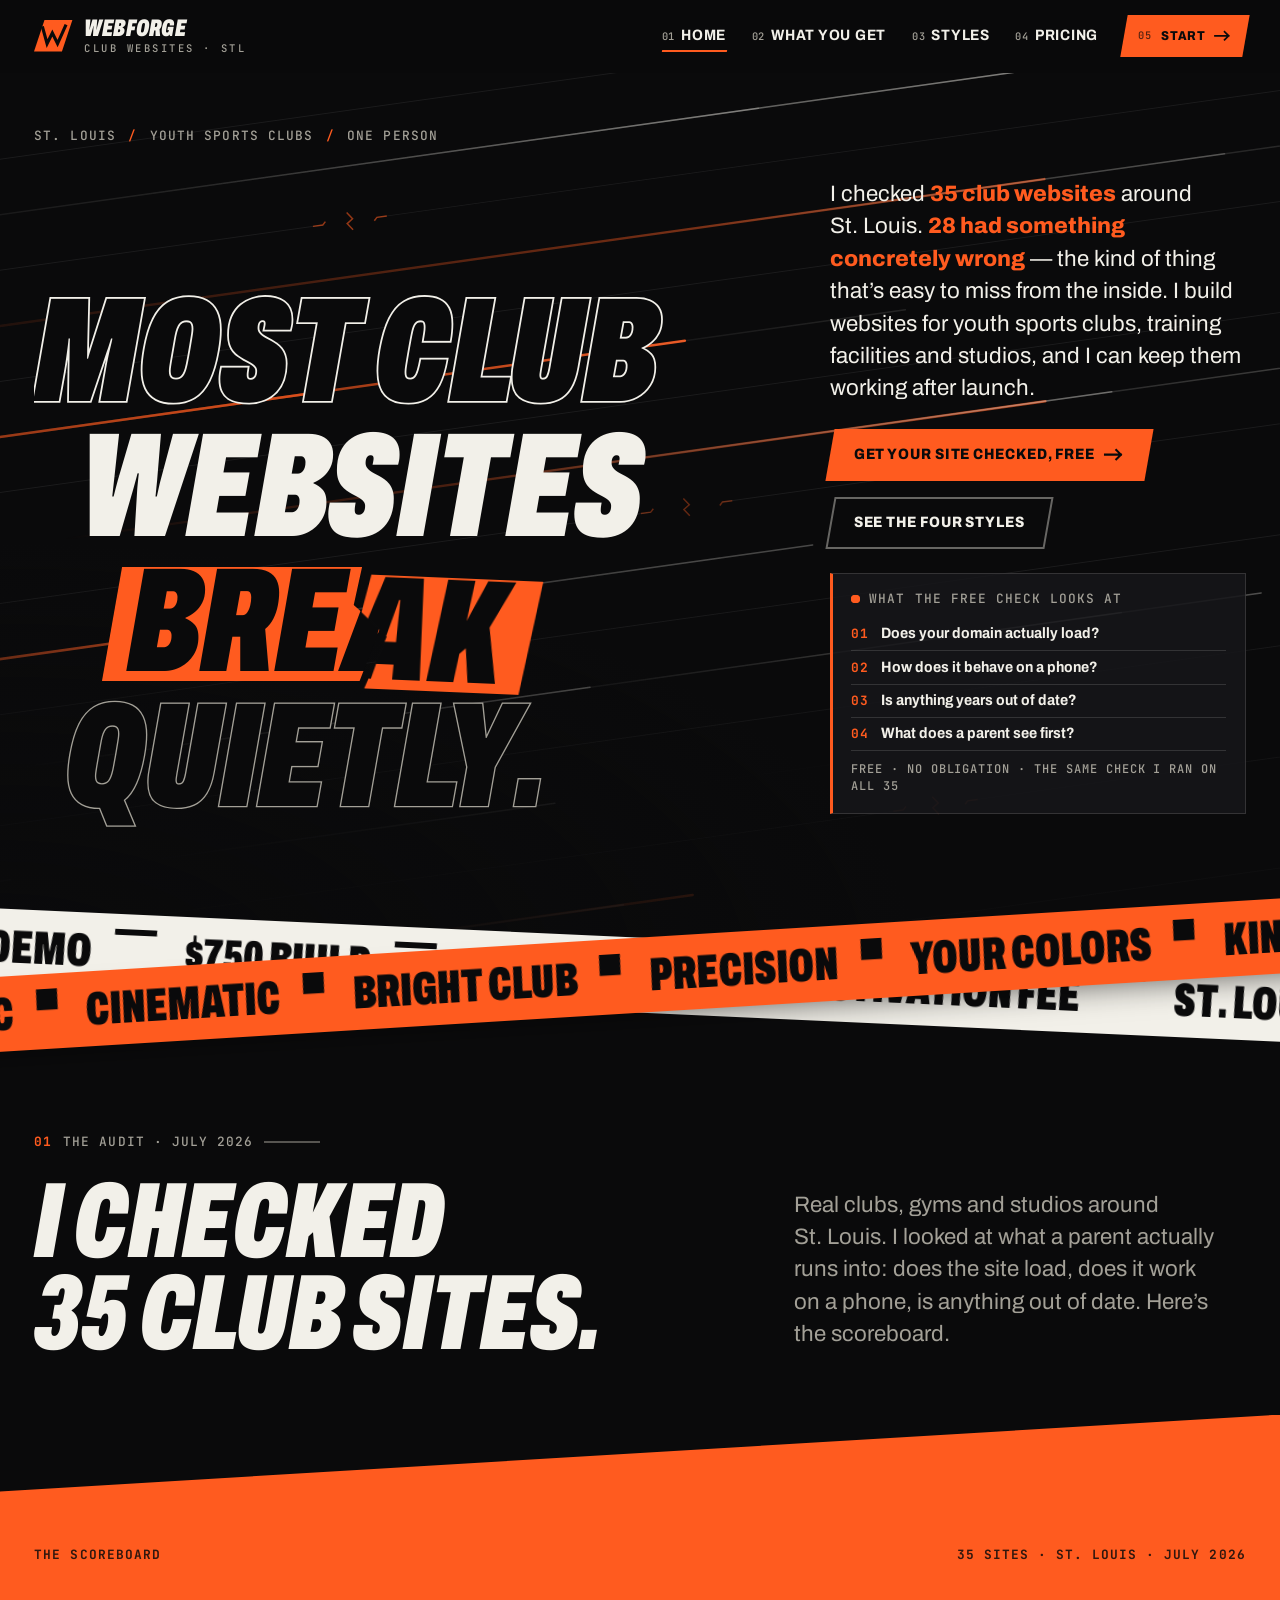
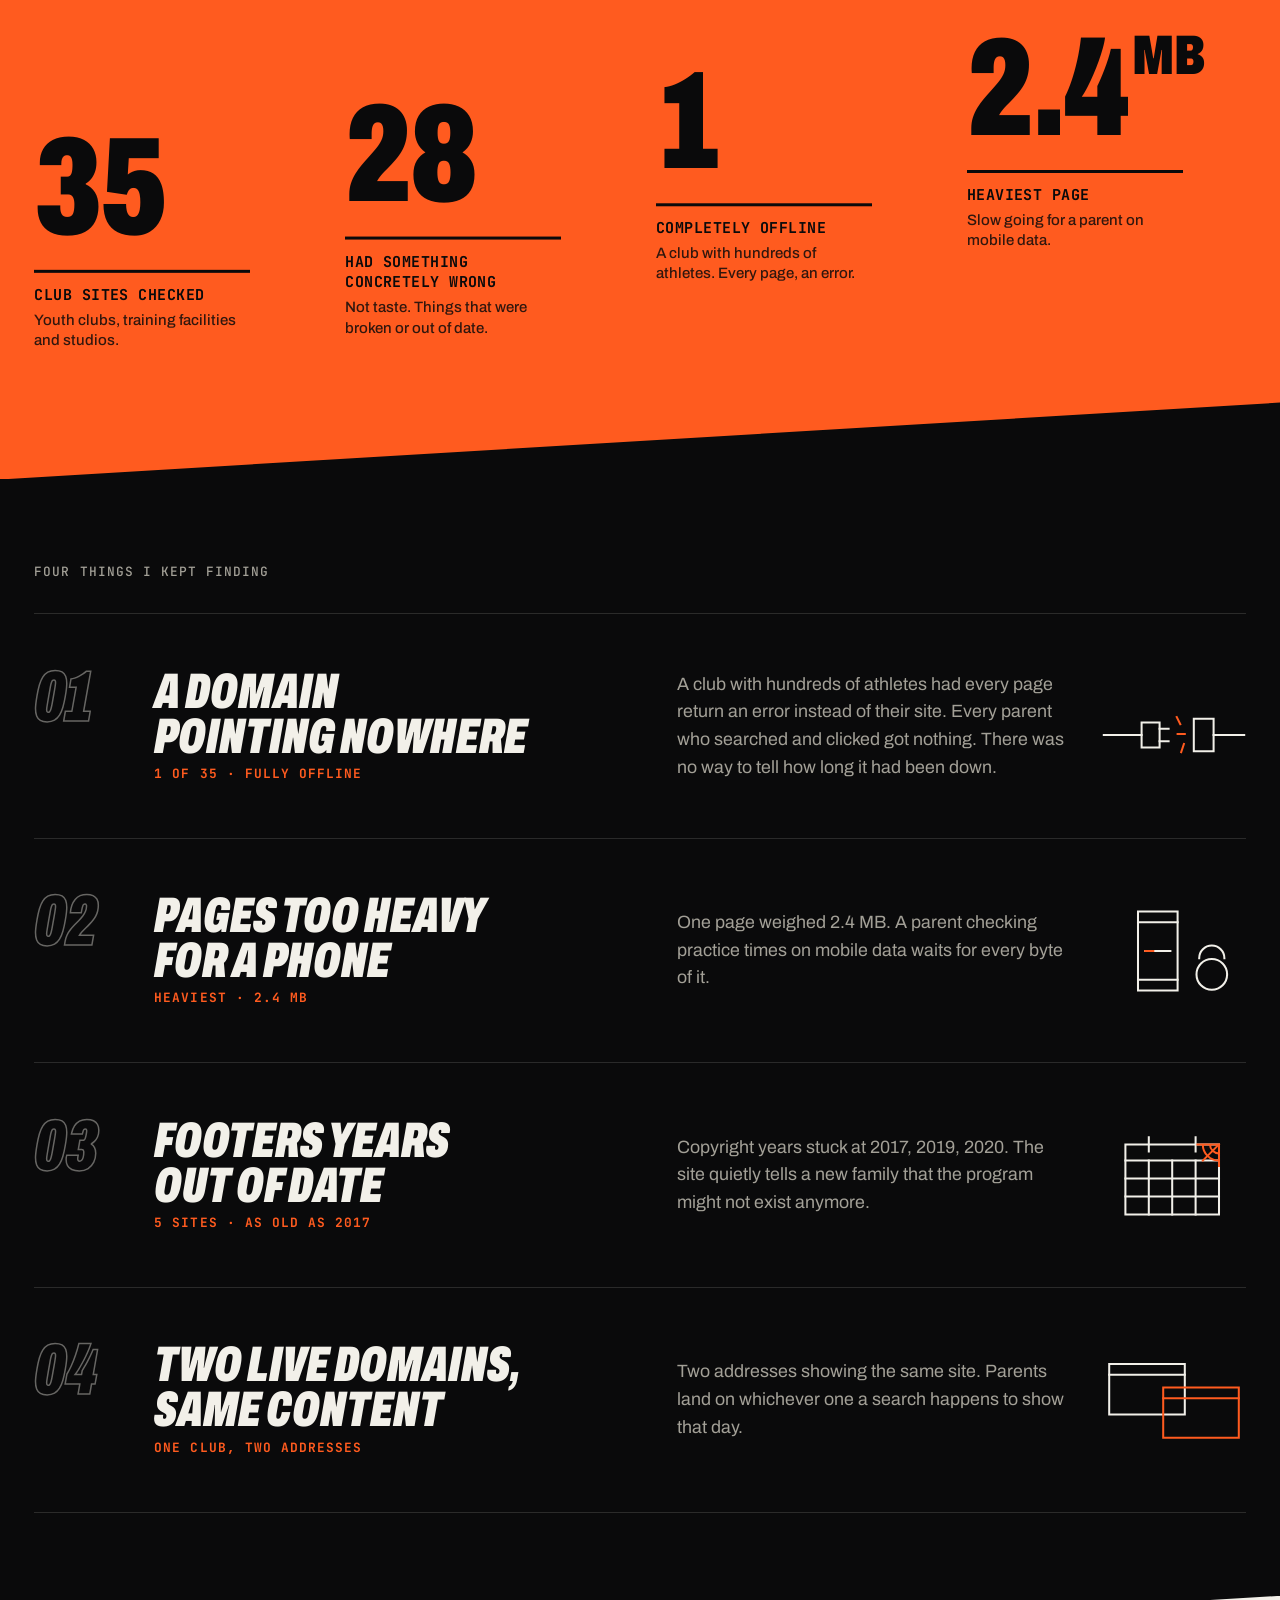
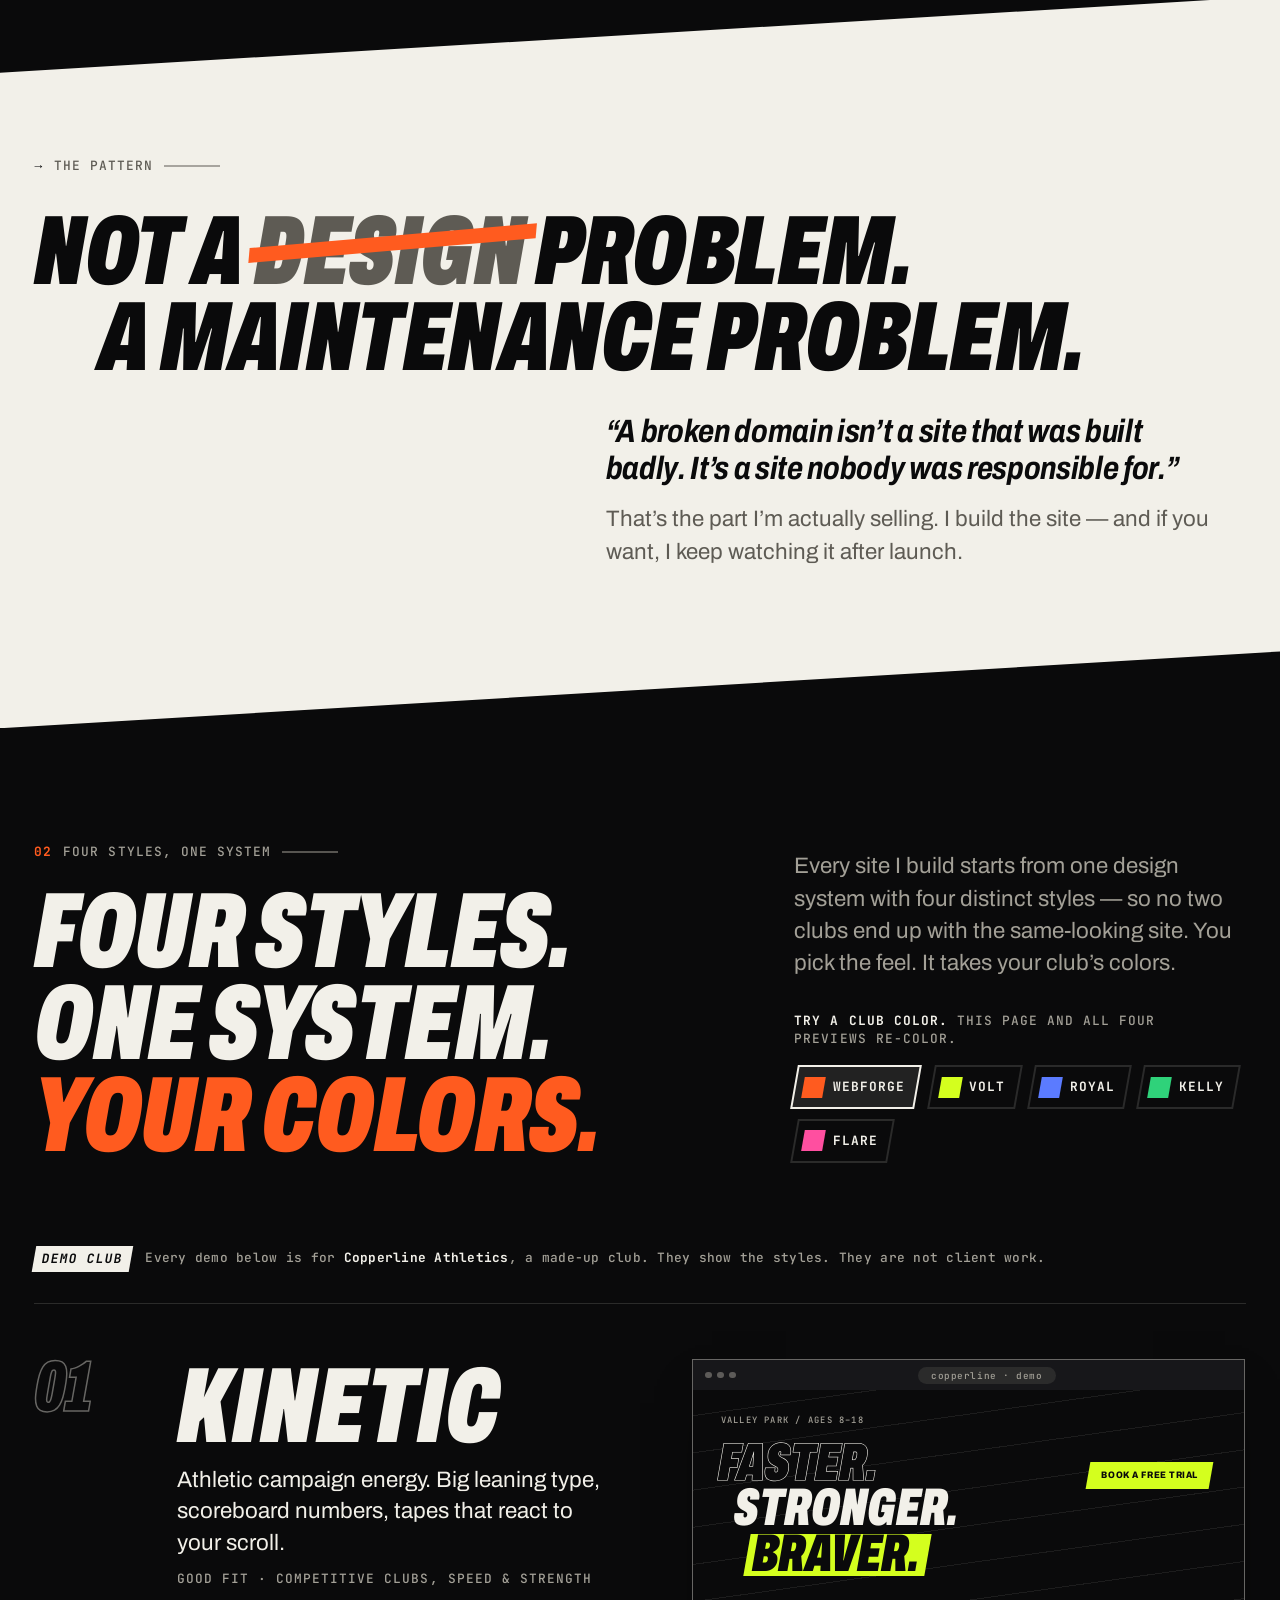
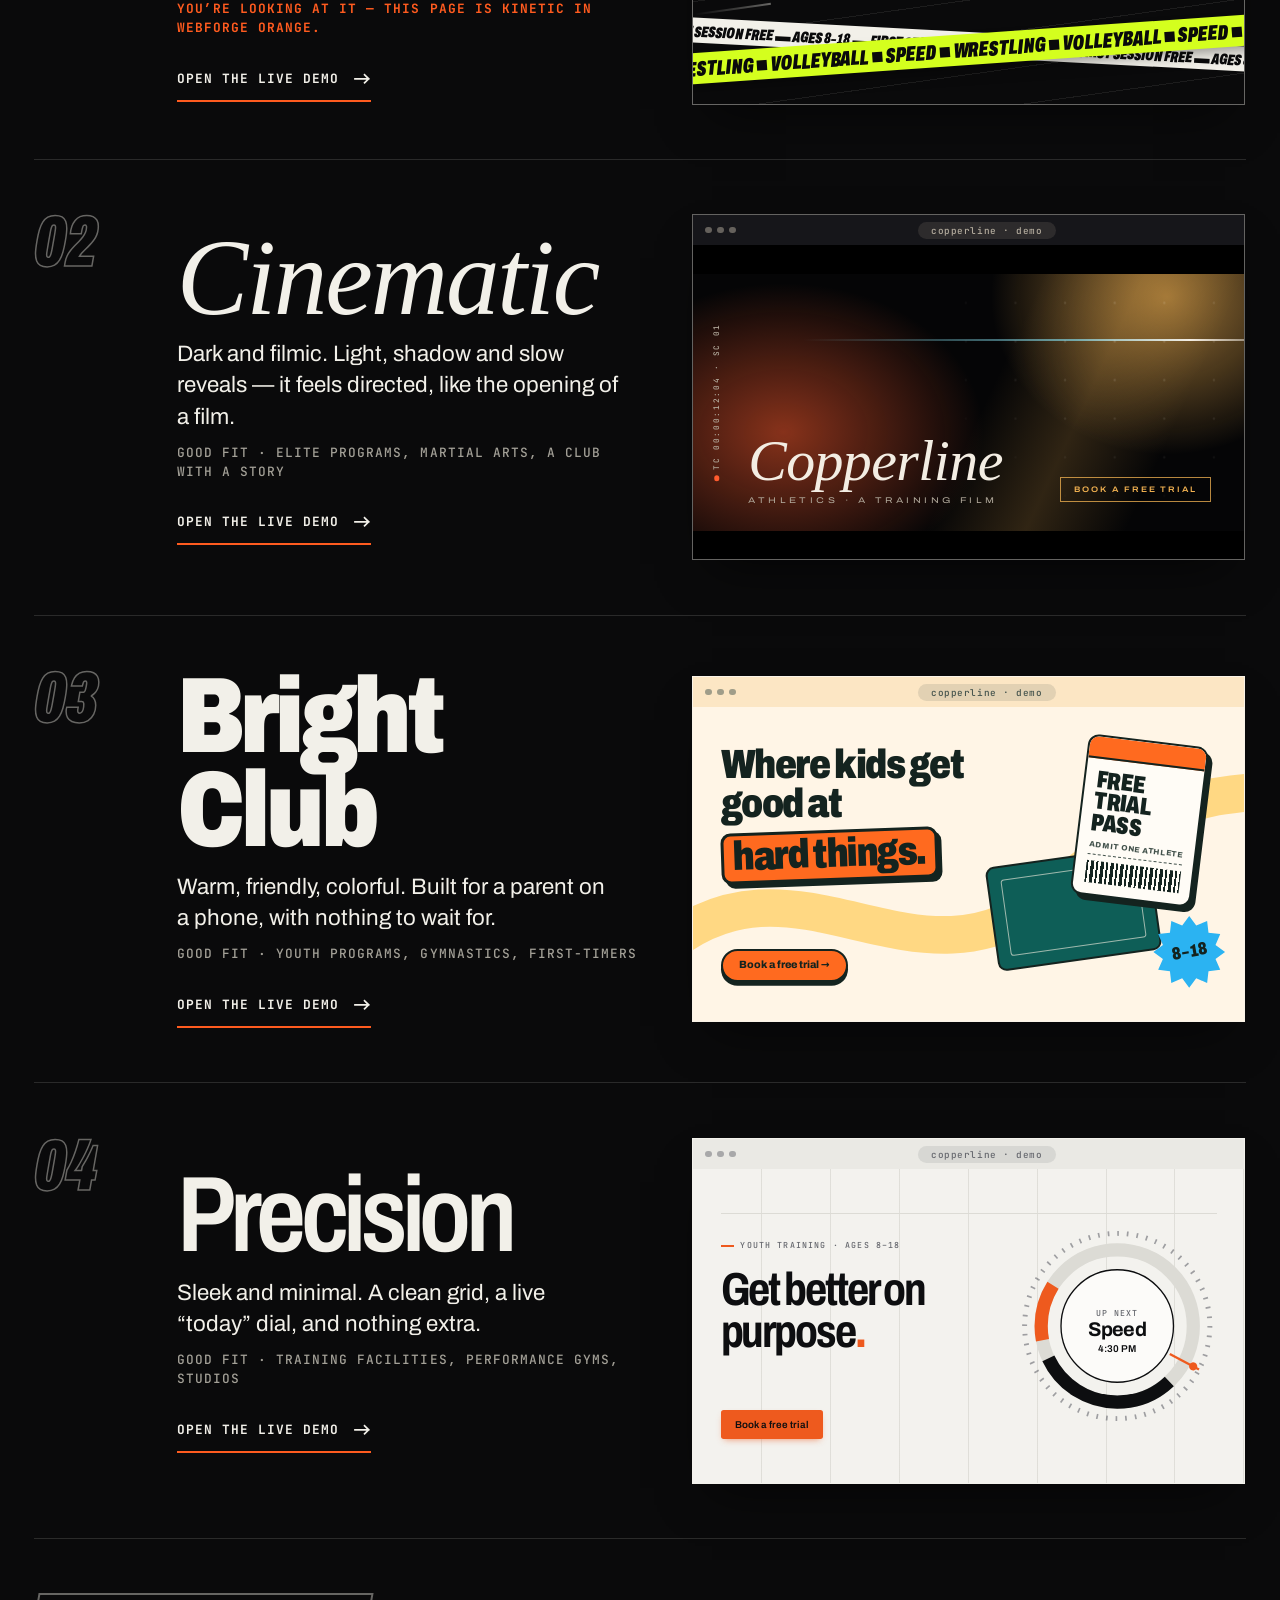
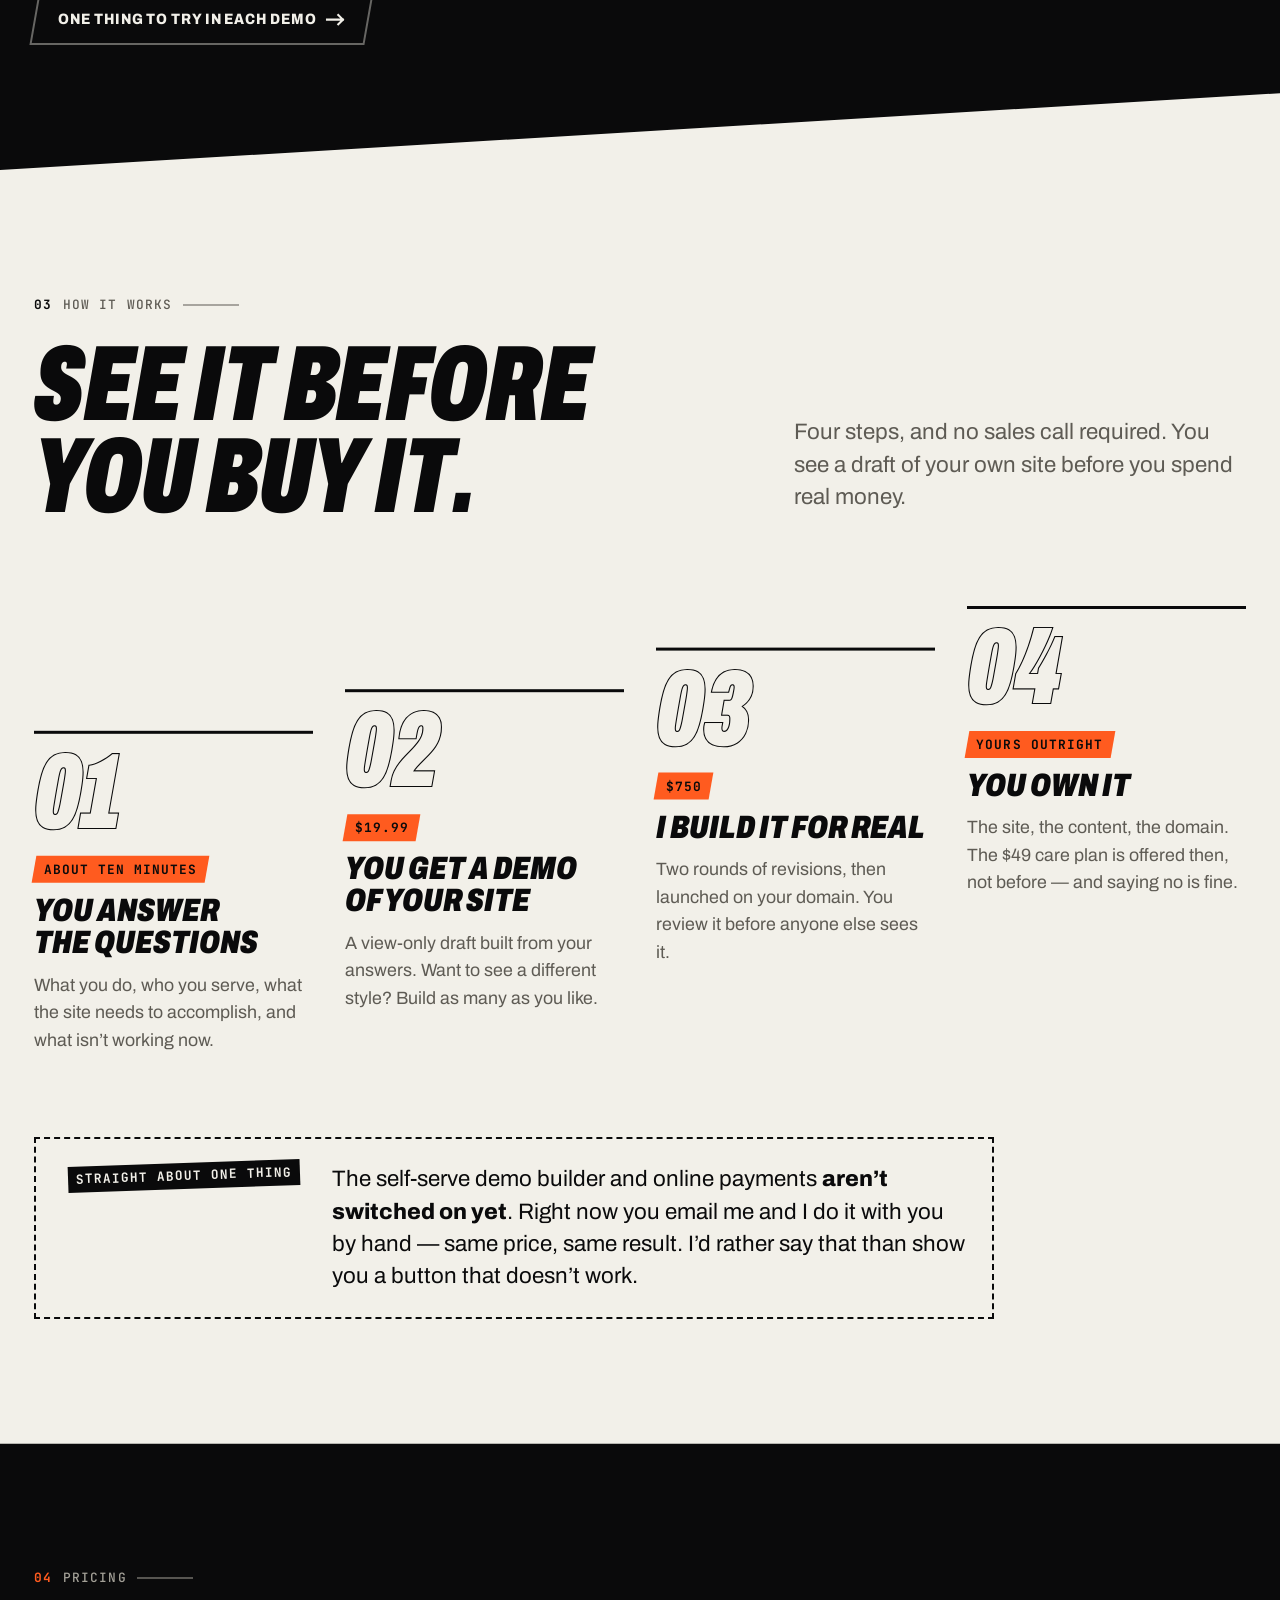
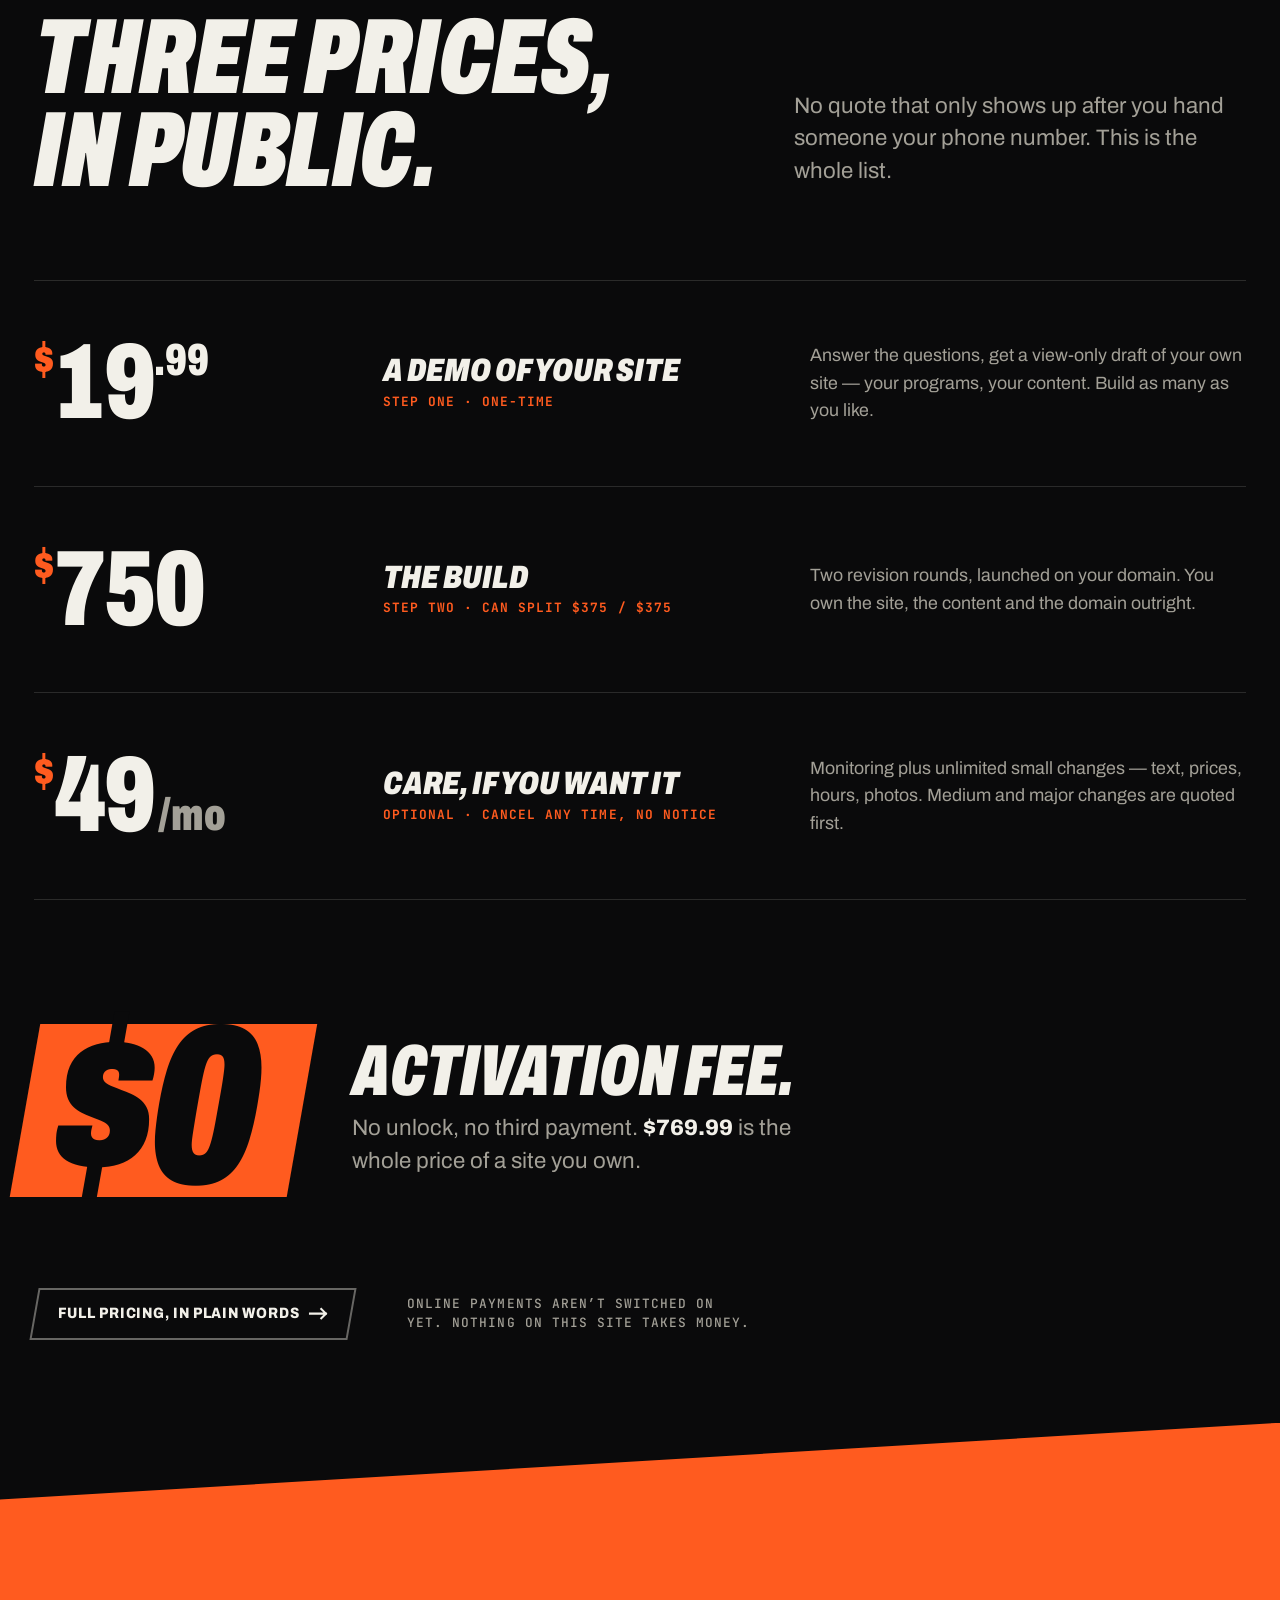
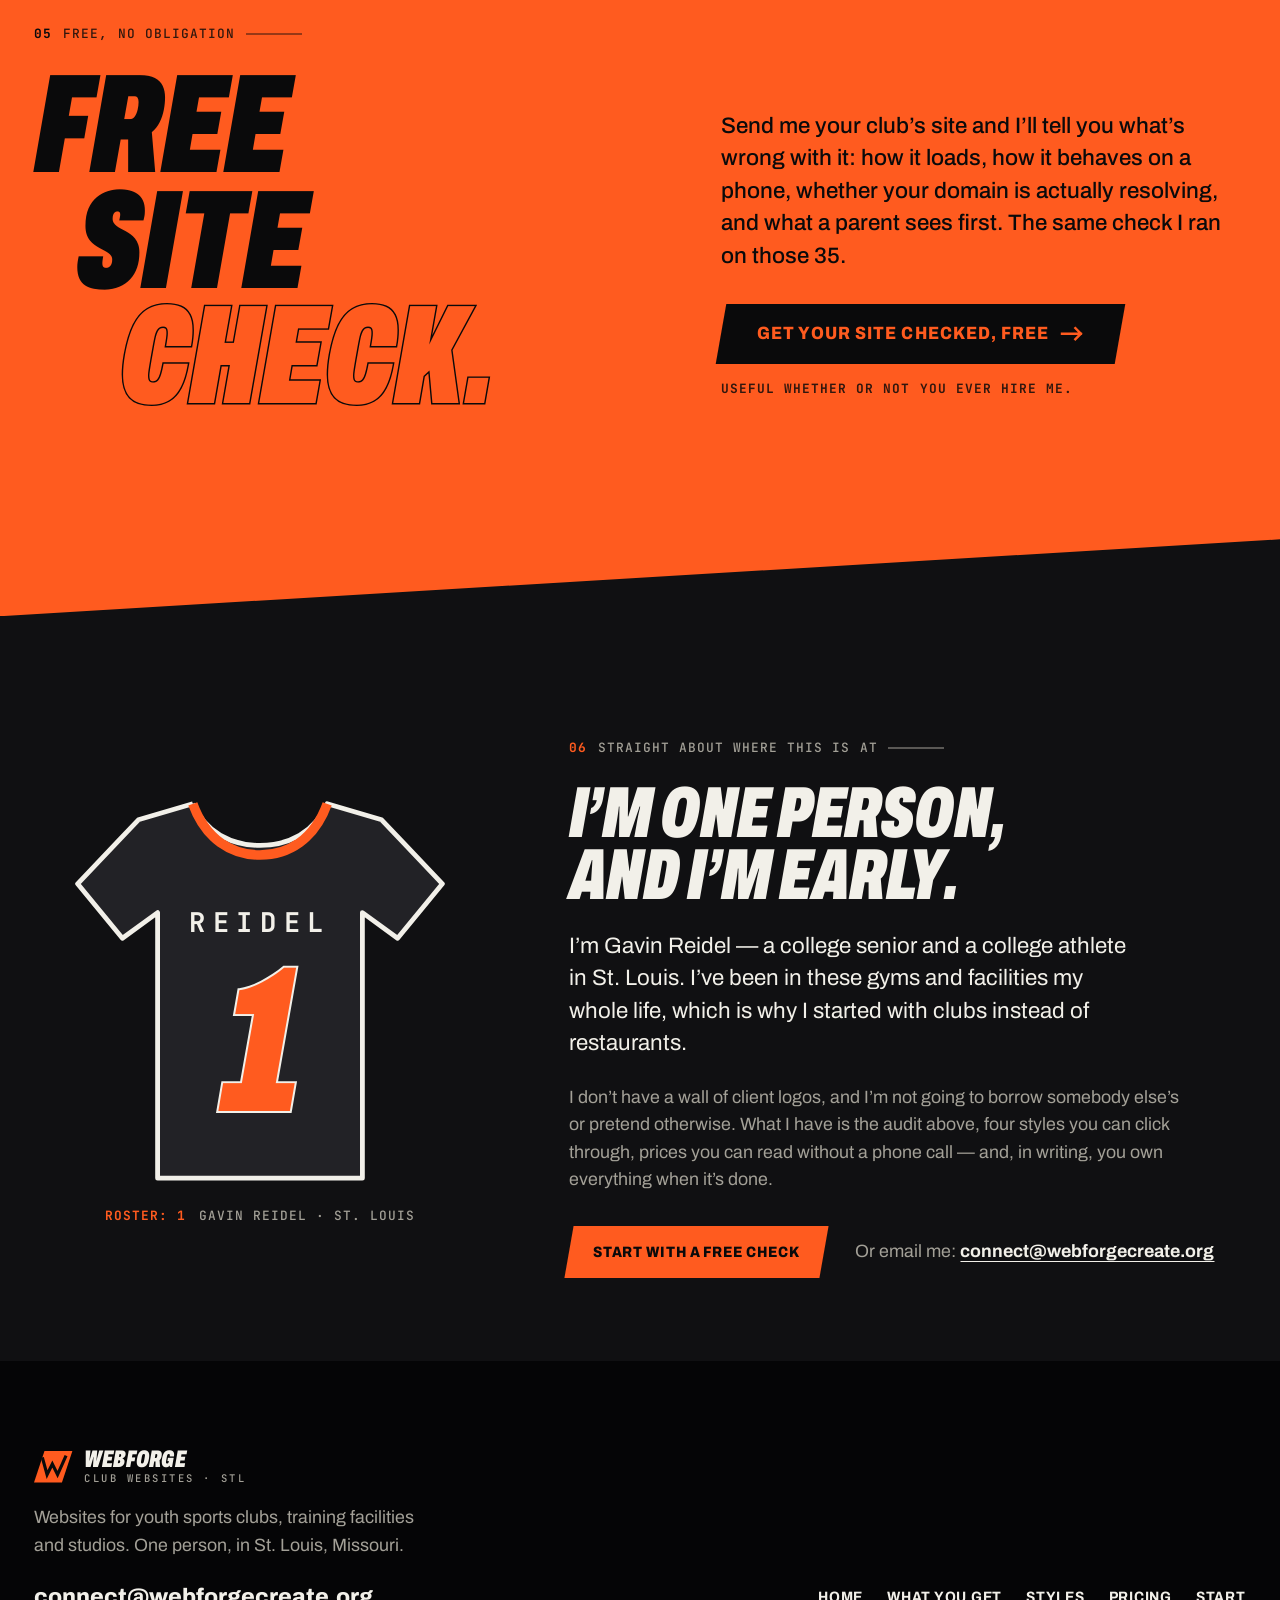
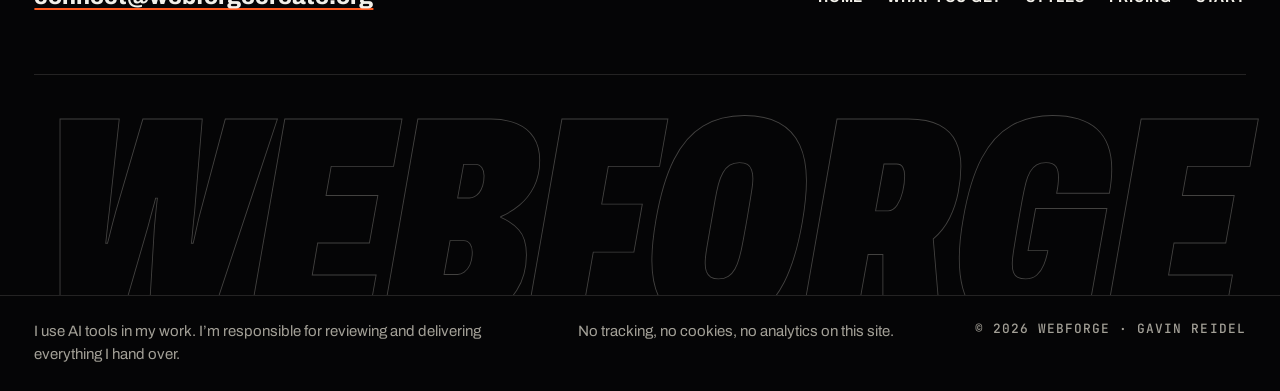
<file: index.html>
<!doctype html>
<html lang="en">
<head>
<meta charset="utf-8">
<meta name="viewport" content="width=device-width, initial-scale=1, viewport-fit=cover">
<title>WebForge — websites for youth sports clubs · St. Louis</title>
<meta name="description" content="I checked 35 club websites around St. Louis and 28 had something concretely wrong. WebForge builds websites for youth sports clubs, training facilities and studios: a $19.99 demo, a $750 build, and you own it outright.">
<meta property="og:title" content="WebForge — most club websites break quietly">
<meta property="og:description" content="35 St. Louis club sites checked, 28 with something wrong. Four site styles, your colors, $0 activation fee.">
<meta property="og:type" content="website">
<meta name="theme-color" content="#0A0A0B">
<!-- ICONS + SHARING · same on every page; only canonical and og:url change per page -->
<link rel="canonical" href="https://webforgecreate.org/">
<meta property="og:url" content="https://webforgecreate.org/">
<link rel="icon" href="favicon.ico" sizes="32x32">
<link rel="icon" href="favicon.svg" type="image/svg+xml">
<link rel="apple-touch-icon" href="apple-touch-icon.png">
<link rel="manifest" href="site.webmanifest">
<meta property="og:site_name" content="WebForge">
<meta property="og:image" content="https://webforgecreate.org/og-image.png">
<meta property="og:image:width" content="1200">
<meta property="og:image:height" content="630">
<meta property="og:image:alt" content="WebForge — Most club websites break quietly. 35 St. Louis club sites checked, 28 had something concretely wrong.">
<meta name="twitter:card" content="summary_large_image">
<!-- HEAD · copy the six lines below into every page (the inline script stops the phone menu flashing open) -->
<script>document.documentElement.classList.add('js')</script>
<link rel="stylesheet" href="fonts/forge.css">
<link rel="stylesheet" href="style.css">
<script src="script.js" defer></script>
</head>
<body>

<a class="skip-link" href="#main">Skip to main content</a>
<div class="scroll-progress" aria-hidden="true"></div>

<!-- ═══════════════════════════════════════════════════════════════════════
     SITE HEADER · copy this block verbatim into every page.
     The ONLY change per page: move aria-current="page" to that page's link.
     (On the Styles link, leave it off — it is a spot on the home page.)
     ═══════════════════════════════════════════════════════════════════════ -->
<header class="site-header surface-ink" data-header>
  <div class="site-header__inner">
    <a class="brand" href="index.html">
      <svg class="brand__mark" viewBox="0 0 44 36" aria-hidden="true" focusable="false"><path class="brand__slab" d="M12 0h32L32 36H0z"/><path class="brand__spark" d="M10 9l5 18 6-12 6 12 9-20"/></svg>
      <span class="brand__word"><span class="brand__name">WebForge</span><span class="brand__sub">Club websites · STL</span></span>
    </a>
    <nav class="nav" aria-label="Main">
      <button class="nav__toggle" type="button" aria-expanded="false" aria-controls="nav-menu"><span class="nav__bars" aria-hidden="true"></span><span data-nav-label>Menu</span></button>
      <ul class="nav__menu" id="nav-menu">
        <li><a href="index.html" aria-current="page"><span class="nav__no" aria-hidden="true">01</span>Home</a></li>
        <li><a href="what-you-get.html"><span class="nav__no" aria-hidden="true">02</span>What you get</a></li>
        <li><a href="index.html#styles"><span class="nav__no" aria-hidden="true">03</span>Styles</a></li>
        <li><a href="pricing.html"><span class="nav__no" aria-hidden="true">04</span>Pricing</a></li>
        <li class="nav__start"><a class="btn btn--accent btn--sm" href="start.html"><span class="nav__no" aria-hidden="true">05</span>Start <svg class="btn__arrow" viewBox="0 0 20 12" aria-hidden="true" focusable="false"><path d="M0 6h17M12 1l5 5-5 5"/></svg></a></li>
      </ul>
    </nav>
  </div>
</header>
<!-- ═══════════════════════════ END SITE HEADER ═══════════════════════════ -->

<main id="main">

  <!-- ═══════════ HERO ═══════════ -->
  <section class="hero surface-ink" id="top" aria-labelledby="hero-title" data-hero>
    <canvas class="hero__lanes" aria-hidden="true"></canvas>
    <div class="wrap hero__grid">
      <p class="hero__meta mono"><span>St. Louis</span><span>Youth sports clubs</span><span>One person</span></p>

      <h1 class="hero__title" id="hero-title">
        <span class="hero__line hero__line--1"><span class="hero__word">Most club</span></span>
        <span class="hero__line hero__line--2"><span class="hero__word">websites</span></span>
        <span class="hero__line hero__line--3"><span class="hero__word"><span class="crack"><span class="crack__a">break</span><span class="crack__b" aria-hidden="true">break</span></span></span></span>
        <span class="hero__line hero__line--4"><span class="hero__word">quietly.</span></span>
      </h1>

      <div class="hero__aside">
        <p class="hero__lede">I checked <strong>35 club websites</strong> around St.&nbsp;Louis. <strong>28 had something concretely wrong</strong> — the kind of thing that’s easy to miss from the inside. I build websites for youth sports clubs, training facilities and studios, and I can keep them working after launch.</p>
        <div class="hero__ctas" data-hero-ctas>
          <a class="btn btn--accent" href="start.html#check">Get your site checked, free <svg class="btn__arrow" viewBox="0 0 20 12" aria-hidden="true" focusable="false"><path d="M0 6h17M12 1l5 5-5 5"/></svg></a>
          <a class="btn btn--ghost" href="#styles">See the four styles</a>
        </div>
        <div class="check-card">
          <p class="check-card__label mono"><span class="ping" aria-hidden="true"></span>What the free check looks at</p>
          <ol class="check-card__list">
            <li><span class="mono" aria-hidden="true">01</span>Does your domain actually load?</li>
            <li><span class="mono" aria-hidden="true">02</span>How does it behave on a phone?</li>
            <li><span class="mono" aria-hidden="true">03</span>Is anything years out of date?</li>
            <li><span class="mono" aria-hidden="true">04</span>What does a parent see first?</li>
          </ol>
          <p class="check-card__foot mono">Free · no obligation · the same check I ran on all 35</p>
          <span class="check-card__scan" aria-hidden="true"></span>
        </div>
      </div>
    </div>
  </section>

  <!-- ═══════════ TAPES ═══════════ -->
  <div class="tapes" aria-hidden="true">
    <div class="tape tape--back surface-chalk"><div class="tape__lean"><div class="tape__track">
      <span>$19.99 demo</span><i></i><span>$750 build</span><i></i><span>You own it</span><i></i><span>$0 activation fee</span><i></i><span>St. Louis</span><i></i><span>$19.99 demo</span><i></i><span>$750 build</span><i></i><span>You own it</span><i></i><span>$0 activation fee</span><i></i><span>St. Louis</span><i></i>
      <span>$19.99 demo</span><i></i><span>$750 build</span><i></i><span>You own it</span><i></i><span>$0 activation fee</span><i></i><span>St. Louis</span><i></i><span>$19.99 demo</span><i></i><span>$750 build</span><i></i><span>You own it</span><i></i><span>$0 activation fee</span><i></i><span>St. Louis</span><i></i>
    </div></div></div>
    <div class="tape tape--front surface-accent"><div class="tape__lean"><div class="tape__track">
      <span>Kinetic</span><i></i><span>Cinematic</span><i></i><span>Bright Club</span><i></i><span>Precision</span><i></i><span>Your colors</span><i></i><span>Kinetic</span><i></i><span>Cinematic</span><i></i><span>Bright Club</span><i></i><span>Precision</span><i></i><span>Your colors</span><i></i>
      <span>Kinetic</span><i></i><span>Cinematic</span><i></i><span>Bright Club</span><i></i><span>Precision</span><i></i><span>Your colors</span><i></i><span>Kinetic</span><i></i><span>Cinematic</span><i></i><span>Bright Club</span><i></i><span>Precision</span><i></i><span>Your colors</span><i></i>
    </div></div></div>
  </div>

  <!-- ═══════════ 01 · THE AUDIT ═══════════ -->
  <section class="audit surface-ink" id="audit" aria-labelledby="audit-title">
    <div class="audit__head">
      <div class="wrap">
        <header class="sec-head sec-head--row">
          <div class="sec-head">
            <p class="sec-index"><b>01</b> The audit · July 2026</p>
            <h2 class="sec-title" id="audit-title" data-reveal>I checked<br>35 club sites.</h2>
          </div>
          <p class="sec-lede" data-reveal style="--i:1">Real clubs, gyms and studios around St.&nbsp;Louis. I looked at what a parent actually runs into: does the site load, does it work on a phone, is anything out of date. Here’s the scoreboard.</p>
        </header>
      </div>
    </div>

    <div class="score surface-accent">
      <div class="wrap">
        <p class="score__eyebrow mono"><span>The scoreboard</span><span>35 sites · St. Louis · July 2026</span></p>
        <ul class="score__list">
          <li class="stat" data-reveal style="--i:0">
            <p class="stat__num"><span data-odometer>35</span></p>
            <p class="stat__label">Club sites checked<span>Youth clubs, training facilities and studios.</span></p>
          </li>
          <li class="stat" data-reveal style="--i:1">
            <p class="stat__num"><span data-odometer>28</span></p>
            <p class="stat__label">Had something concretely wrong<span>Not taste. Things that were broken or out of date.</span></p>
          </li>
          <li class="stat" data-reveal style="--i:2">
            <p class="stat__num"><span data-odometer>1</span></p>
            <p class="stat__label">Completely offline<span>A club with hundreds of athletes. Every page, an error.</span></p>
          </li>
          <li class="stat" data-reveal style="--i:3">
            <p class="stat__num"><span data-odometer>2.4</span><span class="stat__unit">MB</span></p>
            <p class="stat__label">Heaviest page<span>Slow going for a parent on mobile data.</span></p>
          </li>
        </ul>
      </div>
    </div>

    <div class="findings surface-ink">
      <div class="wrap">
        <p class="findings__label mono">Four things I kept finding</p>
        <ol class="lanes">
          <li class="lane" data-reveal>
            <span class="lane__no" aria-hidden="true">01</span>
            <div class="lane__head">
              <h3 class="lane__name">A domain pointing nowhere</h3>
              <p class="lane__tag mono">1 of 35 · fully offline</p>
            </div>
            <div class="lane__body">
              <p class="lane__text">A club with hundreds of athletes had every page return an error instead of their site. Every parent who searched and clicked got nothing. There was no way to tell how long it had been down.</p>
            </div>
            <svg class="lane__art" viewBox="0 0 160 100" aria-hidden="true" focusable="false">
              <path pathLength="1" d="M2 60h42"/>
              <path pathLength="1" d="M44 46h20v28H44z"/>
              <path pathLength="1" d="M64 53h10M64 67h10"/>
              <path pathLength="1" d="M102 42h22v36h-22z"/>
              <path pathLength="1" d="M124 60h34"/>
              <path class="art-spark" pathLength="1" d="M83 40l4 8M91 70l-3 9M84 59h8"/>
            </svg>
          </li>
          <li class="lane" data-reveal>
            <span class="lane__no" aria-hidden="true">02</span>
            <div class="lane__head">
              <h3 class="lane__name">Pages too heavy for a phone</h3>
              <p class="lane__tag mono">Heaviest · 2.4 MB</p>
            </div>
            <div class="lane__body">
              <p class="lane__text">One page weighed 2.4&nbsp;MB. A parent checking practice times on mobile data waits for every byte of it.</p>
            </div>
            <svg class="lane__art" viewBox="0 0 160 100" aria-hidden="true" focusable="false">
              <path pathLength="1" d="M40 6h44v88H40z"/>
              <path pathLength="1" d="M40 18h44M40 82h44"/>
              <path pathLength="1" d="M48 50h28"/>
              <path class="art-load" pathLength="1" d="M48 50h9"/>
              <path pathLength="1" d="M108 58a14 14 0 0 1 28 0"/>
              <circle pathLength="1" cx="122" cy="76" r="17"/>
            </svg>
          </li>
          <li class="lane" data-reveal>
            <span class="lane__no" aria-hidden="true">03</span>
            <div class="lane__head">
              <h3 class="lane__name">Footers years out of date</h3>
              <p class="lane__tag mono">5 sites · as old as 2017</p>
            </div>
            <div class="lane__body">
              <p class="lane__text">Copyright years stuck at 2017, 2019, 2020. The site quietly tells a new family that the program might not exist anymore.</p>
            </div>
            <svg class="lane__art" viewBox="0 0 160 100" aria-hidden="true" focusable="false">
              <path pathLength="1" d="M26 16h104v78H26z"/>
              <path pathLength="1" d="M26 34h104M52 8v16M104 8v16"/>
              <path pathLength="1" d="M26 54h104M26 74h104M52 34v60M78 34v60M104 34v60"/>
              <path class="art-web" pathLength="1" d="M130 16h-24M130 16v24M130 16l-18 18M112 16a18 18 0 0 0 18 18M120 16a10 10 0 0 0 10 10"/>
            </svg>
          </li>
          <li class="lane" data-reveal>
            <span class="lane__no" aria-hidden="true">04</span>
            <div class="lane__head">
              <h3 class="lane__name">Two live domains, same content</h3>
              <p class="lane__tag mono">One club, two addresses</p>
            </div>
            <div class="lane__body">
              <p class="lane__text">Two addresses showing the same site. Parents land on whichever one a search happens to show that day.</p>
            </div>
            <svg class="lane__art" viewBox="0 0 160 100" aria-hidden="true" focusable="false">
              <path pathLength="1" d="M8 10h84v56H8z"/>
              <path pathLength="1" d="M8 22h84"/>
              <path class="art-twin" pathLength="1" d="M68 36h84v56H68z"/>
              <path class="art-twin" pathLength="1" d="M68 48h84"/>
            </svg>
          </li>
        </ol>
      </div>
    </div>

    <div class="thesis surface-chalk">
      <div class="wrap thesis__inner">
        <p class="sec-index"><b>→</b> The pattern</p>
        <h3 class="thesis__title" data-reveal><span class="thesis__row">Not a <s class="strike">design</s> problem.</span> <span class="thesis__row thesis__row--2">A maintenance problem.</span></h3>
        <div class="thesis__body" data-reveal style="--i:1">
          <p class="thesis__quote">“A broken domain isn’t a site that was built badly. It’s a site nobody was responsible for.”</p>
          <p>That’s the part I’m actually selling. I build the site — and if you want, I keep watching it after launch.</p>
        </div>
      </div>
    </div>
  </section>

  <!-- ═══════════ 02 · FOUR STYLES, ONE SYSTEM ═══════════ -->
  <section class="styles surface-ink" id="styles" aria-labelledby="styles-title" data-styles>
    <div class="wrap">
      <header class="sec-head sec-head--row">
        <div class="sec-head">
          <p class="sec-index"><b>02</b> Four styles, one system</p>
          <h2 class="sec-title" id="styles-title" data-reveal>Four styles.<br>One system.<br><span class="hl">Your colors.</span></h2>
        </div>
        <div class="sec-aside" data-reveal style="--i:1">
          <p class="sec-lede">Every site I build starts from one design system with four distinct styles — so no two clubs end up with the same-looking site. You pick the feel. It takes your club’s colors.</p>
          <div class="colorway" role="group" aria-labelledby="cw-label">
            <p class="colorway__label mono" id="cw-label"><b>Try a club color.</b> This page and all four previews re-color.</p>
            <div class="swatches">
              <button type="button" class="swatch" data-colorway-btn="forge" aria-pressed="true"><i aria-hidden="true"></i>WebForge</button>
              <button type="button" class="swatch" data-colorway-btn="volt" aria-pressed="false"><i aria-hidden="true"></i>Volt</button>
              <button type="button" class="swatch" data-colorway-btn="royal" aria-pressed="false"><i aria-hidden="true"></i>Royal</button>
              <button type="button" class="swatch" data-colorway-btn="kelly" aria-pressed="false"><i aria-hidden="true"></i>Kelly</button>
              <button type="button" class="swatch" data-colorway-btn="flare" aria-pressed="false"><i aria-hidden="true"></i>Flare</button>
            </div>
            <p class="sr-only" aria-live="polite" data-colorway-status></p>
          </div>
        </div>
      </header>

      <p class="demo-note mono"><span class="demo-note__flag">Demo club</span><span>Every demo below is for <b>Copperline Athletics</b>, a made-up club. They show the styles. They are not client work.</span></p>

      <ol class="style-lanes">
        <!-- Kinetic -->
        <li class="style-lane" data-style="kinetic" data-reveal>
          <span class="lane__no" aria-hidden="true">01</span>
          <div class="style-lane__body">
            <h3 class="style-lane__name">Kinetic</h3>
            <p class="style-lane__line">Athletic campaign energy. Big leaning type, scoreboard numbers, tapes that react to your scroll.</p>
            <p class="style-lane__fit mono">Good fit · competitive clubs, speed &amp; strength</p>
            <p class="style-lane__here mono">You’re looking at it — this page is Kinetic in <span data-colorway-name>WebForge orange</span>.</p>
            <a class="style-lane__link" href="demos/kinetic/index.html">Open the live demo<span class="sr-only"> of the Kinetic style (fictional club)</span> <svg class="btn__arrow" viewBox="0 0 20 12" aria-hidden="true" focusable="false"><path d="M0 6h17M12 1l5 5-5 5"/></svg></a>
          </div>
          <div class="mini mini--kinetic" aria-hidden="true">
            <div class="mini__bar"><i></i><i></i><i></i><span>copperline · demo</span></div>
            <div class="mini__stage">
              <span class="mk-lines"></span>
              <span class="mk-run mk-run--1"></span><span class="mk-run mk-run--2"></span>
              <p class="mk-meta">Valley Park / Ages 8–18</p>
              <p class="mk-head"><span class="mk-hollow">Faster.</span><span class="mk-solid">Stronger.</span><span class="mk-lit">Braver.</span></p>
              <span class="mk-btn">Book a free trial</span>
              <div class="mk-tape mk-tape--back"><div class="mk-track"><span>First session free ▬ Ages 8–18 ▬ First session free ▬ Ages 8–18 ▬&nbsp;</span><span>First session free ▬ Ages 8–18 ▬ First session free ▬ Ages 8–18 ▬&nbsp;</span></div></div>
              <div class="mk-tape"><div class="mk-track"><span>Wrestling ■ Volleyball ■ Speed ■ Wrestling ■ Volleyball ■ Speed ■&nbsp;</span><span>Wrestling ■ Volleyball ■ Speed ■ Wrestling ■ Volleyball ■ Speed ■&nbsp;</span></div></div>
            </div>
          </div>
        </li>

        <!-- Cinematic -->
        <li class="style-lane" data-style="cinematic" data-reveal>
          <span class="lane__no" aria-hidden="true">02</span>
          <div class="style-lane__body">
            <h3 class="style-lane__name">Cinematic</h3>
            <p class="style-lane__line">Dark and filmic. Light, shadow and slow reveals — it feels directed, like the opening of a film.</p>
            <p class="style-lane__fit mono">Good fit · elite programs, martial arts, a club with a story</p>
            <a class="style-lane__link" href="demos/cinematic/index.html">Open the live demo<span class="sr-only"> of the Cinematic style (fictional club)</span> <svg class="btn__arrow" viewBox="0 0 20 12" aria-hidden="true" focusable="false"><path d="M0 6h17M12 1l5 5-5 5"/></svg></a>
          </div>
          <div class="mini mini--cinematic" aria-hidden="true">
            <div class="mini__bar"><i></i><i></i><i></i><span>copperline · demo</span></div>
            <div class="mini__stage">
              <span class="mc-light"></span>
              <span class="mc-flare"></span>
              <span class="mc-dust"></span>
              <p class="mc-tc"><b></b>TC 00:00:12:04 · SC 01</p>
              <p class="mc-title"><em>Copperline</em><span>Athletics · a training film</span></p>
              <span class="mc-btn">Book a free trial</span>
              <span class="mc-bars"></span>
            </div>
          </div>
        </li>

        <!-- Bright Club -->
        <li class="style-lane" data-style="brightclub" data-reveal>
          <span class="lane__no" aria-hidden="true">03</span>
          <div class="style-lane__body">
            <h3 class="style-lane__name">Bright Club</h3>
            <p class="style-lane__line">Warm, friendly, colorful. Built for a parent on a phone, with nothing to wait for.</p>
            <p class="style-lane__fit mono">Good fit · youth programs, gymnastics, first-timers</p>
            <a class="style-lane__link" href="demos/brightclub/index.html">Open the live demo<span class="sr-only"> of the Bright Club style (fictional club)</span> <svg class="btn__arrow" viewBox="0 0 20 12" aria-hidden="true" focusable="false"><path d="M0 6h17M12 1l5 5-5 5"/></svg></a>
          </div>
          <div class="mini mini--bright" aria-hidden="true">
            <div class="mini__bar"><i></i><i></i><i></i><span>copperline · demo</span></div>
            <div class="mini__stage">
              <svg class="mb-wave" viewBox="0 0 160 100" preserveAspectRatio="none"><path d="M-10 78C30 40 64 96 104 60s44-30 66-34"/></svg>
              <p class="mb-head">Where kids get good at <span class="mb-sticker">hard things.</span></p>
              <span class="mb-btn">Book a free trial →</span>
              <span class="mb-court"></span>
              <span class="mb-ticket"><b>Free trial pass</b><span>Admit one athlete</span><i></i></span>
              <span class="mb-burst"><b>8–18</b></span>
            </div>
          </div>
        </li>

        <!-- Precision -->
        <li class="style-lane" data-style="precision" data-reveal>
          <span class="lane__no" aria-hidden="true">04</span>
          <div class="style-lane__body">
            <h3 class="style-lane__name">Precision</h3>
            <p class="style-lane__line">Sleek and minimal. A clean grid, a live “today” dial, and nothing extra.</p>
            <p class="style-lane__fit mono">Good fit · training facilities, performance gyms, studios</p>
            <a class="style-lane__link" href="demos/precision/index.html">Open the live demo<span class="sr-only"> of the Precision style (fictional club)</span> <svg class="btn__arrow" viewBox="0 0 20 12" aria-hidden="true" focusable="false"><path d="M0 6h17M12 1l5 5-5 5"/></svg></a>
          </div>
          <div class="mini mini--precision" aria-hidden="true">
            <div class="mini__bar"><i></i><i></i><i></i><span>copperline · demo</span></div>
            <div class="mini__stage">
              <span class="mp-grid"></span>
              <p class="mp-meta">Youth training · ages 8–18</p>
              <p class="mp-head">Get better on purpose<b>.</b></p>
              <span class="mp-btn">Book a free trial</span>
              <svg class="mp-dial" viewBox="0 0 120 120">
                <circle class="mp-ticks" cx="60" cy="60" r="56" pathLength="120"/>
                <circle class="mp-track" cx="60" cy="60" r="46"/>
                <circle class="mp-arc mp-arc--ink" cx="60" cy="60" r="46" pathLength="100"/>
                <circle class="mp-arc mp-arc--hot" cx="60" cy="60" r="46" pathLength="100"/>
                <circle class="mp-face" cx="60" cy="60" r="34"/>
                <text class="mp-t1" x="60" y="54">UP NEXT</text>
                <text class="mp-t2" x="60" y="66">Speed</text>
                <text class="mp-t3" x="60" y="76">4:30 PM</text>
                <g class="mp-needle"><path d="M60 4v20"/><circle cx="60" cy="8" r="2.5"/></g>
              </svg>
            </div>
          </div>
        </li>
      </ol>

      <div class="pricing__foot">
        <a class="btn btn--ghost" href="work.html#try">One thing to try in each demo <svg class="btn__arrow" viewBox="0 0 20 12" aria-hidden="true" focusable="false"><path d="M0 6h17M12 1l5 5-5 5"/></svg></a>
      </div>
    </div>
  </section>

  <!-- ═══════════ 03 · HOW IT WORKS ═══════════ -->
  <section class="how surface-chalk" id="how" aria-labelledby="how-title">
    <div class="wrap">
      <header class="sec-head sec-head--row">
        <div class="sec-head">
          <p class="sec-index"><b>03</b> How it works</p>
          <h2 class="sec-title" id="how-title" data-reveal>See it before<br>you buy it.</h2>
        </div>
        <p class="sec-lede" data-reveal style="--i:1">Four steps, and no sales call required. You see a draft of your own site before you spend real money.</p>
      </header>

      <ol class="steps">
        <li class="step" data-reveal style="--i:0">
          <span class="step__no" aria-hidden="true">01</span>
          <p class="step__tag mono">About ten minutes</p>
          <h3 class="step__title">You answer the questions</h3>
          <p class="step__text">What you do, who you serve, what the site needs to accomplish, and what isn’t working now.</p>
        </li>
        <li class="step" data-reveal style="--i:1">
          <span class="step__no" aria-hidden="true">02</span>
          <p class="step__tag mono">$19.99</p>
          <h3 class="step__title">You get a demo of your site</h3>
          <p class="step__text">A view-only draft built from your answers. Want to see a different style? Build as many as you like.</p>
        </li>
        <li class="step" data-reveal style="--i:2">
          <span class="step__no" aria-hidden="true">03</span>
          <p class="step__tag mono">$750</p>
          <h3 class="step__title">I build it for real</h3>
          <p class="step__text">Two rounds of revisions, then launched on your domain. You review it before anyone else sees it.</p>
        </li>
        <li class="step" data-reveal style="--i:3">
          <span class="step__no" aria-hidden="true">04</span>
          <p class="step__tag mono">Yours outright</p>
          <h3 class="step__title">You own it</h3>
          <p class="step__text">The site, the content, the domain. The $49 care plan is offered then, not before — and saying no is fine.</p>
        </li>
      </ol>

      <div class="heads-up" role="note">
        <p class="heads-up__stamp mono">Straight about one thing</p>
        <p class="heads-up__text">The self-serve demo builder and online payments <strong>aren’t switched on yet</strong>. Right now you email me and I do it with you by hand — same price, same result. I’d rather say that than show you a button that doesn’t work.</p>
      </div>
    </div>
  </section>

  <!-- ═══════════ 04 · PRICING ═══════════ -->
  <section class="pricing surface-ink" id="pricing" aria-labelledby="pricing-title">
    <div class="wrap">
      <header class="sec-head sec-head--row">
        <div class="sec-head">
          <p class="sec-index"><b>04</b> Pricing</p>
          <h2 class="sec-title" id="pricing-title" data-reveal>Three prices,<br>in public.</h2>
        </div>
        <p class="sec-lede" data-reveal style="--i:1">No quote that only shows up after you hand someone your phone number. This is the whole list.</p>
      </header>

      <ol class="prices">
        <li class="price" data-reveal>
          <p class="price__amt"><span class="price__cur">$</span>19<span class="price__cents">.99</span></p>
          <div class="price__head">
            <h3 class="price__name">A demo of your site</h3>
            <p class="price__when mono">Step one · one-time</p>
          </div>
          <p class="price__text">Answer the questions, get a view-only draft of your own site — your programs, your content. Build as many as you like.</p>
        </li>
        <li class="price" data-reveal>
          <p class="price__amt"><span class="price__cur">$</span>750</p>
          <div class="price__head">
            <h3 class="price__name">The build</h3>
            <p class="price__when mono">Step two · can split $375 / $375</p>
          </div>
          <p class="price__text">Two revision rounds, launched on your domain. You own the site, the content and the domain outright.</p>
        </li>
        <li class="price" data-reveal>
          <p class="price__amt"><span class="price__cur">$</span>49<span class="price__per">/mo</span></p>
          <div class="price__head">
            <h3 class="price__name">Care, if you want it</h3>
            <p class="price__when mono">Optional · cancel any time, no notice</p>
          </div>
          <p class="price__text">Monitoring plus unlimited small changes — text, prices, hours, photos. Medium and major changes are quoted first.</p>
        </li>
      </ol>

      <div class="zero" data-reveal>
        <p class="zero__num"><span class="zero__lit">$0</span></p>
        <div class="zero__body">
          <p class="zero__title">Activation fee.</p>
          <p class="zero__text">No unlock, no third payment. <strong>$769.99</strong> is the whole price of a site you own.</p>
        </div>
      </div>

      <div class="pricing__foot">
        <a class="btn btn--ghost" href="pricing.html">Full pricing, in plain words <svg class="btn__arrow" viewBox="0 0 20 12" aria-hidden="true" focusable="false"><path d="M0 6h17M12 1l5 5-5 5"/></svg></a>
        <p class="pricing__note mono">Online payments aren’t switched on yet. Nothing on this site takes money.</p>
      </div>
    </div>
  </section>

  <!-- ═══════════ 05 · FREE CHECK ═══════════ -->
  <section class="cta-band surface-accent" id="check" aria-labelledby="check-title">
    <div class="wrap">
      <p class="sec-index"><b>05</b> Free, no obligation</p>
      <h2 class="cta-band__title" id="check-title"><span class="cta-band__row">Free</span> <span class="cta-band__row cta-band__row--2">site</span> <span class="cta-band__row cta-band__row--3">check.</span></h2>
      <div class="cta-band__grid">
        <p class="cta-band__lede">Send me your club’s site and I’ll tell you what’s wrong with it: how it loads, how it behaves on a phone, whether your domain is actually resolving, and what a parent sees first. The same check I ran on those 35.</p>
        <div class="cta-band__act">
          <a class="btn btn--accent btn--lg" href="start.html#check">Get your site checked, free <svg class="btn__arrow" viewBox="0 0 20 12" aria-hidden="true" focusable="false"><path d="M0 6h17M12 1l5 5-5 5"/></svg></a>
          <p class="cta-band__note mono">Useful whether or not you ever hire me.</p>
        </div>
      </div>
    </div>
  </section>

  <!-- ═══════════ 06 · FOUNDER ═══════════ -->
  <section class="founder surface-ink-2" id="founder" aria-labelledby="founder-title">
    <div class="wrap founder__grid">
      <figure class="jersey" data-reveal>
        <svg class="jersey__svg" viewBox="0 0 240 250" aria-hidden="true" focusable="false">
          <path class="jersey__body" pathLength="1" d="M78 8 44 18 6 58l28 34 22-16v166h128V76l22 16 28-34-38-40-34-10c-8 18-24 26-42 26S86 26 78 8z"/>
          <path class="jersey__trim" pathLength="1" d="M78 8c8 22 24 32 42 32s34-10 42-32"/>
          <text class="jersey__name" x="120" y="88">REIDEL</text>
          <text class="jersey__no" x="122" y="200">1</text>
        </svg>
        <figcaption class="jersey__cap mono"><b>Roster: 1</b> Gavin Reidel · St. Louis</figcaption>
      </figure>
      <div class="founder__body">
        <p class="sec-index"><b>06</b> Straight about where this is at</p>
        <h2 class="sec-title founder__title" id="founder-title" data-reveal>I’m one person, and I’m early.</h2>
        <p class="founder__lede" data-reveal style="--i:1">I’m Gavin Reidel — a college senior and a college athlete in St.&nbsp;Louis. I’ve been in these gyms and facilities my whole life, which is why I started with clubs instead of restaurants.</p>
        <p class="founder__text" data-reveal style="--i:2">I don’t have a wall of client logos, and I’m not going to borrow somebody else’s or pretend otherwise. What I have is the audit above, four styles you can click through, prices you can read without a phone call — and, in writing, you own everything when it’s done.</p>
        <div class="founder__ctas">
          <a class="btn btn--accent" href="start.html#check">Start with a free check</a>
          <p class="founder__mail">Or email me: <a href="mailto:connect@webforgecreate.org">connect@webforgecreate.org</a></p>
        </div>
      </div>
    </div>
  </section>

</main>

<!-- ═══════════════════════════════════════════════════════════════════════
     SITE FOOTER · copy this block verbatim into every page. No changes.
     The two honesty lines (AI use, no tracking) must stay word for word.
     ═══════════════════════════════════════════════════════════════════════ -->
<footer class="site-footer surface-deep">
  <div class="wrap">
    <div class="footer__top">
      <div class="footer__brand">
        <a class="brand" href="index.html">
          <svg class="brand__mark" viewBox="0 0 44 36" aria-hidden="true" focusable="false"><path class="brand__slab" d="M12 0h32L32 36H0z"/><path class="brand__spark" d="M10 9l5 18 6-12 6 12 9-20"/></svg>
          <span class="brand__word"><span class="brand__name">WebForge</span><span class="brand__sub">Club websites · STL</span></span>
        </a>
        <p class="footer__line">Websites for youth sports clubs, training facilities and studios. One person, in St.&nbsp;Louis, Missouri.</p>
        <p class="footer__mail"><a href="mailto:connect@webforgecreate.org">connect@webforgecreate.org</a></p>
      </div>
      <nav class="footer__nav" aria-label="Footer">
        <a href="index.html">Home</a>
        <a href="what-you-get.html">What you get</a>
        <a href="index.html#styles">Styles</a>
        <a href="pricing.html">Pricing</a>
        <a href="start.html">Start</a>
      </nav>
    </div>
    <p class="footer__word" aria-hidden="true">WebForge</p>
  </div>
  <div class="footer__meta">
    <div class="wrap footer__meta-inner">
      <p>I use AI tools in my work. I’m responsible for reviewing and delivering everything I hand over.</p>
      <p>No tracking, no cookies, no analytics on this site.</p>
      <p class="mono">© 2026 WebForge · Gavin Reidel</p>
    </div>
  </div>
</footer>
<!-- ═══════════════════════════ END SITE FOOTER ═══════════════════════════ -->

<!-- Phone action bar · optional per page; shows once the hero buttons scroll away -->
<div class="action-bar surface-ink" data-action-bar>
  <a class="btn btn--ghost" href="index.html#styles">Styles</a>
  <a class="btn btn--accent" href="start.html#check">Free site check</a>
</div>

</body>
</html>
</file>
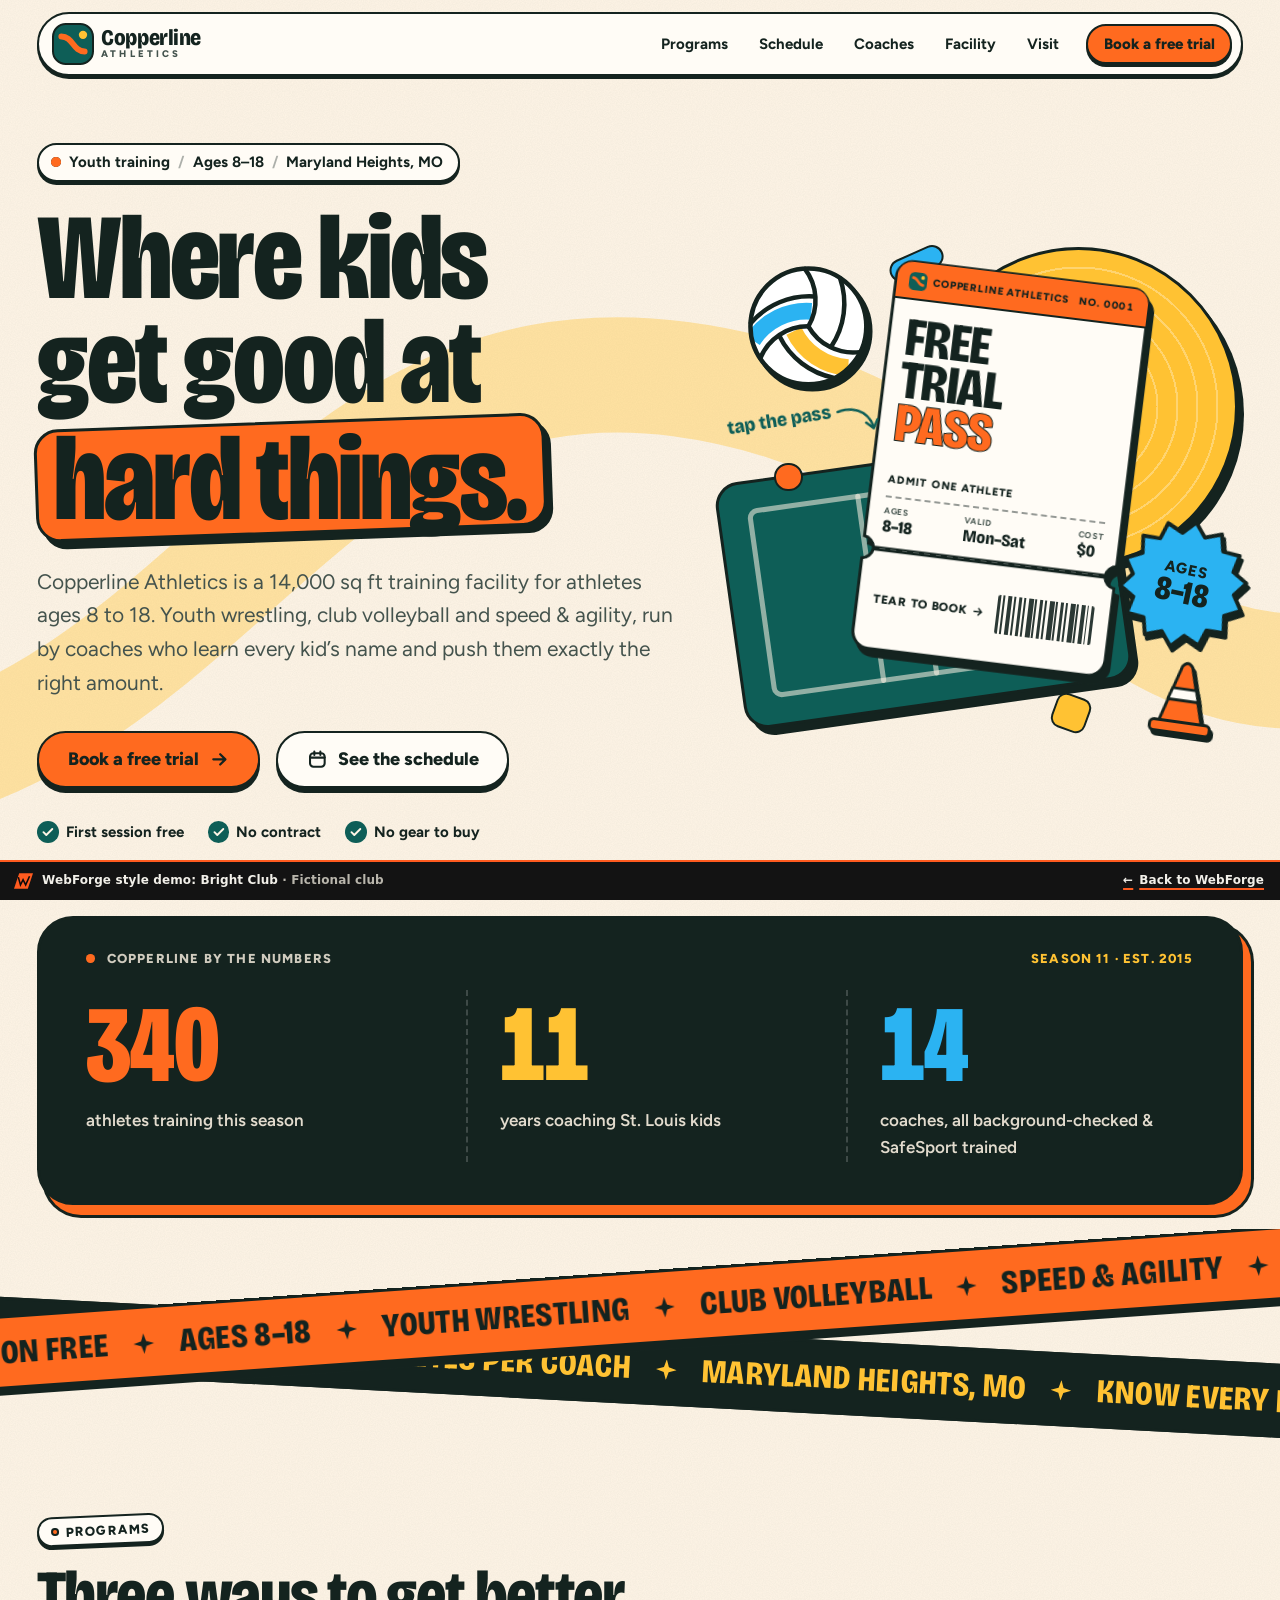
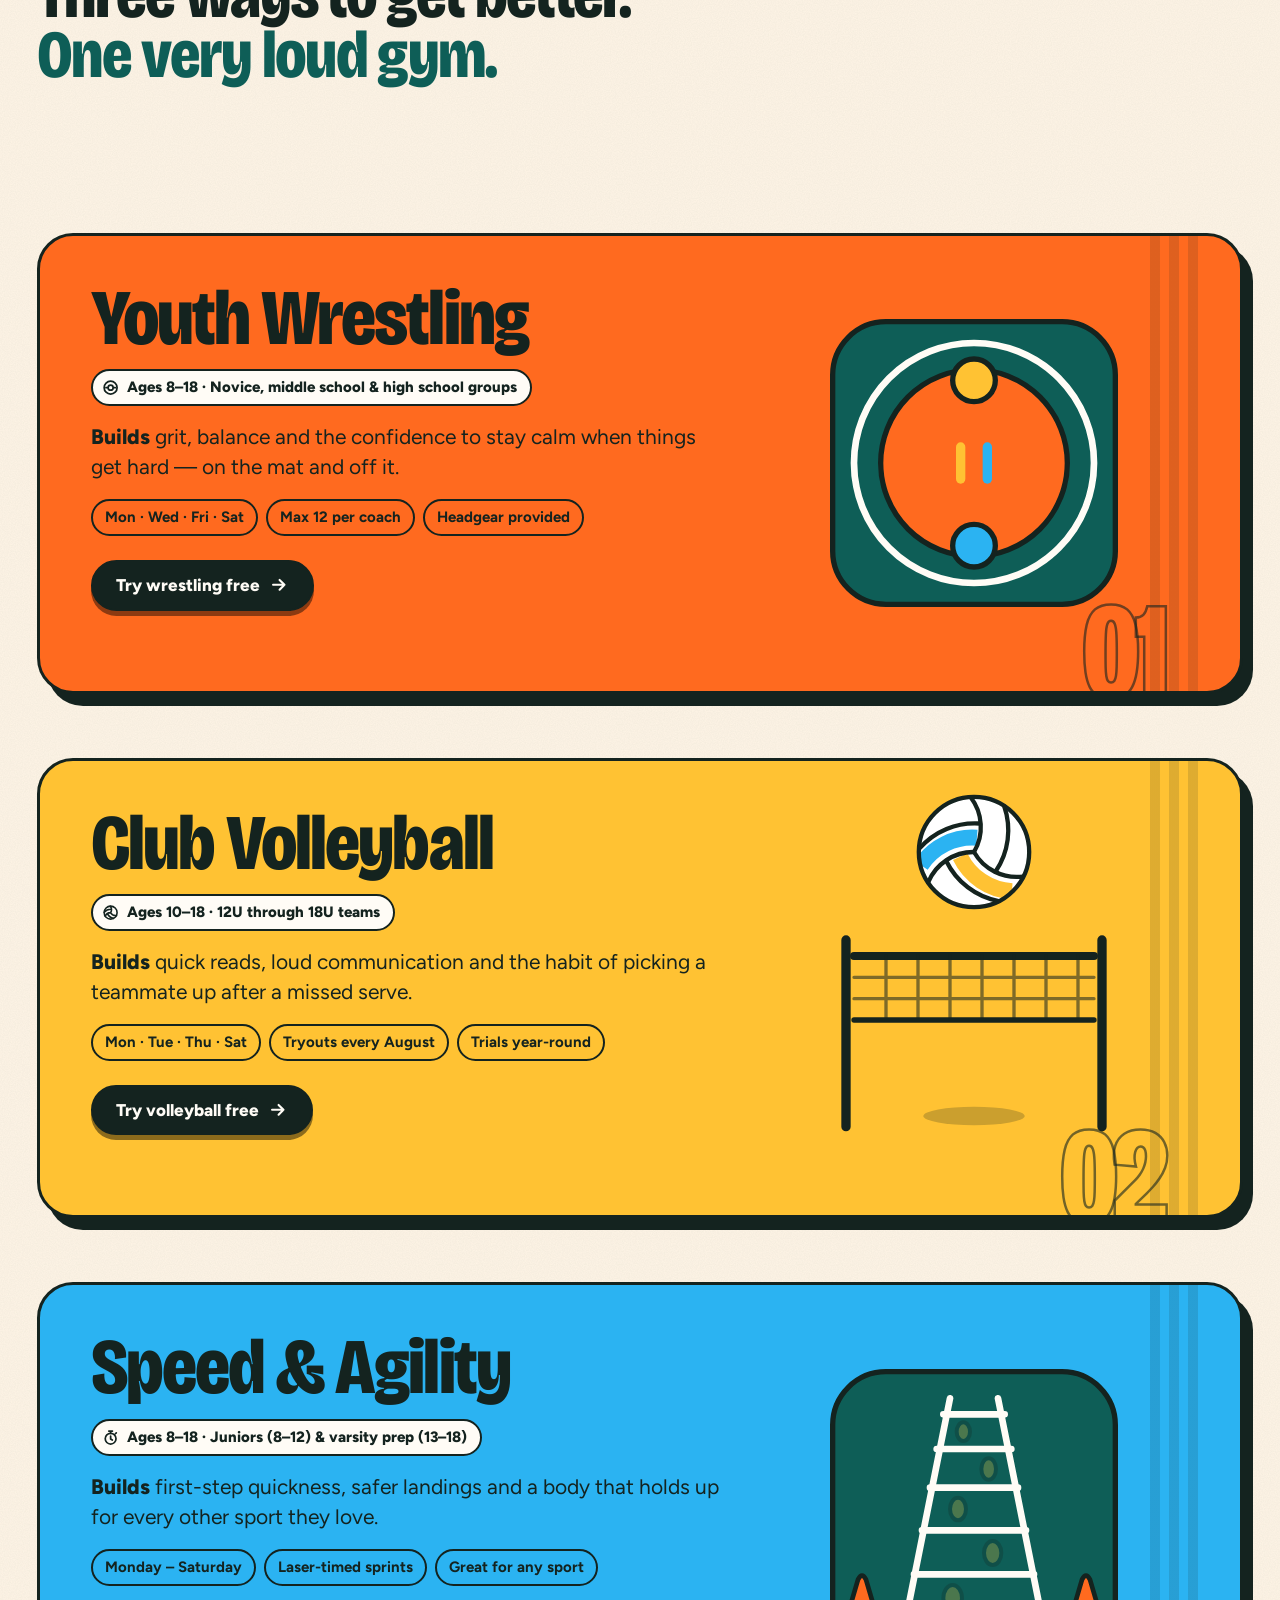
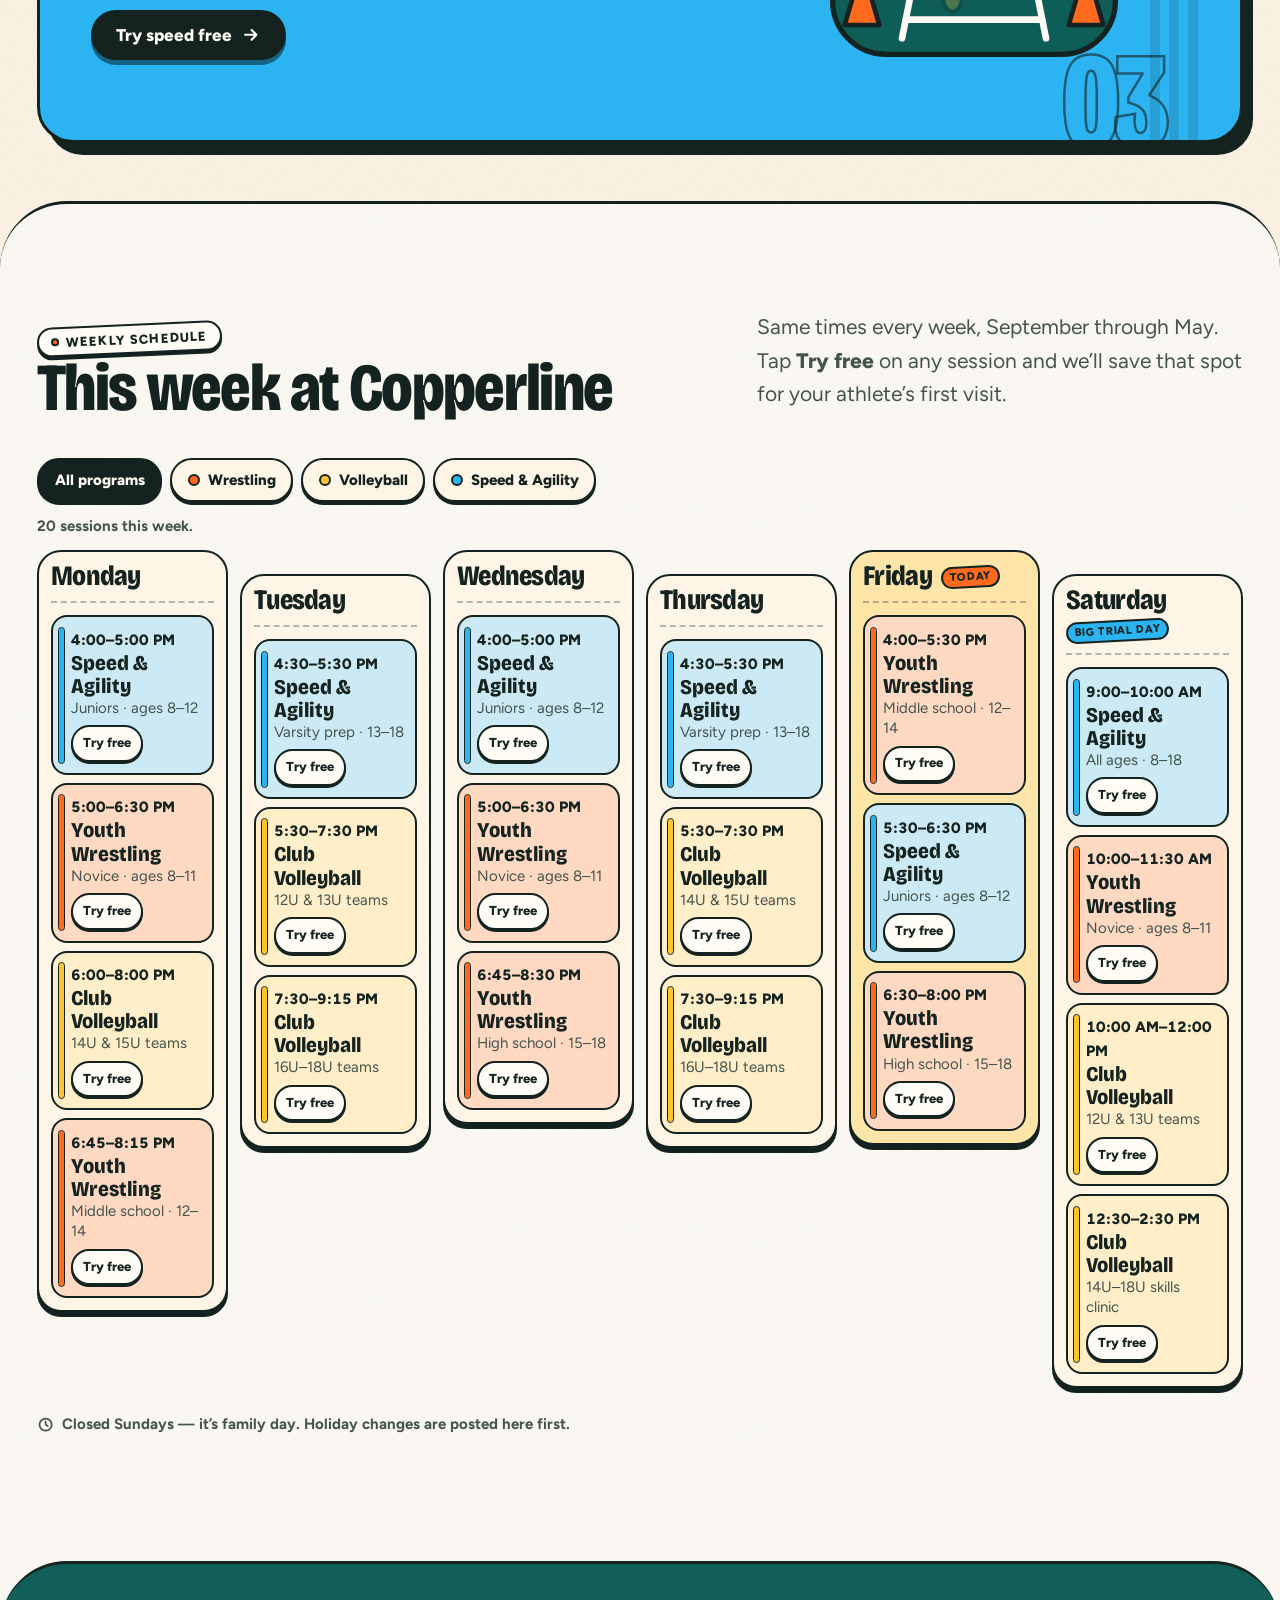
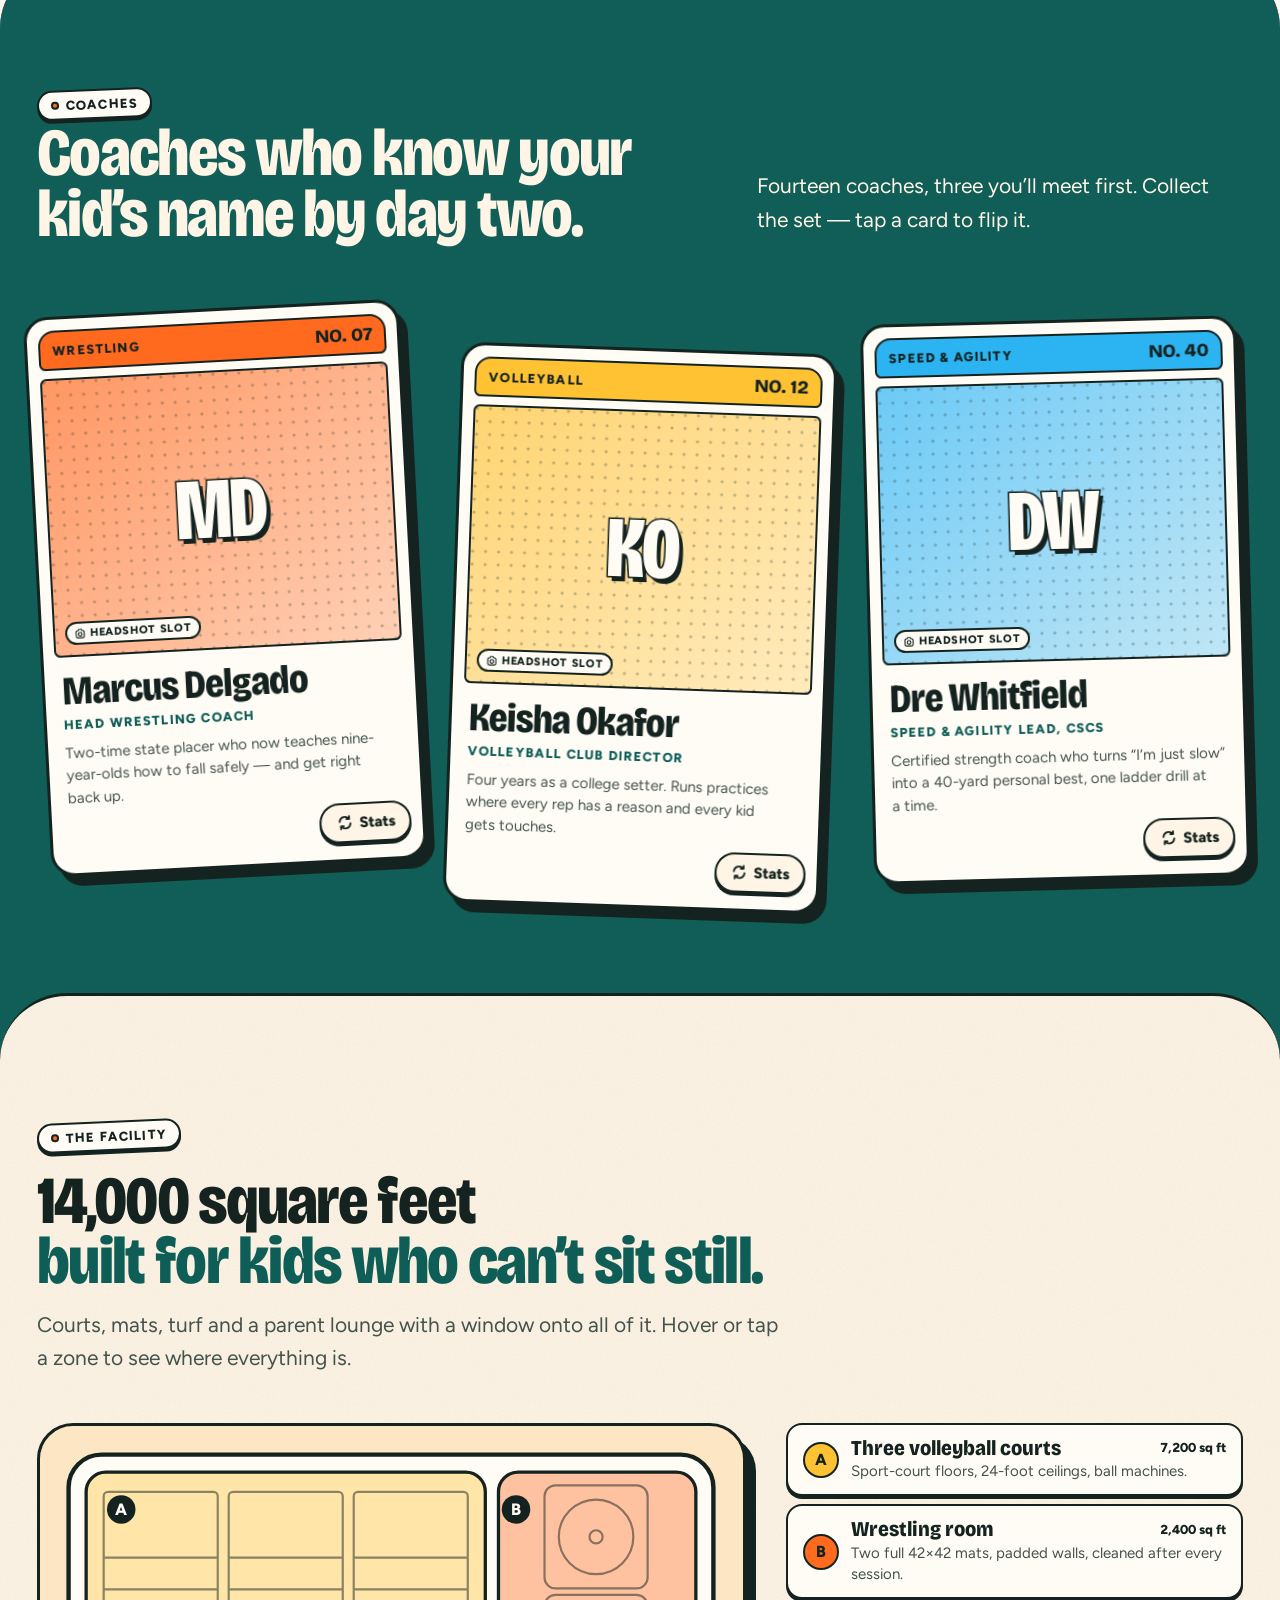
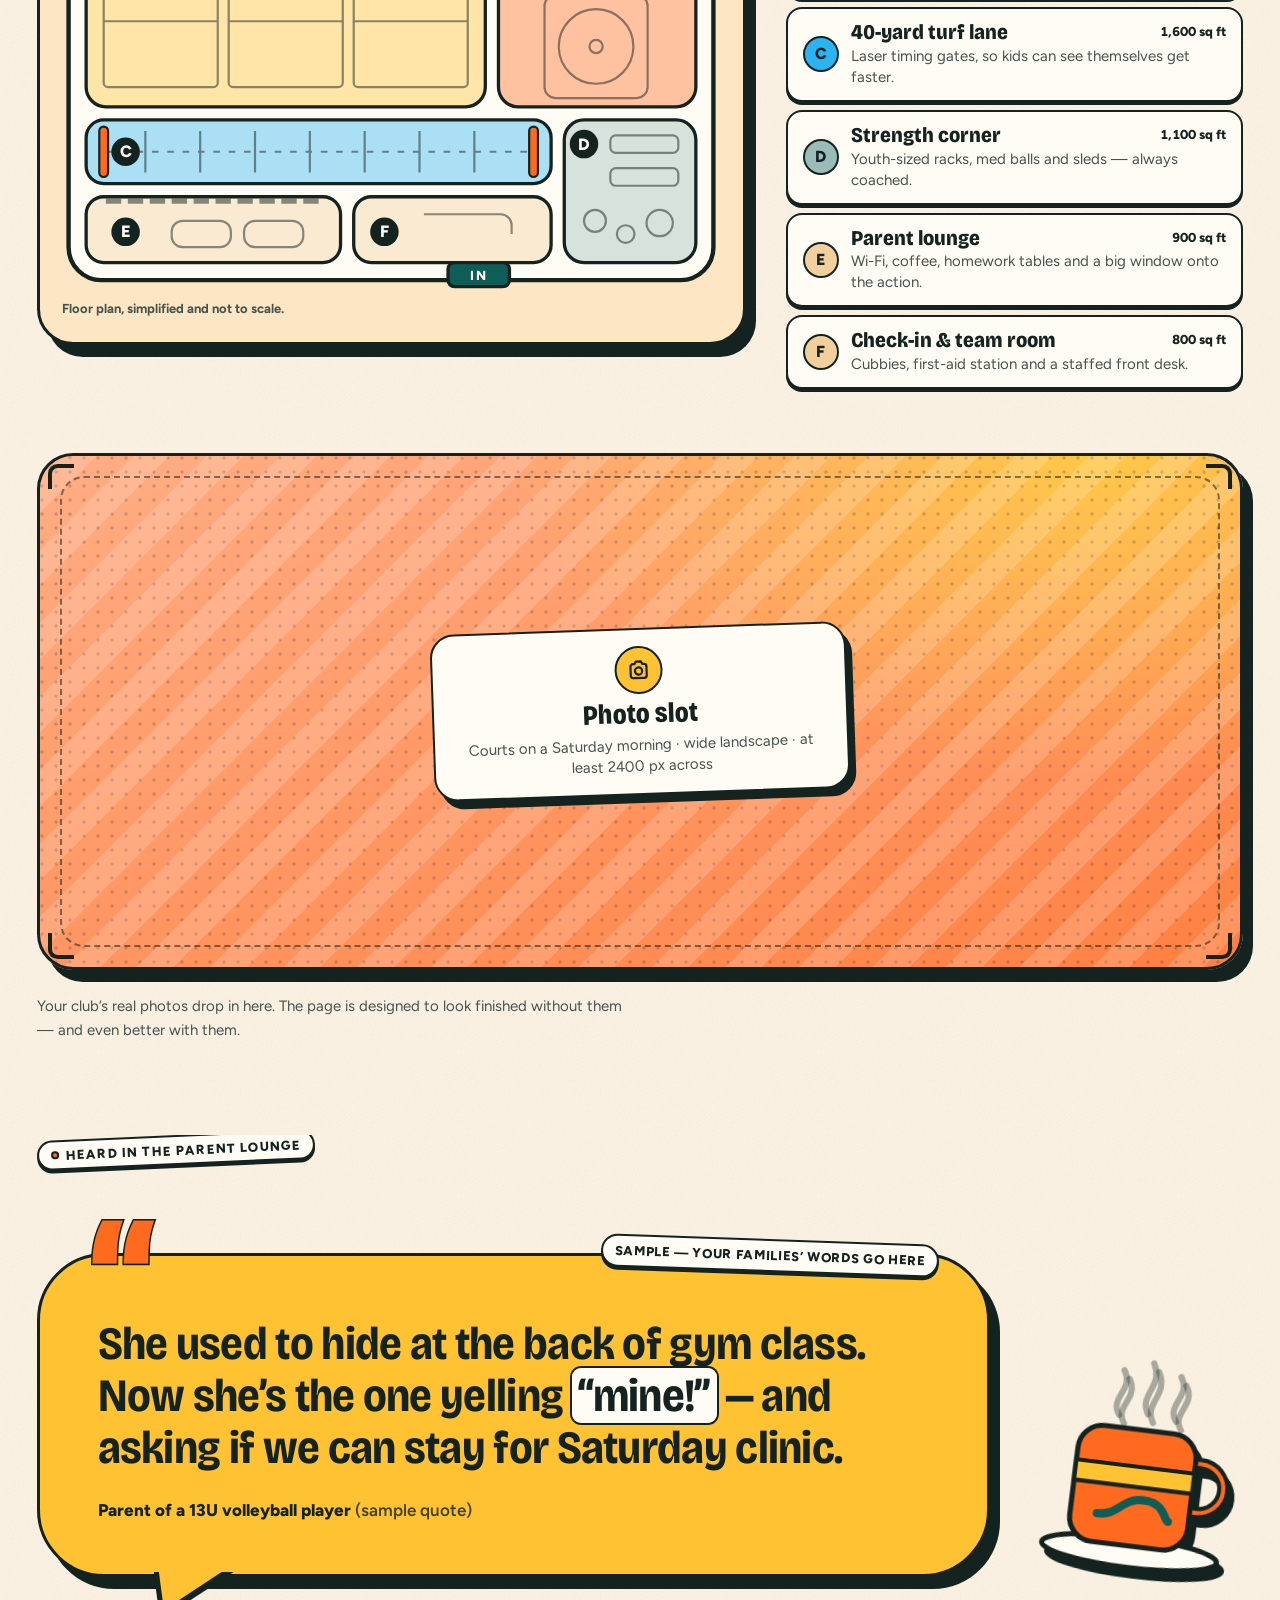
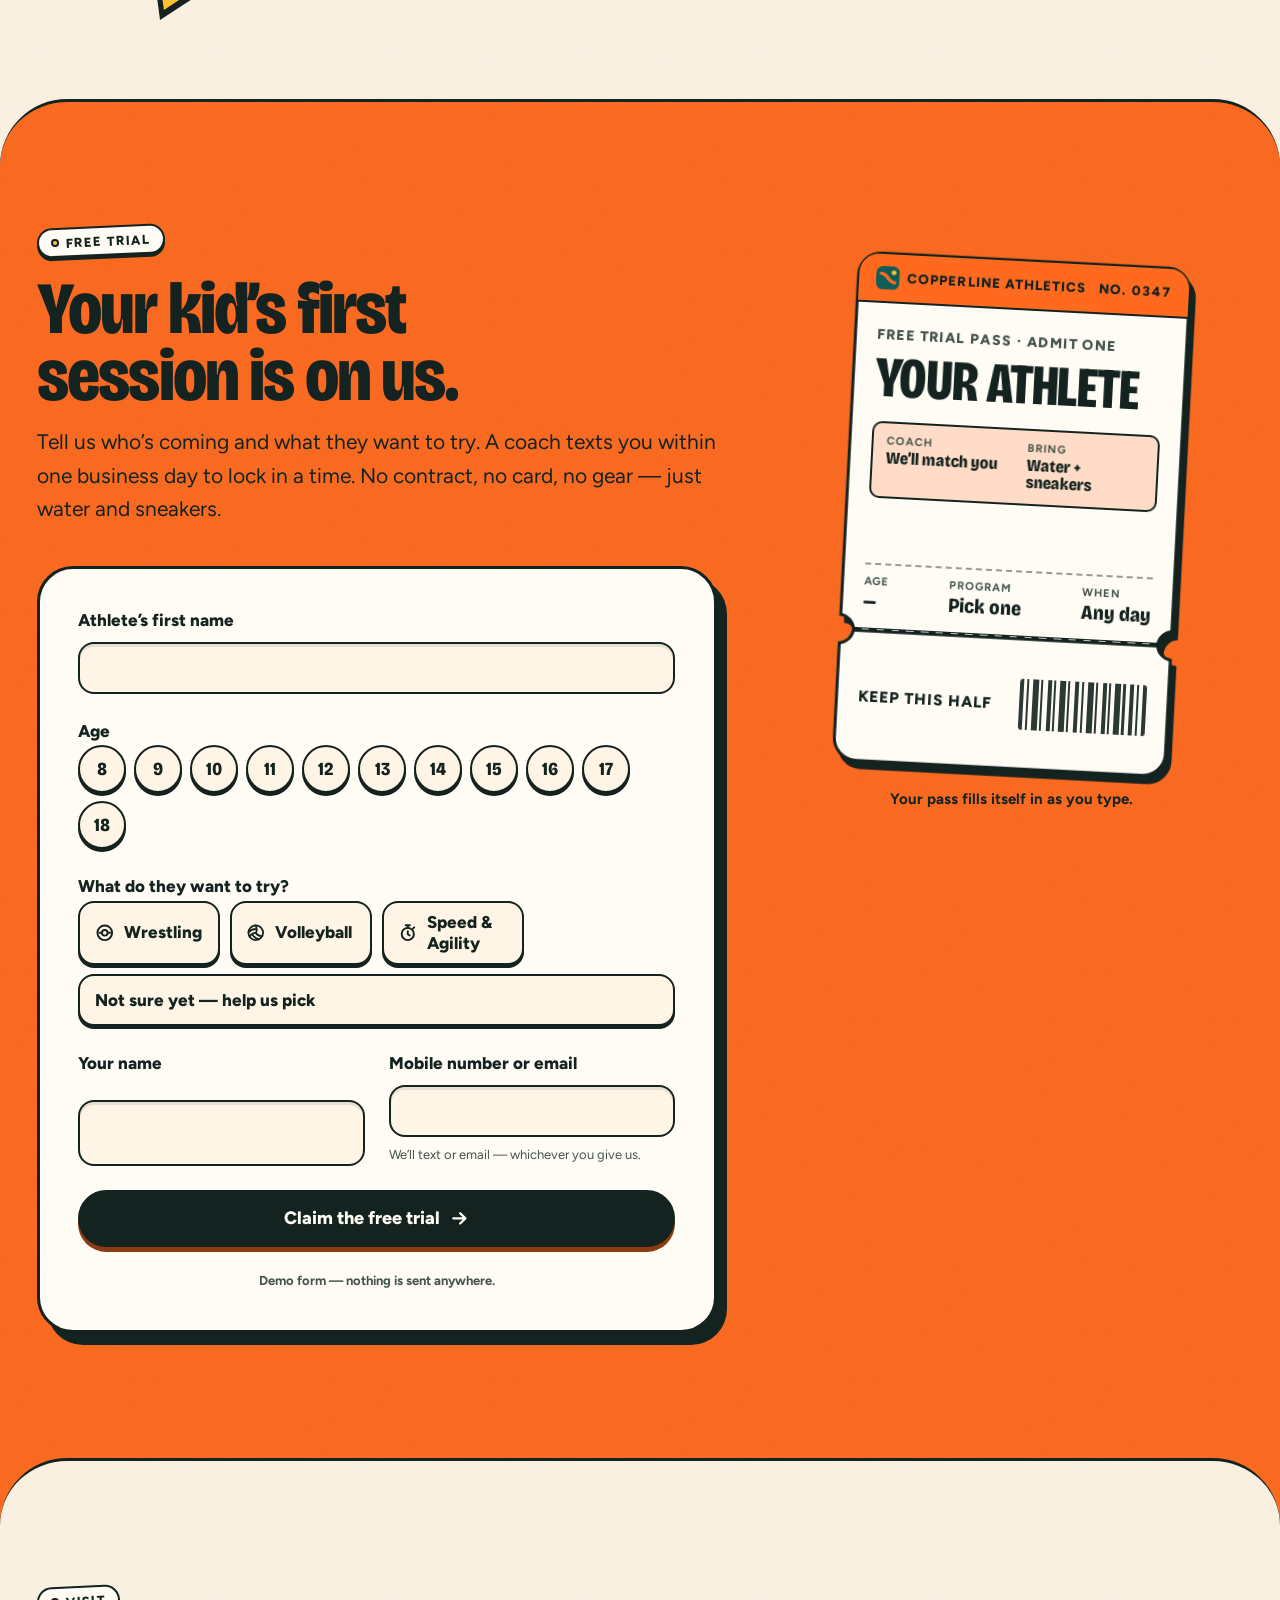
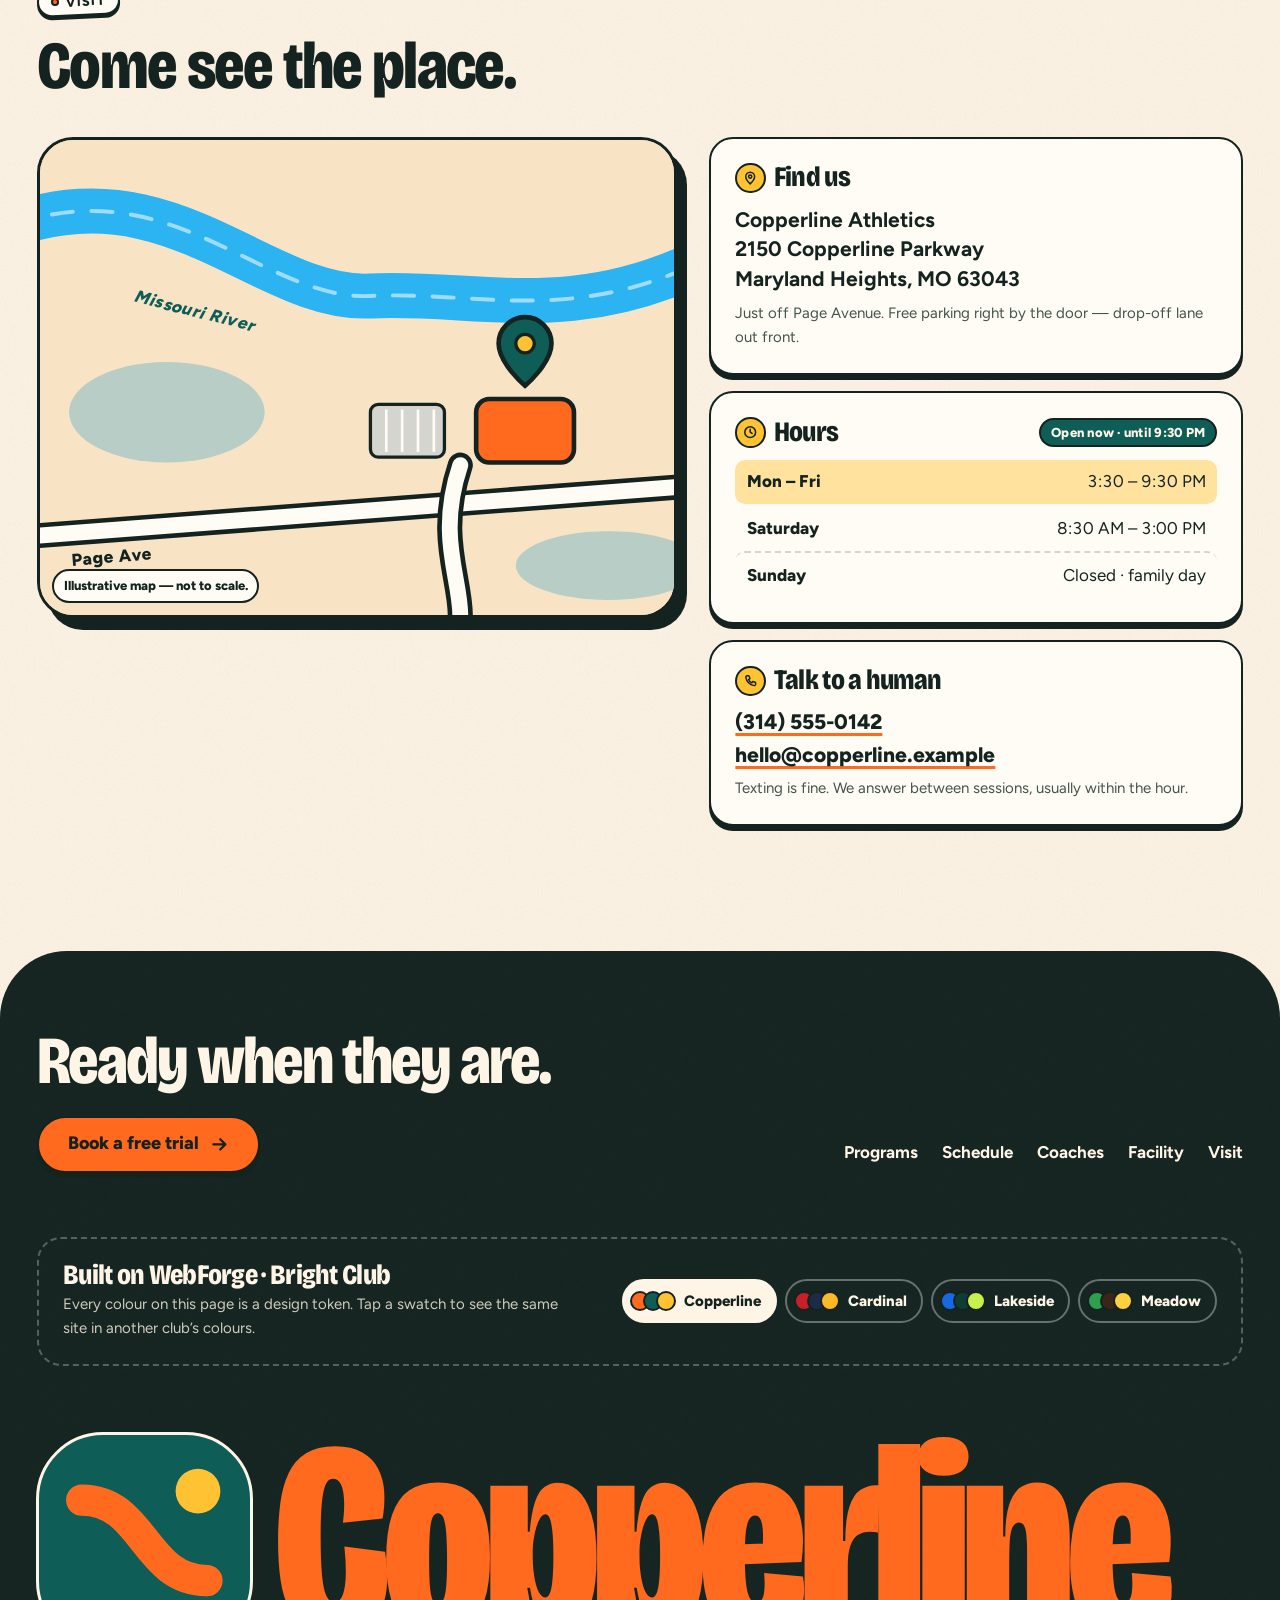
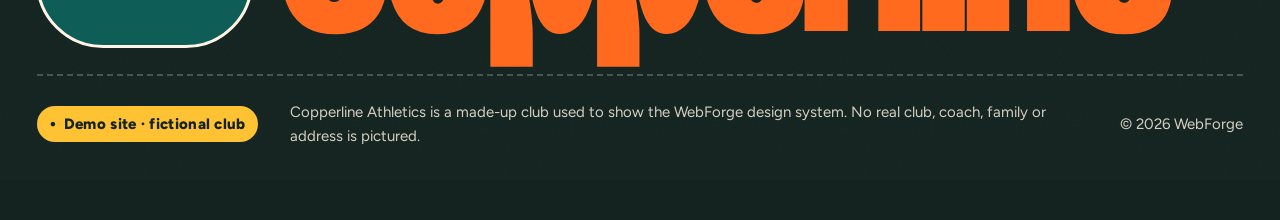
<file: demos/brightclub/index.html>
<!doctype html>
<html lang="en" data-theme="copperline">
<head>
<meta charset="utf-8">
<meta name="viewport" content="width=device-width, initial-scale=1">
<meta name="robots" content="noindex">
<title>Bright Club style demo · Copperline Athletics (fictional club) · WebForge</title>
<meta name="description" content="Copperline Athletics is a 14,000 sq ft youth training facility in Maryland Heights, MO for athletes ages 8–18: youth wrestling, club volleyball and speed &amp; agility. First session free. Demo site for a fictional club.">
<meta name="theme-color" content="#FFF5E6">
<link rel="icon" href="data:image/svg+xml,%3Csvg xmlns='http://www.w3.org/2000/svg' viewBox='0 0 48 48'%3E%3Crect width='48' height='48' rx='14' fill='%230E5E57'/%3E%3Cpath d='M10 15c14 0 14 18 28 18' fill='none' stroke='%23FF6A1F' stroke-width='7' stroke-linecap='round'/%3E%3Ccircle cx='36' cy='13' r='5' fill='%23FFC233'/%3E%3C/svg%3E">
<link rel="stylesheet" href="../../fonts/brightclub.css">
<link rel="stylesheet" href="style.css">
<script>document.documentElement.classList.add('js');</script>
<script src="script.js" defer></script>
</head>
<body>

<!-- ============ SVG SPRITE (icons + reusable marks). Fills use tokens so every theme re-skins them. ============ -->
<svg class="sprite" aria-hidden="true" focusable="false">
  <symbol id="logo-mark" viewBox="0 0 48 48">
    <rect width="48" height="48" rx="14" style="fill:var(--deep)"/>
    <path d="M10 15c14 0 14 18 28 18" fill="none" style="stroke:var(--brand)" stroke-width="7" stroke-linecap="round"/>
    <circle cx="36" cy="13" r="5" style="fill:var(--accent)"/>
  </symbol>
  <symbol id="ball" viewBox="0 0 100 100">
    <clipPath id="ball-clip"><circle cx="50" cy="50" r="45"/></clipPath>
    <circle cx="50" cy="50" r="45" style="fill:var(--white)"/>
    <g clip-path="url(#ball-clip)" fill="none" stroke-width="13">
      <path d="M38.75 53.75A50 50 0 0 0 81 82" style="stroke:var(--accent)"/>
      <path d="M38.75 53.75A50 50 0 0 0 81 82" style="stroke:var(--pop)" transform="rotate(120 50 50)"/>
    </g>
    <g fill="none" style="stroke:var(--line)" stroke-width="3.5" stroke-linecap="round">
      <path d="M50 50A40 40 0 0 0 90 70M27.5 57.5A60 60 0 0 0 70 90"/>
      <path d="M50 50A40 40 0 0 0 90 70M27.5 57.5A60 60 0 0 0 70 90" transform="rotate(120 50 50)"/>
      <path d="M50 50A40 40 0 0 0 90 70M27.5 57.5A60 60 0 0 0 70 90" transform="rotate(240 50 50)"/>
      <circle cx="50" cy="50" r="45"/>
    </g>
  </symbol>
  <symbol id="i-arrow" viewBox="0 0 24 24"><path d="M5 12h14M13 6l6 6-6 6" fill="none" stroke="currentColor" stroke-width="2.6" stroke-linecap="round" stroke-linejoin="round"/></symbol>
  <symbol id="i-cal" viewBox="0 0 24 24"><g fill="none" stroke="currentColor" stroke-width="2.4" stroke-linecap="round"><rect x="3.5" y="5" width="17" height="15.5" rx="4"/><path d="M3.5 10h17M8.5 3v4M15.5 3v4"/></g></symbol>
  <symbol id="i-check" viewBox="0 0 24 24"><path d="M5 12.5l4.5 4.5L19 7.5" fill="none" stroke="currentColor" stroke-width="3" stroke-linecap="round" stroke-linejoin="round"/></symbol>
  <symbol id="i-mat" viewBox="0 0 24 24"><g fill="none" stroke="currentColor" stroke-width="2.4" stroke-linecap="round"><circle cx="12" cy="12" r="9"/><circle cx="12" cy="12" r="3.5"/><path d="M5.5 12h2M16.5 12h2"/></g></symbol>
  <symbol id="i-volley" viewBox="0 0 24 24"><g fill="none" stroke="currentColor" stroke-width="2.2" stroke-linecap="round"><circle cx="12" cy="12" r="9"/><path d="M12 12a8 8 0 0 0 8 4M7.5 13.5a12 12 0 0 0 8.5 6.5M12 12a8 8 0 0 0-7.5 4.9M13 7.4a12 12 0 0 0-9.9 4.1M12 12a8 8 0 0 0-.5-8.9"/></g></symbol>
  <symbol id="i-watch" viewBox="0 0 24 24"><g fill="none" stroke="currentColor" stroke-width="2.4" stroke-linecap="round" stroke-linejoin="round"><circle cx="12" cy="13.5" r="7.5"/><path d="M12 10v3.8l2.4 1.6M9.5 2.8h5M12 2.8V6M18.6 6.6l1.3-1.3"/></g></symbol>
  <symbol id="i-camera" viewBox="0 0 24 24"><g fill="none" stroke="currentColor" stroke-width="2.2" stroke-linecap="round" stroke-linejoin="round"><path d="M4 8.5A2.5 2.5 0 0 1 6.5 6H8l1.5-2.5h5L16 6h1.5A2.5 2.5 0 0 1 20 8.5v9a2.5 2.5 0 0 1-2.5 2.5h-11A2.5 2.5 0 0 1 4 17.5z"/><circle cx="12" cy="13" r="3.6"/></g></symbol>
  <symbol id="i-flip" viewBox="0 0 24 24"><g fill="none" stroke="currentColor" stroke-width="2.4" stroke-linecap="round" stroke-linejoin="round"><path d="M4.5 11a7.5 7.5 0 0 1 13-4.6M18 3v4h-4M19.5 13a7.5 7.5 0 0 1-13 4.6M6 21v-4h4"/></g></symbol>
  <symbol id="i-menu" viewBox="0 0 24 24"><path d="M4 7h16M4 12h16M4 17h10" fill="none" stroke="currentColor" stroke-width="2.6" stroke-linecap="round"/></symbol>
  <symbol id="i-close" viewBox="0 0 24 24"><path d="M6 6l12 12M18 6L6 18" fill="none" stroke="currentColor" stroke-width="2.8" stroke-linecap="round"/></symbol>
  <symbol id="i-pin" viewBox="0 0 24 24"><g fill="none" stroke="currentColor" stroke-width="2.4" stroke-linejoin="round"><path d="M12 21s-7-6.2-7-11.5a7 7 0 0 1 14 0C19 14.8 12 21 12 21z"/><circle cx="12" cy="9.5" r="2.5"/></g></symbol>
  <symbol id="i-phone" viewBox="0 0 24 24"><path d="M7 3.5h3l1.6 4.4-2.3 1.5a11 11 0 0 0 5.3 5.3l1.5-2.3 4.4 1.6v3a2 2 0 0 1-2.2 2A16.5 16.5 0 0 1 5 5.7a2 2 0 0 1 2-2.2z" fill="none" stroke="currentColor" stroke-width="2.3" stroke-linejoin="round"/></symbol>
  <symbol id="i-mail" viewBox="0 0 24 24"><g fill="none" stroke="currentColor" stroke-width="2.3" stroke-linecap="round" stroke-linejoin="round"><rect x="3" y="5" width="18" height="14" rx="3.5"/><path d="M4.5 7.5l7.5 5.5 7.5-5.5"/></g></symbol>
  <symbol id="i-clock" viewBox="0 0 24 24"><g fill="none" stroke="currentColor" stroke-width="2.4" stroke-linecap="round"><circle cx="12" cy="12" r="8.5"/><path d="M12 7.5V12l3 2"/></g></symbol>
  <symbol id="ticket-body" viewBox="0 0 300 340"><path d="M22 2H278A20 20 0 0 1 298 22V326A14 14 0 0 0 286 338H14A14 14 0 0 0 2 326V22A20 20 0 0 1 22 2Z" vector-effect="non-scaling-stroke"/></symbol>
  <symbol id="ticket-stub" viewBox="0 0 300 120"><path d="M14 2H286A14 14 0 0 0 298 14V98A20 20 0 0 1 278 118H22A20 20 0 0 1 2 98V14A14 14 0 0 0 14 2Z" vector-effect="non-scaling-stroke"/></symbol>
</svg>

<a class="skip" href="#main">Skip to content</a>
<!-- WF-DEMO-RIBBON:START · added by WebForge when publishing the demo. Self-contained: it does not
     use this style's CSS or JS, and it is not part of the style's design. It sits at the bottom, and on phones
     it lifts itself above the style's own action bar so it never covers the "Book a free trial" button. -->
<style>
#wf-ribbon, #wf-ribbon p, #wf-ribbon a, #wf-ribbon b, #wf-ribbon span { all: revert; box-sizing: border-box; }
#wf-ribbon {
  position: fixed; left: 0; right: 0; bottom: 0; z-index: 2147483000;
  display: flex; align-items: center; justify-content: space-between; gap: 4px 14px;
  margin: 0; padding: 4px max(14px, env(safe-area-inset-right)) calc(4px + env(safe-area-inset-bottom)) max(14px, env(safe-area-inset-left));
  background: rgba(10, 10, 11, 0.96); color: #F2F0E9; border-top: 2px solid #FF5B1F;
  font: 600 12px/1.3 system-ui, -apple-system, "Segoe UI", Roboto, Helvetica, Arial, sans-serif;
  letter-spacing: 0.01em; text-align: left; text-transform: none; font-style: normal;
  -webkit-font-smoothing: antialiased; -webkit-text-size-adjust: 100%; text-size-adjust: 100%;
}
#wf-ribbon p { display: flex; align-items: center; gap: 9px; min-width: 0; margin: 0; font: inherit; color: inherit; }
#wf-ribbon .wf-ribbon__mark { display: block; flex: none; width: 19px; height: 16px; max-width: none; overflow: visible; }
#wf-ribbon b { font-weight: 800; color: #F2F0E9; }
#wf-ribbon .wf-ribbon__dim { color: #B9B6AC; font-weight: 600; white-space: nowrap; }
#wf-ribbon a {
  flex: none; display: inline-flex; align-items: center; gap: 6px; min-height: 30px; padding: 0 2px;
  color: #F2F0E9; font: inherit; font-weight: 800; white-space: nowrap; cursor: pointer;
  text-decoration: underline; text-decoration-color: #FF5B1F; text-decoration-thickness: 2px; text-underline-offset: 4px;
}
#wf-ribbon a:hover { color: #FF5B1F; }
#wf-ribbon a:focus { outline: none; }
#wf-ribbon a:focus-visible { outline: 2px solid #FF5B1F; outline-offset: 2px; color: #F2F0E9; }
#wf-ribbon .wf-ribbon__arrow { font-weight: 800; }
@media (max-width: 420px) { #wf-ribbon { font-size: 11.5px; gap: 4px 10px; padding-left: max(10px, env(safe-area-inset-left)); padding-right: max(10px, env(safe-area-inset-right)); } #wf-ribbon p { gap: 7px; } }
@media (max-width: 360px) { #wf-ribbon { font-size: 11px; } #wf-ribbon .wf-ribbon__mark { display: none; } }
@media print { #wf-ribbon, #wf-ribbon-space { display: none; } }
</style>
<aside id="wf-ribbon" aria-label="About this page">
  <p><svg class="wf-ribbon__mark" viewBox="0 0 44 36" aria-hidden="true" focusable="false"><path d="M12 0h32L32 36H0z" fill="#FF5B1F"/><path d="M10 9l5 18 6-12 6 12 9-20" fill="none" stroke="#0A0A0B" stroke-width="3.6"/></svg><span><b>WebForge style demo:</b> Bright&nbsp;Club <span class="wf-ribbon__dim">· Fictional club</span></span></p>
  <a href="../../index.html#styles"><span class="wf-ribbon__arrow" aria-hidden="true">←</span> Back to WebForge</a>
</aside>
<script>
(function () {
  'use strict';
  var rib = document.getElementById('wf-ribbon');
  if (!rib) return;
  var BARS = '.dock';
  var root = document.documentElement;
  var bars = []; var space = null; var until = 0; var raf = 0; var lastLift = -1; var lastH = -1;
  /* how far the style's own bottom bar reaches up into the viewport (0 if hidden) */
  function reach() {
    var vh = window.innerHeight; var out = 0;
    for (var i = 0; i < bars.length; i++) {
      var cs = window.getComputedStyle(bars[i]);
      if (cs.display === 'none' || cs.visibility === 'hidden') continue;
      var r = bars[i].getBoundingClientRect();
      if (r.height > 0 && r.top < vh && r.bottom > vh - 48) out = Math.max(out, vh - r.top + (r.bottom < vh - 2 ? 6 : 0));
    }
    return Math.max(0, Math.round(out));
  }
  function apply() {
    var l = bars.length ? reach() : 0;
    if (l !== lastLift) { rib.style.transform = l ? 'translateY(' + (-l) + 'px)' : ''; lastLift = l; }
    var h = rib.offsetHeight;
    if (h !== lastH) {
      lastH = h;
      if (space) space.style.height = h + 'px';
      root.style.scrollPaddingBottom = (h + 12) + 'px';
    }
  }
  function tick() { apply(); raf = Date.now() < until ? window.requestAnimationFrame(tick) : 0; }
  function burst(ms) { until = Math.max(until, Date.now() + ms); if (!raf) raf = window.requestAnimationFrame(tick); }
  function init() {
    space = document.getElementById('wf-ribbon-space');
    if (space) {
      var foot = document.querySelector('body > footer') || document.querySelector('footer:last-of-type');
      var bg = foot ? window.getComputedStyle(foot).backgroundColor : '';
      if (bg && bg !== 'transparent' && bg !== 'rgba(0, 0, 0, 0)') space.style.backgroundColor = bg;
    }
    bars = BARS ? Array.prototype.slice.call(document.querySelectorAll(BARS)) : [];
    if (bars.length && window.MutationObserver) {
      var mo = new MutationObserver(function () { burst(900); });
      bars.forEach(function (b) { mo.observe(b, { attributes: true, attributeFilter: ['class', 'style', 'hidden'] }); });
    }
    bars.forEach(function (b) { b.addEventListener('transitionrun', function () { burst(900); }); });
    window.addEventListener('scroll', function () { burst(700); }, { passive: true });
    window.addEventListener('resize', function () { burst(500); }, { passive: true });
    window.addEventListener('load', function () { burst(1500); });
    burst(1500);
  }
  if (document.readyState === 'loading') document.addEventListener('DOMContentLoaded', init); else init();
})();
</script>
<!-- WF-DEMO-RIBBON:END -->

<!-- ============ NAV ============ -->
<header class="nav" data-nav>
  <div class="nav__bar">
    <a class="logo" href="#top" aria-label="Copperline Athletics, back to top">
      <svg class="logo__mark" aria-hidden="true"><use href="#logo-mark"/></svg>
      <span class="logo__word" aria-hidden="true">Copperline<small>Athletics</small></span>
    </a>
    <nav class="nav__links" aria-label="Main">
      <a href="#programs">Programs</a>
      <a href="#schedule">Schedule</a>
      <a href="#coaches">Coaches</a>
      <a href="#facility">Facility</a>
      <a href="#visit">Visit</a>
    </nav>
    <a class="btn btn--brand btn--sm nav__cta" href="#book">Book a free trial</a>
    <button class="nav__menu" type="button" popovertarget="menu" aria-label="Open menu">
      <svg class="i" aria-hidden="true"><use href="#i-menu"/></svg><span>Menu</span>
    </button>
  </div>
</header>

<div class="menu" id="menu" popover>
  <div class="menu__head">
    <p class="menu__title">Copperline</p>
    <button class="menu__close" type="button" popovertarget="menu" popovertargetaction="hide" aria-label="Close menu"><svg class="i" aria-hidden="true"><use href="#i-close"/></svg></button>
  </div>
  <nav aria-label="Mobile">
    <ul class="menu__list">
      <li style="--i:0"><a href="#programs">Programs</a></li>
      <li style="--i:1"><a href="#schedule">Schedule</a></li>
      <li style="--i:2"><a href="#coaches">Coaches</a></li>
      <li style="--i:3"><a href="#facility">Facility</a></li>
      <li style="--i:4"><a href="#visit">Visit &amp; hours</a></li>
    </ul>
  </nav>
  <a class="btn btn--brand btn--lg menu__cta" href="#book">Book a free trial <svg class="i" aria-hidden="true"><use href="#i-arrow"/></svg></a>
</div>

<main id="main">

<!-- ============ HERO ============ -->
<section class="hero" id="top" aria-labelledby="hero-title">
  <svg class="hero__bend" viewBox="0 0 1440 900" preserveAspectRatio="xMidYMid slice" aria-hidden="true" focusable="false">
    <path d="M-80 700C300 660 380 250 760 300S1200 720 1540 540" pathLength="1"/>
  </svg>
  <div class="wrap hero__grid">
    <div class="hero__copy">
      <p class="kicker"><span class="kicker__dot" aria-hidden="true"></span>Youth training <i aria-hidden="true">/</i> Ages 8–18 <i aria-hidden="true">/</i> Maryland Heights, MO</p>
      <h1 class="hero__title" id="hero-title">
        <span class="sr-only">Where kids get good at hard things.</span>
        <span class="hero__lines" aria-hidden="true">
          <span class="hero__line" data-split>Where kids</span>
          <span class="hero__line" data-split>get good at</span>
          <span class="hero__line"><span class="hl" data-split>hard things.</span></span>
        </span>
      </h1>
      <p class="hero__lead">Copperline Athletics is a 14,000&nbsp;sq&nbsp;ft training facility for athletes ages 8 to 18. Youth wrestling, club volleyball and speed &amp; agility, run by coaches who learn every kid’s name and push them exactly the right amount.</p>
      <div class="hero__actions" data-hero-actions>
        <a class="btn btn--brand btn--lg" href="#book">Book a free trial <svg class="i" aria-hidden="true"><use href="#i-arrow"/></svg></a>
        <a class="btn btn--ghost btn--lg" href="#schedule"><svg class="i" aria-hidden="true"><use href="#i-cal"/></svg> See the schedule</a>
      </div>
      <ul class="promises">
        <li><svg class="i" aria-hidden="true"><use href="#i-check"/></svg>First session free</li>
        <li><svg class="i" aria-hidden="true"><use href="#i-check"/></svg>No contract</li>
        <li><svg class="i" aria-hidden="true"><use href="#i-check"/></svg>No gear to buy</li>
      </ul>
    </div>

    <div class="stage" data-stage>
      <div class="stage__sun" data-depth="0.5" aria-hidden="true"></div>
      <div class="stage__court" data-depth="0.25" aria-hidden="true">
        <svg viewBox="0 0 300 190" focusable="false"><g fill="none" stroke-width="4" stroke-linecap="round"><rect x="22" y="22" width="256" height="146" rx="6"/><path d="M150 22v146M108 22v146M192 22v146"/><circle cx="150" cy="95" r="6"/></g></svg>
      </div>
      <div class="stage__badge" data-depth="1.3" aria-hidden="true">
        <svg viewBox="0 0 100 100" focusable="false"><polygon points="50.0,1.0 58.9,11.0 71.3,5.9 74.9,18.7 88.3,19.4 86.0,32.6 97.8,39.1 90.0,50.0 97.8,60.9 86.0,67.4 88.3,80.6 74.9,81.3 71.3,94.1 58.9,89.0 50.0,99.0 41.1,89.0 28.7,94.1 25.1,81.3 11.7,80.6 14.0,67.4 2.2,60.9 10.0,50.0 2.2,39.1 14.0,32.6 11.7,19.4 25.1,18.7 28.7,5.9 41.1,11.0"/></svg>
        <span>Ages<b>8–18</b></span>
      </div>
      <div class="stage__ball" data-depth="1.1" aria-hidden="true"><svg viewBox="0 0 100 100" focusable="false"><use href="#ball"/></svg></div>
      <div class="stage__cone" data-depth="0.8" aria-hidden="true">
        <svg viewBox="0 0 80 92" focusable="false"><g stroke-width="3.5" stroke-linejoin="round" class="s-ink"><path class="f-brand" d="M34 9Q40 1 46 9L66 78H14Z"/><path class="f-paper" d="M25.8 36H54.2L58.4 50H21.6Z"/><rect class="f-brand" x="4" y="76" width="72" height="13" rx="5"/></g></svg>
      </div>
      <span class="stage__bit stage__bit--1" data-depth="1.8" aria-hidden="true"></span>
      <span class="stage__bit stage__bit--2" data-depth="2.2" aria-hidden="true"></span>
      <span class="stage__bit stage__bit--3" data-depth="1.6" aria-hidden="true"></span>

      <a class="ticket ticket--hero" href="#book" data-ticket data-depth="0.4" aria-label="Free trial pass. Book your athlete’s first session free.">
        <span class="ticket__body">
          <svg class="ticket__shape" aria-hidden="true" focusable="false"><use href="#ticket-body"/></svg>
          <span class="ticket__band"><svg class="ticket__logo" aria-hidden="true"><use href="#logo-mark"/></svg><span>Copperline Athletics</span><span class="ticket__no">No.&nbsp;0001</span></span>
          <span class="ticket__title">Free<br>trial<br><span class="ticket__accent">pass</span></span>
          <span class="ticket__admit">Admit one athlete</span>
          <span class="ticket__grid"><span><small>Ages</small>8–18</span><span><small>Valid</small>Mon–Sat</span><span><small>Cost</small>$0</span></span>
        </span>
        <span class="ticket__stub">
          <svg class="ticket__shape" aria-hidden="true" focusable="false"><use href="#ticket-stub"/></svg>
          <span class="ticket__tear">Tear to book <svg class="i" aria-hidden="true"><use href="#i-arrow"/></svg></span>
          <span class="barcode" aria-hidden="true"></span>
        </span>
      </a>
      <p class="stage__note" aria-hidden="true">tap the pass
        <svg viewBox="0 0 60 40" focusable="false"><path d="M4 6C20 2 40 8 44 30M36 24l8 8 6-10" fill="none" stroke="currentColor" stroke-width="3" stroke-linecap="round" stroke-linejoin="round"/></svg>
      </p>
    </div>
  </div>
</section>

<!-- ============ SCOREBOARD ============ -->
<section class="scoreboard" aria-labelledby="score-h">
  <div class="wrap">
    <div class="scoreboard__slab" data-reveal="rise">
      <h2 class="scoreboard__head" id="score-h"><span class="kicker__dot" aria-hidden="true"></span>Copperline by the numbers <span class="scoreboard__season">Season 11 · Est. 2015</span></h2>
      <ul class="scoreboard__stats">
        <li class="stat"><span class="stat__num" data-roll>340</span><span class="stat__label">athletes training this season</span></li>
        <li class="stat"><span class="stat__num" data-roll>11</span><span class="stat__label">years coaching St. Louis kids</span></li>
        <li class="stat"><span class="stat__num" data-roll>14</span><span class="stat__label">coaches, all background-checked &amp; SafeSport trained</span></li>
      </ul>
    </div>
  </div>
</section>

<!-- ============ TAPES (decorative, scroll-linked) ============ -->
<div class="tapes" aria-hidden="true">
  <div class="tape tape--a"><div class="tape__track">
    <span>First session free</span><i></i><span>Ages 8–18</span><i></i><span>Youth wrestling</span><i></i><span>Club volleyball</span><i></i><span>Speed &amp; agility</span><i></i><span>First session free</span><i></i><span>Ages 8–18</span><i></i><span>Youth wrestling</span><i></i><span>Club volleyball</span><i></i><span>Speed &amp; agility</span><i></i>
  </div></div>
  <div class="tape tape--b"><div class="tape__track">
    <span>Know every kid’s name</span><i></i><span>Max 12 athletes per coach</span><i></i><span>Maryland Heights, MO</span><i></i><span>Know every kid’s name</span><i></i><span>Max 12 athletes per coach</span><i></i><span>Maryland Heights, MO</span><i></i><span>Know every kid’s name</span><i></i>
  </div></div>
</div>

<!-- ============ PROGRAMS ============ -->
<section class="section programs" id="programs" aria-labelledby="programs-h">
  <div class="wrap">
    <header class="head">
      <p class="eyebrow">Programs</p>
      <h2 id="programs-h" data-reveal>Three ways to get better. <span class="head__soft">One very loud gym.</span></h2>
      <p class="head__lede" data-reveal>Every program is grouped by age and skill, so a nervous 8-year-old and a varsity 17-year-old never share a drill they aren’t ready for.</p>
    </header>

    <div class="stack">
      <article class="program" style="--i:0; --pc:var(--prog-wrestling); --pc-ink:var(--on-brand)" data-reveal="rise">
        <span class="program__num" aria-hidden="true">01</span>
        <div class="program__body">
          <h3 class="program__name">Youth Wrestling</h3>
          <p class="program__ages"><svg class="i" aria-hidden="true"><use href="#i-mat"/></svg>Ages 8–18 · Novice, middle school &amp; high school groups</p>
          <p class="program__builds"><b>Builds</b> grit, balance and the confidence to stay calm when things get hard — on the mat and off it.</p>
          <ul class="program__facts"><li>Mon · Wed · Fri · Sat</li><li>Max 12 per coach</li><li>Headgear provided</li></ul>
          <a class="btn btn--ink" href="#book" data-program="wrestling">Try wrestling free <svg class="i" aria-hidden="true"><use href="#i-arrow"/></svg></a>
        </div>
        <div class="program__art" aria-hidden="true">
          <svg class="art art--mat" viewBox="0 0 240 240" focusable="false">
            <rect class="f-deep s-ink" x="14" y="14" width="212" height="212" rx="40" stroke-width="4"/>
            <circle class="s-paper" cx="120" cy="120" r="90" fill="none" stroke-width="5"/>
            <circle class="f-brand s-ink" cx="120" cy="120" r="70" stroke-width="4"/>
            <path class="s-accent" d="M110 108v24" stroke-width="7" stroke-linecap="round"/>
            <path class="s-pop" d="M130 108v24" stroke-width="7" stroke-linecap="round"/>
            <g class="art__orbit"><circle class="f-accent s-ink" cx="120" cy="58" r="16" stroke-width="4"/><circle class="f-pop s-ink" cx="120" cy="182" r="16" stroke-width="4"/></g>
          </svg>
        </div>
      </article>

      <article class="program" style="--i:1; --pc:var(--prog-volleyball); --pc-ink:var(--on-accent)" data-reveal="rise">
        <span class="program__num" aria-hidden="true">02</span>
        <div class="program__body">
          <h3 class="program__name">Club Volleyball</h3>
          <p class="program__ages"><svg class="i" aria-hidden="true"><use href="#i-volley"/></svg>Ages 10–18 · 12U through 18U teams</p>
          <p class="program__builds"><b>Builds</b> quick reads, loud communication and the habit of picking a teammate up after a missed serve.</p>
          <ul class="program__facts"><li>Mon · Tue · Thu · Sat</li><li>Tryouts every August</li><li>Trials year-round</li></ul>
          <a class="btn btn--ink" href="#book" data-program="volleyball">Try volleyball free <svg class="i" aria-hidden="true"><use href="#i-arrow"/></svg></a>
        </div>
        <div class="program__art" aria-hidden="true">
          <svg class="art art--volley" viewBox="0 0 240 240" focusable="false">
            <g class="s-ink" stroke-width="4" stroke-linecap="round">
              <path d="M30 96h180" stroke-width="6"/>
              <path class="art__mesh" d="M30 112h180M30 128h180M54 96v48M78 96v48M102 96v48M126 96v48M150 96v48M174 96v48M198 96v48" stroke-width="2.5"/>
              <path d="M30 144h180" stroke-width="4"/>
              <path d="M24 84v140M216 84v140" stroke-width="7"/>
            </g>
            <ellipse class="art__shadow f-ink" cx="120" cy="216" rx="38" ry="7"/>
            <g class="art__ball"><svg x="74" y="-28" width="92" height="92" viewBox="0 0 100 100"><use href="#ball"/></svg></g>
          </svg>
        </div>
      </article>

      <article class="program" style="--i:2; --pc:var(--prog-speed); --pc-ink:var(--on-pop)" data-reveal="rise">
        <span class="program__num" aria-hidden="true">03</span>
        <div class="program__body">
          <h3 class="program__name">Speed &amp; Agility</h3>
          <p class="program__ages"><svg class="i" aria-hidden="true"><use href="#i-watch"/></svg>Ages 8–18 · Juniors (8–12) &amp; varsity prep (13–18)</p>
          <p class="program__builds"><b>Builds</b> first-step quickness, safer landings and a body that holds up for every other sport they love.</p>
          <ul class="program__facts"><li>Monday – Saturday</li><li>Laser-timed sprints</li><li>Great for any sport</li></ul>
          <a class="btn btn--ink" href="#book" data-program="speed">Try speed free <svg class="i" aria-hidden="true"><use href="#i-arrow"/></svg></a>
        </div>
        <div class="program__art" aria-hidden="true">
          <svg class="art art--ladder" viewBox="0 0 240 240" focusable="false">
            <rect class="f-deep s-ink" x="14" y="14" width="212" height="212" rx="40" stroke-width="4"/>
            <g class="s-paper" stroke-width="5" stroke-linecap="round" fill="none">
              <path d="M66 214L102 34M174 214L138 34"/>
              <path d="M69 200h102M75 166h90M81 133h78M87 101h66M92 72h56M97 46h46"/>
            </g>
            <g class="art__feet">
              <ellipse style="--s:0" class="f-accent s-ink" cx="104" cy="184" rx="7" ry="10" stroke-width="3"/>
              <ellipse style="--s:1" class="f-accent s-ink" cx="134" cy="150" rx="6.5" ry="9" stroke-width="3"/>
              <ellipse style="--s:2" class="f-accent s-ink" cx="108" cy="117" rx="6" ry="8.5" stroke-width="3"/>
              <ellipse style="--s:3" class="f-accent s-ink" cx="131" cy="87" rx="5.5" ry="8" stroke-width="3"/>
              <ellipse style="--s:4" class="f-accent s-ink" cx="112" cy="59" rx="5" ry="7" stroke-width="3"/>
            </g>
            <g class="s-ink" stroke-width="3.5" stroke-linejoin="round"><path class="f-brand" d="M33 170Q36 164 39 170L49 204H23Z"/><path class="f-brand" d="M201 170Q204 164 207 170L217 204H191Z"/></g>
          </svg>
        </div>
      </article>
    </div>
  </div>
</section>

<!-- ============ SCHEDULE ============ -->
<section class="section sheet schedule" id="schedule" aria-labelledby="schedule-h">
  <div class="wrap">
    <header class="head head--split">
      <div>
        <p class="eyebrow">Weekly schedule</p>
        <h2 id="schedule-h" data-reveal>This week at Copperline</h2>
      </div>
      <p class="head__lede" data-reveal>Same times every week, September through May. Tap <b>Try free</b> on any session and we’ll save that spot for your athlete’s first visit.</p>
    </header>

    <div class="sched-bar">
      <div class="filter" role="group" aria-label="Show sessions for">
        <button type="button" class="chip" data-filter="all" aria-pressed="true">All programs</button>
        <button type="button" class="chip" data-filter="wrestling" aria-pressed="false" style="--pc:var(--prog-wrestling)"><span class="chip__dot" aria-hidden="true"></span>Wrestling</button>
        <button type="button" class="chip" data-filter="volleyball" aria-pressed="false" style="--pc:var(--prog-volleyball)"><span class="chip__dot" aria-hidden="true"></span>Volleyball</button>
        <button type="button" class="chip" data-filter="speed" aria-pressed="false" style="--pc:var(--prog-speed)"><span class="chip__dot" aria-hidden="true"></span>Speed &amp; Agility</button>
      </div>
      <div class="daypick" role="group" aria-label="Choose a day" data-daypick hidden>
        <button type="button" data-day="mon" aria-pressed="false">Mon</button>
        <button type="button" data-day="tue" aria-pressed="false">Tue</button>
        <button type="button" data-day="wed" aria-pressed="false">Wed</button>
        <button type="button" data-day="thu" aria-pressed="false">Thu</button>
        <button type="button" data-day="fri" aria-pressed="false">Fri</button>
        <button type="button" data-day="sat" aria-pressed="false">Sat</button>
      </div>
    </div>
    <p class="sched-status" aria-live="polite" data-sched-status></p>

    <div class="week" data-week>
      <section class="day" data-day="mon" aria-labelledby="d-mon">
        <h3 class="day__name" id="d-mon">Monday</h3>
        <ol class="day__list">
          <li class="session" data-program="speed"><span class="session__time">4:00–5:00 PM</span><span class="session__prog">Speed &amp; Agility</span><span class="session__group">Juniors · ages 8–12</span><a class="session__try" href="#book" data-program="speed" data-session="Mon 4:00 PM">Try free<span class="sr-only">: Monday 4:00 PM, Speed and Agility, Juniors</span></a></li>
          <li class="session" data-program="wrestling"><span class="session__time">5:00–6:30 PM</span><span class="session__prog">Youth Wrestling</span><span class="session__group">Novice · ages 8–11</span><a class="session__try" href="#book" data-program="wrestling" data-session="Mon 5:00 PM">Try free<span class="sr-only">: Monday 5:00 PM, Youth Wrestling, Novice</span></a></li>
          <li class="session" data-program="volleyball"><span class="session__time">6:00–8:00 PM</span><span class="session__prog">Club Volleyball</span><span class="session__group">14U &amp; 15U teams</span><a class="session__try" href="#book" data-program="volleyball" data-session="Mon 6:00 PM">Try free<span class="sr-only">: Monday 6:00 PM, Club Volleyball, 14U and 15U</span></a></li>
          <li class="session" data-program="wrestling"><span class="session__time">6:45–8:15 PM</span><span class="session__prog">Youth Wrestling</span><span class="session__group">Middle school · 12–14</span><a class="session__try" href="#book" data-program="wrestling" data-session="Mon 6:45 PM">Try free<span class="sr-only">: Monday 6:45 PM, Youth Wrestling, Middle school</span></a></li>
        </ol>
      </section>
      <section class="day" data-day="tue" aria-labelledby="d-tue">
        <h3 class="day__name" id="d-tue">Tuesday</h3>
        <ol class="day__list">
          <li class="session" data-program="speed"><span class="session__time">4:30–5:30 PM</span><span class="session__prog">Speed &amp; Agility</span><span class="session__group">Varsity prep · 13–18</span><a class="session__try" href="#book" data-program="speed" data-session="Tue 4:30 PM">Try free<span class="sr-only">: Tuesday 4:30 PM, Speed and Agility, Varsity prep</span></a></li>
          <li class="session" data-program="volleyball"><span class="session__time">5:30–7:30 PM</span><span class="session__prog">Club Volleyball</span><span class="session__group">12U &amp; 13U teams</span><a class="session__try" href="#book" data-program="volleyball" data-session="Tue 5:30 PM">Try free<span class="sr-only">: Tuesday 5:30 PM, Club Volleyball, 12U and 13U</span></a></li>
          <li class="session" data-program="volleyball"><span class="session__time">7:30–9:15 PM</span><span class="session__prog">Club Volleyball</span><span class="session__group">16U–18U teams</span><a class="session__try" href="#book" data-program="volleyball" data-session="Tue 7:30 PM">Try free<span class="sr-only">: Tuesday 7:30 PM, Club Volleyball, 16U to 18U</span></a></li>
        </ol>
      </section>
      <section class="day" data-day="wed" aria-labelledby="d-wed">
        <h3 class="day__name" id="d-wed">Wednesday</h3>
        <ol class="day__list">
          <li class="session" data-program="speed"><span class="session__time">4:00–5:00 PM</span><span class="session__prog">Speed &amp; Agility</span><span class="session__group">Juniors · ages 8–12</span><a class="session__try" href="#book" data-program="speed" data-session="Wed 4:00 PM">Try free<span class="sr-only">: Wednesday 4:00 PM, Speed and Agility, Juniors</span></a></li>
          <li class="session" data-program="wrestling"><span class="session__time">5:00–6:30 PM</span><span class="session__prog">Youth Wrestling</span><span class="session__group">Novice · ages 8–11</span><a class="session__try" href="#book" data-program="wrestling" data-session="Wed 5:00 PM">Try free<span class="sr-only">: Wednesday 5:00 PM, Youth Wrestling, Novice</span></a></li>
          <li class="session" data-program="wrestling"><span class="session__time">6:45–8:30 PM</span><span class="session__prog">Youth Wrestling</span><span class="session__group">High school · 15–18</span><a class="session__try" href="#book" data-program="wrestling" data-session="Wed 6:45 PM">Try free<span class="sr-only">: Wednesday 6:45 PM, Youth Wrestling, High school</span></a></li>
        </ol>
      </section>
      <section class="day" data-day="thu" aria-labelledby="d-thu">
        <h3 class="day__name" id="d-thu">Thursday</h3>
        <ol class="day__list">
          <li class="session" data-program="speed"><span class="session__time">4:30–5:30 PM</span><span class="session__prog">Speed &amp; Agility</span><span class="session__group">Varsity prep · 13–18</span><a class="session__try" href="#book" data-program="speed" data-session="Thu 4:30 PM">Try free<span class="sr-only">: Thursday 4:30 PM, Speed and Agility, Varsity prep</span></a></li>
          <li class="session" data-program="volleyball"><span class="session__time">5:30–7:30 PM</span><span class="session__prog">Club Volleyball</span><span class="session__group">14U &amp; 15U teams</span><a class="session__try" href="#book" data-program="volleyball" data-session="Thu 5:30 PM">Try free<span class="sr-only">: Thursday 5:30 PM, Club Volleyball, 14U and 15U</span></a></li>
          <li class="session" data-program="volleyball"><span class="session__time">7:30–9:15 PM</span><span class="session__prog">Club Volleyball</span><span class="session__group">16U–18U teams</span><a class="session__try" href="#book" data-program="volleyball" data-session="Thu 7:30 PM">Try free<span class="sr-only">: Thursday 7:30 PM, Club Volleyball, 16U to 18U</span></a></li>
        </ol>
      </section>
      <section class="day" data-day="fri" aria-labelledby="d-fri">
        <h3 class="day__name" id="d-fri">Friday</h3>
        <ol class="day__list">
          <li class="session" data-program="wrestling"><span class="session__time">4:00–5:30 PM</span><span class="session__prog">Youth Wrestling</span><span class="session__group">Middle school · 12–14</span><a class="session__try" href="#book" data-program="wrestling" data-session="Fri 4:00 PM">Try free<span class="sr-only">: Friday 4:00 PM, Youth Wrestling, Middle school</span></a></li>
          <li class="session" data-program="speed"><span class="session__time">5:30–6:30 PM</span><span class="session__prog">Speed &amp; Agility</span><span class="session__group">Juniors · ages 8–12</span><a class="session__try" href="#book" data-program="speed" data-session="Fri 5:30 PM">Try free<span class="sr-only">: Friday 5:30 PM, Speed and Agility, Juniors</span></a></li>
          <li class="session" data-program="wrestling"><span class="session__time">6:30–8:00 PM</span><span class="session__prog">Youth Wrestling</span><span class="session__group">High school · 15–18</span><a class="session__try" href="#book" data-program="wrestling" data-session="Fri 6:30 PM">Try free<span class="sr-only">: Friday 6:30 PM, Youth Wrestling, High school</span></a></li>
        </ol>
      </section>
      <section class="day" data-day="sat" aria-labelledby="d-sat">
        <h3 class="day__name" id="d-sat">Saturday <span class="day__tag">Big trial day</span></h3>
        <ol class="day__list">
          <li class="session" data-program="speed"><span class="session__time">9:00–10:00 AM</span><span class="session__prog">Speed &amp; Agility</span><span class="session__group">All ages · 8–18</span><a class="session__try" href="#book" data-program="speed" data-session="Sat 9:00 AM">Try free<span class="sr-only">: Saturday 9:00 AM, Speed and Agility, all ages</span></a></li>
          <li class="session" data-program="wrestling"><span class="session__time">10:00–11:30 AM</span><span class="session__prog">Youth Wrestling</span><span class="session__group">Novice · ages 8–11</span><a class="session__try" href="#book" data-program="wrestling" data-session="Sat 10:00 AM">Try free<span class="sr-only">: Saturday 10:00 AM, Youth Wrestling, Novice</span></a></li>
          <li class="session" data-program="volleyball"><span class="session__time">10:00 AM–12:00 PM</span><span class="session__prog">Club Volleyball</span><span class="session__group">12U &amp; 13U teams</span><a class="session__try" href="#book" data-program="volleyball" data-session="Sat 10:00 AM">Try free<span class="sr-only">: Saturday 10:00 AM, Club Volleyball, 12U and 13U</span></a></li>
          <li class="session" data-program="volleyball"><span class="session__time">12:30–2:30 PM</span><span class="session__prog">Club Volleyball</span><span class="session__group">14U–18U skills clinic</span><a class="session__try" href="#book" data-program="volleyball" data-session="Sat 12:30 PM">Try free<span class="sr-only">: Saturday 12:30 PM, Club Volleyball, 14U to 18U clinic</span></a></li>
        </ol>
      </section>
    </div>
    <p class="sched-foot"><svg class="i" aria-hidden="true"><use href="#i-clock"/></svg>Closed Sundays — it’s family day. Holiday changes are posted here first.</p>
  </div>
</section>

<!-- ============ COACHES ============ -->
<section class="section sheet sheet--deep coaches" id="coaches" aria-labelledby="coaches-h">
  <div class="wrap">
    <header class="head head--split">
      <div>
        <p class="eyebrow">Coaches</p>
        <h2 id="coaches-h" data-reveal>Coaches who know your kid’s name by day two.</h2>
      </div>
      <p class="head__lede" data-reveal>Fourteen coaches, three you’ll meet first. Collect the set — tap a card to flip it.</p>
    </header>

    <ul class="cards">
      <li class="cards__item" style="--r:-3deg; --y:0px" data-reveal="deal">
        <article class="tcard" style="--pc:var(--prog-wrestling); --pc-ink:var(--on-brand)" data-tilt>
          <div class="tcard__inner">
            <div class="tcard__face tcard__front">
              <div class="tcard__top"><span>Wrestling</span><span class="tcard__no">No. 07</span></div>
              <div class="tcard__portrait photo-slot photo-slot--mini" aria-hidden="true"><span class="tcard__initials">MD</span><span class="photo-slot__tag"><svg class="i"><use href="#i-camera"/></svg>Headshot slot</span></div>
              <h3 class="tcard__name">Marcus Delgado</h3>
              <p class="tcard__role">Head wrestling coach</p>
              <p class="tcard__line">Two-time state placer who now teaches nine-year-olds how to fall safely — and get right back up.</p>
              <button class="tcard__flip" type="button" aria-expanded="false" aria-controls="cb-1"><svg class="i" aria-hidden="true"><use href="#i-flip"/></svg>Stats<span class="sr-only"> for Marcus Delgado</span></button>
            </div>
            <div class="tcard__face tcard__back" id="cb-1" inert>
              <span class="tcard__bigno" aria-hidden="true">07</span>
              <p class="tcard__backhead">Marcus’s stat line</p>
              <dl class="tcard__stats">
                <div><dt>Coaching since</dt><dd>2013</dd></div>
                <div><dt>Specialty</dt><dd>Takedowns &amp; mat safety</dd></div>
                <div><dt>Certified</dt><dd>USA Wrestling Bronze · SafeSport</dd></div>
                <div><dt>Ask him about</dt><dd>Why every practice ends with a game of sharks &amp; minnows</dd></div>
              </dl>
              <button class="tcard__flip" type="button" aria-expanded="true" aria-controls="cb-1"><svg class="i" aria-hidden="true"><use href="#i-flip"/></svg>Flip back</button>
            </div>
          </div>
        </article>
      </li>
      <li class="cards__item" style="--r:2deg; --y:2.5rem" data-reveal="deal">
        <article class="tcard" style="--pc:var(--prog-volleyball); --pc-ink:var(--on-accent)" data-tilt>
          <div class="tcard__inner">
            <div class="tcard__face tcard__front">
              <div class="tcard__top"><span>Volleyball</span><span class="tcard__no">No. 12</span></div>
              <div class="tcard__portrait photo-slot photo-slot--mini" aria-hidden="true"><span class="tcard__initials">KO</span><span class="photo-slot__tag"><svg class="i"><use href="#i-camera"/></svg>Headshot slot</span></div>
              <h3 class="tcard__name">Keisha Okafor</h3>
              <p class="tcard__role">Volleyball club director</p>
              <p class="tcard__line">Four years as a college setter. Runs practices where every rep has a reason and every kid gets touches.</p>
              <button class="tcard__flip" type="button" aria-expanded="false" aria-controls="cb-2"><svg class="i" aria-hidden="true"><use href="#i-flip"/></svg>Stats<span class="sr-only"> for Keisha Okafor</span></button>
            </div>
            <div class="tcard__face tcard__back" id="cb-2" inert>
              <span class="tcard__bigno" aria-hidden="true">12</span>
              <p class="tcard__backhead">Keisha’s stat line</p>
              <dl class="tcard__stats">
                <div><dt>Coaching since</dt><dd>2016</dd></div>
                <div><dt>Specialty</dt><dd>Setting &amp; serve receive</dd></div>
                <div><dt>Certified</dt><dd>USA Volleyball CAP II · SafeSport</dd></div>
                <div><dt>Ask her about</dt><dd>Her “no silent gyms” rule</dd></div>
              </dl>
              <button class="tcard__flip" type="button" aria-expanded="true" aria-controls="cb-2"><svg class="i" aria-hidden="true"><use href="#i-flip"/></svg>Flip back</button>
            </div>
          </div>
        </article>
      </li>
      <li class="cards__item" style="--r:-1.5deg; --y:0.75rem" data-reveal="deal">
        <article class="tcard" style="--pc:var(--prog-speed); --pc-ink:var(--on-pop)" data-tilt>
          <div class="tcard__inner">
            <div class="tcard__face tcard__front">
              <div class="tcard__top"><span>Speed &amp; Agility</span><span class="tcard__no">No. 40</span></div>
              <div class="tcard__portrait photo-slot photo-slot--mini" aria-hidden="true"><span class="tcard__initials">DW</span><span class="photo-slot__tag"><svg class="i"><use href="#i-camera"/></svg>Headshot slot</span></div>
              <h3 class="tcard__name">Dre Whitfield</h3>
              <p class="tcard__role">Speed &amp; agility lead, CSCS</p>
              <p class="tcard__line">Certified strength coach who turns “I’m just slow” into a 40-yard personal best, one ladder drill at a time.</p>
              <button class="tcard__flip" type="button" aria-expanded="false" aria-controls="cb-3"><svg class="i" aria-hidden="true"><use href="#i-flip"/></svg>Stats<span class="sr-only"> for Dre Whitfield</span></button>
            </div>
            <div class="tcard__face tcard__back" id="cb-3" inert>
              <span class="tcard__bigno" aria-hidden="true">40</span>
              <p class="tcard__backhead">Dre’s stat line</p>
              <dl class="tcard__stats">
                <div><dt>Coaching since</dt><dd>2018</dd></div>
                <div><dt>Specialty</dt><dd>Acceleration &amp; safe landings</dd></div>
                <div><dt>Certified</dt><dd>CSCS · USAW Level 1 · SafeSport</dd></div>
                <div><dt>Ask him about</dt><dd>Why every warm-up has a game hidden in it</dd></div>
              </dl>
              <button class="tcard__flip" type="button" aria-expanded="true" aria-controls="cb-3"><svg class="i" aria-hidden="true"><use href="#i-flip"/></svg>Flip back</button>
            </div>
          </div>
        </article>
      </li>
    </ul>
    <p class="cards__hint">Swipe to meet all three <svg class="i" aria-hidden="true"><use href="#i-arrow"/></svg></p>
  </div>
</section>

<!-- ============ FACILITY ============ -->
<section class="section sheet sheet--paper facility" id="facility" aria-labelledby="facility-h">
  <div class="wrap">
    <header class="head">
      <p class="eyebrow">The facility</p>
      <h2 id="facility-h" data-reveal>14,000 square feet <span class="head__soft">built for kids who can’t sit still.</span></h2>
      <p class="head__lede" data-reveal>Courts, mats, turf and a parent lounge with a window onto all of it. Hover or tap a zone to see where everything is.</p>
    </header>

    <div class="facility__grid">
      <figure class="plan" data-plan data-reveal="rise">
        <svg viewBox="0 0 600 400" role="img" aria-labelledby="plan-t plan-d" focusable="false">
          <title id="plan-t">Copperline floor plan</title>
          <desc id="plan-d">Top-down plan. Three volleyball courts fill the left, the wrestling room is top right, a 40-yard turf lane runs across the middle, the strength corner is bottom right, and the parent lounge and check-in sit by the entrance at the bottom.</desc>
          <rect class="plan__shell" x="6" y="6" width="588" height="388" rx="30"/>
          <g class="pz" data-zone="courts" style="--zc:var(--accent)">
            <rect class="pz__bg" x="22" y="22" width="364" height="214" rx="18"/>
            <g class="pz__lines"><rect x="38" y="40" width="104" height="178" rx="4"/><rect x="152" y="40" width="104" height="178" rx="4"/><rect x="266" y="40" width="104" height="178" rx="4"/><path d="M38 129h104M152 129h104M266 129h104M38 100h104M38 158h104M152 100h104M152 158h104M266 100h104M266 158h104"/></g>
            <g class="pz__key"><circle cx="54" cy="56" r="13"/><text x="54" y="61">A</text></g>
          </g>
          <g class="pz" data-zone="wrestling" style="--zc:var(--brand)">
            <rect class="pz__bg" x="398" y="22" width="180" height="214" rx="18"/>
            <g class="pz__lines"><rect x="440" y="34" width="94" height="94" rx="10"/><circle cx="487" cy="81" r="34"/><circle cx="487" cy="81" r="6"/><rect x="440" y="134" width="94" height="94" rx="10"/><circle cx="487" cy="181" r="34"/><circle cx="487" cy="181" r="6"/></g>
            <g class="pz__key"><circle cx="414" cy="56" r="13"/><text x="414" y="61">B</text></g>
          </g>
          <g class="pz" data-zone="turf" style="--zc:var(--pop)">
            <rect class="pz__bg" x="22" y="248" width="424" height="58" rx="16"/>
            <g class="pz__lines"><path d="M76 258v38M126 258v38M176 258v38M226 258v38M276 258v38M326 258v38M376 258v38"/><path d="M40 277h390" stroke-dasharray="6 8"/></g>
            <g class="pz__gate"><rect x="34" y="254" width="8" height="46" rx="4"/><rect x="426" y="254" width="8" height="46" rx="4"/></g>
            <g class="pz__key"><circle cx="58" cy="277" r="13"/><text x="58" y="282">C</text></g>
          </g>
          <g class="pz" data-zone="strength" style="--zc:var(--deep-tint)">
            <rect class="pz__bg" x="458" y="248" width="120" height="130" rx="18"/>
            <g class="pz__lines"><rect x="500" y="262" width="62" height="16" rx="5"/><rect x="500" y="292" width="62" height="16" rx="5"/><circle cx="486" cy="340" r="10"/><circle cx="514" cy="352" r="8"/><circle cx="545" cy="342" r="12"/></g>
            <g class="pz__key"><circle cx="476" cy="270" r="13"/><text x="476" y="275">D</text></g>
          </g>
          <g class="pz" data-zone="lounge" style="--zc:var(--paper-deep)">
            <rect class="pz__bg" x="22" y="318" width="232" height="60" rx="16"/>
            <g class="pz__lines"><path d="M40 322h196" stroke-width="5" stroke-dasharray="14 6"/><rect x="100" y="340" width="54" height="24" rx="10"/><rect x="166" y="340" width="54" height="24" rx="10"/></g>
            <g class="pz__key"><circle cx="58" cy="350" r="13"/><text x="58" y="355">E</text></g>
          </g>
          <g class="pz" data-zone="checkin" style="--zc:var(--paper-deep)">
            <rect class="pz__bg" x="266" y="318" width="180" height="60" rx="16"/>
            <g class="pz__lines"><path d="M330 334h70a10 10 0 0 1 10 10v8"/></g>
            <g class="pz__key"><circle cx="294" cy="350" r="13"/><text x="294" y="355">F</text></g>
          </g>
          <g class="plan__door"><rect x="352" y="378" width="56" height="22" rx="6"/><text x="380" y="394">IN</text></g>
        </svg>
        <figcaption>Floor plan, simplified and not to scale.</figcaption>
      </figure>

      <ol class="zones" data-zones>
        <li><button type="button" class="zone" data-zone="courts" aria-pressed="false" style="--zc:var(--accent)"><span class="zone__key" aria-hidden="true">A</span><span class="zone__name">Three volleyball courts</span><span class="zone__size">7,200 sq ft</span><span class="zone__desc">Sport-court floors, 24-foot ceilings, ball machines.</span></button></li>
        <li><button type="button" class="zone" data-zone="wrestling" aria-pressed="false" style="--zc:var(--brand)"><span class="zone__key" aria-hidden="true">B</span><span class="zone__name">Wrestling room</span><span class="zone__size">2,400 sq ft</span><span class="zone__desc">Two full 42×42 mats, padded walls, cleaned after every session.</span></button></li>
        <li><button type="button" class="zone" data-zone="turf" aria-pressed="false" style="--zc:var(--pop)"><span class="zone__key" aria-hidden="true">C</span><span class="zone__name">40-yard turf lane</span><span class="zone__size">1,600 sq ft</span><span class="zone__desc">Laser timing gates, so kids can see themselves get faster.</span></button></li>
        <li><button type="button" class="zone" data-zone="strength" aria-pressed="false" style="--zc:var(--deep-tint)"><span class="zone__key" aria-hidden="true">D</span><span class="zone__name">Strength corner</span><span class="zone__size">1,100 sq ft</span><span class="zone__desc">Youth-sized racks, med balls and sleds — always coached.</span></button></li>
        <li><button type="button" class="zone" data-zone="lounge" aria-pressed="false" style="--zc:var(--paper-deep)"><span class="zone__key" aria-hidden="true">E</span><span class="zone__name">Parent lounge</span><span class="zone__size">900 sq ft</span><span class="zone__desc">Wi-Fi, coffee, homework tables and a big window onto the action.</span></button></li>
        <li><button type="button" class="zone" data-zone="checkin" aria-pressed="false" style="--zc:var(--paper-deep)"><span class="zone__key" aria-hidden="true">F</span><span class="zone__name">Check-in &amp; team room</span><span class="zone__size">800 sq ft</span><span class="zone__desc">Cubbies, first-aid station and a staffed front desk.</span></button></li>
      </ol>
    </div>

    <figure class="photo-slot photo-slot--feature" data-reveal="rise">
      <div class="photo-slot__frame">
        <span class="photo-slot__corner photo-slot__corner--tl" aria-hidden="true"></span>
        <span class="photo-slot__corner photo-slot__corner--tr" aria-hidden="true"></span>
        <span class="photo-slot__corner photo-slot__corner--bl" aria-hidden="true"></span>
        <span class="photo-slot__corner photo-slot__corner--br" aria-hidden="true"></span>
        <div class="photo-slot__label">
          <span class="photo-slot__icon" aria-hidden="true"><svg class="i"><use href="#i-camera"/></svg></span>
          <p class="photo-slot__title">Photo slot</p>
          <p class="photo-slot__spec">Courts on a Saturday morning · wide landscape · at least 2400 px across</p>
        </div>
      </div>
      <figcaption>Your club’s real photos drop in here. The page is designed to look finished without them — and even better with them.</figcaption>
    </figure>
  </div>
</section>

<!-- ============ QUOTE ============ -->
<section class="section quote" aria-labelledby="quote-h">
  <div class="wrap quote__wrap">
    <h2 class="eyebrow quote__eyebrow" id="quote-h">Heard in the parent lounge</h2>
    <div class="quote__row">
    <figure class="bubble" data-reveal="inflate">
      <p class="bubble__sample">Sample — your families’ words go here</p>
      <blockquote class="bubble__quote">
        <p>She used to hide at the back of gym class. Now she’s the one yelling <em>“mine!”</em> — and asking if we can stay for Saturday clinic.</p>
      </blockquote>
      <figcaption class="bubble__cite">Parent of a 13U volleyball player <span>(sample quote)</span></figcaption>
    </figure>
    <svg class="mug" viewBox="0 0 200 230" aria-hidden="true" focusable="false">
      <g class="mug__steam s-ink" fill="none" stroke-width="6" stroke-linecap="round">
        <path d="M74 74C62 58 86 48 74 30"/>
        <path d="M102 70C90 52 114 42 102 20"/>
        <path d="M130 74C118 58 142 48 130 30"/>
      </g>
      <ellipse class="f-paper s-ink" cx="100" cy="206" rx="86" ry="15" stroke-width="5"/>
      <path class="s-ink" d="M150 112h10a24 24 0 0 1 0 48h-10" fill="none" stroke-width="12" stroke-linecap="round"/>
      <path style="stroke:var(--brand)" d="M150 112h10a24 24 0 0 1 0 48h-10" fill="none" stroke-width="4" stroke-linecap="round"/>
      <rect class="f-brand s-ink" x="38" y="86" width="116" height="114" rx="24" stroke-width="5"/>
      <path class="f-accent s-ink" d="M38 122h116v20H38z" stroke-width="4"/>
      <path style="stroke:var(--deep)" d="M64 172c22 0 22-18 44-18s22 18 26 18" fill="none" stroke-width="8" stroke-linecap="round"/>
    </svg>
    </div>
  </div>
</section>

<!-- ============ BOOK A FREE TRIAL ============ -->
<section class="section sheet sheet--brand book" id="book" aria-labelledby="book-h">
  <div class="wrap book__grid">
    <header class="head book__head">
      <p class="eyebrow">Free trial</p>
      <h2 id="book-h" data-reveal>Your kid’s first session is on us.</h2>
      <p class="head__lede" data-reveal>Tell us who’s coming and what they want to try. A coach texts you within one business day to lock in a time. No contract, no card, no gear — just water and sneakers.</p>
    </header>

    <div class="book__formcol">
      <form class="form" data-form novalidate>
        <div class="field">
          <label class="field__label" for="f-athlete">Athlete’s first name</label>
          <input class="input" id="f-athlete" name="athlete" type="text" autocomplete="off" required maxlength="24" aria-describedby="f-athlete-err">
          <p class="field__err" id="f-athlete-err"></p>
        </div>

        <fieldset class="field" aria-describedby="f-age-err">
          <legend class="field__label">Age</legend>
          <div class="tokens">
            <label class="token"><input type="radio" name="age" value="8" required><span>8</span></label>
            <label class="token"><input type="radio" name="age" value="9"><span>9</span></label>
            <label class="token"><input type="radio" name="age" value="10"><span>10</span></label>
            <label class="token"><input type="radio" name="age" value="11"><span>11</span></label>
            <label class="token"><input type="radio" name="age" value="12"><span>12</span></label>
            <label class="token"><input type="radio" name="age" value="13"><span>13</span></label>
            <label class="token"><input type="radio" name="age" value="14"><span>14</span></label>
            <label class="token"><input type="radio" name="age" value="15"><span>15</span></label>
            <label class="token"><input type="radio" name="age" value="16"><span>16</span></label>
            <label class="token"><input type="radio" name="age" value="17"><span>17</span></label>
            <label class="token"><input type="radio" name="age" value="18"><span>18</span></label>
          </div>
          <p class="field__err" id="f-age-err"></p>
        </fieldset>

        <fieldset class="field" aria-describedby="f-prog-err">
          <legend class="field__label">What do they want to try?</legend>
          <div class="pchips">
            <label class="pchip" style="--pc:var(--prog-wrestling)"><input type="radio" name="program" value="wrestling" required><span><svg class="i" aria-hidden="true"><use href="#i-mat"/></svg>Wrestling</span></label>
            <label class="pchip" style="--pc:var(--prog-volleyball)"><input type="radio" name="program" value="volleyball"><span><svg class="i" aria-hidden="true"><use href="#i-volley"/></svg>Volleyball</span></label>
            <label class="pchip" style="--pc:var(--prog-speed)"><input type="radio" name="program" value="speed"><span><svg class="i" aria-hidden="true"><use href="#i-watch"/></svg>Speed &amp; Agility</span></label>
            <label class="pchip" style="--pc:var(--bg-raised)"><input type="radio" name="program" value="unsure"><span>Not sure yet — help us pick</span></label>
          </div>
          <p class="field__err" id="f-prog-err"></p>
        </fieldset>

        <div class="field field--session" data-session-field hidden>
          <p class="field__label">Requested session</p>
          <p class="session-pill"><svg class="i" aria-hidden="true"><use href="#i-cal"/></svg><span data-session-text></span><button type="button" class="session-pill__x" data-session-clear aria-label="Remove requested session"><svg class="i" aria-hidden="true"><use href="#i-close"/></svg></button></p>
        </div>

        <div class="field-row">
          <div class="field">
            <label class="field__label" for="f-parent">Your name</label>
            <input class="input" id="f-parent" name="parent" type="text" autocomplete="name" required aria-describedby="f-parent-err">
            <p class="field__err" id="f-parent-err"></p>
          </div>
          <div class="field">
            <label class="field__label" for="f-contact">Mobile number or email</label>
            <input class="input" id="f-contact" name="contact" type="text" autocomplete="email" inputmode="email" required aria-describedby="f-contact-hint f-contact-err">
            <p class="field__hint" id="f-contact-hint">We’ll text or email — whichever you give us.</p>
            <p class="field__err" id="f-contact-err"></p>
          </div>
        </div>

        <button class="btn btn--ink btn--lg btn--block" type="submit">Claim the free trial <svg class="i" aria-hidden="true"><use href="#i-arrow"/></svg></button>
        <p class="form__note">Demo form — nothing is sent anywhere.</p>
      </form>

      <div class="success" data-success hidden tabindex="-1">
        <p class="success__big">You’re on the list!</p>
        <p data-success-text>A coach will text you within one business day to pick a time.</p>
        <p class="form__note">This is a demo — nothing was sent. On a live site this goes straight to the club’s inbox.</p>
        <button class="btn btn--ghost" type="button" data-reset>Book another athlete</button>
      </div>
    </div>

    <div class="book__passcol" aria-hidden="true">
      <div class="ticket ticket--pass" data-pass>
        <span class="ticket__body">
          <svg class="ticket__shape" focusable="false"><use href="#ticket-body"/></svg>
          <span class="ticket__band"><svg class="ticket__logo"><use href="#logo-mark"/></svg><span>Copperline Athletics</span><span class="ticket__no">No.&nbsp;0347</span></span>
          <span class="ticket__admit">Free trial pass · admit one</span>
          <span class="ticket__name" data-pass-name>Your athlete</span>
          <span class="ticket__grid ticket__grid--meta"><span><small>Coach</small><b data-pass-coach>We’ll match you</b></span><span><small>Bring</small><b>Water + sneakers</b></span></span>
          <span class="ticket__grid"><span><small>Age</small><b data-pass-age>—</b></span><span><small>Program</small><b data-pass-prog>Pick one</b></span><span><small>When</small><b data-pass-when>Any day</b></span></span>
        </span>
        <span class="ticket__stub">
          <svg class="ticket__shape" focusable="false"><use href="#ticket-stub"/></svg>
          <span class="ticket__tear">Keep this half</span>
          <span class="barcode"></span>
        </span>
        <span class="stamp" data-stamp><span>See you<br>there!</span></span>
      </div>
      <p class="book__passnote" data-passnote>Your pass fills itself in as you type.</p>
    </div>
  </div>
</section>

<!-- ============ VISIT ============ -->
<section class="section sheet sheet--paper visit" id="visit" aria-labelledby="visit-h">
  <div class="wrap">
    <header class="head">
      <p class="eyebrow">Visit</p>
      <h2 id="visit-h" data-reveal>Come see the place.</h2>
    </header>
    <div class="visit__grid">
      <figure class="map" data-reveal="rise">
        <svg viewBox="0 0 480 360" role="img" aria-labelledby="map-t" focusable="false">
          <title id="map-t">Illustrative map: Copperline Athletics sits on Copperline Parkway just north of Page Avenue, near the bend in the Missouri River.</title>
          <rect class="map__land" width="480" height="360"/>
          <ellipse class="map__park" cx="96" cy="206" rx="74" ry="38"/>
          <ellipse class="map__park" cx="430" cy="322" rx="70" ry="26"/>
          <path class="map__river" d="M-20 64C100 22 170 122 250 118S400 140 500 92"/>
          <path class="map__river-hi" d="M-20 64C100 22 170 122 250 118S400 140 500 92"/>
          <path class="map__road-o" d="M-10 300L490 262"/>
          <path class="map__road" d="M-10 300L490 262"/>
          <path class="map__road-o" d="M318 360C318 330 300 300 318 246"/>
          <path class="map__road" d="M318 360C318 330 300 300 318 246"/>
          <text class="map__label" x="24" y="322" transform="rotate(-4.4 24 322)">Page Ave</text>
          <text class="map__label map__label--river" x="70" y="122" transform="rotate(14 70 122)">Missouri River</text>
          <g class="map__lot"><rect x="250" y="200" width="56" height="40" rx="6"/><path d="M262 204v32M274 204v32M286 204v32M298 204v32"/></g>
          <rect class="map__bldg" x="330" y="196" width="74" height="48" rx="10"/>
          <g class="map__pin"><path d="M367 186s-20-17-20-32a20 20 0 0 1 40 0c0 15-20 32-20 32z"/><circle cx="367" cy="154" r="7"/></g>
        </svg>
        <figcaption>Illustrative map — not to scale.</figcaption>
      </figure>

      <div class="visit__cards">
        <article class="info" data-reveal="rise">
          <h3 class="info__title"><svg class="i" aria-hidden="true"><use href="#i-pin"/></svg>Find us</h3>
          <address>Copperline Athletics<br>2150 Copperline Parkway<br>Maryland Heights, MO 63043</address>
          <p class="info__note">Just off Page Avenue. Free parking right by the door — drop-off lane out front.</p>
        </article>
        <article class="info" data-reveal="rise">
          <h3 class="info__title"><svg class="i" aria-hidden="true"><use href="#i-clock"/></svg>Hours <span class="open-pill" data-open hidden></span></h3>
          <dl class="hours" data-hours>
            <div data-days="1,2,3,4,5"><dt>Mon – Fri</dt><dd>3:30 – 9:30 PM</dd></div>
            <div data-days="6"><dt>Saturday</dt><dd>8:30 AM – 3:00 PM</dd></div>
            <div data-days="0"><dt>Sunday</dt><dd>Closed · family day</dd></div>
          </dl>
        </article>
        <article class="info" data-reveal="rise">
          <h3 class="info__title"><svg class="i" aria-hidden="true"><use href="#i-phone"/></svg>Talk to a human</h3>
          <p class="info__links"><a href="tel:+13145550142">(314) 555-0142</a><a href="mailto:hello@copperline.example">hello@copperline.example</a></p>
          <p class="info__note">Texting is fine. We answer between sessions, usually within the hour.</p>
        </article>
      </div>
    </div>
  </div>
</section>

</main>

<!-- ============ FOOTER ============ -->
<footer class="footer">
  <div class="wrap">
    <div class="footer__top">
      <div class="footer__cta">
        <p class="footer__big">Ready when they are.</p>
        <a class="btn btn--brand btn--lg" href="#book">Book a free trial <svg class="i" aria-hidden="true"><use href="#i-arrow"/></svg></a>
      </div>
      <nav class="footer__nav" aria-label="Footer">
        <a href="#programs">Programs</a><a href="#schedule">Schedule</a><a href="#coaches">Coaches</a><a href="#facility">Facility</a><a href="#visit">Visit</a>
      </nav>
    </div>

    <section class="themer" aria-labelledby="themer-h">
      <div>
        <h2 class="themer__title" id="themer-h">Built on WebForge · Bright Club</h2>
        <p class="themer__text">Every colour on this page is a design token. Tap a swatch to see the same site in another club’s colours.</p>
      </div>
      <div class="themer__swatches" role="group" aria-label="Preview colour themes">
        <button type="button" class="swatch" data-theme-set="copperline" aria-pressed="true"><span class="swatch__dots" aria-hidden="true"><i style="background:#FF6A1F"></i><i style="background:#0E5E57"></i><i style="background:#FFC233"></i></span>Copperline</button>
        <button type="button" class="swatch" data-theme-set="cardinal" aria-pressed="false"><span class="swatch__dots" aria-hidden="true"><i style="background:#C8202A"></i><i style="background:#1D2A48"></i><i style="background:#FDB827"></i></span>Cardinal</button>
        <button type="button" class="swatch" data-theme-set="lakeside" aria-pressed="false"><span class="swatch__dots" aria-hidden="true"><i style="background:#1668E3"></i><i style="background:#0F3D33"></i><i style="background:#C8F04D"></i></span>Lakeside</button>
        <button type="button" class="swatch" data-theme-set="meadow" aria-pressed="false"><span class="swatch__dots" aria-hidden="true"><i style="background:#2E9E4F"></i><i style="background:#3A2618"></i><i style="background:#FFCF3F"></i></span>Meadow</button>
      </div>
    </section>

    <p class="footer__word" aria-hidden="true"><svg class="footer__mark"><use href="#logo-mark"/></svg>Copperline</p>

    <div class="footer__base">
      <p class="demo-label"><span aria-hidden="true">●</span> Demo site · fictional club</p>
      <p>Copperline Athletics is a made-up club used to show the WebForge design system. No real club, coach, family or address is pictured.</p>
      <p>© <span data-year>2026</span> WebForge</p>
    </div>
  </div>
</footer>

<!-- Mobile action dock: the two things parents need, always one thumb away -->
<div class="dock" data-dock>
  <a class="dock__sched" href="#schedule"><svg class="i" aria-hidden="true"><use href="#i-cal"/></svg>Schedule</a>
  <a class="btn btn--brand dock__cta" href="#book">Book a free trial</a>
</div>

<!-- WF-DEMO-RIBBON-SPACE:START -->
<div id="wf-ribbon-space" aria-hidden="true" style="display:block;height:40px;margin:0;padding:0;border:0"></div>
<!-- WF-DEMO-RIBBON-SPACE:END -->
</body>
</html>
</file>
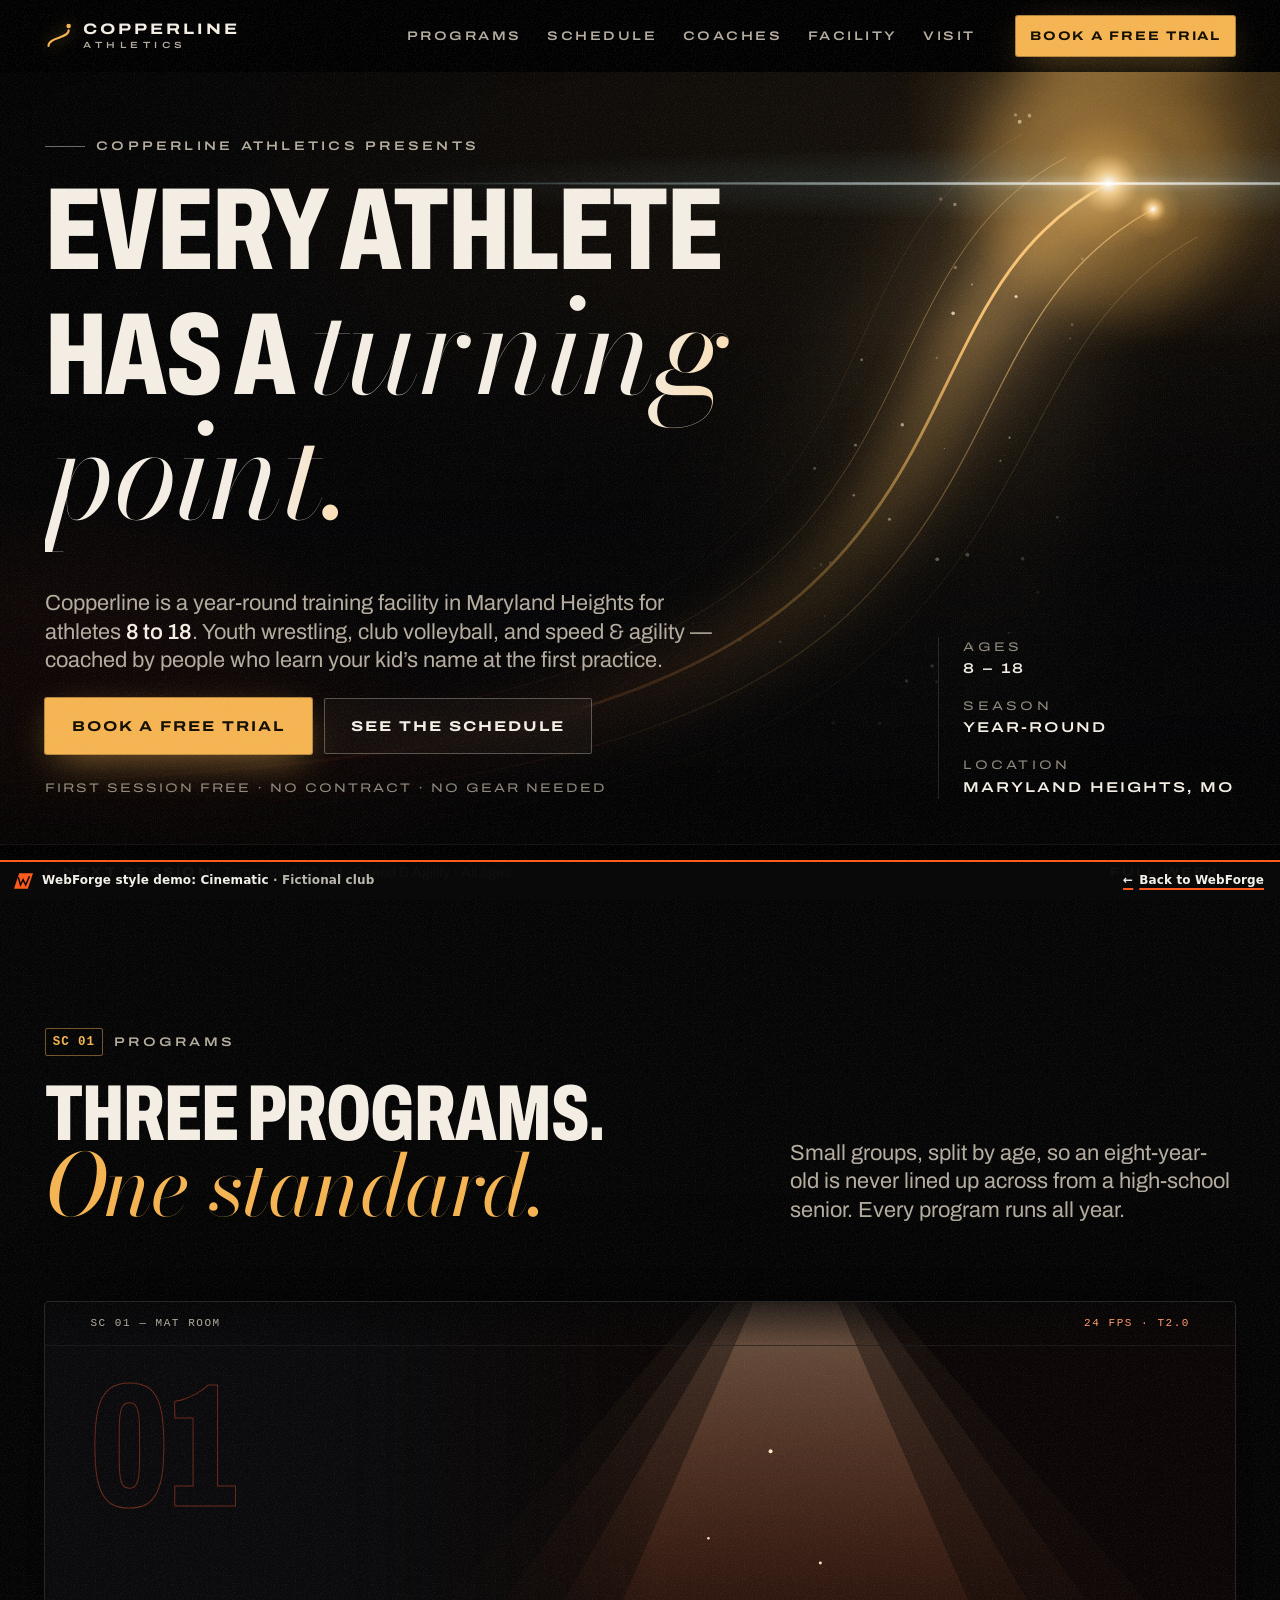
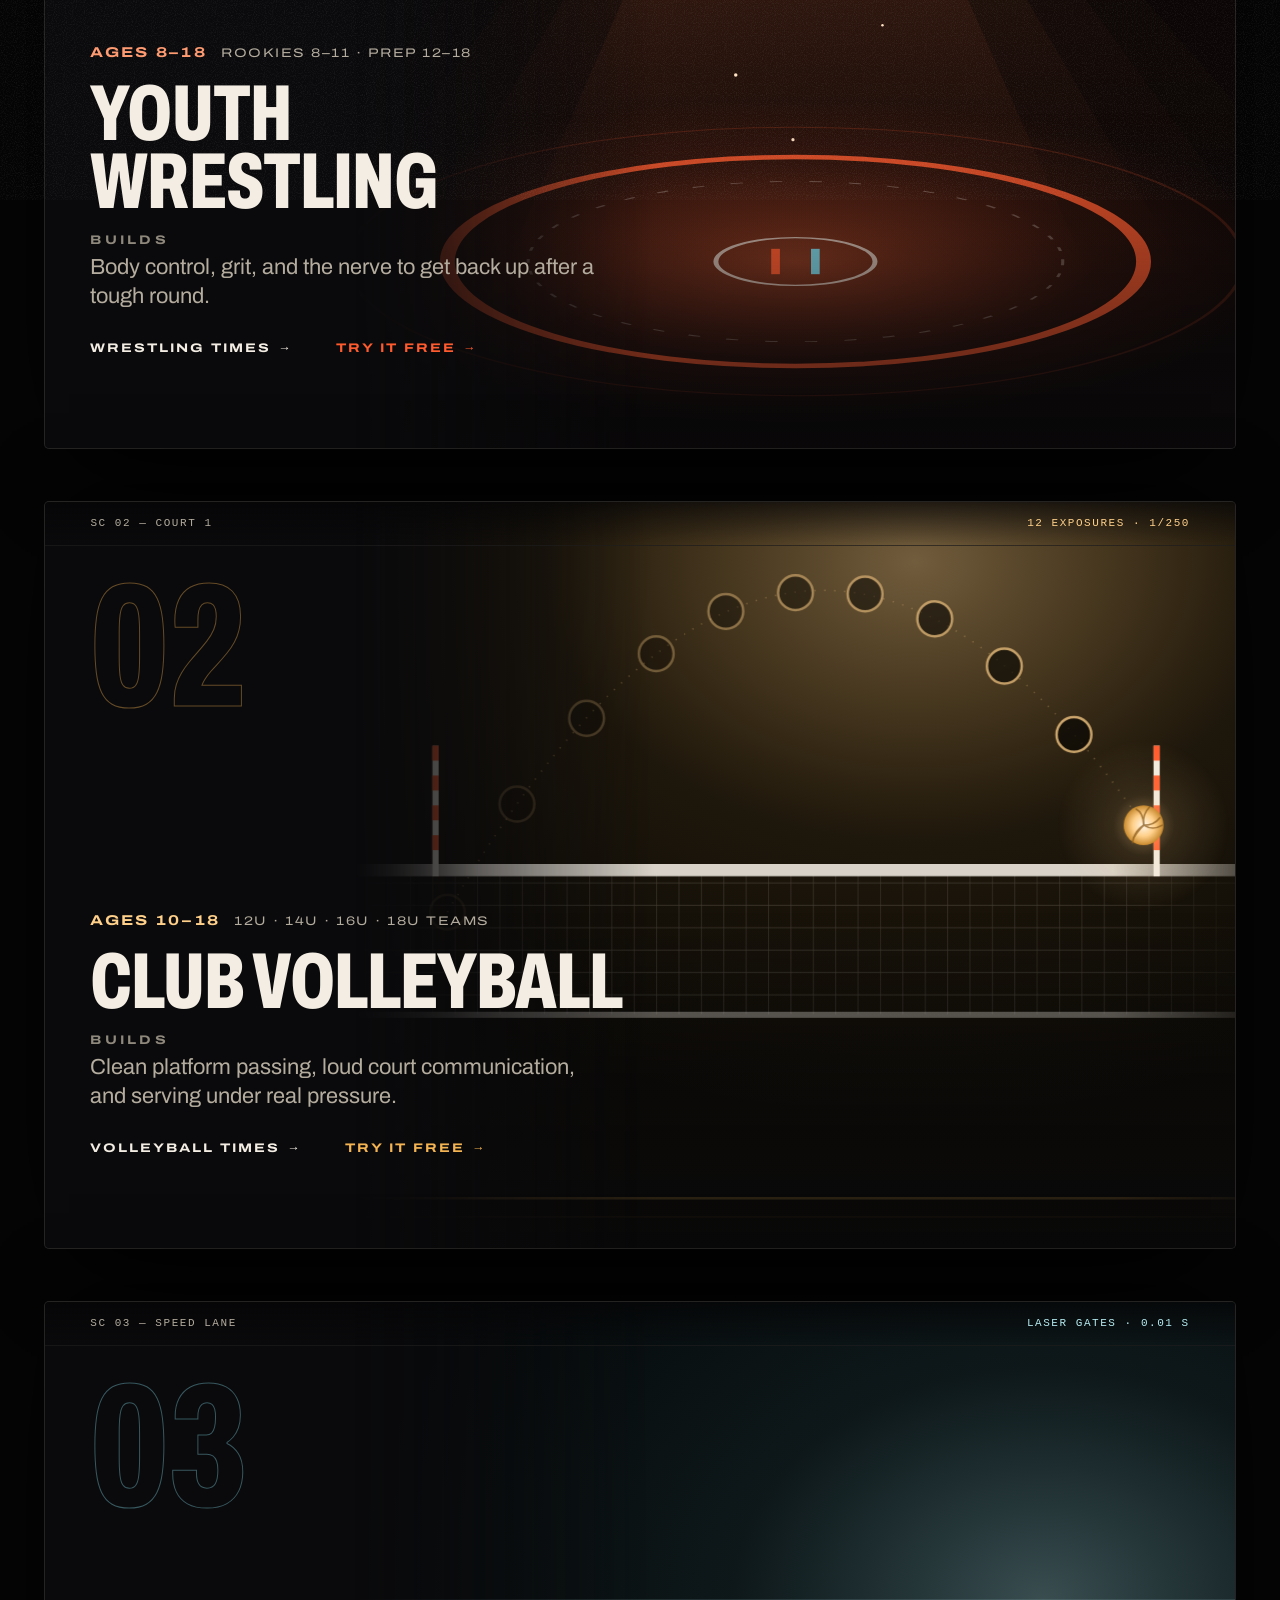
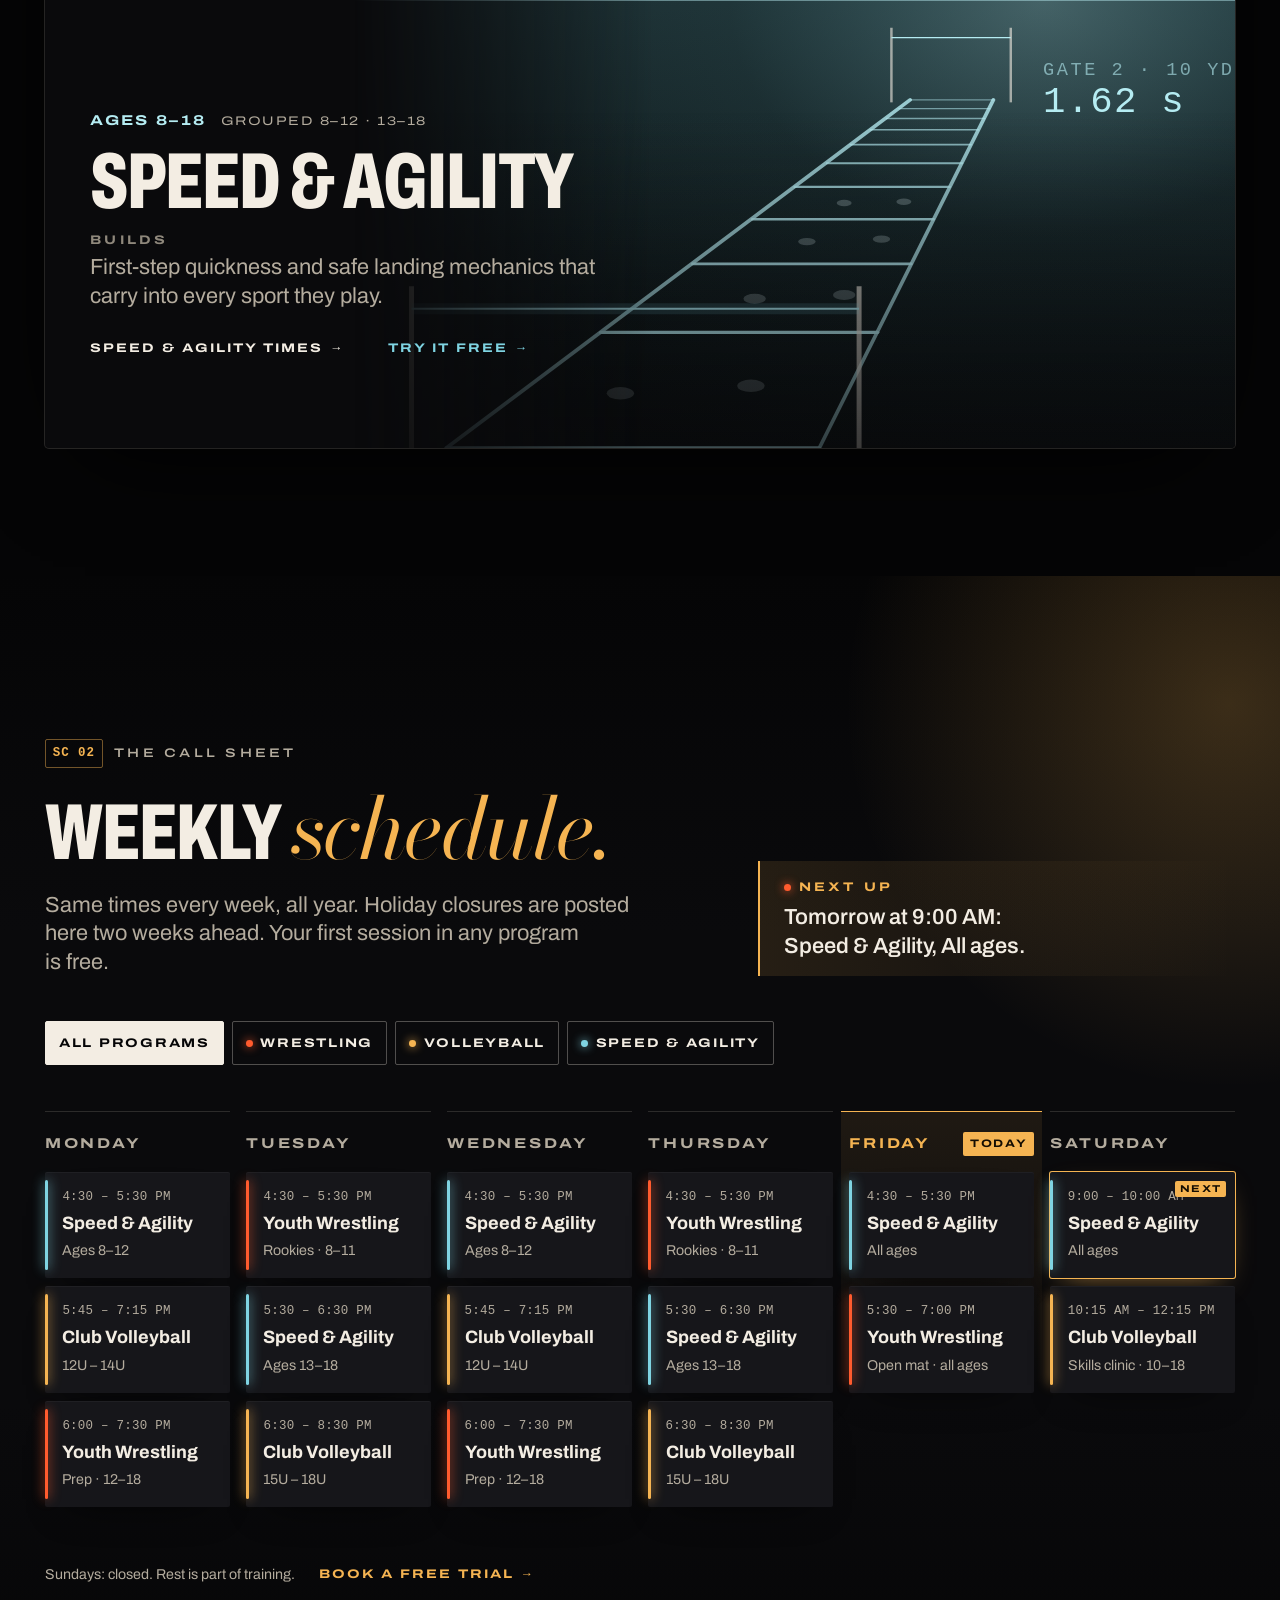
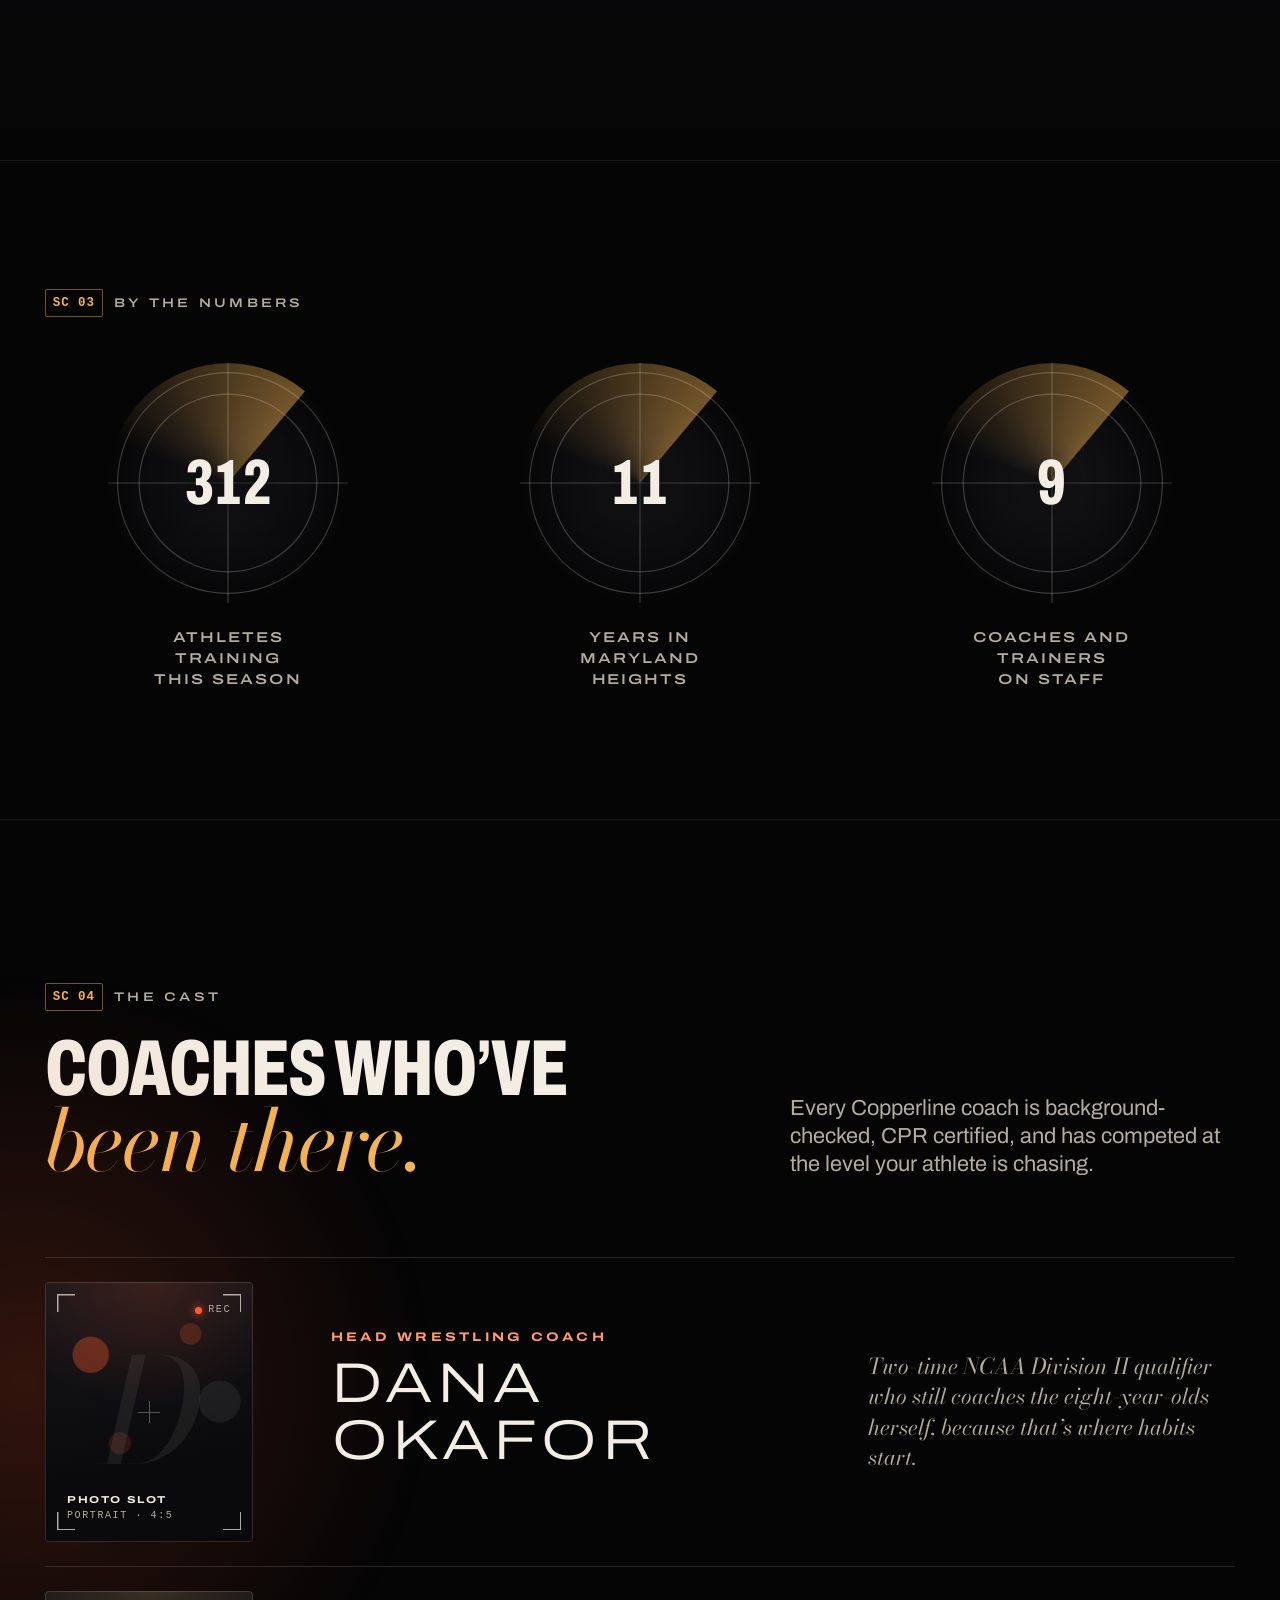
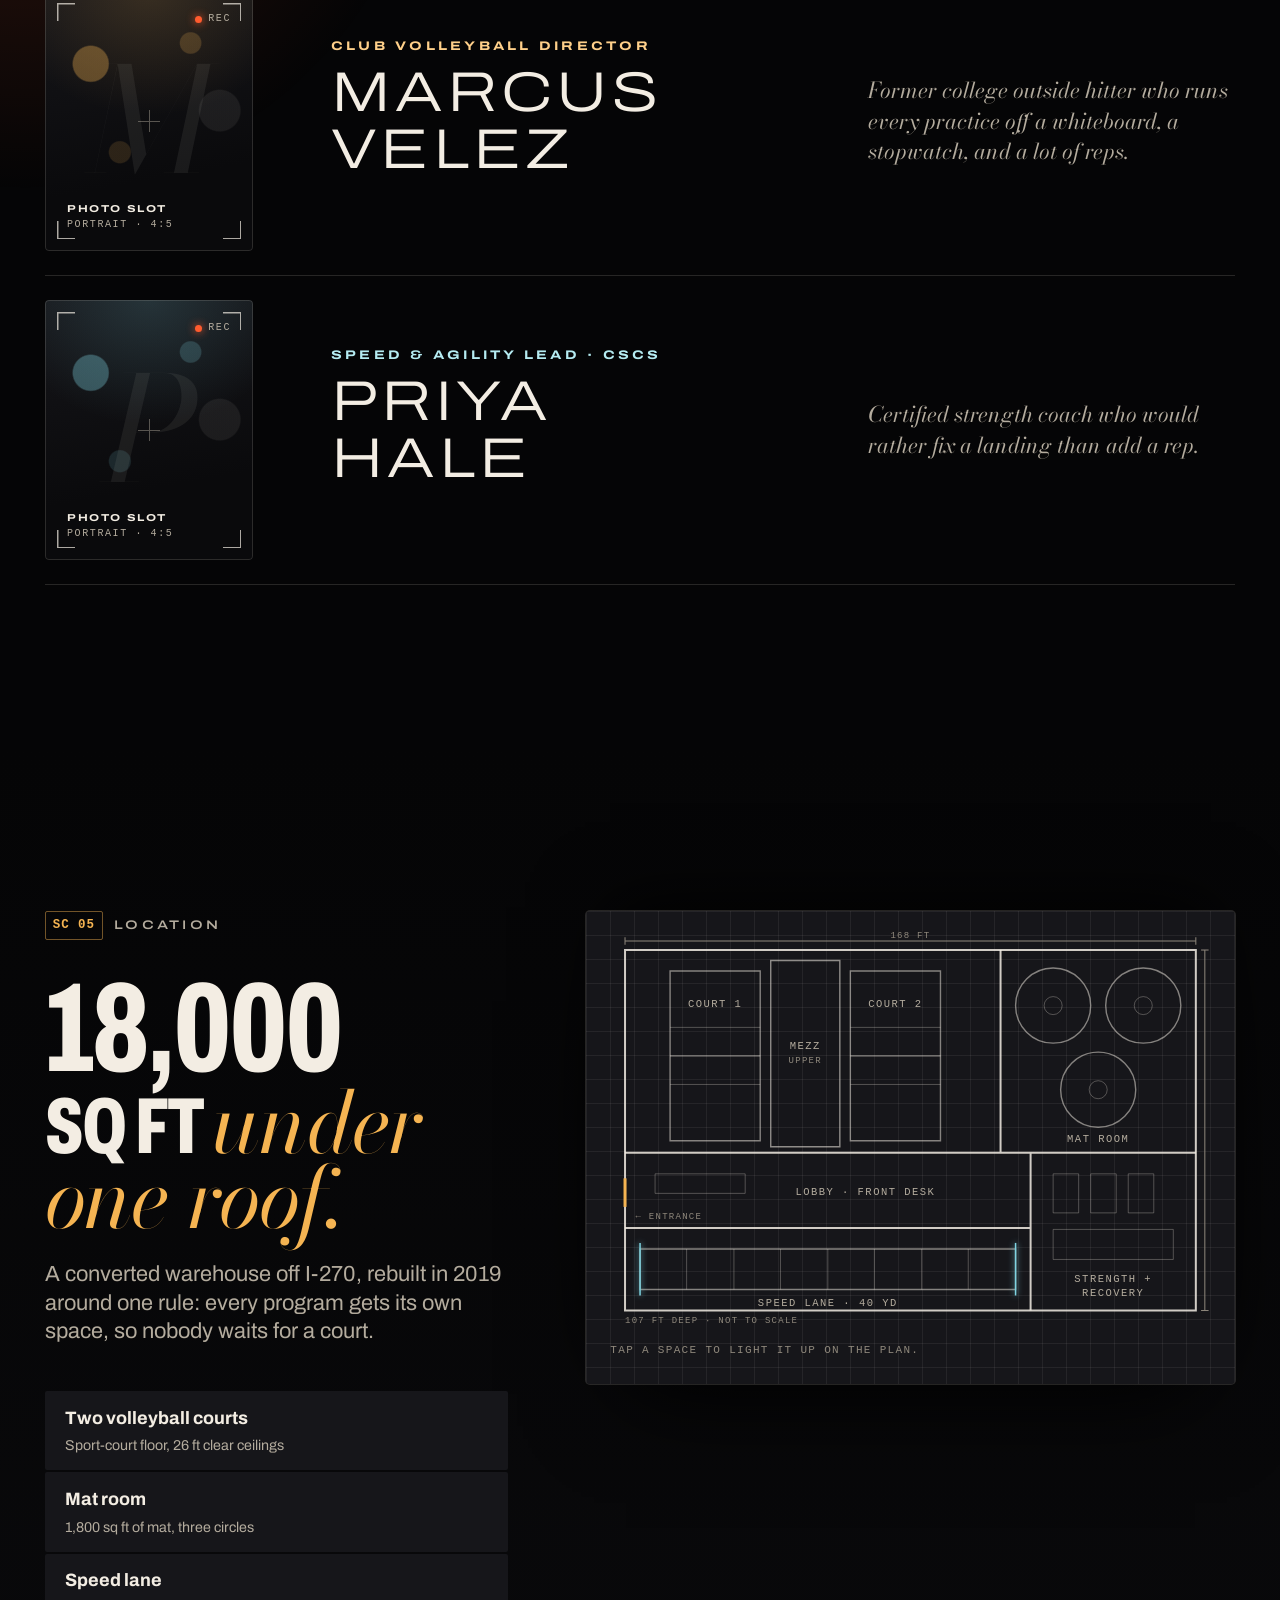
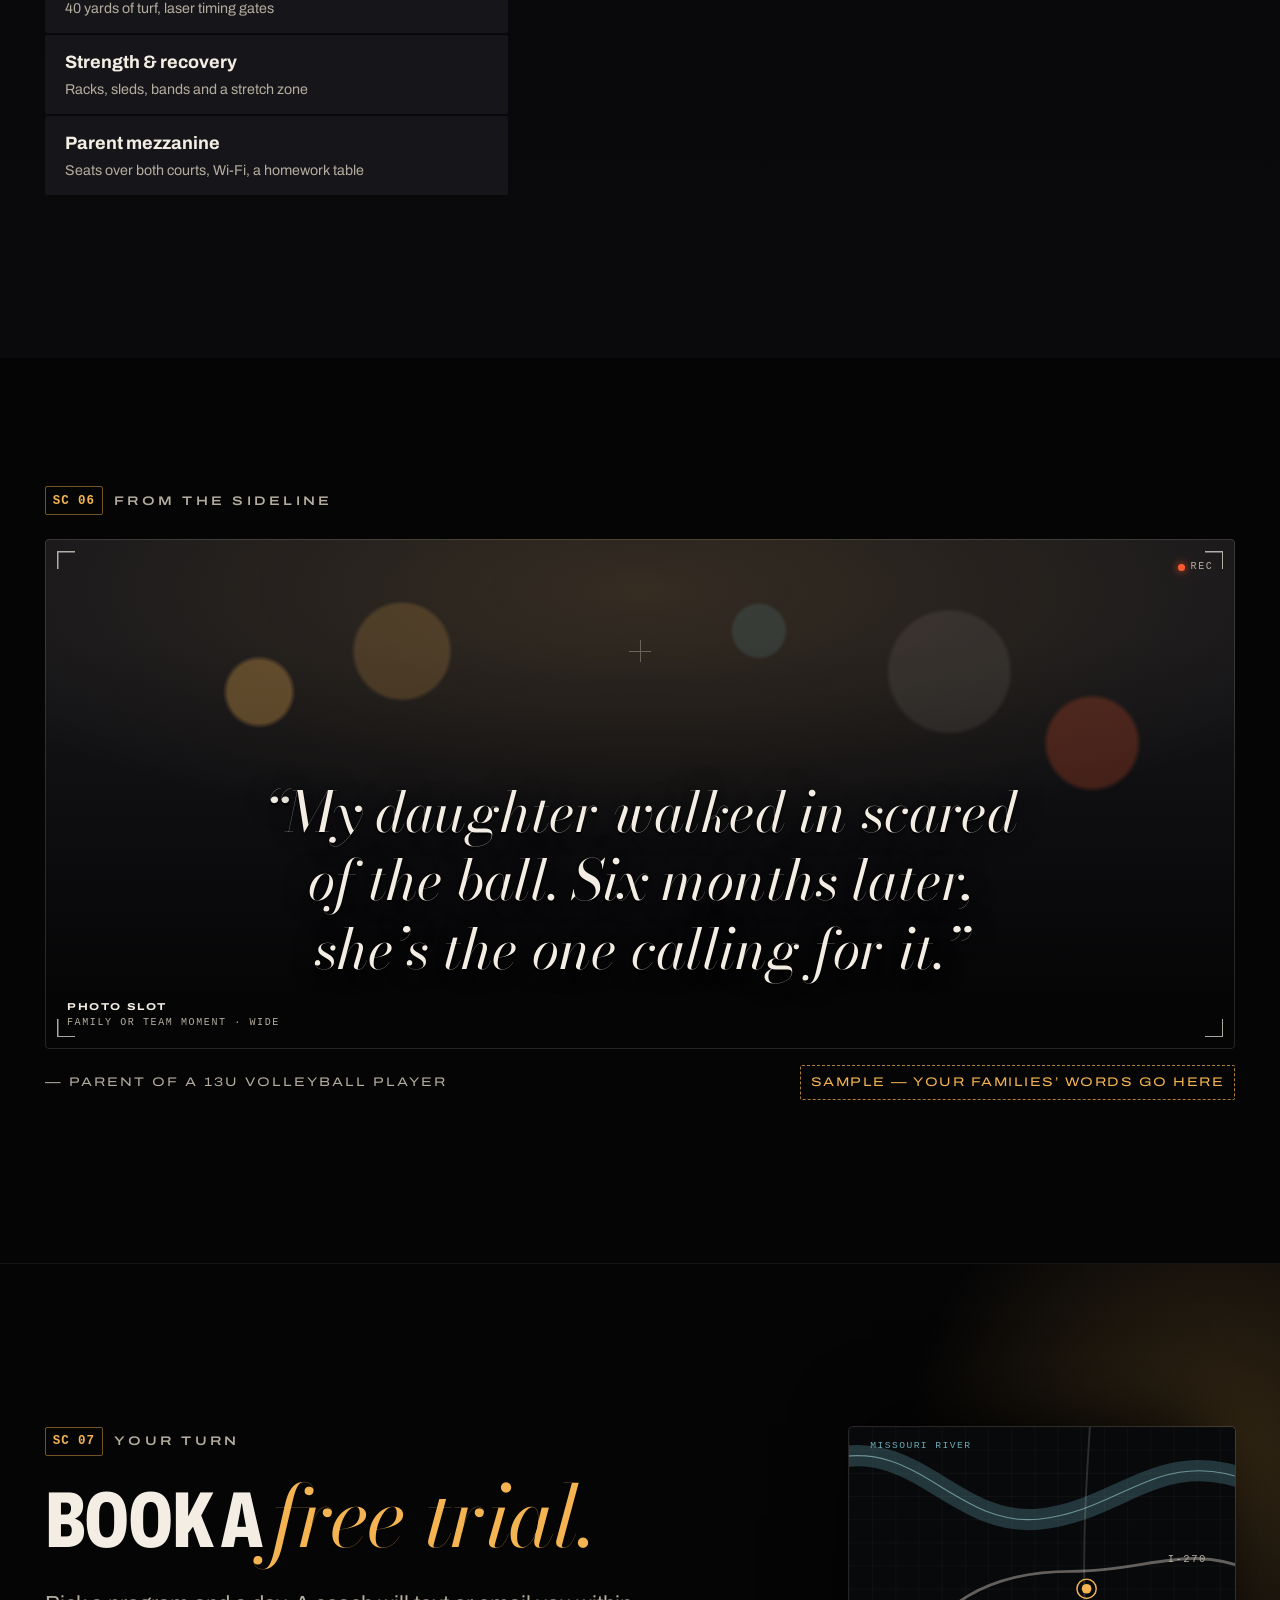
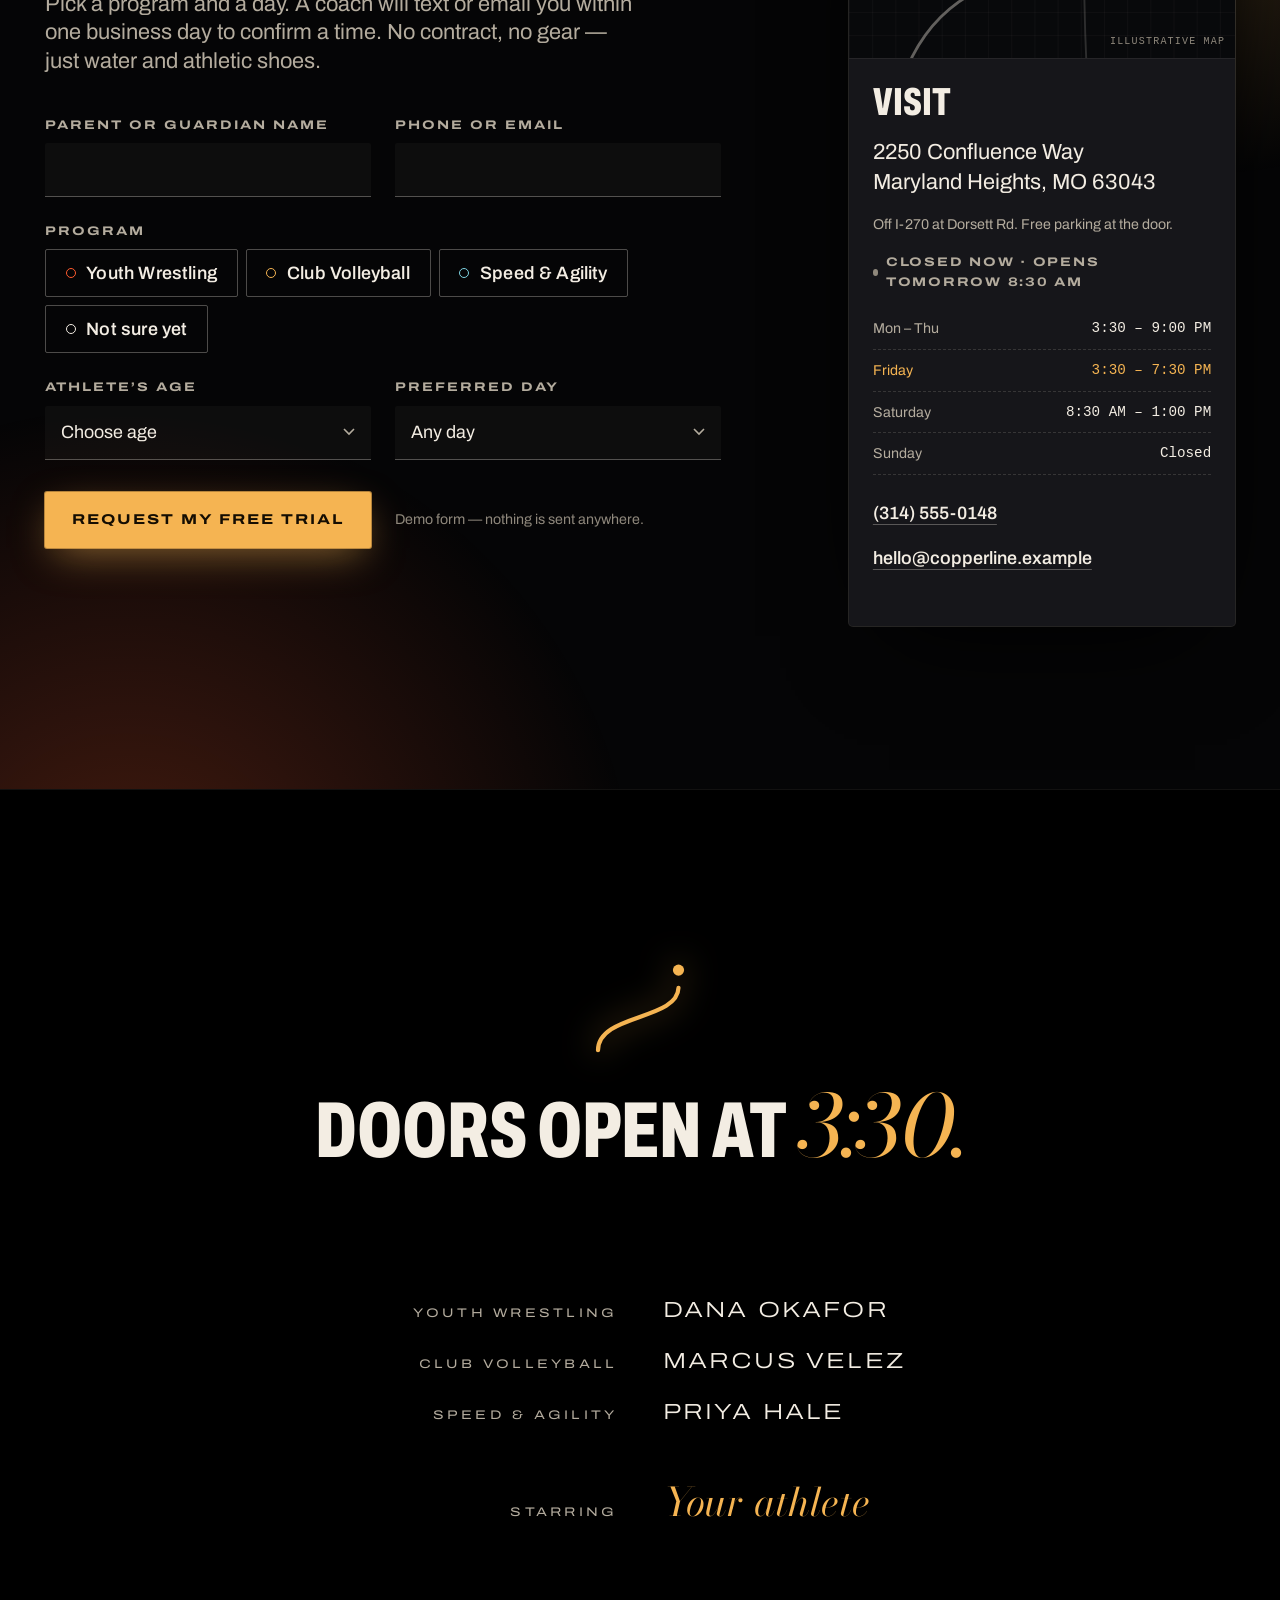
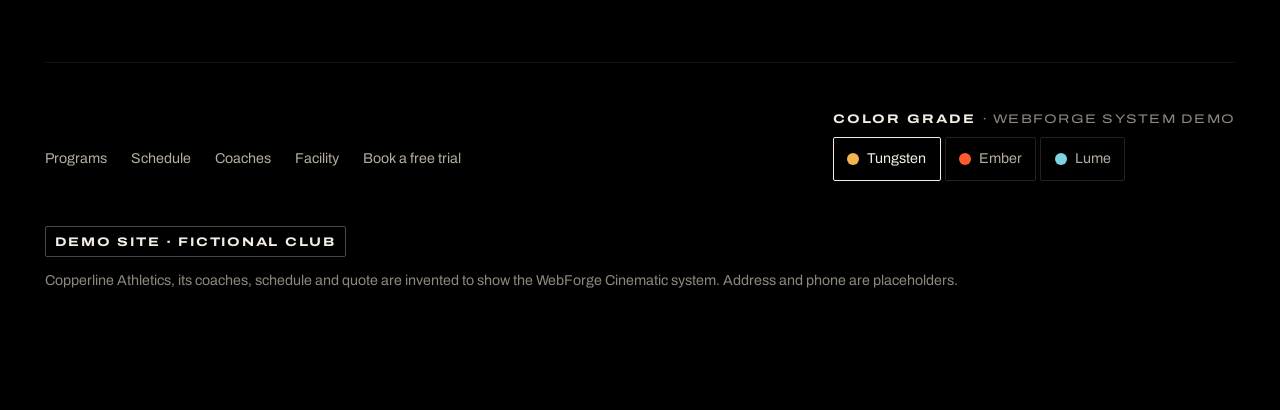
<file: demos/cinematic/index.html>
<!doctype html>
<html lang="en" class="no-js" data-grade="tungsten">
<head>
<meta charset="utf-8">
<meta name="viewport" content="width=device-width, initial-scale=1, viewport-fit=cover">
<meta name="robots" content="noindex">
<title>Cinematic style demo · Copperline Athletics (fictional club) · WebForge</title>
<meta name="description" content="Copperline Athletics is a year-round youth training facility in Maryland Heights, MO for athletes 8 to 18: youth wrestling, club volleyball, and speed and agility. First session free. Demo site for a fictional club.">
<meta name="color-scheme" content="dark">
<meta name="theme-color" content="#050506">
<link rel="stylesheet" href="../../fonts/cinematic.css">
<link rel="icon" href="data:image/svg+xml,%3Csvg xmlns='http://www.w3.org/2000/svg' viewBox='0 0 32 32'%3E%3Crect width='32' height='32' rx='6' fill='%23050506'/%3E%3Cpath d='M6 26C6 17 26 19 26 10' fill='none' stroke='%23f5b452' stroke-width='3' stroke-linecap='round'/%3E%3Ccircle cx='26' cy='6' r='3' fill='%23f5b452'/%3E%3C/svg%3E">
<link rel="stylesheet" href="style.css">
<script>document.documentElement.classList.replace('no-js','js')</script>
<script src="script.js" defer></script>
</head>
<body>

<a class="skip" href="#main">Skip to content</a>
<a class="skip" href="#schedule">Skip to the schedule</a>
<!-- WF-DEMO-RIBBON:START · added by WebForge when publishing the demo. Self-contained: it does not
     use this style's CSS or JS, and it is not part of the style's design. It sits at the bottom, and on phones
     it lifts itself above the style's own action bar so it never covers the "Book a free trial" button. -->
<style>
#wf-ribbon, #wf-ribbon p, #wf-ribbon a, #wf-ribbon b, #wf-ribbon span { all: revert; box-sizing: border-box; }
#wf-ribbon {
  position: fixed; left: 0; right: 0; bottom: 0; z-index: 2147483000;
  display: flex; align-items: center; justify-content: space-between; gap: 4px 14px;
  margin: 0; padding: 4px max(14px, env(safe-area-inset-right)) calc(4px + env(safe-area-inset-bottom)) max(14px, env(safe-area-inset-left));
  background: rgba(10, 10, 11, 0.96); color: #F2F0E9; border-top: 2px solid #FF5B1F;
  font: 600 12px/1.3 system-ui, -apple-system, "Segoe UI", Roboto, Helvetica, Arial, sans-serif;
  letter-spacing: 0.01em; text-align: left; text-transform: none; font-style: normal;
  -webkit-font-smoothing: antialiased; -webkit-text-size-adjust: 100%; text-size-adjust: 100%;
}
#wf-ribbon p { display: flex; align-items: center; gap: 9px; min-width: 0; margin: 0; font: inherit; color: inherit; }
#wf-ribbon .wf-ribbon__mark { display: block; flex: none; width: 19px; height: 16px; max-width: none; overflow: visible; }
#wf-ribbon b { font-weight: 800; color: #F2F0E9; }
#wf-ribbon .wf-ribbon__dim { color: #B9B6AC; font-weight: 600; white-space: nowrap; }
#wf-ribbon a {
  flex: none; display: inline-flex; align-items: center; gap: 6px; min-height: 30px; padding: 0 2px;
  color: #F2F0E9; font: inherit; font-weight: 800; white-space: nowrap; cursor: pointer;
  text-decoration: underline; text-decoration-color: #FF5B1F; text-decoration-thickness: 2px; text-underline-offset: 4px;
}
#wf-ribbon a:hover { color: #FF5B1F; }
#wf-ribbon a:focus { outline: none; }
#wf-ribbon a:focus-visible { outline: 2px solid #FF5B1F; outline-offset: 2px; color: #F2F0E9; }
#wf-ribbon .wf-ribbon__arrow { font-weight: 800; }
@media (max-width: 420px) { #wf-ribbon { font-size: 11.5px; gap: 4px 10px; padding-left: max(10px, env(safe-area-inset-left)); padding-right: max(10px, env(safe-area-inset-right)); } #wf-ribbon p { gap: 7px; } }
@media (max-width: 360px) { #wf-ribbon { font-size: 11px; } #wf-ribbon .wf-ribbon__mark { display: none; } }
@media print { #wf-ribbon, #wf-ribbon-space { display: none; } }
</style>
<aside id="wf-ribbon" aria-label="About this page">
  <p><svg class="wf-ribbon__mark" viewBox="0 0 44 36" aria-hidden="true" focusable="false"><path d="M12 0h32L32 36H0z" fill="#FF5B1F"/><path d="M10 9l5 18 6-12 6 12 9-20" fill="none" stroke="#0A0A0B" stroke-width="3.6"/></svg><span><b>WebForge style demo:</b> Cinematic <span class="wf-ribbon__dim">· Fictional club</span></span></p>
  <a href="../../index.html#styles"><span class="wf-ribbon__arrow" aria-hidden="true">←</span> Back to WebForge</a>
</aside>
<script>
(function () {
  'use strict';
  var rib = document.getElementById('wf-ribbon');
  if (!rib) return;
  var BARS = '.actionbar';
  var root = document.documentElement;
  var bars = []; var space = null; var until = 0; var raf = 0; var lastLift = -1; var lastH = -1;
  /* how far the style's own bottom bar reaches up into the viewport (0 if hidden) */
  function reach() {
    var vh = window.innerHeight; var out = 0;
    for (var i = 0; i < bars.length; i++) {
      var cs = window.getComputedStyle(bars[i]);
      if (cs.display === 'none' || cs.visibility === 'hidden') continue;
      var r = bars[i].getBoundingClientRect();
      if (r.height > 0 && r.top < vh && r.bottom > vh - 48) out = Math.max(out, vh - r.top + (r.bottom < vh - 2 ? 6 : 0));
    }
    return Math.max(0, Math.round(out));
  }
  function apply() {
    var l = bars.length ? reach() : 0;
    if (l !== lastLift) { rib.style.transform = l ? 'translateY(' + (-l) + 'px)' : ''; lastLift = l; }
    var h = rib.offsetHeight;
    if (h !== lastH) {
      lastH = h;
      if (space) space.style.height = h + 'px';
      root.style.scrollPaddingBottom = (h + 12) + 'px';
    }
  }
  function tick() { apply(); raf = Date.now() < until ? window.requestAnimationFrame(tick) : 0; }
  function burst(ms) { until = Math.max(until, Date.now() + ms); if (!raf) raf = window.requestAnimationFrame(tick); }
  function init() {
    space = document.getElementById('wf-ribbon-space');
    if (space) {
      var foot = document.querySelector('body > footer') || document.querySelector('footer:last-of-type');
      var bg = foot ? window.getComputedStyle(foot).backgroundColor : '';
      if (bg && bg !== 'transparent' && bg !== 'rgba(0, 0, 0, 0)') space.style.backgroundColor = bg;
    }
    bars = BARS ? Array.prototype.slice.call(document.querySelectorAll(BARS)) : [];
    if (bars.length && window.MutationObserver) {
      var mo = new MutationObserver(function () { burst(900); });
      bars.forEach(function (b) { mo.observe(b, { attributes: true, attributeFilter: ['class', 'style', 'hidden'] }); });
    }
    bars.forEach(function (b) { b.addEventListener('transitionrun', function () { burst(900); }); });
    window.addEventListener('scroll', function () { burst(700); }, { passive: true });
    window.addEventListener('resize', function () { burst(500); }, { passive: true });
    window.addEventListener('load', function () { burst(1500); });
    burst(1500);
  }
  if (document.readyState === 'loading') document.addEventListener('DOMContentLoaded', init); else init();
})();
</script>
<!-- WF-DEMO-RIBBON:END -->

<!-- Film grain: one fixed layer, decorative -->
<div class="grain" aria-hidden="true"></div>

<!-- Timecode rail: wide screens only, decorative -->
<div class="tc-rail" aria-hidden="true">
  <span class="tc-rail__dot"></span>
  <span class="tc-rail__tc" data-tc>TC 00:00:00:00</span>
  <span class="tc-rail__sc" data-sc>SC 00 · Title</span>
</div>

<header class="site-header" data-header>
  <div class="site-header__inner">
    <a class="brand" href="#top">
      <svg class="brand__mark" viewBox="0 0 32 32" aria-hidden="true" focusable="false">
        <path d="M4 27.5C4 17 27 19 27 9.5" fill="none" stroke="currentColor" stroke-width="2.4" stroke-linecap="round"/>
        <circle cx="27" cy="4.6" r="2.6" fill="currentColor"/>
      </svg>
      <span class="brand__word">Copperline <span class="brand__sub">Athletics</span></span>
    </a>

    <nav class="nav" aria-label="Primary">
      <button class="nav__toggle" type="button" aria-expanded="false" aria-controls="nav-list">
        <span class="nav__toggle-bars" aria-hidden="true"></span><span class="nav__toggle-label">Menu</span>
      </button>
      <ul class="nav__list" id="nav-list">
        <li><a href="#programs">Programs</a></li>
        <li><a href="#schedule">Schedule</a></li>
        <li><a href="#coaches">Coaches</a></li>
        <li><a href="#facility">Facility</a></li>
        <li><a href="#visit">Visit</a></li>
        <li class="nav__cta-item"><a class="btn btn--primary" href="#book">Book a free trial</a></li>
      </ul>
    </nav>

    <a class="btn btn--primary btn--sm site-header__cta" href="#book">Book a free trial</a>
  </div>
</header>

<main id="main">

<!-- ============================== HERO / TITLE CARD ============================== -->
<section class="hero" id="top" aria-labelledby="hero-title" data-scene="SC 00 · Title card">
  <div class="hero__scene" aria-hidden="true">
    <div class="hero__depth hero__depth--far" data-depth="0.6">
      <div class="hero__beam"></div>
      <div class="leak leak--hero-a"></div>
      <div class="leak leak--hero-b"></div>
    </div>

    <div class="hero__depth hero__depth--mid" data-depth="1.2">
      <!-- Layer 1: static halo, blurred once by CSS. Never animated inside, so it never repaints. -->
      <svg class="hero__svg hero__svg--halo" viewBox="0 0 1600 900" preserveAspectRatio="xMaxYMid slice" focusable="false">
        <defs>
          <linearGradient id="trail-grad" gradientUnits="userSpaceOnUse" x1="0" y1="0" x2="1420" y2="0">
            <stop offset="0" style="stop-color:var(--trail-tail)" stop-opacity="0"/>
            <stop offset=".38" style="stop-color:var(--trail-tail)" stop-opacity=".5"/>
            <stop offset=".74" style="stop-color:var(--trail-mid)" stop-opacity=".9"/>
            <stop offset="1" style="stop-color:var(--trail-head)" stop-opacity="1"/>
          </linearGradient>
          <radialGradient id="head-glow">
            <stop offset="0" stop-color="#fff" stop-opacity="1"/>
            <stop offset=".16" style="stop-color:var(--trail-head)" stop-opacity=".9"/>
            <stop offset=".45" style="stop-color:var(--trail-mid)" stop-opacity=".22"/>
            <stop offset="1" style="stop-color:var(--trail-mid)" stop-opacity="0"/>
          </radialGradient>
          <radialGradient id="flare-soft">
            <stop offset="0" stop-color="#fff" stop-opacity=".28"/>
            <stop offset=".25" style="stop-color:var(--flare)" stop-opacity=".1"/>
            <stop offset="1" style="stop-color:var(--flare)" stop-opacity="0"/>
          </radialGradient>
          <linearGradient id="flare-grad" gradientUnits="userSpaceOnUse" x1="500" y1="0" x2="2300" y2="0">
            <stop offset="0" style="stop-color:var(--flare)" stop-opacity="0"/>
            <stop offset=".5" stop-color="#fff" stop-opacity=".95"/>
            <stop offset="1" style="stop-color:var(--flare)" stop-opacity="0"/>
          </linearGradient>
        </defs>
        <path d="M-120 830C380 830 820 800 1040 610C1230 445 1210 230 1400 130" fill="none" stroke="url(#trail-grad)" stroke-width="54" stroke-linecap="round" opacity=".55"/>
        <path d="M-120 868C400 868 860 842 1088 640C1278 470 1262 262 1452 160" fill="none" stroke="url(#trail-grad)" stroke-width="30" stroke-linecap="round" opacity=".25"/>
        <circle cx="1400" cy="130" r="150" style="fill:var(--trail-mid)" opacity=".35"/>
      </svg>

      <!-- Layer 2: the light painting itself. Draws on once at load, then static. -->
      <svg class="hero__svg hero__svg--lanes" viewBox="0 0 1600 900" preserveAspectRatio="xMaxYMid slice" focusable="false">
        <g fill="none" stroke="url(#trail-grad)" stroke-linecap="round">
          <path class="lane lane--1" pathLength="1" d="M-120 830C380 830 820 800 1040 610C1230 445 1210 230 1400 130" stroke-width="3.4"/>
          <path class="lane lane--2" pathLength="1" d="M-120 868C400 868 860 842 1088 640C1278 470 1262 262 1452 160" stroke-width="1.5" opacity=".6"/>
          <path class="lane lane--3" pathLength="1" d="M-120 792C360 792 784 760 994 580C1180 420 1160 200 1350 100" stroke-width="1.1" opacity=".45"/>
          <path class="lane lane--4" pathLength="1" d="M-120 906C420 906 900 884 1136 670C1326 496 1316 296 1504 192" stroke-width=".8" opacity=".3"/>
          <path class="lane lane--5" pathLength="1" d="M-120 760C330 760 750 724 950 552C1132 396 1108 176 1300 72" stroke-width=".6" opacity=".22"/>
        </g>
        <circle class="trails__head" cx="1400" cy="130" r="80" fill="url(#head-glow)"/>
        <circle class="trails__head trails__head--b" cx="1452" cy="160" r="34" fill="url(#head-glow)" opacity=".6"/>
      </svg>

      <!-- Layer 3: comets. The only thing that repaints every frame: three thin strokes, no filters. -->
      <svg class="hero__svg hero__svg--comets" viewBox="0 0 1600 900" preserveAspectRatio="xMaxYMid slice" focusable="false">
        <g fill="none" stroke-linecap="round">
          <path class="comet comet--1" pathLength="1" d="M-120 830C380 830 820 800 1040 610C1230 445 1210 230 1400 130" stroke="#fff" stroke-width="3"/>
          <path class="comet comet--2" pathLength="1" d="M-120 868C400 868 860 842 1088 640C1278 470 1262 262 1452 160" style="stroke:var(--trail-head)" stroke-width="2"/>
          <path class="comet comet--3" pathLength="1" d="M-120 792C360 792 784 760 994 580C1180 420 1160 200 1350 100" style="stroke:var(--trail-mid)" stroke-width="1.6"/>
        </g>
      </svg>

      <!-- Layer 4: anamorphic lens flare through the trail head. Breathes by opacity only. -->
      <svg class="hero__svg hero__svg--flare" viewBox="0 0 1600 900" preserveAspectRatio="xMaxYMid slice" focusable="false">
        <ellipse cx="1400" cy="130" rx="900" ry="46" fill="url(#flare-soft)"/>
        <ellipse cx="1400" cy="130" rx="900" ry="1.5" fill="url(#flare-grad)" opacity=".85"/>
      </svg>
    </div>

    <canvas class="hero__dust" data-dust></canvas>
    <div class="hero__burn"></div>
    <div class="hero__vignette"></div>
  </div>

  <div class="hero__content wrap">
    <p class="hero__presents slate"><span class="slate__rule" aria-hidden="true"></span>Copperline Athletics presents</p>
    <h1 class="hero__title" id="hero-title">
      <span class="line"><span class="line__in">Every athlete</span></span>
      <span class="line"><span class="line__in">has a <em>turning</em></span></span>
      <span class="line"><span class="line__in"><em>point.</em></span></span>
    </h1>
    <div class="hero__foot">
      <p class="hero__lede">Copperline is a year-round training facility in Maryland Heights for athletes <strong>8 to 18</strong>. Youth wrestling, club volleyball, and speed &amp; agility — coached by people who learn your kid’s name at the first practice.</p>
      <div class="hero__actions" data-hero-actions>
        <a class="btn btn--primary btn--lg" href="#book">Book a free trial</a>
        <a class="btn btn--ghost btn--lg" href="#schedule">See the schedule</a>
      </div>
      <p class="hero__fine">First session free · No contract · No gear needed</p>
    </div>
    <dl class="hero__credits">
      <div><dt>Ages</dt><dd>8 – 18</dd></div>
      <div><dt>Season</dt><dd>Year-round</dd></div>
      <div><dt>Location</dt><dd>Maryland Heights, MO</dd></div>
    </dl>
  </div>

  <div class="hero__bar">
    <div class="wrap hero__bar-inner">
      <p class="ticker"><span class="ticker__dot" aria-hidden="true"></span><span class="ticker__label" data-ticker-label>Next session</span> <span class="ticker__text" data-next>Monday to Saturday, from 4:30 PM</span></p>
      <a class="ticker__link" href="#schedule">Full week <span aria-hidden="true">→</span></a>
    </div>
  </div>

  <div class="letterbox" aria-hidden="true"><span class="letterbox__top"></span><span class="letterbox__bot"></span></div>
</section>

<!-- ============================== PROGRAMS ============================== -->
<section class="programs" id="programs" aria-labelledby="programs-title" data-scene="SC 01 · Programs">
  <div class="wrap section-head section-head--split">
    <div>
      <p class="slate"><span class="slate__sc">SC 01</span> Programs</p>
      <h2 class="section-title" id="programs-title" tabindex="-1">Three programs. <em>One standard.</em></h2>
    </div>
    <p class="section-lede">Small groups, split by age, so an eight-year-old is never lined up across from a high-school senior. Every program runs all year.</p>
  </div>

  <div class="scenes wrap">
    <!-- Scene 01 · Wrestling -->
    <article class="scene" data-tone="1" id="program-wrestling" aria-labelledby="p-wrestling">
      <div class="scene__frame">
        <div class="scene__art" aria-hidden="true">
          <svg viewBox="0 0 800 600" preserveAspectRatio="xMidYMid slice" focusable="false">
            <defs>
              <linearGradient id="w-cone" x1="0" y1="0" x2="0" y2="1">
                <stop offset="0" stop-color="#ffd9b0" stop-opacity=".42"/>
                <stop offset=".55" stop-color="#ff7a45" stop-opacity=".12"/>
                <stop offset="1" stop-color="#ff5b2e" stop-opacity="0"/>
              </linearGradient>
              <radialGradient id="w-pool" cx="50%" cy="50%" r="50%">
                <stop offset="0" stop-color="#ff6a3a" stop-opacity=".5"/>
                <stop offset=".6" stop-color="#ff5b2e" stop-opacity=".12"/>
                <stop offset="1" stop-color="#ff5b2e" stop-opacity="0"/>
              </radialGradient>
            </defs>
            <rect width="800" height="600" fill="#0b0605"/>
            <g class="w-cone" fill="url(#w-cone)">
              <polygon points="384,-40 416,-40 640,470 160,470" opacity=".55"/>
              <polygon points="376,-40 424,-40 720,470 80,470" opacity=".35"/>
              <polygon points="368,-40 432,-40 800,470 0,470" opacity=".22"/>
              <polygon points="360,-40 440,-40 880,470 -80,470" opacity=".12"/>
            </g>
            <ellipse cx="400" cy="450" rx="400" ry="130" fill="url(#w-pool)"/>
            <g transform="translate(400 450) scale(1 .3)">
              <circle r="360" fill="none" stroke="#ff5b2e" stroke-opacity=".18" stroke-width="3"/>
              <circle r="280" fill="none" stroke="#ff5b2e" stroke-opacity=".85" stroke-width="12"/>
              <g class="w-ring"><circle r="215" fill="none" stroke="#f3ede3" stroke-opacity=".28" stroke-width="2.5" stroke-dasharray="10 22"/></g>
              <circle r="64" fill="none" stroke="#f3ede3" stroke-opacity=".7" stroke-width="4"/>
              <line x1="-16" y1="-34" x2="-16" y2="34" stroke="#ff5b2e" stroke-width="7"/>
              <line x1="16" y1="-34" x2="16" y2="34" stroke="#7fd4e2" stroke-width="7"/>
            </g>
            <g class="specks" fill="#ffe2c4">
              <circle cx="380" cy="120" r="1.6"/><circle cx="420" cy="210" r="1.2"/><circle cx="352" cy="300" r="1.4"/>
              <circle cx="470" cy="260" r="1"/><circle cx="398" cy="352" r="1.3"/><circle cx="330" cy="190" r="1"/>
            </g>
          </svg>
        </div>
        <span class="scene__num" aria-hidden="true">01</span>
        <div class="scene__meta" aria-hidden="true"><span>SC 01 — Mat room</span><span>24 fps · T2.0</span></div>
        <div class="scene__body">
          <p class="scene__ages">Ages 8–18 <span>Rookies 8–11 · Prep 12–18</span></p>
          <h3 class="scene__title" id="p-wrestling"><span class="focus focus--soft" aria-hidden="true">Youth Wrestling</span><span class="focus focus--sharp">Youth Wrestling</span></h3>
          <p class="scene__builds"><span class="scene__builds-label">Builds</span> Body control, grit, and the nerve to get back up after a tough round.</p>
          <div class="scene__links">
            <a class="link-arrow" href="#schedule" data-filter="wrestling">Wrestling times</a>
            <a class="link-arrow link-arrow--accent" href="#book" data-program="wrestling">Try it free</a>
          </div>
        </div>
      </div>
    </article>

    <!-- Scene 02 · Volleyball -->
    <article class="scene" data-tone="2" id="program-volleyball" aria-labelledby="p-volleyball">
      <div class="scene__frame">
        <div class="scene__art" aria-hidden="true">
          <svg viewBox="0 0 800 600" preserveAspectRatio="xMidYMid slice" focusable="false">
            <defs>
              <radialGradient id="v-haze" cx="62%" cy="8%" r="75%">
                <stop offset="0" stop-color="#ffd08a" stop-opacity=".42"/>
                <stop offset=".5" stop-color="#f5b452" stop-opacity=".08"/>
                <stop offset="1" stop-color="#f5b452" stop-opacity="0"/>
              </radialGradient>
              <pattern id="v-mesh" width="18" height="18" patternUnits="userSpaceOnUse">
                <path d="M18 0H0V18" fill="none" stroke="#f3ede3" stroke-opacity=".2" stroke-width="1"/>
              </pattern>
              <linearGradient id="v-fade" x1="0" x2="1">
                <stop offset="0" stop-color="#fff" stop-opacity="0"/>
                <stop offset=".18" stop-color="#fff" stop-opacity="1"/>
                <stop offset=".82" stop-color="#fff" stop-opacity="1"/>
                <stop offset="1" stop-color="#fff" stop-opacity="0"/>
              </linearGradient>
              <mask id="v-mask"><rect width="800" height="600" fill="url(#v-fade)"/></mask>
              <radialGradient id="v-glow">
                <stop offset="0" stop-color="#ffd08a" stop-opacity=".45"/>
                <stop offset=".35" stop-color="#ffd08a" stop-opacity=".12"/>
                <stop offset="1" stop-color="#ffd08a" stop-opacity="0"/>
              </radialGradient>
              <radialGradient id="v-ball">
                <stop offset="0" stop-color="#fff8ec"/>
                <stop offset=".55" stop-color="#ffd08a"/>
                <stop offset="1" stop-color="#c98a2e"/>
              </radialGradient>
            </defs>
            <rect width="800" height="600" fill="#0b0905"/>
            <rect width="800" height="600" fill="url(#v-haze)"/>
            <g mask="url(#v-mask)">
              <rect x="0" y="300" width="800" height="112" fill="url(#v-mesh)"/>
              <rect x="0" y="291" width="800" height="10" fill="#f3ede3" opacity=".88"/>
              <rect x="0" y="410" width="800" height="5" fill="#f3ede3" opacity=".4"/>
              <line x1="0" y1="560" x2="800" y2="560" stroke="#f5b452" stroke-opacity=".35" stroke-width="2"/>
              <line x1="0" y1="575" x2="800" y2="575" stroke="#f5b452" stroke-opacity=".12" stroke-width="1"/>
            </g>
            <g class="v-antenna">
              <rect x="108" y="196" width="5" height="105" fill="#f3ede3"/>
              <rect x="108" y="196" width="5" height="12" fill="#ff5b2e"/><rect x="108" y="220" width="5" height="12" fill="#ff5b2e"/><rect x="108" y="244" width="5" height="12" fill="#ff5b2e"/><rect x="108" y="268" width="5" height="12" fill="#ff5b2e"/>
              <rect x="688" y="196" width="5" height="105" fill="#f3ede3"/>
              <rect x="688" y="196" width="5" height="12" fill="#ff5b2e"/><rect x="688" y="220" width="5" height="12" fill="#ff5b2e"/><rect x="688" y="244" width="5" height="12" fill="#ff5b2e"/><rect x="688" y="268" width="5" height="12" fill="#ff5b2e"/>
            </g>
            <path d="M120 330Q400 -150 680 260" fill="none" stroke="#ffd08a" stroke-opacity=".3" stroke-width="1.2" stroke-dasharray="1 7"/>
            <g class="v-strobe" fill="#0b0905" stroke="#ffd08a" stroke-width="2">
              <circle style="--i:0" cx="120" cy="330" r="14"/>
              <circle style="--i:1" cx="176" cy="243" r="14"/>
              <circle style="--i:2" cx="232" cy="174" r="14"/>
              <circle style="--i:3" cx="288" cy="122" r="14"/>
              <circle style="--i:4" cx="344" cy="88" r="14"/>
              <circle style="--i:5" cx="400" cy="73" r="14"/>
              <circle style="--i:6" cx="456" cy="74" r="14"/>
              <circle style="--i:7" cx="512" cy="94" r="14"/>
              <circle style="--i:8" cx="568" cy="132" r="14"/>
              <circle style="--i:9" cx="624" cy="187" r="14"/>
            </g>
            <circle cx="680" cy="260" r="70" fill="url(#v-glow)"/>
            <circle cx="680" cy="260" r="16" fill="url(#v-ball)"/>
            <g fill="none" stroke="#8a5a1a" stroke-width="1.3" stroke-linecap="round" opacity=".75">
              <path d="M680 260c-1-6 1-11 5-15"/><path d="M680 260c5 3 10 3 15 0"/><path d="M680 260c-5 3-8 8-9 14"/>
              <path d="M674 247c4 2 6 6 6 13"/><path d="M693 254c-3 4-8 6-13 6"/><path d="M672 270c3-5 6-8 8-10"/>
            </g>
          </svg>
        </div>
        <span class="scene__num" aria-hidden="true">02</span>
        <div class="scene__meta" aria-hidden="true"><span>SC 02 — Court 1</span><span>12 exposures · 1/250</span></div>
        <div class="scene__body">
          <p class="scene__ages">Ages 10–18 <span>12U · 14U · 16U · 18U teams</span></p>
          <h3 class="scene__title" id="p-volleyball"><span class="focus focus--soft" aria-hidden="true">Club Volleyball</span><span class="focus focus--sharp">Club Volleyball</span></h3>
          <p class="scene__builds"><span class="scene__builds-label">Builds</span> Clean platform passing, loud court communication, and serving under real pressure.</p>
          <div class="scene__links">
            <a class="link-arrow" href="#schedule" data-filter="volleyball">Volleyball times</a>
            <a class="link-arrow link-arrow--accent" href="#book" data-program="volleyball">Try it free</a>
          </div>
        </div>
      </div>
    </article>

    <!-- Scene 03 · Speed & Agility -->
    <article class="scene" data-tone="3" id="program-speed" aria-labelledby="p-speed">
      <div class="scene__frame">
        <div class="scene__art" aria-hidden="true">
          <svg viewBox="0 0 800 600" preserveAspectRatio="xMidYMid slice" focusable="false">
            <defs>
              <radialGradient id="s-haze" cx="75%" cy="40%" r="70%">
                <stop offset="0" stop-color="#b5ecf2" stop-opacity=".3"/>
                <stop offset=".45" stop-color="#7fd4e2" stop-opacity=".07"/>
                <stop offset="1" stop-color="#7fd4e2" stop-opacity="0"/>
              </radialGradient>
              <linearGradient id="s-streak" x1="0" x2="1">
                <stop offset="0" stop-color="#7fd4e2" stop-opacity="0"/>
                <stop offset="1" stop-color="#b5ecf2" stop-opacity=".9"/>
              </linearGradient>
              <linearGradient id="s-floor" x1="0" y1="0" x2="0" y2="1">
                <stop offset="0" stop-color="#7fd4e2" stop-opacity=".16"/>
                <stop offset="1" stop-color="#7fd4e2" stop-opacity="0"/>
              </linearGradient>
            </defs>
            <rect width="800" height="600" fill="#05090a"/>
            <rect width="800" height="600" fill="url(#s-haze)"/>
            <rect y="240" width="800" height="360" fill="url(#s-floor)"/>
            <line x1="0" y1="240" x2="800" y2="240" stroke="#b5ecf2" stroke-opacity=".5" stroke-width="1"/>
            <g class="s-streaks" stroke="url(#s-streak)" stroke-linecap="round">
              <line style="--i:0" x1="60" y1="128" x2="340" y2="128" stroke-width="2"/>
              <line style="--i:1" x1="180" y1="156" x2="560" y2="156" stroke-width="1.2"/>
              <line style="--i:2" x1="10" y1="182" x2="250" y2="182" stroke-width="1.6"/>
              <line style="--i:3" x1="300" y1="206" x2="700" y2="206" stroke-width="1"/>
              <line style="--i:4" x1="120" y1="98" x2="420" y2="98" stroke-width=".8"/>
            </g>
            <g class="s-ladder" fill="none" stroke="#b5ecf2" stroke-linecap="round">
              <line x1="120" y1="600" x2="493" y2="320" stroke-width="3" stroke-opacity=".8"/>
              <line x1="420" y1="600" x2="560" y2="320" stroke-width="3" stroke-opacity=".8"/>
              <line x1="120" y1="600" x2="420" y2="600" stroke-width="3"/>
              <line x1="244" y1="507" x2="467" y2="507" stroke-width="2.6"/>
              <line x1="318" y1="452" x2="494" y2="452" stroke-width="2.2" stroke-opacity=".9"/>
              <line x1="366" y1="416" x2="512" y2="416" stroke-width="1.9" stroke-opacity=".85"/>
              <line x1="400" y1="390" x2="525" y2="390" stroke-width="1.7" stroke-opacity=".8"/>
              <line x1="426" y1="371" x2="535" y2="371" stroke-width="1.5" stroke-opacity=".75"/>
              <line x1="445" y1="356" x2="542" y2="356" stroke-width="1.3" stroke-opacity=".7"/>
              <line x1="461" y1="344" x2="548" y2="344" stroke-width="1.2" stroke-opacity=".65"/>
              <line x1="474" y1="335" x2="553" y2="335" stroke-width="1.1" stroke-opacity=".6"/>
              <line x1="484" y1="327" x2="557" y2="327" stroke-width="1" stroke-opacity=".55"/>
              <line x1="493" y1="320" x2="560" y2="320" stroke-width="1" stroke-opacity=".5"/>
            </g>
            <g class="s-steps" fill="#e8fbff">
              <ellipse style="--i:0" cx="260" cy="556" rx="11" ry="5"/>
              <ellipse style="--i:1" cx="365" cy="550" rx="11" ry="5"/>
              <ellipse style="--i:2" cx="368" cy="480" rx="9" ry="4"/>
              <ellipse style="--i:3" cx="440" cy="477" rx="9" ry="4"/>
              <ellipse style="--i:4" cx="410" cy="434" rx="7" ry="3"/>
              <ellipse style="--i:5" cx="470" cy="432" rx="7" ry="3"/>
              <ellipse style="--i:6" cx="440" cy="403" rx="6" ry="2.6"/>
              <ellipse style="--i:7" cx="488" cy="402" rx="6" ry="2.6"/>
            </g>
            <g class="s-gates">
              <line x1="92" y1="600" x2="92" y2="470" stroke="#f3ede3" stroke-opacity=".7" stroke-width="4"/>
              <line x1="452" y1="600" x2="452" y2="470" stroke="#f3ede3" stroke-opacity=".7" stroke-width="4"/>
              <line class="s-laser" x1="92" y1="488" x2="452" y2="488" stroke="#b5ecf2" stroke-width="1.5"/>
              <line x1="92" y1="488" x2="452" y2="488" stroke="#7fd4e2" stroke-width="9" stroke-opacity=".18"/>
              <line x1="478" y1="322" x2="478" y2="262" stroke="#f3ede3" stroke-opacity=".6" stroke-width="2"/>
              <line x1="574" y1="322" x2="574" y2="262" stroke="#f3ede3" stroke-opacity=".6" stroke-width="2"/>
              <line class="s-laser" x1="478" y1="270" x2="574" y2="270" stroke="#b5ecf2" stroke-width="1"/>
            </g>
            <g class="s-readout" font-family="ui-monospace, Menlo, Consolas, monospace" fill="#b5ecf2">
              <text x="600" y="300" font-size="15" letter-spacing="2" opacity=".6">GATE 2 · 10 YD</text>
              <text x="600" y="330" font-size="30" letter-spacing="1">1.62 s</text>
            </g>
          </svg>
        </div>
        <span class="scene__num" aria-hidden="true">03</span>
        <div class="scene__meta" aria-hidden="true"><span>SC 03 — Speed lane</span><span>Laser gates · 0.01 s</span></div>
        <div class="scene__body">
          <p class="scene__ages">Ages 8–18 <span>Grouped 8–12 · 13–18</span></p>
          <h3 class="scene__title" id="p-speed"><span class="focus focus--soft" aria-hidden="true">Speed &amp; Agility</span><span class="focus focus--sharp">Speed &amp; Agility</span></h3>
          <p class="scene__builds"><span class="scene__builds-label">Builds</span> First-step quickness and safe landing mechanics that carry into every sport they play.</p>
          <div class="scene__links">
            <a class="link-arrow" href="#schedule" data-filter="speed">Speed &amp; Agility times</a>
            <a class="link-arrow link-arrow--accent" href="#book" data-program="speed">Try it free</a>
          </div>
        </div>
      </div>
    </article>
  </div>
</section>

<!-- ============================== SCHEDULE / CALL SHEET ============================== -->
<section class="callsheet" id="schedule" aria-labelledby="schedule-title" data-scene="SC 02 · Call sheet">
  <div class="leak leak--sheet" aria-hidden="true"></div>
  <div class="wrap">
    <div class="callsheet__head">
      <div>
        <p class="slate"><span class="slate__sc">SC 02</span> The call sheet</p>
        <h2 class="section-title" id="schedule-title" tabindex="-1">Weekly <em>schedule.</em></h2>
        <p class="section-lede">Same times every week, all year. Holiday closures are posted here two weeks ahead. Your first session in any program is free.</p>
      </div>
      <div class="callsheet__now">
        <p class="callsheet__now-label" data-next-label>Next up</p>
        <p class="callsheet__now-text" data-next-long>Sessions run Monday to Saturday.</p>
      </div>
    </div>

    <div class="filter" role="group" aria-label="Show sessions for">
      <button type="button" class="chip" data-show="all" aria-pressed="true">All programs</button>
      <button type="button" class="chip" data-tone="1" data-show="wrestling" aria-pressed="false">Wrestling</button>
      <button type="button" class="chip" data-tone="2" data-show="volleyball" aria-pressed="false">Volleyball</button>
      <button type="button" class="chip" data-tone="3" data-show="speed" aria-pressed="false">Speed &amp; Agility</button>
    </div>

    <ol class="week" data-week>
      <li class="day" data-day="1">
        <h3 class="day__name">Monday</h3>
        <ul class="day__list">
          <li class="session" data-tone="3" data-program="speed" data-end="17:30" data-start="16:30"><span class="session__time">4:30 – 5:30 PM</span><span class="session__prog">Speed &amp; Agility</span><span class="session__ages">Ages 8–12</span></li>
          <li class="session" data-tone="2" data-program="volleyball" data-end="19:15" data-start="17:45"><span class="session__time">5:45 – 7:15 PM</span><span class="session__prog">Club Volleyball</span><span class="session__ages">12U – 14U</span></li>
          <li class="session" data-tone="1" data-program="wrestling" data-end="19:30" data-start="18:00"><span class="session__time">6:00 – 7:30 PM</span><span class="session__prog">Youth Wrestling</span><span class="session__ages">Prep · 12–18</span></li>
        </ul>
      </li>
      <li class="day" data-day="2">
        <h3 class="day__name">Tuesday</h3>
        <ul class="day__list">
          <li class="session" data-tone="1" data-program="wrestling" data-end="17:30" data-start="16:30"><span class="session__time">4:30 – 5:30 PM</span><span class="session__prog">Youth Wrestling</span><span class="session__ages">Rookies · 8–11</span></li>
          <li class="session" data-tone="3" data-program="speed" data-end="18:30" data-start="17:30"><span class="session__time">5:30 – 6:30 PM</span><span class="session__prog">Speed &amp; Agility</span><span class="session__ages">Ages 13–18</span></li>
          <li class="session" data-tone="2" data-program="volleyball" data-end="20:30" data-start="18:30"><span class="session__time">6:30 – 8:30 PM</span><span class="session__prog">Club Volleyball</span><span class="session__ages">15U – 18U</span></li>
        </ul>
      </li>
      <li class="day" data-day="3">
        <h3 class="day__name">Wednesday</h3>
        <ul class="day__list">
          <li class="session" data-tone="3" data-program="speed" data-end="17:30" data-start="16:30"><span class="session__time">4:30 – 5:30 PM</span><span class="session__prog">Speed &amp; Agility</span><span class="session__ages">Ages 8–12</span></li>
          <li class="session" data-tone="2" data-program="volleyball" data-end="19:15" data-start="17:45"><span class="session__time">5:45 – 7:15 PM</span><span class="session__prog">Club Volleyball</span><span class="session__ages">12U – 14U</span></li>
          <li class="session" data-tone="1" data-program="wrestling" data-end="19:30" data-start="18:00"><span class="session__time">6:00 – 7:30 PM</span><span class="session__prog">Youth Wrestling</span><span class="session__ages">Prep · 12–18</span></li>
        </ul>
      </li>
      <li class="day" data-day="4">
        <h3 class="day__name">Thursday</h3>
        <ul class="day__list">
          <li class="session" data-tone="1" data-program="wrestling" data-end="17:30" data-start="16:30"><span class="session__time">4:30 – 5:30 PM</span><span class="session__prog">Youth Wrestling</span><span class="session__ages">Rookies · 8–11</span></li>
          <li class="session" data-tone="3" data-program="speed" data-end="18:30" data-start="17:30"><span class="session__time">5:30 – 6:30 PM</span><span class="session__prog">Speed &amp; Agility</span><span class="session__ages">Ages 13–18</span></li>
          <li class="session" data-tone="2" data-program="volleyball" data-end="20:30" data-start="18:30"><span class="session__time">6:30 – 8:30 PM</span><span class="session__prog">Club Volleyball</span><span class="session__ages">15U – 18U</span></li>
        </ul>
      </li>
      <li class="day" data-day="5">
        <h3 class="day__name">Friday</h3>
        <ul class="day__list">
          <li class="session" data-tone="3" data-program="speed" data-end="17:30" data-start="16:30"><span class="session__time">4:30 – 5:30 PM</span><span class="session__prog">Speed &amp; Agility</span><span class="session__ages">All ages</span></li>
          <li class="session" data-tone="1" data-program="wrestling" data-end="19:00" data-start="17:30"><span class="session__time">5:30 – 7:00 PM</span><span class="session__prog">Youth Wrestling</span><span class="session__ages">Open mat · all ages</span></li>
        </ul>
      </li>
      <li class="day" data-day="6">
        <h3 class="day__name">Saturday</h3>
        <ul class="day__list">
          <li class="session" data-tone="3" data-program="speed" data-end="10:00" data-start="09:00"><span class="session__time">9:00 – 10:00 AM</span><span class="session__prog">Speed &amp; Agility</span><span class="session__ages">All ages</span></li>
          <li class="session" data-tone="2" data-program="volleyball" data-end="12:15" data-start="10:15"><span class="session__time">10:15 AM – 12:15 PM</span><span class="session__prog">Club Volleyball</span><span class="session__ages">Skills clinic · 10–18</span></li>
        </ul>
      </li>
    </ol>
    <p class="callsheet__foot">Sundays: closed. Rest is part of training. <a class="link-arrow link-arrow--accent" href="#book">Book a free trial</a></p>
  </div>
</section>

<!-- ============================== STATS / LEADER ============================== -->
<section class="leader" aria-labelledby="stats-title" data-scene="SC 03 · Leader">
  <div class="wrap leader__wrap">
    <h2 class="leader__title slate" id="stats-title"><span class="slate__sc">SC 03</span> By the numbers</h2>
    <ul class="leader__list">
      <li class="dial" data-reveal>
        <div class="dial__face" aria-hidden="true">
          <span class="dial__sweep"></span>
          <svg viewBox="0 0 200 200" focusable="false"><circle cx="100" cy="100" r="92"/><circle cx="100" cy="100" r="74"/><line x1="0" y1="100" x2="200" y2="100"/><line x1="100" y1="0" x2="100" y2="200"/></svg>
          <span class="dial__num" data-count="312">312</span>
        </div>
        <p class="dial__label"><span class="sr-only">312 </span>athletes training this season</p>
      </li>
      <li class="dial" data-reveal style="--d:1">
        <div class="dial__face" aria-hidden="true">
          <span class="dial__sweep"></span>
          <svg viewBox="0 0 200 200" focusable="false"><circle cx="100" cy="100" r="92"/><circle cx="100" cy="100" r="74"/><line x1="0" y1="100" x2="200" y2="100"/><line x1="100" y1="0" x2="100" y2="200"/></svg>
          <span class="dial__num" data-count="11">11</span>
        </div>
        <p class="dial__label"><span class="sr-only">11 </span>years in Maryland Heights</p>
      </li>
      <li class="dial" data-reveal style="--d:2">
        <div class="dial__face" aria-hidden="true">
          <span class="dial__sweep"></span>
          <svg viewBox="0 0 200 200" focusable="false"><circle cx="100" cy="100" r="92"/><circle cx="100" cy="100" r="74"/><line x1="0" y1="100" x2="200" y2="100"/><line x1="100" y1="0" x2="100" y2="200"/></svg>
          <span class="dial__num" data-count="9">9</span>
        </div>
        <p class="dial__label"><span class="sr-only">9 </span>coaches and trainers on staff</p>
      </li>
    </ul>
  </div>
</section>

<!-- ============================== COACHES / CAST ============================== -->
<section class="cast" id="coaches" aria-labelledby="coaches-title" data-scene="SC 04 · The cast">
  <div class="leak leak--cast" aria-hidden="true"></div>
  <div class="wrap">
    <div class="section-head section-head--split">
      <div>
        <p class="slate"><span class="slate__sc">SC 04</span> The cast</p>
        <h2 class="section-title" id="coaches-title" tabindex="-1">Coaches who’ve <em>been there.</em></h2>
      </div>
      <p class="section-lede">Every Copperline coach is background-checked, CPR certified, and has competed at the level your athlete is chasing.</p>
    </div>

    <ol class="credits">
      <li class="credit" data-tone="1" data-reveal>
        <figure class="photo-slot photo-slot--portrait" style="--initial:'D'">
          <div class="photo-slot__frame" role="img" aria-label="Photo slot for Coach Dana Okafor’s portrait">
            <span class="photo-slot__corners" aria-hidden="true"></span>
            <span class="photo-slot__rec" aria-hidden="true">REC</span>
            <span class="photo-slot__label" aria-hidden="true">Photo slot</span>
            <span class="photo-slot__spec" aria-hidden="true">Portrait · 4:5</span>
          </div>
        </figure>
        <div class="credit__text">
          <p class="credit__role">Head Wrestling Coach</p>
          <h3 class="credit__name"><span>Dana</span> <span>Okafor</span></h3>
          <p class="credit__line">Two-time NCAA Division II qualifier who still coaches the eight-year-olds herself, because that’s where habits start.</p>
        </div>
      </li>
      <li class="credit" data-tone="2" data-reveal>
        <figure class="photo-slot photo-slot--portrait" style="--initial:'M'">
          <div class="photo-slot__frame" role="img" aria-label="Photo slot for Coach Marcus Velez’s portrait">
            <span class="photo-slot__corners" aria-hidden="true"></span>
            <span class="photo-slot__rec" aria-hidden="true">REC</span>
            <span class="photo-slot__label" aria-hidden="true">Photo slot</span>
            <span class="photo-slot__spec" aria-hidden="true">Portrait · 4:5</span>
          </div>
        </figure>
        <div class="credit__text">
          <p class="credit__role">Club Volleyball Director</p>
          <h3 class="credit__name"><span>Marcus</span> <span>Velez</span></h3>
          <p class="credit__line">Former college outside hitter who runs every practice off a whiteboard, a stopwatch, and a lot of reps.</p>
        </div>
      </li>
      <li class="credit" data-tone="3" data-reveal>
        <figure class="photo-slot photo-slot--portrait" style="--initial:'P'">
          <div class="photo-slot__frame" role="img" aria-label="Photo slot for Coach Priya Hale’s portrait">
            <span class="photo-slot__corners" aria-hidden="true"></span>
            <span class="photo-slot__rec" aria-hidden="true">REC</span>
            <span class="photo-slot__label" aria-hidden="true">Photo slot</span>
            <span class="photo-slot__spec" aria-hidden="true">Portrait · 4:5</span>
          </div>
        </figure>
        <div class="credit__text">
          <p class="credit__role">Speed &amp; Agility Lead · CSCS</p>
          <h3 class="credit__name"><span>Priya</span> <span>Hale</span></h3>
          <p class="credit__line">Certified strength coach who would rather fix a landing than add a rep.</p>
        </div>
      </li>
    </ol>
  </div>
</section>

<!-- ============================== FACILITY / LOCATION ============================== -->
<section class="location" id="facility" aria-labelledby="facility-title" data-scene="SC 05 · Location">
  <div class="wrap location__grid">
    <div class="location__copy">
      <p class="slate"><span class="slate__sc">SC 05</span> Location</p>
      <h2 class="section-title" id="facility-title" tabindex="-1"><span class="location__big">18,000</span> sq ft <em>under one roof.</em></h2>
      <p class="section-lede">A converted warehouse off I-270, rebuilt in 2019 around one rule: every program gets its own space, so nobody waits for a court.</p>
    </div>

    <figure class="plan" data-reveal>
      <svg class="plan__svg" viewBox="0 0 800 520" role="img" aria-labelledby="plan-title" focusable="false">
        <title id="plan-title">Floor plan: two volleyball courts and a parent mezzanine on the left, mat room top right, lobby in the middle, speed lane along the bottom, strength and recovery bottom right.</title>
        <g class="plan__zone" data-zone="courts">
          <rect class="plan__fill" x="20" y="20" width="500" height="270"/>
          <rect class="draw" style="--d:2" pathLength="1" x="80" y="48" width="120" height="226"/>
          <line class="draw" style="--d:3" pathLength="1" x1="80" y1="161" x2="200" y2="161"/>
          <line class="draw thin" style="--d:4" pathLength="1" x1="80" y1="123" x2="200" y2="123"/>
          <line class="draw thin" style="--d:4" pathLength="1" x1="80" y1="199" x2="200" y2="199"/>
          <rect class="draw" style="--d:3" pathLength="1" x="320" y="48" width="120" height="226"/>
          <line class="draw" style="--d:4" pathLength="1" x1="320" y1="161" x2="440" y2="161"/>
          <line class="draw thin" style="--d:5" pathLength="1" x1="320" y1="123" x2="440" y2="123"/>
          <line class="draw thin" style="--d:5" pathLength="1" x1="320" y1="199" x2="440" y2="199"/>
          <text x="140" y="96" class="plan__label" text-anchor="middle">COURT 1</text>
          <text x="380" y="96" class="plan__label" text-anchor="middle">COURT 2</text>
        </g>
        <g class="plan__zone" data-zone="mezz">
          <rect class="plan__fill" x="214" y="34" width="92" height="248"/>
          <rect class="draw dashed" style="--d:6" pathLength="1" x="214" y="34" width="92" height="248"/>
          <text x="260" y="152" class="plan__label" text-anchor="middle">MEZZ</text>
          <text x="260" y="170" class="plan__label plan__label--dim" text-anchor="middle">UPPER</text>
        </g>
        <g class="plan__zone" data-zone="mats">
          <rect class="plan__fill" x="520" y="20" width="260" height="270"/>
          <circle class="draw" style="--d:3" pathLength="1" cx="590" cy="94" r="50"/>
          <circle class="draw" style="--d:4" pathLength="1" cx="710" cy="94" r="50"/>
          <circle class="draw" style="--d:5" pathLength="1" cx="650" cy="206" r="50"/>
          <circle class="draw thin" style="--d:6" pathLength="1" cx="590" cy="94" r="12"/>
          <circle class="draw thin" style="--d:6" pathLength="1" cx="710" cy="94" r="12"/>
          <circle class="draw thin" style="--d:6" pathLength="1" cx="650" cy="206" r="12"/>
          <text x="650" y="276" class="plan__label" text-anchor="middle">MAT ROOM</text>
        </g>
        <g class="plan__zone" data-zone="lobby">
          <rect class="plan__fill" x="20" y="290" width="540" height="100"/>
          <rect class="draw thin" style="--d:6" pathLength="1" x="60" y="318" width="120" height="26"/>
          <text x="340" y="346" class="plan__label" text-anchor="middle">LOBBY · FRONT DESK</text>
          <text x="34" y="378" class="plan__label plan__label--dim">← ENTRANCE</text>
        </g>
        <g class="plan__zone" data-zone="lane">
          <rect class="plan__fill" x="20" y="390" width="540" height="110"/>
          <rect class="draw" style="--d:4" pathLength="1" x="40" y="418" width="500" height="54"/>
          <line class="draw thin" style="--d:5" pathLength="1" x1="102" y1="418" x2="102" y2="472"/>
          <line class="draw thin" style="--d:5" pathLength="1" x1="165" y1="418" x2="165" y2="472"/>
          <line class="draw thin" style="--d:5" pathLength="1" x1="227" y1="418" x2="227" y2="472"/>
          <line class="draw thin" style="--d:6" pathLength="1" x1="290" y1="418" x2="290" y2="472"/>
          <line class="draw thin" style="--d:6" pathLength="1" x1="352" y1="418" x2="352" y2="472"/>
          <line class="draw thin" style="--d:6" pathLength="1" x1="415" y1="418" x2="415" y2="472"/>
          <line class="draw thin" style="--d:7" pathLength="1" x1="477" y1="418" x2="477" y2="472"/>
          <line class="plan__laser" x1="40" y1="410" x2="40" y2="480"/>
          <line class="plan__laser" x1="540" y1="410" x2="540" y2="480"/>
          <text x="290" y="494" class="plan__label" text-anchor="middle">SPEED LANE · 40 YD</text>
        </g>
        <g class="plan__zone" data-zone="strength">
          <rect class="plan__fill" x="560" y="290" width="220" height="210"/>
          <rect class="draw thin" style="--d:5" pathLength="1" x="590" y="318" width="34" height="52"/>
          <rect class="draw thin" style="--d:5" pathLength="1" x="640" y="318" width="34" height="52"/>
          <rect class="draw thin" style="--d:6" pathLength="1" x="690" y="318" width="34" height="52"/>
          <rect class="draw thin" style="--d:6" pathLength="1" x="590" y="392" width="160" height="40"/>
          <text x="670" y="462" class="plan__label" text-anchor="middle">STRENGTH +</text>
          <text x="670" y="480" class="plan__label" text-anchor="middle">RECOVERY</text>
        </g>
        <!-- walls -->
        <rect class="draw wall" style="--d:0" pathLength="1" x="20" y="20" width="760" height="480"/>
        <path class="draw wall" style="--d:1" pathLength="1" d="M520 20V290H780M20 290H560V500M20 390H560"/>
        <line class="plan__door" x1="20" y1="324" x2="20" y2="362"/>
        <!-- dimensions -->
        <g class="plan__dims">
          <line x1="20" y1="8" x2="780" y2="8"/><line x1="20" y1="3" x2="20" y2="13"/><line x1="780" y1="3" x2="780" y2="13"/>
          <text x="400" y="4" text-anchor="middle" class="plan__label plan__label--dim">168 FT</text>
          <line x1="792" y1="20" x2="792" y2="500"/><line x1="787" y1="20" x2="797" y2="20"/><line x1="787" y1="500" x2="797" y2="500"/>
        </g>
        <text x="20" y="516" class="plan__label plan__label--dim">107 FT DEEP · NOT TO SCALE</text>
      </svg>
      <figcaption class="plan__cap">Tap a space to light it up on the plan.</figcaption>
    </figure>
    <ul class="zones" data-zones>
      <li><button type="button" class="zone" data-zone="courts" aria-pressed="false"><span class="zone__name">Two volleyball courts</span><span class="zone__spec">Sport-court floor, 26 ft clear ceilings</span></button></li>
      <li><button type="button" class="zone" data-zone="mats" aria-pressed="false"><span class="zone__name">Mat room</span><span class="zone__spec">1,800 sq ft of mat, three circles</span></button></li>
      <li><button type="button" class="zone" data-zone="lane" aria-pressed="false"><span class="zone__name">Speed lane</span><span class="zone__spec">40 yards of turf, laser timing gates</span></button></li>
      <li><button type="button" class="zone" data-zone="strength" aria-pressed="false"><span class="zone__name">Strength &amp; recovery</span><span class="zone__spec">Racks, sleds, bands and a stretch zone</span></button></li>
      <li><button type="button" class="zone" data-zone="mezz" aria-pressed="false"><span class="zone__name">Parent mezzanine</span><span class="zone__spec">Seats over both courts, Wi-Fi, a homework table</span></button></li>
    </ul>
  </div>
</section>

<!-- ============================== QUOTE / SUBTITLE ============================== -->
<section class="subtitle" aria-labelledby="quote-title" data-scene="SC 06 · From the sideline">
  <div class="wrap">
    <h2 class="slate subtitle__slate" id="quote-title"><span class="slate__sc">SC 06</span> From the sideline</h2>
    <figure class="subtitle__figure" data-reveal>
      <div class="photo-slot photo-slot--wide" style="--initial:''">
        <div class="photo-slot__frame" role="img" aria-label="Photo slot for a wide family or team photo">
          <span class="photo-slot__corners" aria-hidden="true"></span>
          <span class="photo-slot__rec" aria-hidden="true">REC</span>
          <span class="photo-slot__label" aria-hidden="true">Photo slot</span>
          <span class="photo-slot__spec" aria-hidden="true">Family or team moment · wide</span>
        </div>
        <blockquote class="subtitle__quote" data-subtitle>
          <p>My daughter walked in scared of the ball. Six months later, she’s the one calling for it.</p>
        </blockquote>
      </div>
      <figcaption class="subtitle__cap">
        <span>Parent of a 13U volleyball player</span>
        <span class="sample-tag">Sample — your families’ words go here</span>
      </figcaption>
    </figure>
  </div>
</section>

<!-- ============================== BOOK + VISIT ============================== -->
<section class="finale" id="book" aria-labelledby="book-title" data-scene="SC 07 · Your turn">
  <div class="leak leak--finale-a" aria-hidden="true"></div>
  <div class="leak leak--finale-b" aria-hidden="true"></div>
  <div class="wrap finale__grid">
    <div class="finale__main">
      <p class="slate"><span class="slate__sc">SC 07</span> Your turn</p>
      <h2 class="finale__title" id="book-title" tabindex="-1">Book a <em>free trial.</em></h2>
      <p class="section-lede">Pick a program and a day. A coach will text or email you within one business day to confirm a time. No contract, no gear — just water and athletic shoes.</p>

      <form class="form" data-form>
        <div class="form__row">
          <div class="field">
            <label for="f-name">Parent or guardian name</label>
            <input id="f-name" name="name" type="text" autocomplete="name" required>
          </div>
          <div class="field">
            <label for="f-contact">Phone or email</label>
            <input id="f-contact" name="contact" type="text" autocomplete="email" required>
          </div>
        </div>

        <fieldset class="field field--choice">
          <legend>Program</legend>
          <div class="choices">
            <label class="choice" data-tone="1"><input type="radio" name="program" value="wrestling" required><span>Youth Wrestling</span></label>
            <label class="choice" data-tone="2"><input type="radio" name="program" value="volleyball"><span>Club Volleyball</span></label>
            <label class="choice" data-tone="3"><input type="radio" name="program" value="speed"><span>Speed &amp; Agility</span></label>
            <label class="choice"><input type="radio" name="program" value="unsure"><span>Not sure yet</span></label>
          </div>
        </fieldset>

        <div class="form__row">
          <div class="field">
            <label for="f-age">Athlete’s age</label>
            <select id="f-age" name="age" required>
              <option value="">Choose age</option>
              <option>8</option><option>9</option><option>10</option><option>11</option><option>12</option><option>13</option><option>14</option><option>15</option><option>16</option><option>17</option><option>18</option>
            </select>
          </div>
          <div class="field">
            <label for="f-day">Preferred day</label>
            <select id="f-day" name="day">
              <option value="">Any day</option>
              <option>Monday</option><option>Tuesday</option><option>Wednesday</option><option>Thursday</option><option>Friday</option><option>Saturday</option>
            </select>
          </div>
        </div>

        <div class="form__submit">
          <button class="btn btn--primary btn--lg" type="submit">Request my free trial</button>
          <p class="form__note">Demo form — nothing is sent anywhere.</p>
        </div>
        <p class="form__status" role="status" data-form-status></p>
      </form>
    </div>

    <aside class="visit" id="visit" aria-labelledby="visit-title">
      <div class="visit__map" aria-hidden="true">
        <svg viewBox="0 0 400 240" preserveAspectRatio="xMidYMid slice" focusable="false">
          <defs>
            <pattern id="m-grid" width="24" height="24" patternUnits="userSpaceOnUse"><path d="M24 0H0V24" fill="none" stroke="#f3ede3" stroke-opacity=".06"/></pattern>
          </defs>
          <rect width="400" height="240" fill="#08090b"/>
          <rect width="400" height="240" fill="url(#m-grid)"/>
          <path d="M-20 34C70 10 110 104 196 96S322 18 420 58" fill="none" stroke="#7fd4e2" stroke-opacity=".22" stroke-width="22" stroke-linecap="round"/>
          <path d="M-20 34C70 10 110 104 196 96S322 18 420 58" fill="none" stroke="#b5ecf2" stroke-opacity=".5" stroke-width="1.2"/>
          <path d="M60 250C90 180 150 150 230 150S350 120 420 150" fill="none" stroke="#f3ede3" stroke-opacity=".38" stroke-width="3"/>
          <path d="M250 -10C246 60 240 120 246 250" fill="none" stroke="#f3ede3" stroke-opacity=".16" stroke-width="2"/>
          <text x="330" y="140" font-family="ui-monospace, Menlo, Consolas, monospace" font-size="11" fill="#b4ac9e" letter-spacing="1.5">I-270</text>
          <text x="22" y="22" font-family="ui-monospace, Menlo, Consolas, monospace" font-size="10" fill="#7fd4e2" fill-opacity=".8" letter-spacing="1.5">MISSOURI RIVER</text>
          <circle class="pin__pulse" cx="246" cy="168" r="10" fill="none" style="stroke:var(--accent)" stroke-width="1.5"/>
          <circle cx="246" cy="168" r="5" style="fill:var(--accent)"/>
        </svg>
        <span class="visit__map-note">Illustrative map</span>
      </div>
      <h3 class="visit__title" id="visit-title" tabindex="-1">Visit</h3>
      <address class="visit__addr">2250 Confluence Way<br>Maryland Heights, MO 63043</address>
      <p class="visit__hint">Off I-270 at Dorsett Rd. Free parking at the door.</p>
      <p class="visit__status" data-open-status hidden></p>
      <dl class="hours" data-hours>
        <div data-days="1,2,3,4" data-open="15:30" data-close="21:00"><dt>Mon – Thu</dt><dd>3:30 – 9:00 PM</dd></div>
        <div data-days="5" data-open="15:30" data-close="19:30"><dt>Friday</dt><dd>3:30 – 7:30 PM</dd></div>
        <div data-days="6" data-open="08:30" data-close="13:00"><dt>Saturday</dt><dd>8:30 AM – 1:00 PM</dd></div>
        <div data-days="0"><dt>Sunday</dt><dd>Closed</dd></div>
      </dl>
      <ul class="contact">
        <li><a href="tel:+13145550148">(314) 555-0148</a></li>
        <li><a href="mailto:hello@copperline.example">hello@copperline.example</a></li>
      </ul>
    </aside>
  </div>
</section>

</main>

<!-- ============================== FOOTER / END CREDITS ============================== -->
<footer class="endcredits" data-scene="SC 08 · End credits">
  <div class="wrap">
    <div class="endcredits__card">
      <svg class="endcredits__mark" viewBox="0 0 32 32" aria-hidden="true" focusable="false">
        <path d="M4 27.5C4 17 27 19 27 9.5" fill="none" stroke="currentColor" stroke-width="1.2" stroke-linecap="round" pathLength="1"/>
        <circle cx="27" cy="4.6" r="1.6" fill="currentColor"/>
      </svg>
      <p class="endcredits__line">Doors open at <em>3:30.</em></p>
    </div>

    <dl class="roll">
      <div><dt>Youth Wrestling</dt><dd>Dana Okafor</dd></div>
      <div><dt>Club Volleyball</dt><dd>Marcus Velez</dd></div>
      <div><dt>Speed &amp; Agility</dt><dd>Priya Hale</dd></div>
      <div class="roll__star"><dt>Starring</dt><dd>Your athlete</dd></div>
    </dl>

    <div class="endcredits__grid">
      <nav aria-label="Footer">
        <ul class="endcredits__links">
          <li><a href="#programs">Programs</a></li>
          <li><a href="#schedule">Schedule</a></li>
          <li><a href="#coaches">Coaches</a></li>
          <li><a href="#facility">Facility</a></li>
          <li><a href="#book">Book a free trial</a></li>
        </ul>
      </nav>
      <div class="grade-switch" role="group" aria-labelledby="grade-label">
        <p class="grade-switch__label" id="grade-label">Color grade <span>· WebForge system demo</span></p>
        <div class="grade-switch__opts">
          <button type="button" class="grade-btn" data-set-grade="tungsten" aria-pressed="true"><span class="grade-btn__sw" aria-hidden="true"></span>Tungsten</button>
          <button type="button" class="grade-btn" data-set-grade="ember" aria-pressed="false"><span class="grade-btn__sw" aria-hidden="true"></span>Ember</button>
          <button type="button" class="grade-btn" data-set-grade="lume" aria-pressed="false"><span class="grade-btn__sw" aria-hidden="true"></span>Lume</button>
        </div>
      </div>
    </div>

    <div class="endcredits__legal">
      <p class="demo-tag">Demo site · fictional club</p>
      <p>Copperline Athletics, its coaches, schedule and quote are invented to show the WebForge Cinematic system. Address and phone are placeholders.</p>
    </div>
  </div>
</footer>

<!-- Mobile action bar: the two things parents need, always one thumb away -->
<div class="actionbar" data-actionbar>
  <a class="actionbar__link" href="#schedule">Schedule</a>
  <a class="btn btn--primary actionbar__cta" href="#book">Book a free trial</a>
</div>

<!-- WF-DEMO-RIBBON-SPACE:START -->
<div id="wf-ribbon-space" aria-hidden="true" style="display:block;height:40px;margin:0;padding:0;border:0"></div>
<!-- WF-DEMO-RIBBON-SPACE:END -->
</body>
</html>
</file>
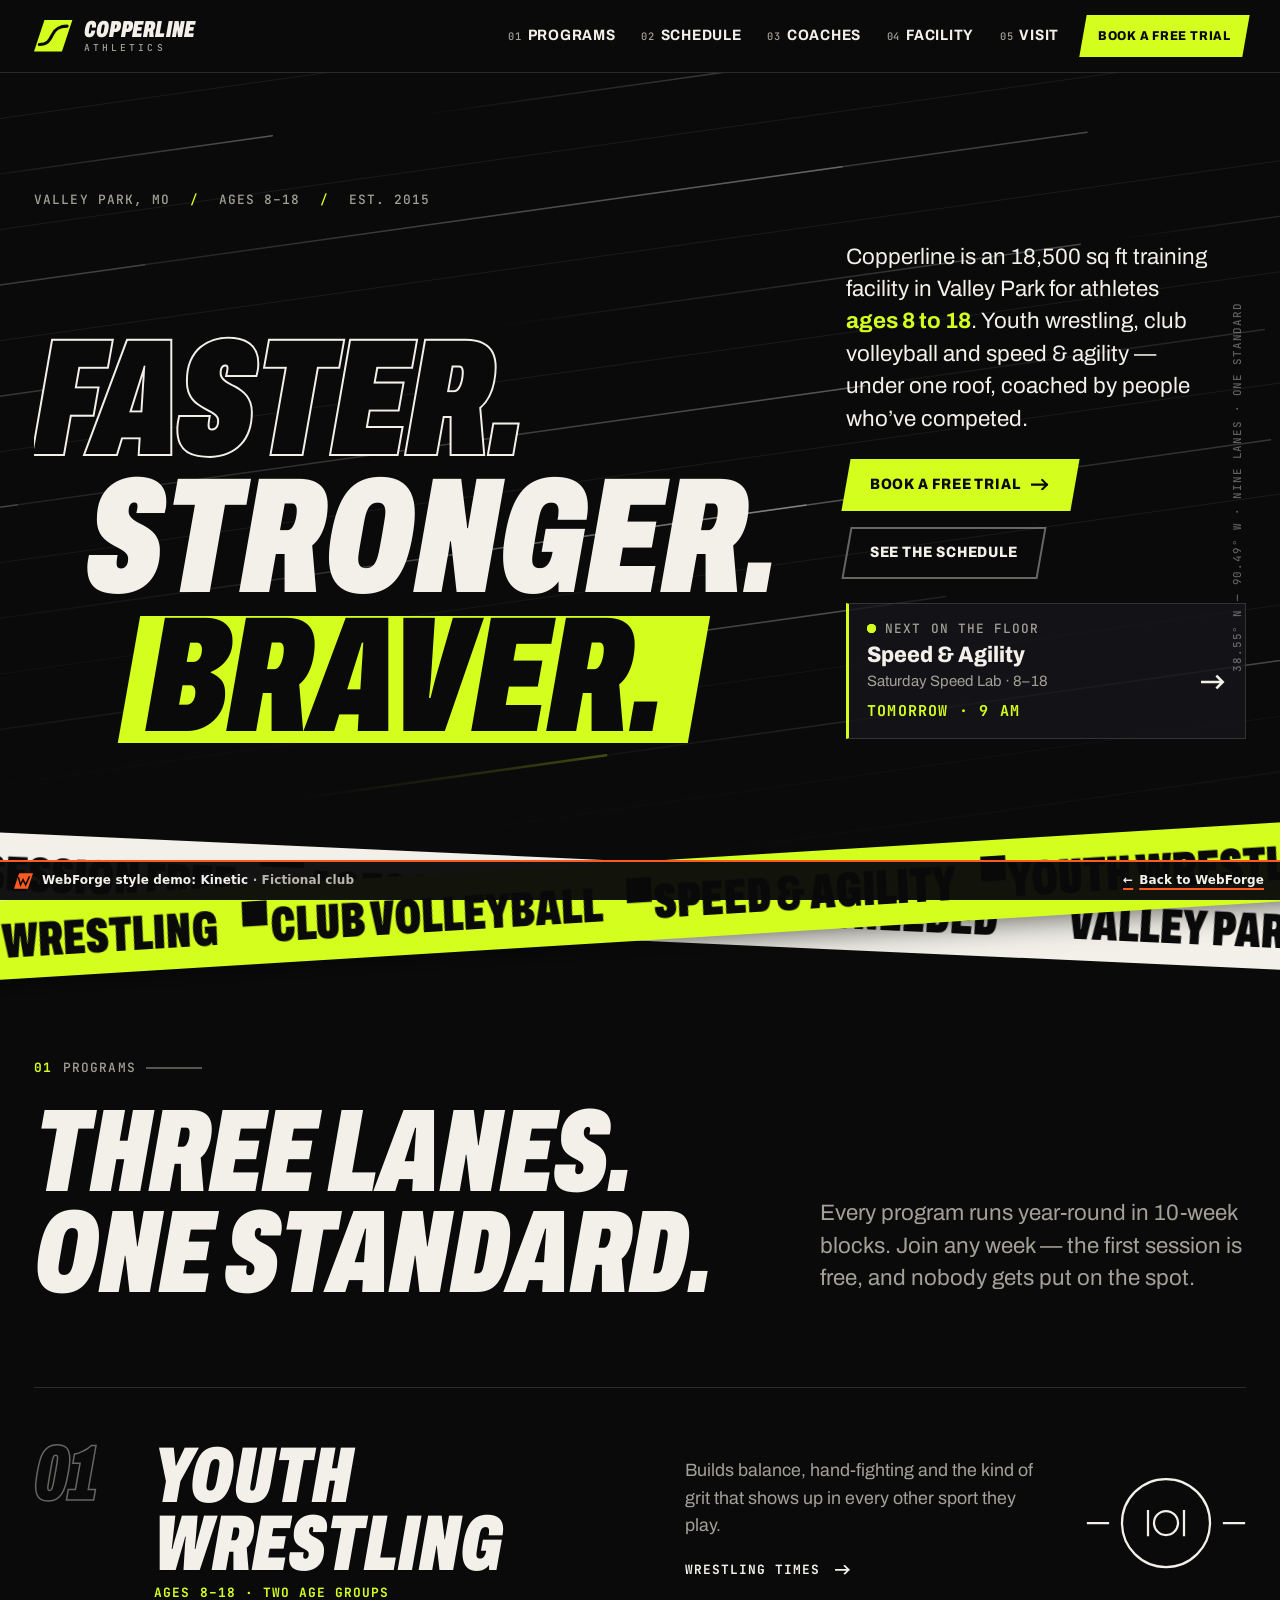
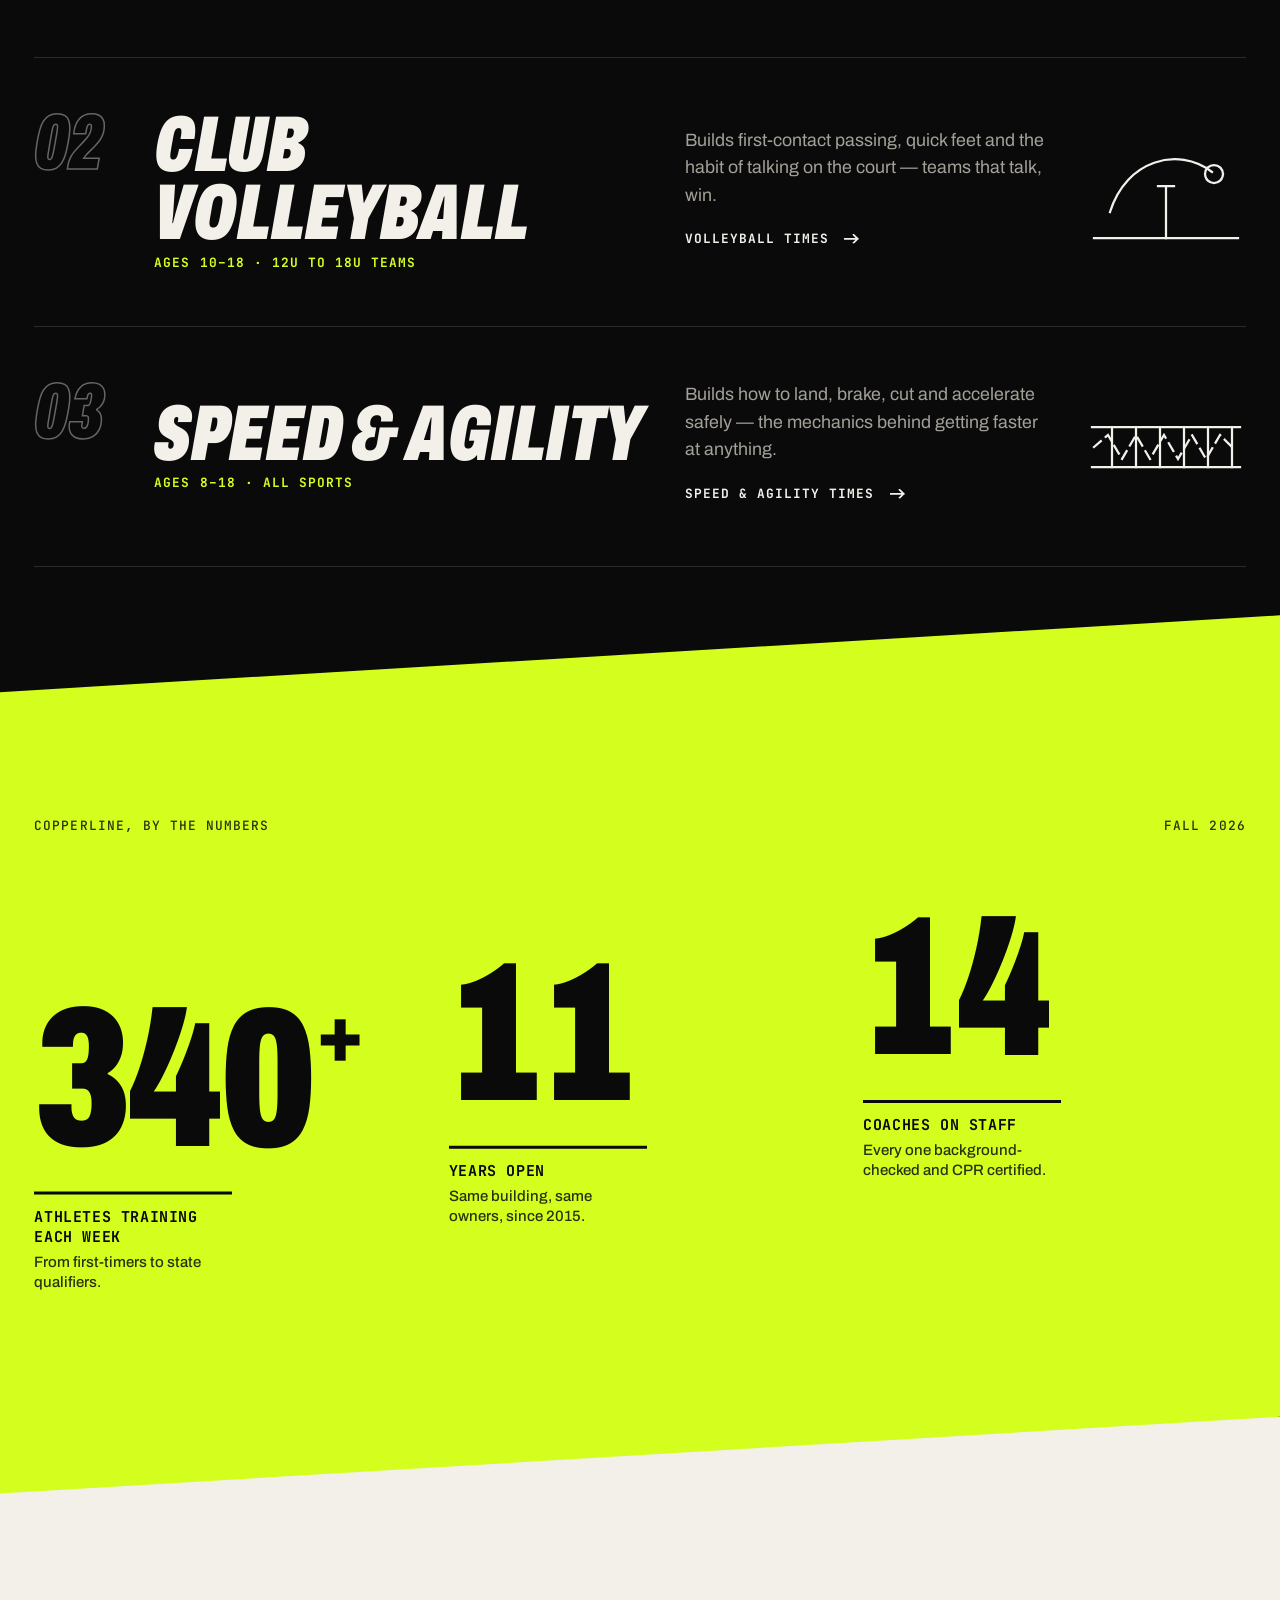
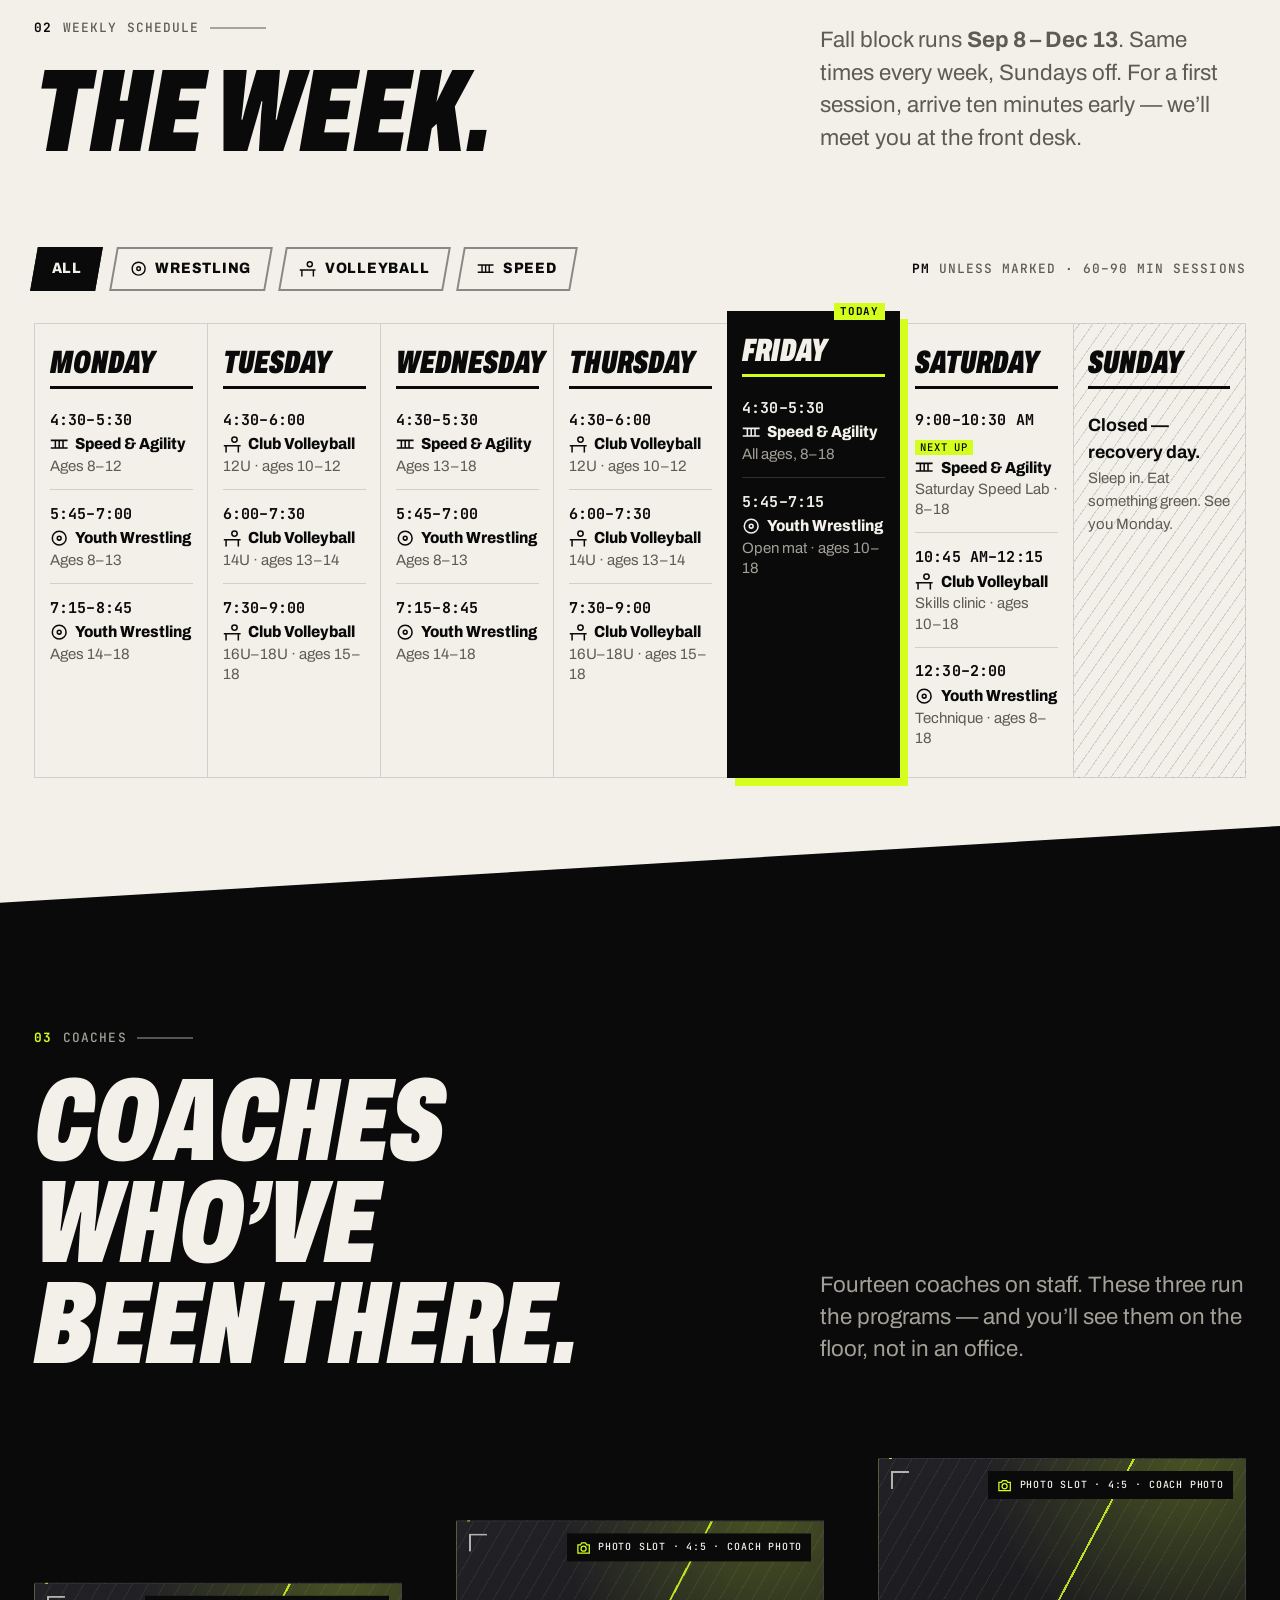
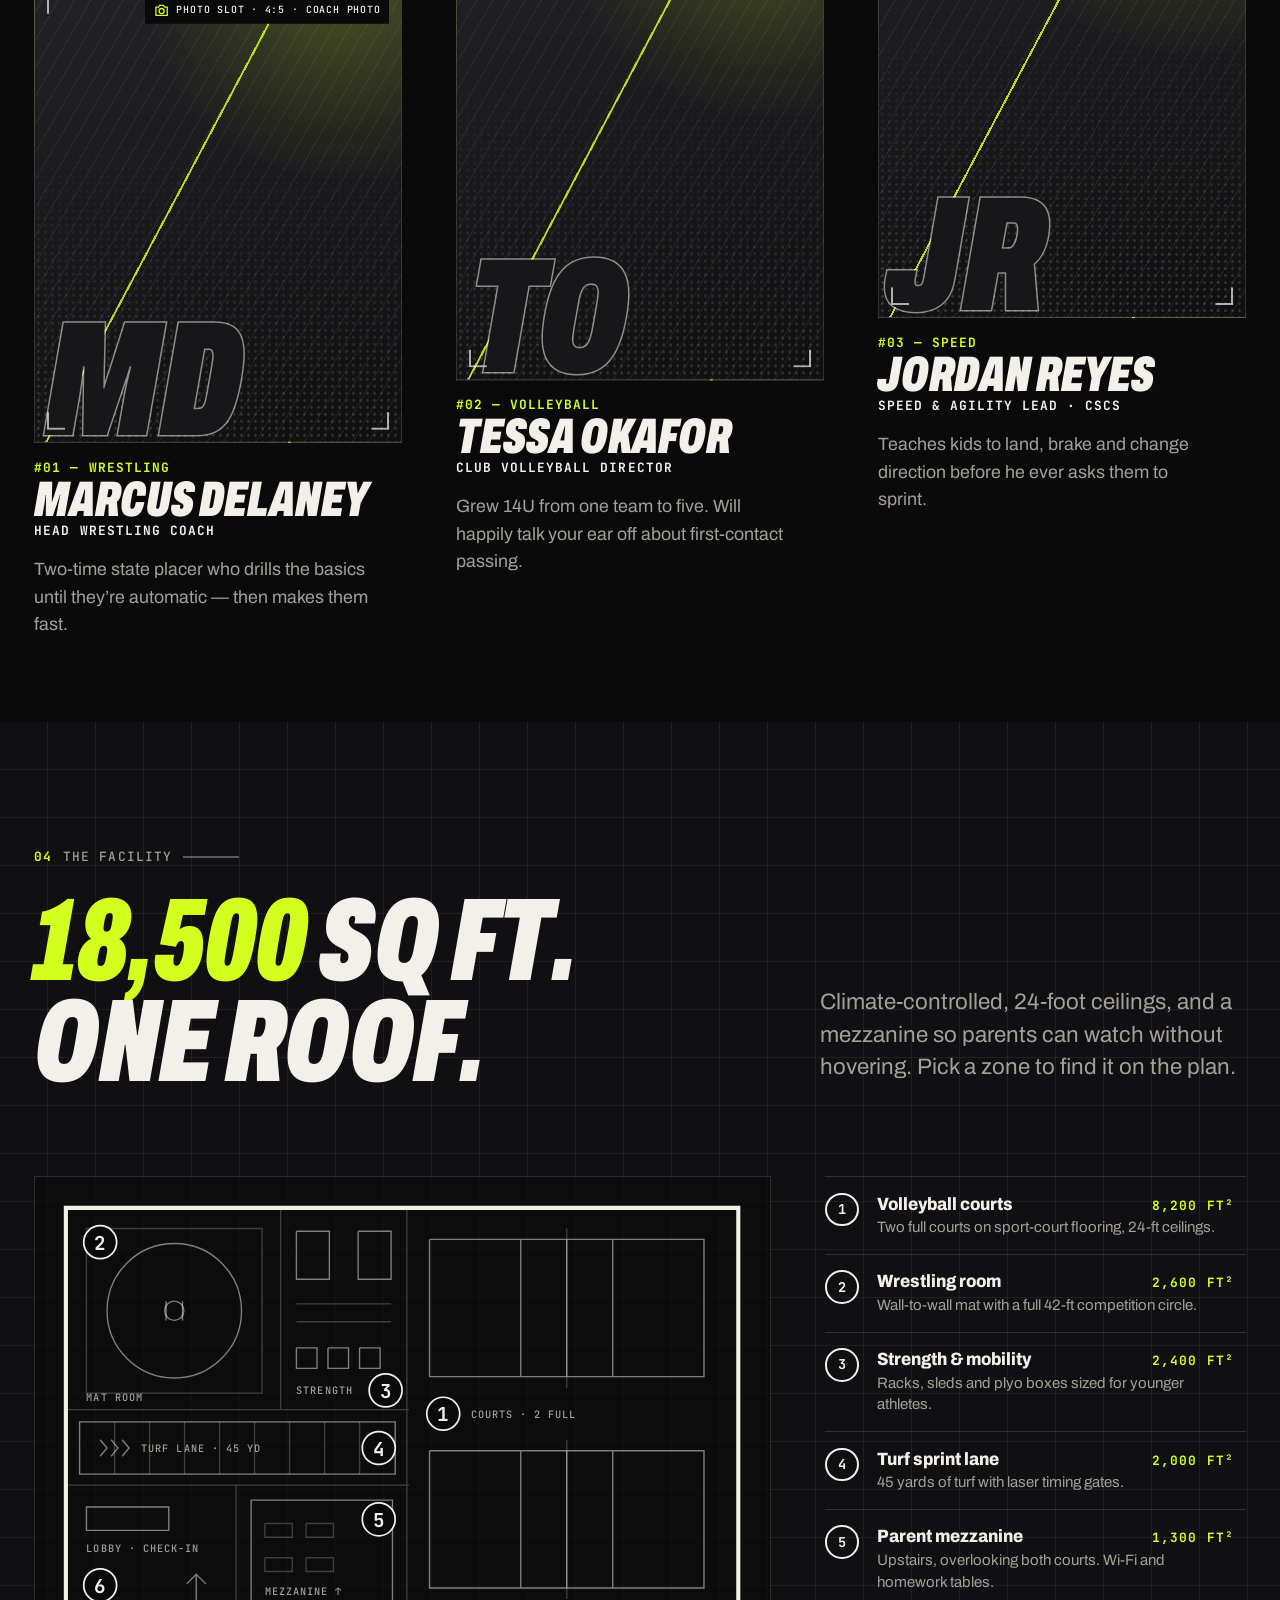
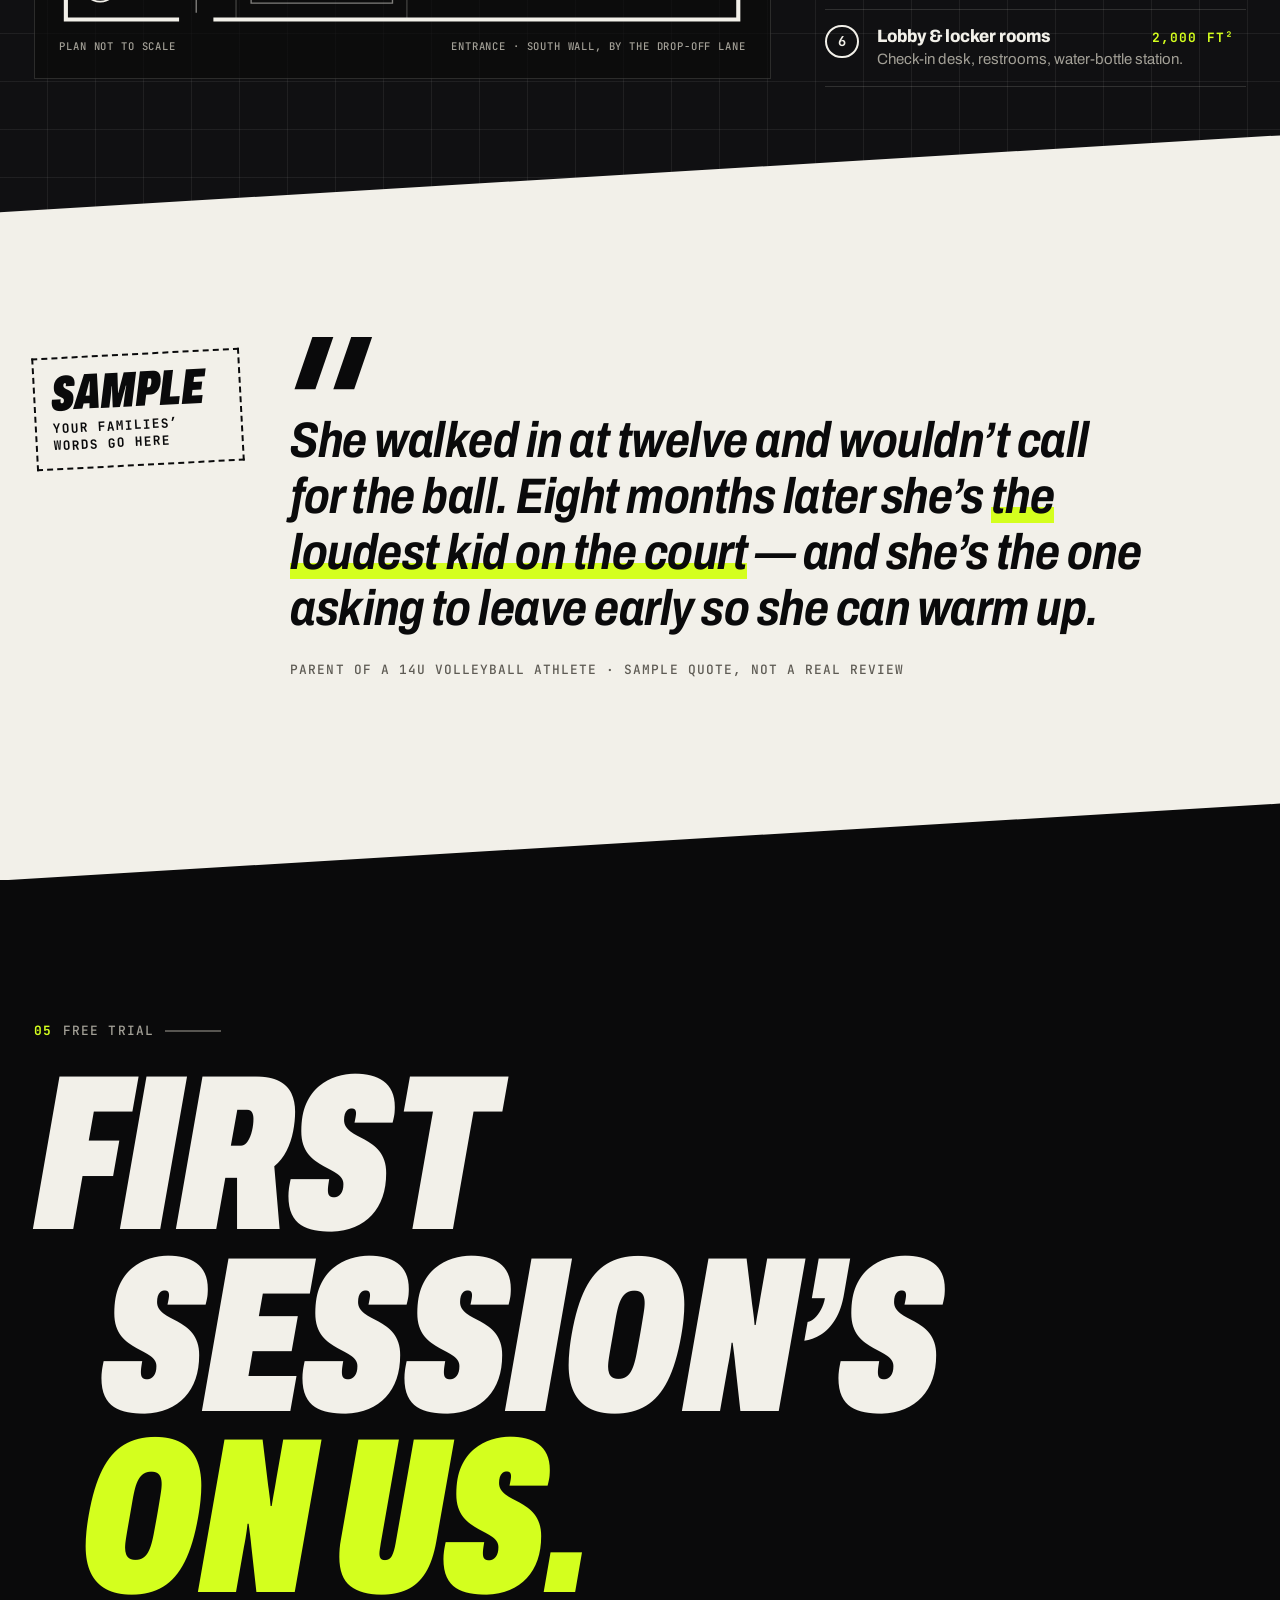
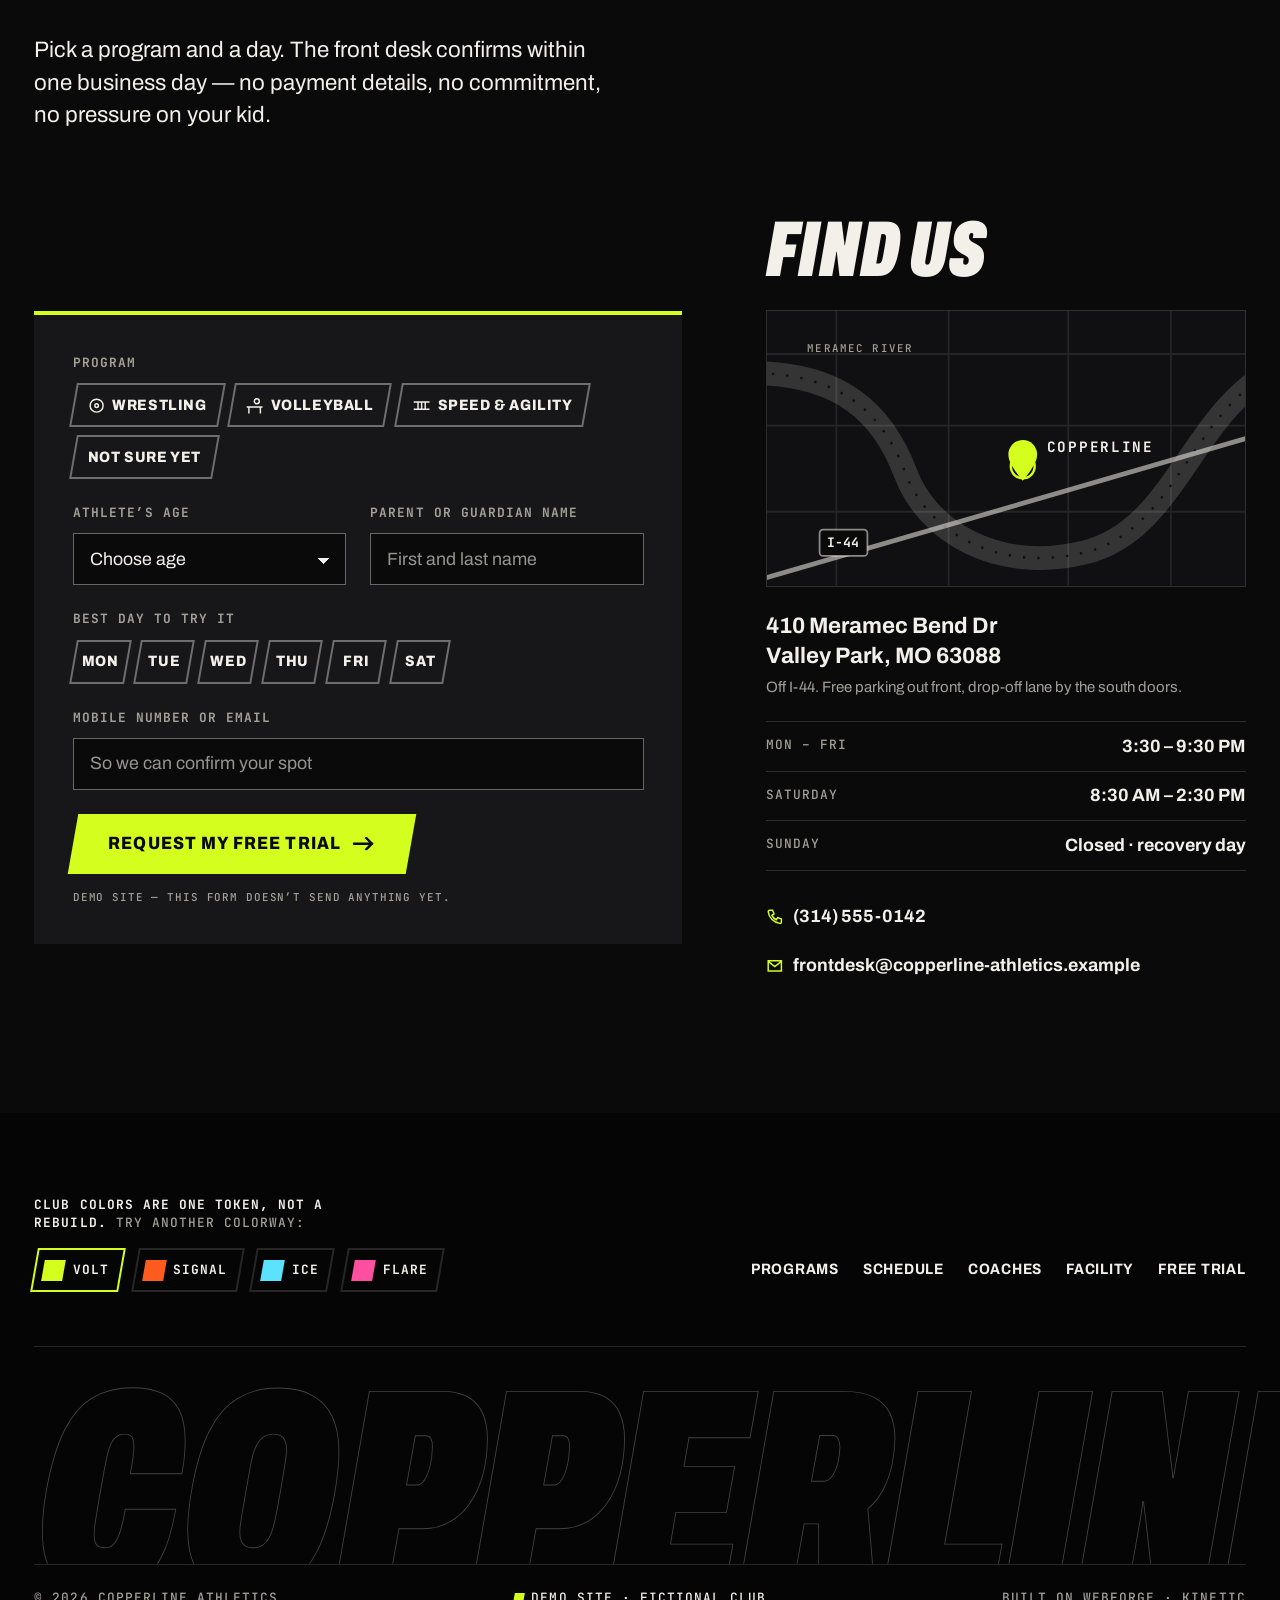
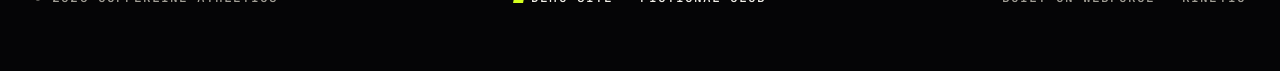
<file: demos/kinetic/index.html>
<!doctype html>
<html lang="en">
<head>
<meta charset="utf-8">
<meta name="viewport" content="width=device-width, initial-scale=1, viewport-fit=cover">
<meta name="robots" content="noindex">
<title>Kinetic style demo · Copperline Athletics (fictional club) · WebForge</title>
<meta name="description" content="Copperline Athletics is an 18,500 sq ft youth training facility in Valley Park, Missouri for athletes ages 8–18 — youth wrestling, club volleyball and speed & agility. Your first session is free. A WebForge style demo for a fictional club.">
<meta name="theme-color" content="#0A0A0B">
<link rel="icon" href="data:image/svg+xml,%3Csvg xmlns='http://www.w3.org/2000/svg' viewBox='0 0 40 40'%3E%3Crect width='40' height='40' fill='%230A0A0B'/%3E%3Cpath d='M15 6h21l-9 28H6z' fill='%23D4FF1E'/%3E%3C/svg%3E">
<link rel="stylesheet" href="../../fonts/forge.css">
<link rel="stylesheet" href="style.css">
<script src="script.js" defer></script>
</head>
<body>

<!-- Glyph sprite: one line-drawn mark per sport, reused by filters + schedule -->
<svg width="0" height="0" style="position:absolute" aria-hidden="true" focusable="false">
  <symbol id="g-wrestling" viewBox="0 0 24 24"><circle cx="12" cy="12" r="9"/><circle cx="12" cy="12" r="2.5"/></symbol>
  <symbol id="g-volleyball" viewBox="0 0 24 24"><path d="M2 14h20M4 14v8M20 14v8"/><circle cx="15" cy="6" r="3.5"/></symbol>
  <symbol id="g-speed" viewBox="0 0 24 24"><path d="M2 7h20M2 17h20M7 7v10M12 7v10M17 7v10"/></symbol>
  <symbol id="g-arrow" viewBox="0 0 20 12"><path d="M0 6h17M12 1l5 5-5 5"/></symbol>
</svg>

<a class="skip-link" href="#main">Skip to main content</a>
<!-- WF-DEMO-RIBBON:START · added by WebForge when publishing the demo. Self-contained: it does not
     use this style's CSS or JS, and it is not part of the style's design. It sits at the bottom, and on phones
     it lifts itself above the style's own action bar so it never covers the "Book a free trial" button. -->
<style>
#wf-ribbon, #wf-ribbon p, #wf-ribbon a, #wf-ribbon b, #wf-ribbon span { all: revert; box-sizing: border-box; }
#wf-ribbon {
  position: fixed; left: 0; right: 0; bottom: 0; z-index: 2147483000;
  display: flex; align-items: center; justify-content: space-between; gap: 4px 14px;
  margin: 0; padding: 4px max(14px, env(safe-area-inset-right)) calc(4px + env(safe-area-inset-bottom)) max(14px, env(safe-area-inset-left));
  background: rgba(10, 10, 11, 0.96); color: #F2F0E9; border-top: 2px solid #FF5B1F;
  font: 600 12px/1.3 system-ui, -apple-system, "Segoe UI", Roboto, Helvetica, Arial, sans-serif;
  letter-spacing: 0.01em; text-align: left; text-transform: none; font-style: normal;
  -webkit-font-smoothing: antialiased; -webkit-text-size-adjust: 100%; text-size-adjust: 100%;
}
#wf-ribbon p { display: flex; align-items: center; gap: 9px; min-width: 0; margin: 0; font: inherit; color: inherit; }
#wf-ribbon .wf-ribbon__mark { display: block; flex: none; width: 19px; height: 16px; max-width: none; overflow: visible; }
#wf-ribbon b { font-weight: 800; color: #F2F0E9; }
#wf-ribbon .wf-ribbon__dim { color: #B9B6AC; font-weight: 600; white-space: nowrap; }
#wf-ribbon a {
  flex: none; display: inline-flex; align-items: center; gap: 6px; min-height: 30px; padding: 0 2px;
  color: #F2F0E9; font: inherit; font-weight: 800; white-space: nowrap; cursor: pointer;
  text-decoration: underline; text-decoration-color: #FF5B1F; text-decoration-thickness: 2px; text-underline-offset: 4px;
}
#wf-ribbon a:hover { color: #FF5B1F; }
#wf-ribbon a:focus { outline: none; }
#wf-ribbon a:focus-visible { outline: 2px solid #FF5B1F; outline-offset: 2px; color: #F2F0E9; }
#wf-ribbon .wf-ribbon__arrow { font-weight: 800; }
@media (max-width: 420px) { #wf-ribbon { font-size: 11.5px; gap: 4px 10px; padding-left: max(10px, env(safe-area-inset-left)); padding-right: max(10px, env(safe-area-inset-right)); } #wf-ribbon p { gap: 7px; } }
@media (max-width: 360px) { #wf-ribbon { font-size: 11px; } #wf-ribbon .wf-ribbon__mark { display: none; } }
@media print { #wf-ribbon, #wf-ribbon-space { display: none; } }
</style>
<aside id="wf-ribbon" aria-label="About this page">
  <p><svg class="wf-ribbon__mark" viewBox="0 0 44 36" aria-hidden="true" focusable="false"><path d="M12 0h32L32 36H0z" fill="#FF5B1F"/><path d="M10 9l5 18 6-12 6 12 9-20" fill="none" stroke="#0A0A0B" stroke-width="3.6"/></svg><span><b>WebForge style demo:</b> Kinetic <span class="wf-ribbon__dim">· Fictional club</span></span></p>
  <a href="../../index.html#styles"><span class="wf-ribbon__arrow" aria-hidden="true">←</span> Back to WebForge</a>
</aside>
<script>
(function () {
  'use strict';
  var rib = document.getElementById('wf-ribbon');
  if (!rib) return;
  var BARS = '.action-bar';
  var root = document.documentElement;
  var bars = []; var space = null; var until = 0; var raf = 0; var lastLift = -1; var lastH = -1;
  /* how far the style's own bottom bar reaches up into the viewport (0 if hidden) */
  function reach() {
    var vh = window.innerHeight; var out = 0;
    for (var i = 0; i < bars.length; i++) {
      var cs = window.getComputedStyle(bars[i]);
      if (cs.display === 'none' || cs.visibility === 'hidden') continue;
      var r = bars[i].getBoundingClientRect();
      if (r.height > 0 && r.top < vh && r.bottom > vh - 48) out = Math.max(out, vh - r.top + (r.bottom < vh - 2 ? 6 : 0));
    }
    return Math.max(0, Math.round(out));
  }
  function apply() {
    var l = bars.length ? reach() : 0;
    if (l !== lastLift) { rib.style.transform = l ? 'translateY(' + (-l) + 'px)' : ''; lastLift = l; }
    var h = rib.offsetHeight;
    if (h !== lastH) {
      lastH = h;
      if (space) space.style.height = h + 'px';
      root.style.scrollPaddingBottom = (h + 12) + 'px';
    }
  }
  function tick() { apply(); raf = Date.now() < until ? window.requestAnimationFrame(tick) : 0; }
  function burst(ms) { until = Math.max(until, Date.now() + ms); if (!raf) raf = window.requestAnimationFrame(tick); }
  function init() {
    space = document.getElementById('wf-ribbon-space');
    if (space) {
      var foot = document.querySelector('body > footer') || document.querySelector('footer:last-of-type');
      var bg = foot ? window.getComputedStyle(foot).backgroundColor : '';
      if (bg && bg !== 'transparent' && bg !== 'rgba(0, 0, 0, 0)') space.style.backgroundColor = bg;
    }
    bars = BARS ? Array.prototype.slice.call(document.querySelectorAll(BARS)) : [];
    if (bars.length && window.MutationObserver) {
      var mo = new MutationObserver(function () { burst(900); });
      bars.forEach(function (b) { mo.observe(b, { attributes: true, attributeFilter: ['class', 'style', 'hidden'] }); });
    }
    bars.forEach(function (b) { b.addEventListener('transitionrun', function () { burst(900); }); });
    window.addEventListener('scroll', function () { burst(700); }, { passive: true });
    window.addEventListener('resize', function () { burst(500); }, { passive: true });
    window.addEventListener('load', function () { burst(1500); });
    burst(1500);
  }
  if (document.readyState === 'loading') document.addEventListener('DOMContentLoaded', init); else init();
})();
</script>
<!-- WF-DEMO-RIBBON:END -->
<div class="scroll-progress" aria-hidden="true"></div>

<header class="site-header surface-ink" data-header>
  <div class="site-header__inner">
    <a class="brand" href="#top">
      <svg class="brand__mark" viewBox="0 0 44 36" aria-hidden="true" focusable="false">
        <path class="brand__slab" d="M12 0h32L32 36H0z"/>
        <path class="brand__bend" d="M6 28c10 0 12-5 15-11s7-10 17-10"/>
      </svg>
      <span class="brand__word"><span class="brand__name">Copperline</span><span class="brand__sub">Athletics</span></span>
    </a>
    <nav class="nav" aria-label="Primary">
      <button class="nav__toggle" type="button" aria-expanded="false" aria-controls="nav-menu"><span class="nav__bars" aria-hidden="true"></span><span data-nav-label>Menu</span></button>
      <ul class="nav__menu" id="nav-menu">
        <li><a href="#programs"><span class="nav__no" aria-hidden="true">01</span>Programs</a></li>
        <li><a href="#schedule"><span class="nav__no" aria-hidden="true">02</span>Schedule</a></li>
        <li><a href="#coaches"><span class="nav__no" aria-hidden="true">03</span>Coaches</a></li>
        <li><a href="#facility"><span class="nav__no" aria-hidden="true">04</span>Facility</a></li>
        <li><a href="#visit"><span class="nav__no" aria-hidden="true">05</span>Visit</a></li>
        <li class="nav__cta"><a class="btn btn--accent" href="#trial">Book a free trial <svg class="btn__arrow" aria-hidden="true" focusable="false"><use href="#g-arrow"/></svg></a></li>
      </ul>
    </nav>
    <a class="btn btn--accent btn--sm site-header__cta" href="#trial">Book a free trial</a>
  </div>
</header>

<main id="main">

  <!-- ═══════════ HERO ═══════════ -->
  <section class="hero surface-ink" id="top" aria-labelledby="hero-title" data-hero>
    <canvas class="hero__lanes" aria-hidden="true"></canvas>
    <div class="wrap hero__grid">
      <p class="hero__meta mono"><span>Valley Park, MO</span><span>Ages 8–18</span><span>Est. 2015</span></p>

      <h1 class="hero__title" id="hero-title">
        <span class="sr-only">Copperline Athletics — </span>
        <span class="hero__line hero__line--1"><span class="hero__word" style="--i:0">Faster.</span></span>
        <span class="hero__line hero__line--2"><span class="hero__word" style="--i:1">Stronger.</span></span>
        <span class="hero__line hero__line--3"><span class="hero__word" style="--i:2"><span class="hero__tag">Braver.</span></span></span>
      </h1>

      <div class="hero__aside">
        <p class="hero__lede">Copperline is an 18,500&nbsp;sq&nbsp;ft training facility in Valley Park for athletes <strong>ages&nbsp;8&nbsp;to&nbsp;18</strong>. Youth wrestling, club volleyball and speed&nbsp;&amp;&nbsp;agility — under one roof, coached by people who’ve competed.</p>
        <div class="hero__ctas" data-hero-ctas>
          <a class="btn btn--accent" href="#trial">Book a free trial <svg class="btn__arrow" aria-hidden="true" focusable="false"><use href="#g-arrow"/></svg></a>
          <a class="btn btn--ghost" href="#schedule">See the schedule</a>
        </div>
        <a class="next-up" href="#schedule" data-next-up>
          <span class="next-up__label mono"><span class="next-up__dot" aria-hidden="true"></span><span data-next-label>This week at Copperline</span></span>
          <span class="next-up__what" data-next-what>17 sessions a week</span>
          <span class="next-up__age" data-next-age>Monday to Saturday, ages 8–18</span>
          <span class="next-up__when mono" data-next-when>Full schedule below</span>
          <svg class="next-up__go" aria-hidden="true" focusable="false"><use href="#g-arrow"/></svg>
        </a>
      </div>
    </div>
    <p class="hero__coords mono" aria-hidden="true">38.55° N — 90.49° W · Nine lanes · One standard</p>
  </section>

  <!-- ═══════════ TAPES ═══════════ -->
  <div class="tapes" aria-hidden="true">
    <div class="tape tape--back"><div class="tape__lean"><div class="tape__track">
      <span>First session free</span><i></i><span>Ages 8–18</span><i></i><span>No experience needed</span><i></i><span>Valley Park, MO</span><i></i><span>First session free</span><i></i><span>Ages 8–18</span><i></i><span>No experience needed</span><i></i><span>Valley Park, MO</span><i></i>
      <span>First session free</span><i></i><span>Ages 8–18</span><i></i><span>No experience needed</span><i></i><span>Valley Park, MO</span><i></i><span>First session free</span><i></i><span>Ages 8–18</span><i></i><span>No experience needed</span><i></i><span>Valley Park, MO</span><i></i>
    </div></div></div>
    <div class="tape tape--front"><div class="tape__lean"><div class="tape__track">
      <span>Youth Wrestling</span><i></i><span>Club Volleyball</span><i></i><span>Speed &amp; Agility</span><i></i><span>Youth Wrestling</span><i></i><span>Club Volleyball</span><i></i><span>Speed &amp; Agility</span><i></i>
      <span>Youth Wrestling</span><i></i><span>Club Volleyball</span><i></i><span>Speed &amp; Agility</span><i></i><span>Youth Wrestling</span><i></i><span>Club Volleyball</span><i></i><span>Speed &amp; Agility</span><i></i>
    </div></div></div>
  </div>

  <!-- ═══════════ PROGRAMS ═══════════ -->
  <section class="programs surface-ink" id="programs" aria-labelledby="programs-title">
    <div class="wrap">
      <header class="sec-head sec-head--row">
        <div class="sec-head">
          <p class="sec-index"><b>01</b> Programs</p>
          <h2 class="sec-title" id="programs-title" data-reveal>Three lanes.<br>One standard.</h2>
        </div>
        <p class="sec-lede" data-reveal style="--i:2">Every program runs year-round in 10-week blocks. Join any week — the first session is free, and nobody gets put on the spot.</p>
      </header>

      <ol class="lanes">
        <li class="lane" data-reveal style="--i:0">
          <span class="lane__no" aria-hidden="true">01</span>
          <div class="lane__head">
            <h3 class="lane__name">Youth Wrestling</h3>
            <p class="lane__ages mono">Ages 8–18 · two age groups</p>
          </div>
          <div class="lane__body">
            <p class="lane__builds">Builds balance, hand-fighting and the kind of grit that shows up in every other sport they play.</p>
            <a class="lane__link" href="#schedule" data-filter-link="wrestling">Wrestling times<span class="sr-only"> in the weekly schedule</span> <svg class="btn__arrow" aria-hidden="true" focusable="false"><use href="#g-arrow"/></svg></a>
          </div>
          <svg class="lane__art" viewBox="0 0 160 100" aria-hidden="true" focusable="false">
            <path pathLength="1" d="M2 50h20M138 50h20"/>
            <circle pathLength="1" cx="80" cy="50" r="44"/>
            <circle class="art-core" pathLength="1" cx="80" cy="50" r="12"/>
            <path class="art-hands" pathLength="1" d="M62 38v24M98 38v24"/>
          </svg>
        </li>
        <li class="lane" data-reveal style="--i:1">
          <span class="lane__no" aria-hidden="true">02</span>
          <div class="lane__head">
            <h3 class="lane__name">Club Volleyball</h3>
            <p class="lane__ages mono">Ages 10–18 · 12U to 18U teams</p>
          </div>
          <div class="lane__body">
            <p class="lane__builds">Builds first-contact passing, quick feet and the habit of talking on the court — teams that talk, win.</p>
            <a class="lane__link" href="#schedule" data-filter-link="volleyball">Volleyball times<span class="sr-only"> in the weekly schedule</span> <svg class="btn__arrow" aria-hidden="true" focusable="false"><use href="#g-arrow"/></svg></a>
          </div>
          <svg class="lane__art" viewBox="0 0 160 100" aria-hidden="true" focusable="false">
            <path pathLength="1" d="M8 96h144"/>
            <path pathLength="1" d="M80 96V44M72 44h16"/>
            <path pathLength="1" d="M24 70C40 18 92 4 126 30"/>
            <circle class="art-ball" pathLength="1" cx="128" cy="32" r="9"/>
          </svg>
        </li>
        <li class="lane" data-reveal style="--i:2">
          <span class="lane__no" aria-hidden="true">03</span>
          <div class="lane__head">
            <h3 class="lane__name">Speed &amp; Agility</h3>
            <p class="lane__ages mono">Ages 8–18 · all sports</p>
          </div>
          <div class="lane__body">
            <p class="lane__builds">Builds how to land, brake, cut and accelerate safely — the mechanics behind getting faster at anything.</p>
            <a class="lane__link" href="#schedule" data-filter-link="speed">Speed &amp; agility times<span class="sr-only"> in the weekly schedule</span> <svg class="btn__arrow" aria-hidden="true" focusable="false"><use href="#g-arrow"/></svg></a>
          </div>
          <svg class="lane__art" viewBox="0 0 160 100" aria-hidden="true" focusable="false">
            <path pathLength="1" d="M6 30h148M6 70h148"/>
            <path pathLength="1" d="M26 30v40M50 30v40M74 30v40M98 30v40M122 30v40M146 30v40"/>
            <path class="art-feet" pathLength="1" d="M8 50l14-12 14 24 14-24 14 24 14-24 14 24 14-24 14 24 14-24 12 12"/>
          </svg>
        </li>
      </ol>
    </div>
  </section>

  <!-- ═══════════ STATS ═══════════ -->
  <section class="stats surface-accent" aria-labelledby="stats-title">
    <div class="wrap">
      <p class="stats__eyebrow mono"><span id="stats-title">Copperline, by the numbers</span><span>Fall 2026</span></p>
      <ul class="stats__list">
        <li class="stat" data-reveal style="--i:0">
          <p class="stat__num"><span data-odometer>340</span><span class="stat__suffix" aria-hidden="true">+</span></p>
          <p class="stat__label">Athletes training each week<span>From first-timers to state qualifiers.</span></p>
        </li>
        <li class="stat" data-reveal style="--i:1">
          <p class="stat__num"><span data-odometer>11</span></p>
          <p class="stat__label">Years open<span>Same building, same owners, since 2015.</span></p>
        </li>
        <li class="stat" data-reveal style="--i:2">
          <p class="stat__num"><span data-odometer>14</span></p>
          <p class="stat__label">Coaches on staff<span>Every one background-checked and CPR certified.</span></p>
        </li>
      </ul>
    </div>
  </section>

  <!-- ═══════════ SCHEDULE ═══════════ -->
  <section class="schedule surface-chalk" id="schedule" aria-labelledby="schedule-title">
    <div class="wrap">
      <header class="sec-head sec-head--row">
        <div class="sec-head">
          <p class="sec-index"><b>02</b> Weekly schedule</p>
          <h2 class="sec-title" id="schedule-title" data-reveal>The week.</h2>
        </div>
        <p class="sec-lede" data-reveal style="--i:2">Fall block runs <strong>Sep&nbsp;8 – Dec&nbsp;13</strong>. Same times every week, Sundays off. For a first session, arrive ten minutes early — we’ll meet you at the front desk.</p>
      </header>

      <div class="sched-bar">
        <div class="filters" role="group" aria-label="Show sessions for">
          <button class="chip" type="button" data-filter="all" aria-pressed="true">All</button>
          <button class="chip" type="button" data-filter="wrestling" aria-pressed="false"><svg class="glyph" aria-hidden="true" focusable="false"><use href="#g-wrestling"/></svg>Wrestling</button>
          <button class="chip" type="button" data-filter="volleyball" aria-pressed="false"><svg class="glyph" aria-hidden="true" focusable="false"><use href="#g-volleyball"/></svg>Volleyball</button>
          <button class="chip" type="button" data-filter="speed" aria-pressed="false"><svg class="glyph" aria-hidden="true" focusable="false"><use href="#g-speed"/></svg>Speed</button>
        </div>
        <p class="sched-note mono"><b>PM</b> unless marked · 60–90 min sessions</p>
        <div class="daypick" role="group" aria-label="Choose a day" data-daypick>
          <button type="button" data-pick="1" aria-pressed="false">Mon<span class="daypick__dot"></span></button>
          <button type="button" data-pick="2" aria-pressed="false">Tue<span class="daypick__dot"></span></button>
          <button type="button" data-pick="3" aria-pressed="false">Wed<span class="daypick__dot"></span></button>
          <button type="button" data-pick="4" aria-pressed="false">Thu<span class="daypick__dot"></span></button>
          <button type="button" data-pick="5" aria-pressed="false">Fri<span class="daypick__dot"></span></button>
          <button type="button" data-pick="6" aria-pressed="false">Sat<span class="daypick__dot"></span></button>
          <button type="button" data-pick="0" aria-pressed="false">Sun<span class="daypick__dot"></span></button>
        </div>
      </div>

      <div class="week" data-week>
        <section class="day" data-day="1" aria-labelledby="d1">
          <header class="day__head"><h3 class="day__name" id="d1">Monday</h3></header>
          <ul class="day__list">
            <li class="session" data-program="speed" data-start="16:30" data-end="17:30"><p class="session__time">4:30–5:30<span class="session__flag mono"></span></p><p class="session__prog"><svg class="glyph" aria-hidden="true" focusable="false"><use href="#g-speed"/></svg>Speed &amp; Agility</p><p class="session__age">Ages 8–12</p></li>
            <li class="session" data-program="wrestling" data-start="17:45" data-end="19:00"><p class="session__time">5:45–7:00<span class="session__flag mono"></span></p><p class="session__prog"><svg class="glyph" aria-hidden="true" focusable="false"><use href="#g-wrestling"/></svg>Youth Wrestling</p><p class="session__age">Ages 8–13</p></li>
            <li class="session" data-program="wrestling" data-start="19:15" data-end="20:45"><p class="session__time">7:15–8:45<span class="session__flag mono"></span></p><p class="session__prog"><svg class="glyph" aria-hidden="true" focusable="false"><use href="#g-wrestling"/></svg>Youth Wrestling</p><p class="session__age">Ages 14–18</p></li>
          </ul>
        </section>
        <section class="day" data-day="2" aria-labelledby="d2">
          <header class="day__head"><h3 class="day__name" id="d2">Tuesday</h3></header>
          <ul class="day__list">
            <li class="session" data-program="volleyball" data-start="16:30" data-end="18:00"><p class="session__time">4:30–6:00<span class="session__flag mono"></span></p><p class="session__prog"><svg class="glyph" aria-hidden="true" focusable="false"><use href="#g-volleyball"/></svg>Club Volleyball</p><p class="session__age">12U · ages 10–12</p></li>
            <li class="session" data-program="volleyball" data-start="18:00" data-end="19:30"><p class="session__time">6:00–7:30<span class="session__flag mono"></span></p><p class="session__prog"><svg class="glyph" aria-hidden="true" focusable="false"><use href="#g-volleyball"/></svg>Club Volleyball</p><p class="session__age">14U · ages 13–14</p></li>
            <li class="session" data-program="volleyball" data-start="19:30" data-end="21:00"><p class="session__time">7:30–9:00<span class="session__flag mono"></span></p><p class="session__prog"><svg class="glyph" aria-hidden="true" focusable="false"><use href="#g-volleyball"/></svg>Club Volleyball</p><p class="session__age">16U–18U · ages 15–18</p></li>
          </ul>
        </section>
        <section class="day" data-day="3" aria-labelledby="d3">
          <header class="day__head"><h3 class="day__name" id="d3">Wednesday</h3></header>
          <ul class="day__list">
            <li class="session" data-program="speed" data-start="16:30" data-end="17:30"><p class="session__time">4:30–5:30<span class="session__flag mono"></span></p><p class="session__prog"><svg class="glyph" aria-hidden="true" focusable="false"><use href="#g-speed"/></svg>Speed &amp; Agility</p><p class="session__age">Ages 13–18</p></li>
            <li class="session" data-program="wrestling" data-start="17:45" data-end="19:00"><p class="session__time">5:45–7:00<span class="session__flag mono"></span></p><p class="session__prog"><svg class="glyph" aria-hidden="true" focusable="false"><use href="#g-wrestling"/></svg>Youth Wrestling</p><p class="session__age">Ages 8–13</p></li>
            <li class="session" data-program="wrestling" data-start="19:15" data-end="20:45"><p class="session__time">7:15–8:45<span class="session__flag mono"></span></p><p class="session__prog"><svg class="glyph" aria-hidden="true" focusable="false"><use href="#g-wrestling"/></svg>Youth Wrestling</p><p class="session__age">Ages 14–18</p></li>
          </ul>
        </section>
        <section class="day" data-day="4" aria-labelledby="d4">
          <header class="day__head"><h3 class="day__name" id="d4">Thursday</h3></header>
          <ul class="day__list">
            <li class="session" data-program="volleyball" data-start="16:30" data-end="18:00"><p class="session__time">4:30–6:00<span class="session__flag mono"></span></p><p class="session__prog"><svg class="glyph" aria-hidden="true" focusable="false"><use href="#g-volleyball"/></svg>Club Volleyball</p><p class="session__age">12U · ages 10–12</p></li>
            <li class="session" data-program="volleyball" data-start="18:00" data-end="19:30"><p class="session__time">6:00–7:30<span class="session__flag mono"></span></p><p class="session__prog"><svg class="glyph" aria-hidden="true" focusable="false"><use href="#g-volleyball"/></svg>Club Volleyball</p><p class="session__age">14U · ages 13–14</p></li>
            <li class="session" data-program="volleyball" data-start="19:30" data-end="21:00"><p class="session__time">7:30–9:00<span class="session__flag mono"></span></p><p class="session__prog"><svg class="glyph" aria-hidden="true" focusable="false"><use href="#g-volleyball"/></svg>Club Volleyball</p><p class="session__age">16U–18U · ages 15–18</p></li>
          </ul>
        </section>
        <section class="day" data-day="5" aria-labelledby="d5">
          <header class="day__head"><h3 class="day__name" id="d5">Friday</h3></header>
          <ul class="day__list">
            <li class="session" data-program="speed" data-start="16:30" data-end="17:30"><p class="session__time">4:30–5:30<span class="session__flag mono"></span></p><p class="session__prog"><svg class="glyph" aria-hidden="true" focusable="false"><use href="#g-speed"/></svg>Speed &amp; Agility</p><p class="session__age">All ages, 8–18</p></li>
            <li class="session" data-program="wrestling" data-start="17:45" data-end="19:15"><p class="session__time">5:45–7:15<span class="session__flag mono"></span></p><p class="session__prog"><svg class="glyph" aria-hidden="true" focusable="false"><use href="#g-wrestling"/></svg>Youth Wrestling</p><p class="session__age">Open mat · ages 10–18</p></li>
          </ul>
        </section>
        <section class="day" data-day="6" aria-labelledby="d6">
          <header class="day__head"><h3 class="day__name" id="d6">Saturday</h3></header>
          <ul class="day__list">
            <li class="session" data-program="speed" data-start="9:00" data-end="10:30"><p class="session__time">9:00–10:30 AM<span class="session__flag mono"></span></p><p class="session__prog"><svg class="glyph" aria-hidden="true" focusable="false"><use href="#g-speed"/></svg>Speed &amp; Agility</p><p class="session__age">Saturday Speed Lab · 8–18</p></li>
            <li class="session" data-program="volleyball" data-start="10:45" data-end="12:15"><p class="session__time">10:45 AM–12:15<span class="session__flag mono"></span></p><p class="session__prog"><svg class="glyph" aria-hidden="true" focusable="false"><use href="#g-volleyball"/></svg>Club Volleyball</p><p class="session__age">Skills clinic · ages 10–18</p></li>
            <li class="session" data-program="wrestling" data-start="12:30" data-end="14:00"><p class="session__time">12:30–2:00<span class="session__flag mono"></span></p><p class="session__prog"><svg class="glyph" aria-hidden="true" focusable="false"><use href="#g-wrestling"/></svg>Youth Wrestling</p><p class="session__age">Technique · ages 8–18</p></li>
          </ul>
        </section>
        <section class="day day--off" data-day="0" aria-labelledby="d0">
          <header class="day__head"><h3 class="day__name" id="d0">Sunday</h3></header>
          <p class="day__off"><strong>Closed — recovery day.</strong>Sleep in. Eat something green. See you Monday.</p>
        </section>
      </div>
    </div>
  </section>

  <!-- ═══════════ COACHES ═══════════ -->
  <section class="coaches surface-ink" id="coaches" aria-labelledby="coaches-title">
    <div class="wrap">
      <header class="sec-head sec-head--row">
        <div class="sec-head">
          <p class="sec-index"><b>03</b> Coaches</p>
          <h2 class="sec-title" id="coaches-title" data-reveal>Coaches who’ve been there.</h2>
        </div>
        <p class="sec-lede" data-reveal style="--i:2">Fourteen coaches on staff. These three run the programs — and you’ll see them on the floor, not in an office.</p>
      </header>

      <ol class="roster">
        <li class="coach" data-reveal style="--i:0">
          <figure class="photo-slot">
            <span class="photo-slot__initials" aria-hidden="true">MD</span>
            <figcaption class="photo-slot__tag mono"><svg viewBox="0 0 24 24" aria-hidden="true" focusable="false"><path d="M3 7h4l2-3h6l2 3h4v13H3z"/><circle cx="12" cy="13" r="4"/></svg><span>Photo slot · 4:5 · </span>Coach photo</figcaption>
          </figure>
          <div class="coach__body">
            <p class="coach__meta mono">#01 — Wrestling</p>
            <h3 class="coach__name">Marcus Delaney</h3>
            <p class="coach__role mono">Head Wrestling Coach</p>
          </div>
          <p class="coach__line">Two-time state placer who drills the basics until they’re automatic — then makes them fast.</p>
        </li>
        <li class="coach" data-reveal style="--i:1">
          <figure class="photo-slot">
            <span class="photo-slot__initials" aria-hidden="true">TO</span>
            <figcaption class="photo-slot__tag mono"><svg viewBox="0 0 24 24" aria-hidden="true" focusable="false"><path d="M3 7h4l2-3h6l2 3h4v13H3z"/><circle cx="12" cy="13" r="4"/></svg><span>Photo slot · 4:5 · </span>Coach photo</figcaption>
          </figure>
          <div class="coach__body">
            <p class="coach__meta mono">#02 — Volleyball</p>
            <h3 class="coach__name">Tessa Okafor</h3>
            <p class="coach__role mono">Club Volleyball Director</p>
          </div>
          <p class="coach__line">Grew 14U from one team to five. Will happily talk your ear off about first-contact passing.</p>
        </li>
        <li class="coach" data-reveal style="--i:2">
          <figure class="photo-slot">
            <span class="photo-slot__initials" aria-hidden="true">JR</span>
            <figcaption class="photo-slot__tag mono"><svg viewBox="0 0 24 24" aria-hidden="true" focusable="false"><path d="M3 7h4l2-3h6l2 3h4v13H3z"/><circle cx="12" cy="13" r="4"/></svg><span>Photo slot · 4:5 · </span>Coach photo</figcaption>
          </figure>
          <div class="coach__body">
            <p class="coach__meta mono">#03 — Speed</p>
            <h3 class="coach__name">Jordan Reyes</h3>
            <p class="coach__role mono">Speed &amp; Agility Lead · CSCS</p>
          </div>
          <p class="coach__line">Teaches kids to land, brake and change direction before he ever asks them to sprint.</p>
        </li>
      </ol>
    </div>
  </section>

  <!-- ═══════════ FACILITY ═══════════ -->
  <section class="facility surface-ink surface-ink-2" id="facility" aria-labelledby="facility-title">
    <div class="wrap">
      <header class="sec-head sec-head--row">
        <div class="sec-head">
          <p class="sec-index"><b>04</b> The facility</p>
          <h2 class="sec-title" id="facility-title" data-reveal><span class="sqft">18,500</span> sq&nbsp;ft. One roof.</h2>
        </div>
        <p class="sec-lede" data-reveal style="--i:2">Climate-controlled, 24-foot ceilings, and a mezzanine so parents can watch without hovering. Pick a zone to find it on the plan.</p>
      </header>

      <div class="facility__grid">
        <figure class="plan" data-plan data-reveal>
          <svg class="plan__svg" viewBox="0 0 1000 620" role="img" aria-labelledby="plan-t plan-d">
            <title id="plan-t">Copperline Athletics floor plan</title>
            <desc id="plan-d">Two volleyball courts fill the east half. The wrestling room and strength area sit in the north-west, a 45-yard turf lane runs across the middle, and the lobby and parent mezzanine are by the south entrance.</desc>

            <!-- 1 · courts -->
            <g class="zone" data-zone="courts">
              <rect class="zone__fill" x="510" y="16" width="474" height="588"/>
              <path class="ln draw" style="--d:2" pathLength="1" d="M540 56h400v200H540zM740 56v200M673 56v200M807 56v200"/>
              <path class="ln draw" style="--d:3" pathLength="1" d="M540 364h400v200H540zM740 364v200M673 364v200M807 364v200"/>
              <path class="ln ln--soft draw" style="--d:4" pathLength="1" d="M740 40v232M740 348v232"/>
              <circle class="badge" cx="560" cy="310" r="24"/><text class="badge__no" x="560" y="311">1</text>
              <text class="plan__label" x="600" y="316">Courts · 2 full</text>
            </g>
            <!-- 2 · wrestling -->
            <g class="zone" data-zone="wrestling">
              <rect class="zone__fill" x="16" y="16" width="304" height="286"/>
              <path class="ln ln--soft draw" style="--d:1" pathLength="1" d="M40 40h256v240H40z"/>
              <circle class="ln draw" style="--d:2" pathLength="1" cx="168" cy="160" r="98"/>
              <circle class="ln draw" style="--d:3" pathLength="1" cx="168" cy="160" r="14"/>
              <path class="ln draw" style="--d:4" pathLength="1" d="M156 146v28M180 146v28"/>
              <circle class="badge" cx="60" cy="60" r="24"/><text class="badge__no" x="60" y="61">2</text>
              <text class="plan__label" x="40" y="296" dy="-4">Mat room</text>
            </g>
            <!-- 3 · strength -->
            <g class="zone" data-zone="strength">
              <rect class="zone__fill" x="326" y="16" width="178" height="286"/>
              <path class="ln draw" style="--d:2" pathLength="1" d="M346 44h48v70h-48zM436 44h48v70h-48z"/>
              <path class="ln ln--soft draw" style="--d:3" pathLength="1" d="M346 150h138M346 176h138"/>
              <path class="ln draw" style="--d:4" pathLength="1" d="M346 214h30v30h-30zM392 214h30v30h-30zM438 214h30v30h-30z"/>
              <circle class="badge" cx="476" cy="276" r="24"/><text class="badge__no" x="476" y="277">3</text>
              <text class="plan__label" x="346" y="282">Strength</text>
            </g>
            <!-- 4 · turf -->
            <g class="zone" data-zone="turf">
              <rect class="zone__fill" x="16" y="308" width="488" height="104"/>
              <path class="ln draw" style="--d:2" pathLength="1" d="M30 322h460v76H30z"/>
              <path class="ln ln--soft draw" style="--d:3" pathLength="1" d="M81 322v76M132 322v76M183 322v76M234 322v76M285 322v76M336 322v76M387 322v76M438 322v76"/>
              <path class="ln draw" style="--d:5" pathLength="1" d="M60 348l10 12-10 12M76 348l10 12-10 12M92 348l10 12-10 12"/>
              <circle class="badge" cx="466" cy="360" r="24"/><text class="badge__no" x="466" y="361">4</text>
              <text class="plan__label" x="120" y="366">Turf lane · 45 yd</text>
            </g>
            <!-- 5 · mezzanine -->
            <g class="zone" data-zone="mezz">
              <rect class="zone__fill" x="262" y="418" width="242" height="186"/>
              <path class="ln ln--dash draw" pathLength="1" d="M280 436h206v150H280z"/>
              <path class="ln ln--soft draw" style="--d:4" pathLength="1" d="M300 470h40v20h-40zM360 470h40v20h-40zM300 520h40v20h-40zM360 520h40v20h-40z"/>
              <circle class="badge" cx="466" cy="464" r="24"/><text class="badge__no" x="466" y="465">5</text>
              <text class="plan__label" x="300" y="574">Mezzanine ↑</text>
            </g>
            <!-- 6 · lobby -->
            <g class="zone" data-zone="lobby">
              <rect class="zone__fill" x="16" y="418" width="240" height="186"/>
              <path class="ln draw" style="--d:3" pathLength="1" d="M40 446h120v34H40z"/>
              <path class="ln draw" style="--d:5" pathLength="1" d="M200 600v-56M186 558l14-14 14 14"/>
              <circle class="badge" cx="60" cy="560" r="24"/><text class="badge__no" x="60" y="561">6</text>
              <text class="plan__label" x="40" y="512">Lobby · check-in</text>
            </g>

            <!-- shell walls, entrance gap on the south wall -->
            <path class="wall draw" style="--d:0" pathLength="1" d="M228 610H990V10H10V610H172"/>
            <path class="ln ln--soft draw" style="--d:1" pathLength="1" d="M10 304h500M10 414h500M507 10v600M258 414v196M323 10v294"/>
          </svg>
          <figcaption class="plan__cap mono"><span>Plan not to scale</span><span>Entrance · south wall, by the drop-off lane</span></figcaption>
        </figure>

        <ol class="zones" aria-label="Facility zones">
          <li><button type="button" class="zone-btn" data-zone-btn="courts" aria-pressed="false"><span class="zone-btn__no">1</span><span class="zone-btn__name">Volleyball courts</span><span class="zone-btn__size mono">8,200 ft²</span><span class="zone-btn__desc">Two full courts on sport-court flooring, 24-ft ceilings.</span></button></li>
          <li><button type="button" class="zone-btn" data-zone-btn="wrestling" aria-pressed="false"><span class="zone-btn__no">2</span><span class="zone-btn__name">Wrestling room</span><span class="zone-btn__size mono">2,600 ft²</span><span class="zone-btn__desc">Wall-to-wall mat with a full 42-ft competition circle.</span></button></li>
          <li><button type="button" class="zone-btn" data-zone-btn="strength" aria-pressed="false"><span class="zone-btn__no">3</span><span class="zone-btn__name">Strength &amp; mobility</span><span class="zone-btn__size mono">2,400 ft²</span><span class="zone-btn__desc">Racks, sleds and plyo boxes sized for younger athletes.</span></button></li>
          <li><button type="button" class="zone-btn" data-zone-btn="turf" aria-pressed="false"><span class="zone-btn__no">4</span><span class="zone-btn__name">Turf sprint lane</span><span class="zone-btn__size mono">2,000 ft²</span><span class="zone-btn__desc">45 yards of turf with laser timing gates.</span></button></li>
          <li><button type="button" class="zone-btn" data-zone-btn="mezz" aria-pressed="false"><span class="zone-btn__no">5</span><span class="zone-btn__name">Parent mezzanine</span><span class="zone-btn__size mono">1,300 ft²</span><span class="zone-btn__desc">Upstairs, overlooking both courts. Wi-Fi and homework tables.</span></button></li>
          <li><button type="button" class="zone-btn" data-zone-btn="lobby" aria-pressed="false"><span class="zone-btn__no">6</span><span class="zone-btn__name">Lobby &amp; locker rooms</span><span class="zone-btn__size mono">2,000 ft²</span><span class="zone-btn__desc">Check-in desk, restrooms, water-bottle station.</span></button></li>
        </ol>
      </div>
    </div>
  </section>

  <!-- ═══════════ QUOTE ═══════════ -->
  <section class="quote surface-chalk" aria-labelledby="quote-title">
    <div class="wrap quote__inner">
      <h2 class="sr-only" id="quote-title">From a Copperline family</h2>
      <p class="quote__stamp"><span class="quote__stamp-big">Sample</span><span class="mono">Your families’ words go here</span></p>
      <figure class="quote__fig" data-reveal>
        <svg class="quote__mark" viewBox="0 0 120 70" aria-hidden="true" focusable="false"><path d="M30 0h28L34 70H6z"/><path d="M82 0h28L86 70H58z"/></svg>
        <blockquote class="quote__text">
          <p>She walked in at twelve and wouldn’t call for the ball. Eight months later she’s <mark>the loudest kid on the court</mark> — and she’s the one asking to leave early so she can warm up.</p>
        </blockquote>
        <figcaption class="quote__by mono">Parent of a 14U volleyball athlete · sample quote, not a real review</figcaption>
      </figure>
    </div>
  </section>

  <!-- ═══════════ TRIAL + VISIT ═══════════ -->
  <section class="trial surface-ink" id="trial" aria-labelledby="trial-title">
    <div class="wrap">
      <header class="trial__head">
        <p class="sec-index"><b>05</b> Free trial</p>
        <h2 class="trial__title" id="trial-title"><span class="trial__row">First</span> <span class="trial__row trial__row--2">session’s</span> <span class="trial__row trial__row--3">on us.</span></h2>
        <p class="sec-lede">Pick a program and a day. The front desk confirms within one business day — no payment details, no commitment, no pressure on your kid.</p>
      </header>

      <div class="trial__grid">
        <form class="trial-form" data-trial-form action="#" method="post">
          <fieldset class="field">
            <legend>Program</legend>
            <div class="picks">
              <label class="pick"><input type="radio" name="program" value="Youth Wrestling" required><span><svg class="glyph" aria-hidden="true" focusable="false"><use href="#g-wrestling"/></svg>Wrestling</span></label>
              <label class="pick"><input type="radio" name="program" value="Club Volleyball"><span><svg class="glyph" aria-hidden="true" focusable="false"><use href="#g-volleyball"/></svg>Volleyball</span></label>
              <label class="pick"><input type="radio" name="program" value="Speed &amp; Agility"><span><svg class="glyph" aria-hidden="true" focusable="false"><use href="#g-speed"/></svg>Speed &amp; Agility</span></label>
              <label class="pick"><input type="radio" name="program" value="a program (we’ll help pick)"><span>Not sure yet</span></label>
            </div>
          </fieldset>

          <div class="field-row">
            <div class="field">
              <label class="field__label" for="f-age">Athlete’s age</label>
              <select id="f-age" name="age" required>
                <option value="">Choose age</option>
                <option>8</option><option>9</option><option>10</option><option>11</option><option>12</option><option>13</option>
                <option>14</option><option>15</option><option>16</option><option>17</option><option>18</option>
              </select>
            </div>
            <div class="field">
              <label class="field__label" for="f-name">Parent or guardian name</label>
              <input id="f-name" name="name" type="text" autocomplete="name" required placeholder="First and last name">
            </div>
          </div>

          <fieldset class="field">
            <legend>Best day to try it</legend>
            <div class="picks picks--days">
              <label class="pick"><input type="radio" name="day" value="Monday" required><span>Mon</span></label>
              <label class="pick"><input type="radio" name="day" value="Tuesday"><span>Tue</span></label>
              <label class="pick"><input type="radio" name="day" value="Wednesday"><span>Wed</span></label>
              <label class="pick"><input type="radio" name="day" value="Thursday"><span>Thu</span></label>
              <label class="pick"><input type="radio" name="day" value="Friday"><span>Fri</span></label>
              <label class="pick"><input type="radio" name="day" value="Saturday"><span>Sat</span></label>
            </div>
          </fieldset>

          <div class="field">
            <label class="field__label" for="f-contact">Mobile number or email</label>
            <input id="f-contact" name="contact" type="text" autocomplete="email" inputmode="email" required placeholder="So we can confirm your spot">
          </div>

          <div class="form-foot">
            <button class="btn btn--accent btn--lg" type="submit">Request my free trial <svg class="btn__arrow" aria-hidden="true" focusable="false"><use href="#g-arrow"/></svg></button>
            <p class="form-note mono">Demo site — this form doesn’t send anything yet.</p>
            <div class="form-status" role="status" aria-live="polite" data-form-status></div>
          </div>
        </form>

        <aside class="visit" id="visit" aria-labelledby="visit-title">
          <h3 class="visit__title" id="visit-title">Find us</h3>
          <svg class="map" viewBox="0 0 400 230" role="img" aria-label="Illustrative map: Copperline sits inside a bend of the Meramec River, just off I-44 in Valley Park.">
            <rect class="map__land" width="400" height="230"/>
            <path class="map__street" d="M0 36h400M0 96h400M0 168h400M58 0v230M152 0v230M252 0v230M338 0v230"/>
            <path class="map__river" d="M-20 52C64 50 98 88 116 136s76 84 150 66 88-112 154-150"/>
            <path class="map__river-edge" d="M-20 52C64 50 98 88 116 136s76 84 150 66 88-112 154-150"/>
            <text class="map__river-t" x="78" y="34">MERAMEC RIVER</text>
            <path class="map__road" d="M-10 226L410 104"/>
            <g transform="translate(64 194)"><rect class="map__shield" x="-20" y="-11" width="40" height="22" rx="3"/><text class="map__shield-t" x="0" y="0">I-44</text></g>
            <circle class="map__pulse" cx="214" cy="130" r="10"/>
            <path class="map__pin" d="M214 142c-8-10-12-16-12-22a12 12 0 0 1 24 0c0 6-4 12-12 22z"/>
            <text class="map__label" x="234" y="118">COPPERLINE</text>
          </svg>
          <address class="visit__addr">410 Meramec Bend Dr<br>Valley Park, MO 63088<span>Off I-44. Free parking out front, drop-off lane by the south doors.</span></address>
          <dl class="hours">
            <div><dt>Mon – Fri</dt><dd>3:30 – 9:30 PM</dd></div>
            <div><dt>Saturday</dt><dd>8:30 AM – 2:30 PM</dd></div>
            <div><dt>Sunday</dt><dd>Closed · recovery day</dd></div>
          </dl>
          <p class="contact">
            <a href="tel:+13145550142"><svg viewBox="0 0 24 24" aria-hidden="true" focusable="false"><path d="M5 3h4l2 5-3 2a12 12 0 0 0 6 6l2-3 5 2v4a2 2 0 0 1-2 2A18 18 0 0 1 3 5a2 2 0 0 1 2-2z"/></svg>(314) 555-0142</a>
            <a href="mailto:frontdesk@copperline-athletics.example"><svg viewBox="0 0 24 24" aria-hidden="true" focusable="false"><path d="M3 5h18v14H3zM3 6l9 7 9-7"/></svg>frontdesk@copperline-athletics.example</a>
          </p>
        </aside>
      </div>
    </div>
  </section>
</main>

<footer class="site-footer surface-ink">
  <div class="wrap">
    <div class="footer__top">
      <div class="colorway">
        <p class="colorway__label mono"><b>Club colors are one token, not a rebuild.</b> Try another colorway:</p>
        <div class="swatches" role="group" aria-label="Accent colorway">
          <button type="button" class="swatch" data-colorway-btn="volt" aria-pressed="true" style="--sw:#D4FF1E"><i aria-hidden="true"></i>Volt</button>
          <button type="button" class="swatch" data-colorway-btn="signal" aria-pressed="false" style="--sw:#FF5B1F"><i aria-hidden="true"></i>Signal</button>
          <button type="button" class="swatch" data-colorway-btn="ice" aria-pressed="false" style="--sw:#5BE2FF"><i aria-hidden="true"></i>Ice</button>
          <button type="button" class="swatch" data-colorway-btn="flare" aria-pressed="false" style="--sw:#FF4FA0"><i aria-hidden="true"></i>Flare</button>
        </div>
      </div>
      <nav class="footer__nav" aria-label="Footer">
        <a href="#programs">Programs</a><a href="#schedule">Schedule</a><a href="#coaches">Coaches</a><a href="#facility">Facility</a><a href="#trial">Free trial</a>
      </nav>
    </div>
    <p class="footer__word" aria-hidden="true">Copperline</p>
  </div>
  <div class="wrap">
    <div class="footer__meta mono">
      <p>© 2026 Copperline Athletics</p>
      <p class="footer__demo">Demo site · fictional club</p>
      <p>Built on WebForge · Kinetic</p>
    </div>
  </div>
</footer>

<div class="action-bar surface-ink" data-action-bar>
  <a class="btn btn--ghost" href="#schedule">Schedule</a>
  <a class="btn btn--accent" href="#trial">Book a free trial</a>
</div>

<!-- WF-DEMO-RIBBON-SPACE:START -->
<div id="wf-ribbon-space" aria-hidden="true" style="display:block;height:40px;margin:0;padding:0;border:0"></div>
<!-- WF-DEMO-RIBBON-SPACE:END -->
</body>
</html>
</file>
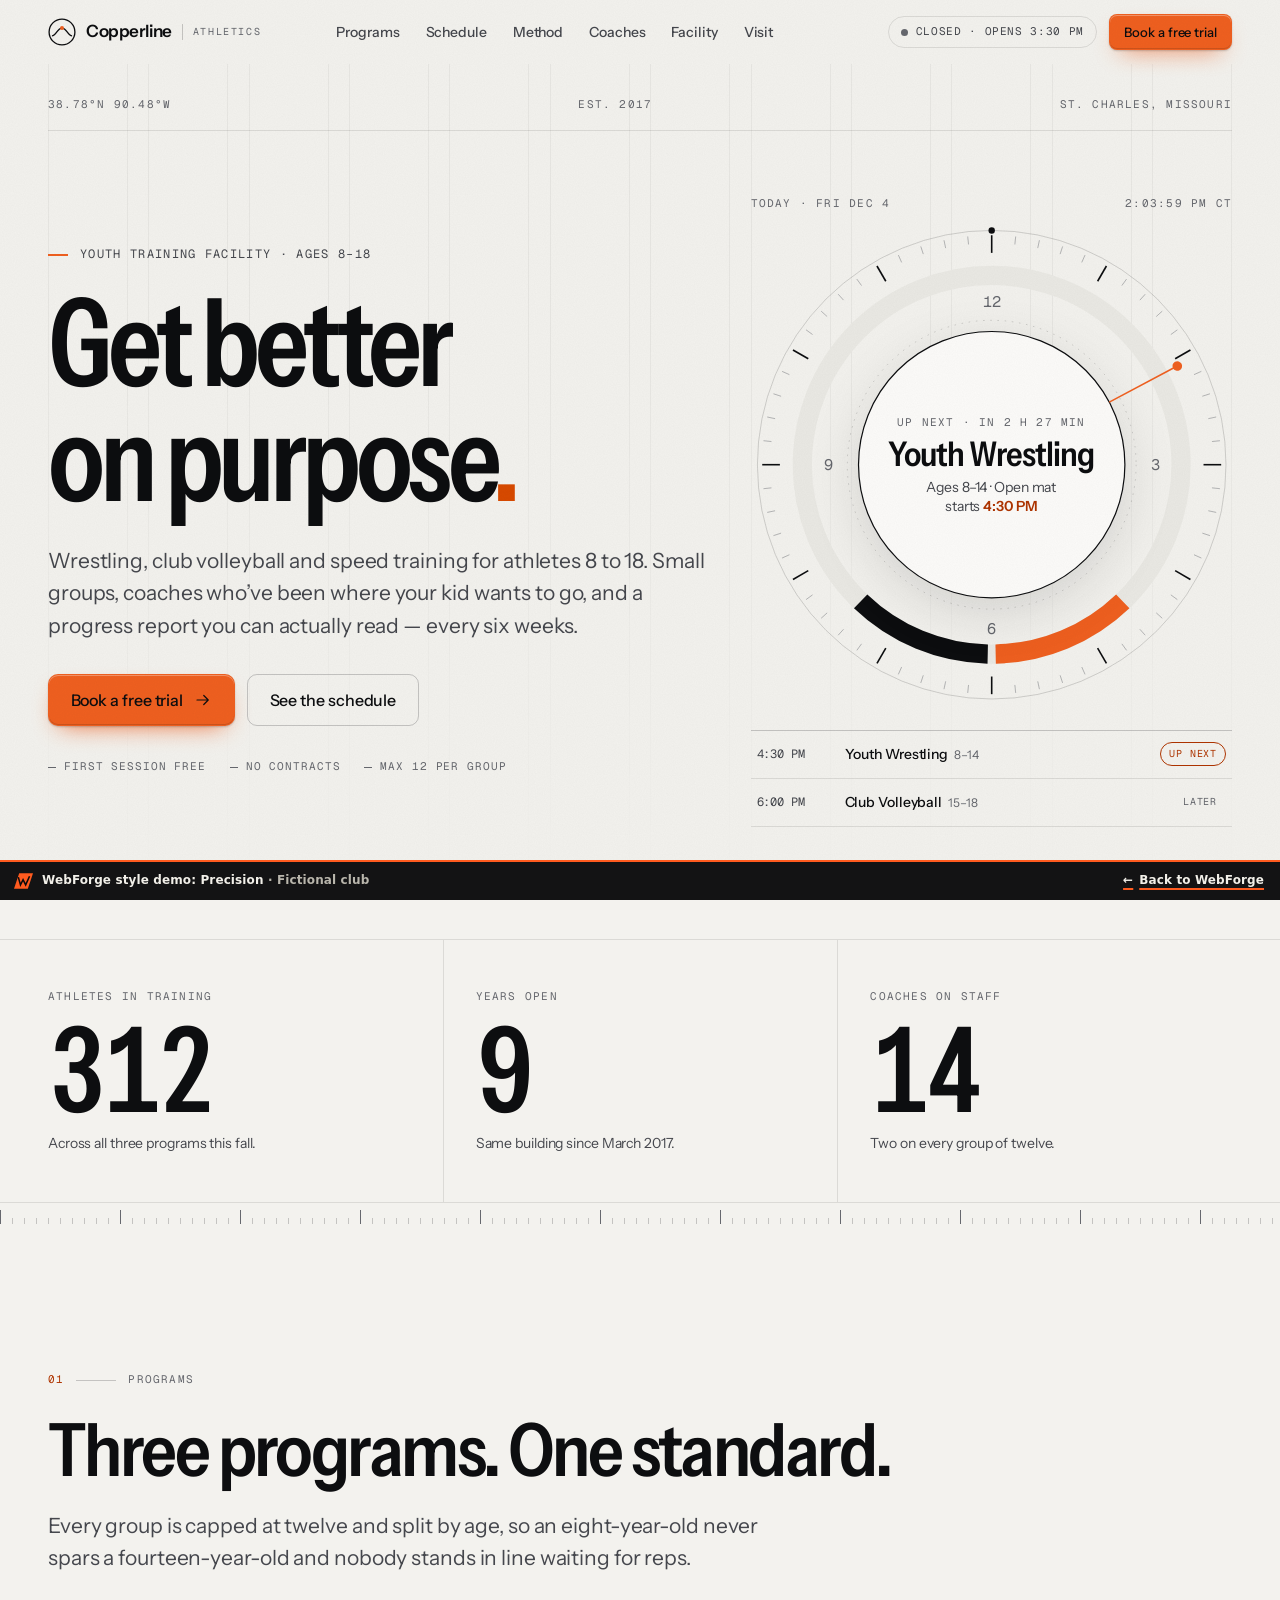
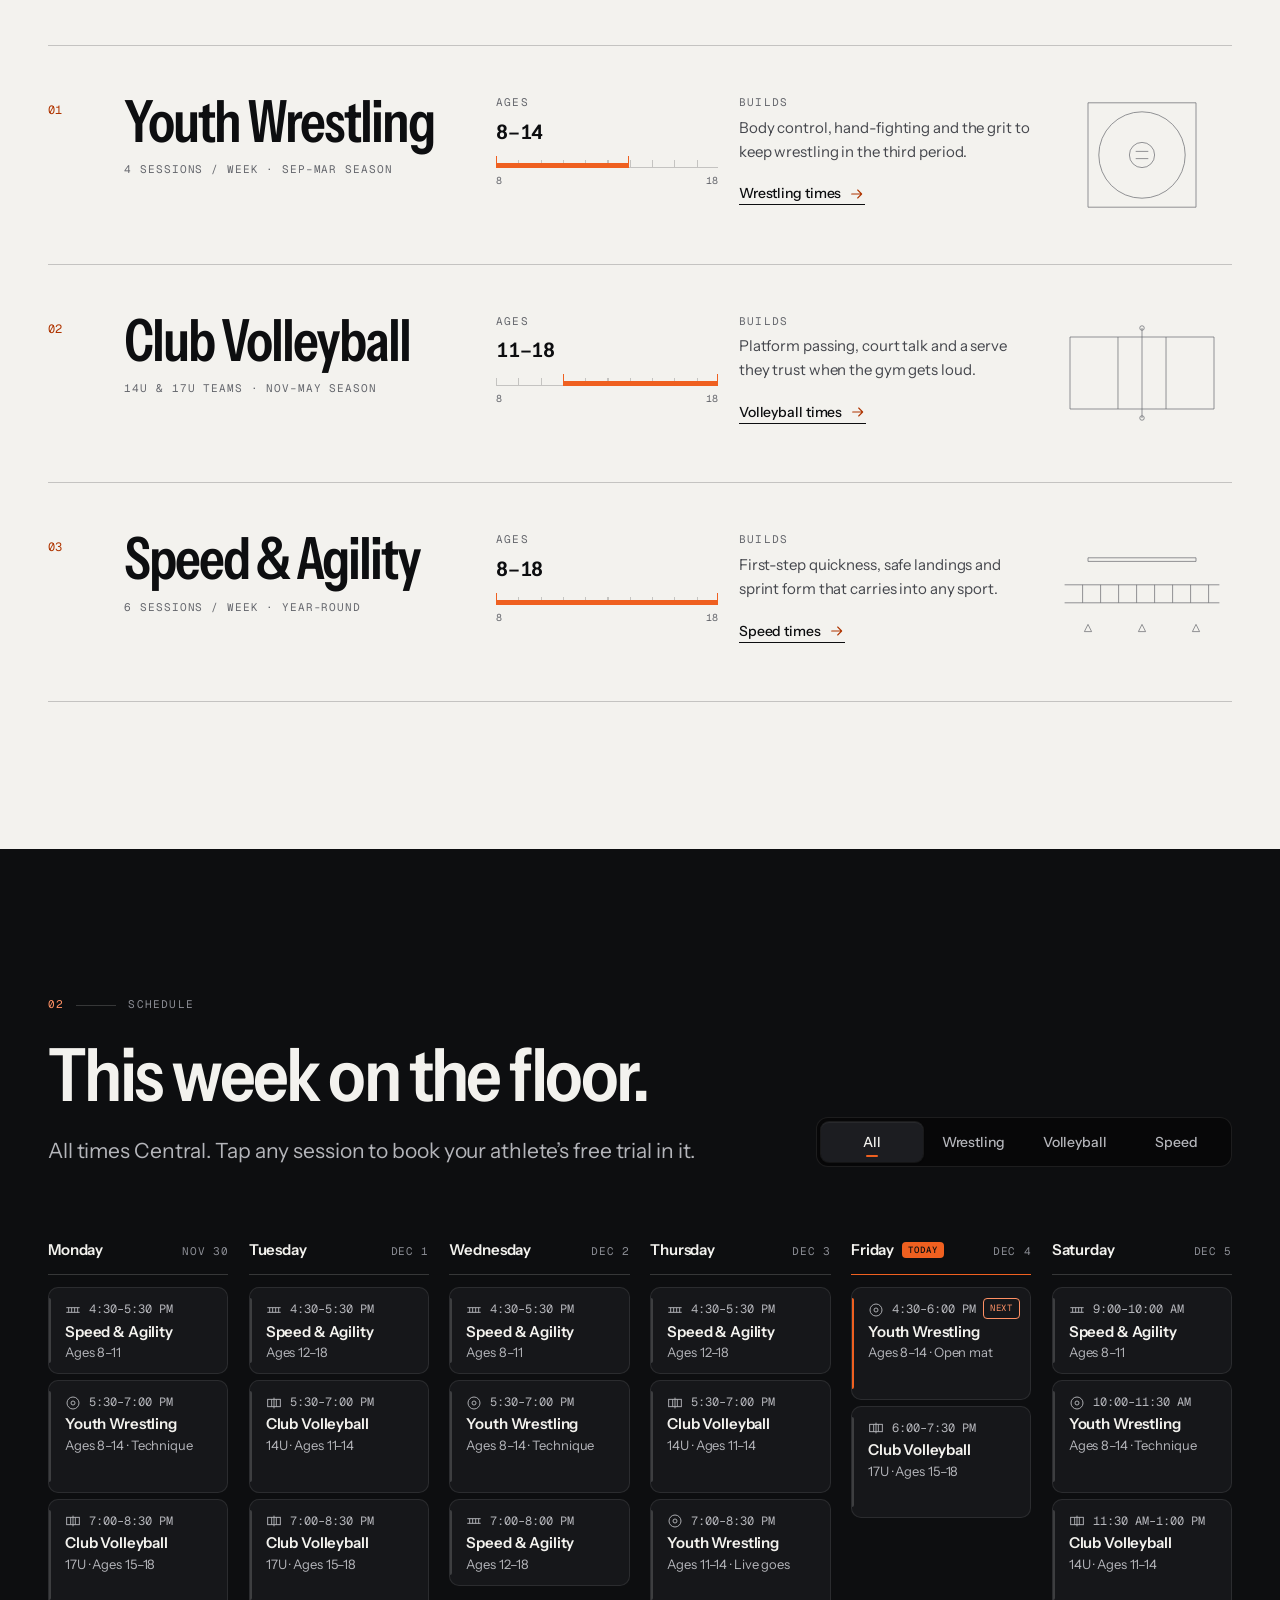
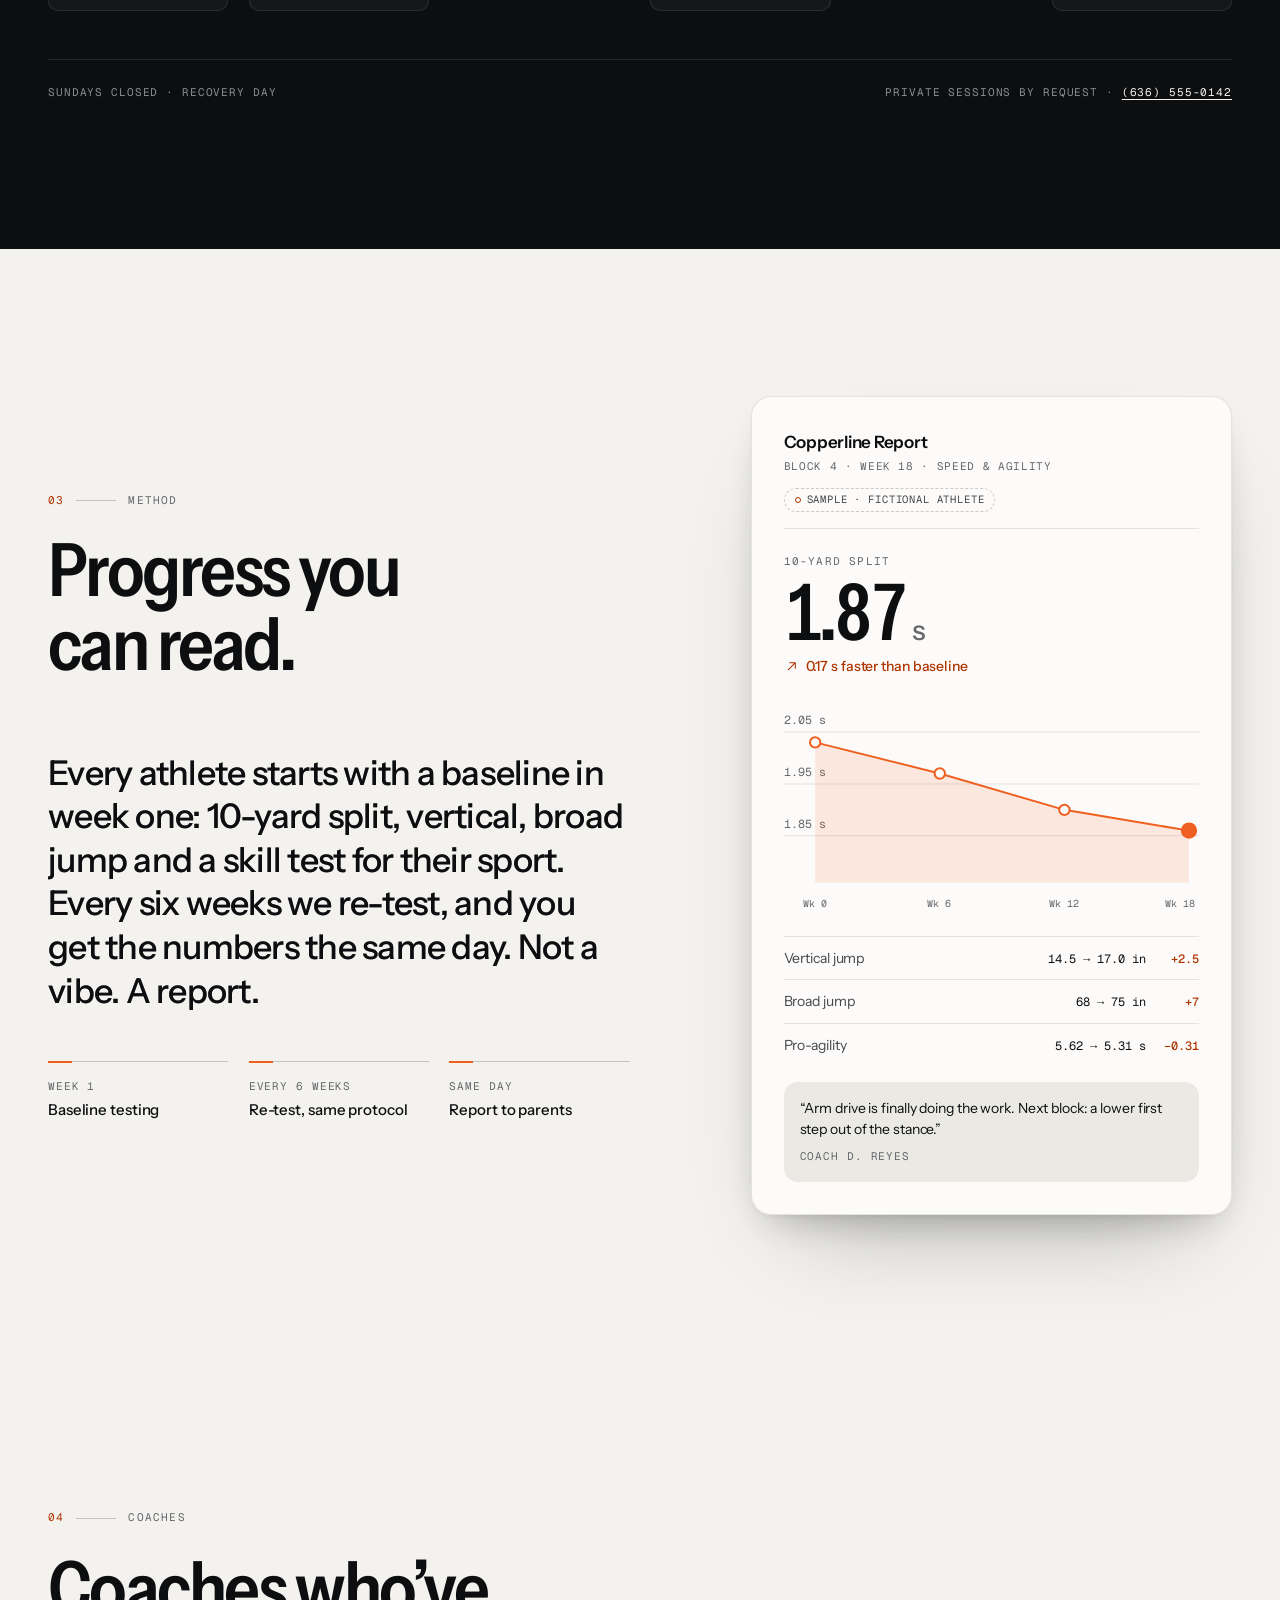
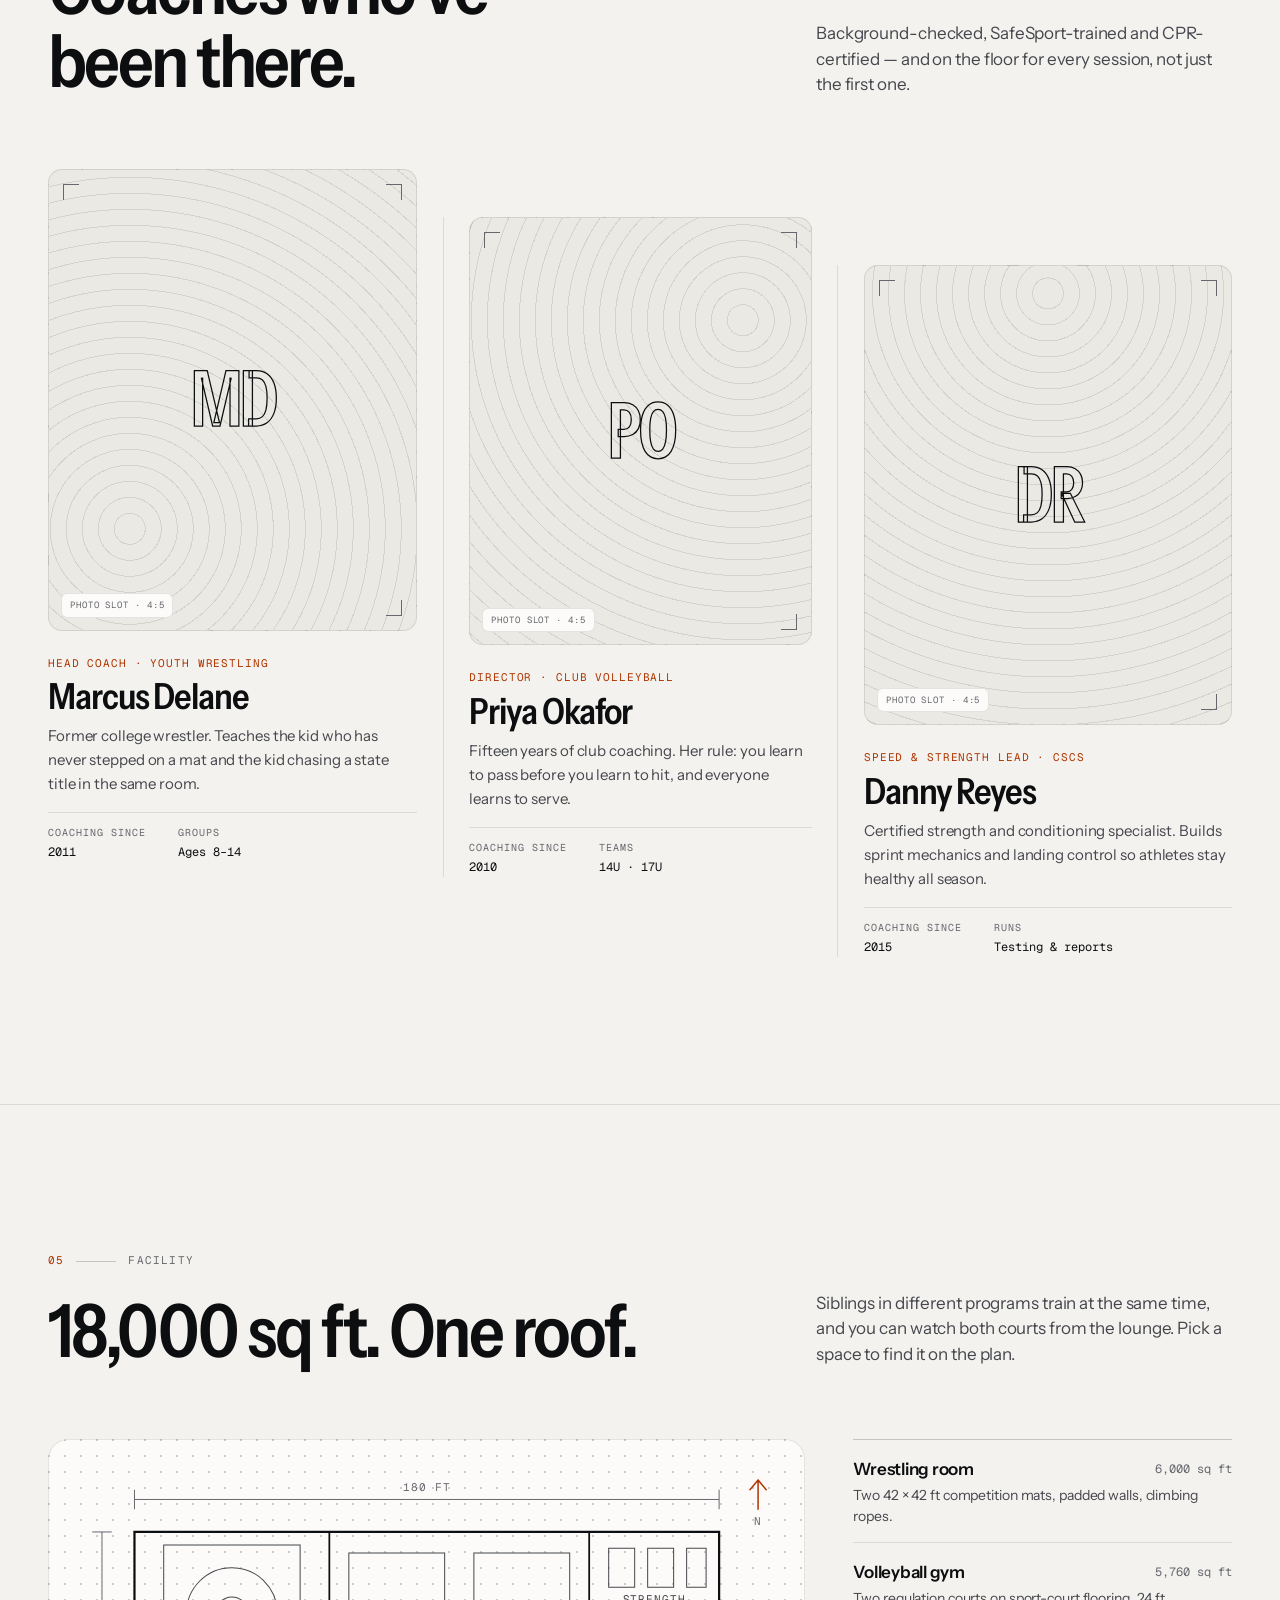
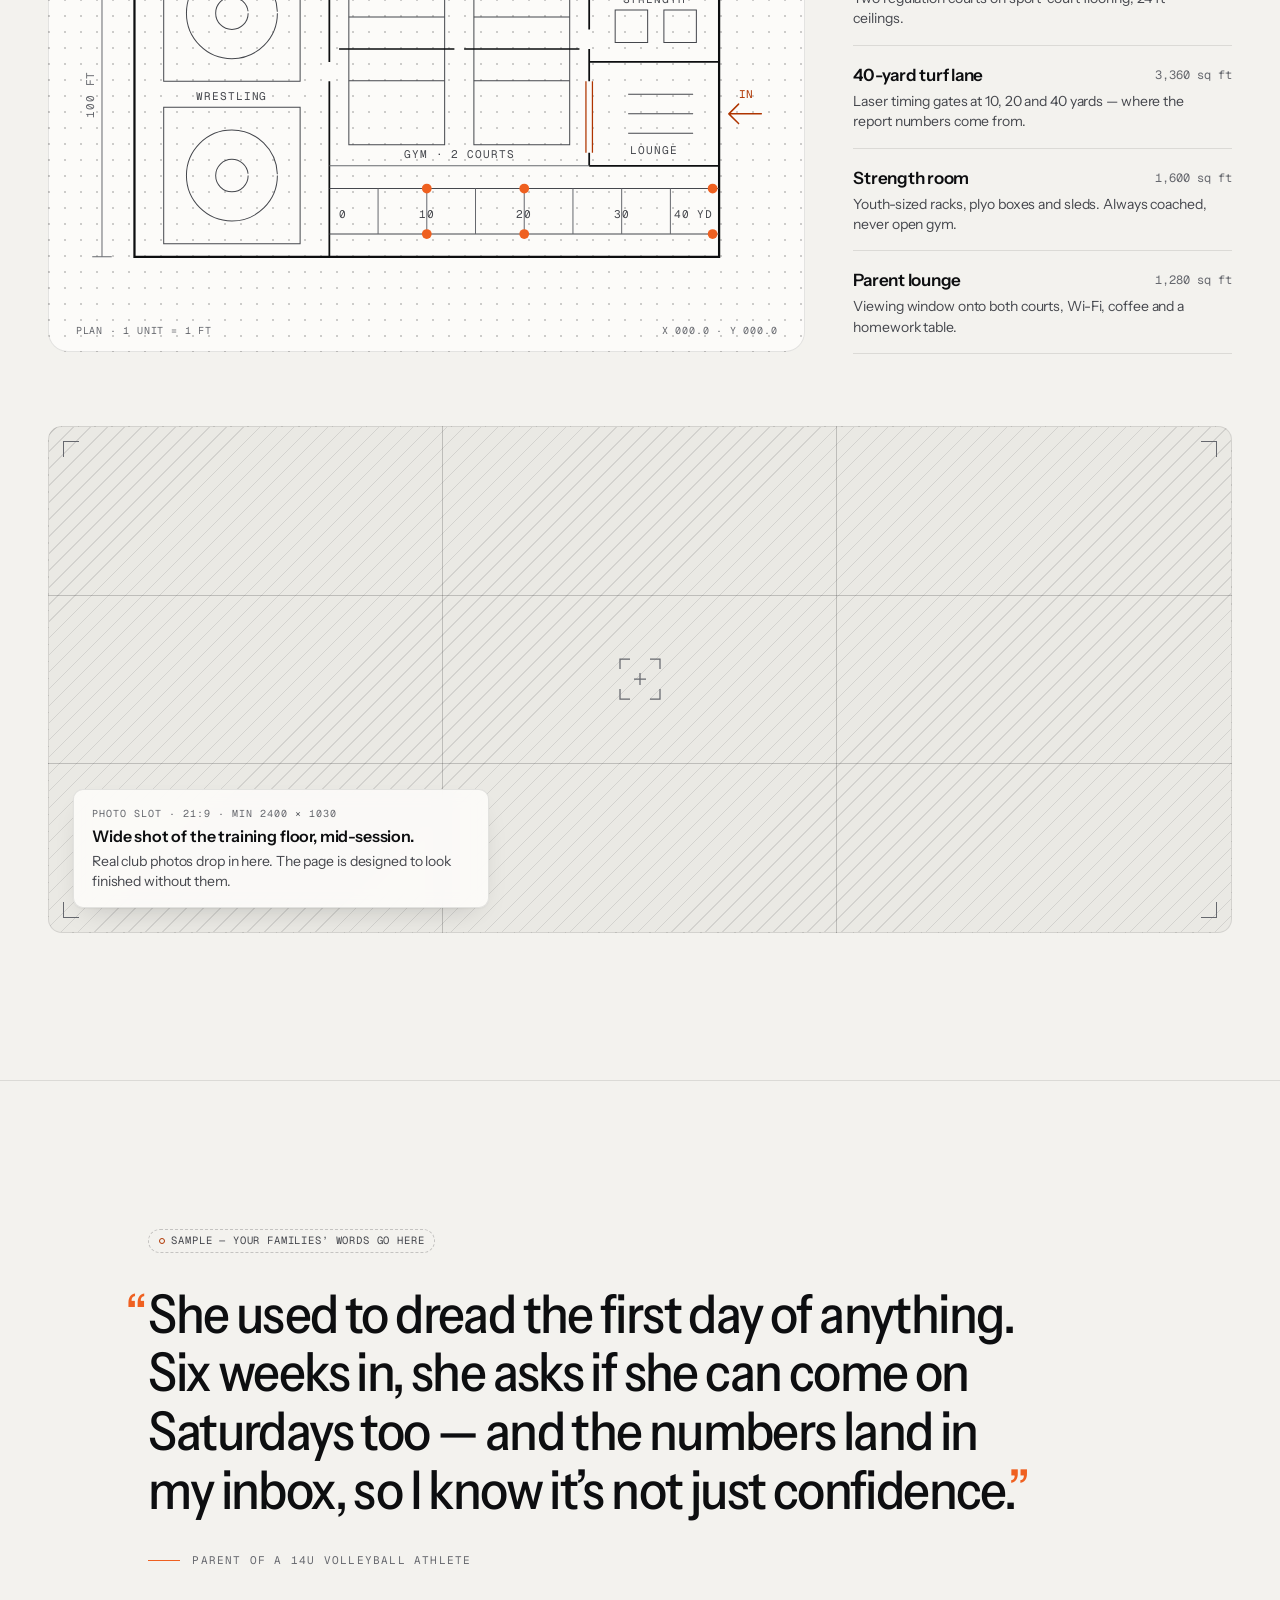
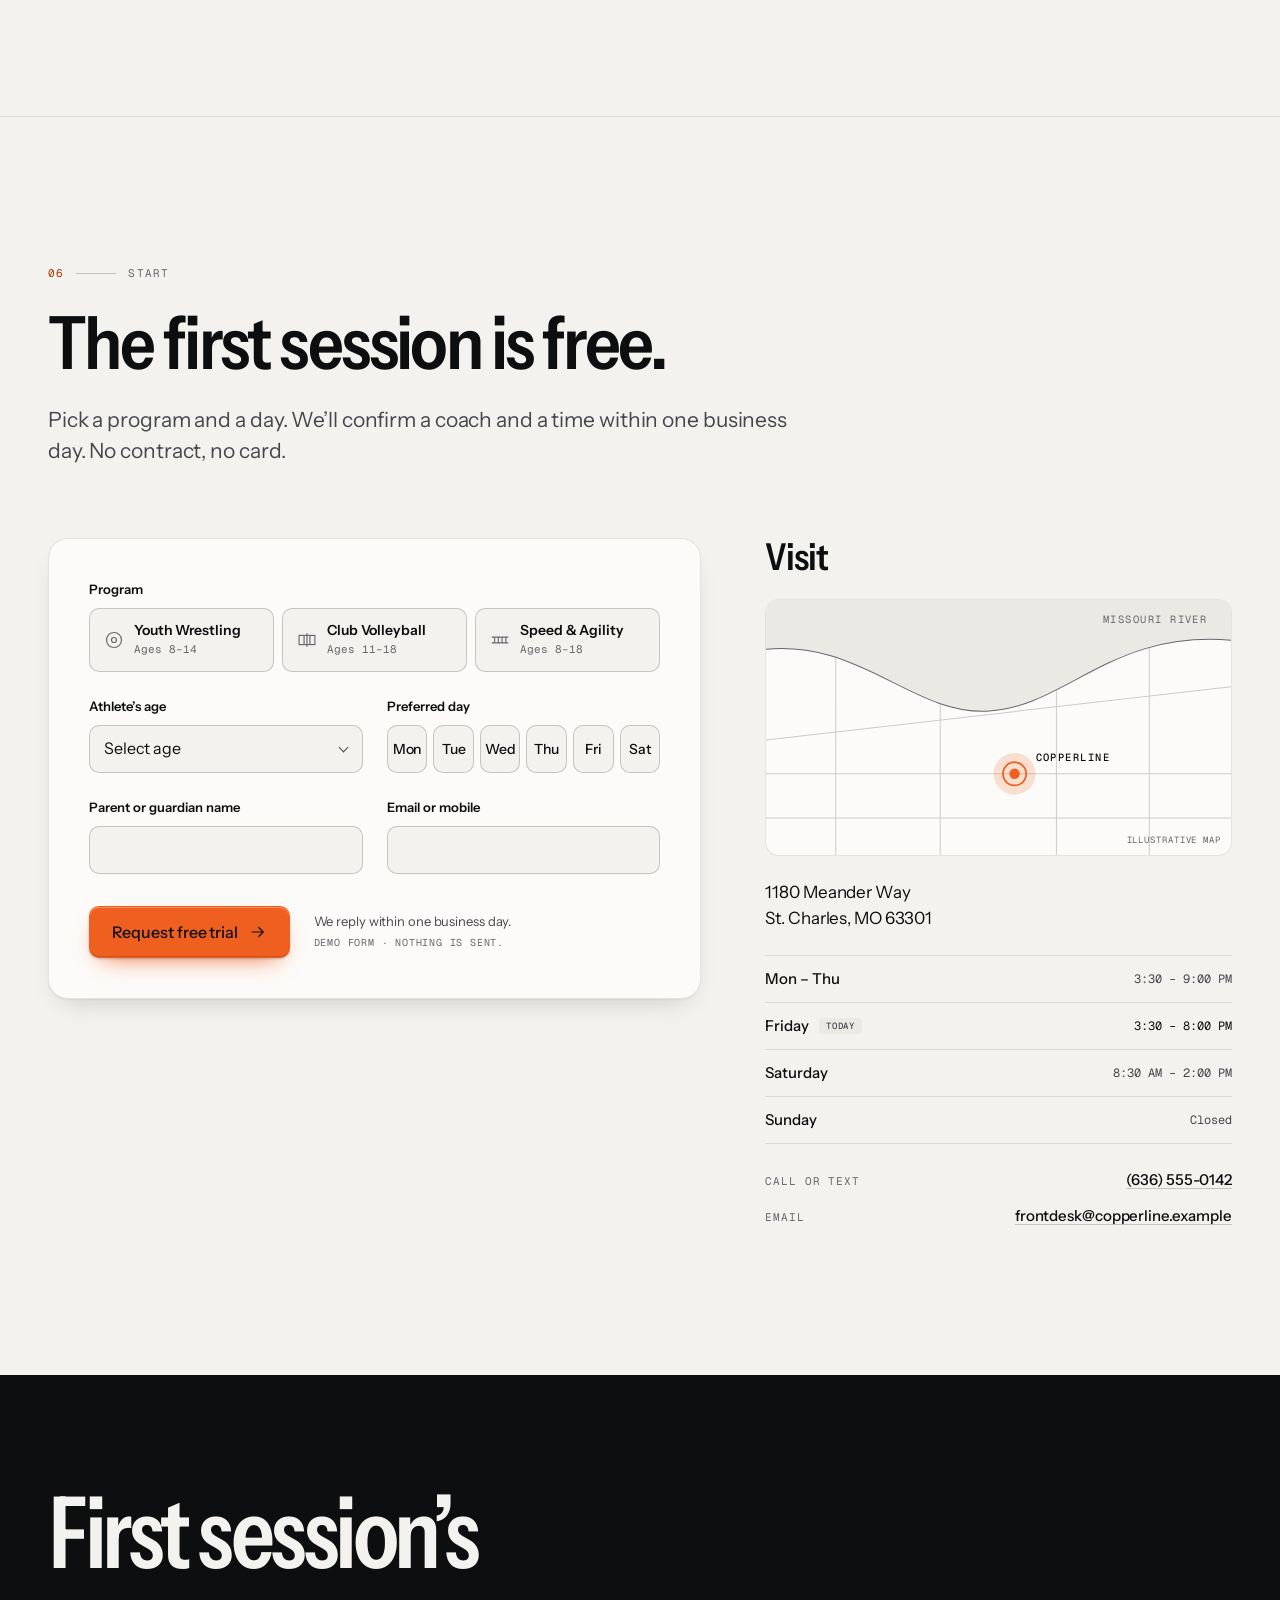
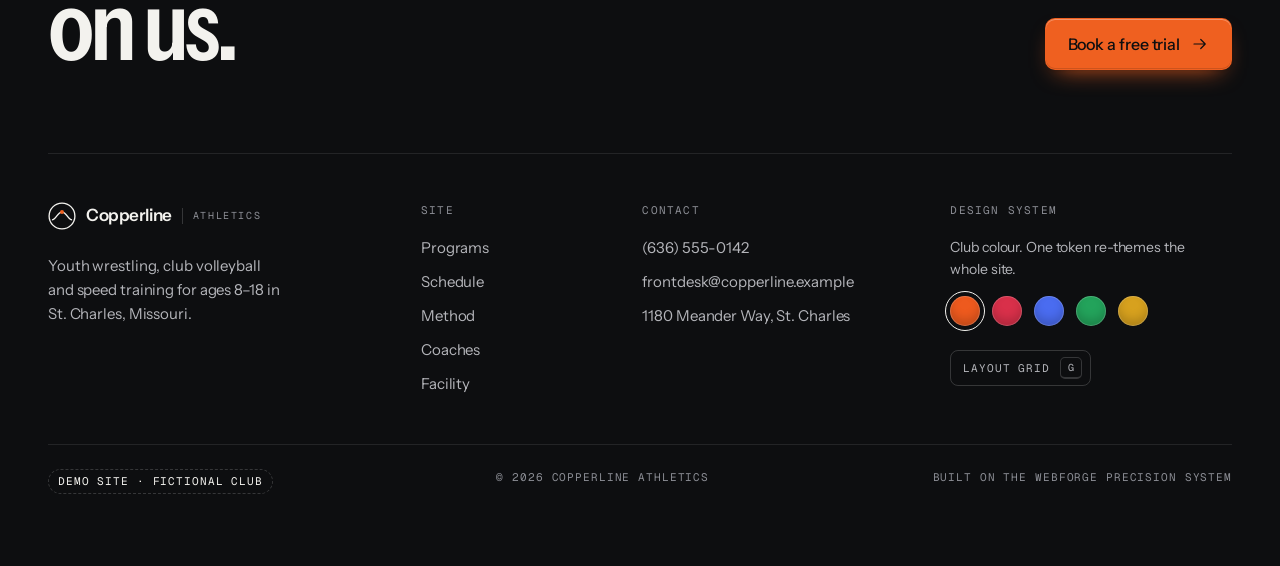
<file: demos/precision/index.html>
<!doctype html>
<html lang="en" class="no-js">
<head>
<meta charset="utf-8">
<meta name="viewport" content="width=device-width, initial-scale=1">
<meta name="robots" content="noindex">
<title>Precision style demo · Copperline Athletics (fictional club) · WebForge</title>
<meta name="description" content="Youth wrestling, club volleyball and speed training for athletes 8 to 18 in St. Charles, Missouri. Small groups, measured progress, first session free. A WebForge style demo for a fictional club.">
<meta name="theme-color" content="#F3F2EE">
<link rel="icon" href="data:image/svg+xml,%3Csvg xmlns='http://www.w3.org/2000/svg' viewBox='0 0 32 32'%3E%3Crect width='32' height='32' rx='8' fill='%230D0E10'/%3E%3Cpath d='M6 20.5c4.6 0 5.4-9 10-9s5.4 9 10 9' fill='none' stroke='%23F3F2EE' stroke-width='2'/%3E%3Ccircle cx='16' cy='11.5' r='2.4' fill='%23EE5A1E'/%3E%3C/svg%3E">
<link rel="stylesheet" href="../../fonts/precision.css">
<link rel="stylesheet" href="style.css">
<script>document.documentElement.className='js';</script>
<script src="script.js" defer></script>
</head>
<body>

<!-- Icon sprite: every program glyph is drawn from that sport's own field geometry -->
<svg class="sprite" aria-hidden="true" focusable="false">
  <symbol id="g-wrestling" viewBox="0 0 24 24"><circle cx="12" cy="12" r="9"/><circle cx="12" cy="12" r="3"/></symbol>
  <symbol id="g-volleyball" viewBox="0 0 24 24"><rect x="2.5" y="6.5" width="19" height="11"/><path d="M12 4v16M8.5 6.5v11M15.5 6.5v11"/></symbol>
  <symbol id="g-speed" viewBox="0 0 24 24"><path d="M2 8.5h20M2 15.5h20M5.5 8.5v7M10 8.5v7M14.5 8.5v7M19 8.5v7"/></symbol>
  <symbol id="g-arrow" viewBox="0 0 24 24"><path d="M4 12h15M13 6l6 6-6 6"/></symbol>
  <symbol id="g-viewfinder" viewBox="0 0 48 48"><path d="M4 14V4h10M34 4h10v10M44 34v10H34M14 44H4V34"/><path d="M24 18v12M18 24h12"/></symbol>
</svg>

<a class="skip" href="#main">Skip to content</a>
<!-- WF-DEMO-RIBBON:START · added by WebForge when publishing the demo. Self-contained: it does not
     use this style's CSS or JS, and it is not part of the style's design. It sits at the bottom, and on phones
     it lifts itself above the style's own action bar so it never covers the "Book a free trial" button. -->
<style>
#wf-ribbon, #wf-ribbon p, #wf-ribbon a, #wf-ribbon b, #wf-ribbon span { all: revert; box-sizing: border-box; }
#wf-ribbon {
  position: fixed; left: 0; right: 0; bottom: 0; z-index: 2147483000;
  display: flex; align-items: center; justify-content: space-between; gap: 4px 14px;
  margin: 0; padding: 4px max(14px, env(safe-area-inset-right)) calc(4px + env(safe-area-inset-bottom)) max(14px, env(safe-area-inset-left));
  background: rgba(10, 10, 11, 0.96); color: #F2F0E9; border-top: 2px solid #FF5B1F;
  font: 600 12px/1.3 system-ui, -apple-system, "Segoe UI", Roboto, Helvetica, Arial, sans-serif;
  letter-spacing: 0.01em; text-align: left; text-transform: none; font-style: normal;
  -webkit-font-smoothing: antialiased; -webkit-text-size-adjust: 100%; text-size-adjust: 100%;
}
#wf-ribbon p { display: flex; align-items: center; gap: 9px; min-width: 0; margin: 0; font: inherit; color: inherit; }
#wf-ribbon .wf-ribbon__mark { display: block; flex: none; width: 19px; height: 16px; max-width: none; overflow: visible; }
#wf-ribbon b { font-weight: 800; color: #F2F0E9; }
#wf-ribbon .wf-ribbon__dim { color: #B9B6AC; font-weight: 600; white-space: nowrap; }
#wf-ribbon a {
  flex: none; display: inline-flex; align-items: center; gap: 6px; min-height: 30px; padding: 0 2px;
  color: #F2F0E9; font: inherit; font-weight: 800; white-space: nowrap; cursor: pointer;
  text-decoration: underline; text-decoration-color: #FF5B1F; text-decoration-thickness: 2px; text-underline-offset: 4px;
}
#wf-ribbon a:hover { color: #FF5B1F; }
#wf-ribbon a:focus { outline: none; }
#wf-ribbon a:focus-visible { outline: 2px solid #FF5B1F; outline-offset: 2px; color: #F2F0E9; }
#wf-ribbon .wf-ribbon__arrow { font-weight: 800; }
@media (max-width: 420px) { #wf-ribbon { font-size: 11.5px; gap: 4px 10px; padding-left: max(10px, env(safe-area-inset-left)); padding-right: max(10px, env(safe-area-inset-right)); } #wf-ribbon p { gap: 7px; } }
@media (max-width: 360px) { #wf-ribbon { font-size: 11px; } #wf-ribbon .wf-ribbon__mark { display: none; } }
@media print { #wf-ribbon, #wf-ribbon-space { display: none; } }
</style>
<aside id="wf-ribbon" aria-label="About this page">
  <p><svg class="wf-ribbon__mark" viewBox="0 0 44 36" aria-hidden="true" focusable="false"><path d="M12 0h32L32 36H0z" fill="#FF5B1F"/><path d="M10 9l5 18 6-12 6 12 9-20" fill="none" stroke="#0A0A0B" stroke-width="3.6"/></svg><span><b>WebForge style demo:</b> Precision <span class="wf-ribbon__dim">· Fictional club</span></span></p>
  <a href="../../index.html#styles"><span class="wf-ribbon__arrow" aria-hidden="true">←</span> Back to WebForge</a>
</aside>
<script>
(function () {
  'use strict';
  var rib = document.getElementById('wf-ribbon');
  if (!rib) return;
  var BARS = '';
  var root = document.documentElement;
  var bars = []; var space = null; var until = 0; var raf = 0; var lastLift = -1; var lastH = -1;
  /* how far the style's own bottom bar reaches up into the viewport (0 if hidden) */
  function reach() {
    var vh = window.innerHeight; var out = 0;
    for (var i = 0; i < bars.length; i++) {
      var cs = window.getComputedStyle(bars[i]);
      if (cs.display === 'none' || cs.visibility === 'hidden') continue;
      var r = bars[i].getBoundingClientRect();
      if (r.height > 0 && r.top < vh && r.bottom > vh - 48) out = Math.max(out, vh - r.top + (r.bottom < vh - 2 ? 6 : 0));
    }
    return Math.max(0, Math.round(out));
  }
  function apply() {
    var l = bars.length ? reach() : 0;
    if (l !== lastLift) { rib.style.transform = l ? 'translateY(' + (-l) + 'px)' : ''; lastLift = l; }
    var h = rib.offsetHeight;
    if (h !== lastH) {
      lastH = h;
      if (space) space.style.height = h + 'px';
      root.style.scrollPaddingBottom = (h + 12) + 'px';
    }
  }
  function tick() { apply(); raf = Date.now() < until ? window.requestAnimationFrame(tick) : 0; }
  function burst(ms) { until = Math.max(until, Date.now() + ms); if (!raf) raf = window.requestAnimationFrame(tick); }
  function init() {
    space = document.getElementById('wf-ribbon-space');
    if (space) {
      var foot = document.querySelector('body > footer') || document.querySelector('footer:last-of-type');
      var bg = foot ? window.getComputedStyle(foot).backgroundColor : '';
      if (bg && bg !== 'transparent' && bg !== 'rgba(0, 0, 0, 0)') space.style.backgroundColor = bg;
    }
    bars = BARS ? Array.prototype.slice.call(document.querySelectorAll(BARS)) : [];
    if (bars.length && window.MutationObserver) {
      var mo = new MutationObserver(function () { burst(900); });
      bars.forEach(function (b) { mo.observe(b, { attributes: true, attributeFilter: ['class', 'style', 'hidden'] }); });
    }
    bars.forEach(function (b) { b.addEventListener('transitionrun', function () { burst(900); }); });
    window.addEventListener('scroll', function () { burst(700); }, { passive: true });
    window.addEventListener('resize', function () { burst(500); }, { passive: true });
    window.addEventListener('load', function () { burst(1500); });
    burst(1500);
  }
  if (document.readyState === 'loading') document.addEventListener('DOMContentLoaded', init); else init();
})();
</script>
<!-- WF-DEMO-RIBBON:END -->

<!-- ============================== NAV ============================== -->
<header class="nav" data-nav>
  <div class="container nav__inner">
    <a class="brand" href="#top" aria-label="Copperline Athletics, back to top">
      <svg class="brand__mark" viewBox="0 0 32 32" aria-hidden="true"><circle cx="16" cy="16" r="14.75"/><path d="M4.5 20.5c4.9 0 6-9 11.5-9s6.6 9 11.5 9"/><circle class="brand__dot" cx="16" cy="11.5" r="2.25"/></svg>
      <span class="brand__word">Copperline</span>
      <span class="brand__sub">Athletics</span>
    </a>

    <nav class="nav__links" aria-label="Primary">
      <ul>
        <li><a href="#programs">Programs</a></li>
        <li><a href="#schedule">Schedule</a></li>
        <li><a href="#method">Method</a></li>
        <li><a href="#coaches">Coaches</a></li>
        <li><a href="#facility">Facility</a></li>
        <li><a href="#visit">Visit</a></li>
      </ul>
    </nav>

    <div class="nav__end">
      <p class="status" data-status><span class="status__dot" aria-hidden="true"></span><span data-status-text>Mon–Sat</span></p>
      <a class="btn btn--primary btn--sm nav__cta" href="#trial" data-magnetic><span>Book a free trial</span></a>
      <button class="nav__toggle" type="button" aria-expanded="false" aria-controls="menu" data-menu-toggle>
        <span class="nav__toggle-lines" aria-hidden="true"></span><span class="sr-only">Menu</span>
      </button>
    </div>
  </div>

  <div class="menu" id="menu" data-menu>
    <nav class="container" aria-label="Mobile">
      <ul class="menu__list">
        <li><a href="#programs"><span class="mono">01</span>Programs</a></li>
        <li><a href="#schedule"><span class="mono">02</span>Schedule</a></li>
        <li><a href="#method"><span class="mono">03</span>Method</a></li>
        <li><a href="#coaches"><span class="mono">04</span>Coaches</a></li>
        <li><a href="#facility"><span class="mono">05</span>Facility</a></li>
        <li><a href="#visit"><span class="mono">06</span>Visit &amp; contact</a></li>
      </ul>
      <a class="btn btn--primary btn--lg btn--block" href="#trial"><span>Book a free trial</span><svg class="icon" aria-hidden="true"><use href="#g-arrow"/></svg></a>
    </nav>
  </div>
</header>

<main id="main">

<!-- ============================== HERO ============================== -->
<section class="hero" id="top" aria-labelledby="hero-title">
  <div class="gridlines" aria-hidden="true"><div class="container"><i></i><i></i><i></i><i></i><i></i><i></i><i></i><i></i><i></i><i></i><i></i><i></i></div></div>

  <div class="container hero__layout">
    <div class="hero__meta mono" aria-hidden="true">
      <span>38.78°N 90.48°W</span><span class="hero__meta-mid">Est. 2017</span><span>St. Charles, Missouri</span>
    </div>

    <div class="hero__copy">
      <p class="eyebrow"><span class="eyebrow__tick" aria-hidden="true"></span>Youth training facility · Ages 8–18</p>
      <h1 class="display" id="hero-title">
        <span class="line"><span>Get better</span></span>
        <span class="line"><span>on purpose<span class="display__dot">.</span></span></span>
      </h1>
      <p class="lead">Wrestling, club volleyball and speed training for athletes 8 to 18. Small groups, coaches who&rsquo;ve been where your kid wants to go, and a progress report you can actually read &mdash; every six weeks.</p>
      <div class="hero__actions">
        <a class="btn btn--primary btn--lg" href="#trial" data-magnetic><span>Book a free trial</span><svg class="icon" aria-hidden="true"><use href="#g-arrow"/></svg></a>
        <a class="btn btn--ghost btn--lg" href="#schedule" data-magnetic data-glow><span>See the schedule</span></a>
      </div>
      <ul class="hero__facts mono">
        <li>First session free</li>
        <li>No contracts</li>
        <li>Max 12 per group</li>
      </ul>
    </div>

    <figure class="dial" data-dial>
      <div class="dial__head mono">
        <span data-dial-day>Today</span>
        <span><span data-dial-clock>--:--</span> CT</span>
      </div>
      <div class="dial__face">
        <svg class="dial__svg" viewBox="0 0 600 600" aria-hidden="true" focusable="false">
          <circle class="dial__ring" cx="300" cy="300" r="292"/>
          <g class="dial__ticks" data-dial-ticks></g>
          <g class="dial__nums" data-dial-nums></g>
          <circle class="dial__track" cx="300" cy="300" r="236"/>
          <g class="dial__arcs" data-dial-arcs></g>
          <circle class="dial__zone" cx="300" cy="300" r="180"/>
          <circle class="dial__mat" cx="300" cy="300" r="166"/>
          <g class="dial__now" data-dial-now><line x1="300" y1="38" x2="300" y2="134"/><circle cx="300" cy="38" r="6"/></g>
          <g class="dial__sec" data-dial-sec><circle cx="300" cy="8" r="4"/></g>
        </svg>
        <div class="dial__center" data-dial-center>
          <span class="dial__kicker mono">Today at Copperline</span>
          <span class="dial__big">Mon&ndash;Sat</span>
          <span class="dial__small">Sessions from 4:30&nbsp;PM weekdays</span>
        </div>
      </div>
      <figcaption>
        <span class="sr-only">Today&rsquo;s sessions</span>
        <ol class="dial__legend" data-dial-legend>
          <li><a href="#schedule">See the full weekly schedule</a></li>
        </ol>
      </figcaption>
    </figure>
  </div>
</section>

<!-- ============================== STATS ============================== -->
<section class="stats" aria-label="Copperline by the numbers">
  <div class="container">
    <dl class="stats__list">
      <div class="stat" data-reveal style="--i:0">
        <dt class="stat__label mono">Athletes in training</dt>
        <dd class="stat__value"><span class="odo" data-odo="312">312</span></dd>
        <dd class="stat__note">Across all three programs this fall.</dd>
      </div>
      <div class="stat" data-reveal style="--i:1">
        <dt class="stat__label mono">Years open</dt>
        <dd class="stat__value"><span class="odo" data-odo="9">9</span></dd>
        <dd class="stat__note">Same building since March 2017.</dd>
      </div>
      <div class="stat" data-reveal style="--i:2">
        <dt class="stat__label mono">Coaches on staff</dt>
        <dd class="stat__value"><span class="odo" data-odo="14">14</span></dd>
        <dd class="stat__note">Two on every group of twelve.</dd>
      </div>
    </dl>
  </div>
  <div class="ruler" aria-hidden="true"><div class="ruler__track"></div></div>
</section>

<!-- ============================== PROGRAMS ============================== -->
<section class="section programs" id="programs" aria-labelledby="programs-title">
  <div class="container">
    <header class="section-head">
      <p class="section-head__index mono"><span>01</span> Programs</p>
      <h2 id="programs-title" data-reveal>Three programs. One&nbsp;standard.</h2>
      <p class="section-head__intro" data-reveal>Every group is capped at twelve and split by age, so an eight-year-old never spars a fourteen-year-old and nobody stands in line waiting for reps.</p>
    </header>

    <ol class="program-list">
      <li class="program" data-program="wrestling" data-spot data-reveal>
        <span class="program__index mono" aria-hidden="true">01</span>
        <div class="program__title">
          <h3>Youth Wrestling</h3>
          <p class="program__meta mono">4 sessions / week · Sep&ndash;Mar season</p>
        </div>
        <div class="age-ruler" style="--from:8;--to:14">
          <p class="age-ruler__label"><span class="mono">Ages</span> 8&ndash;14</p>
          <div class="age-ruler__scale" aria-hidden="true"><span class="age-ruler__fill"></span><span class="age-ruler__min mono">8</span><span class="age-ruler__max mono">18</span></div>
        </div>
        <p class="program__builds"><span class="mono">Builds</span> Body control, hand-fighting and the grit to keep wrestling in the third period.</p>
        <a class="program__link" href="#schedule" data-filter-link="wrestling">Wrestling times<svg class="icon" aria-hidden="true"><use href="#g-arrow"/></svg></a>
        <svg class="plate" viewBox="0 0 200 120" aria-hidden="true">
          <g class="plate__base">
            <rect x="40" y="2" width="120" height="116" pathLength="1"/>
            <circle cx="100" cy="60" r="48" pathLength="1"/>
            <circle cx="100" cy="60" r="14" pathLength="1"/>
            <line x1="93" y1="56" x2="107" y2="56" pathLength="1"/>
            <line x1="93" y1="64" x2="107" y2="64" pathLength="1"/>
          </g>
        </svg>
      </li>
      <li class="program" data-program="volleyball" data-spot data-reveal>
        <span class="program__index mono" aria-hidden="true">02</span>
        <div class="program__title">
          <h3>Club Volleyball</h3>
          <p class="program__meta mono">14U &amp; 17U teams · Nov&ndash;May season</p>
        </div>
        <div class="age-ruler" style="--from:11;--to:18">
          <p class="age-ruler__label"><span class="mono">Ages</span> 11&ndash;18</p>
          <div class="age-ruler__scale" aria-hidden="true"><span class="age-ruler__fill"></span><span class="age-ruler__min mono">8</span><span class="age-ruler__max mono">18</span></div>
        </div>
        <p class="program__builds"><span class="mono">Builds</span> Platform passing, court talk and a serve they trust when the gym gets loud.</p>
        <a class="program__link" href="#schedule" data-filter-link="volleyball">Volleyball times<svg class="icon" aria-hidden="true"><use href="#g-arrow"/></svg></a>
        <svg class="plate" viewBox="0 0 200 120" aria-hidden="true">
          <g class="plate__base">
            <rect x="20" y="20" width="160" height="80" pathLength="1"/>
            <line x1="100" y1="10" x2="100" y2="110" pathLength="1"/>
            <line x1="73.3" y1="20" x2="73.3" y2="100" pathLength="1"/>
            <line x1="126.7" y1="20" x2="126.7" y2="100" pathLength="1"/>
            <circle cx="100" cy="10" r="2.5" pathLength="1"/>
            <circle cx="100" cy="110" r="2.5" pathLength="1"/>
          </g>
        </svg>
      </li>
      <li class="program" data-program="speed" data-spot data-reveal>
        <span class="program__index mono" aria-hidden="true">03</span>
        <div class="program__title">
          <h3>Speed &amp; Agility</h3>
          <p class="program__meta mono">6 sessions / week · Year-round</p>
        </div>
        <div class="age-ruler" style="--from:8;--to:18">
          <p class="age-ruler__label"><span class="mono">Ages</span> 8&ndash;18</p>
          <div class="age-ruler__scale" aria-hidden="true"><span class="age-ruler__fill"></span><span class="age-ruler__min mono">8</span><span class="age-ruler__max mono">18</span></div>
        </div>
        <p class="program__builds"><span class="mono">Builds</span> First-step quickness, safe landings and sprint form that carries into any sport.</p>
        <a class="program__link" href="#schedule" data-filter-link="speed">Speed times<svg class="icon" aria-hidden="true"><use href="#g-arrow"/></svg></a>
        <svg class="plate" viewBox="0 0 200 120" aria-hidden="true">
          <g class="plate__base">
            <path d="M14 52H186M14 72H186" pathLength="1"/>
            <path d="M34 52V72M54 52V72M74 52V72M94 52V72M114 52V72M134 52V72M154 52V72M174 52V72" pathLength="1"/>
            <path d="M100 26H40V22H160V26H100" pathLength="1"/>
            <path d="M36 104l4-8 4 8zM96 104l4-8 4 8zM156 104l4-8 4 8z" pathLength="1"/>
          </g>
        </svg>
      </li>
    </ol>
  </div>
</section>

<!-- ============================== SCHEDULE ============================== -->
<section class="section schedule" id="schedule" data-surface="ink" aria-labelledby="schedule-title">
  <div class="container">
    <header class="section-head section-head--split">
      <div>
        <p class="section-head__index mono"><span>02</span> Schedule</p>
        <h2 id="schedule-title" data-reveal>This week on the floor.</h2>
        <p class="section-head__intro" data-reveal>All times Central. Tap any session to book your athlete&rsquo;s free trial in&nbsp;it.</p>
      </div>
      <div class="segmented" role="group" aria-label="Filter sessions by program" data-filter-group>
        <span class="segmented__thumb" aria-hidden="true"></span>
        <button type="button" aria-pressed="true" data-filter="all">All</button>
        <button type="button" aria-pressed="false" data-filter="wrestling">Wrestling</button>
        <button type="button" aria-pressed="false" data-filter="volleyball">Volleyball</button>
        <button type="button" aria-pressed="false" data-filter="speed">Speed</button>
      </div>
    </header>

    <div class="day-picker" role="group" aria-label="Choose a day" data-day-picker>
      <button type="button" data-pick="1" aria-pressed="false"><span>Mon</span><span class="mono" data-date-short="1"></span></button>
      <button type="button" data-pick="2" aria-pressed="false"><span>Tue</span><span class="mono" data-date-short="2"></span></button>
      <button type="button" data-pick="3" aria-pressed="false"><span>Wed</span><span class="mono" data-date-short="3"></span></button>
      <button type="button" data-pick="4" aria-pressed="false"><span>Thu</span><span class="mono" data-date-short="4"></span></button>
      <button type="button" data-pick="5" aria-pressed="false"><span>Fri</span><span class="mono" data-date-short="5"></span></button>
      <button type="button" data-pick="6" aria-pressed="false"><span>Sat</span><span class="mono" data-date-short="6"></span></button>
    </div>

    <div class="week" data-week data-filter="all">
      <section class="day" data-day="1" aria-labelledby="day-1">
        <h3 class="day__head" id="day-1"><span class="day__name">Monday</span><span class="day__date mono" data-date-long="1"></span></h3>
        <ol class="day__list">
          <li><a class="session" href="#trial" data-program="speed" data-start="16:30" data-end="17:30" data-ages="8–11" style="--min:60"><span class="session__top"><svg class="glyph" aria-hidden="true"><use href="#g-speed"/></svg><span class="session__time mono">4:30–5:30 PM</span></span><span class="session__name">Speed &amp; Agility</span><span class="session__ages">Ages 8–11</span><span class="session__cta mono">Book trial</span></a></li>
          <li><a class="session" href="#trial" data-program="wrestling" data-start="17:30" data-end="19:00" data-ages="8–14" style="--min:90"><span class="session__top"><svg class="glyph" aria-hidden="true"><use href="#g-wrestling"/></svg><span class="session__time mono">5:30–7:00 PM</span></span><span class="session__name">Youth Wrestling</span><span class="session__ages">Ages 8–14 · Technique</span><span class="session__cta mono">Book trial</span></a></li>
          <li><a class="session" href="#trial" data-program="volleyball" data-start="19:00" data-end="20:30" data-ages="15–18" style="--min:90"><span class="session__top"><svg class="glyph" aria-hidden="true"><use href="#g-volleyball"/></svg><span class="session__time mono">7:00–8:30 PM</span></span><span class="session__name">Club Volleyball</span><span class="session__ages">17U · Ages 15–18</span><span class="session__cta mono">Book trial</span></a></li>
        </ol>
      </section>
      <section class="day" data-day="2" aria-labelledby="day-2">
        <h3 class="day__head" id="day-2"><span class="day__name">Tuesday</span><span class="day__date mono" data-date-long="2"></span></h3>
        <ol class="day__list">
          <li><a class="session" href="#trial" data-program="speed" data-start="16:30" data-end="17:30" data-ages="12–18" style="--min:60"><span class="session__top"><svg class="glyph" aria-hidden="true"><use href="#g-speed"/></svg><span class="session__time mono">4:30–5:30 PM</span></span><span class="session__name">Speed &amp; Agility</span><span class="session__ages">Ages 12–18</span><span class="session__cta mono">Book trial</span></a></li>
          <li><a class="session" href="#trial" data-program="volleyball" data-start="17:30" data-end="19:00" data-ages="11–14" style="--min:90"><span class="session__top"><svg class="glyph" aria-hidden="true"><use href="#g-volleyball"/></svg><span class="session__time mono">5:30–7:00 PM</span></span><span class="session__name">Club Volleyball</span><span class="session__ages">14U · Ages 11–14</span><span class="session__cta mono">Book trial</span></a></li>
          <li><a class="session" href="#trial" data-program="volleyball" data-start="19:00" data-end="20:30" data-ages="15–18" style="--min:90"><span class="session__top"><svg class="glyph" aria-hidden="true"><use href="#g-volleyball"/></svg><span class="session__time mono">7:00–8:30 PM</span></span><span class="session__name">Club Volleyball</span><span class="session__ages">17U · Ages 15–18</span><span class="session__cta mono">Book trial</span></a></li>
        </ol>
      </section>
      <section class="day" data-day="3" aria-labelledby="day-3">
        <h3 class="day__head" id="day-3"><span class="day__name">Wednesday</span><span class="day__date mono" data-date-long="3"></span></h3>
        <ol class="day__list">
          <li><a class="session" href="#trial" data-program="speed" data-start="16:30" data-end="17:30" data-ages="8–11" style="--min:60"><span class="session__top"><svg class="glyph" aria-hidden="true"><use href="#g-speed"/></svg><span class="session__time mono">4:30–5:30 PM</span></span><span class="session__name">Speed &amp; Agility</span><span class="session__ages">Ages 8–11</span><span class="session__cta mono">Book trial</span></a></li>
          <li><a class="session" href="#trial" data-program="wrestling" data-start="17:30" data-end="19:00" data-ages="8–14" style="--min:90"><span class="session__top"><svg class="glyph" aria-hidden="true"><use href="#g-wrestling"/></svg><span class="session__time mono">5:30–7:00 PM</span></span><span class="session__name">Youth Wrestling</span><span class="session__ages">Ages 8–14 · Technique</span><span class="session__cta mono">Book trial</span></a></li>
          <li><a class="session" href="#trial" data-program="speed" data-start="19:00" data-end="20:00" data-ages="12–18" style="--min:60"><span class="session__top"><svg class="glyph" aria-hidden="true"><use href="#g-speed"/></svg><span class="session__time mono">7:00–8:00 PM</span></span><span class="session__name">Speed &amp; Agility</span><span class="session__ages">Ages 12–18</span><span class="session__cta mono">Book trial</span></a></li>
        </ol>
      </section>
      <section class="day" data-day="4" aria-labelledby="day-4">
        <h3 class="day__head" id="day-4"><span class="day__name">Thursday</span><span class="day__date mono" data-date-long="4"></span></h3>
        <ol class="day__list">
          <li><a class="session" href="#trial" data-program="speed" data-start="16:30" data-end="17:30" data-ages="12–18" style="--min:60"><span class="session__top"><svg class="glyph" aria-hidden="true"><use href="#g-speed"/></svg><span class="session__time mono">4:30–5:30 PM</span></span><span class="session__name">Speed &amp; Agility</span><span class="session__ages">Ages 12–18</span><span class="session__cta mono">Book trial</span></a></li>
          <li><a class="session" href="#trial" data-program="volleyball" data-start="17:30" data-end="19:00" data-ages="11–14" style="--min:90"><span class="session__top"><svg class="glyph" aria-hidden="true"><use href="#g-volleyball"/></svg><span class="session__time mono">5:30–7:00 PM</span></span><span class="session__name">Club Volleyball</span><span class="session__ages">14U · Ages 11–14</span><span class="session__cta mono">Book trial</span></a></li>
          <li><a class="session" href="#trial" data-program="wrestling" data-start="19:00" data-end="20:30" data-ages="11–14" style="--min:90"><span class="session__top"><svg class="glyph" aria-hidden="true"><use href="#g-wrestling"/></svg><span class="session__time mono">7:00–8:30 PM</span></span><span class="session__name">Youth Wrestling</span><span class="session__ages">Ages 11–14 · Live goes</span><span class="session__cta mono">Book trial</span></a></li>
        </ol>
      </section>
      <section class="day" data-day="5" aria-labelledby="day-5">
        <h3 class="day__head" id="day-5"><span class="day__name">Friday</span><span class="day__date mono" data-date-long="5"></span></h3>
        <ol class="day__list">
          <li><a class="session" href="#trial" data-program="wrestling" data-start="16:30" data-end="18:00" data-ages="8–14" style="--min:90"><span class="session__top"><svg class="glyph" aria-hidden="true"><use href="#g-wrestling"/></svg><span class="session__time mono">4:30–6:00 PM</span></span><span class="session__name">Youth Wrestling</span><span class="session__ages">Ages 8–14 · Open mat</span><span class="session__cta mono">Book trial</span></a></li>
          <li><a class="session" href="#trial" data-program="volleyball" data-start="18:00" data-end="19:30" data-ages="15–18" style="--min:90"><span class="session__top"><svg class="glyph" aria-hidden="true"><use href="#g-volleyball"/></svg><span class="session__time mono">6:00–7:30 PM</span></span><span class="session__name">Club Volleyball</span><span class="session__ages">17U · Ages 15–18</span><span class="session__cta mono">Book trial</span></a></li>
        </ol>
      </section>
      <section class="day" data-day="6" aria-labelledby="day-6">
        <h3 class="day__head" id="day-6"><span class="day__name">Saturday</span><span class="day__date mono" data-date-long="6"></span></h3>
        <ol class="day__list">
          <li><a class="session" href="#trial" data-program="speed" data-start="09:00" data-end="10:00" data-ages="8–11" style="--min:60"><span class="session__top"><svg class="glyph" aria-hidden="true"><use href="#g-speed"/></svg><span class="session__time mono">9:00–10:00 AM</span></span><span class="session__name">Speed &amp; Agility</span><span class="session__ages">Ages 8–11</span><span class="session__cta mono">Book trial</span></a></li>
          <li><a class="session" href="#trial" data-program="wrestling" data-start="10:00" data-end="11:30" data-ages="8–14" style="--min:90"><span class="session__top"><svg class="glyph" aria-hidden="true"><use href="#g-wrestling"/></svg><span class="session__time mono">10:00–11:30 AM</span></span><span class="session__name">Youth Wrestling</span><span class="session__ages">Ages 8–14 · Technique</span><span class="session__cta mono">Book trial</span></a></li>
          <li><a class="session" href="#trial" data-program="volleyball" data-start="11:30" data-end="13:00" data-ages="11–14" style="--min:90"><span class="session__top"><svg class="glyph" aria-hidden="true"><use href="#g-volleyball"/></svg><span class="session__time mono">11:30 AM–1:00 PM</span></span><span class="session__name">Club Volleyball</span><span class="session__ages">14U · Ages 11–14</span><span class="session__cta mono">Book trial</span></a></li>
        </ol>
      </section>
    </div>

    <p class="schedule__foot mono"><span>Sundays closed · recovery day</span><span>Private sessions by request · <a href="tel:+16365550142">(636) 555-0142</a></span></p>
  </div>
</section>

<!-- ============================== METHOD ============================== -->
<section class="section method" id="method" aria-labelledby="method-title">
  <div class="container method__layout">
    <div class="method__copy">
      <header class="section-head">
        <p class="section-head__index mono"><span>03</span> Method</p>
        <h2 id="method-title" data-reveal>Progress you can&nbsp;read.</h2>
      </header>
      <p class="fill-text"><span>Every athlete starts with a baseline in week one: 10-yard split, vertical, broad jump and a skill test for their sport. Every six weeks we re-test, and you get the numbers the same day. Not a vibe. A&nbsp;report.</span></p>
      <ol class="steps">
        <li data-reveal style="--i:0"><span class="steps__when mono">Week 1</span><span class="steps__what">Baseline testing</span></li>
        <li data-reveal style="--i:1"><span class="steps__when mono">Every 6 weeks</span><span class="steps__what">Re-test, same protocol</span></li>
        <li data-reveal style="--i:2"><span class="steps__when mono">Same day</span><span class="steps__what">Report to parents</span></li>
      </ol>
    </div>

    <article class="report" data-report aria-labelledby="report-title">
      <div class="report__inner" data-tilt>
        <header class="report__head">
          <div>
            <h3 class="report__title" id="report-title">Copperline Report</h3>
            <p class="report__sub mono">Block 4 · Week 18 · Speed &amp; Agility</p>
          </div>
          <span class="tag tag--sample mono">Sample · fictional athlete</span>
        </header>

        <div class="report__primary">
          <p class="report__metric mono">10-yard split</p>
          <p class="report__value"><span>1.87</span><small>s</small></p>
          <p class="report__delta"><svg class="icon" aria-hidden="true"><use href="#g-arrow"/></svg>0.17&nbsp;s faster than baseline</p>
        </div>

        <figure class="chart">
          <svg viewBox="0 0 320 140" role="img" aria-labelledby="chart-desc">
            <desc id="chart-desc">10-yard split by test week: week 0, 2.04 seconds; week 6, 1.98; week 12, 1.91; week 18, 1.87.</desc>
            <g class="chart__grid">
              <line x1="0" y1="20" x2="320" y2="20"/><line x1="0" y1="60" x2="320" y2="60"/><line x1="0" y1="100" x2="320" y2="100"/>
            </g>
            <g class="chart__axis mono">
              <text x="0" y="14">2.05 s</text><text x="0" y="54">1.95 s</text><text x="0" y="94">1.85 s</text>
            </g>
            <path class="chart__area" d="M24 28 L120 52 L216 80 L312 96 L312 136 L24 136 Z"/>
            <polyline class="chart__line" points="24,28 120,52 216,80 312,96" pathLength="1"/>
            <g class="chart__dots">
              <circle cx="24" cy="28" r="4" style="--i:0"/><circle cx="120" cy="52" r="4" style="--i:1"/><circle cx="216" cy="80" r="4" style="--i:2"/><circle class="is-last" cx="312" cy="96" r="5.5" style="--i:3"/>
            </g>
          </svg>
          <figcaption class="chart__x mono"><span>Wk 0</span><span>Wk 6</span><span>Wk 12</span><span>Wk 18</span></figcaption>
        </figure>

        <dl class="report__rows">
          <div><dt>Vertical jump</dt><dd><span class="mono">14.5 → 17.0 in</span><b class="mono">+2.5</b></dd></div>
          <div><dt>Broad jump</dt><dd><span class="mono">68 → 75 in</span><b class="mono">+7</b></dd></div>
          <div><dt>Pro-agility</dt><dd><span class="mono">5.62 → 5.31 s</span><b class="mono">&minus;0.31</b></dd></div>
        </dl>

        <blockquote class="report__note">
          <p>&ldquo;Arm drive is finally doing the work. Next block: a lower first step out of the stance.&rdquo;</p>
          <footer class="mono">Coach D. Reyes</footer>
        </blockquote>
      </div>
    </article>
  </div>
</section>

<!-- ============================== COACHES ============================== -->
<section class="section coaches" id="coaches" aria-labelledby="coaches-title">
  <div class="container">
    <header class="section-head section-head--split">
      <div>
        <p class="section-head__index mono"><span>04</span> Coaches</p>
        <h2 id="coaches-title" data-reveal>Coaches who&rsquo;ve been&nbsp;there.</h2>
      </div>
      <p class="section-head__intro" data-reveal>Background-checked, SafeSport-trained and CPR-certified &mdash; and on the floor for every session, not just the first one.</p>
    </header>

    <ol class="coach-list">
      <li class="coach" data-reveal style="--i:0">
        <figure class="photo-slot photo-slot--portrait" style="--cx:22%;--cy:78%">
          <div class="photo-slot__placeholder" aria-hidden="true"><span class="photo-slot__corners"><i></i><i></i><i></i><i></i></span><span class="photo-slot__mono">MD</span></div>
          <figcaption class="photo-slot__spec mono">Photo slot · 4:5</figcaption>
        </figure>
        <div class="coach__body">
          <p class="coach__role mono">Head Coach · Youth Wrestling</p>
          <h3>Marcus Delane</h3>
          <p>Former college wrestler. Teaches the kid who has never stepped on a mat and the kid chasing a state title in the same room.</p>
          <dl class="coach__spec mono"><div><dt>Coaching since</dt><dd>2011</dd></div><div><dt>Groups</dt><dd>Ages 8–14</dd></div></dl>
        </div>
      </li>
      <li class="coach" data-reveal style="--i:1">
        <figure class="photo-slot photo-slot--portrait" style="--cx:80%;--cy:24%">
          <div class="photo-slot__placeholder" aria-hidden="true"><span class="photo-slot__corners"><i></i><i></i><i></i><i></i></span><span class="photo-slot__mono">PO</span></div>
          <figcaption class="photo-slot__spec mono">Photo slot · 4:5</figcaption>
        </figure>
        <div class="coach__body">
          <p class="coach__role mono">Director · Club Volleyball</p>
          <h3>Priya Okafor</h3>
          <p>Fifteen years of club coaching. Her rule: you learn to pass before you learn to hit, and everyone learns to serve.</p>
          <dl class="coach__spec mono"><div><dt>Coaching since</dt><dd>2010</dd></div><div><dt>Teams</dt><dd>14U · 17U</dd></div></dl>
        </div>
      </li>
      <li class="coach" data-reveal style="--i:2">
        <figure class="photo-slot photo-slot--portrait" style="--cx:50%;--cy:6%">
          <div class="photo-slot__placeholder" aria-hidden="true"><span class="photo-slot__corners"><i></i><i></i><i></i><i></i></span><span class="photo-slot__mono">DR</span></div>
          <figcaption class="photo-slot__spec mono">Photo slot · 4:5</figcaption>
        </figure>
        <div class="coach__body">
          <p class="coach__role mono">Speed &amp; Strength Lead · CSCS</p>
          <h3>Danny Reyes</h3>
          <p>Certified strength and conditioning specialist. Builds sprint mechanics and landing control so athletes stay healthy all season.</p>
          <dl class="coach__spec mono"><div><dt>Coaching since</dt><dd>2015</dd></div><div><dt>Runs</dt><dd>Testing &amp; reports</dd></div></dl>
        </div>
      </li>
    </ol>
  </div>
</section>

<!-- ============================== FACILITY ============================== -->
<section class="section facility" id="facility" aria-labelledby="facility-title">
  <div class="container">
    <header class="section-head section-head--split">
      <div>
        <p class="section-head__index mono"><span>05</span> Facility</p>
        <h2 id="facility-title" data-reveal>18,000 sq ft. One&nbsp;roof.</h2>
      </div>
      <p class="section-head__intro" data-reveal>Siblings in different programs train at the same time, and you can watch both courts from the lounge. Pick a space to find it on the plan.</p>
    </header>

    <div class="facility__layout">
      <div class="plan" data-plan>
        <svg class="plan__svg" viewBox="-18 -20 216 138" role="img" aria-labelledby="plan-desc" data-plan-svg>
          <desc id="plan-desc">Floor plan of the 180 by 100 foot building: wrestling room on the west side, volleyball gym in the middle, strength room and parent lounge on the east side, and a 40-yard turf lane along the south wall.</desc>
          <g class="plan__dims">
            <path d="M0 -10H180M0 -13V-7M180 -13V-7"/>
            <path d="M-10 0V100M-13 0H-7M-13 100H-7"/>
          </g>
          <g class="plan__dimtext mono">
            <text x="90" y="-12.5" text-anchor="middle">180 FT</text>
            <text x="-12.5" y="50" text-anchor="middle" transform="rotate(-90 -12.5 50)">100 FT</text>
          </g>
          <g class="plan__zones">
            <rect class="zone" data-zone="wrestling" x="0" y="0" width="60" height="100"/>
            <rect class="zone" data-zone="volleyball" x="60" y="0" width="80" height="72"/>
            <rect class="zone" data-zone="strength" x="140" y="0" width="40" height="40"/>
            <rect class="zone" data-zone="lounge" x="140" y="40" width="40" height="32"/>
            <rect class="zone" data-zone="turf" x="60" y="72" width="120" height="28"/>
          </g>
          <g class="plan__draw">
            <rect class="plan__shell" x="0" y="0" width="180" height="100" pathLength="1"/>
            <path class="plan__wall" d="M60 0V40M60 46V100M140 0V30M140 36V46M140 40H180M140 72H180M140 68V72" pathLength="1"/>
            <path class="plan__glass" d="M139 46V68M141 46V68" pathLength="1"/>
            <path class="plan__net" d="M60 72H140" pathLength="1"/>
            <rect x="9" y="4" width="42" height="42" pathLength="1"/>
            <rect x="9" y="54" width="42" height="42" pathLength="1"/>
            <circle cx="30" cy="25" r="14" pathLength="1"/><circle cx="30" cy="25" r="5" pathLength="1"/>
            <circle cx="30" cy="75" r="14" pathLength="1"/><circle cx="30" cy="75" r="5" pathLength="1"/>
            <rect x="66" y="6.5" width="29.5" height="59" pathLength="1"/>
            <rect x="104.5" y="6.5" width="29.5" height="59" pathLength="1"/>
            <path class="plan__strong" d="M63 36H98.5M101.5 36H137" pathLength="1"/>
            <path d="M66 26.2H95.5M66 45.8H95.5M104.5 26.2H134M104.5 45.8H134" pathLength="1"/>
            <path d="M60 79H180M60 93H180" pathLength="1"/>
            <path class="plan__yard" d="M75 79V93M90 79V93M105 79V93M120 79V93M135 79V93M150 79V93M165 79V93" pathLength="1"/>
            <rect x="146" y="5" width="8" height="12" pathLength="1"/><rect x="158" y="5" width="8" height="12" pathLength="1"/><rect x="170" y="5" width="6" height="12" pathLength="1"/>
            <rect x="148" y="24" width="10" height="10" pathLength="1"/><rect x="163" y="24" width="10" height="10" pathLength="1"/>
            <path d="M152 50h20M152 56h20M152 62h20" pathLength="1"/>
          </g>
          <g class="plan__gates">
            <circle cx="90" cy="79" r="1.5"/><circle cx="90" cy="93" r="1.5"/>
            <circle cx="120" cy="79" r="1.5"/><circle cx="120" cy="93" r="1.5"/>
            <circle cx="178" cy="79" r="1.5"/><circle cx="178" cy="93" r="1.5"/>
          </g>
          <g class="plan__labels mono">
            <text x="30" y="51.8" text-anchor="middle">WRESTLING</text>
            <text x="100" y="69.5" text-anchor="middle">GYM · 2 COURTS</text>
            <text x="160" y="22" text-anchor="middle">STRENGTH</text>
            <text x="160" y="68.5" text-anchor="middle">LOUNGE</text>
            <text x="63" y="88">0</text><text x="87.6" y="88">10</text><text x="117.6" y="88">20</text><text x="147.6" y="88">30</text><text x="166" y="88">40 YD</text>
          </g>
          <path class="plan__entry" d="M193 56h-10m3-3l-3 3 3 3"/>
          <text class="plan__entrytext mono" x="186" y="51">IN</text>
          <g class="plan__north"><path d="M192 -16v9M189.5 -13l2.5-3 2.5 3"/></g>
          <text class="plan__northtext mono" x="192" y="-2" text-anchor="middle">N</text>
        </svg>
        <div class="plan__cross" aria-hidden="true" data-cross><span class="plan__cross-x"></span><span class="plan__cross-y"></span><span class="plan__readout mono" data-readout></span></div>
        <p class="plan__legend mono" aria-hidden="true"><span>Plan · 1 unit = 1 ft</span><span data-plan-coord>X 000.0 · Y 000.0</span></p>
      </div>

      <ul class="zones" data-zones aria-label="Spaces in the building">
        <li><button type="button" class="zone-item" data-zone="wrestling" aria-pressed="false"><span class="zone-item__name">Wrestling room</span><span class="zone-item__area mono">6,000 sq ft</span><span class="zone-item__desc">Two 42 &times; 42 ft competition mats, padded walls, climbing ropes.</span></button></li>
        <li><button type="button" class="zone-item" data-zone="volleyball" aria-pressed="false"><span class="zone-item__name">Volleyball gym</span><span class="zone-item__area mono">5,760 sq ft</span><span class="zone-item__desc">Two regulation courts on sport-court flooring, 24 ft ceilings.</span></button></li>
        <li><button type="button" class="zone-item" data-zone="turf" aria-pressed="false"><span class="zone-item__name">40-yard turf lane</span><span class="zone-item__area mono">3,360 sq ft</span><span class="zone-item__desc">Laser timing gates at 10, 20 and 40 yards &mdash; where the report numbers come from.</span></button></li>
        <li><button type="button" class="zone-item" data-zone="strength" aria-pressed="false"><span class="zone-item__name">Strength room</span><span class="zone-item__area mono">1,600 sq ft</span><span class="zone-item__desc">Youth-sized racks, plyo boxes and sleds. Always coached, never open gym.</span></button></li>
        <li><button type="button" class="zone-item" data-zone="lounge" aria-pressed="false"><span class="zone-item__name">Parent lounge</span><span class="zone-item__area mono">1,280 sq ft</span><span class="zone-item__desc">Viewing window onto both courts, Wi-Fi, coffee and a homework table.</span></button></li>
      </ul>
    </div>

    <figure class="photo-slot photo-slot--wide" data-reveal>
      <div class="photo-slot__placeholder" aria-hidden="true">
        <span class="photo-slot__corners"><i></i><i></i><i></i><i></i></span>
        <svg class="photo-slot__icon"><use href="#g-viewfinder"/></svg>
      </div>
      <figcaption class="photo-slot__caption">
        <span class="mono">Photo slot · 21:9 · min 2400 &times; 1030</span>
        <strong>Wide shot of the training floor, mid-session.</strong>
        <span>Real club photos drop in here. The page is designed to look finished without them.</span>
      </figcaption>
    </figure>
  </div>
</section>

<!-- ============================== QUOTE ============================== -->
<section class="section quote" aria-labelledby="quote-title">
  <div class="container quote__layout">
    <h2 class="sr-only" id="quote-title">From a Copperline family</h2>
    <p class="tag tag--sample mono quote__tag">Sample &mdash; your families&rsquo; words go here</p>
    <figure class="quote__fig" data-reveal>
      <blockquote>
        <p>She used to dread the first day of anything. Six weeks in, she asks if she can come on Saturdays too &mdash; and the numbers land in my inbox, so I know it&rsquo;s not just confidence.</p>
      </blockquote>
      <figcaption class="mono"><span class="quote__rule" aria-hidden="true"></span>Parent of a 14U volleyball athlete</figcaption>
    </figure>
  </div>
</section>

<!-- ============================== TRIAL + VISIT ============================== -->
<section class="section start" id="trial" aria-labelledby="trial-title">
  <div class="container">
    <header class="section-head">
      <p class="section-head__index mono"><span>06</span> Start</p>
      <h2 id="trial-title" data-reveal>The first session is&nbsp;free.</h2>
      <p class="section-head__intro" data-reveal>Pick a program and a day. We&rsquo;ll confirm a coach and a time within one business day. No contract, no card.</p>
    </header>

    <div class="start__layout">
      <div class="trial" data-trial-wrap>
        <form class="trial__form" data-trial novalidate>
          <p class="trial__prefill mono" data-prefill hidden></p>
          <fieldset class="field">
            <legend class="field__label">Program</legend>
            <div class="choice-grid">
              <label class="choice"><input type="radio" name="program" value="wrestling" required><span class="choice__box"><svg class="glyph" aria-hidden="true"><use href="#g-wrestling"/></svg><span class="choice__name">Youth Wrestling</span><span class="choice__meta mono">Ages 8–14</span></span></label>
              <label class="choice"><input type="radio" name="program" value="volleyball"><span class="choice__box"><svg class="glyph" aria-hidden="true"><use href="#g-volleyball"/></svg><span class="choice__name">Club Volleyball</span><span class="choice__meta mono">Ages 11–18</span></span></label>
              <label class="choice"><input type="radio" name="program" value="speed"><span class="choice__box"><svg class="glyph" aria-hidden="true"><use href="#g-speed"/></svg><span class="choice__name">Speed &amp; Agility</span><span class="choice__meta mono">Ages 8–18</span></span></label>
            </div>
          </fieldset>

          <div class="field-row">
            <div class="field">
              <label class="field__label" for="age">Athlete&rsquo;s age</label>
              <div class="select">
                <select id="age" name="age" required>
                  <option value="">Select age</option>
                  <option>8</option><option>9</option><option>10</option><option>11</option><option>12</option><option>13</option><option>14</option><option>15</option><option>16</option><option>17</option><option>18</option>
                </select>
              </div>
              <p class="field__hint" data-age-hint aria-live="polite"></p>
            </div>
            <fieldset class="field">
              <legend class="field__label">Preferred day</legend>
              <div class="chips">
                <label class="chip"><input type="radio" name="day" value="Monday"><span>Mon</span></label>
                <label class="chip"><input type="radio" name="day" value="Tuesday"><span>Tue</span></label>
                <label class="chip"><input type="radio" name="day" value="Wednesday"><span>Wed</span></label>
                <label class="chip"><input type="radio" name="day" value="Thursday"><span>Thu</span></label>
                <label class="chip"><input type="radio" name="day" value="Friday"><span>Fri</span></label>
                <label class="chip"><input type="radio" name="day" value="Saturday"><span>Sat</span></label>
              </div>
            </fieldset>
          </div>

          <div class="field-row">
            <div class="field">
              <label class="field__label" for="name">Parent or guardian name</label>
              <input class="input" id="name" name="name" type="text" autocomplete="name" required>
            </div>
            <div class="field">
              <label class="field__label" for="contact">Email or mobile</label>
              <input class="input" id="contact" name="contact" type="text" autocomplete="email" required>
            </div>
          </div>

          <div class="trial__submit">
            <button class="btn btn--primary btn--lg" type="submit" data-magnetic><span>Request free trial</span><svg class="icon" aria-hidden="true"><use href="#g-arrow"/></svg></button>
            <p class="trial__fine">We reply within one business day.<br><span class="mono">Demo form · nothing is sent.</span></p>
          </div>
          <p class="trial__error" data-trial-error role="alert"></p>
        </form>

        <div class="trial__done" data-trial-done hidden tabindex="-1">
          <svg class="trial__check" viewBox="0 0 48 48" aria-hidden="true"><circle cx="24" cy="24" r="22" pathLength="1"/><path d="M14 24.5l7 7 13-14" pathLength="1"/></svg>
          <p class="trial__done-kicker mono">Request received · demo</p>
          <p class="trial__done-title">You&rsquo;re on the list.</p>
          <p class="trial__done-body" data-done-body></p>
          <button class="btn btn--ghost btn--sm" type="button" data-trial-reset data-glow><span>Book another athlete</span></button>
        </div>
      </div>

      <aside class="visit" id="visit" aria-labelledby="visit-title">
        <h3 class="visit__title" id="visit-title">Visit</h3>
        <div class="map" aria-hidden="true">
          <svg viewBox="0 0 400 220" preserveAspectRatio="xMidYMid slice">
            <g class="map__streets"><path d="M-10 150H410M-10 188H410M60 -10V230M150 -10V230M250 -10V230M330 -10V230M-10 122L410 74"/></g>
            <path class="map__river" d="M-10 44C80 30 124 100 192 96S300 22 410 36V-10H-10Z"/>
            <path class="map__bank" d="M-10 44C80 30 124 100 192 96S300 22 410 36"/>
            <text class="map__label mono" x="290" y="20">MISSOURI RIVER</text>
            <g class="map__pin"><circle class="map__pulse" cx="214" cy="150" r="18"/><circle class="map__ring" cx="214" cy="150" r="10"/><circle cx="214" cy="150" r="4.5"/></g>
            <text class="map__label map__label--strong mono" x="232" y="139">COPPERLINE</text>
          </svg>
          <span class="map__note mono">Illustrative map</span>
        </div>
        <address class="visit__addr">1180 Meander Way<br>St. Charles, MO 63301</address>
        <table class="hours" data-hours>
          <caption class="sr-only">Opening hours</caption>
          <tbody>
            <tr data-days="1 2 3 4"><th scope="row">Mon &ndash; Thu</th><td class="mono">3:30 &ndash; 9:00 PM</td></tr>
            <tr data-days="5"><th scope="row">Friday</th><td class="mono">3:30 &ndash; 8:00 PM</td></tr>
            <tr data-days="6"><th scope="row">Saturday</th><td class="mono">8:30 AM &ndash; 2:00 PM</td></tr>
            <tr data-days="0"><th scope="row">Sunday</th><td class="mono">Closed</td></tr>
          </tbody>
        </table>
        <ul class="visit__contact">
          <li><span class="mono">Call or text</span><a href="tel:+16365550142">(636) 555-0142</a></li>
          <li><span class="mono">Email</span><a href="mailto:frontdesk@copperline.example">frontdesk@copperline.example</a></li>
        </ul>
      </aside>
    </div>
  </div>
</section>

</main>

<!-- ============================== FOOTER ============================== -->
<footer class="footer" data-surface="ink">
  <div class="container">
    <div class="footer__top">
      <p class="footer__line">First session&rsquo;s on us.</p>
      <a class="btn btn--primary btn--lg" href="#trial" data-magnetic><span>Book a free trial</span><svg class="icon" aria-hidden="true"><use href="#g-arrow"/></svg></a>
    </div>
    <div class="footer__grid">
      <div class="footer__brand">
        <a class="brand" href="#top" aria-label="Copperline Athletics, back to top">
          <svg class="brand__mark" viewBox="0 0 32 32" aria-hidden="true"><circle cx="16" cy="16" r="14.75"/><path d="M4.5 20.5c4.9 0 6-9 11.5-9s6.6 9 11.5 9"/><circle class="brand__dot" cx="16" cy="11.5" r="2.25"/></svg>
          <span class="brand__word">Copperline</span><span class="brand__sub">Athletics</span>
        </a>
        <p>Youth wrestling, club volleyball and speed training for ages 8&ndash;18 in St.&nbsp;Charles, Missouri.</p>
      </div>
      <nav class="footer__col" aria-label="Footer">
        <h2 class="footer__h mono">Site</h2>
        <ul><li><a href="#programs">Programs</a></li><li><a href="#schedule">Schedule</a></li><li><a href="#method">Method</a></li><li><a href="#coaches">Coaches</a></li><li><a href="#facility">Facility</a></li></ul>
      </nav>
      <div class="footer__col">
        <h2 class="footer__h mono">Contact</h2>
        <ul><li><a href="tel:+16365550142">(636) 555-0142</a></li><li><a href="mailto:frontdesk@copperline.example">frontdesk@copperline.example</a></li><li>1180 Meander Way, St.&nbsp;Charles</li></ul>
      </div>
      <div class="footer__col footer__system">
        <h2 class="footer__h mono">Design system</h2>
        <p class="footer__small">Club colour. One token re-themes the whole site.</p>
        <div class="swatches" role="group" aria-label="Preview a club colour">
          <button type="button" class="swatch" data-hue="41" data-chroma="0.19" aria-pressed="true" style="--sw:#EE5A1E"><span class="sr-only">Signal orange</span></button>
          <button type="button" class="swatch" data-hue="22" data-chroma="0.2" aria-pressed="false" style="--sw:#D9304A"><span class="sr-only">Crimson</span></button>
          <button type="button" class="swatch" data-hue="262" data-chroma="0.17" aria-pressed="false" style="--sw:#4A6CF0"><span class="sr-only">Royal blue</span></button>
          <button type="button" class="swatch" data-hue="152" data-chroma="0.16" aria-pressed="false" style="--sw:#23A35B"><span class="sr-only">Kelly green</span></button>
          <button type="button" class="swatch" data-hue="80" data-chroma="0.15" aria-pressed="false" style="--sw:#D7A11E"><span class="sr-only">Gold</span></button>
        </div>
        <button type="button" class="grid-toggle mono" aria-pressed="false" data-grid-toggle>Layout grid <kbd>G</kbd></button>
      </div>
    </div>
    <div class="footer__base mono">
      <span class="footer__demo">Demo site · fictional club</span>
      <span>&copy; <span data-year>2026</span> Copperline Athletics</span>
      <span>Built on the WebForge Precision system</span>
    </div>
  </div>
</footer>

<div class="grid-overlay" aria-hidden="true"><div class="container"><i></i><i></i><i></i><i></i><i></i><i></i><i></i><i></i><i></i><i></i><i></i><i></i></div></div>

<!-- WF-DEMO-RIBBON-SPACE:START -->
<div id="wf-ribbon-space" aria-hidden="true" style="display:block;height:40px;margin:0;padding:0;border:0"></div>
<!-- WF-DEMO-RIBBON-SPACE:END -->
</body>
</html>
</file>
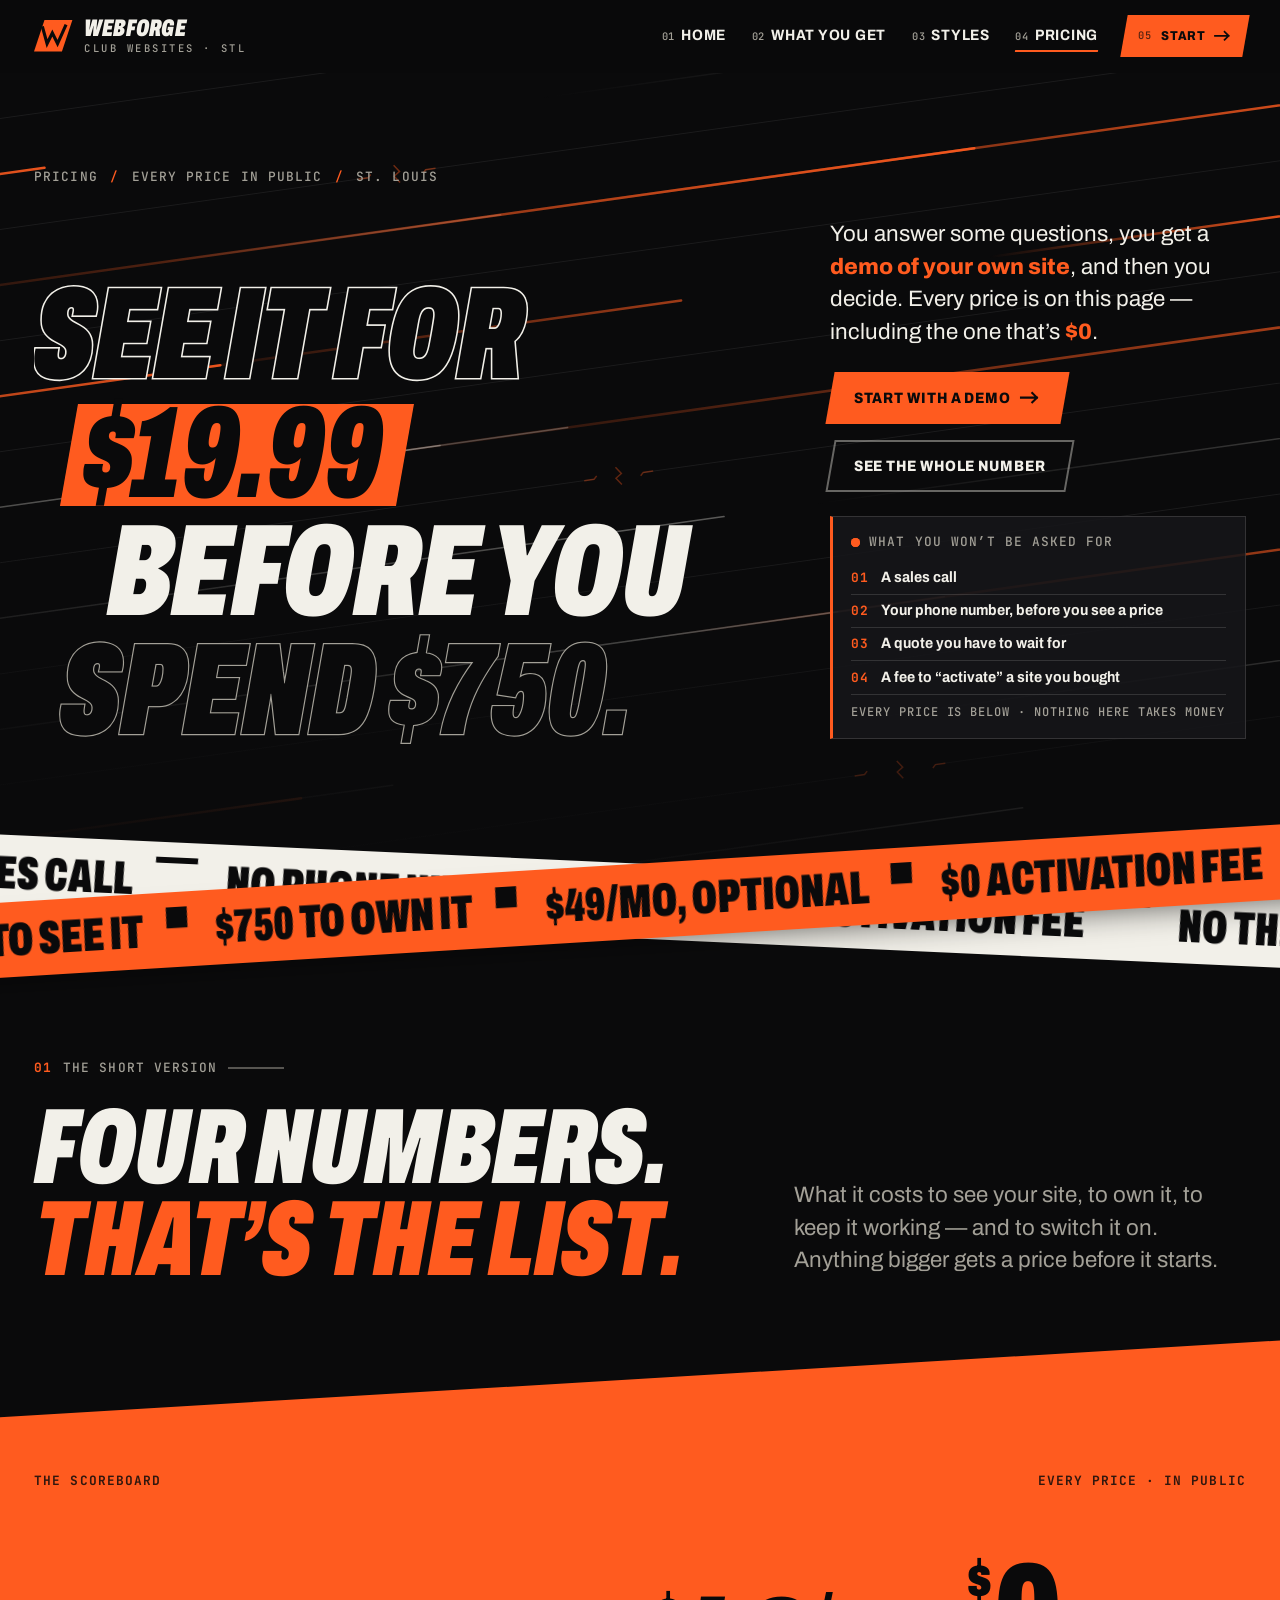
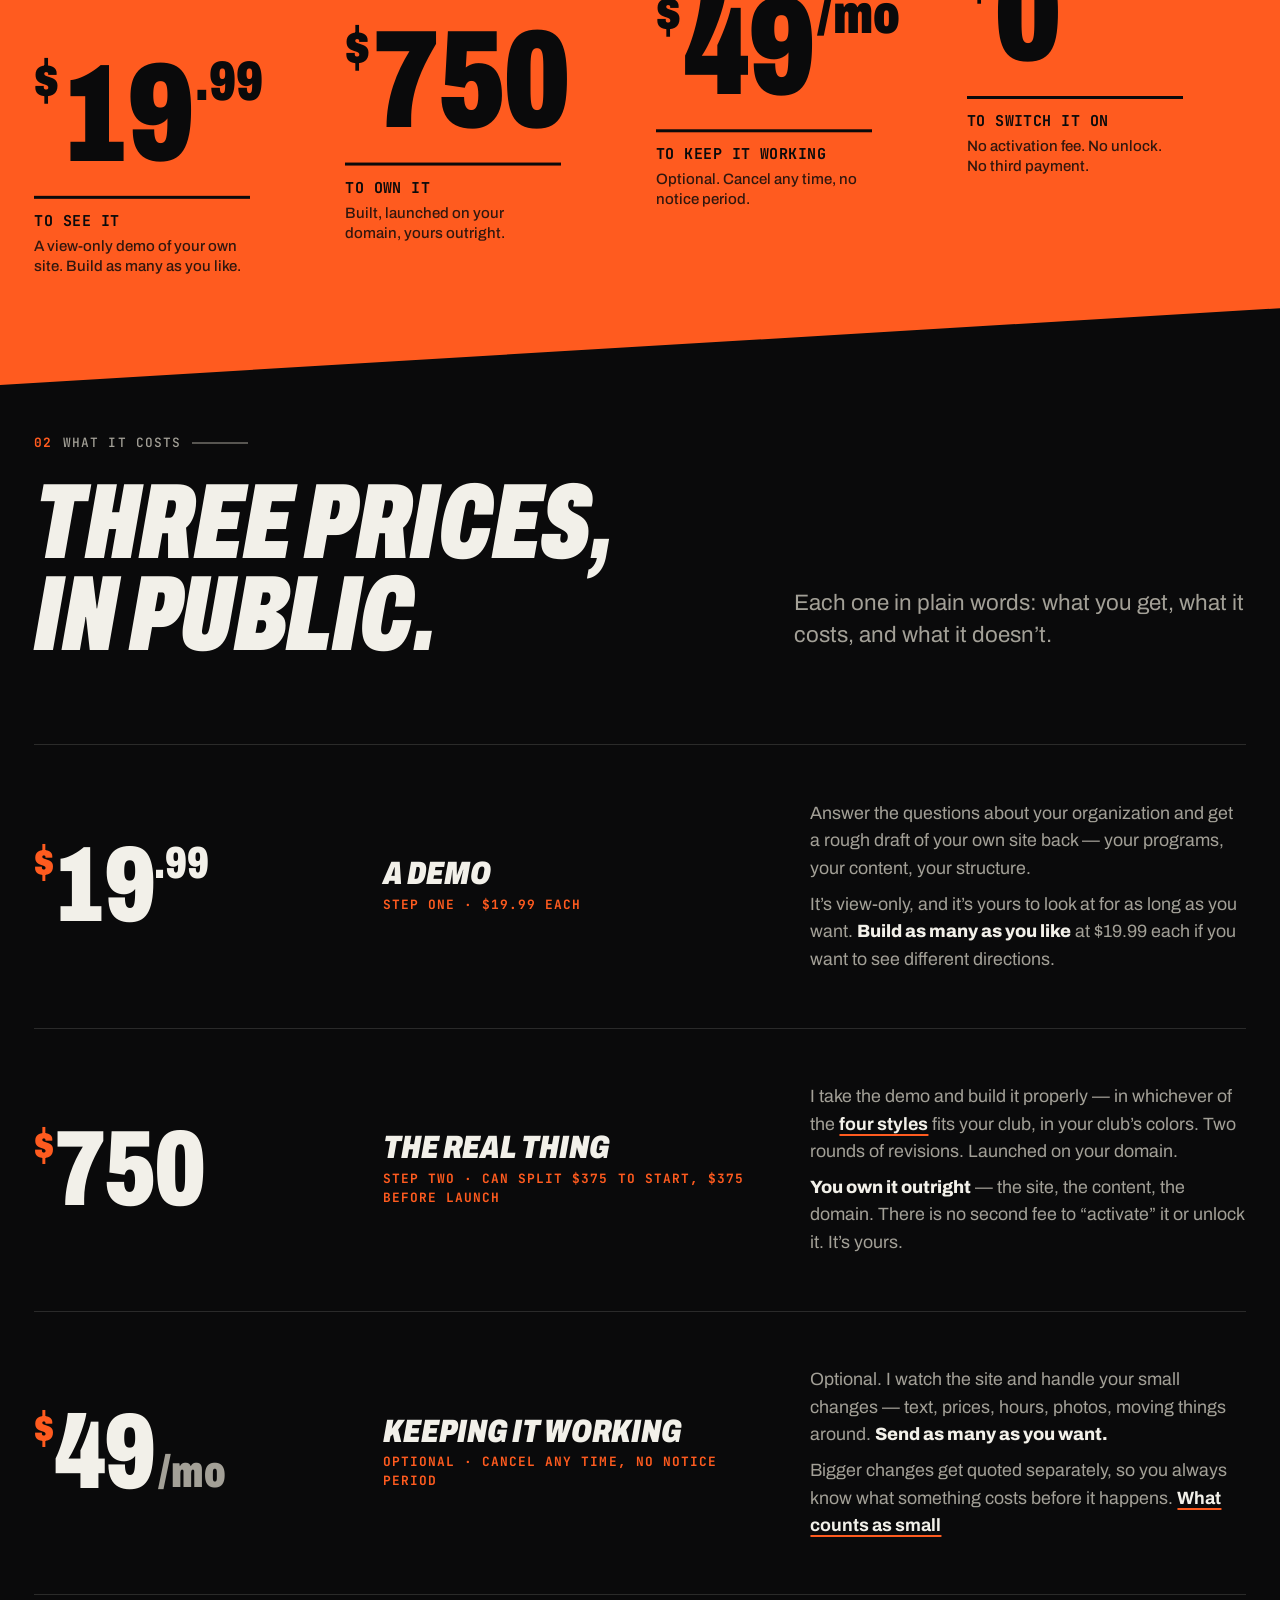
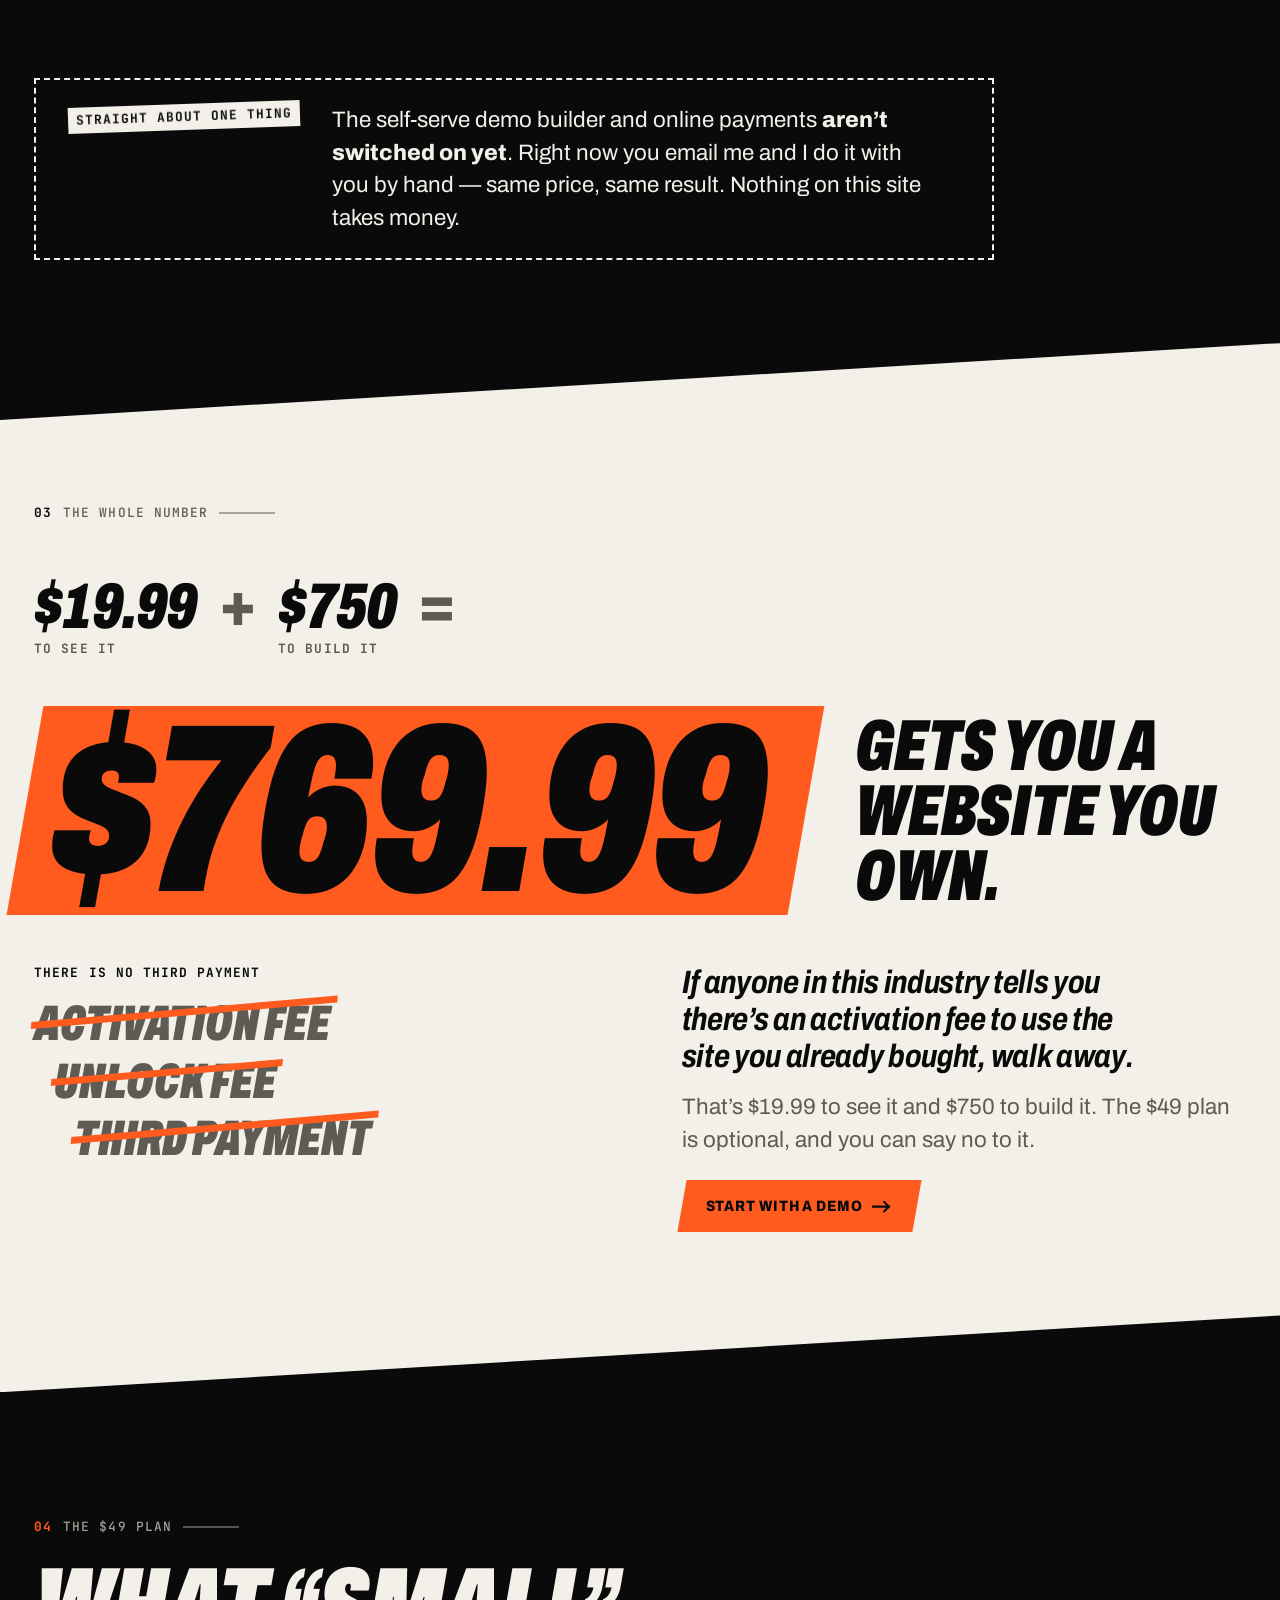
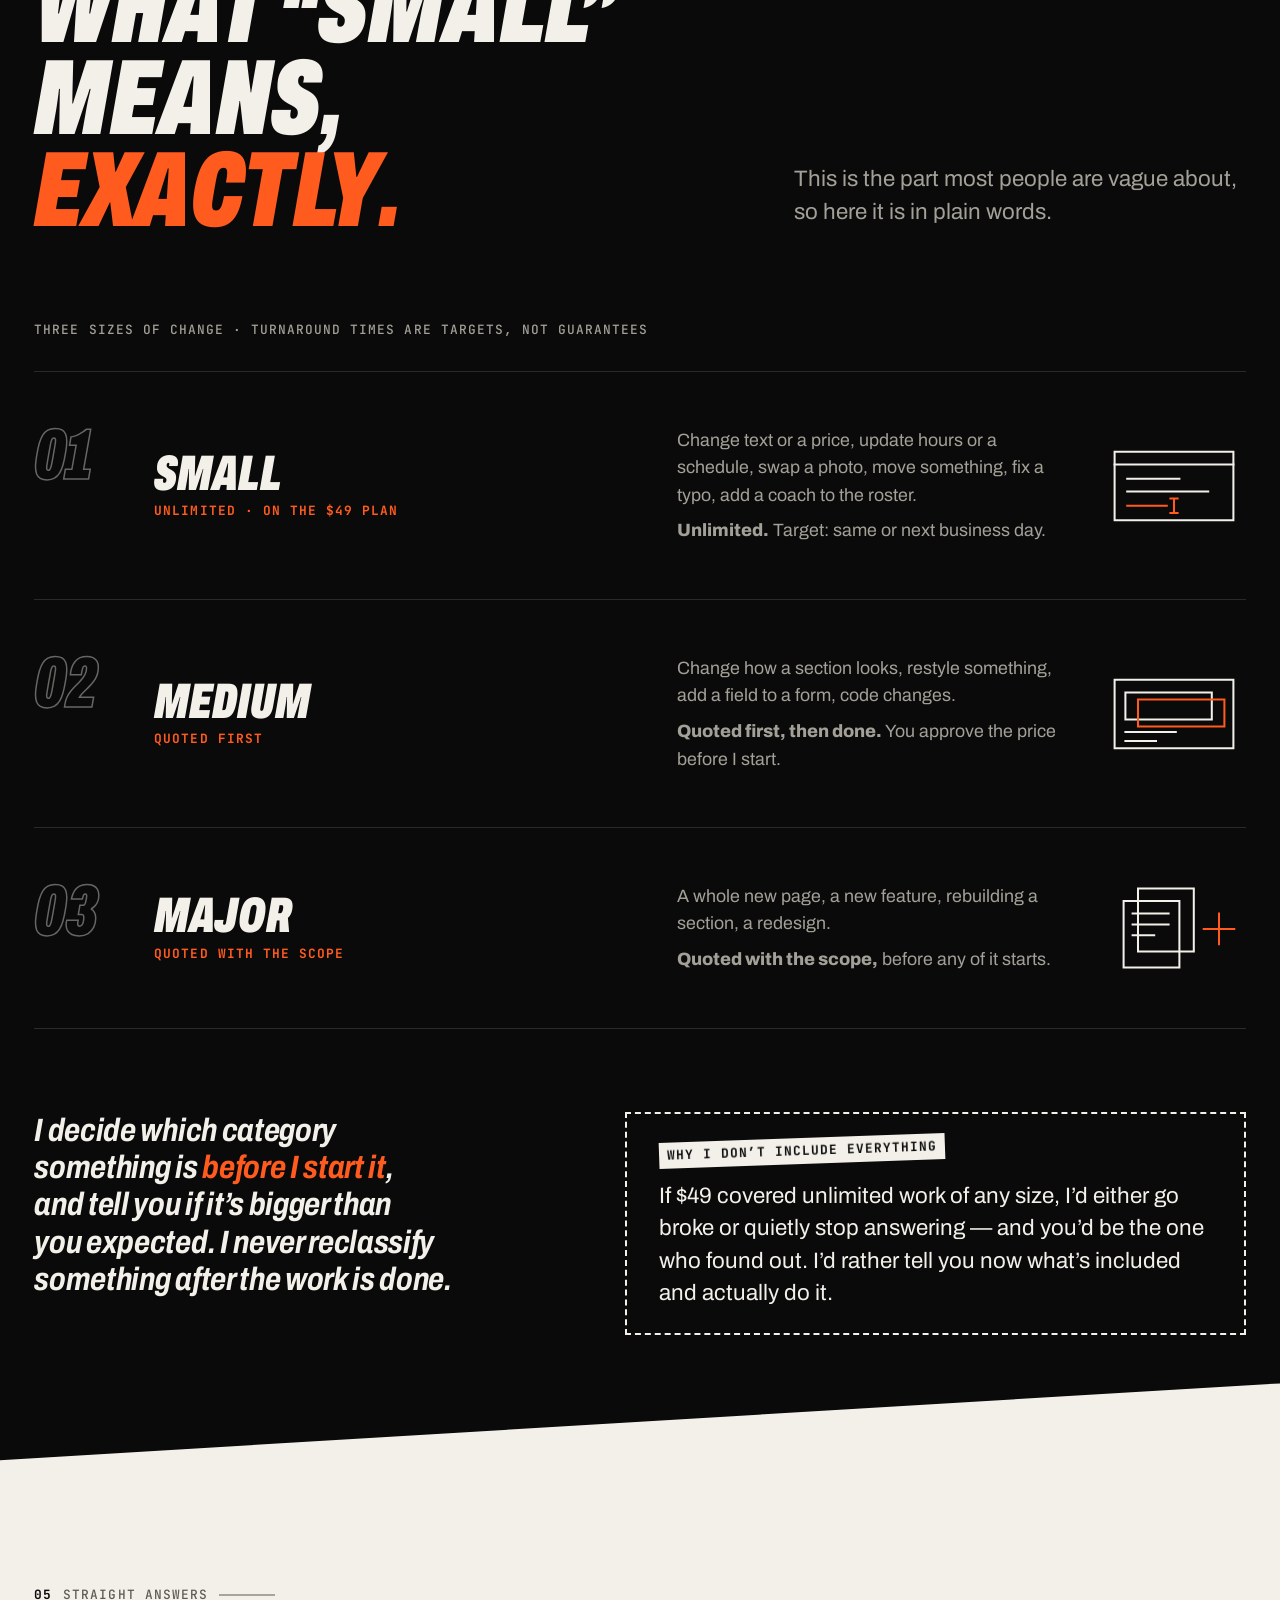
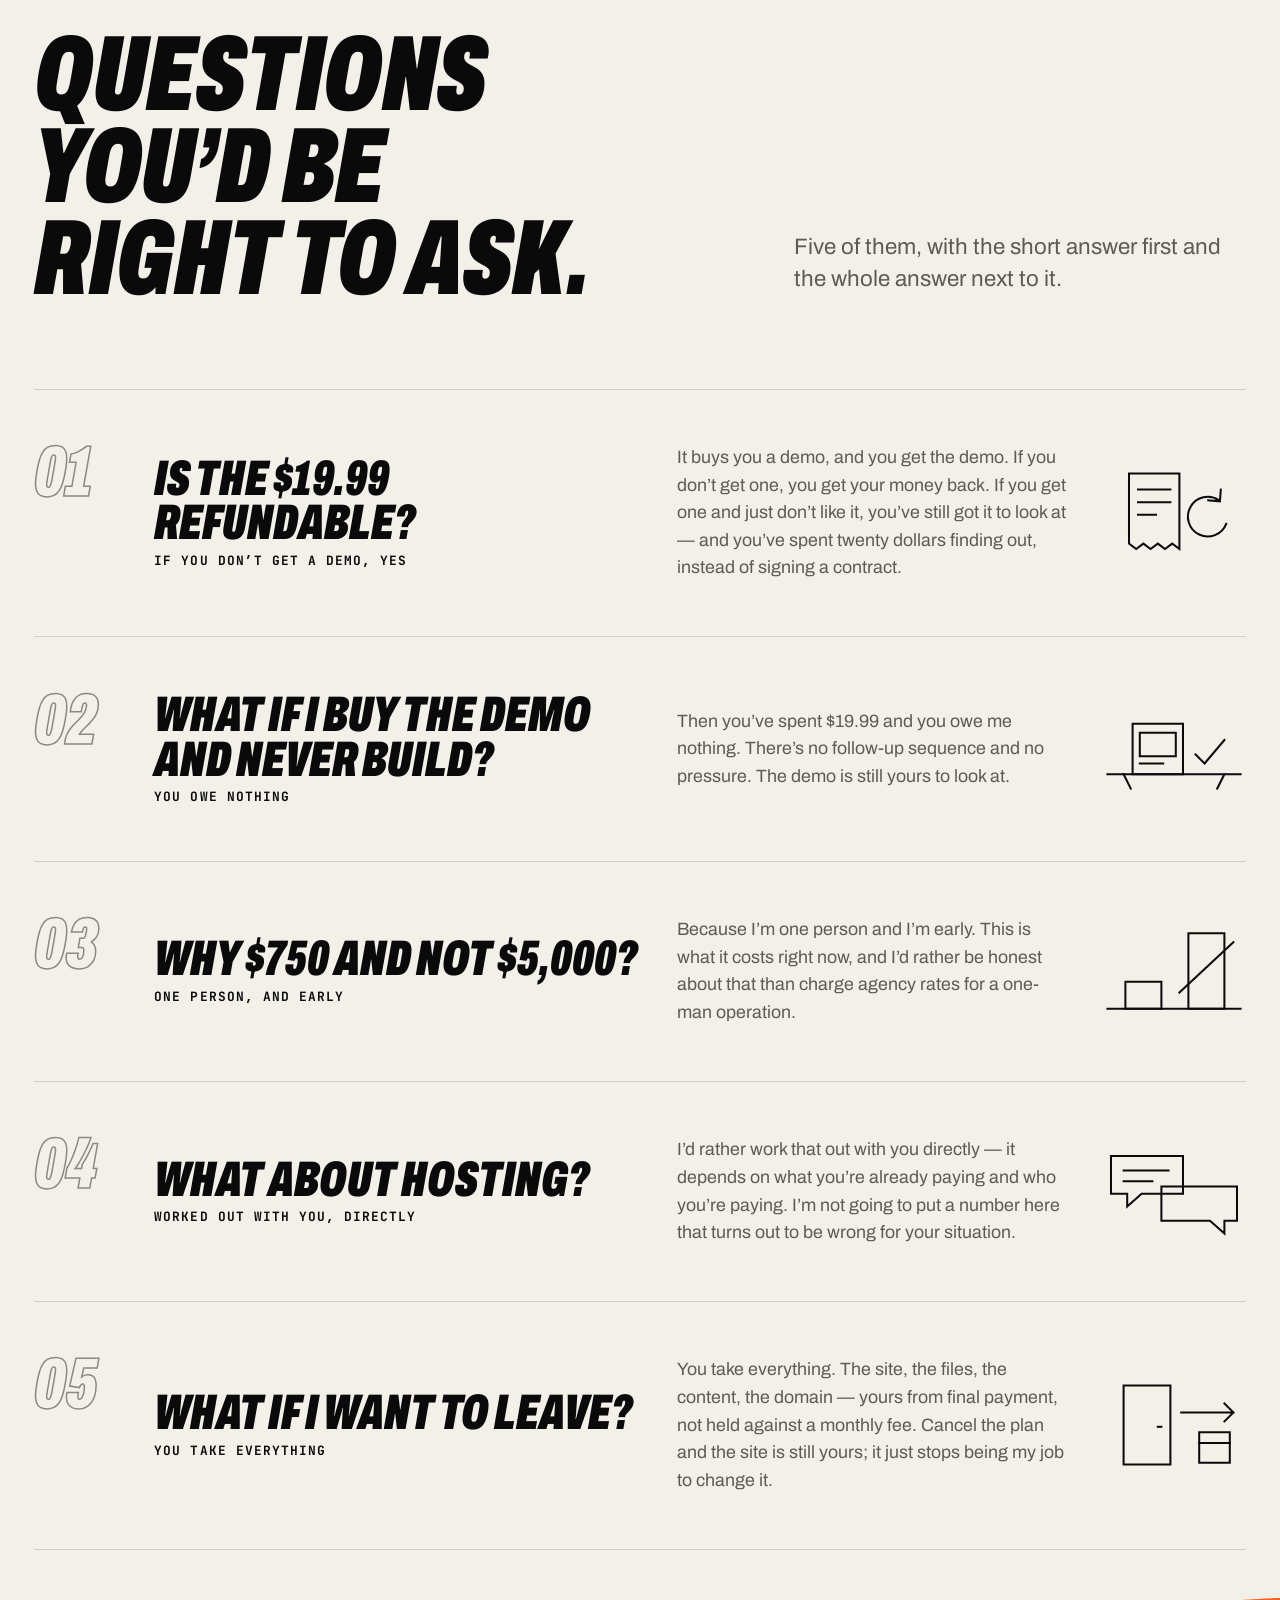
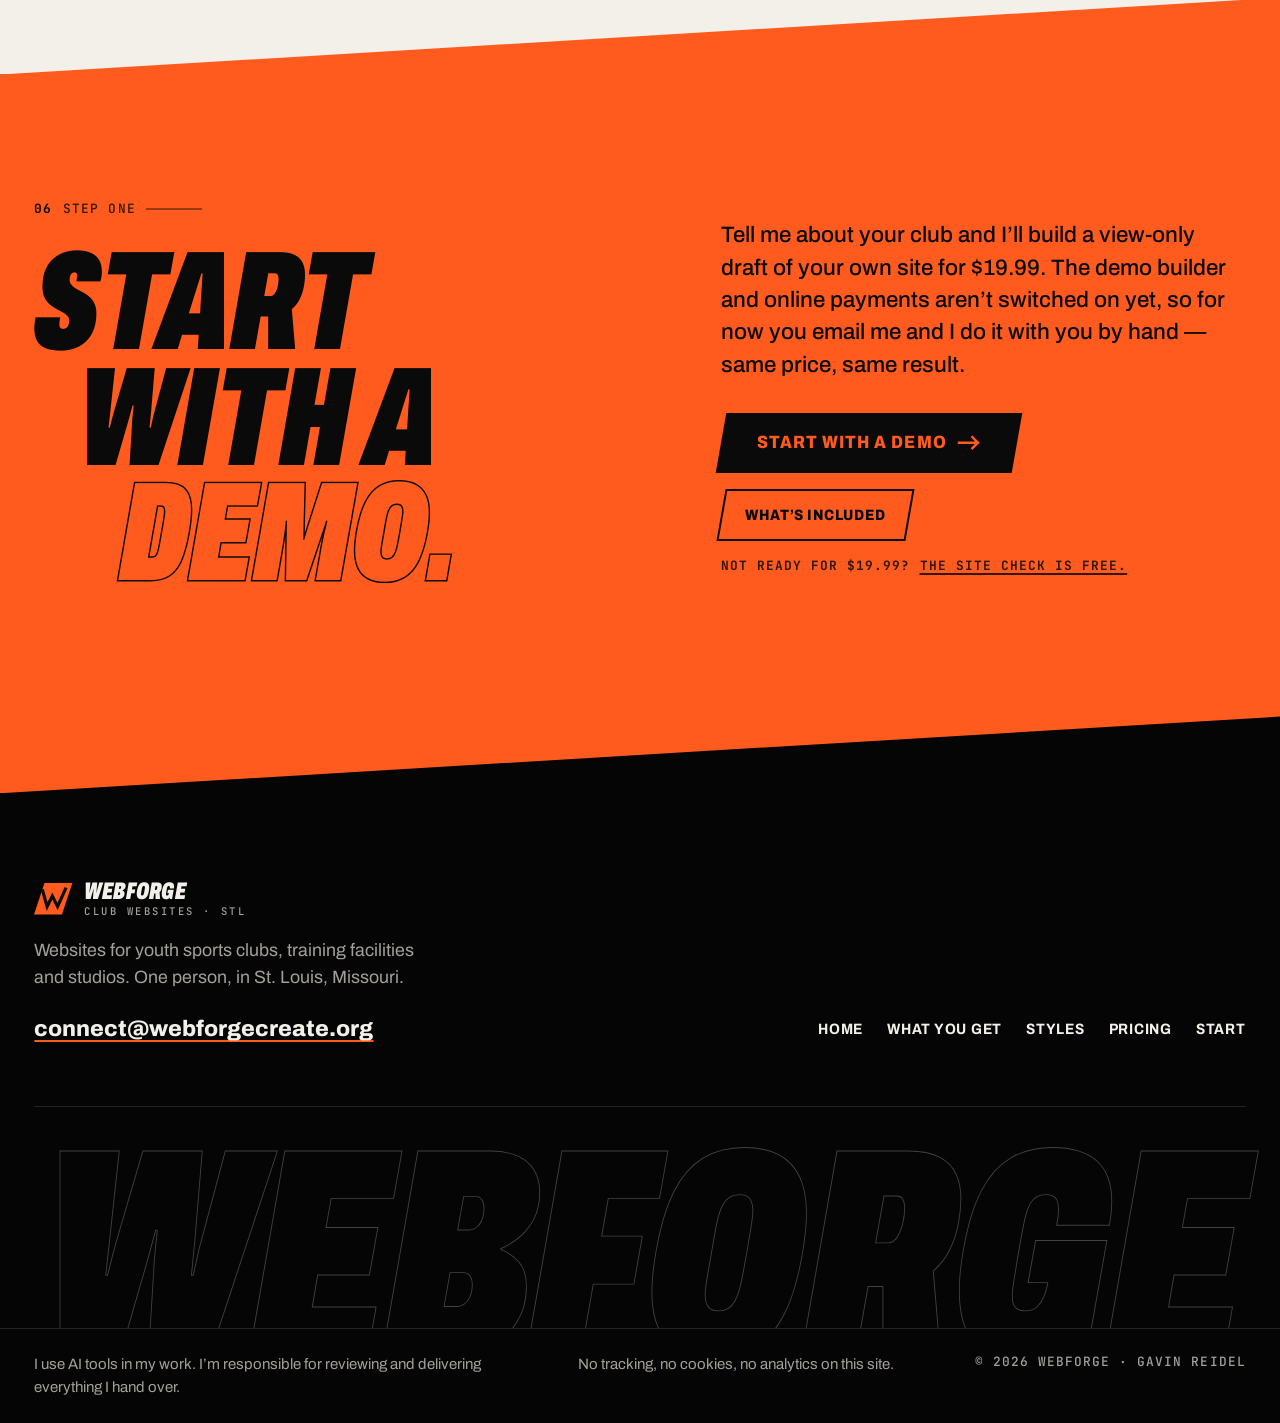
<file: pricing.html>
<!doctype html>
<html lang="en">
<head>
<meta charset="utf-8">
<meta name="viewport" content="width=device-width, initial-scale=1, viewport-fit=cover">
<title>Pricing — $19.99 demo, $750 build, $0 activation fee · WebForge</title>
<meta name="description" content="$19.99 for a demo of your own site. $750 to build it for real, launched on your domain and owned outright. $49 a month to keep it working, if you want it. $0 activation fee.">
<meta property="og:title" content="WebForge pricing — see it for $19.99 before you spend $750">
<meta property="og:description" content="$19.99 to see it. $750 to own it. $49 a month, optional. $769.99 gets you a website you own — there is no third payment.">
<meta property="og:type" content="website">
<meta name="theme-color" content="#0A0A0B">
<!-- ICONS + SHARING · same on every page; only canonical and og:url change per page -->
<link rel="canonical" href="https://webforgecreate.org/pricing.html">
<meta property="og:url" content="https://webforgecreate.org/pricing.html">
<link rel="icon" href="favicon.ico" sizes="32x32">
<link rel="icon" href="favicon.svg" type="image/svg+xml">
<link rel="apple-touch-icon" href="apple-touch-icon.png">
<link rel="manifest" href="site.webmanifest">
<meta property="og:site_name" content="WebForge">
<meta property="og:image" content="https://webforgecreate.org/og-image.png">
<meta property="og:image:width" content="1200">
<meta property="og:image:height" content="630">
<meta property="og:image:alt" content="WebForge — Most club websites break quietly. 35 St. Louis club sites checked, 28 had something concretely wrong.">
<meta name="twitter:card" content="summary_large_image">
<!-- HEAD · copy the six lines below into every page (the inline script stops the phone menu flashing open) -->
<script>document.documentElement.classList.add('js')</script>
<link rel="stylesheet" href="fonts/forge.css">
<link rel="stylesheet" href="style.css">
<script src="script.js" defer></script>
</head>
<body>

<a class="skip-link" href="#main">Skip to main content</a>
<div class="scroll-progress" aria-hidden="true"></div>

<!-- ═══════════════════════════════════════════════════════════════════════
     SITE HEADER · copy this block verbatim into every page.
     The ONLY change per page: move aria-current="page" to that page's link.
     (On the Styles link, leave it off — it is a spot on the home page.)
     ═══════════════════════════════════════════════════════════════════════ -->
<header class="site-header surface-ink" data-header>
  <div class="site-header__inner">
    <a class="brand" href="index.html">
      <svg class="brand__mark" viewBox="0 0 44 36" aria-hidden="true" focusable="false"><path class="brand__slab" d="M12 0h32L32 36H0z"/><path class="brand__spark" d="M10 9l5 18 6-12 6 12 9-20"/></svg>
      <span class="brand__word"><span class="brand__name">WebForge</span><span class="brand__sub">Club websites · STL</span></span>
    </a>
    <nav class="nav" aria-label="Main">
      <button class="nav__toggle" type="button" aria-expanded="false" aria-controls="nav-menu"><span class="nav__bars" aria-hidden="true"></span><span data-nav-label>Menu</span></button>
      <ul class="nav__menu" id="nav-menu">
        <li><a href="index.html"><span class="nav__no" aria-hidden="true">01</span>Home</a></li>
        <li><a href="what-you-get.html"><span class="nav__no" aria-hidden="true">02</span>What you get</a></li>
        <li><a href="index.html#styles"><span class="nav__no" aria-hidden="true">03</span>Styles</a></li>
        <li><a href="pricing.html" aria-current="page"><span class="nav__no" aria-hidden="true">04</span>Pricing</a></li>
        <li class="nav__start"><a class="btn btn--accent btn--sm" href="start.html"><span class="nav__no" aria-hidden="true">05</span>Start <svg class="btn__arrow" viewBox="0 0 20 12" aria-hidden="true" focusable="false"><path d="M0 6h17M12 1l5 5-5 5"/></svg></a></li>
      </ul>
    </nav>
  </div>
</header>
<!-- ═══════════════════════════ END SITE HEADER ═══════════════════════════ -->

<main id="main">

  <!-- ═══════════ HERO ═══════════ -->
  <section class="hero hero--pricing surface-ink" id="top" aria-labelledby="hero-title" data-hero>
    <canvas class="hero__lanes" aria-hidden="true"></canvas>
    <div class="wrap hero__grid">
      <p class="hero__meta mono"><span>Pricing</span><span>Every price in public</span><span>St. Louis</span></p>

      <h1 class="hero__title" id="hero-title">
        <span class="hero__line hero__line--1"><span class="hero__word">See it for</span></span>
        <span class="hero__line hero__line--2"><span class="hero__word"><span class="zero__lit">$19.99</span></span></span>
        <span class="hero__line hero__line--3"><span class="hero__word">before you</span></span>
        <span class="hero__line hero__line--4"><span class="hero__word">spend $750.</span></span>
      </h1>

      <div class="hero__aside">
        <p class="hero__lede">You answer some questions, you get a <strong>demo of your own site</strong>, and then you decide. Every price is on this page — including the one that’s <strong>$0</strong>.</p>
        <div class="hero__ctas" data-hero-ctas>
          <a class="btn btn--accent" href="start.html#demo">Start with a demo <svg class="btn__arrow" viewBox="0 0 20 12" aria-hidden="true" focusable="false"><path d="M0 6h17M12 1l5 5-5 5"/></svg></a>
          <a class="btn btn--ghost" href="#whole">See the whole number</a>
        </div>
        <div class="check-card">
          <p class="check-card__label mono"><span class="ping" aria-hidden="true"></span>What you won’t be asked for</p>
          <ol class="check-card__list">
            <li><span class="mono" aria-hidden="true">01</span>A sales call</li>
            <li><span class="mono" aria-hidden="true">02</span>Your phone number, before you see a price</li>
            <li><span class="mono" aria-hidden="true">03</span>A quote you have to wait for</li>
            <li><span class="mono" aria-hidden="true">04</span>A fee to “activate” a site you bought</li>
          </ol>
          <p class="check-card__foot mono">Every price is below · nothing here takes money</p>
          <span class="check-card__scan" aria-hidden="true"></span>
        </div>
      </div>
    </div>
  </section>

  <!-- ═══════════ TAPES ═══════════ -->
  <div class="tapes" aria-hidden="true">
    <div class="tape tape--back surface-chalk"><div class="tape__lean"><div class="tape__track">
      <span>No sales call</span><i></i><span>No phone number first</span><i></i><span>No activation fee</span><i></i><span>No third payment</span><i></i><span>Cancel any time</span><i></i><span>No sales call</span><i></i><span>No phone number first</span><i></i><span>No activation fee</span><i></i><span>No third payment</span><i></i><span>Cancel any time</span><i></i>
      <span>No sales call</span><i></i><span>No phone number first</span><i></i><span>No activation fee</span><i></i><span>No third payment</span><i></i><span>Cancel any time</span><i></i><span>No sales call</span><i></i><span>No phone number first</span><i></i><span>No activation fee</span><i></i><span>No third payment</span><i></i><span>Cancel any time</span><i></i>
    </div></div></div>
    <div class="tape tape--front surface-accent"><div class="tape__lean"><div class="tape__track">
      <span>$19.99 to see it</span><i></i><span>$750 to own it</span><i></i><span>$49/mo, optional</span><i></i><span>$0 activation fee</span><i></i><span>$19.99 to see it</span><i></i><span>$750 to own it</span><i></i><span>$49/mo, optional</span><i></i><span>$0 activation fee</span><i></i>
      <span>$19.99 to see it</span><i></i><span>$750 to own it</span><i></i><span>$49/mo, optional</span><i></i><span>$0 activation fee</span><i></i><span>$19.99 to see it</span><i></i><span>$750 to own it</span><i></i><span>$49/mo, optional</span><i></i><span>$0 activation fee</span><i></i>
    </div></div></div>
  </div>

  <!-- ═══════════ 01 · THE FOUR NUMBERS ═══════════ -->
  <section class="surface-ink" id="numbers" aria-labelledby="numbers-title">
    <div class="audit__head">
      <div class="wrap">
        <header class="sec-head sec-head--row">
          <div class="sec-head">
            <p class="sec-index"><b>01</b> The short version</p>
            <h2 class="sec-title" id="numbers-title" data-reveal>Four numbers.<br><span class="hl">That’s the list.</span></h2>
          </div>
          <p class="sec-lede" data-reveal style="--i:1">What it costs to see your site, to own it, to keep it working — and to switch it on. Anything bigger gets a price before it starts.</p>
        </header>
      </div>
    </div>

    <div class="score pr-score surface-accent">
      <div class="wrap">
        <p class="score__eyebrow mono"><span>The scoreboard</span><span>Every price · in public</span></p>
        <ul class="score__list">
          <li class="stat" data-reveal style="--i:0">
            <p class="stat__num"><span class="stat__unit pr-cur">$</span><span data-odometer>19</span><span class="stat__unit">.99</span></p>
            <p class="stat__label">To see it<span>A view-only demo of your own site. Build as many as you like.</span></p>
          </li>
          <li class="stat" data-reveal style="--i:1">
            <p class="stat__num"><span class="stat__unit pr-cur">$</span><span data-odometer>750</span></p>
            <p class="stat__label">To own it<span>Built, launched on your domain, yours outright.</span></p>
          </li>
          <li class="stat" data-reveal style="--i:2">
            <p class="stat__num"><span class="stat__unit pr-cur">$</span><span data-odometer>49</span><span class="stat__unit">/mo</span></p>
            <p class="stat__label">To keep it working<span>Optional. Cancel any time, no notice period.</span></p>
          </li>
          <li class="stat" data-reveal style="--i:3">
            <p class="stat__num"><span class="stat__unit pr-cur">$</span><span data-odometer>0</span></p>
            <p class="stat__label">To switch it on<span>No activation fee. No unlock. No third payment.</span></p>
          </li>
        </ul>
      </div>
    </div>
  </section>

  <!-- ═══════════ 02 · THREE PRICES ═══════════ -->
  <section class="pricing pr-tiers surface-ink" id="tiers" aria-labelledby="tiers-title">
    <div class="wrap">
      <header class="sec-head sec-head--row">
        <div class="sec-head">
          <p class="sec-index"><b>02</b> What it costs</p>
          <h2 class="sec-title" id="tiers-title" data-reveal>Three prices,<br>in public.</h2>
        </div>
        <p class="sec-lede" data-reveal style="--i:1">Each one in plain words: what you get, what it costs, and what it doesn’t.</p>
      </header>

      <ol class="prices">
        <li class="price" data-reveal>
          <p class="price__amt"><span class="price__cur">$</span>19<span class="price__cents">.99</span></p>
          <div class="price__head">
            <h3 class="price__name">A demo</h3>
            <p class="price__when mono">Step one · $19.99 each</p>
          </div>
          <div class="price__text">
            <p>Answer the questions about your organization and get a rough draft of your own site back — your programs, your content, your structure.</p>
            <p>It’s view-only, and it’s yours to look at for as long as you want. <strong>Build as many as you like</strong> at $19.99 each if you want to see different directions.</p>
          </div>
        </li>
        <li class="price" data-reveal>
          <p class="price__amt"><span class="price__cur">$</span>750</p>
          <div class="price__head">
            <h3 class="price__name">The real thing</h3>
            <p class="price__when mono">Step two · can split $375 to start, $375 before launch</p>
          </div>
          <div class="price__text">
            <p>I take the demo and build it properly — in whichever of the <a href="index.html#styles">four styles</a> fits your club, in your club’s colors. Two rounds of revisions. Launched on your domain.</p>
            <p><strong>You own it outright</strong> — the site, the content, the domain. There is no second fee to “activate” it or unlock it. It’s yours.</p>
          </div>
        </li>
        <li class="price" data-reveal>
          <p class="price__amt"><span class="price__cur">$</span>49<span class="price__per">/mo</span></p>
          <div class="price__head">
            <h3 class="price__name">Keeping it working</h3>
            <p class="price__when mono">Optional · cancel any time, no notice period</p>
          </div>
          <div class="price__text">
            <p>Optional. I watch the site and handle your small changes — text, prices, hours, photos, moving things around. <strong>Send as many as you want.</strong></p>
            <p>Bigger changes get quoted separately, so you always know what something costs before it happens. <a href="#small">What counts as small</a></p>
          </div>
        </li>
      </ol>

      <div class="heads-up" role="note">
        <p class="heads-up__stamp mono">Straight about one thing</p>
        <p class="heads-up__text">The self-serve demo builder and online payments <strong>aren’t switched on yet</strong>. Right now you email me and I do it with you by hand — same price, same result. Nothing on this site takes money.</p>
      </div>
    </div>
  </section>

  <!-- ═══════════ 03 · THE WHOLE NUMBER ═══════════ -->
  <section class="thesis pr-whole surface-chalk" id="whole" aria-labelledby="whole-title">
    <div class="wrap thesis__inner">
      <p class="sec-index"><b>03</b> The whole number</p>

      <p class="pr-sum">
        <span class="pr-sum__term" data-reveal style="--i:0"><b>$19.99</b><span class="mono">to see it</span></span>
        <span class="pr-sum__op" data-reveal style="--i:1">+</span>
        <span class="pr-sum__term" data-reveal style="--i:1"><b>$750</b><span class="mono">to build it</span></span>
        <span class="pr-sum__op" data-reveal style="--i:2">=</span>
      </p>

      <h2 class="zero pr-total" id="whole-title" data-reveal>
        <span class="zero__num"><span class="zero__lit">$769.99</span></span>
        <span class="zero__body"><span class="zero__title">gets you a website you own.</span></span>
      </h2>

      <div class="pr-whole__grid">
        <div class="pr-nofee" data-reveal>
          <p class="pr-nofee__label mono">There is no third payment</p>
          <ul class="pr-nofee__list" aria-label="Fees that are not on the bill">
            <li><s class="strike">Activation fee</s></li>
            <li style="--n:1"><s class="strike">Unlock fee</s></li>
            <li style="--n:2"><s class="strike">Third payment</s></li>
          </ul>
        </div>
        <div class="thesis__body" data-reveal style="--i:1">
          <p class="thesis__quote">If anyone in this industry tells you there’s an activation fee to use the site you already bought, walk away.</p>
          <p>That’s $19.99 to see it and $750 to build it. The $49 plan is optional, and you can say no to it.</p>
          <div class="pr-whole__act">
            <a class="btn btn--accent" href="start.html#demo">Start with a demo <svg class="btn__arrow" viewBox="0 0 20 12" aria-hidden="true" focusable="false"><path d="M0 6h17M12 1l5 5-5 5"/></svg></a>
          </div>
        </div>
      </div>
    </div>
  </section>

  <!-- ═══════════ 04 · WHAT SMALL MEANS ═══════════ -->
  <section class="how surface-ink" id="small" aria-labelledby="small-title">
    <div class="wrap">
      <header class="sec-head sec-head--row">
        <div class="sec-head">
          <p class="sec-index"><b>04</b> The $49 plan</p>
          <h2 class="sec-title" id="small-title" data-reveal>What “small”<br>means, <span class="hl">exactly.</span></h2>
        </div>
        <p class="sec-lede" data-reveal style="--i:1">This is the part most people are vague about, so here it is in plain words.</p>
      </header>

      <p class="findings__label mono">Three sizes of change · turnaround times are targets, not guarantees</p>
      <ol class="lanes">
        <li class="lane" data-reveal>
          <span class="lane__no" aria-hidden="true">01</span>
          <div class="lane__head">
            <h3 class="lane__name">Small</h3>
            <p class="lane__tag mono">Unlimited · on the $49 plan</p>
          </div>
          <div class="lane__body">
            <p class="lane__text">Change text or a price, update hours or a schedule, swap a photo, move something, fix a typo, add a coach to the roster.</p>
            <p class="lane__text"><strong>Unlimited.</strong> Target: same or next business day.</p>
          </div>
          <svg class="lane__art" viewBox="0 0 160 100" aria-hidden="true" focusable="false">
            <path pathLength="1" d="M14 12h132v76H14z"/>
            <path pathLength="1" d="M14 26h132"/>
            <path pathLength="1" d="M28 42h58M28 56h90"/>
            <path class="art-load" pathLength="1" d="M28 72h44"/>
            <path class="art-spark" pathLength="1" d="M80 64v16M76 64h8M76 80h8"/>
          </svg>
        </li>
        <li class="lane" data-reveal>
          <span class="lane__no" aria-hidden="true">02</span>
          <div class="lane__head">
            <h3 class="lane__name">Medium</h3>
            <p class="lane__tag mono">Quoted first</p>
          </div>
          <div class="lane__body">
            <p class="lane__text">Change how a section looks, restyle something, add a field to a form, code changes.</p>
            <p class="lane__text"><strong>Quoted first, then done.</strong> You approve the price before I start.</p>
          </div>
          <svg class="lane__art" viewBox="0 0 160 100" aria-hidden="true" focusable="false">
            <path pathLength="1" d="M14 12h132v76H14z"/>
            <path pathLength="1" d="M26 26h96v30H26z"/>
            <path class="art-twin" pathLength="1" d="M40 34h96v30H40z"/>
            <path pathLength="1" d="M26 70h56M26 80h34"/>
          </svg>
        </li>
        <li class="lane" data-reveal>
          <span class="lane__no" aria-hidden="true">03</span>
          <div class="lane__head">
            <h3 class="lane__name">Major</h3>
            <p class="lane__tag mono">Quoted with the scope</p>
          </div>
          <div class="lane__body">
            <p class="lane__text">A whole new page, a new feature, rebuilding a section, a redesign.</p>
            <p class="lane__text"><strong>Quoted with the scope,</strong> before any of it starts.</p>
          </div>
          <svg class="lane__art" viewBox="0 0 160 100" aria-hidden="true" focusable="false">
            <path pathLength="1" d="M40 6h62v70H40z"/>
            <path pathLength="1" d="M24 20h62v74H24z"/>
            <path pathLength="1" d="M34 34h40M34 46h40M34 58h24"/>
            <path class="art-spark" pathLength="1" d="M130 34v34M113 51h34"/>
          </svg>
        </li>
      </ol>

      <div class="pr-rule">
        <p class="thesis__quote" data-reveal>I decide which category something is <span class="hl">before I start it</span>, and tell you if it’s bigger than you expected. I never reclassify something after the work is done.</p>
        <div class="heads-up" role="note">
          <p class="heads-up__stamp mono">Why I don’t include everything</p>
          <p class="heads-up__text">If $49 covered unlimited work of any size, I’d either go broke or quietly stop answering — and you’d be the one who found out. I’d rather tell you now what’s included and actually do it.</p>
        </div>
      </div>
    </div>
  </section>

  <!-- ═══════════ 05 · STRAIGHT ANSWERS ═══════════ -->
  <section class="how surface-chalk" id="questions" aria-labelledby="questions-title">
    <div class="wrap">
      <header class="sec-head sec-head--row">
        <div class="sec-head">
          <p class="sec-index"><b>05</b> Straight answers</p>
          <h2 class="sec-title" id="questions-title" data-reveal>Questions you’d be right to ask.</h2>
        </div>
        <p class="sec-lede" data-reveal style="--i:1">Five of them, with the short answer first and the whole answer next to it.</p>
      </header>

      <ol class="lanes">
        <li class="lane" data-reveal>
          <span class="lane__no" aria-hidden="true">01</span>
          <div class="lane__head">
            <h3 class="lane__name">Is the $19.99 refundable?</h3>
            <p class="lane__tag mono">If you don’t get a demo, yes</p>
          </div>
          <div class="lane__body">
            <p class="lane__text">It buys you a demo, and you get the demo. If you don’t get one, you get your money back. If you get one and just don’t like it, you’ve still got it to look at — and you’ve spent twenty dollars finding out, instead of signing a contract.</p>
          </div>
          <svg class="lane__art" viewBox="0 0 160 100" aria-hidden="true" focusable="false">
            <path pathLength="1" d="M30 6h56v84l-8-6-8 6-8-6-8 6-8-6-8 6-8-6z"/>
            <path pathLength="1" d="M40 24h36M40 38h36M40 52h20"/>
            <path class="art-spark" pathLength="1" d="M138 62a22 22 0 1 1-8-26M132 24l-1 13-13-1"/>
          </svg>
        </li>
        <li class="lane" data-reveal>
          <span class="lane__no" aria-hidden="true">02</span>
          <div class="lane__head">
            <h3 class="lane__name">What if I buy the demo and never build?</h3>
            <p class="lane__tag mono">You owe nothing</p>
          </div>
          <div class="lane__body">
            <p class="lane__text">Then you’ve spent $19.99 and you owe me nothing. There’s no follow-up sequence and no pressure. The demo is still yours to look at.</p>
          </div>
          <svg class="lane__art" viewBox="0 0 160 100" aria-hidden="true" focusable="false">
            <path pathLength="1" d="M6 78h148"/>
            <path pathLength="1" d="M24 78l8 16M136 78l-8 16"/>
            <path pathLength="1" d="M34 22h56v56H34z"/>
            <path pathLength="1" d="M42 32h40v26H42zM42 66h26"/>
            <path class="art-spark" pathLength="1" d="M104 56l10 10 22-26"/>
          </svg>
        </li>
        <li class="lane" data-reveal>
          <span class="lane__no" aria-hidden="true">03</span>
          <div class="lane__head">
            <h3 class="lane__name">Why $750 and not $5,000?</h3>
            <p class="lane__tag mono">One person, and early</p>
          </div>
          <div class="lane__body">
            <p class="lane__text">Because I’m one person and I’m early. This is what it costs right now, and I’d rather be honest about that than charge agency rates for a one-man operation.</p>
          </div>
          <svg class="lane__art" viewBox="0 0 160 100" aria-hidden="true" focusable="false">
            <path pathLength="1" d="M6 92h148"/>
            <path pathLength="1" d="M26 62h40v30H26z"/>
            <path pathLength="1" d="M96 8h40v84H96z"/>
            <path class="art-spark" pathLength="1" d="M86 74l60-56"/>
          </svg>
        </li>
        <li class="lane" data-reveal>
          <span class="lane__no" aria-hidden="true">04</span>
          <div class="lane__head">
            <h3 class="lane__name">What about hosting?</h3>
            <p class="lane__tag mono">Worked out with you, directly</p>
          </div>
          <div class="lane__body">
            <p class="lane__text">I’d rather work that out with you directly — it depends on what you’re already paying and who you’re paying. I’m not going to put a number here that turns out to be wrong for your situation.</p>
          </div>
          <svg class="lane__art" viewBox="0 0 160 100" aria-hidden="true" focusable="false">
            <path pathLength="1" d="M10 10h80v42H44l-16 14V52H10z"/>
            <path pathLength="1" d="M24 26h50M24 38h32"/>
            <path class="art-twin" pathLength="1" d="M66 44h84v38h-14v14l-16-14H66z"/>
          </svg>
        </li>
        <li class="lane" data-reveal>
          <span class="lane__no" aria-hidden="true">05</span>
          <div class="lane__head">
            <h3 class="lane__name">What if I want to leave?</h3>
            <p class="lane__tag mono">You take everything</p>
          </div>
          <div class="lane__body">
            <p class="lane__text">You take everything. The site, the files, the content, the domain — yours from final payment, not held against a monthly fee. Cancel the plan and the site is still yours; it just stops being my job to change it.</p>
          </div>
          <svg class="lane__art" viewBox="0 0 160 100" aria-hidden="true" focusable="false">
            <path pathLength="1" d="M24 6h52v88H24z"/>
            <path pathLength="1" d="M62 52h4"/>
            <path pathLength="1" d="M108 58h34v34h-34z"/>
            <path pathLength="1" d="M108 70h34"/>
            <path class="art-spark" pathLength="1" d="M88 36h58M136 26l10 10-10 10"/>
          </svg>
        </li>
      </ol>
    </div>
  </section>

  <!-- ═══════════ 06 · START ═══════════ -->
  <section class="cta-band pr-end surface-accent" id="start" aria-labelledby="start-title">
    <div class="wrap">
      <p class="sec-index"><b>06</b> Step one</p>
      <h2 class="cta-band__title" id="start-title"><span class="cta-band__row">Start</span> <span class="cta-band__row cta-band__row--2">with a</span> <span class="cta-band__row cta-band__row--3">demo.</span></h2>
      <div class="cta-band__grid">
        <p class="cta-band__lede">Tell me about your club and I’ll build a view-only draft of your own site for $19.99. The demo builder and online payments aren’t switched on yet, so for now you email me and I do it with you by hand — same price, same result.</p>
        <div class="cta-band__act">
          <a class="btn btn--accent btn--lg" href="start.html#demo">Start with a demo <svg class="btn__arrow" viewBox="0 0 20 12" aria-hidden="true" focusable="false"><path d="M0 6h17M12 1l5 5-5 5"/></svg></a>
          <a class="btn btn--ghost" href="what-you-get.html">What’s included</a>
          <p class="cta-band__note mono">Not ready for $19.99? <a href="start.html#check">The site check is free.</a></p>
        </div>
      </div>
    </div>
  </section>

</main>

<!-- ═══════════════════════════════════════════════════════════════════════
     SITE FOOTER · copy this block verbatim into every page. No changes.
     The two honesty lines (AI use, no tracking) must stay word for word.
     ═══════════════════════════════════════════════════════════════════════ -->
<footer class="site-footer surface-deep">
  <div class="wrap">
    <div class="footer__top">
      <div class="footer__brand">
        <a class="brand" href="index.html">
          <svg class="brand__mark" viewBox="0 0 44 36" aria-hidden="true" focusable="false"><path class="brand__slab" d="M12 0h32L32 36H0z"/><path class="brand__spark" d="M10 9l5 18 6-12 6 12 9-20"/></svg>
          <span class="brand__word"><span class="brand__name">WebForge</span><span class="brand__sub">Club websites · STL</span></span>
        </a>
        <p class="footer__line">Websites for youth sports clubs, training facilities and studios. One person, in St.&nbsp;Louis, Missouri.</p>
        <p class="footer__mail"><a href="mailto:connect@webforgecreate.org">connect@webforgecreate.org</a></p>
      </div>
      <nav class="footer__nav" aria-label="Footer">
        <a href="index.html">Home</a>
        <a href="what-you-get.html">What you get</a>
        <a href="index.html#styles">Styles</a>
        <a href="pricing.html">Pricing</a>
        <a href="start.html">Start</a>
      </nav>
    </div>
    <p class="footer__word" aria-hidden="true">WebForge</p>
  </div>
  <div class="footer__meta">
    <div class="wrap footer__meta-inner">
      <p>I use AI tools in my work. I’m responsible for reviewing and delivering everything I hand over.</p>
      <p>No tracking, no cookies, no analytics on this site.</p>
      <p class="mono">© 2026 WebForge · Gavin Reidel</p>
    </div>
  </div>
</footer>
<!-- ═══════════════════════════ END SITE FOOTER ═══════════════════════════ -->

<!-- Phone action bar · shows once the hero buttons scroll away -->
<div class="action-bar surface-ink" data-action-bar>
  <a class="btn btn--ghost" href="#tiers">All prices</a>
  <a class="btn btn--accent" href="start.html#demo">Start with a demo</a>
</div>

</body>
</html>
</file>
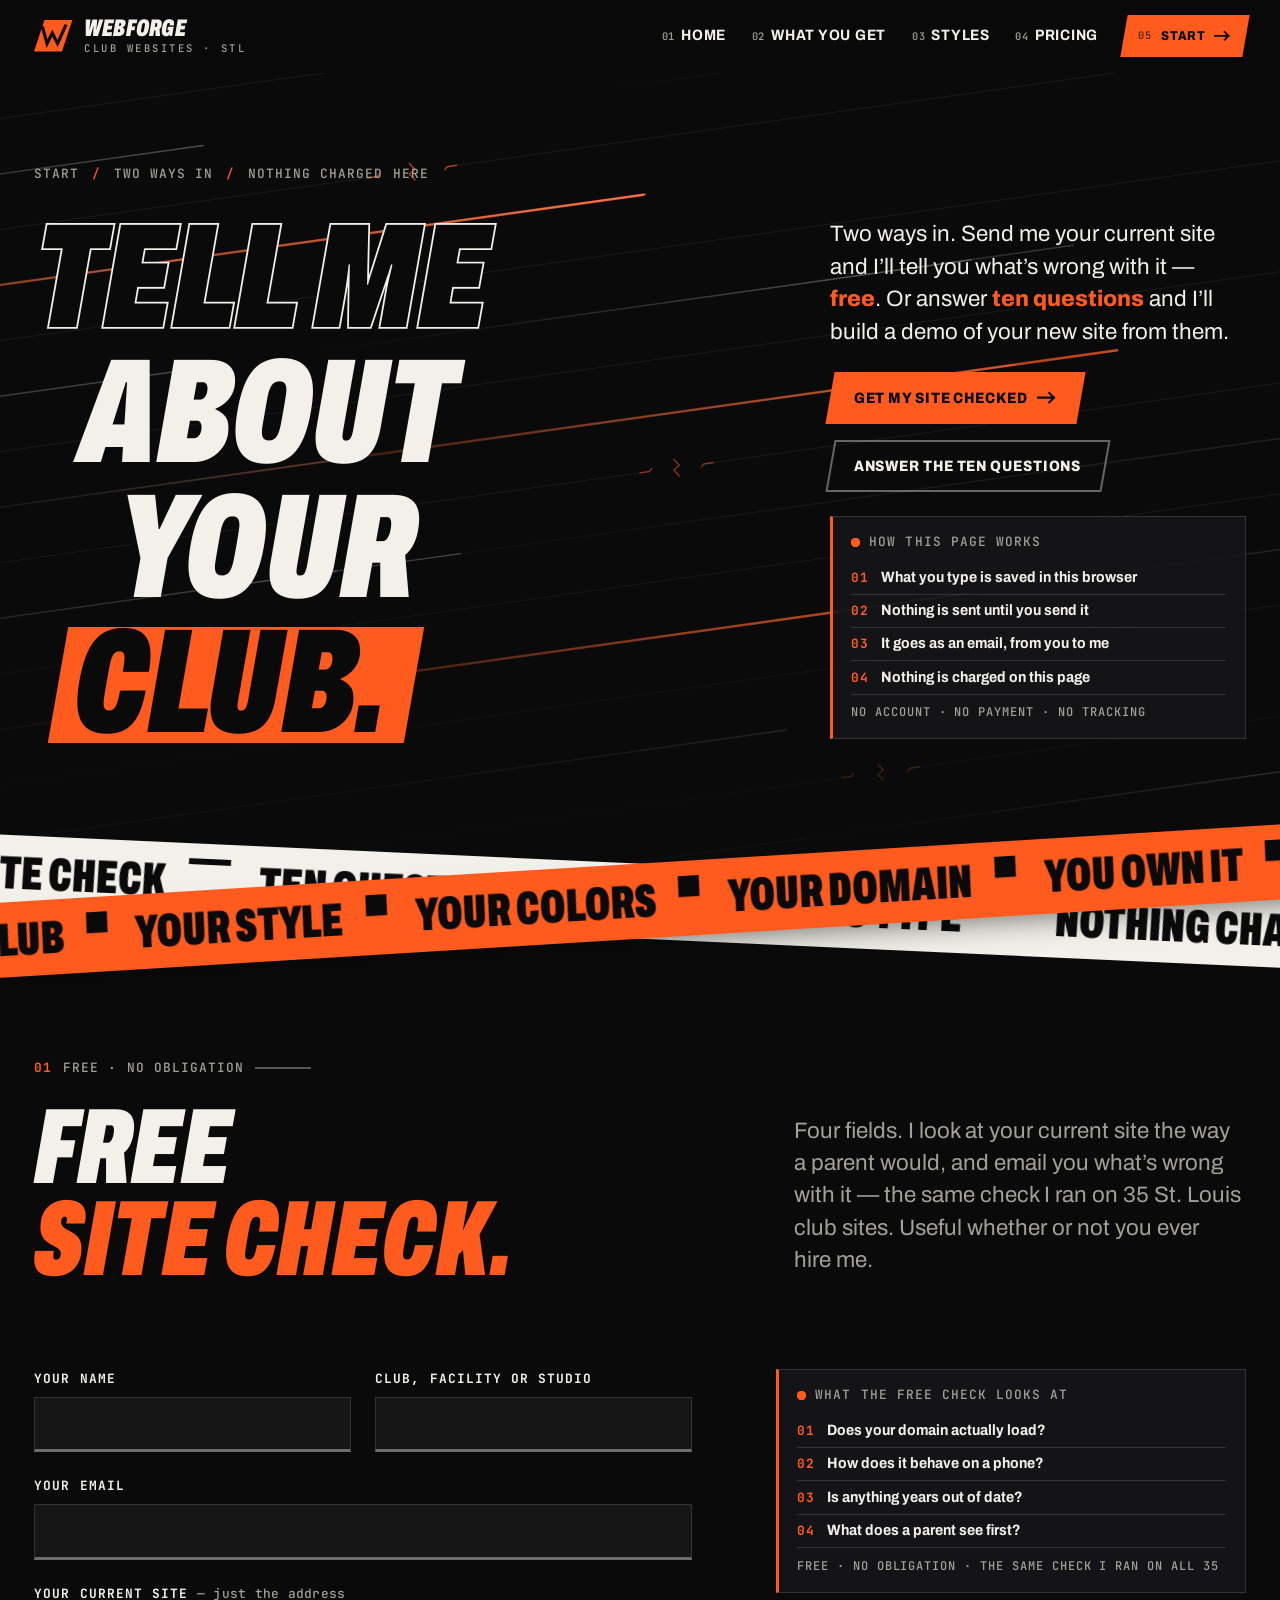
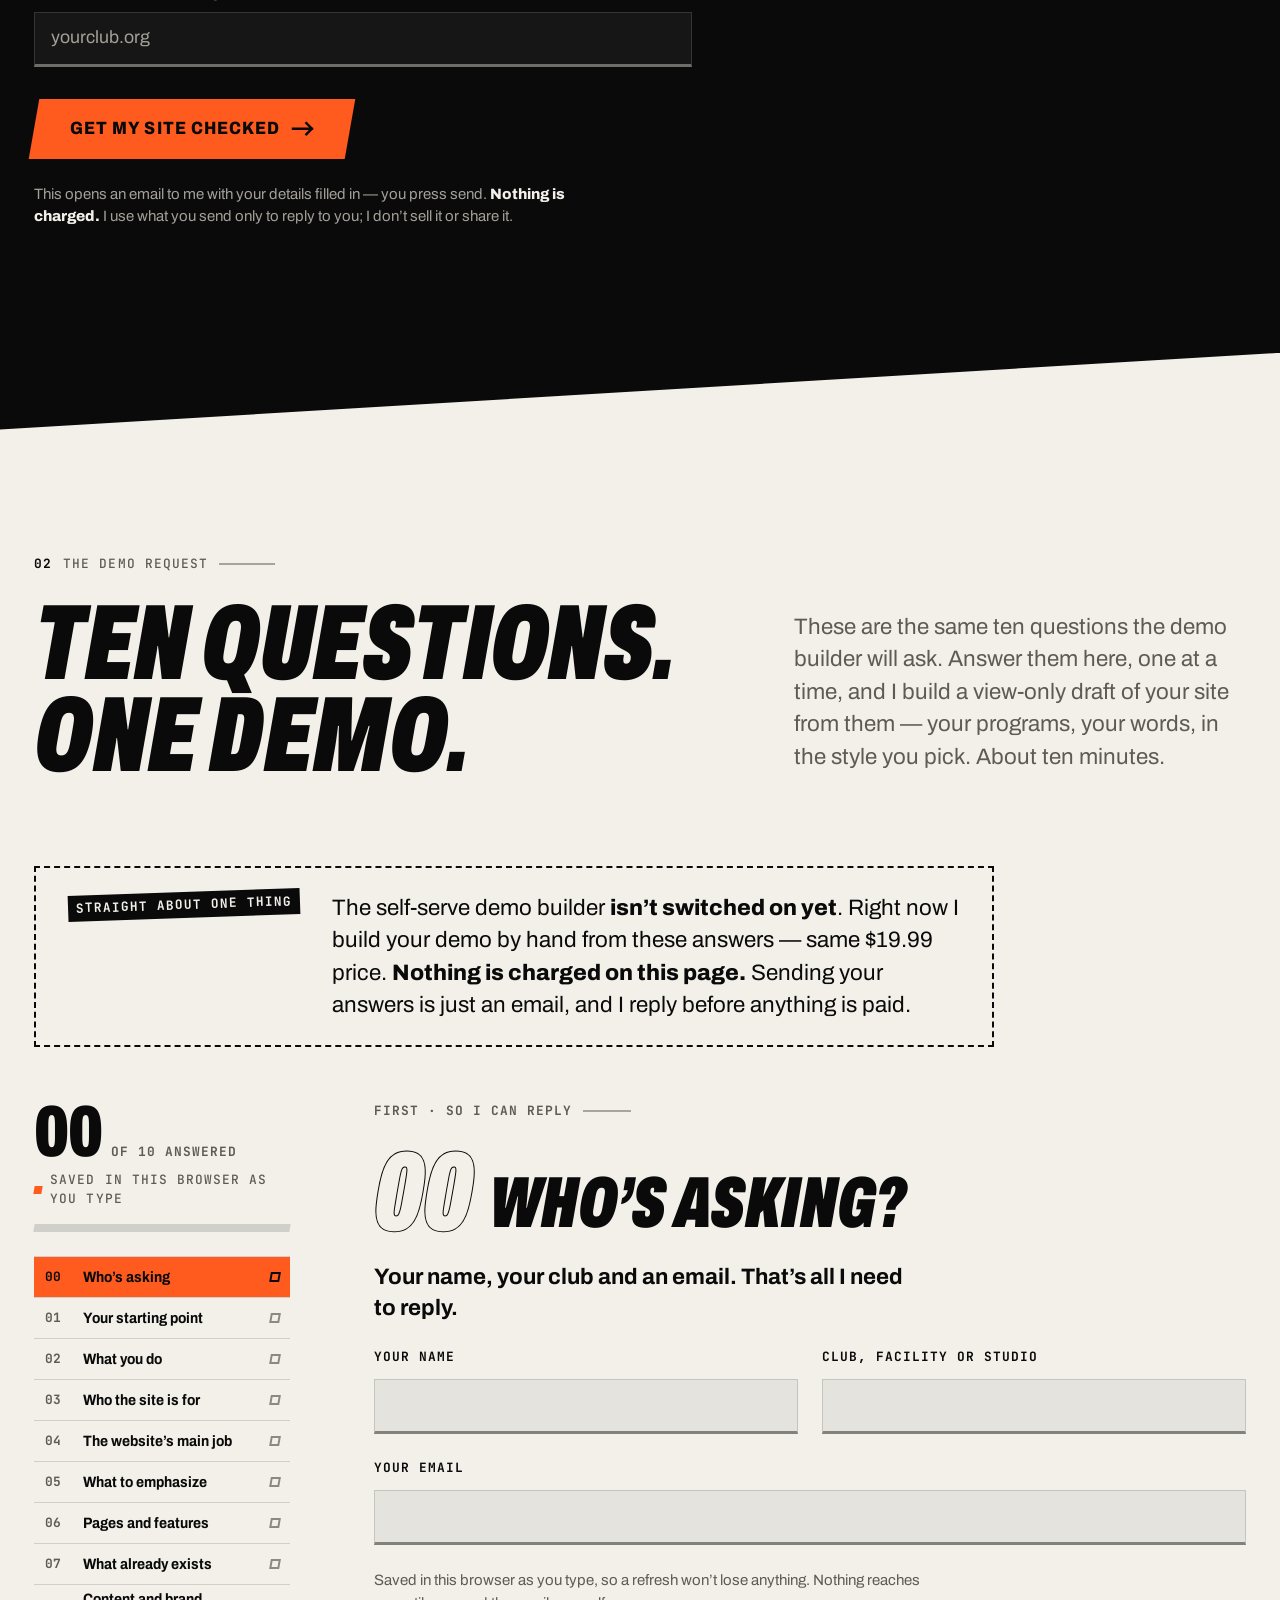
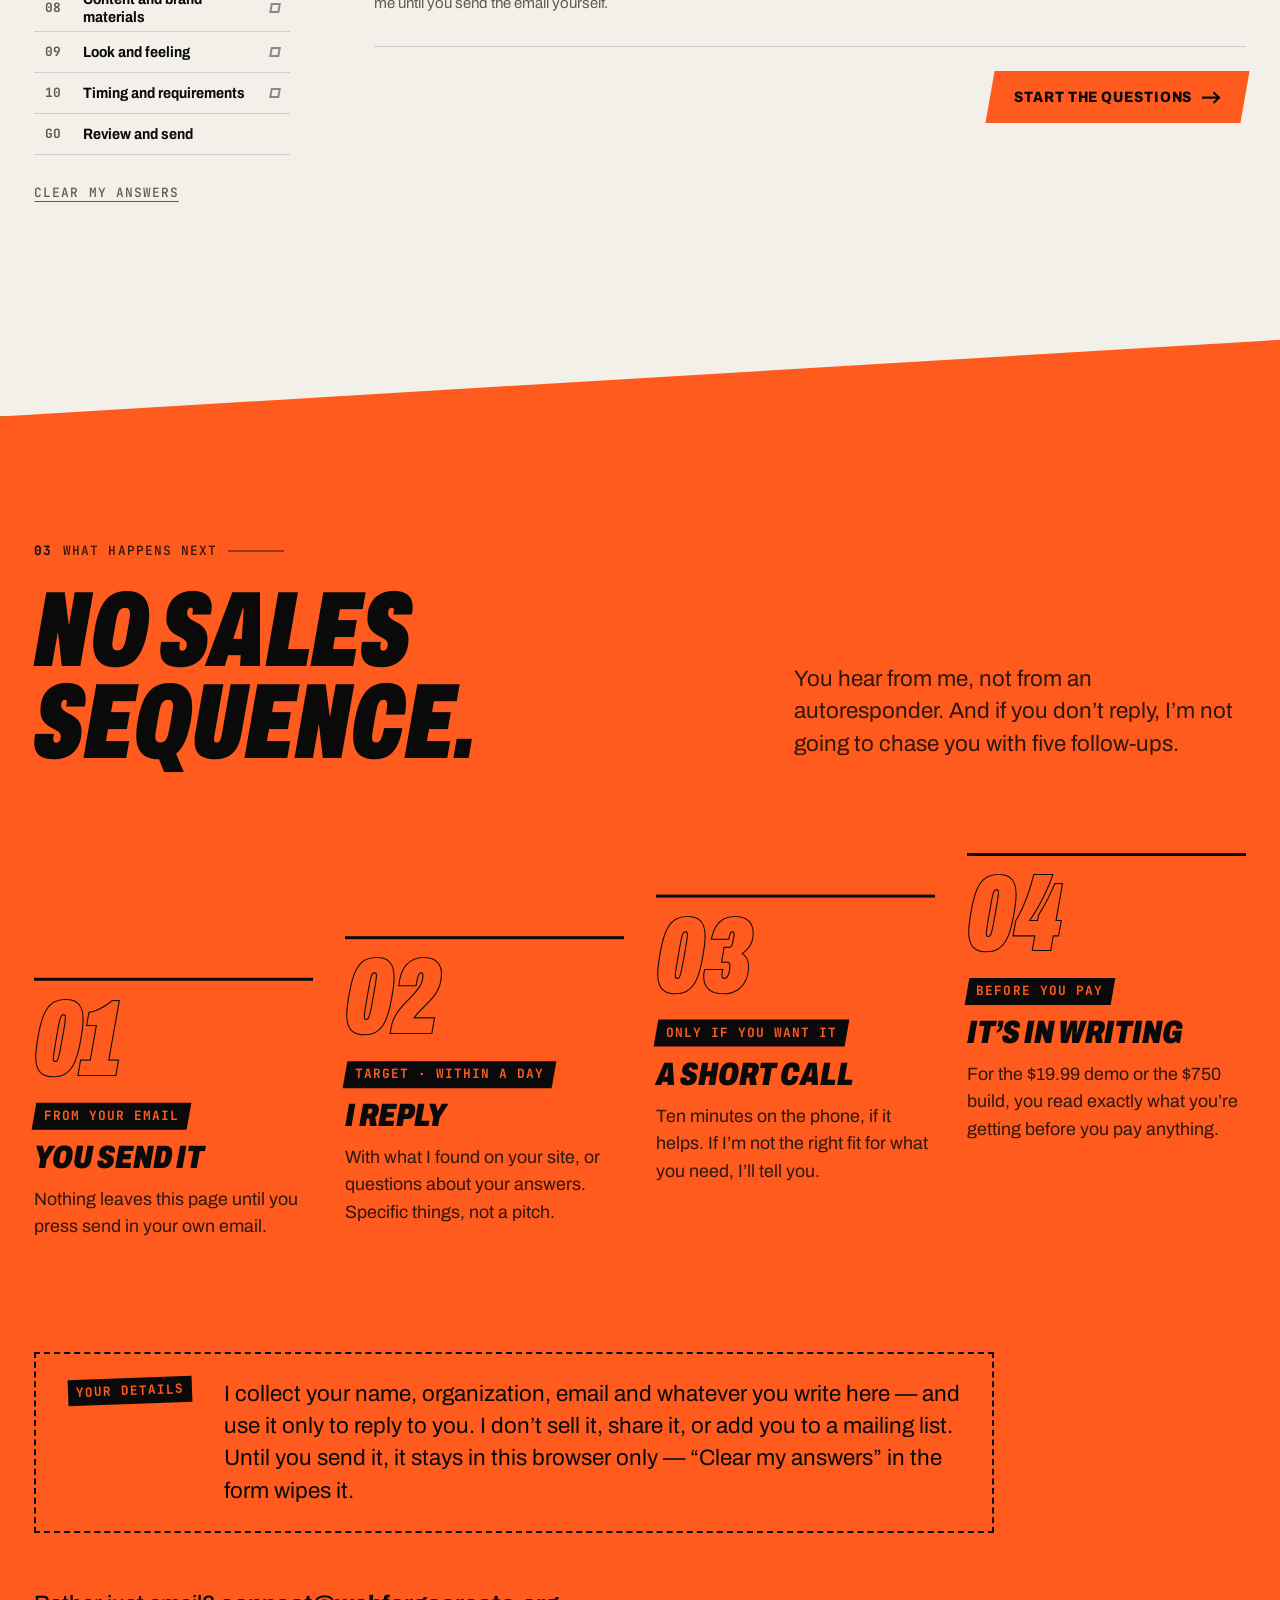
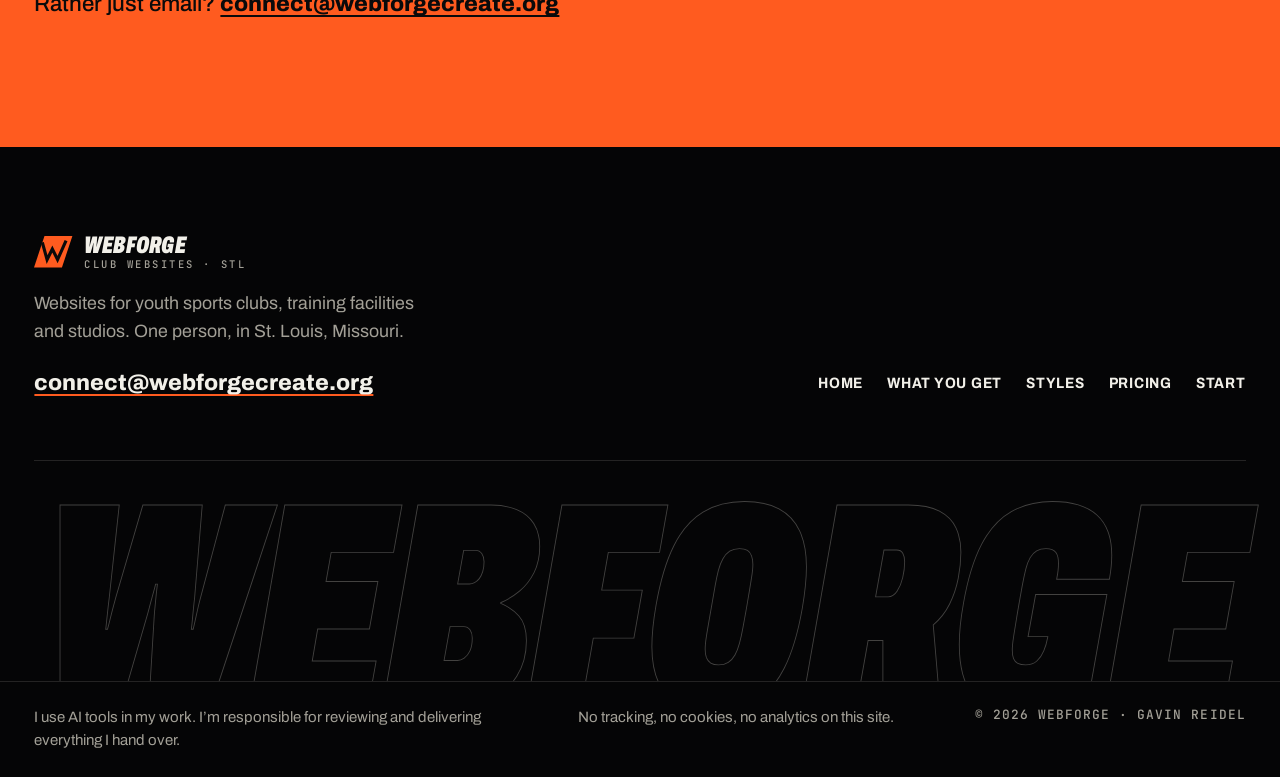
<file: start.html>
<!doctype html>
<html lang="en">
<head>
<meta charset="utf-8">
<meta name="viewport" content="width=device-width, initial-scale=1, viewport-fit=cover">
<title>Start — a free site check, or a demo of your club’s site · WebForge</title>
<meta name="description" content="Get your club’s current site checked, free. Or answer ten questions and I’ll build a demo of your new site by hand from them. Nothing is charged on this page.">
<meta property="og:title" content="Start — tell me about your club">
<meta property="og:description" content="A free check of your current site, or ten questions for a demo of your new one. Nothing is charged on this page.">
<meta property="og:type" content="website">
<meta name="theme-color" content="#0A0A0B">
<!-- ICONS + SHARING · same on every page; only canonical and og:url change per page -->
<link rel="canonical" href="https://webforgecreate.org/start.html">
<meta property="og:url" content="https://webforgecreate.org/start.html">
<link rel="icon" href="favicon.ico" sizes="32x32">
<link rel="icon" href="favicon.svg" type="image/svg+xml">
<link rel="apple-touch-icon" href="apple-touch-icon.png">
<link rel="manifest" href="site.webmanifest">
<meta property="og:site_name" content="WebForge">
<meta property="og:image" content="https://webforgecreate.org/og-image.png">
<meta property="og:image:width" content="1200">
<meta property="og:image:height" content="630">
<meta property="og:image:alt" content="WebForge — Most club websites break quietly. 35 St. Louis club sites checked, 28 had something concretely wrong.">
<meta name="twitter:card" content="summary_large_image">
<!-- HEAD · copy the six lines below into every page (the inline script stops the phone menu flashing open) -->
<script>document.documentElement.classList.add('js')</script>
<link rel="stylesheet" href="fonts/forge.css">
<link rel="stylesheet" href="style.css">
<script src="script.js" defer></script>
<!-- This page only: the intake (no backend — everything becomes an email the visitor sends) -->
<script src="start.js" defer></script>
</head>
<body>

<a class="skip-link" href="#main">Skip to main content</a>
<div class="scroll-progress" aria-hidden="true"></div>

<!-- ═══════════════════════════════════════════════════════════════════════
     SITE HEADER · copy this block verbatim into every page.
     The ONLY change per page: move aria-current="page" to that page's link.
     (On the Styles link, leave it off — it is a spot on the home page.)
     ═══════════════════════════════════════════════════════════════════════ -->
<header class="site-header surface-ink" data-header>
  <div class="site-header__inner">
    <a class="brand" href="index.html">
      <svg class="brand__mark" viewBox="0 0 44 36" aria-hidden="true" focusable="false"><path class="brand__slab" d="M12 0h32L32 36H0z"/><path class="brand__spark" d="M10 9l5 18 6-12 6 12 9-20"/></svg>
      <span class="brand__word"><span class="brand__name">WebForge</span><span class="brand__sub">Club websites · STL</span></span>
    </a>
    <nav class="nav" aria-label="Main">
      <button class="nav__toggle" type="button" aria-expanded="false" aria-controls="nav-menu"><span class="nav__bars" aria-hidden="true"></span><span data-nav-label>Menu</span></button>
      <ul class="nav__menu" id="nav-menu">
        <li><a href="index.html"><span class="nav__no" aria-hidden="true">01</span>Home</a></li>
        <li><a href="what-you-get.html"><span class="nav__no" aria-hidden="true">02</span>What you get</a></li>
        <li><a href="index.html#styles"><span class="nav__no" aria-hidden="true">03</span>Styles</a></li>
        <li><a href="pricing.html"><span class="nav__no" aria-hidden="true">04</span>Pricing</a></li>
        <li class="nav__start"><a class="btn btn--accent btn--sm" href="start.html" aria-current="page"><span class="nav__no" aria-hidden="true">05</span>Start <svg class="btn__arrow" viewBox="0 0 20 12" aria-hidden="true" focusable="false"><path d="M0 6h17M12 1l5 5-5 5"/></svg></a></li>
      </ul>
    </nav>
  </div>
</header>
<!-- ═══════════════════════════ END SITE HEADER ═══════════════════════════ -->

<main id="main">

  <!-- ═══════════ HERO · two ways in ═══════════ -->
  <section class="hero hero--start surface-ink" id="top" aria-labelledby="hero-title" data-hero>
    <canvas class="hero__lanes" aria-hidden="true"></canvas>
    <div class="wrap hero__grid">
      <p class="hero__meta mono"><span>Start</span><span>Two ways in</span><span>Nothing charged here</span></p>

      <h1 class="hero__title" id="hero-title">
        <span class="hero__line hero__line--1"><span class="hero__word">Tell me</span></span>
        <span class="hero__line hero__line--2"><span class="hero__word">about</span></span>
        <span class="hero__line hero__line--3"><span class="hero__word">your</span></span>
        <span class="hero__line hero__line--4"><span class="hero__word"><span class="zero__lit">club.</span></span></span>
      </h1>

      <div class="hero__aside">
        <p class="hero__lede">Two ways in. Send me your current site and I’ll tell you what’s wrong with it — <strong>free</strong>. Or answer <strong>ten questions</strong> and I’ll build a demo of your new site from them.</p>
        <div class="hero__ctas" data-hero-ctas>
          <a class="btn btn--accent" href="#check">Get my site checked <svg class="btn__arrow" viewBox="0 0 20 12" aria-hidden="true" focusable="false"><path d="M0 6h17M12 1l5 5-5 5"/></svg></a>
          <a class="btn btn--ghost" href="#demo">Answer the ten questions</a>
        </div>
        <div class="check-card">
          <p class="check-card__label mono"><span class="ping" aria-hidden="true"></span>How this page works</p>
          <ol class="check-card__list">
            <li><span class="mono" aria-hidden="true">01</span>What you type is saved in this browser</li>
            <li><span class="mono" aria-hidden="true">02</span>Nothing is sent until you send it</li>
            <li><span class="mono" aria-hidden="true">03</span>It goes as an email, from you to me</li>
            <li><span class="mono" aria-hidden="true">04</span>Nothing is charged on this page</li>
          </ol>
          <p class="check-card__foot mono">No account · no payment · no tracking</p>
          <span class="check-card__scan" aria-hidden="true"></span>
        </div>
      </div>
    </div>
  </section>

  <!-- ═══════════ TAPES ═══════════ -->
  <div class="tapes" aria-hidden="true">
    <div class="tape tape--back surface-chalk"><div class="tape__lean"><div class="tape__track">
      <span>Free site check</span><i></i><span>Ten questions</span><i></i><span>Saved as you type</span><i></i><span>Nothing charged here</span><i></i><span>St. Louis</span><i></i><span>Free site check</span><i></i><span>Ten questions</span><i></i><span>Saved as you type</span><i></i><span>Nothing charged here</span><i></i><span>St. Louis</span><i></i>
      <span>Free site check</span><i></i><span>Ten questions</span><i></i><span>Saved as you type</span><i></i><span>Nothing charged here</span><i></i><span>St. Louis</span><i></i><span>Free site check</span><i></i><span>Ten questions</span><i></i><span>Saved as you type</span><i></i><span>Nothing charged here</span><i></i><span>St. Louis</span><i></i>
    </div></div></div>
    <div class="tape tape--front surface-accent"><div class="tape__lean"><div class="tape__track">
      <span>Your club</span><i></i><span>Your style</span><i></i><span>Your colors</span><i></i><span>Your domain</span><i></i><span>You own it</span><i></i><span>Your club</span><i></i><span>Your style</span><i></i><span>Your colors</span><i></i><span>Your domain</span><i></i><span>You own it</span><i></i>
      <span>Your club</span><i></i><span>Your style</span><i></i><span>Your colors</span><i></i><span>Your domain</span><i></i><span>You own it</span><i></i><span>Your club</span><i></i><span>Your style</span><i></i><span>Your colors</span><i></i><span>Your domain</span><i></i><span>You own it</span><i></i>
    </div></div></div>
  </div>

  <!-- ═══════════ 01 · FREE SITE CHECK ═══════════ -->
  <section class="st-check surface-ink" id="check" aria-labelledby="check-title">
    <div class="wrap">
      <header class="sec-head sec-head--row">
        <div class="sec-head">
          <p class="sec-index"><b>01</b> Free · no obligation</p>
          <h2 class="sec-title" id="check-title" data-reveal>Free<br><span class="hl">site check.</span></h2>
        </div>
        <p class="sec-lede" data-reveal style="--i:1">Four fields. I look at your current site the way a parent would, and email you what’s wrong with it — the same check I ran on 35 St.&nbsp;Louis club sites. Useful whether or not you ever hire me.</p>
      </header>

      <div class="st-check__grid">
        <form class="st-form" id="check-form" data-check-form action="mailto:connect@webforgecreate.org" method="post" enctype="text/plain" novalidate data-reveal>
          <div class="st-form__row">
            <div class="st-field">
              <label class="st-field__label" for="check-name">Your name</label>
              <div class="st-field__ctl"><input class="st-field__input" id="check-name" name="name" type="text" autocomplete="name" required data-contact="name" data-check="name"></div>
              <p class="st-field__err" id="check-name-err" hidden><span aria-hidden="true">!</span><span class="st-field__err-text"></span></p>
            </div>
            <div class="st-field">
              <label class="st-field__label" for="check-org">Club, facility or studio</label>
              <div class="st-field__ctl"><input class="st-field__input" id="check-org" name="organization" type="text" autocomplete="organization" required data-contact="org" data-check="org"></div>
              <p class="st-field__err" id="check-org-err" hidden><span aria-hidden="true">!</span><span class="st-field__err-text"></span></p>
            </div>
          </div>
          <div class="st-field">
            <label class="st-field__label" for="check-email">Your email</label>
            <div class="st-field__ctl"><input class="st-field__input" id="check-email" name="email" type="email" inputmode="email" autocomplete="email" spellcheck="false" autocapitalize="off" required data-contact="email" data-check="email"></div>
            <p class="st-field__err" id="check-email-err" hidden><span aria-hidden="true">!</span><span class="st-field__err-text"></span></p>
          </div>
          <div class="st-field">
            <label class="st-field__label" for="check-site">Your current site <span>— just the address</span></label>
            <div class="st-field__ctl"><input class="st-field__input" id="check-site" name="current-site" type="text" inputmode="url" autocomplete="url" spellcheck="false" autocapitalize="off" placeholder="yourclub.org" required data-site data-check="site"></div>
            <p class="st-field__err" id="check-site-err" hidden><span aria-hidden="true">!</span><span class="st-field__err-text"></span></p>
          </div>
          <div class="st-form__actions">
            <button class="btn btn--accent btn--lg" type="submit">Get my site checked <svg class="btn__arrow" viewBox="0 0 20 12" aria-hidden="true" focusable="false"><path d="M0 6h17M12 1l5 5-5 5"/></svg></button>
          </div>
          <p class="st-fine">This opens an email to me with your details filled in — you press send. <strong>Nothing is charged.</strong> I use what you send only to reply to you; I don’t sell it or share it.</p>

          <div class="st-compose" data-compose hidden>
            <p class="st-compose__label mono"><span class="ping" aria-hidden="true"></span>Ready to send</p>
            <div class="st-compose__meta">
              <p><span class="mono">To</span> <a href="mailto:connect@webforgecreate.org">connect@webforgecreate.org</a></p>
              <p><span class="mono">Subject</span> <span data-compose-subject></span></p>
            </div>
            <label class="sr-only" for="check-out">Your request, as plain text</label>
            <textarea class="st-compose__text" id="check-out" rows="9" readonly data-compose-text></textarea>
            <div class="st-compose__actions">
              <button class="btn btn--ghost btn--sm" type="button" data-copy>Copy it</button>
              <p class="st-compose__alt">No email app? Copy it and send it to <a href="mailto:connect@webforgecreate.org">connect@webforgecreate.org</a> from any email account.</p>
            </div>
            <p class="st-compose__status" role="status" data-compose-status></p>
          </div>
        </form>

        <div class="check-card" data-reveal style="--i:1">
          <p class="check-card__label mono"><span class="ping" aria-hidden="true"></span>What the free check looks at</p>
          <ol class="check-card__list">
            <li><span class="mono" aria-hidden="true">01</span>Does your domain actually load?</li>
            <li><span class="mono" aria-hidden="true">02</span>How does it behave on a phone?</li>
            <li><span class="mono" aria-hidden="true">03</span>Is anything years out of date?</li>
            <li><span class="mono" aria-hidden="true">04</span>What does a parent see first?</li>
          </ol>
          <p class="check-card__foot mono">Free · no obligation · the same check I ran on all 35</p>
          <span class="check-card__scan" aria-hidden="true"></span>
        </div>
      </div>
    </div>
  </section>

  <!-- ═══════════ 02 · THE DEMO REQUEST — the platform's ten intake questions ═══════════ -->
  <section class="st-intake surface-chalk" id="demo" aria-labelledby="demo-title">
    <div class="wrap">
      <header class="sec-head sec-head--row">
        <div class="sec-head">
          <p class="sec-index"><b>02</b> The demo request</p>
          <h2 class="sec-title" id="demo-title" data-reveal>Ten questions.<br>One demo.</h2>
        </div>
        <p class="sec-lede" data-reveal style="--i:1">These are the same ten questions the demo builder will ask. Answer them here, one at a time, and I build a view-only draft of your site from them — your programs, your words, in the style you pick. About ten minutes.</p>
      </header>

      <div class="heads-up" role="note">
        <p class="heads-up__stamp mono">Straight about one thing</p>
        <p class="heads-up__text">The self-serve demo builder <strong>isn’t switched on yet</strong>. Right now I build your demo by hand from these answers — same $19.99 price. <strong>Nothing is charged on this page.</strong> Sending your answers is just an email, and I reply before anything is paid.</p>
      </div>

      <noscript>
        <div class="heads-up st-noscript" role="note">
          <p class="heads-up__stamp mono">JavaScript is off</p>
          <p class="heads-up__text">This form needs JavaScript to turn your answers into an email. Email me directly instead: <a href="mailto:connect@webforgecreate.org?subject=Demo%20request">connect@webforgecreate.org</a> — the ten questions are all listed below, so you can answer them right in your email.</p>
        </div>
      </noscript>

      <form class="st-app" id="demo-form" data-intake action="mailto:connect@webforgecreate.org" method="post" enctype="text/plain" novalidate>

        <!-- Progress rail (built by start.js; hidden without JavaScript) -->
        <div class="st-rail" data-rail hidden>
          <div class="st-status">
            <p class="st-count"><span class="st-count__num" data-count>00</span><span class="st-count__of mono">of 10 answered</span></p>
            <p class="st-saved mono" data-saved>Saved in this browser as you type</p>
          </div>
          <div class="st-bar" aria-hidden="true"><span data-fill></span></div>
          <ol class="st-steps" aria-label="Jump to a step" data-steps></ol>
          <button class="st-clear mono" type="button" data-clear>Clear my answers</button>
        </div>

        <div class="st-stage" data-stage>

          <!-- 00 · CONTACT -->
          <div class="st-q" data-step data-no="00" data-name="Who’s asking" role="group" aria-labelledby="qt-0">
            <p class="st-q__kicker mono">First · so I can reply</p>
            <h3 class="st-q__title" id="qt-0"><span class="st-q__mask" aria-hidden="true"><span class="st-q__no">00</span></span><span class="st-q__name">Who’s asking?</span></h3>
            <p class="st-q__prompt">Your name, your club and an email. That’s all I need to reply.</p>
            <div class="st-form__row">
              <div class="st-field">
                <label class="st-field__label" for="demo-name">Your name</label>
                <div class="st-field__ctl"><input class="st-field__input" id="demo-name" name="name" type="text" autocomplete="name" required data-contact="name" data-check="name"></div>
                <p class="st-field__err" id="demo-name-err" hidden><span aria-hidden="true">!</span><span class="st-field__err-text"></span></p>
              </div>
              <div class="st-field">
                <label class="st-field__label" for="demo-org">Club, facility or studio</label>
                <div class="st-field__ctl"><input class="st-field__input" id="demo-org" name="organization" type="text" autocomplete="organization" required data-contact="org" data-check="org"></div>
                <p class="st-field__err" id="demo-org-err" hidden><span aria-hidden="true">!</span><span class="st-field__err-text"></span></p>
              </div>
            </div>
            <div class="st-field">
              <label class="st-field__label" for="demo-email">Your email</label>
              <div class="st-field__ctl"><input class="st-field__input" id="demo-email" name="email" type="email" inputmode="email" autocomplete="email" spellcheck="false" autocapitalize="off" required data-contact="email" data-check="email"></div>
              <p class="st-field__err" id="demo-email-err" hidden><span aria-hidden="true">!</span><span class="st-field__err-text"></span></p>
            </div>
            <p class="st-fine" data-js-note hidden>Saved in this browser as you type, so a refresh won’t lose anything. Nothing reaches me until you send the email yourself.</p>
          </div>

          <!-- 01 · business-snapshot -->
          <div class="st-q" data-step data-qid="business-snapshot" data-min="10" data-no="01" data-name="Your starting point" role="group" aria-labelledby="qt-1">
            <p class="st-q__kicker mono">Question 01 of 10</p>
            <h3 class="st-q__title" id="qt-1"><span class="st-q__mask" aria-hidden="true"><span class="st-q__no">01</span></span><span class="st-q__name">Your starting point</span></h3>
            <div class="st-field">
              <label class="st-q__prompt" for="q-business-snapshot">What should I call your business or idea, and where are you in the journey?</label>
              <p class="st-field__hint" id="qh-business-snapshot">A working name is fine. Tell me whether you’re running now, starting from an idea, or upgrading a club, facility or studio that already exists.</p>
              <div class="st-field__ctl"><textarea class="st-field__input" id="q-business-snapshot" name="business-snapshot" rows="5" maxlength="1600" aria-describedby="qh-business-snapshot" data-answer></textarea></div>
              <div class="st-chips"><p class="st-chips__label mono" id="qc-1">Quick start — tap to add</p><div class="swatches" role="group" aria-labelledby="qc-1"><button class="swatch" type="button" data-chip>Operating now</button><button class="swatch" type="button" data-chip>Starting from an idea</button><button class="swatch" type="button" data-chip>Upgrading an existing club</button></div></div>
            </div>
          </div>

          <!-- 02 · offer-and-market -->
          <div class="st-q" data-step data-qid="offer-and-market" data-min="20" data-no="02" data-name="What you do" role="group" aria-labelledby="qt-2">
            <p class="st-q__kicker mono">Question 02 of 10</p>
            <h3 class="st-q__title" id="qt-2"><span class="st-q__mask" aria-hidden="true"><span class="st-q__no">02</span></span><span class="st-q__name">What you do</span></h3>
            <div class="st-field">
              <label class="st-q__prompt" for="q-offer-and-market">What do you sell or provide, and where do you serve customers?</label>
              <p class="st-field__hint" id="qh-offer-and-market">Say it the way you’d tell a parent: the sports or classes, the ages, and the part of town — or the whole metro — you serve. Tell me if people sign up online.</p>
              <div class="st-field__ctl"><textarea class="st-field__input" id="q-offer-and-market" name="offer-and-market" rows="5" maxlength="1600" aria-describedby="qh-offer-and-market" data-answer></textarea></div>
              <div class="st-chips"><p class="st-chips__label mono" id="qc-2">Quick start — tap to add</p><div class="swatches" role="group" aria-labelledby="qc-2"><button class="swatch" type="button" data-chip>Youth club or team</button><button class="swatch" type="button" data-chip>Training facility</button><button class="swatch" type="button" data-chip>Gym or studio</button></div></div>
            </div>
          </div>

          <!-- 03 · ideal-customer -->
          <div class="st-q" data-step data-qid="ideal-customer" data-min="20" data-no="03" data-name="Who the site is for" role="group" aria-labelledby="qt-3">
            <p class="st-q__kicker mono">Question 03 of 10</p>
            <h3 class="st-q__title" id="qt-3"><span class="st-q__mask" aria-hidden="true"><span class="st-q__no">03</span></span><span class="st-q__name">Who the site is for</span></h3>
            <div class="st-field">
              <label class="st-q__prompt" for="q-ideal-customer">Who is the customer you most want this website to reach?</label>
              <p class="st-field__hint" id="qh-ideal-customer">Tell me who matters most — new families, current members, adult athletes, competitive players — and what they’re trying to figure out when they land on your site.</p>
              <div class="st-field__ctl"><textarea class="st-field__input" id="q-ideal-customer" name="ideal-customer" rows="5" maxlength="1600" aria-describedby="qh-ideal-customer" data-answer></textarea></div>
              <div class="st-chips"><p class="st-chips__label mono" id="qc-3">Quick start — tap to add</p><div class="swatches" role="group" aria-labelledby="qc-3"><button class="swatch" type="button" data-chip>Parents of new athletes</button><button class="swatch" type="button" data-chip>Current families</button><button class="swatch" type="button" data-chip>Adult athletes</button></div></div>
            </div>
          </div>

          <!-- 04 · primary-goal -->
          <div class="st-q" data-step data-qid="primary-goal" data-min="20" data-no="04" data-name="The website’s main job" role="group" aria-labelledby="qt-4">
            <p class="st-q__kicker mono">Question 04 of 10</p>
            <h3 class="st-q__title" id="qt-4"><span class="st-q__mask" aria-hidden="true"><span class="st-q__no">04</span></span><span class="st-q__name">The website’s main job</span></h3>
            <div class="st-field">
              <label class="st-q__prompt" for="q-primary-goal">What is the single most important result this website should create?</label>
              <p class="st-field__hint" id="qh-primary-goal">Pick one result, then tell me the exact thing you want a visitor to do — book a trial, register for a season, call, or email.</p>
              <div class="st-field__ctl"><textarea class="st-field__input" id="q-primary-goal" name="primary-goal" rows="5" maxlength="1600" aria-describedby="qh-primary-goal" data-answer></textarea></div>
              <div class="st-chips"><p class="st-chips__label mono" id="qc-4">Quick start — tap to add</p><div class="swatches" role="group" aria-labelledby="qc-4"><button class="swatch" type="button" data-chip>Book a free trial</button><button class="swatch" type="button" data-chip>Register for the season</button><button class="swatch" type="button" data-chip>Call or email</button></div></div>
            </div>
          </div>

          <!-- 05 · priority-offer -->
          <div class="st-q" data-step data-qid="priority-offer" data-min="20" data-no="05" data-name="What to emphasize" role="group" aria-labelledby="qt-5">
            <p class="st-q__kicker mono">Question 05 of 10</p>
            <h3 class="st-q__title" id="qt-5"><span class="st-q__mask" aria-hidden="true"><span class="st-q__no">05</span></span><span class="st-q__name">What to emphasize</span></h3>
            <div class="st-field">
              <label class="st-q__prompt" for="q-priority-offer">Which products, services, or ideas should receive the most attention?</label>
              <p class="st-field__hint" id="qh-priority-offer">List the most important programs first — tryouts, camps, clinics, private lessons, memberships — and tell me why they matter.</p>
              <div class="st-field__ctl"><textarea class="st-field__input" id="q-priority-offer" name="priority-offer" rows="5" maxlength="1600" aria-describedby="qh-priority-offer" data-answer></textarea></div>
              <div class="st-chips"><p class="st-chips__label mono" id="qc-5">Quick start — tap to add</p><div class="swatches" role="group" aria-labelledby="qc-5"><button class="swatch" type="button" data-chip>Tryouts</button><button class="swatch" type="button" data-chip>Camps and clinics</button><button class="swatch" type="button" data-chip>Private lessons</button></div></div>
            </div>
          </div>

          <!-- 06 · pages-and-features -->
          <div class="st-q" data-step data-qid="pages-and-features" data-min="20" data-no="06" data-name="Pages and features" role="group" aria-labelledby="qt-6">
            <p class="st-q__kicker mono">Question 06 of 10</p>
            <h3 class="st-q__title" id="qt-6"><span class="st-q__mask" aria-hidden="true"><span class="st-q__no">06</span></span><span class="st-q__name">Pages and features</span></h3>
            <div class="st-field">
              <label class="st-q__prompt" for="q-pages-and-features">What pages, features, or customer actions must the website include?</label>
              <p class="st-field__hint" id="qh-pages-and-features">For example: Home, Programs, Schedule, Coaches, About, FAQ, a contact form, or a link to the sign-up system you already use. If something’s outside what I build, I’ll tell you up front.</p>
              <div class="st-field__ctl"><textarea class="st-field__input" id="q-pages-and-features" name="pages-and-features" rows="5" maxlength="1600" aria-describedby="qh-pages-and-features" data-answer></textarea></div>
              <div class="st-chips"><p class="st-chips__label mono" id="qc-6">Quick start — tap to add</p><div class="swatches" role="group" aria-labelledby="qc-6"><button class="swatch" type="button" data-chip>Schedule page</button><button class="swatch" type="button" data-chip>Coaches page</button><button class="swatch" type="button" data-chip>FAQ</button></div></div>
            </div>
          </div>

          <!-- 07 · current-setup -->
          <div class="st-q" data-step data-qid="current-setup" data-min="5" data-no="07" data-name="What already exists" role="group" aria-labelledby="qt-7">
            <p class="st-q__kicker mono">Question 07 of 10</p>
            <h3 class="st-q__title" id="qt-7"><span class="st-q__mask" aria-hidden="true"><span class="st-q__no">07</span></span><span class="st-q__name">What already exists</span></h3>
            <div class="st-field">
              <label class="st-q__prompt" for="q-current-setup">What website, domain, hosting, or social presence already exists?</label>
              <p class="st-field__hint" id="qh-current-setup">Public links only — your current site, your domain name, your Instagram or Facebook. I never need passwords, transfer codes or logins, so please don’t put them here.</p>
              <div class="st-field__ctl"><textarea class="st-field__input" id="q-current-setup" name="current-setup" rows="5" maxlength="1600" aria-describedby="qh-current-setup" data-answer></textarea></div>
              <div class="st-chips"><p class="st-chips__label mono" id="qc-7">Quick start — tap to add</p><div class="swatches" role="group" aria-labelledby="qc-7"><button class="swatch" type="button" data-chip>Nothing yet</button><button class="swatch" type="button" data-chip>Existing website</button><button class="swatch" type="button" data-chip>Social pages only</button></div></div>
            </div>
          </div>

          <!-- 08 · available-materials -->
          <div class="st-q" data-step data-qid="available-materials" data-min="10" data-no="08" data-name="Content and brand materials" role="group" aria-labelledby="qt-8">
            <p class="st-q__kicker mono">Question 08 of 10</p>
            <h3 class="st-q__title" id="qt-8"><span class="st-q__mask" aria-hidden="true"><span class="st-q__no">08</span></span><span class="st-q__name">Content and brand materials</span></h3>
            <div class="st-field">
              <label class="st-q__prompt" for="q-available-materials">What copy, photos, logo, reviews, or other materials do you already have?</label>
              <p class="st-field__hint" id="qh-available-materials">Tell me what’s ready, what needs work, and what you’d want help with — logo files, team photos, program write-ups, schedules.</p>
              <div class="st-field__ctl"><textarea class="st-field__input" id="q-available-materials" name="available-materials" rows="5" maxlength="1600" aria-describedby="qh-available-materials" data-answer></textarea></div>
              <div class="st-chips"><p class="st-chips__label mono" id="qc-8">Quick start — tap to add</p><div class="swatches" role="group" aria-labelledby="qc-8"><button class="swatch" type="button" data-chip>Logo and photos ready</button><button class="swatch" type="button" data-chip>Some materials</button><button class="swatch" type="button" data-chip>Starting fresh</button></div></div>
            </div>
          </div>

          <!-- 09 · visual-direction (+ the style picker) -->
          <div class="st-q" data-step data-qid="visual-direction" data-min="20" data-no="09" data-name="Look and feeling" role="group" aria-labelledby="qt-9">
            <p class="st-q__kicker mono">Question 09 of 10</p>
            <h3 class="st-q__title" id="qt-9"><span class="st-q__mask" aria-hidden="true"><span class="st-q__no">09</span></span><span class="st-q__name">Look and feeling</span></h3>

            <fieldset class="st-picks" data-picks>
              <legend class="st-field__label st-picks__legend">Pick a starting style <span>— each one opens a live demo in a new tab</span></legend>
              <div class="st-picks__grid">
                <div class="st-pick" data-style="kinetic">
                  <input class="st-pick__input sr-only" type="radio" name="style" id="pick-kinetic" value="Kinetic">
                  <label class="st-pick__label" for="pick-kinetic"><span class="st-pick__name">Kinetic</span><span class="st-pick__line">Athletic campaign energy.</span><span class="st-pick__tick mono" aria-hidden="true">Picked</span></label>
                  <div class="mini mini--kinetic" aria-hidden="true">
                    <div class="mini__bar"><i></i><i></i><i></i><span>copperline · demo</span></div>
                    <div class="mini__stage">
                      <span class="mk-lines"></span>
                      <span class="mk-run mk-run--1"></span><span class="mk-run mk-run--2"></span>
                      <p class="mk-meta">Valley Park / Ages 8–18</p>
                      <p class="mk-head"><span class="mk-hollow">Faster.</span><span class="mk-solid">Stronger.</span><span class="mk-lit">Braver.</span></p>
                      <span class="mk-btn">Book a free trial</span>
                      <div class="mk-tape mk-tape--back"><div class="mk-track"><span>First session free ▬ Ages 8–18 ▬ First session free ▬ Ages 8–18 ▬&nbsp;</span><span>First session free ▬ Ages 8–18 ▬ First session free ▬ Ages 8–18 ▬&nbsp;</span></div></div>
                      <div class="mk-tape"><div class="mk-track"><span>Wrestling ■ Volleyball ■ Speed ■ Wrestling ■ Volleyball ■ Speed ■&nbsp;</span><span>Wrestling ■ Volleyball ■ Speed ■ Wrestling ■ Volleyball ■ Speed ■&nbsp;</span></div></div>
                    </div>
                  </div>
                  <a class="st-pick__demo mono" href="demos/kinetic/index.html" target="_blank" rel="noopener">Live demo<span class="sr-only"> of the Kinetic style, for a made-up club (opens in a new tab)</span> <svg class="btn__arrow" viewBox="0 0 20 12" aria-hidden="true" focusable="false"><path d="M0 6h17M12 1l5 5-5 5"/></svg></a>
                </div>

                <div class="st-pick" data-style="cinematic">
                  <input class="st-pick__input sr-only" type="radio" name="style" id="pick-cinematic" value="Cinematic">
                  <label class="st-pick__label" for="pick-cinematic"><span class="st-pick__name">Cinematic</span><span class="st-pick__line">Dark and filmic.</span><span class="st-pick__tick mono" aria-hidden="true">Picked</span></label>
                  <div class="mini mini--cinematic" aria-hidden="true">
                    <div class="mini__bar"><i></i><i></i><i></i><span>copperline · demo</span></div>
                    <div class="mini__stage">
                      <span class="mc-light"></span>
                      <span class="mc-flare"></span>
                      <span class="mc-dust"></span>
                      <p class="mc-tc"><b></b>TC 00:00:12:04 · SC 01</p>
                      <p class="mc-title"><em>Copperline</em><span>Athletics · a training film</span></p>
                      <span class="mc-btn">Book a free trial</span>
                      <span class="mc-bars"></span>
                    </div>
                  </div>
                  <a class="st-pick__demo mono" href="demos/cinematic/index.html" target="_blank" rel="noopener">Live demo<span class="sr-only"> of the Cinematic style, for a made-up club (opens in a new tab)</span> <svg class="btn__arrow" viewBox="0 0 20 12" aria-hidden="true" focusable="false"><path d="M0 6h17M12 1l5 5-5 5"/></svg></a>
                </div>

                <div class="st-pick" data-style="brightclub">
                  <input class="st-pick__input sr-only" type="radio" name="style" id="pick-brightclub" value="Bright Club">
                  <label class="st-pick__label" for="pick-brightclub"><span class="st-pick__name">Bright Club</span><span class="st-pick__line">Warm, friendly, colorful.</span><span class="st-pick__tick mono" aria-hidden="true">Picked</span></label>
                  <div class="mini mini--bright" aria-hidden="true">
                    <div class="mini__bar"><i></i><i></i><i></i><span>copperline · demo</span></div>
                    <div class="mini__stage">
                      <svg class="mb-wave" viewBox="0 0 160 100" preserveAspectRatio="none"><path d="M-10 78C30 40 64 96 104 60s44-30 66-34"/></svg>
                      <p class="mb-head">Where kids get good at <span class="mb-sticker">hard things.</span></p>
                      <span class="mb-btn">Book a free trial →</span>
                      <span class="mb-court"></span>
                      <span class="mb-ticket"><b>Free trial pass</b><span>Admit one athlete</span><i></i></span>
                      <span class="mb-burst"><b>8–18</b></span>
                    </div>
                  </div>
                  <a class="st-pick__demo mono" href="demos/brightclub/index.html" target="_blank" rel="noopener">Live demo<span class="sr-only"> of the Bright Club style, for a made-up club (opens in a new tab)</span> <svg class="btn__arrow" viewBox="0 0 20 12" aria-hidden="true" focusable="false"><path d="M0 6h17M12 1l5 5-5 5"/></svg></a>
                </div>

                <div class="st-pick" data-style="precision">
                  <input class="st-pick__input sr-only" type="radio" name="style" id="pick-precision" value="Precision">
                  <label class="st-pick__label" for="pick-precision"><span class="st-pick__name">Precision</span><span class="st-pick__line">Sleek and minimal.</span><span class="st-pick__tick mono" aria-hidden="true">Picked</span></label>
                  <div class="mini mini--precision" aria-hidden="true">
                    <div class="mini__bar"><i></i><i></i><i></i><span>copperline · demo</span></div>
                    <div class="mini__stage">
                      <span class="mp-grid"></span>
                      <p class="mp-meta">Youth training · ages 8–18</p>
                      <p class="mp-head">Get better on purpose<b>.</b></p>
                      <span class="mp-btn">Book a free trial</span>
                      <svg class="mp-dial" viewBox="0 0 120 120">
                        <circle class="mp-ticks" cx="60" cy="60" r="56" pathLength="120"/>
                        <circle class="mp-track" cx="60" cy="60" r="46"/>
                        <circle class="mp-arc mp-arc--ink" cx="60" cy="60" r="46" pathLength="100"/>
                        <circle class="mp-arc mp-arc--hot" cx="60" cy="60" r="46" pathLength="100"/>
                        <circle class="mp-face" cx="60" cy="60" r="34"/>
                        <text class="mp-t1" x="60" y="54">UP NEXT</text>
                        <text class="mp-t2" x="60" y="66">Speed</text>
                        <text class="mp-t3" x="60" y="76">4:30 PM</text>
                        <g class="mp-needle"><path d="M60 4v20"/><circle cx="60" cy="8" r="2.5"/></g>
                      </svg>
                    </div>
                  </div>
                  <a class="st-pick__demo mono" href="demos/precision/index.html" target="_blank" rel="noopener">Live demo<span class="sr-only"> of the Precision style, for a made-up club (opens in a new tab)</span> <svg class="btn__arrow" viewBox="0 0 20 12" aria-hidden="true" focusable="false"><path d="M0 6h17M12 1l5 5-5 5"/></svg></a>
                </div>

                <div class="st-pick st-pick--any">
                  <input class="st-pick__input sr-only" type="radio" name="style" id="pick-any" value="Not sure — you pick">
                  <label class="st-pick__label" for="pick-any"><span class="st-pick__q" aria-hidden="true">?</span><span class="st-pick__name">Not sure — you pick</span><span class="st-pick__line">Tell me about the club below and I’ll choose the style that fits it.</span><span class="st-pick__tick mono" aria-hidden="true">Picked</span></label>
                </div>
              </div>
              <p class="demo-note mono"><span class="demo-note__flag">Demo club</span><span>The live demos are for <b>Copperline Athletics</b>, a made-up club. They show the styles. They are not client work.</span></p>
            </fieldset>

            <div class="st-color" data-color>
              <label class="st-field__label" for="club-color">Your main club color <span>— optional</span></label>
              <input class="st-color__input" id="club-color" name="club-color" type="color" value="#2a4bd7" aria-describedby="club-color-value">
              <p class="st-color__value mono" id="club-color-value" data-color-value>Not set — the previews show each style’s own colors</p>
              <button class="st-clear mono" type="button" data-color-reset hidden>Use house colors</button>
            </div>

            <div class="st-field">
              <label class="st-q__prompt" for="q-visual-direction">How should the website look and feel, and what should I avoid?</label>
              <p class="st-field__hint" id="qh-visual-direction">Pick a starting style above, then tell me in words: your colors, the feel you’re after, public links to sites you like, and anything you can’t stand.</p>
              <div class="st-field__ctl"><textarea class="st-field__input" id="q-visual-direction" name="visual-direction" rows="5" maxlength="1600" aria-describedby="qh-visual-direction" data-answer></textarea></div>
              <div class="st-chips"><p class="st-chips__label mono" id="qc-9">Quick start — tap to add</p><div class="swatches" role="group" aria-labelledby="qc-9"><button class="swatch" type="button" data-chip>Bold and confident</button><button class="swatch" type="button" data-chip>Warm and friendly</button><button class="swatch" type="button" data-chip>Clean and minimal</button></div></div>
            </div>
          </div>

          <!-- 10 · timing-and-constraints -->
          <div class="st-q" data-step data-qid="timing-and-constraints" data-min="10" data-no="10" data-name="Timing and requirements" role="group" aria-labelledby="qt-10">
            <p class="st-q__kicker mono">Question 10 of 10</p>
            <h3 class="st-q__title" id="qt-10"><span class="st-q__mask" aria-hidden="true"><span class="st-q__no">10</span></span><span class="st-q__name">Timing and requirements</span></h3>
            <div class="st-field">
              <label class="st-q__prompt" for="q-timing-and-constraints">When would you like to launch, and are there legal, accessibility, or industry requirements I should know?</label>
              <p class="st-field__hint" id="qh-timing-and-constraints">A date you ask for isn’t a guaranteed delivery date — I confirm timing in the written scope. Tell me about season starts, tryouts or events you’re working toward.</p>
              <div class="st-field__ctl"><textarea class="st-field__input" id="q-timing-and-constraints" name="timing-and-constraints" rows="5" maxlength="1600" aria-describedby="qh-timing-and-constraints" data-answer></textarea></div>
              <div class="st-chips"><p class="st-chips__label mono" id="qc-10">Quick start — tap to add</p><div class="swatches" role="group" aria-labelledby="qc-10"><button class="swatch" type="button" data-chip>No fixed date</button><button class="swatch" type="button" data-chip>Before the next season</button><button class="swatch" type="button" data-chip>Event or opening date</button></div></div>
            </div>
          </div>

          <!-- GO · review and send (JavaScript only) -->
          <div class="st-q st-q--send" data-step data-no="GO" data-name="Review and send" role="group" aria-labelledby="qt-11" hidden>
            <p class="st-q__kicker mono">Last step</p>
            <h3 class="st-q__title" id="qt-11"><span class="st-q__mask" aria-hidden="true"><span class="st-q__no">GO</span></span><span class="st-q__name">Review and send</span></h3>
            <div class="st-review">
              <p class="st-review__sum" data-review-sum></p>
              <ul class="swatches st-review__todo" data-review-todo></ul>
              <div class="st-review__warn" data-review-warn hidden>
                <p class="st-field__err"><span aria-hidden="true">!</span><span>I need your name, club and a working email to reply.</span></p>
                <button class="btn btn--ghost btn--sm" type="button" data-goto="0">Add them</button>
              </div>
            </div>

            <div class="st-compose st-compose--demo" data-compose>
              <p class="st-compose__label mono"><span class="ping" aria-hidden="true"></span>Your request, ready to send</p>
              <div class="st-compose__meta">
                <p><span class="mono">To</span> <a href="mailto:connect@webforgecreate.org">connect@webforgecreate.org</a></p>
                <p><span class="mono">Subject</span> <span data-compose-subject></span></p>
              </div>
              <label class="sr-only" for="demo-out">Your answers, as plain text</label>
              <textarea class="st-compose__text" id="demo-out" rows="12" readonly data-compose-text></textarea>
              <div class="st-compose__actions">
                <button class="btn btn--accent btn--lg" type="submit" data-send>Open it in my email <svg class="btn__arrow" viewBox="0 0 20 12" aria-hidden="true" focusable="false"><path d="M0 6h17M12 1l5 5-5 5"/></svg></button>
                <button class="btn btn--ghost" type="button" data-copy>Copy my answers</button>
              </div>
              <p class="st-compose__status" role="status" data-compose-status></p>
              <p class="st-compose__alt">No email app? Copy your answers and send them to <a href="mailto:connect@webforgecreate.org">connect@webforgecreate.org</a> from any email account.</p>
            </div>
            <p class="st-fine"><strong>Nothing is charged on this page.</strong> Your email app opens with everything filled in, and nothing is sent until you press send there.</p>
          </div>

          <div class="st-nav" data-nav hidden>
            <button class="btn btn--ghost" type="button" data-back>Back</button>
            <span class="st-keys mono" aria-hidden="true">Ctrl + Enter = next</span>
            <button class="btn btn--accent" type="button" data-next><span data-next-label>Start the questions</span> <svg class="btn__arrow" viewBox="0 0 20 12" aria-hidden="true" focusable="false"><path d="M0 6h17M12 1l5 5-5 5"/></svg></button>
          </div>
        </div>
      </form>
    </div>
  </section>

  <!-- ═══════════ 03 · WHAT HAPPENS NEXT ═══════════ -->
  <section class="how surface-accent st-next" id="next" aria-labelledby="next-title">
    <div class="wrap">
      <header class="sec-head sec-head--row">
        <div class="sec-head">
          <p class="sec-index"><b>03</b> What happens next</p>
          <h2 class="sec-title" id="next-title" data-reveal>No sales<br>sequence.</h2>
        </div>
        <p class="sec-lede" data-reveal style="--i:1">You hear from me, not from an autoresponder. And if you don’t reply, I’m not going to chase you with five follow-ups.</p>
      </header>

      <ol class="steps">
        <li class="step" data-reveal style="--i:0">
          <span class="step__no" aria-hidden="true">01</span>
          <p class="step__tag mono">From your email</p>
          <h3 class="step__title">You send it</h3>
          <p class="step__text">Nothing leaves this page until you press send in your own email.</p>
        </li>
        <li class="step" data-reveal style="--i:1">
          <span class="step__no" aria-hidden="true">02</span>
          <p class="step__tag mono">Target · within a day</p>
          <h3 class="step__title">I reply</h3>
          <p class="step__text">With what I found on your site, or questions about your answers. Specific things, not a pitch.</p>
        </li>
        <li class="step" data-reveal style="--i:2">
          <span class="step__no" aria-hidden="true">03</span>
          <p class="step__tag mono">Only if you want it</p>
          <h3 class="step__title">A short call</h3>
          <p class="step__text">Ten minutes on the phone, if it helps. If I’m not the right fit for what you need, I’ll tell you.</p>
        </li>
        <li class="step" data-reveal style="--i:3">
          <span class="step__no" aria-hidden="true">04</span>
          <p class="step__tag mono">Before you pay</p>
          <h3 class="step__title">It’s in writing</h3>
          <p class="step__text">For the $19.99 demo or the $750 build, you read exactly what you’re getting before you pay anything.</p>
        </li>
      </ol>

      <div class="heads-up" role="note">
        <p class="heads-up__stamp mono">Your details</p>
        <p class="heads-up__text">I collect your name, organization, email and whatever you write here — and use it only to reply to you. I don’t sell it, share it, or add you to a mailing list. Until you send it, it stays in this browser only — “Clear my answers” in the form wipes it.</p>
      </div>

      <p class="st-mail">Rather just email? <a href="mailto:connect@webforgecreate.org">connect@webforgecreate.org</a></p>
    </div>
  </section>

</main>

<!-- ═══════════════════════════════════════════════════════════════════════
     SITE FOOTER · copy this block verbatim into every page. No changes.
     The two honesty lines (AI use, no tracking) must stay word for word.
     ═══════════════════════════════════════════════════════════════════════ -->
<footer class="site-footer surface-deep">
  <div class="wrap">
    <div class="footer__top">
      <div class="footer__brand">
        <a class="brand" href="index.html">
          <svg class="brand__mark" viewBox="0 0 44 36" aria-hidden="true" focusable="false"><path class="brand__slab" d="M12 0h32L32 36H0z"/><path class="brand__spark" d="M10 9l5 18 6-12 6 12 9-20"/></svg>
          <span class="brand__word"><span class="brand__name">WebForge</span><span class="brand__sub">Club websites · STL</span></span>
        </a>
        <p class="footer__line">Websites for youth sports clubs, training facilities and studios. One person, in St.&nbsp;Louis, Missouri.</p>
        <p class="footer__mail"><a href="mailto:connect@webforgecreate.org">connect@webforgecreate.org</a></p>
      </div>
      <nav class="footer__nav" aria-label="Footer">
        <a href="index.html">Home</a>
        <a href="what-you-get.html">What you get</a>
        <a href="index.html#styles">Styles</a>
        <a href="pricing.html">Pricing</a>
        <a href="start.html">Start</a>
      </nav>
    </div>
    <p class="footer__word" aria-hidden="true">WebForge</p>
  </div>
  <div class="footer__meta">
    <div class="wrap footer__meta-inner">
      <p>I use AI tools in my work. I’m responsible for reviewing and delivering everything I hand over.</p>
      <p>No tracking, no cookies, no analytics on this site.</p>
      <p class="mono">© 2026 WebForge · Gavin Reidel</p>
    </div>
  </div>
</footer>
<!-- ═══════════════════════════ END SITE FOOTER ═══════════════════════════ -->

</body>
</html>
</file>
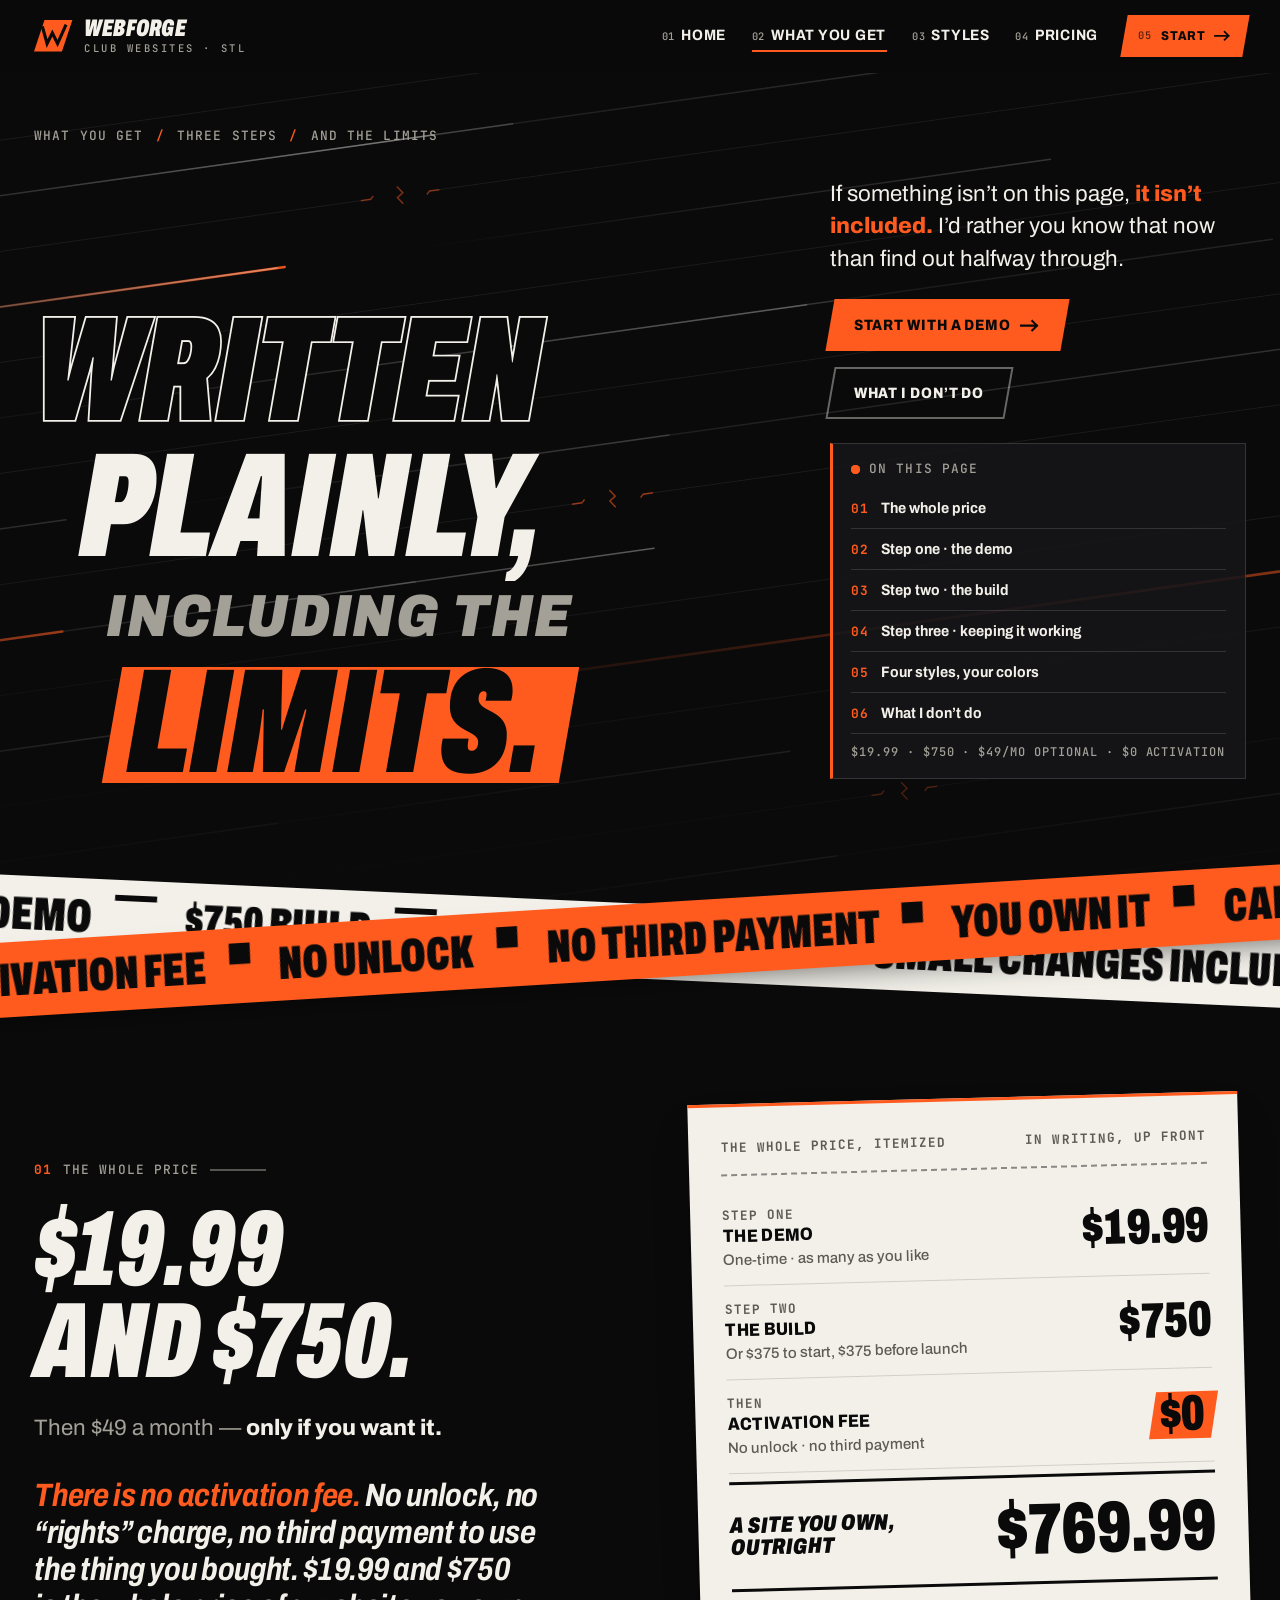
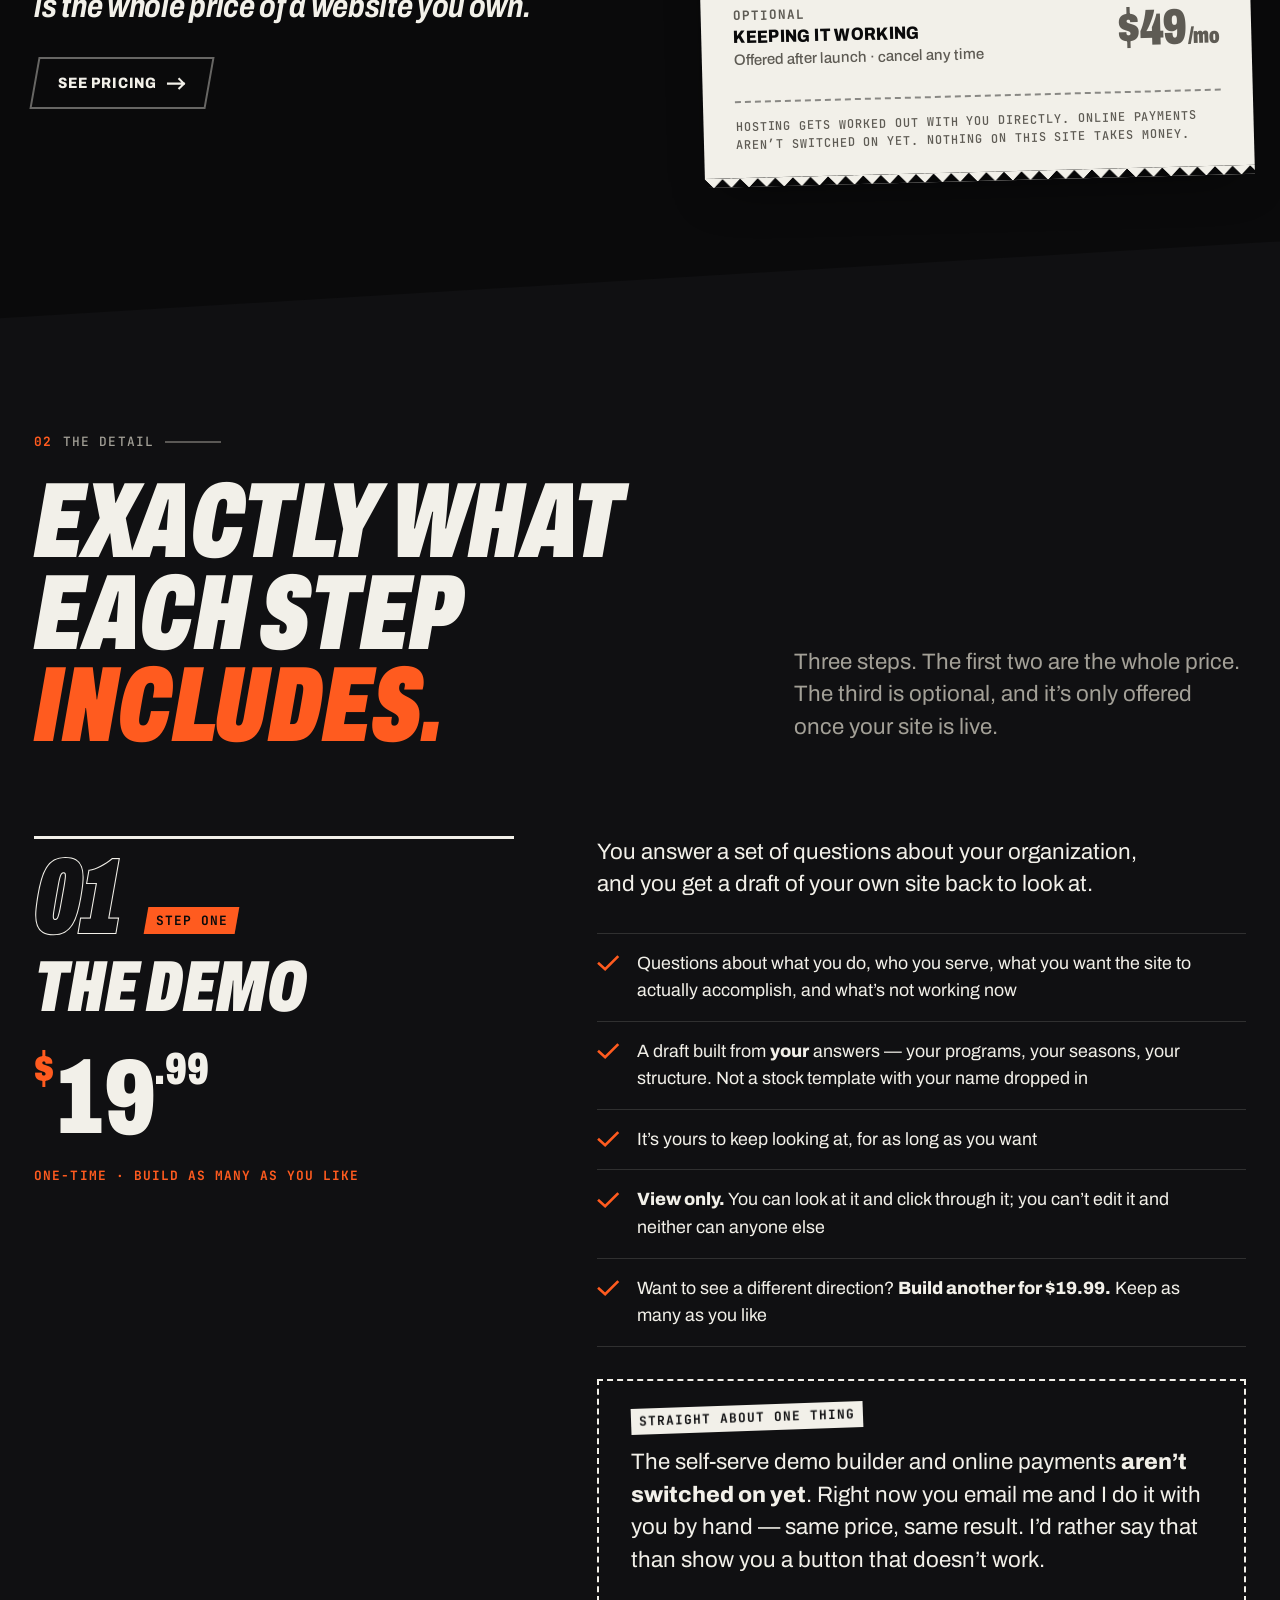
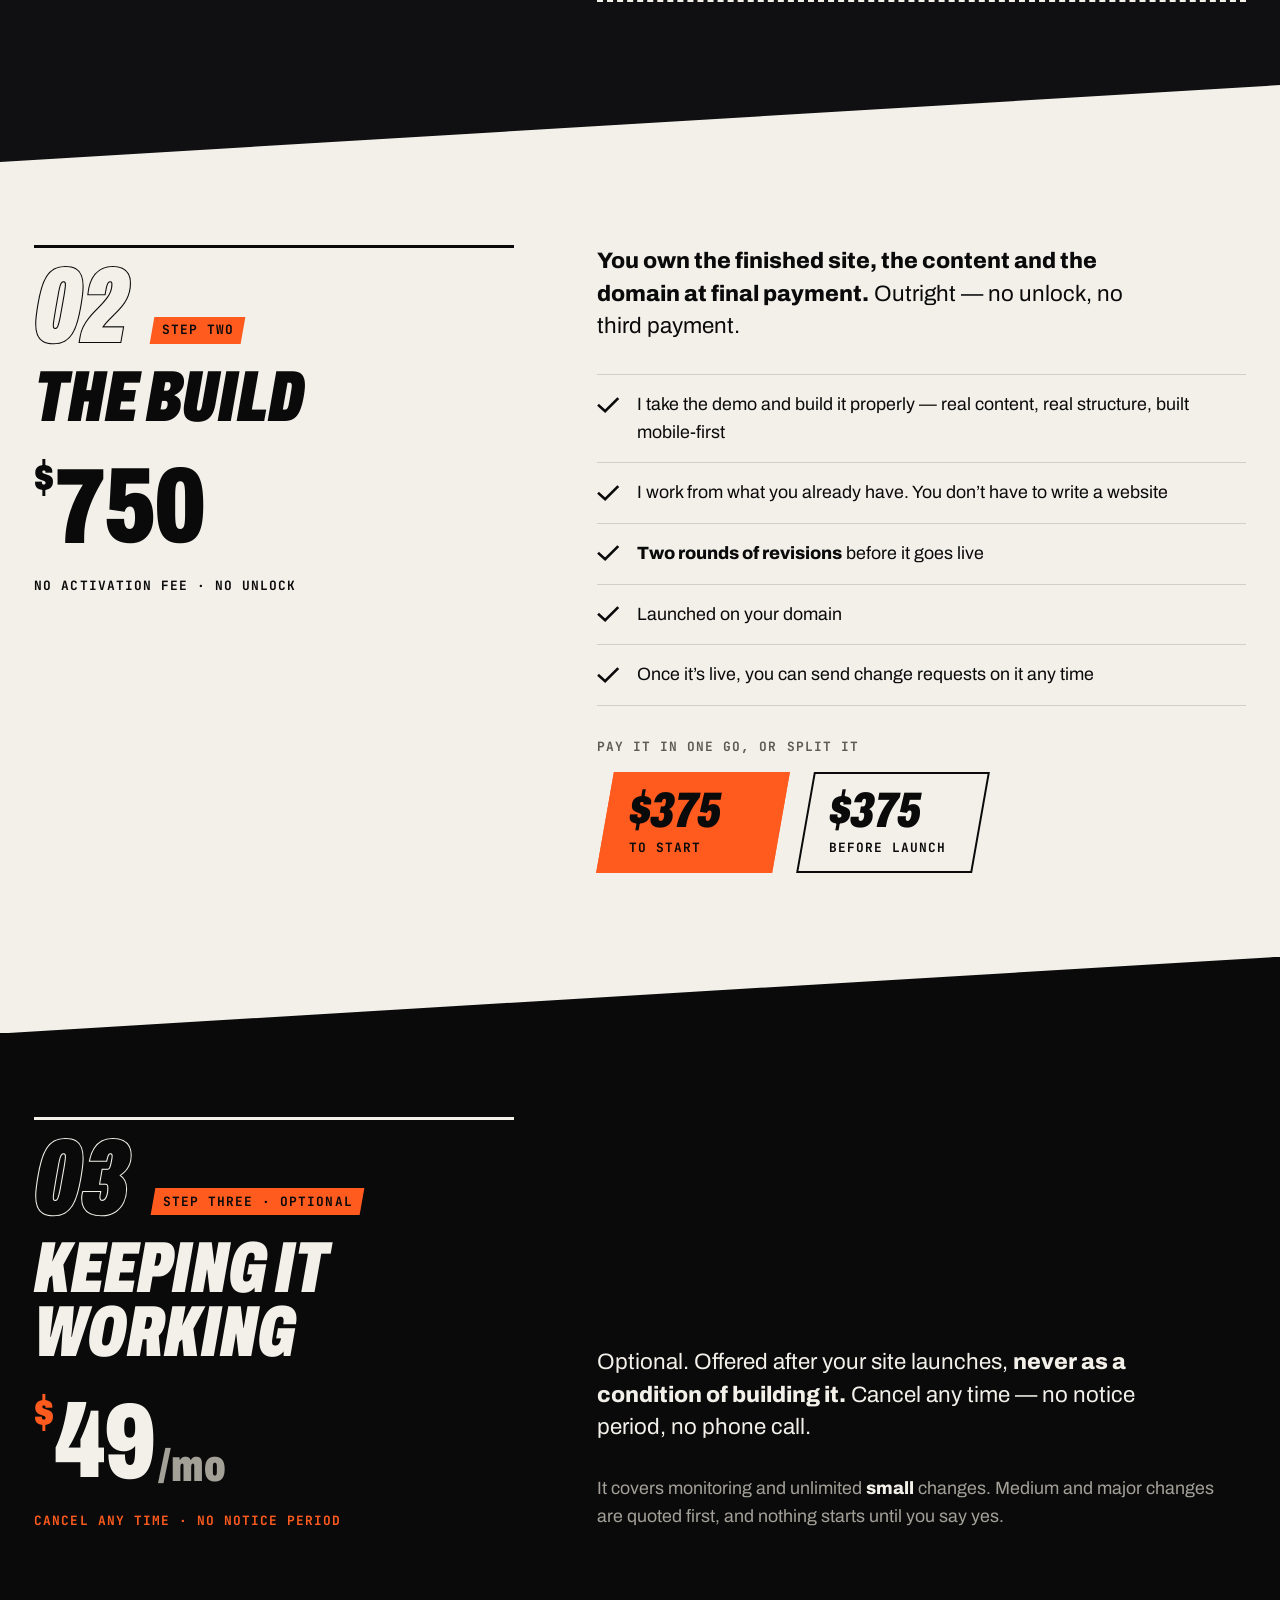
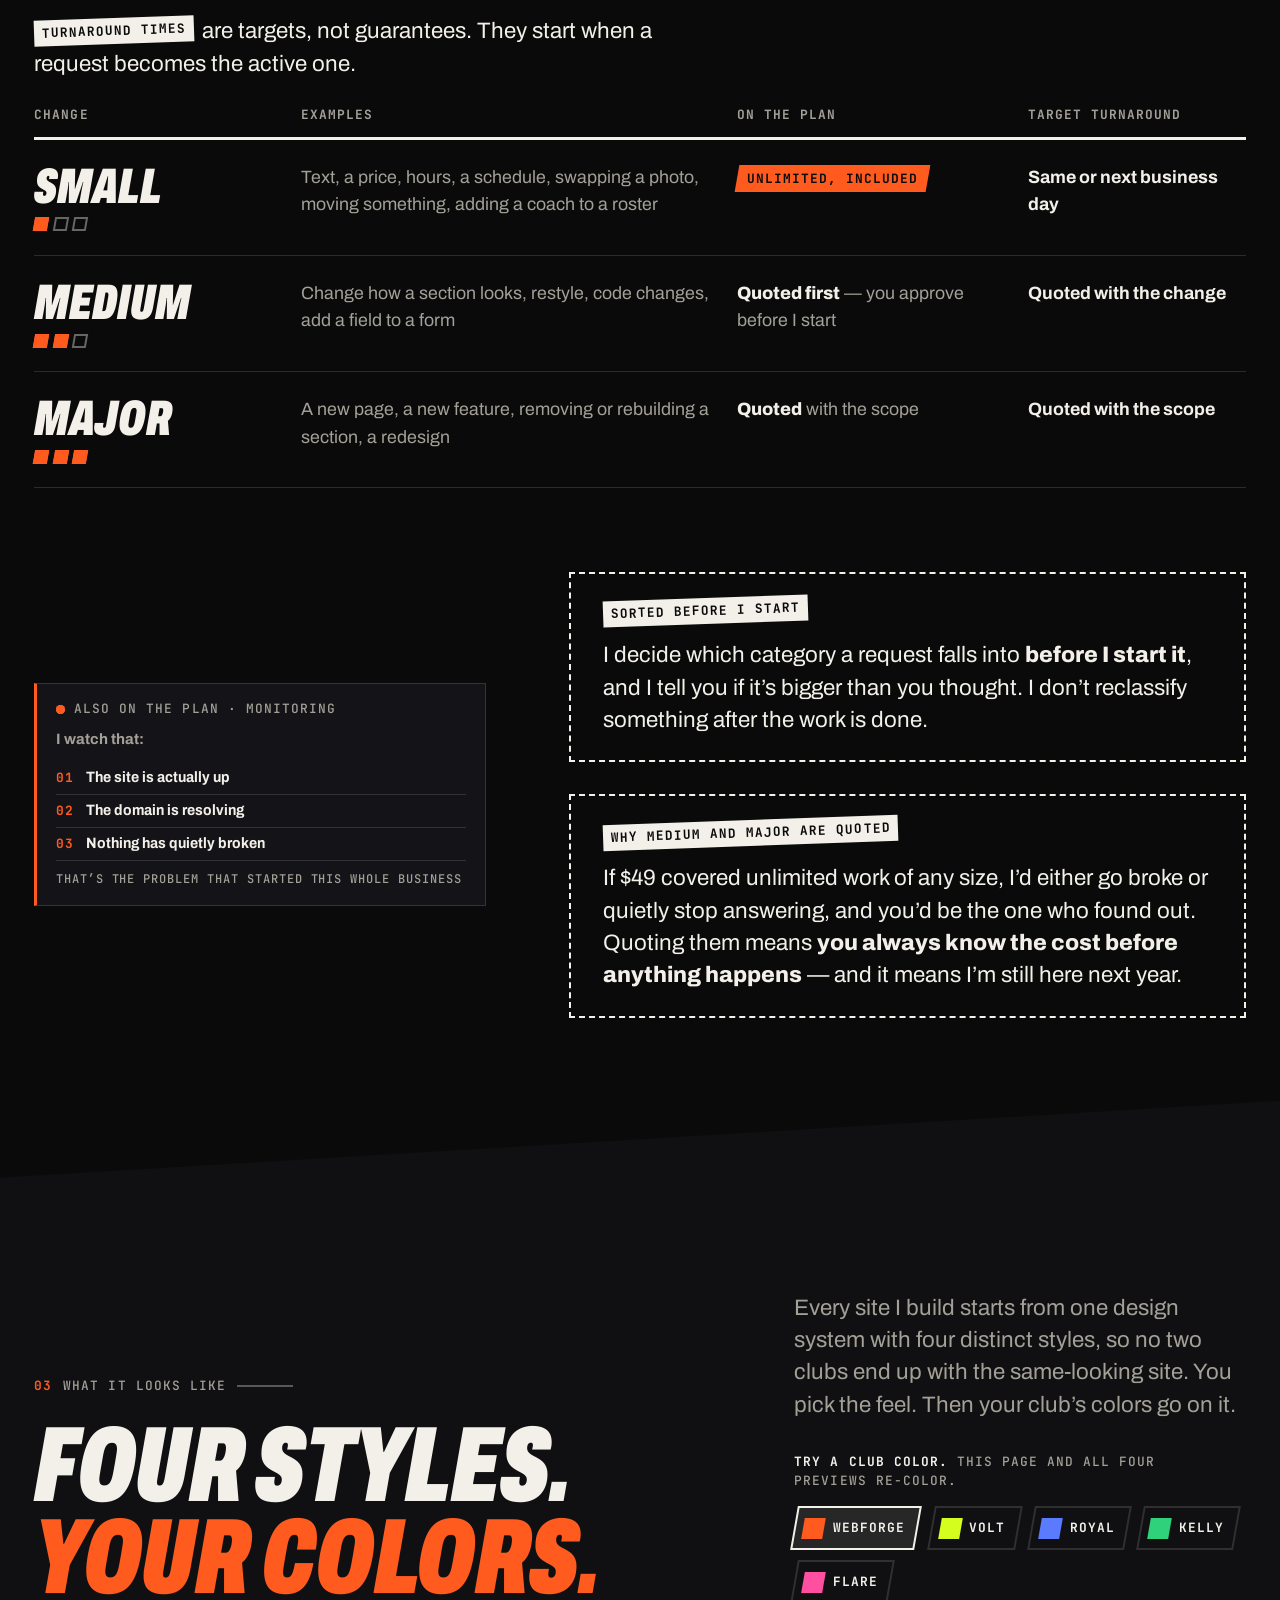
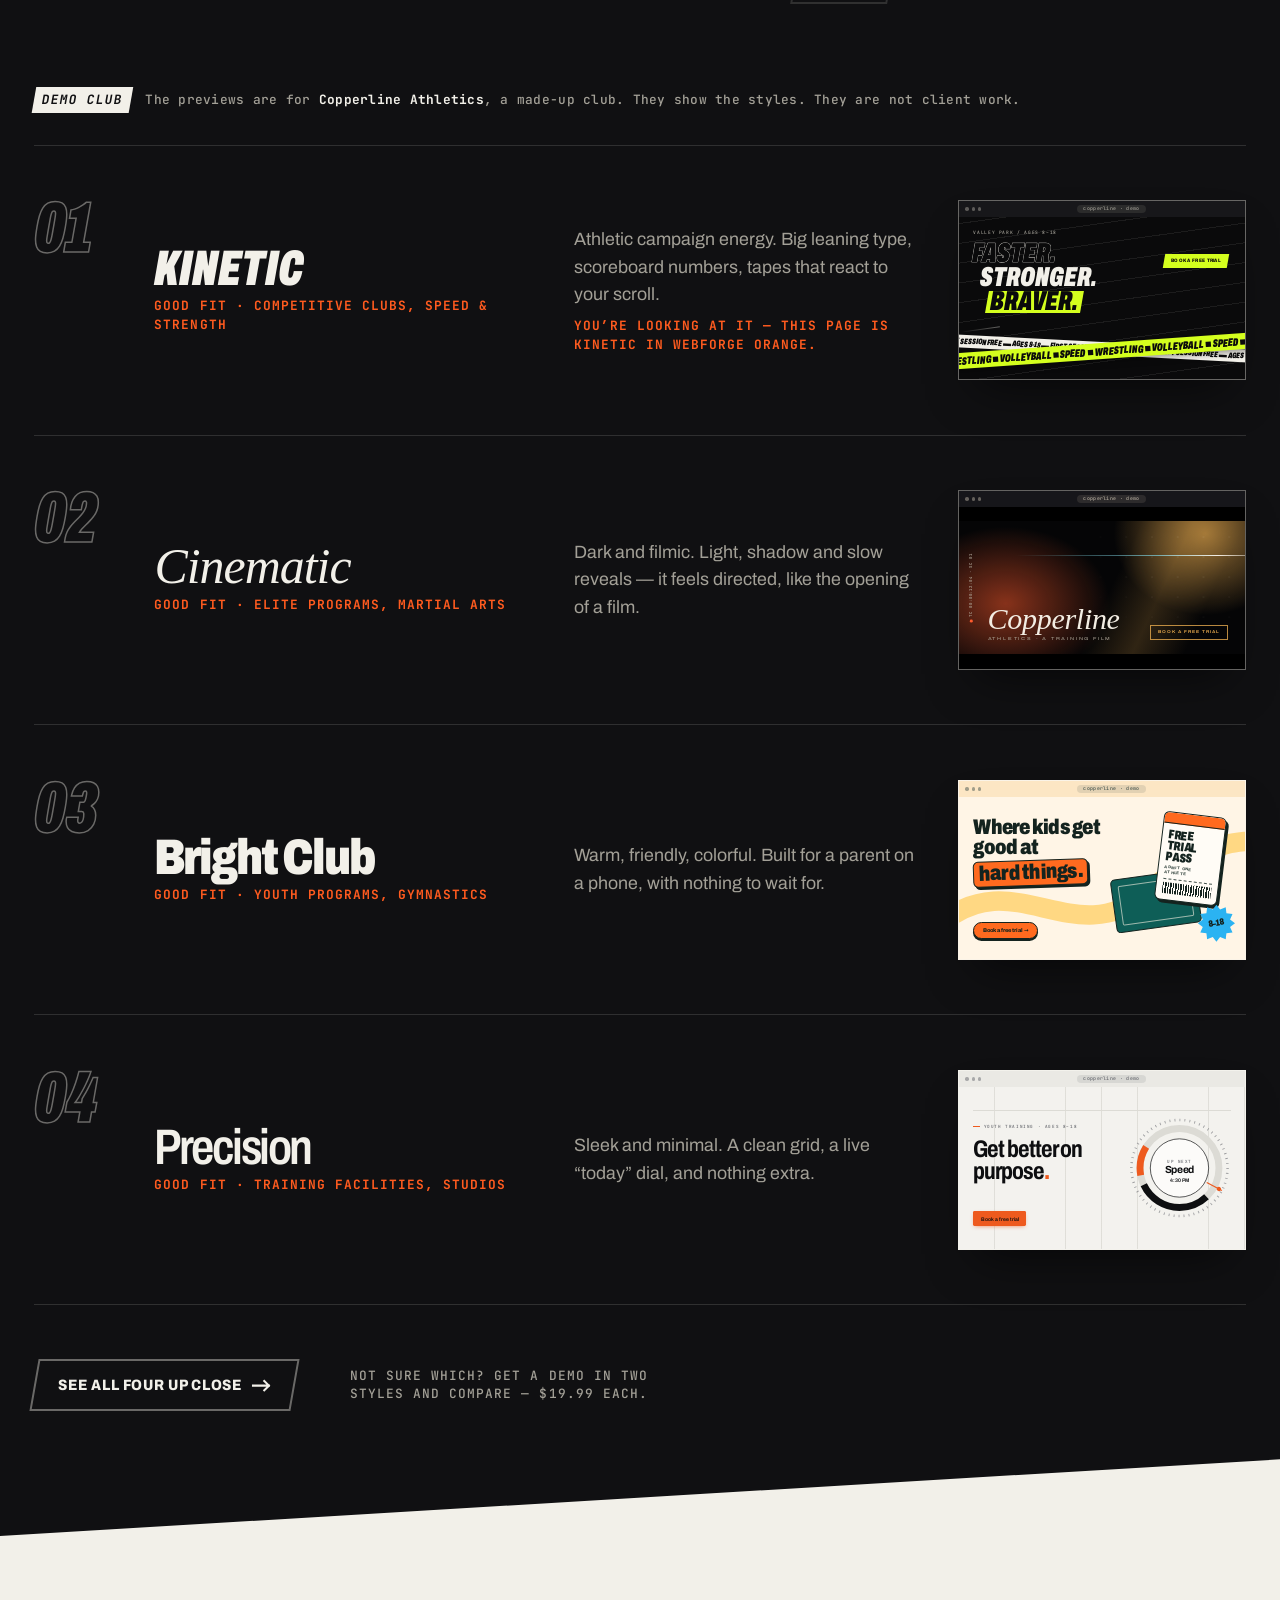
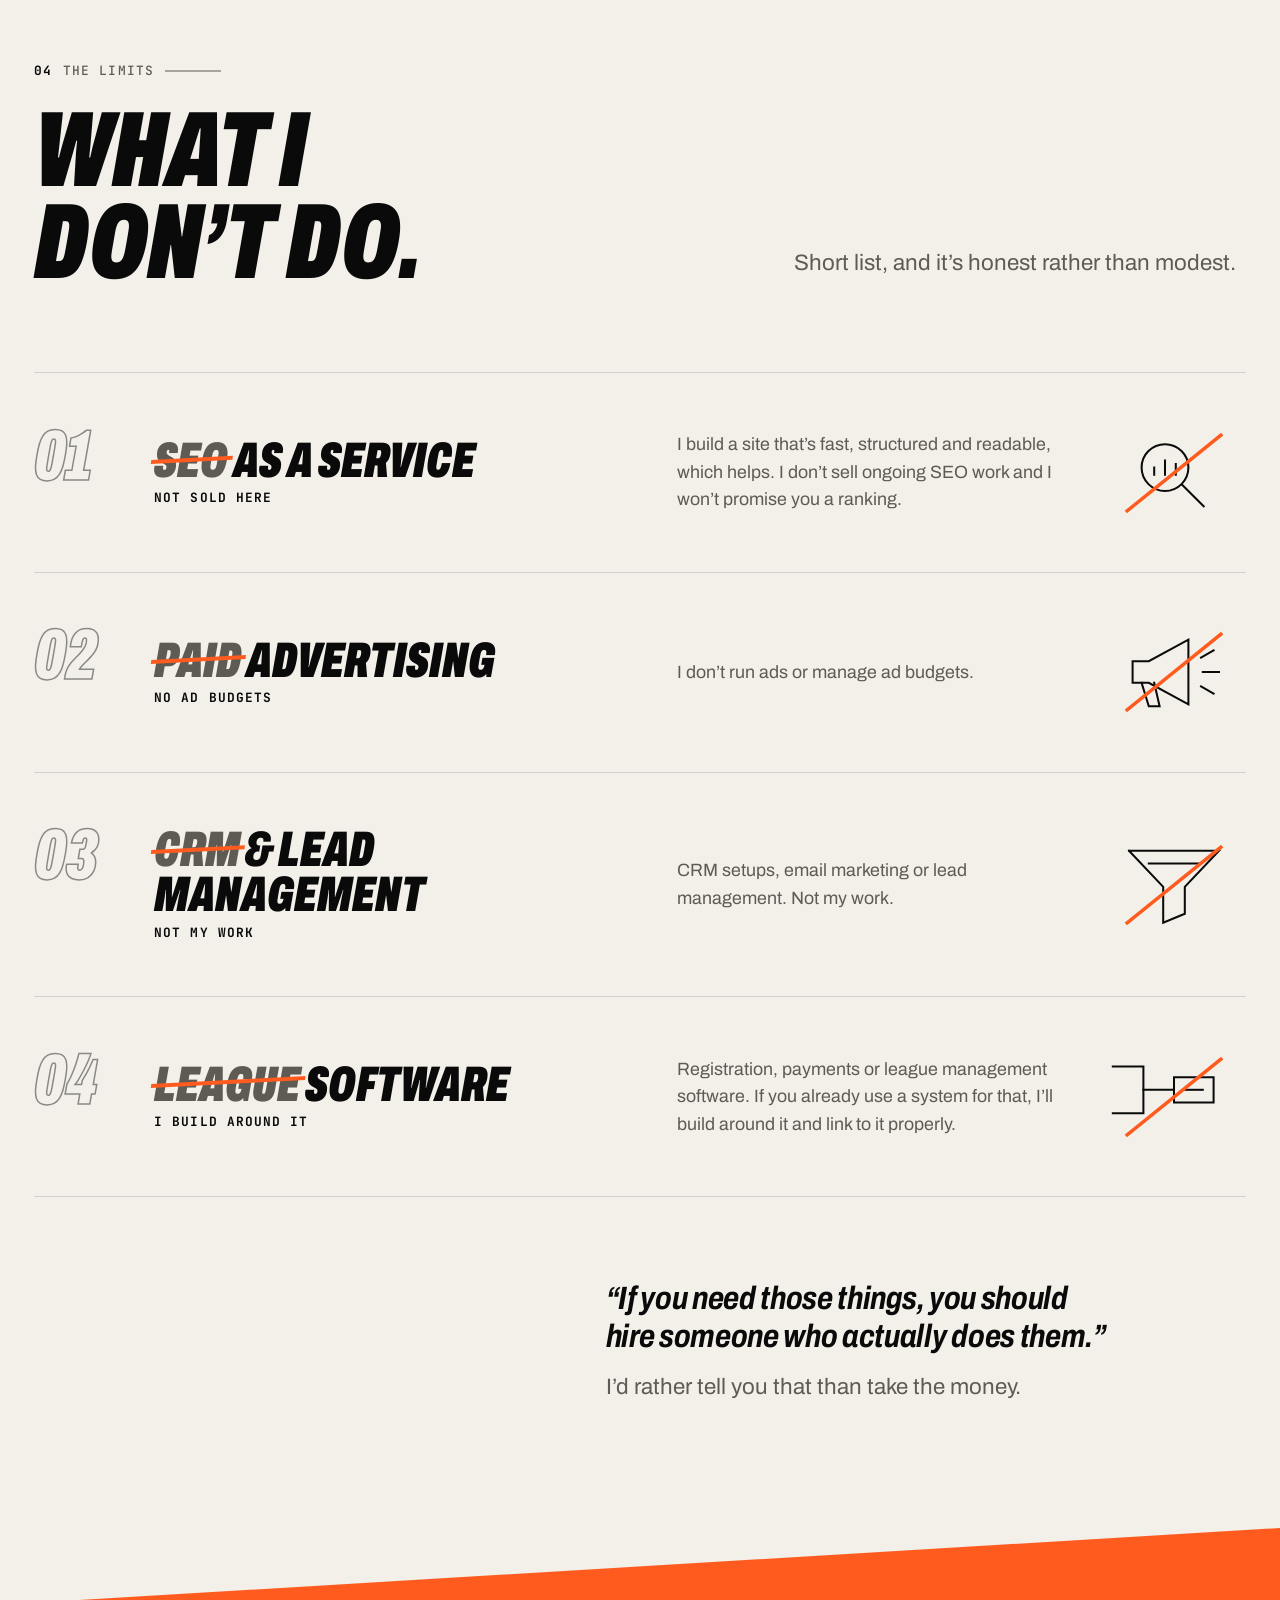
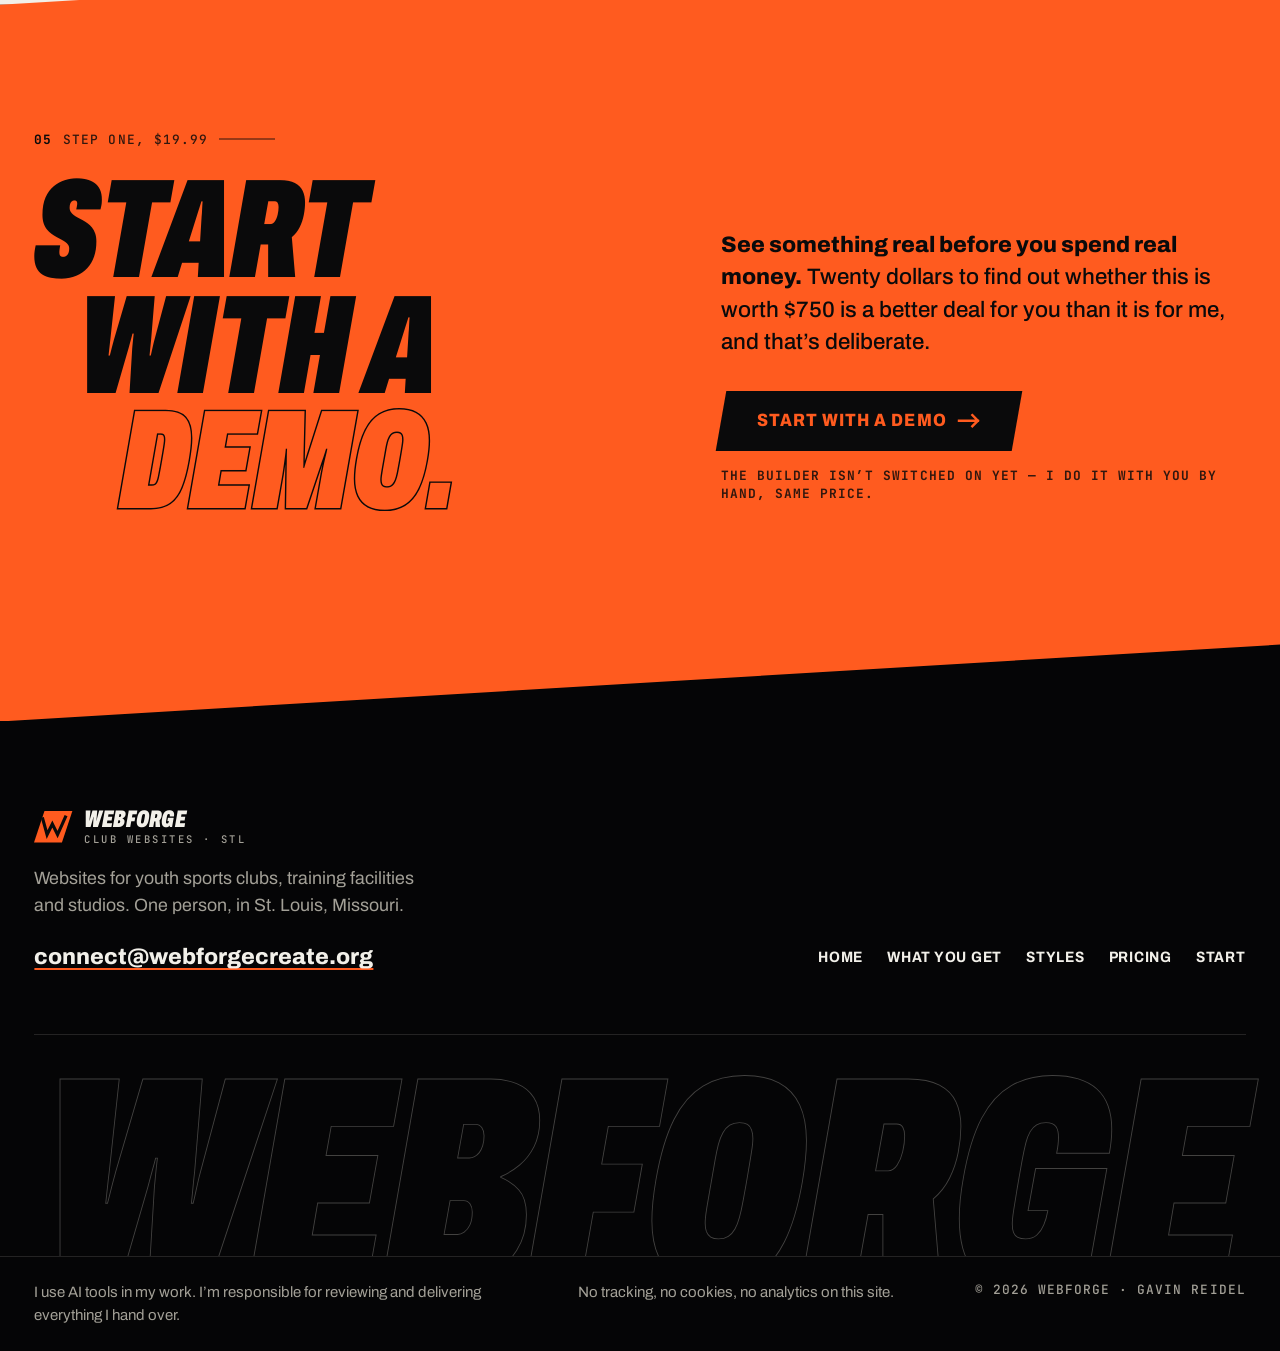
<file: what-you-get.html>
<!doctype html>
<html lang="en">
<head>
<meta charset="utf-8">
<meta name="viewport" content="width=device-width, initial-scale=1, viewport-fit=cover">
<title>What you get — WebForge</title>
<meta name="description" content="Exactly what the $19.99 demo, the $750 build and the optional $49 monthly plan include — and what they don’t. No activation fee. Written plainly, including the limits.">
<meta property="og:title" content="What you get — WebForge">
<meta property="og:description" content="The demo, the build, the plan, and the limits — written plainly.">
<meta property="og:type" content="website">
<meta name="theme-color" content="#0A0A0B">
<!-- ICONS + SHARING · same on every page; only canonical and og:url change per page -->
<link rel="canonical" href="https://webforgecreate.org/what-you-get.html">
<meta property="og:url" content="https://webforgecreate.org/what-you-get.html">
<link rel="icon" href="favicon.ico" sizes="32x32">
<link rel="icon" href="favicon.svg" type="image/svg+xml">
<link rel="apple-touch-icon" href="apple-touch-icon.png">
<link rel="manifest" href="site.webmanifest">
<meta property="og:site_name" content="WebForge">
<meta property="og:image" content="https://webforgecreate.org/og-image.png">
<meta property="og:image:width" content="1200">
<meta property="og:image:height" content="630">
<meta property="og:image:alt" content="WebForge — Most club websites break quietly. 35 St. Louis club sites checked, 28 had something concretely wrong.">
<meta name="twitter:card" content="summary_large_image">
<!-- HEAD · copy the six lines below into every page (the inline script stops the phone menu flashing open) -->
<script>document.documentElement.classList.add('js')</script>
<link rel="stylesheet" href="fonts/forge.css">
<link rel="stylesheet" href="style.css">
<script src="script.js" defer></script>
</head>
<body>

<a class="skip-link" href="#main">Skip to main content</a>
<div class="scroll-progress" aria-hidden="true"></div>

<!-- ═══════════════════════════════════════════════════════════════════════
     SITE HEADER · copy this block verbatim into every page.
     The ONLY change per page: move aria-current="page" to that page's link.
     (On the Styles link, leave it off — it is a spot on the home page.)
     ═══════════════════════════════════════════════════════════════════════ -->
<header class="site-header surface-ink" data-header>
  <div class="site-header__inner">
    <a class="brand" href="index.html">
      <svg class="brand__mark" viewBox="0 0 44 36" aria-hidden="true" focusable="false"><path class="brand__slab" d="M12 0h32L32 36H0z"/><path class="brand__spark" d="M10 9l5 18 6-12 6 12 9-20"/></svg>
      <span class="brand__word"><span class="brand__name">WebForge</span><span class="brand__sub">Club websites · STL</span></span>
    </a>
    <nav class="nav" aria-label="Main">
      <button class="nav__toggle" type="button" aria-expanded="false" aria-controls="nav-menu"><span class="nav__bars" aria-hidden="true"></span><span data-nav-label>Menu</span></button>
      <ul class="nav__menu" id="nav-menu">
        <li><a href="index.html"><span class="nav__no" aria-hidden="true">01</span>Home</a></li>
        <li><a href="what-you-get.html" aria-current="page"><span class="nav__no" aria-hidden="true">02</span>What you get</a></li>
        <li><a href="index.html#styles"><span class="nav__no" aria-hidden="true">03</span>Styles</a></li>
        <li><a href="pricing.html"><span class="nav__no" aria-hidden="true">04</span>Pricing</a></li>
        <li class="nav__start"><a class="btn btn--accent btn--sm" href="start.html"><span class="nav__no" aria-hidden="true">05</span>Start <svg class="btn__arrow" viewBox="0 0 20 12" aria-hidden="true" focusable="false"><path d="M0 6h17M12 1l5 5-5 5"/></svg></a></li>
      </ul>
    </nav>
  </div>
</header>
<!-- ═══════════════════════════ END SITE HEADER ═══════════════════════════ -->

<main id="main">

  <!-- ═══════════ HERO ═══════════ -->
  <section class="hero hero--wyg surface-ink" id="top" aria-labelledby="hero-title" data-hero>
    <canvas class="hero__lanes" aria-hidden="true"></canvas>
    <div class="wrap hero__grid">
      <p class="hero__meta mono"><span>What you get</span><span>Three steps</span><span>And the limits</span></p>

      <h1 class="hero__title" id="hero-title">
        <span class="hero__line hero__line--1"><span class="hero__word">Written</span></span>
        <span class="hero__line hero__line--2"><span class="hero__word">plainly,</span></span>
        <span class="hero__line hero__line--kicker"><span class="hero__word">including the</span></span>
        <span class="hero__line hero__line--3"><span class="hero__word"><span class="zero__lit">limits.</span></span></span>
      </h1>

      <div class="hero__aside">
        <p class="hero__lede">If something isn’t on this page, <strong>it isn’t included.</strong> I’d rather you know that now than find out halfway through.</p>
        <div class="hero__ctas" data-hero-ctas>
          <a class="btn btn--accent" href="start.html#demo">Start with a demo <svg class="btn__arrow" viewBox="0 0 20 12" aria-hidden="true" focusable="false"><path d="M0 6h17M12 1l5 5-5 5"/></svg></a>
          <a class="btn btn--ghost" href="#limits">What I don’t do</a>
        </div>
        <nav class="check-card wyg-toc" aria-label="On this page">
          <p class="check-card__label mono"><span class="ping" aria-hidden="true"></span>On this page</p>
          <ol class="check-card__list">
            <li><span class="mono" aria-hidden="true">01</span><a href="#price">The whole price</a></li>
            <li><span class="mono" aria-hidden="true">02</span><a href="#demo">Step one · the demo</a></li>
            <li><span class="mono" aria-hidden="true">03</span><a href="#build">Step two · the build</a></li>
            <li><span class="mono" aria-hidden="true">04</span><a href="#care">Step three · keeping it working</a></li>
            <li><span class="mono" aria-hidden="true">05</span><a href="#four-styles">Four styles, your colors</a></li>
            <li><span class="mono" aria-hidden="true">06</span><a href="#limits">What I don’t do</a></li>
          </ol>
          <p class="check-card__foot mono">$19.99 · $750 · $49/mo optional · $0 activation</p>
          <span class="check-card__scan" aria-hidden="true"></span>
        </nav>
      </div>
    </div>
  </section>

  <!-- ═══════════ TAPES ═══════════ -->
  <div class="tapes" aria-hidden="true">
    <div class="tape tape--back surface-chalk"><div class="tape__lean"><div class="tape__track">
      <span>$19.99 demo</span><i></i><span>$750 build</span><i></i><span>$49/mo optional</span><i></i><span>Small changes included</span><i></i><span>St. Louis</span><i></i><span>$19.99 demo</span><i></i><span>$750 build</span><i></i><span>$49/mo optional</span><i></i><span>Small changes included</span><i></i><span>St. Louis</span><i></i>
      <span>$19.99 demo</span><i></i><span>$750 build</span><i></i><span>$49/mo optional</span><i></i><span>Small changes included</span><i></i><span>St. Louis</span><i></i><span>$19.99 demo</span><i></i><span>$750 build</span><i></i><span>$49/mo optional</span><i></i><span>Small changes included</span><i></i><span>St. Louis</span><i></i>
    </div></div></div>
    <div class="tape tape--front surface-accent"><div class="tape__lean"><div class="tape__track">
      <span>No activation fee</span><i></i><span>No unlock</span><i></i><span>No third payment</span><i></i><span>You own it</span><i></i><span>Cancel any time</span><i></i><span>No activation fee</span><i></i><span>No unlock</span><i></i><span>No third payment</span><i></i><span>You own it</span><i></i><span>Cancel any time</span><i></i>
      <span>No activation fee</span><i></i><span>No unlock</span><i></i><span>No third payment</span><i></i><span>You own it</span><i></i><span>Cancel any time</span><i></i><span>No activation fee</span><i></i><span>No unlock</span><i></i><span>No third payment</span><i></i><span>You own it</span><i></i><span>Cancel any time</span><i></i>
    </div></div></div>
  </div>

  <!-- ═══════════ 01 · THE WHOLE PRICE ═══════════ -->
  <section class="wyg-whole surface-ink" id="price" aria-labelledby="price-title">
    <div class="wrap wyg-whole__grid">
      <div class="wyg-whole__copy">
        <header class="sec-head">
          <p class="sec-index"><b>01</b> The whole price</p>
          <h2 class="sec-title" id="price-title" data-reveal>$19.99<br>and $750.</h2>
          <p class="sec-lede" data-reveal style="--i:1">Then $49 a month — <strong class="wyg-em">only if you want it.</strong></p>
        </header>
        <p class="thesis__quote" data-reveal style="--i:2"><span class="hl">There is no activation fee.</span> No unlock, no “rights” charge, no third payment to use the thing you bought. $19.99 and $750 is the whole price of a website you own.</p>
        <div class="pricing__foot">
          <a class="btn btn--ghost" href="pricing.html">See pricing <svg class="btn__arrow" viewBox="0 0 20 12" aria-hidden="true" focusable="false"><path d="M0 6h17M12 1l5 5-5 5"/></svg></a>
        </div>
      </div>

      <div class="wyg-bill surface-chalk" data-reveal style="--i:1">
        <p class="wyg-bill__head mono"><span>The whole price, itemized</span><span>In writing, up front</span></p>
        <dl class="wyg-bill__list">
          <div class="wyg-bill__row">
            <dt><b>Step one</b> The demo<span>One-time · as many as you like</span></dt>
            <dd>$19.99</dd>
          </div>
          <div class="wyg-bill__row">
            <dt><b>Step two</b> The build<span>Or $375 to start, $375 before launch</span></dt>
            <dd>$750</dd>
          </div>
          <div class="wyg-bill__row wyg-bill__row--zero">
            <dt><b>Then</b> Activation fee<span>No unlock · no third payment</span></dt>
            <dd><span class="zero__lit">$0</span></dd>
          </div>
          <div class="wyg-bill__row wyg-bill__row--total">
            <dt>A site you own, outright</dt>
            <dd>$769.99</dd>
          </div>
          <div class="wyg-bill__row wyg-bill__row--opt">
            <dt><b>Optional</b> Keeping it working<span>Offered after launch · cancel any time</span></dt>
            <dd>$49<small>/mo</small></dd>
          </div>
        </dl>
        <p class="wyg-bill__foot mono">Hosting gets worked out with you directly. Online payments aren’t switched on yet. Nothing on this site takes money.</p>
      </div>
    </div>
  </section>

  <!-- ═══════════ 02 · THE DETAIL ═══════════ -->
  <section class="wyg-detail" id="detail" aria-labelledby="detail-title">

    <!-- Step one · the demo -->
    <div class="wyg-step surface-ink-2 wyg-cut" id="demo">
      <div class="wrap">
        <header class="sec-head sec-head--row">
          <div class="sec-head">
            <p class="sec-index"><b>02</b> The detail</p>
            <h2 class="sec-title" id="detail-title" data-reveal>Exactly what<br>each step<br><span class="hl">includes.</span></h2>
          </div>
          <p class="sec-lede" data-reveal style="--i:1">Three steps. The first two are the whole price. The third is optional, and it’s only offered once your site is live.</p>
        </header>

        <div class="wyg-step__grid">
          <header class="wyg-step__head" data-reveal>
            <div class="wyg-step__top"><span class="step__no" aria-hidden="true">01</span><p class="step__tag mono">Step one</p></div>
            <h3 class="wyg-step__title">The demo</h3>
            <p class="price__amt"><span class="price__cur">$</span><span data-odometer>19</span><span class="price__cents">.99</span></p>
            <p class="price__when mono">One-time · build as many as you like</p>
          </header>
          <div class="wyg-step__body">
            <p class="wyg-step__lede">You answer a set of questions about your organization, and you get a draft of your own site back to look at.</p>
            <ul class="wyg-ticks">
              <li data-reveal style="--i:0"><svg class="wyg-tick" viewBox="0 0 22 16" aria-hidden="true" focusable="false"><path pathLength="1" d="M2 8.5l6 5.5L20 2"/></svg><span>Questions about what you do, who you serve, what you want the site to actually accomplish, and what’s not working now</span></li>
              <li data-reveal style="--i:1"><svg class="wyg-tick" viewBox="0 0 22 16" aria-hidden="true" focusable="false"><path pathLength="1" d="M2 8.5l6 5.5L20 2"/></svg><span>A draft built from <strong>your</strong> answers — your programs, your seasons, your structure. Not a stock template with your name dropped in</span></li>
              <li data-reveal style="--i:2"><svg class="wyg-tick" viewBox="0 0 22 16" aria-hidden="true" focusable="false"><path pathLength="1" d="M2 8.5l6 5.5L20 2"/></svg><span>It’s yours to keep looking at, for as long as you want</span></li>
              <li data-reveal style="--i:3"><svg class="wyg-tick" viewBox="0 0 22 16" aria-hidden="true" focusable="false"><path pathLength="1" d="M2 8.5l6 5.5L20 2"/></svg><span><strong>View only.</strong> You can look at it and click through it; you can’t edit it and neither can anyone else</span></li>
              <li data-reveal style="--i:3"><svg class="wyg-tick" viewBox="0 0 22 16" aria-hidden="true" focusable="false"><path pathLength="1" d="M2 8.5l6 5.5L20 2"/></svg><span>Want to see a different direction? <strong>Build another for $19.99.</strong> Keep as many as you like</span></li>
            </ul>
            <div class="heads-up" role="note">
              <p class="heads-up__stamp mono">Straight about one thing</p>
              <p class="heads-up__text">The self-serve demo builder and online payments <strong>aren’t switched on yet</strong>. Right now you email me and I do it with you by hand — same price, same result. I’d rather say that than show you a button that doesn’t work.</p>
            </div>
          </div>
        </div>
      </div>
    </div>

    <!-- Step two · the build -->
    <div class="wyg-step surface-chalk wyg-cut" id="build">
      <div class="wrap wyg-step__grid">
        <header class="wyg-step__head" data-reveal>
          <div class="wyg-step__top"><span class="step__no" aria-hidden="true">02</span><p class="step__tag mono">Step two</p></div>
          <h3 class="wyg-step__title">The build</h3>
          <p class="price__amt"><span class="price__cur">$</span><span data-odometer>750</span></p>
          <p class="price__when mono">No activation fee · no unlock</p>
        </header>
        <div class="wyg-step__body">
          <p class="wyg-step__lede"><strong>You own the finished site, the content and the domain at final payment.</strong> Outright — no unlock, no third payment.</p>
          <ul class="wyg-ticks">
            <li data-reveal style="--i:0"><svg class="wyg-tick" viewBox="0 0 22 16" aria-hidden="true" focusable="false"><path pathLength="1" d="M2 8.5l6 5.5L20 2"/></svg><span>I take the demo and build it properly — real content, real structure, built mobile-first</span></li>
            <li data-reveal style="--i:1"><svg class="wyg-tick" viewBox="0 0 22 16" aria-hidden="true" focusable="false"><path pathLength="1" d="M2 8.5l6 5.5L20 2"/></svg><span>I work from what you already have. You don’t have to write a website</span></li>
            <li data-reveal style="--i:2"><svg class="wyg-tick" viewBox="0 0 22 16" aria-hidden="true" focusable="false"><path pathLength="1" d="M2 8.5l6 5.5L20 2"/></svg><span><strong>Two rounds of revisions</strong> before it goes live</span></li>
            <li data-reveal style="--i:3"><svg class="wyg-tick" viewBox="0 0 22 16" aria-hidden="true" focusable="false"><path pathLength="1" d="M2 8.5l6 5.5L20 2"/></svg><span>Launched on your domain</span></li>
            <li data-reveal style="--i:3"><svg class="wyg-tick" viewBox="0 0 22 16" aria-hidden="true" focusable="false"><path pathLength="1" d="M2 8.5l6 5.5L20 2"/></svg><span>Once it’s live, you can send change requests on it any time</span></li>
          </ul>
          <div class="wyg-split" data-reveal>
            <p class="wyg-split__label mono">Pay it in one go, or split it</p>
            <ol class="wyg-split__list">
              <li><b>$375</b><span class="mono">To start</span></li>
              <li><b>$375</b><span class="mono">Before launch</span></li>
            </ol>
          </div>
        </div>
      </div>
    </div>

    <!-- Step three · keeping it working -->
    <div class="wyg-step wyg-care surface-ink wyg-cut" id="care">
      <div class="wrap">
        <div class="wyg-step__grid wyg-step__grid--flat">
          <header class="wyg-step__head" data-reveal>
            <div class="wyg-step__top"><span class="step__no" aria-hidden="true">03</span><p class="step__tag mono">Step three · optional</p></div>
            <h3 class="wyg-step__title">Keeping it working</h3>
            <p class="price__amt"><span class="price__cur">$</span><span data-odometer>49</span><span class="price__per">/mo</span></p>
            <p class="price__when mono">Cancel any time · no notice period</p>
          </header>
          <div class="wyg-step__body">
            <p class="wyg-step__lede">Optional. Offered after your site launches, <strong>never as a condition of building it.</strong> Cancel any time — no notice period, no phone call.</p>
            <p class="wyg-step__text">It covers monitoring and unlimited <strong>small</strong> changes. Medium and major changes are quoted first, and nothing starts until you say yes.</p>
          </div>
        </div>

        <div class="wyg-sizes-wrap" data-reveal>
          <table class="wyg-sizes" role="table">
            <caption><span class="wyg-stamp mono">Turnaround times</span> are targets, not guarantees. They start when a request becomes the active one.</caption>
            <thead role="rowgroup">
              <tr role="row"><th scope="col" role="columnheader">Change</th><th scope="col" role="columnheader">Examples</th><th scope="col" role="columnheader">On the plan</th><th scope="col" role="columnheader">Target turnaround</th></tr>
            </thead>
            <tbody role="rowgroup">
              <tr role="row">
                <th scope="row" role="rowheader"><span class="wyg-size">Small</span><span class="wyg-meter" data-n="1" aria-hidden="true"><i></i><i></i><i></i></span></th>
                <td role="cell" data-label="Examples"><span>Text, a price, hours, a schedule, swapping a photo, moving something, adding a coach to a roster</span></td>
                <td role="cell" data-label="On the plan"><span><span class="step__tag mono">Unlimited, included</span></span></td>
                <td role="cell" data-label="Target turnaround"><span>Same or next business day</span></td>
              </tr>
              <tr role="row">
                <th scope="row" role="rowheader"><span class="wyg-size">Medium</span><span class="wyg-meter" data-n="2" aria-hidden="true"><i></i><i></i><i></i></span></th>
                <td role="cell" data-label="Examples"><span>Change how a section looks, restyle, code changes, add a field to a form</span></td>
                <td role="cell" data-label="On the plan"><span><strong>Quoted first</strong> — you approve before I start</span></td>
                <td role="cell" data-label="Target turnaround"><span>Quoted with the change</span></td>
              </tr>
              <tr role="row">
                <th scope="row" role="rowheader"><span class="wyg-size">Major</span><span class="wyg-meter" data-n="3" aria-hidden="true"><i></i><i></i><i></i></span></th>
                <td role="cell" data-label="Examples"><span>A new page, a new feature, removing or rebuilding a section, a redesign</span></td>
                <td role="cell" data-label="On the plan"><span><strong>Quoted</strong> with the scope</span></td>
                <td role="cell" data-label="Target turnaround"><span>Quoted with the scope</span></td>
              </tr>
            </tbody>
          </table>
        </div>

        <div class="wyg-care__grid">
          <div class="check-card" data-reveal>
            <p class="check-card__label mono"><span class="ping" aria-hidden="true"></span>Also on the plan · monitoring</p>
            <p class="wyg-care__lead">I watch that:</p>
            <ol class="check-card__list">
              <li><span class="mono" aria-hidden="true">01</span>The site is actually up</li>
              <li><span class="mono" aria-hidden="true">02</span>The domain is resolving</li>
              <li><span class="mono" aria-hidden="true">03</span>Nothing has quietly broken</li>
            </ol>
            <p class="check-card__foot mono">That’s the problem that started this whole business</p>
            <span class="check-card__scan" aria-hidden="true"></span>
          </div>
          <div class="wyg-care__notes">
            <div class="heads-up" role="note" data-reveal style="--i:1">
              <p class="heads-up__stamp mono">Sorted before I start</p>
              <p class="heads-up__text">I decide which category a request falls into <strong>before I start it</strong>, and I tell you if it’s bigger than you thought. I don’t reclassify something after the work is done.</p>
            </div>
            <div class="heads-up" role="note" data-reveal style="--i:2">
              <p class="heads-up__stamp mono">Why medium and major are quoted</p>
              <p class="heads-up__text">If $49 covered unlimited work of any size, I’d either go broke or quietly stop answering, and you’d be the one who found out. Quoting them means <strong>you always know the cost before anything happens</strong> — and it means I’m still here next year.</p>
            </div>
          </div>
        </div>
      </div>
    </div>
  </section>

  <!-- ═══════════ 03 · FOUR STYLES ═══════════ -->
  <section class="styles surface-ink-2" id="four-styles" aria-labelledby="looks-title" data-styles>
    <div class="wrap">
      <header class="sec-head sec-head--row">
        <div class="sec-head">
          <p class="sec-index"><b>03</b> What it looks like</p>
          <h2 class="sec-title" id="looks-title" data-reveal>Four styles.<br><span class="hl">Your colors.</span></h2>
        </div>
        <div class="sec-aside" data-reveal style="--i:1">
          <p class="sec-lede">Every site I build starts from one design system with four distinct styles, so no two clubs end up with the same-looking site. You pick the feel. Then your club’s colors go on it.</p>
          <div class="colorway" role="group" aria-labelledby="cw-label">
            <p class="colorway__label mono" id="cw-label"><b>Try a club color.</b> This page and all four previews re-color.</p>
            <div class="swatches">
              <button type="button" class="swatch" data-colorway-btn="forge" aria-pressed="true"><i aria-hidden="true"></i>WebForge</button>
              <button type="button" class="swatch" data-colorway-btn="volt" aria-pressed="false"><i aria-hidden="true"></i>Volt</button>
              <button type="button" class="swatch" data-colorway-btn="royal" aria-pressed="false"><i aria-hidden="true"></i>Royal</button>
              <button type="button" class="swatch" data-colorway-btn="kelly" aria-pressed="false"><i aria-hidden="true"></i>Kelly</button>
              <button type="button" class="swatch" data-colorway-btn="flare" aria-pressed="false"><i aria-hidden="true"></i>Flare</button>
            </div>
            <p class="sr-only" aria-live="polite" data-colorway-status></p>
          </div>
        </div>
      </header>

      <p class="demo-note mono"><span class="demo-note__flag">Demo club</span><span>The previews are for <b>Copperline Athletics</b>, a made-up club. They show the styles. They are not client work.</span></p>

      <ol class="lanes wyg-looks">
        <li class="lane" data-style="kinetic" data-reveal>
          <span class="lane__no" aria-hidden="true">01</span>
          <div class="lane__head">
            <h3 class="lane__name">Kinetic</h3>
            <p class="lane__tag mono">Good fit · competitive clubs, speed &amp; strength</p>
          </div>
          <div class="lane__body">
            <p class="lane__text">Athletic campaign energy. Big leaning type, scoreboard numbers, tapes that react to your scroll.</p>
            <p class="style-lane__here mono">You’re looking at it — this page is Kinetic in <span data-colorway-name>WebForge orange</span>.</p>
          </div>
          <div class="mini mini--kinetic wyg-thumb" aria-hidden="true">
            <div class="mini__bar"><i></i><i></i><i></i><span>copperline · demo</span></div>
            <div class="mini__stage">
              <span class="mk-lines"></span>
              <span class="mk-run mk-run--1"></span><span class="mk-run mk-run--2"></span>
              <p class="mk-meta">Valley Park / Ages 8–18</p>
              <p class="mk-head"><span class="mk-hollow">Faster.</span><span class="mk-solid">Stronger.</span><span class="mk-lit">Braver.</span></p>
              <span class="mk-btn">Book a free trial</span>
              <div class="mk-tape mk-tape--back"><div class="mk-track"><span>First session free ▬ Ages 8–18 ▬ First session free ▬ Ages 8–18 ▬&nbsp;</span><span>First session free ▬ Ages 8–18 ▬ First session free ▬ Ages 8–18 ▬&nbsp;</span></div></div>
              <div class="mk-tape"><div class="mk-track"><span>Wrestling ■ Volleyball ■ Speed ■ Wrestling ■ Volleyball ■ Speed ■&nbsp;</span><span>Wrestling ■ Volleyball ■ Speed ■ Wrestling ■ Volleyball ■ Speed ■&nbsp;</span></div></div>
            </div>
          </div>
        </li>

        <li class="lane" data-style="cinematic" data-reveal>
          <span class="lane__no" aria-hidden="true">02</span>
          <div class="lane__head">
            <h3 class="lane__name">Cinematic</h3>
            <p class="lane__tag mono">Good fit · elite programs, martial arts</p>
          </div>
          <div class="lane__body">
            <p class="lane__text">Dark and filmic. Light, shadow and slow reveals — it feels directed, like the opening of a film.</p>
          </div>
          <div class="mini mini--cinematic wyg-thumb" aria-hidden="true">
            <div class="mini__bar"><i></i><i></i><i></i><span>copperline · demo</span></div>
            <div class="mini__stage">
              <span class="mc-light"></span>
              <span class="mc-flare"></span>
              <span class="mc-dust"></span>
              <p class="mc-tc"><b></b>TC 00:00:12:04 · SC 01</p>
              <p class="mc-title"><em>Copperline</em><span>Athletics · a training film</span></p>
              <span class="mc-btn">Book a free trial</span>
              <span class="mc-bars"></span>
            </div>
          </div>
        </li>

        <li class="lane" data-style="brightclub" data-reveal>
          <span class="lane__no" aria-hidden="true">03</span>
          <div class="lane__head">
            <h3 class="lane__name">Bright Club</h3>
            <p class="lane__tag mono">Good fit · youth programs, gymnastics</p>
          </div>
          <div class="lane__body">
            <p class="lane__text">Warm, friendly, colorful. Built for a parent on a phone, with nothing to wait for.</p>
          </div>
          <div class="mini mini--bright wyg-thumb" aria-hidden="true">
            <div class="mini__bar"><i></i><i></i><i></i><span>copperline · demo</span></div>
            <div class="mini__stage">
              <svg class="mb-wave" viewBox="0 0 160 100" preserveAspectRatio="none"><path d="M-10 78C30 40 64 96 104 60s44-30 66-34"/></svg>
              <p class="mb-head">Where kids get good at <span class="mb-sticker">hard things.</span></p>
              <span class="mb-btn">Book a free trial →</span>
              <span class="mb-court"></span>
              <span class="mb-ticket"><b>Free trial pass</b><span>Admit one athlete</span><i></i></span>
              <span class="mb-burst"><b>8–18</b></span>
            </div>
          </div>
        </li>

        <li class="lane" data-style="precision" data-reveal>
          <span class="lane__no" aria-hidden="true">04</span>
          <div class="lane__head">
            <h3 class="lane__name">Precision</h3>
            <p class="lane__tag mono">Good fit · training facilities, studios</p>
          </div>
          <div class="lane__body">
            <p class="lane__text">Sleek and minimal. A clean grid, a live “today” dial, and nothing extra.</p>
          </div>
          <div class="mini mini--precision wyg-thumb" aria-hidden="true">
            <div class="mini__bar"><i></i><i></i><i></i><span>copperline · demo</span></div>
            <div class="mini__stage">
              <span class="mp-grid"></span>
              <p class="mp-meta">Youth training · ages 8–18</p>
              <p class="mp-head">Get better on purpose<b>.</b></p>
              <span class="mp-btn">Book a free trial</span>
              <svg class="mp-dial" viewBox="0 0 120 120">
                <circle class="mp-ticks" cx="60" cy="60" r="56" pathLength="120"/>
                <circle class="mp-track" cx="60" cy="60" r="46"/>
                <circle class="mp-arc mp-arc--ink" cx="60" cy="60" r="46" pathLength="100"/>
                <circle class="mp-arc mp-arc--hot" cx="60" cy="60" r="46" pathLength="100"/>
                <circle class="mp-face" cx="60" cy="60" r="34"/>
                <text class="mp-t1" x="60" y="54">UP NEXT</text>
                <text class="mp-t2" x="60" y="66">Speed</text>
                <text class="mp-t3" x="60" y="76">4:30 PM</text>
                <g class="mp-needle"><path d="M60 4v20"/><circle cx="60" cy="8" r="2.5"/></g>
              </svg>
            </div>
          </div>
        </li>
      </ol>

      <div class="pricing__foot">
        <a class="btn btn--ghost" href="index.html#styles">See all four up close <svg class="btn__arrow" viewBox="0 0 20 12" aria-hidden="true" focusable="false"><path d="M0 6h17M12 1l5 5-5 5"/></svg></a>
        <p class="pricing__note mono">Not sure which? Get a demo in two styles and compare — $19.99 each.</p>
      </div>
    </div>
  </section>

  <!-- ═══════════ 04 · THE LIMITS ═══════════ -->
  <section class="wyg-limits surface-chalk wyg-cut" id="limits" aria-labelledby="limits-title">
    <div class="wrap">
      <header class="sec-head sec-head--row">
        <div class="sec-head">
          <p class="sec-index"><b>04</b> The limits</p>
          <h2 class="sec-title" id="limits-title" data-reveal>What I<br>don’t do.</h2>
        </div>
        <p class="sec-lede" data-reveal style="--i:1">Short list, and it’s honest rather than modest.</p>
      </header>

      <ol class="lanes">
        <li class="lane" data-reveal>
          <span class="lane__no" aria-hidden="true">01</span>
          <div class="lane__head">
            <h3 class="lane__name"><span class="sr-only">Not offered: </span><s class="strike">SEO</s> as a service</h3>
            <p class="lane__tag mono">Not sold here</p>
          </div>
          <div class="lane__body">
            <p class="lane__text">I build a site that’s fast, structured and readable, which helps. I don’t sell ongoing SEO work and I won’t promise you a ranking.</p>
          </div>
          <svg class="lane__art" viewBox="0 0 160 100" aria-hidden="true" focusable="false">
            <circle pathLength="1" cx="70" cy="44" r="26"/>
            <path pathLength="1" d="M89 63l24 24"/>
            <path pathLength="1" d="M58 52v-8M70 52V36M82 52v-12"/>
            <path class="art-no" pathLength="1" d="M28 92L132 8"/>
          </svg>
        </li>
        <li class="lane" data-reveal>
          <span class="lane__no" aria-hidden="true">02</span>
          <div class="lane__head">
            <h3 class="lane__name"><span class="sr-only">Not offered: </span><s class="strike">Paid</s> advertising</h3>
            <p class="lane__tag mono">No ad budgets</p>
          </div>
          <div class="lane__body">
            <p class="lane__text">I don’t run ads or manage ad budgets.</p>
          </div>
          <svg class="lane__art" viewBox="0 0 160 100" aria-hidden="true" focusable="false">
            <path pathLength="1" d="M34 38h18l44-24v72L52 62H34z"/>
            <path pathLength="1" d="M44 62l8 26h12l-6-26"/>
            <path pathLength="1" d="M110 34l14-8M112 50h18M110 66l14 8"/>
            <path class="art-no" pathLength="1" d="M28 92L132 8"/>
          </svg>
        </li>
        <li class="lane" data-reveal>
          <span class="lane__no" aria-hidden="true">03</span>
          <div class="lane__head">
            <h3 class="lane__name"><span class="sr-only">Not offered: </span><s class="strike">CRM</s> &amp; lead management</h3>
            <p class="lane__tag mono">Not my work</p>
          </div>
          <div class="lane__body">
            <p class="lane__text">CRM setups, email marketing or lead management. Not my work.</p>
          </div>
          <svg class="lane__art" viewBox="0 0 160 100" aria-hidden="true" focusable="false">
            <path pathLength="1" d="M30 12h100L92 52v30l-24 10V52z"/>
            <path pathLength="1" d="M52 26h56"/>
            <path class="art-no" pathLength="1" d="M28 92L132 8"/>
          </svg>
        </li>
        <li class="lane" data-reveal>
          <span class="lane__no" aria-hidden="true">04</span>
          <div class="lane__head">
            <h3 class="lane__name"><span class="sr-only">Not offered: </span><s class="strike">League</s> software</h3>
            <p class="lane__tag mono">I build around it</p>
          </div>
          <div class="lane__body">
            <p class="lane__text">Registration, payments or league management software. If you already use a system for that, I’ll build around it and link to it properly.</p>
          </div>
          <svg class="lane__art" viewBox="0 0 160 100" aria-hidden="true" focusable="false">
            <path pathLength="1" d="M12 16h34v52H12"/>
            <path pathLength="1" d="M46 42h34"/>
            <path pathLength="1" d="M80 28h44v28H80z"/>
            <path pathLength="1" d="M92 42h20"/>
            <path class="art-no" pathLength="1" d="M28 92L132 8"/>
          </svg>
        </li>
      </ol>

      <div class="thesis__body wyg-limits__close" data-reveal>
        <p class="thesis__quote">“If you need those things, you should hire someone who actually does them.”</p>
        <p>I’d rather tell you that than take the money.</p>
      </div>
    </div>
  </section>

  <!-- ═══════════ 05 · START ═══════════ -->
  <section class="cta-band wyg-end surface-accent" id="start" aria-labelledby="start-title">
    <div class="wrap">
      <p class="sec-index"><b>05</b> Step one, $19.99</p>
      <h2 class="cta-band__title" id="start-title"><span class="cta-band__row">Start</span> <span class="cta-band__row cta-band__row--2">with a</span> <span class="cta-band__row cta-band__row--3">demo.</span></h2>
      <div class="cta-band__grid">
        <p class="cta-band__lede"><strong>See something real before you spend real money.</strong> Twenty dollars to find out whether this is worth $750 is a better deal for you than it is for me, and that’s deliberate.</p>
        <div class="cta-band__act">
          <a class="btn btn--accent btn--lg" href="start.html#demo">Start with a demo <svg class="btn__arrow" viewBox="0 0 20 12" aria-hidden="true" focusable="false"><path d="M0 6h17M12 1l5 5-5 5"/></svg></a>
          <p class="cta-band__note mono">The builder isn’t switched on yet — I do it with you by hand, same price.</p>
        </div>
      </div>
    </div>
  </section>

</main>

<!-- ═══════════════════════════════════════════════════════════════════════
     SITE FOOTER · copy this block verbatim into every page. No changes.
     The two honesty lines (AI use, no tracking) must stay word for word.
     ═══════════════════════════════════════════════════════════════════════ -->
<footer class="site-footer surface-deep">
  <div class="wrap">
    <div class="footer__top">
      <div class="footer__brand">
        <a class="brand" href="index.html">
          <svg class="brand__mark" viewBox="0 0 44 36" aria-hidden="true" focusable="false"><path class="brand__slab" d="M12 0h32L32 36H0z"/><path class="brand__spark" d="M10 9l5 18 6-12 6 12 9-20"/></svg>
          <span class="brand__word"><span class="brand__name">WebForge</span><span class="brand__sub">Club websites · STL</span></span>
        </a>
        <p class="footer__line">Websites for youth sports clubs, training facilities and studios. One person, in St.&nbsp;Louis, Missouri.</p>
        <p class="footer__mail"><a href="mailto:connect@webforgecreate.org">connect@webforgecreate.org</a></p>
      </div>
      <nav class="footer__nav" aria-label="Footer">
        <a href="index.html">Home</a>
        <a href="what-you-get.html">What you get</a>
        <a href="index.html#styles">Styles</a>
        <a href="pricing.html">Pricing</a>
        <a href="start.html">Start</a>
      </nav>
    </div>
    <p class="footer__word" aria-hidden="true">WebForge</p>
  </div>
  <div class="footer__meta">
    <div class="wrap footer__meta-inner">
      <p>I use AI tools in my work. I’m responsible for reviewing and delivering everything I hand over.</p>
      <p>No tracking, no cookies, no analytics on this site.</p>
      <p class="mono">© 2026 WebForge · Gavin Reidel</p>
    </div>
  </div>
</footer>
<!-- ═══════════════════════════ END SITE FOOTER ═══════════════════════════ -->

<!-- Phone action bar · optional per page; shows once the hero buttons scroll away -->
<div class="action-bar surface-ink" data-action-bar>
  <a class="btn btn--ghost" href="pricing.html">Pricing</a>
  <a class="btn btn--accent" href="start.html#demo">Start with a demo</a>
</div>

</body>
</html>
</file>
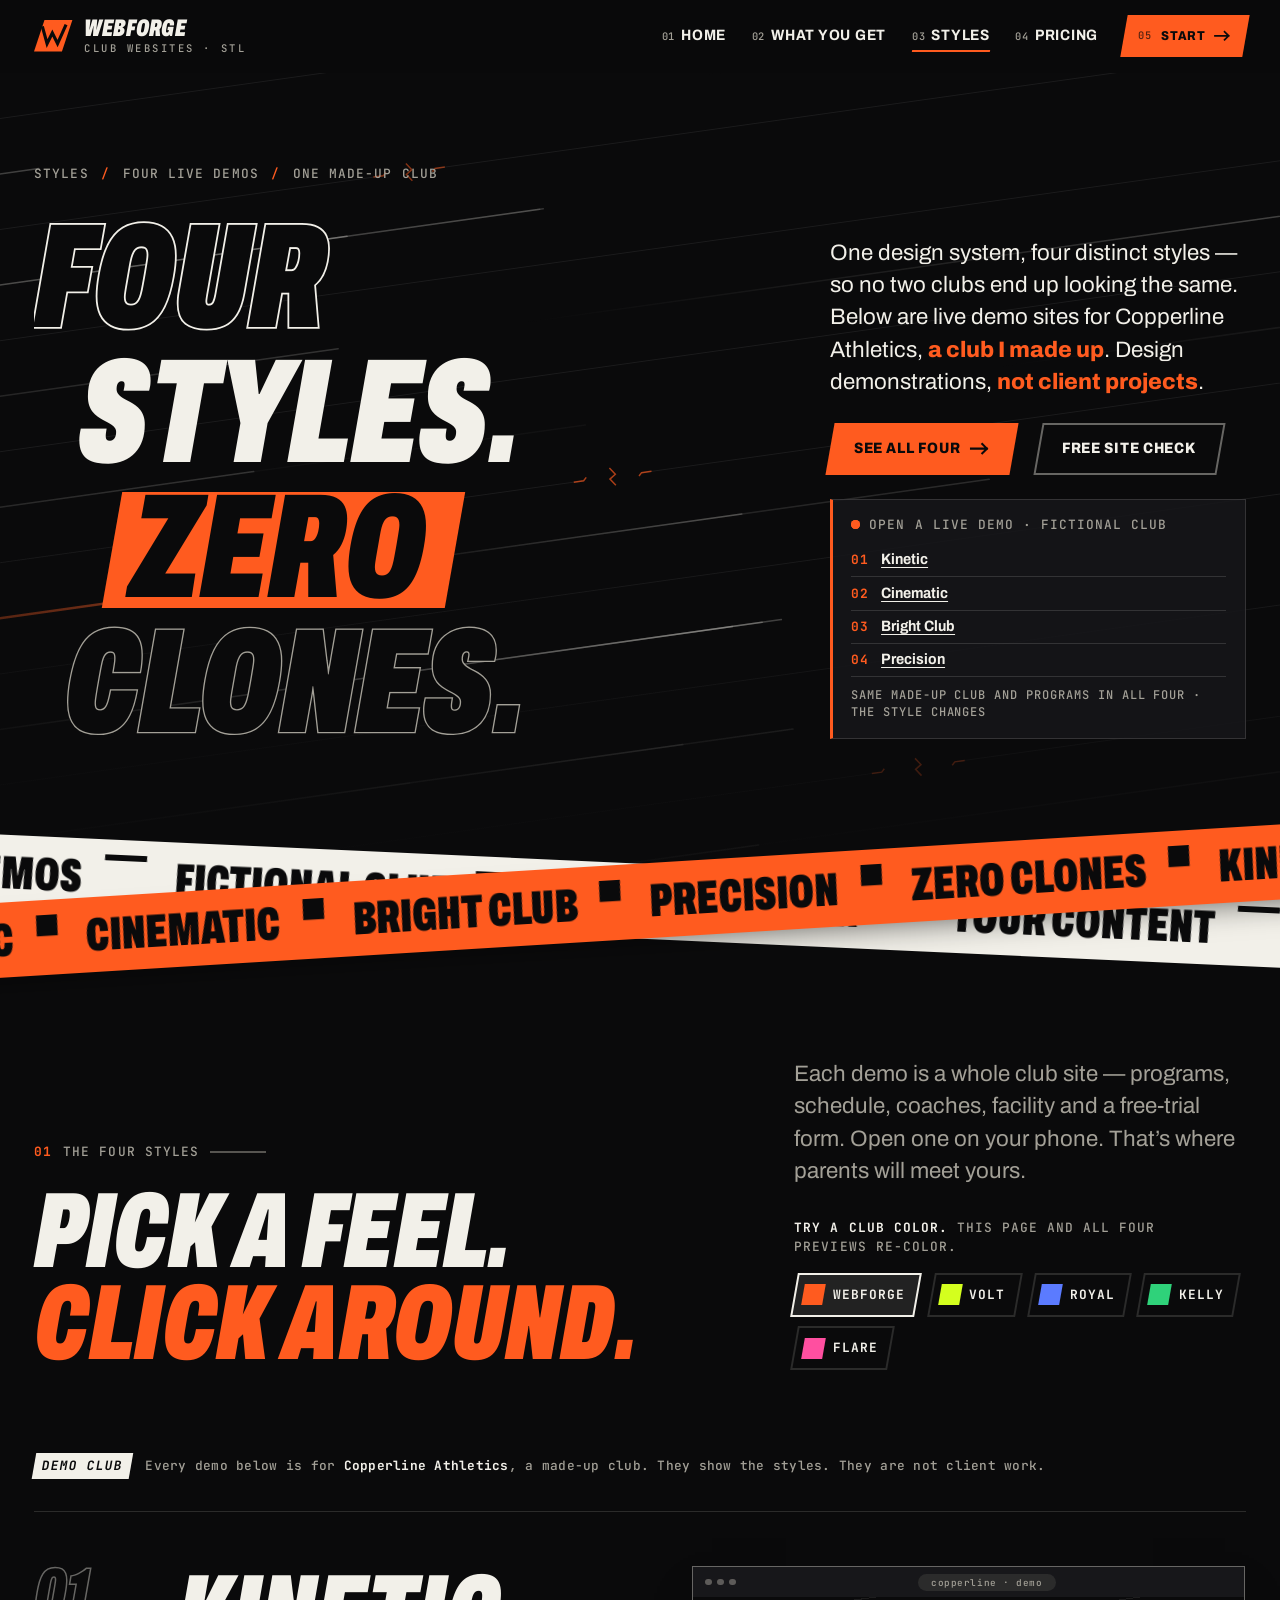
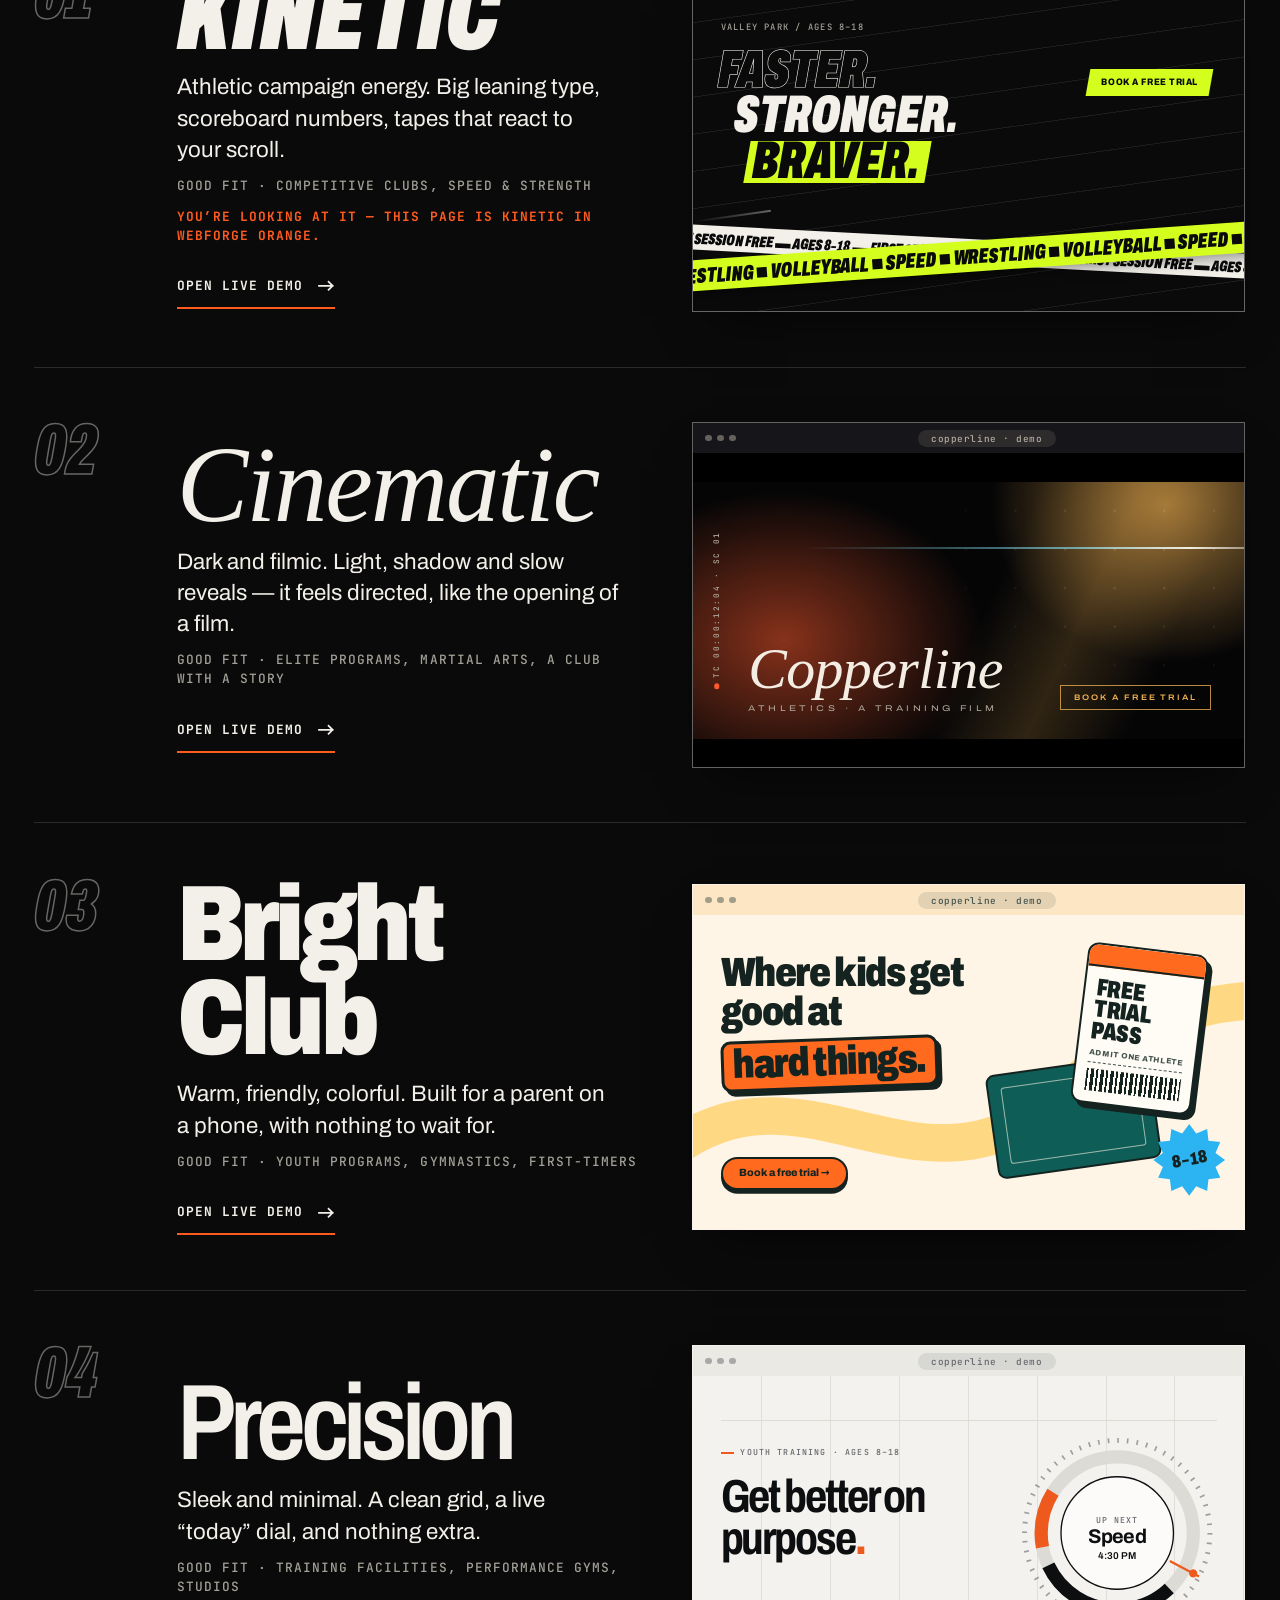
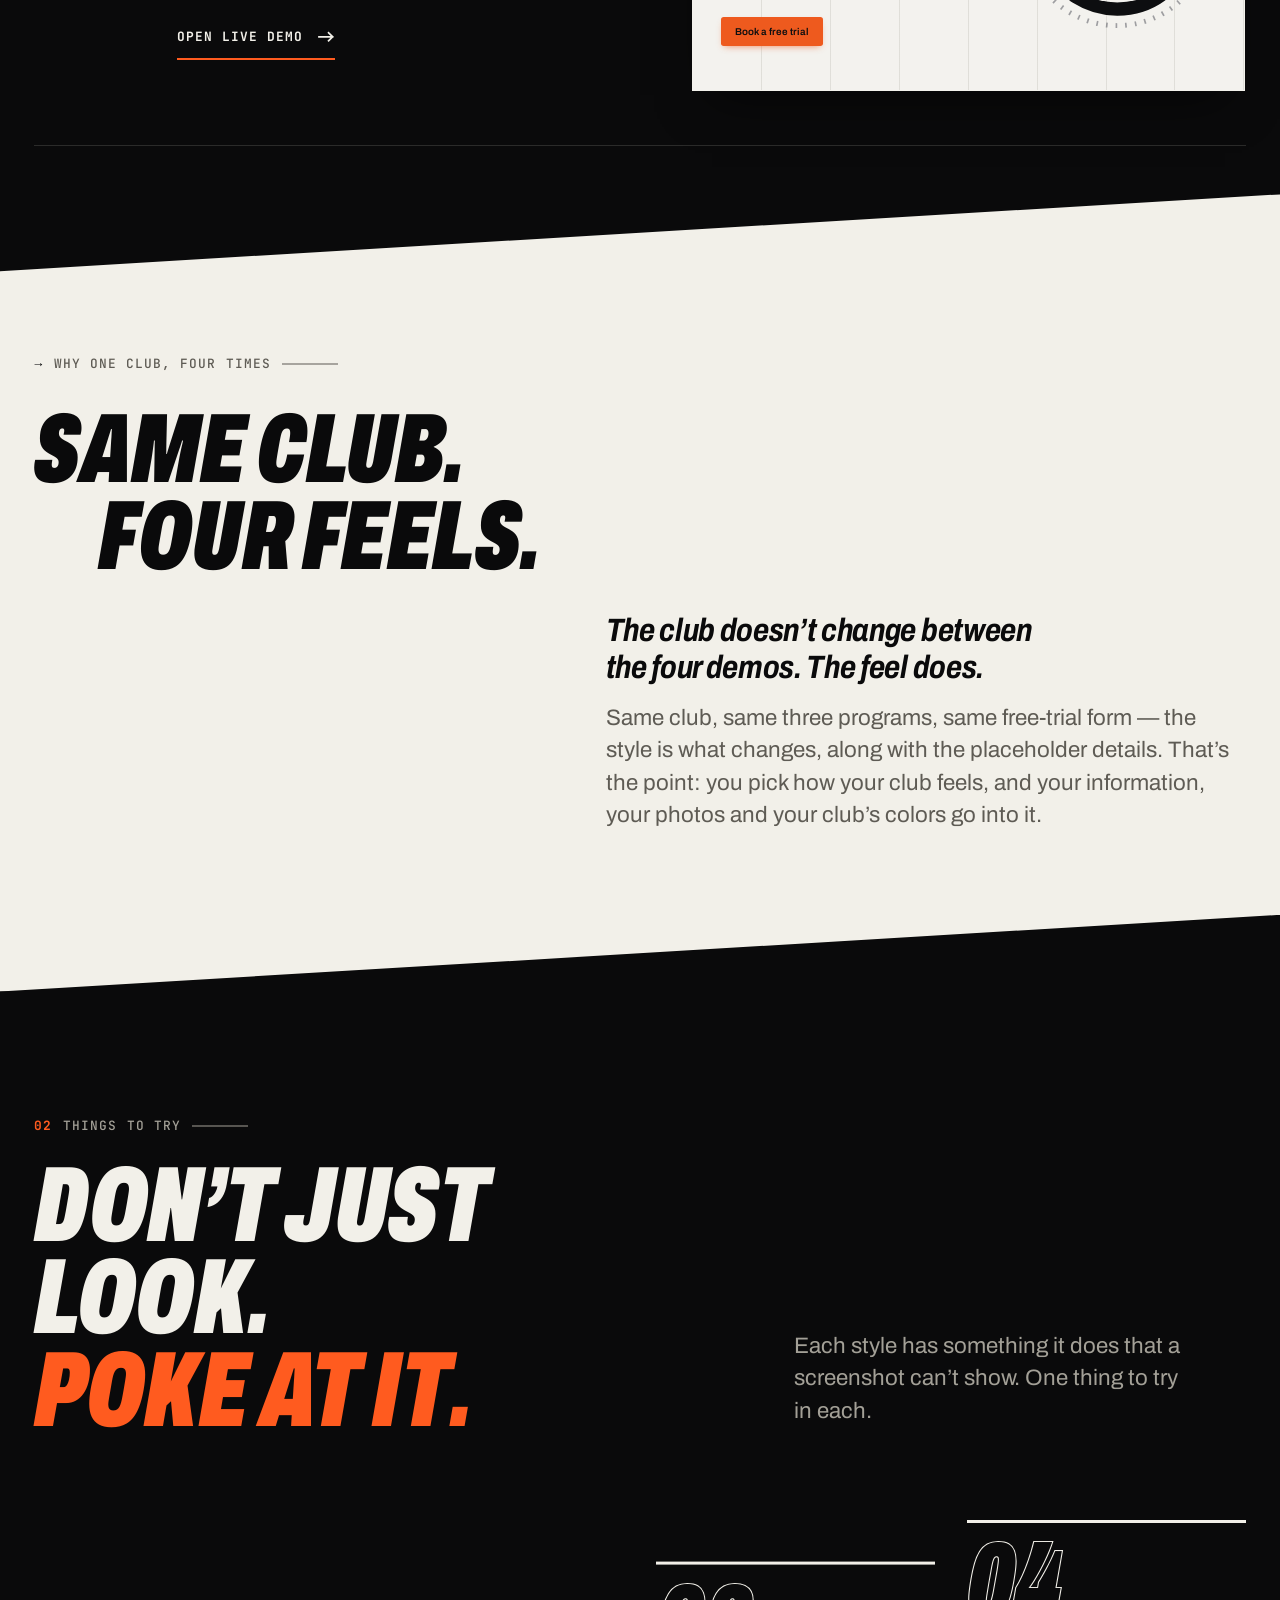
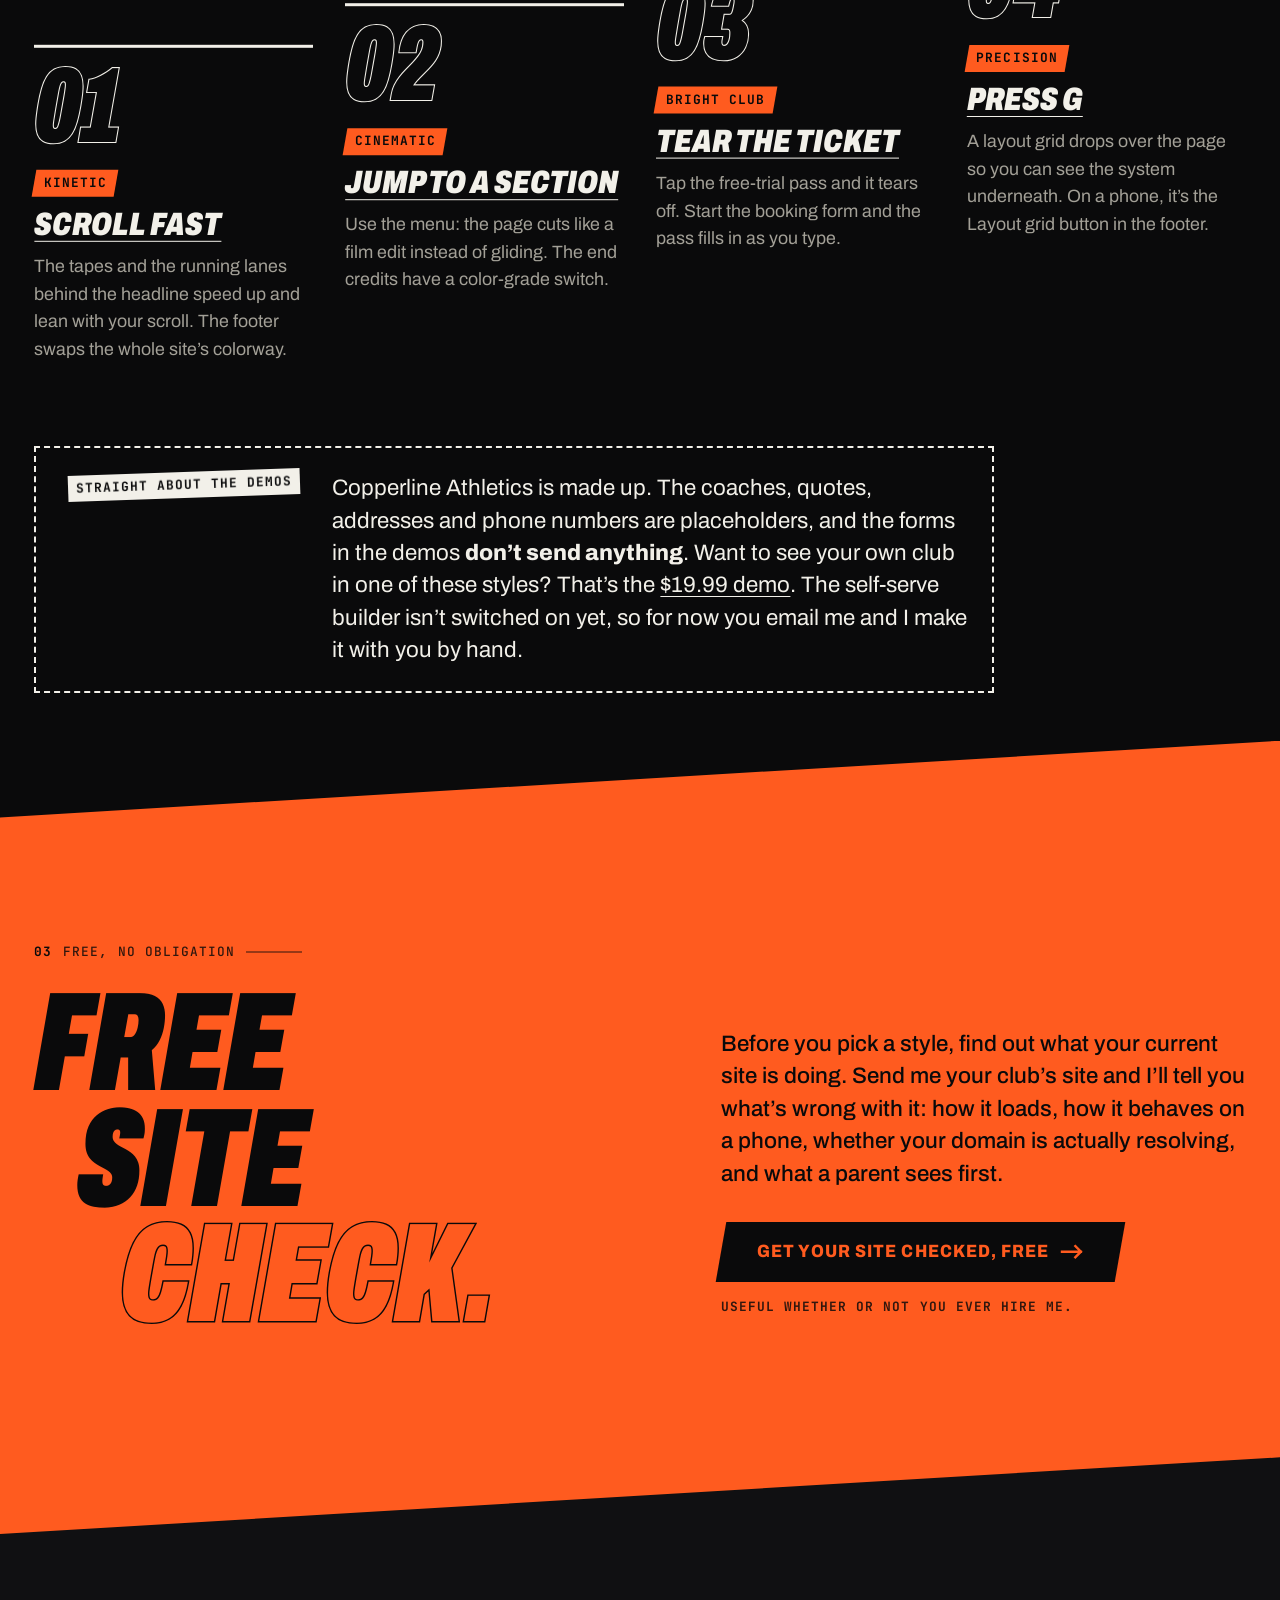
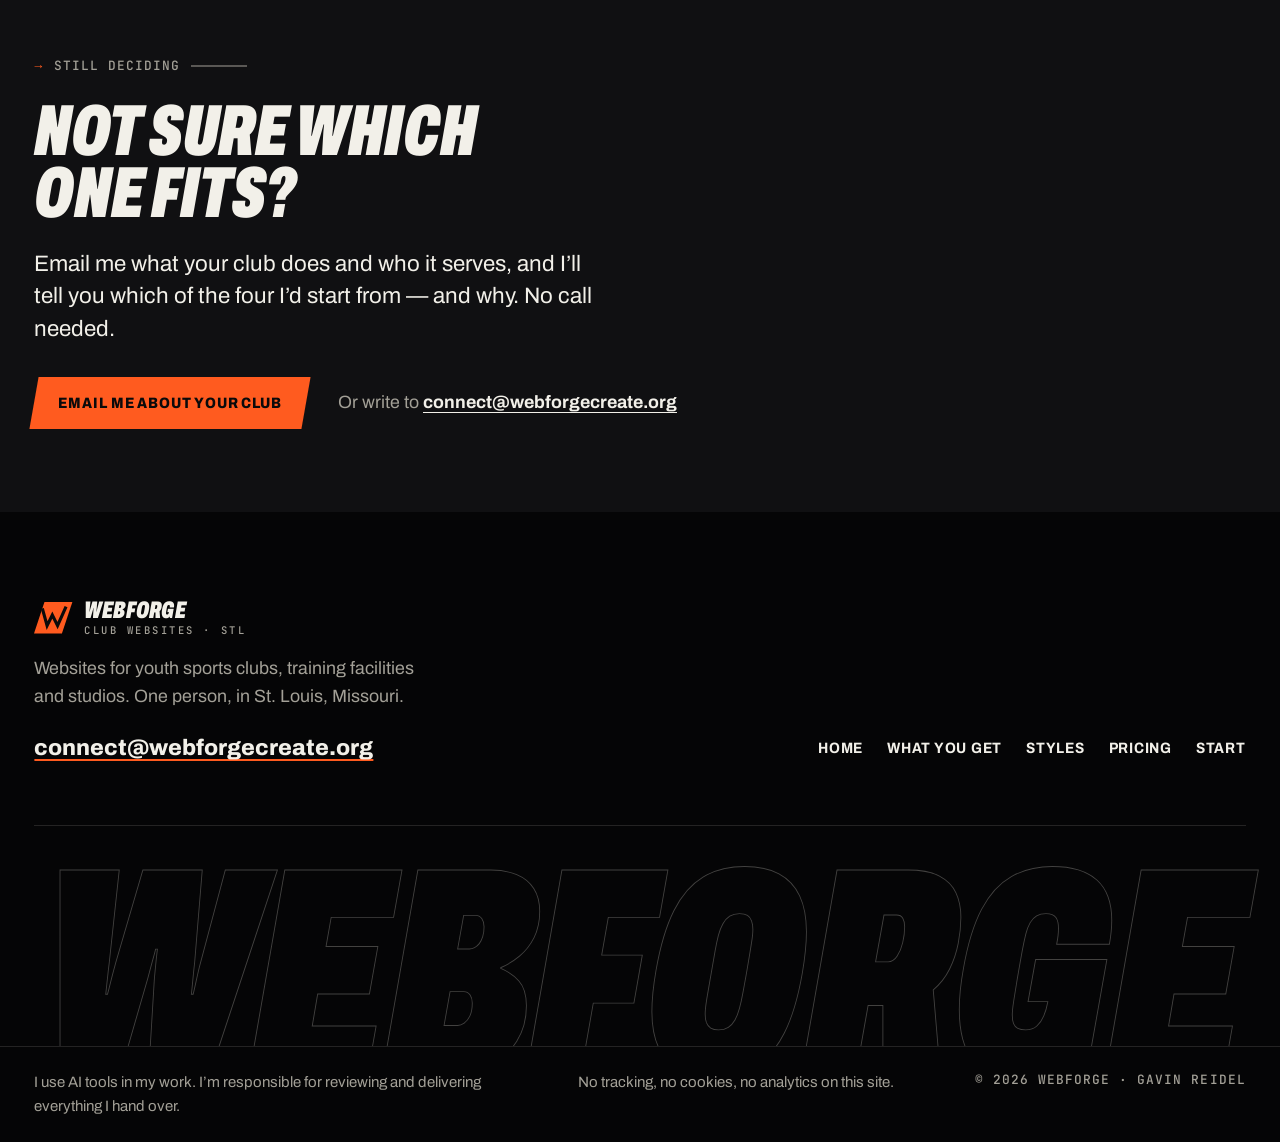
<file: work.html>
<!doctype html>
<html lang="en">
<head>
<meta charset="utf-8">
<meta name="viewport" content="width=device-width, initial-scale=1, viewport-fit=cover">
<title>Styles — four live demo sites · WebForge</title>
<meta name="description" content="Four website styles — Kinetic, Cinematic, Bright Club and Precision — each shown as a live demo site for Copperline Athletics, a fictional club. Design demonstrations, not client projects. WebForge builds club websites in St. Louis.">
<meta property="og:title" content="WebForge — four styles, zero clones">
<meta property="og:description" content="Four live demo sites, one per style, for a made-up club. Pick a feel; it takes your club's colors.">
<meta property="og:type" content="website">
<meta name="theme-color" content="#0A0A0B">
<!-- ICONS + SHARING · same on every page; only canonical and og:url change per page -->
<link rel="canonical" href="https://webforgecreate.org/work.html">
<meta property="og:url" content="https://webforgecreate.org/work.html">
<link rel="icon" href="favicon.ico" sizes="32x32">
<link rel="icon" href="favicon.svg" type="image/svg+xml">
<link rel="apple-touch-icon" href="apple-touch-icon.png">
<link rel="manifest" href="site.webmanifest">
<meta property="og:site_name" content="WebForge">
<meta property="og:image" content="https://webforgecreate.org/og-image.png">
<meta property="og:image:width" content="1200">
<meta property="og:image:height" content="630">
<meta property="og:image:alt" content="WebForge — Most club websites break quietly. 35 St. Louis club sites checked, 28 had something concretely wrong.">
<meta name="twitter:card" content="summary_large_image">
<!-- HEAD · copy the six lines below into every page (the inline script stops the phone menu flashing open) -->
<script>document.documentElement.classList.add('js')</script>
<link rel="stylesheet" href="fonts/forge.css">
<link rel="stylesheet" href="style.css">
<script src="script.js" defer></script>
</head>
<body>

<a class="skip-link" href="#main">Skip to main content</a>
<div class="scroll-progress" aria-hidden="true"></div>

<!-- ═══════════════════════════════════════════════════════════════════════
     SITE HEADER · copy this block verbatim into every page.
     The ONLY change per page: move aria-current="page" to that page's link.
     (On the Styles link, leave it off — it is a spot on the home page.)
     ═══════════════════════════════════════════════════════════════════════ -->
<header class="site-header surface-ink" data-header>
  <div class="site-header__inner">
    <a class="brand" href="index.html">
      <svg class="brand__mark" viewBox="0 0 44 36" aria-hidden="true" focusable="false"><path class="brand__slab" d="M12 0h32L32 36H0z"/><path class="brand__spark" d="M10 9l5 18 6-12 6 12 9-20"/></svg>
      <span class="brand__word"><span class="brand__name">WebForge</span><span class="brand__sub">Club websites · STL</span></span>
    </a>
    <nav class="nav" aria-label="Main">
      <button class="nav__toggle" type="button" aria-expanded="false" aria-controls="nav-menu"><span class="nav__bars" aria-hidden="true"></span><span data-nav-label>Menu</span></button>
      <ul class="nav__menu" id="nav-menu">
        <li><a href="index.html"><span class="nav__no" aria-hidden="true">01</span>Home</a></li>
        <li><a href="what-you-get.html"><span class="nav__no" aria-hidden="true">02</span>What you get</a></li>
        <li><a href="index.html#styles" aria-current="page"><span class="nav__no" aria-hidden="true">03</span>Styles</a></li>
        <li><a href="pricing.html"><span class="nav__no" aria-hidden="true">04</span>Pricing</a></li>
        <li class="nav__start"><a class="btn btn--accent btn--sm" href="start.html"><span class="nav__no" aria-hidden="true">05</span>Start <svg class="btn__arrow" viewBox="0 0 20 12" aria-hidden="true" focusable="false"><path d="M0 6h17M12 1l5 5-5 5"/></svg></a></li>
      </ul>
    </nav>
  </div>
</header>
<!-- ═══════════════════════════ END SITE HEADER ═══════════════════════════ -->

<main id="main">

  <!-- ═══════════ HERO ═══════════ -->
  <section class="hero surface-ink" id="top" aria-labelledby="work-title" data-hero>
    <canvas class="hero__lanes" aria-hidden="true"></canvas>
    <div class="wrap hero__grid">
      <p class="hero__meta mono"><span>Styles</span><span>Four live demos</span><span>One made-up club</span></p>

      <h1 class="hero__title" id="work-title">
        <span class="hero__line hero__line--1"><span class="hero__word">Four</span></span>
        <span class="hero__line hero__line--2"><span class="hero__word">styles.</span></span>
        <span class="hero__line hero__line--3"><span class="hero__word"><span class="zero__lit">Zero</span></span></span>
        <span class="hero__line hero__line--4"><span class="hero__word">clones.</span></span>
      </h1>

      <div class="hero__aside">
        <p class="hero__lede">One design system, four distinct styles — so no two clubs end up looking the same. Below are live demo sites for Copperline Athletics, <strong>a club I made up</strong>. Design demonstrations, <strong>not client projects</strong>.</p>
        <div class="hero__ctas" data-hero-ctas>
          <a class="btn btn--accent" href="#four">See all four <svg class="btn__arrow" viewBox="0 0 20 12" aria-hidden="true" focusable="false"><path d="M0 6h17M12 1l5 5-5 5"/></svg></a>
          <a class="btn btn--ghost" href="start.html#check">Free site check</a>
        </div>
        <div class="check-card">
          <p class="check-card__label mono"><span class="ping" aria-hidden="true"></span>Open a live demo · fictional club</p>
          <ol class="check-card__list">
            <li><span class="mono" aria-hidden="true">01</span><a href="demos/kinetic/index.html">Kinetic<span class="sr-only"> — live demo, fictional club</span></a></li>
            <li><span class="mono" aria-hidden="true">02</span><a href="demos/cinematic/index.html">Cinematic<span class="sr-only"> — live demo, fictional club</span></a></li>
            <li><span class="mono" aria-hidden="true">03</span><a href="demos/brightclub/index.html">Bright Club<span class="sr-only"> — live demo, fictional club</span></a></li>
            <li><span class="mono" aria-hidden="true">04</span><a href="demos/precision/index.html">Precision<span class="sr-only"> — live demo, fictional club</span></a></li>
          </ol>
          <p class="check-card__foot mono">Same made-up club and programs in all four · the style changes</p>
          <span class="check-card__scan" aria-hidden="true"></span>
        </div>
      </div>
    </div>
  </section>

  <!-- ═══════════ TAPES ═══════════ -->
  <div class="tapes" aria-hidden="true">
    <div class="tape tape--back surface-chalk"><div class="tape__lean"><div class="tape__track">
      <span>Live demos</span><i></i><span>Fictional club</span><i></i><span>Not client work</span><i></i><span>Your content</span><i></i><span>Your colors</span><i></i><span>Live demos</span><i></i><span>Fictional club</span><i></i><span>Not client work</span><i></i><span>Your content</span><i></i><span>Your colors</span><i></i>
      <span>Live demos</span><i></i><span>Fictional club</span><i></i><span>Not client work</span><i></i><span>Your content</span><i></i><span>Your colors</span><i></i><span>Live demos</span><i></i><span>Fictional club</span><i></i><span>Not client work</span><i></i><span>Your content</span><i></i><span>Your colors</span><i></i>
    </div></div></div>
    <div class="tape tape--front surface-accent"><div class="tape__lean"><div class="tape__track">
      <span>Kinetic</span><i></i><span>Cinematic</span><i></i><span>Bright Club</span><i></i><span>Precision</span><i></i><span>Zero clones</span><i></i><span>Kinetic</span><i></i><span>Cinematic</span><i></i><span>Bright Club</span><i></i><span>Precision</span><i></i><span>Zero clones</span><i></i>
      <span>Kinetic</span><i></i><span>Cinematic</span><i></i><span>Bright Club</span><i></i><span>Precision</span><i></i><span>Zero clones</span><i></i><span>Kinetic</span><i></i><span>Cinematic</span><i></i><span>Bright Club</span><i></i><span>Precision</span><i></i><span>Zero clones</span><i></i>
    </div></div></div>
  </div>

  <!-- ═══════════ 01 · THE FOUR STYLES ═══════════ -->
  <section class="styles styles--after-tapes surface-ink" id="four" aria-labelledby="four-title" data-styles>
    <div class="wrap">
      <header class="sec-head sec-head--row">
        <div class="sec-head">
          <p class="sec-index"><b>01</b> The four styles</p>
          <h2 class="sec-title" id="four-title" data-reveal>Pick a feel.<br><span class="hl">Click around.</span></h2>
        </div>
        <div class="sec-aside" data-reveal style="--i:1">
          <p class="sec-lede">Each demo is a whole club site — programs, schedule, coaches, facility and a free-trial form. Open one on your phone. That’s where parents will meet yours.</p>
          <div class="colorway" role="group" aria-labelledby="cw-label">
            <p class="colorway__label mono" id="cw-label"><b>Try a club color.</b> This page and all four previews re-color.</p>
            <div class="swatches">
              <button type="button" class="swatch" data-colorway-btn="forge" aria-pressed="true"><i aria-hidden="true"></i>WebForge</button>
              <button type="button" class="swatch" data-colorway-btn="volt" aria-pressed="false"><i aria-hidden="true"></i>Volt</button>
              <button type="button" class="swatch" data-colorway-btn="royal" aria-pressed="false"><i aria-hidden="true"></i>Royal</button>
              <button type="button" class="swatch" data-colorway-btn="kelly" aria-pressed="false"><i aria-hidden="true"></i>Kelly</button>
              <button type="button" class="swatch" data-colorway-btn="flare" aria-pressed="false"><i aria-hidden="true"></i>Flare</button>
            </div>
            <p class="sr-only" aria-live="polite" data-colorway-status></p>
          </div>
        </div>
      </header>

      <p class="demo-note mono"><span class="demo-note__flag">Demo club</span><span>Every demo below is for <b>Copperline Athletics</b>, a made-up club. They show the styles. They are not client work.</span></p>

      <ol class="style-lanes">
        <!-- Kinetic -->
        <li class="style-lane" id="kinetic" data-style="kinetic" data-reveal>
          <span class="lane__no" aria-hidden="true">01</span>
          <div class="style-lane__body">
            <h3 class="style-lane__name">Kinetic</h3>
            <p class="style-lane__line">Athletic campaign energy. Big leaning type, scoreboard numbers, tapes that react to your scroll.</p>
            <p class="style-lane__fit mono">Good fit · competitive clubs, speed &amp; strength</p>
            <p class="style-lane__here mono">You’re looking at it — this page is Kinetic in <span data-colorway-name>WebForge orange</span>.</p>
            <a class="style-lane__link" href="demos/kinetic/index.html">Open live demo<span class="sr-only"> of the Kinetic style (fictional club)</span> <svg class="btn__arrow" viewBox="0 0 20 12" aria-hidden="true" focusable="false"><path d="M0 6h17M12 1l5 5-5 5"/></svg></a>
          </div>
          <div class="mini mini--kinetic" aria-hidden="true">
            <div class="mini__bar"><i></i><i></i><i></i><span>copperline · demo</span></div>
            <div class="mini__stage">
              <span class="mk-lines"></span>
              <span class="mk-run mk-run--1"></span><span class="mk-run mk-run--2"></span>
              <p class="mk-meta">Valley Park / Ages 8–18</p>
              <p class="mk-head"><span class="mk-hollow">Faster.</span><span class="mk-solid">Stronger.</span><span class="mk-lit">Braver.</span></p>
              <span class="mk-btn">Book a free trial</span>
              <div class="mk-tape mk-tape--back"><div class="mk-track"><span>First session free ▬ Ages 8–18 ▬ First session free ▬ Ages 8–18 ▬&nbsp;</span><span>First session free ▬ Ages 8–18 ▬ First session free ▬ Ages 8–18 ▬&nbsp;</span></div></div>
              <div class="mk-tape"><div class="mk-track"><span>Wrestling ■ Volleyball ■ Speed ■ Wrestling ■ Volleyball ■ Speed ■&nbsp;</span><span>Wrestling ■ Volleyball ■ Speed ■ Wrestling ■ Volleyball ■ Speed ■&nbsp;</span></div></div>
            </div>
          </div>
        </li>

        <!-- Cinematic -->
        <li class="style-lane" id="cinematic" data-style="cinematic" data-reveal>
          <span class="lane__no" aria-hidden="true">02</span>
          <div class="style-lane__body">
            <h3 class="style-lane__name">Cinematic</h3>
            <p class="style-lane__line">Dark and filmic. Light, shadow and slow reveals — it feels directed, like the opening of a film.</p>
            <p class="style-lane__fit mono">Good fit · elite programs, martial arts, a club with a story</p>
            <a class="style-lane__link" href="demos/cinematic/index.html">Open live demo<span class="sr-only"> of the Cinematic style (fictional club)</span> <svg class="btn__arrow" viewBox="0 0 20 12" aria-hidden="true" focusable="false"><path d="M0 6h17M12 1l5 5-5 5"/></svg></a>
          </div>
          <div class="mini mini--cinematic" aria-hidden="true">
            <div class="mini__bar"><i></i><i></i><i></i><span>copperline · demo</span></div>
            <div class="mini__stage">
              <span class="mc-light"></span>
              <span class="mc-flare"></span>
              <span class="mc-dust"></span>
              <p class="mc-tc"><b></b>TC 00:00:12:04 · SC 01</p>
              <p class="mc-title"><em>Copperline</em><span>Athletics · a training film</span></p>
              <span class="mc-btn">Book a free trial</span>
              <span class="mc-bars"></span>
            </div>
          </div>
        </li>

        <!-- Bright Club -->
        <li class="style-lane" id="brightclub" data-style="brightclub" data-reveal>
          <span class="lane__no" aria-hidden="true">03</span>
          <div class="style-lane__body">
            <h3 class="style-lane__name">Bright Club</h3>
            <p class="style-lane__line">Warm, friendly, colorful. Built for a parent on a phone, with nothing to wait for.</p>
            <p class="style-lane__fit mono">Good fit · youth programs, gymnastics, first-timers</p>
            <a class="style-lane__link" href="demos/brightclub/index.html">Open live demo<span class="sr-only"> of the Bright Club style (fictional club)</span> <svg class="btn__arrow" viewBox="0 0 20 12" aria-hidden="true" focusable="false"><path d="M0 6h17M12 1l5 5-5 5"/></svg></a>
          </div>
          <div class="mini mini--bright" aria-hidden="true">
            <div class="mini__bar"><i></i><i></i><i></i><span>copperline · demo</span></div>
            <div class="mini__stage">
              <svg class="mb-wave" viewBox="0 0 160 100" preserveAspectRatio="none"><path d="M-10 78C30 40 64 96 104 60s44-30 66-34"/></svg>
              <p class="mb-head">Where kids get good at <span class="mb-sticker">hard things.</span></p>
              <span class="mb-btn">Book a free trial →</span>
              <span class="mb-court"></span>
              <span class="mb-ticket"><b>Free trial pass</b><span>Admit one athlete</span><i></i></span>
              <span class="mb-burst"><b>8–18</b></span>
            </div>
          </div>
        </li>

        <!-- Precision -->
        <li class="style-lane" id="precision" data-style="precision" data-reveal>
          <span class="lane__no" aria-hidden="true">04</span>
          <div class="style-lane__body">
            <h3 class="style-lane__name">Precision</h3>
            <p class="style-lane__line">Sleek and minimal. A clean grid, a live “today” dial, and nothing extra.</p>
            <p class="style-lane__fit mono">Good fit · training facilities, performance gyms, studios</p>
            <a class="style-lane__link" href="demos/precision/index.html">Open live demo<span class="sr-only"> of the Precision style (fictional club)</span> <svg class="btn__arrow" viewBox="0 0 20 12" aria-hidden="true" focusable="false"><path d="M0 6h17M12 1l5 5-5 5"/></svg></a>
          </div>
          <div class="mini mini--precision" aria-hidden="true">
            <div class="mini__bar"><i></i><i></i><i></i><span>copperline · demo</span></div>
            <div class="mini__stage">
              <span class="mp-grid"></span>
              <p class="mp-meta">Youth training · ages 8–18</p>
              <p class="mp-head">Get better on purpose<b>.</b></p>
              <span class="mp-btn">Book a free trial</span>
              <svg class="mp-dial" viewBox="0 0 120 120">
                <circle class="mp-ticks" cx="60" cy="60" r="56" pathLength="120"/>
                <circle class="mp-track" cx="60" cy="60" r="46"/>
                <circle class="mp-arc mp-arc--ink" cx="60" cy="60" r="46" pathLength="100"/>
                <circle class="mp-arc mp-arc--hot" cx="60" cy="60" r="46" pathLength="100"/>
                <circle class="mp-face" cx="60" cy="60" r="34"/>
                <text class="mp-t1" x="60" y="54">UP NEXT</text>
                <text class="mp-t2" x="60" y="66">Speed</text>
                <text class="mp-t3" x="60" y="76">4:30 PM</text>
                <g class="mp-needle"><path d="M60 4v20"/><circle cx="60" cy="8" r="2.5"/></g>
              </svg>
            </div>
          </div>
        </li>
      </ol>
    </div>
  </section>

  <!-- ═══════════ THE POINT ═══════════ -->
  <div class="thesis surface-chalk">
    <div class="wrap thesis__inner">
      <p class="sec-index"><b>→</b> Why one club, four times</p>
      <h2 class="thesis__title" data-reveal><span class="thesis__row">Same club.</span> <span class="thesis__row thesis__row--2">Four feels.</span></h2>
      <div class="thesis__body" data-reveal style="--i:1">
        <p class="thesis__quote">The club doesn’t change between the four demos. The feel does.</p>
        <p>Same club, same three programs, same free-trial form — the style is what changes, along with the placeholder details. That’s the point: you pick how your club feels, and your information, your photos and your club’s colors go into it.</p>
      </div>
    </div>
  </div>

  <!-- ═══════════ 02 · THINGS TO TRY ═══════════ -->
  <section class="how surface-ink" id="try" aria-labelledby="try-title">
    <div class="wrap">
      <header class="sec-head sec-head--row">
        <div class="sec-head">
          <p class="sec-index"><b>02</b> Things to try</p>
          <h2 class="sec-title" id="try-title" data-reveal>Don’t just look.<br><span class="hl">Poke at it.</span></h2>
        </div>
        <p class="sec-lede" data-reveal style="--i:1">Each style has something it does that a screenshot can’t show. One thing to try in each.</p>
      </header>

      <ol class="steps">
        <li class="step" data-reveal style="--i:0">
          <span class="step__no" aria-hidden="true">01</span>
          <p class="step__tag mono">Kinetic</p>
          <h3 class="step__title"><a href="demos/kinetic/index.html">Scroll fast</a></h3>
          <p class="step__text">The tapes and the running lanes behind the headline speed up and lean with your scroll. The footer swaps the whole site’s colorway.</p>
        </li>
        <li class="step" data-reveal style="--i:1">
          <span class="step__no" aria-hidden="true">02</span>
          <p class="step__tag mono">Cinematic</p>
          <h3 class="step__title"><a href="demos/cinematic/index.html">Jump to a section</a></h3>
          <p class="step__text">Use the menu: the page cuts like a film edit instead of gliding. The end credits have a color-grade switch.</p>
        </li>
        <li class="step" data-reveal style="--i:2">
          <span class="step__no" aria-hidden="true">03</span>
          <p class="step__tag mono">Bright Club</p>
          <h3 class="step__title"><a href="demos/brightclub/index.html">Tear the ticket</a></h3>
          <p class="step__text">Tap the free-trial pass and it tears off. Start the booking form and the pass fills in as you type.</p>
        </li>
        <li class="step" data-reveal style="--i:3">
          <span class="step__no" aria-hidden="true">04</span>
          <p class="step__tag mono">Precision</p>
          <h3 class="step__title"><a href="demos/precision/index.html">Press G</a></h3>
          <p class="step__text">A layout grid drops over the page so you can see the system underneath. On a phone, it’s the Layout grid button in the footer.</p>
        </li>
      </ol>

      <div class="heads-up" role="note">
        <p class="heads-up__stamp mono">Straight about the demos</p>
        <p class="heads-up__text">Copperline Athletics is made up. The coaches, quotes, addresses and phone numbers are placeholders, and the forms in the demos <strong>don’t send anything</strong>. Want to see your own club in one of these styles? That’s the <a href="pricing.html">$19.99 demo</a>. The self-serve builder isn’t switched on yet, so for now you email me and I make it with you by hand.</p>
      </div>
    </div>
  </section>

  <!-- ═══════════ 03 · FREE CHECK ═══════════ -->
  <section class="cta-band surface-accent" id="check" aria-labelledby="check-title">
    <div class="wrap">
      <p class="sec-index"><b>03</b> Free, no obligation</p>
      <h2 class="cta-band__title" id="check-title"><span class="cta-band__row">Free</span> <span class="cta-band__row cta-band__row--2">site</span> <span class="cta-band__row cta-band__row--3">check.</span></h2>
      <div class="cta-band__grid">
        <p class="cta-band__lede">Before you pick a style, find out what your current site is doing. Send me your club’s site and I’ll tell you what’s wrong with it: how it loads, how it behaves on a phone, whether your domain is actually resolving, and what a parent sees first.</p>
        <div class="cta-band__act">
          <a class="btn btn--accent btn--lg" href="start.html#check">Get your site checked, free <svg class="btn__arrow" viewBox="0 0 20 12" aria-hidden="true" focusable="false"><path d="M0 6h17M12 1l5 5-5 5"/></svg></a>
          <p class="cta-band__note mono">Useful whether or not you ever hire me.</p>
        </div>
      </div>
    </div>
  </section>

  <!-- ═══════════ STILL DECIDING ═══════════ -->
  <section class="founder surface-ink-2" id="ask" aria-labelledby="ask-title">
    <div class="wrap">
      <div class="founder__body">
        <p class="sec-index"><b>→</b> Still deciding</p>
        <h2 class="sec-title founder__title" id="ask-title" data-reveal>Not sure which one fits?</h2>
        <p class="founder__lede" data-reveal style="--i:1">Email me what your club does and who it serves, and I’ll tell you which of the four I’d start from — and why. No call needed.</p>
        <div class="founder__ctas">
          <a class="btn btn--accent" href="mailto:connect@webforgecreate.org">Email me about your club</a>
          <p class="founder__mail">Or write to <a href="mailto:connect@webforgecreate.org">connect@webforgecreate.org</a></p>
        </div>
      </div>
    </div>
  </section>

</main>

<!-- ═══════════════════════════════════════════════════════════════════════
     SITE FOOTER · copy this block verbatim into every page. No changes.
     The two honesty lines (AI use, no tracking) must stay word for word.
     ═══════════════════════════════════════════════════════════════════════ -->
<footer class="site-footer surface-deep">
  <div class="wrap">
    <div class="footer__top">
      <div class="footer__brand">
        <a class="brand" href="index.html">
          <svg class="brand__mark" viewBox="0 0 44 36" aria-hidden="true" focusable="false"><path class="brand__slab" d="M12 0h32L32 36H0z"/><path class="brand__spark" d="M10 9l5 18 6-12 6 12 9-20"/></svg>
          <span class="brand__word"><span class="brand__name">WebForge</span><span class="brand__sub">Club websites · STL</span></span>
        </a>
        <p class="footer__line">Websites for youth sports clubs, training facilities and studios. One person, in St.&nbsp;Louis, Missouri.</p>
        <p class="footer__mail"><a href="mailto:connect@webforgecreate.org">connect@webforgecreate.org</a></p>
      </div>
      <nav class="footer__nav" aria-label="Footer">
        <a href="index.html">Home</a>
        <a href="what-you-get.html">What you get</a>
        <a href="index.html#styles">Styles</a>
        <a href="pricing.html">Pricing</a>
        <a href="start.html">Start</a>
      </nav>
    </div>
    <p class="footer__word" aria-hidden="true">WebForge</p>
  </div>
  <div class="footer__meta">
    <div class="wrap footer__meta-inner">
      <p>I use AI tools in my work. I’m responsible for reviewing and delivering everything I hand over.</p>
      <p>No tracking, no cookies, no analytics on this site.</p>
      <p class="mono">© 2026 WebForge · Gavin Reidel</p>
    </div>
  </div>
</footer>
<!-- ═══════════════════════════ END SITE FOOTER ═══════════════════════════ -->

<!-- Phone action bar · shows once the hero buttons scroll away -->
<div class="action-bar surface-ink" data-action-bar>
  <a class="btn btn--ghost" href="#four">The four</a>
  <a class="btn btn--accent" href="start.html#check">Free site check</a>
</div>

</body>
</html>
</file>
<file: fonts/forge.css>
/* Self-hosted from Google Fonts (SIL Open Font License). Subsets: latin, latin-ext. */
@font-face {
  font-family: 'Archivo';
  font-style: italic;
  font-weight: 400 900;
  font-stretch: 62% 125%;
  font-display: swap;
  src: url(Archivo-dbd746ce94.woff2) format('woff2');
  unicode-range: U+0100-02BA, U+02BD-02C5, U+02C7-02CC, U+02CE-02D7, U+02DD-02FF, U+0304, U+0308, U+0329, U+1D00-1DBF, U+1E00-1E9F, U+1EF2-1EFF, U+2020, U+20A0-20AB, U+20AD-20C0, U+2113, U+2C60-2C7F, U+A720-A7FF;
}
@font-face {
  font-family: 'Archivo';
  font-style: italic;
  font-weight: 400 900;
  font-stretch: 62% 125%;
  font-display: swap;
  src: url(Archivo-3eebef14a2.woff2) format('woff2');
  unicode-range: U+0000-00FF, U+0131, U+0152-0153, U+02BB-02BC, U+02C6, U+02DA, U+02DC, U+0304, U+0308, U+0329, U+2000-206F, U+20AC, U+2122, U+2191, U+2193, U+2212, U+2215, U+FEFF, U+FFFD;
}
@font-face {
  font-family: 'Archivo';
  font-style: normal;
  font-weight: 400 900;
  font-stretch: 62% 125%;
  font-display: swap;
  src: url(Archivo-fa83970370.woff2) format('woff2');
  unicode-range: U+0100-02BA, U+02BD-02C5, U+02C7-02CC, U+02CE-02D7, U+02DD-02FF, U+0304, U+0308, U+0329, U+1D00-1DBF, U+1E00-1E9F, U+1EF2-1EFF, U+2020, U+20A0-20AB, U+20AD-20C0, U+2113, U+2C60-2C7F, U+A720-A7FF;
}
@font-face {
  font-family: 'Archivo';
  font-style: normal;
  font-weight: 400 900;
  font-stretch: 62% 125%;
  font-display: swap;
  src: url(Archivo-4c18bbf266.woff2) format('woff2');
  unicode-range: U+0000-00FF, U+0131, U+0152-0153, U+02BB-02BC, U+02C6, U+02DA, U+02DC, U+0304, U+0308, U+0329, U+2000-206F, U+20AC, U+2122, U+2191, U+2193, U+2212, U+2215, U+FEFF, U+FFFD;
}
@font-face {
  font-family: 'JetBrains Mono';
  font-style: normal;
  font-weight: 500;
  font-display: swap;
  src: url(JetBrainsMono-c8b23d7bdf.woff2) format('woff2');
  unicode-range: U+0100-02BA, U+02BD-02C5, U+02C7-02CC, U+02CE-02D7, U+02DD-02FF, U+0304, U+0308, U+0329, U+1D00-1DBF, U+1E00-1E9F, U+1EF2-1EFF, U+2020, U+20A0-20AB, U+20AD-20C0, U+2113, U+2C60-2C7F, U+A720-A7FF;
}
@font-face {
  font-family: 'JetBrains Mono';
  font-style: normal;
  font-weight: 500;
  font-display: swap;
  src: url(JetBrainsMono-0a7197f9e2.woff2) format('woff2');
  unicode-range: U+0000-00FF, U+0131, U+0152-0153, U+02BB-02BC, U+02C6, U+02DA, U+02DC, U+0304, U+0308, U+0329, U+2000-206F, U+20AC, U+2122, U+2191, U+2193, U+2212, U+2215, U+FEFF, U+FFFD;
}
@font-face {
  font-family: 'JetBrains Mono';
  font-style: normal;
  font-weight: 700;
  font-display: swap;
  src: url(JetBrainsMono-c8b23d7bdf.woff2) format('woff2');
  unicode-range: U+0100-02BA, U+02BD-02C5, U+02C7-02CC, U+02CE-02D7, U+02DD-02FF, U+0304, U+0308, U+0329, U+1D00-1DBF, U+1E00-1E9F, U+1EF2-1EFF, U+2020, U+20A0-20AB, U+20AD-20C0, U+2113, U+2C60-2C7F, U+A720-A7FF;
}
@font-face {
  font-family: 'JetBrains Mono';
  font-style: normal;
  font-weight: 700;
  font-display: swap;
  src: url(JetBrainsMono-0a7197f9e2.woff2) format('woff2');
  unicode-range: U+0000-00FF, U+0131, U+0152-0153, U+02BB-02BC, U+02C6, U+02DA, U+02DC, U+0304, U+0308, U+0329, U+2000-206F, U+20AC, U+2122, U+2191, U+2193, U+2212, U+2215, U+FEFF, U+FFFD;
}
</file>
<file: style.css>
/* =============================================================================
   WEBFORGE · SITE DESIGN LAYER                      Forge DS · Kinetic 2.0
   webforgecreate.org — one stylesheet for every page of the site.
   -----------------------------------------------------------------------------
   THE FIVE RULES (page-builders: these are the law)
   1. One accent — WebForge orange. It is a FILL, or it sits on ink.
      Never accent-coloured text on chalk: .surface-chalk maps --c-accent-fg
      to ink for you. Use --c-accent for fills, --c-accent-fg for text.
   2. Components use ROLE tokens only (--c-*, --pv-*). Raw hex values and
      palette tokens (--ink-*, --chalk-*, --cw-*, --kin-*, …) live in the
      TOKENS block below and nowhere else. To change how a section looks,
      give it a surface class — never a colour.
        .surface-ink    default dark          .surface-ink-2  lifted dark
        .surface-deep   footer black          .surface-chalk  light, calm
        .surface-accent the orange band (ink text, ink buttons)
   3. Everything you can press leans forward (--lean).
   4. Every section edge rises to the right (--cut). So do the numbers.
   5. Motion is an enhancement. Content is visible with no JS and no motion.
      Reveals are ≤ 450 ms, transform + opacity only, and every motion token
      has a reduced-motion value.
   -----------------------------------------------------------------------------
   RE-COLOUR: <html data-colorway="volt|royal|kelly|flare"> or change
   --brand-accent. Surfaces, focus rings, the hero canvas and the four style
   previews all follow.
   ============================================================================= */


/* ┏━━━━━━━━━━━━━━━━━━━━━━━━━━━━━━━━━ TOKENS ━━━━━━━━━━━━━━━━━━━━━━━━━━━━━━━━━┓ */
:root {
  /* ── 1 · BRAND ─────────────────────────────────────────────────────────── */
  --brand-accent:     var(--cw-forge);  /* the ONE accent (fills, or on ink)  */
  --brand-accent-ink: #0A0A0B;          /* text that sits ON the accent       */
  --brand-ink:        #0A0A0B;          /* darkest surface · text on light    */
  --brand-chalk:      #F2F0E9;          /* lightest surface · text on dark    */

  /* ── 1b · COLOURWAYS — every one carries ink text at ≥ 5.3 : 1 ──────────── */
  --cw-forge: #FF5B1F;   /* WebForge orange · ink-on 6.4 : 1 */
  --cw-volt:  #D4FF1E;   /* ink-on 17 : 1  */
  --cw-royal: #5B7BFF;   /* ink-on 5.4 : 1 */
  --cw-kelly: #2FD27A;   /* ink-on 10 : 1  */
  --cw-flare: #FF4FA0;   /* ink-on 6.5 : 1 */

  /* ── 2 · PALETTE (warm-shifted neutrals) — never used by components ─────── */
  --ink-1000: #050506;
  --ink-900:  var(--brand-ink);
  --ink-850:  #101012;
  --ink-800:  #17171A;
  --ink-700:  #222226;
  --ink-300:  #A3A097;   /* dim text on ink   → 7.6 : 1 */
  --chalk-50:  var(--brand-chalk);
  --chalk-100: #E7E4DA;
  --chalk-600: #5E5B54;  /* dim text on chalk → 5.9 : 1 */
  --shadow-black: rgb(0 0 0 / 0.62);

  /* ── 2b · STYLE-PREVIEW PALETTES — the four styles' own house colours ──── */
  --kin-bg: #0A0A0B;  --kin-chrome: #17171A; --kin-text: #F2F0E9; --kin-dim: #A3A097; --kin-accent: #D4FF1E;
  --cin-void: #050506; --cin-black: #000000; --cin-chrome: #16161A; --cin-bone: #F3EDE3; --cin-dim: #B4AC9E;
  --cin-tungsten: #F5B452; --cin-ember: #FF5B2E; --cin-lume: #7FD4E2;
  --bc-paper: #FFF5E6; --bc-raised: #FFFCF6; --bc-chrome: #FCE6C4; --bc-ink: #14231F; --bc-dim: #44534D;
  --bc-tangerine: #FF6A1F; --bc-sun: #FFC233; --bc-splash: #2BB3F2; --bc-river: #0E5E57;
  --pr-bone: #F3F2EE; --pr-raised: #FCFBF9; --pr-chrome: #EAE9E4; --pr-ink: #0D0E10; --pr-dim: #66686E;
  --pr-line: #DCDBD5; --pr-accent: #EE5A1E;

  /* ── 3 · COLOUR ROLES — components only ever use these ──────────────────
     Defaults = the ink surface. Surface classes (section 3b) remap them. */
  --c-bg:          var(--ink-900);
  --c-bg-2:        var(--ink-800);   /* raised panels on this surface        */
  --c-text:        var(--chalk-50);
  --c-text-dim:    var(--ink-300);
  --c-line:        color-mix(in srgb, var(--chalk-50) 14%, transparent);
  --c-line-strong: color-mix(in srgb, var(--chalk-50) 40%, transparent);
  --c-accent:      var(--brand-accent);   /* FILLS                           */
  --c-accent-fg:   var(--brand-accent);   /* accent used as text / stroke    */
  --c-on-accent:   var(--brand-accent-ink);
  --c-focus:       var(--brand-accent);
  --c-scrim:       color-mix(in srgb, var(--ink-900) 92%, transparent);
  --c-shadow:      var(--shadow-black);

  /* ── 4 · TYPE — Archivo (variable width + weight) + JetBrains Mono ─────── */
  --font-display: "Archivo", Impact, "Haettenschweiler", "Arial Narrow Bold", "Arial Narrow", sans-serif;
  --font-body:    "Archivo", system-ui, -apple-system, "Segoe UI", Roboto, Helvetica, Arial, sans-serif;
  --font-mono:    "JetBrains Mono", ui-monospace, "SFMono-Regular", Consolas, "Liberation Mono", monospace;
  --font-serif:   "Bodoni 72", Didot, "Bodoni MT", "Playfair Display", Georgia, "Times New Roman", serif; /* Cinematic preview only */

  --display-stretch: 62%;      /* Archivo wdth axis — 62 = extra-condensed   */
  --display-weight:  900;
  --display-leading: 0.84;
  --display-track:  -0.005em;
  --body-leading:    1.55;
  --mono-track:      0.08em;

  /* Fluid scale — min @ 360px, max @ 1440px */
  --step--2: clamp(0.75rem,  0.73rem + 0.09vw, 0.8125rem);  /* 12 → 13  mono labels */
  --step--1: clamp(0.875rem, 0.85rem + 0.11vw, 0.9375rem);  /* 14 → 15  small       */
  --step-0:  clamp(1rem,     0.96rem + 0.19vw, 1.125rem);   /* 16 → 18  body        */
  --step-1:  clamp(1.1875rem,1.1rem  + 0.37vw, 1.4375rem);  /* 19 → 23  lede        */
  --step-2:  clamp(1.5rem,   1.3rem  + 0.9vw,  2.125rem);   /* 24 → 34  h4          */
  --step-3:  clamp(2rem,     1.6rem  + 1.9vw,  3.25rem);    /* 32 → 52  h3          */
  --step-4:  clamp(2.5rem,   1.8rem  + 3.4vw,  5rem);       /* 40 → 80  h2 small    */
  --step-5:  clamp(3.1rem,   1.9rem  + 6vw,    7.5rem);     /* 50 → 120 section     */
  --step-score: clamp(4.5rem, 1.5rem + 9vw,    10rem);      /* scoreboard digits    */
  --hero-size: min(18.5vw, 15.5svh, 10.5rem);                 /* the hero stack       */

  /* ── 5 · SPACE ─────────────────────────────────────────────────────────── */
  --space-3xs: 0.25rem;
  --space-2xs: 0.5rem;
  --space-xs:  0.75rem;
  --space-s:   1rem;
  --space-m:   1.5rem;
  --space-l:   2rem;
  --space-xl:  clamp(2.25rem, 1.8rem + 2vw,  3.5rem);
  --space-2xl: clamp(3rem,    2rem   + 4vw,  5.5rem);
  --space-section: clamp(4.5rem, 3rem + 6vw, 9rem);
  --gutter:    clamp(1rem,    0.55rem + 2vw, 2.5rem);
  --wrap:      88rem;
  --measure:   62ch;
  --header-h:  4rem;

  /* ── 6 · GEOMETRY ──────────────────────────────────────────────────────── */
  --lean:   -10deg;                       /* the forward lean of every control */
  --cut:    clamp(2.25rem, 6vw, 6.5rem);  /* drop of every diagonal edge       */
  --border-1: 1px;
  --border-2: 2px;
  --border-3: 3px;
  --radius-pill: 999px;

  /* ── 7 · SHADOW ────────────────────────────────────────────────────────── */
  --shadow-lift: 0 1.5rem 3rem -1.25rem var(--shadow-black);
  --shadow-tape: 0 1rem 2rem -1rem var(--shadow-black);

  /* ── 8 · MOTION ────────────────────────────────────────────────────────── */
  --dur-tap:     120ms;   /* press feedback                            */
  --dur-hover:   220ms;   /* hover colour / small moves                */
  --dur-move:    420ms;   /* sweeps, panels                            */
  --dur-reveal:  420ms;   /* on-scroll entrance — NEVER above 450ms    */
  --dur-hero:    640ms;   /* first-paint headline rise                 */
  --dur-count:  1100ms;   /* scoreboard digit roll (digits stay legible) */
  --dur-cut:     340ms;   /* in-page navigation cut                    */
  --dur-marquee:  38s;    /* one loop of a tape                        */
  --ease-launch: cubic-bezier(0.16, 1, 0.3, 1);     /* fast out, long glide */
  --ease-cut:    cubic-bezier(0.76, 0, 0.24, 1);    /* wipes & cuts         */
  --ease-snap:   cubic-bezier(0.34, 1.56, 0.64, 1); /* small overshoot       */
  --ease-odo:    cubic-bezier(0.22, 1, 0.36, 1);    /* scoreboard settle     */
  --stagger:     55ms;    /* capped at 3 steps in the reveal rule      */

  /* ── 9 · LAYERS ────────────────────────────────────────────────────────── */
  --z-raise:  2;
  --z-bar:   80;
  --z-header: 100;
  --z-top:   110;
}

/* ── 1c · COLOURWAY SWITCH — data-colorway re-points the brand accent; --club
   tells the four style previews to take the club colour too. ─────────────── */
:root[data-colorway="volt"]  { --brand-accent: var(--cw-volt);  --club: var(--cw-volt); }
:root[data-colorway="royal"] { --brand-accent: var(--cw-royal); --club: var(--cw-royal); }
:root[data-colorway="kelly"] { --brand-accent: var(--cw-kelly); --club: var(--cw-kelly); }
:root[data-colorway="flare"] { --brand-accent: var(--cw-flare); --club: var(--cw-flare); }
[data-colorway-btn="forge"] { --sw: var(--cw-forge); }
[data-colorway-btn="volt"]  { --sw: var(--cw-volt); }
[data-colorway-btn="royal"] { --sw: var(--cw-royal); }
[data-colorway-btn="kelly"] { --sw: var(--cw-kelly); }
[data-colorway-btn="flare"] { --sw: var(--cw-flare); }

/* ── 8b · MOTION, REDUCED ─────────────────────────────────────────────────── */
@media (prefers-reduced-motion: reduce) {
  :root { --dur-tap: 1ms; --dur-hover: 1ms; --dur-move: 1ms; --dur-reveal: 1ms; --dur-hero: 1ms; --dur-count: 1ms; --dur-cut: 1ms; --stagger: 0ms; }
}

/* ── 3b · SURFACES — remap the roles; components never change ─────────────── */
.surface-ink {
  --c-bg: var(--ink-900); --c-bg-2: var(--ink-800);
  --c-text: var(--chalk-50); --c-text-dim: var(--ink-300);
  --c-line: color-mix(in srgb, var(--chalk-50) 14%, transparent);
  --c-line-strong: color-mix(in srgb, var(--chalk-50) 40%, transparent);
  --c-accent: var(--brand-accent); --c-accent-fg: var(--brand-accent);
  --c-on-accent: var(--brand-accent-ink); --c-focus: var(--brand-accent);
  --c-scrim: color-mix(in srgb, var(--ink-900) 92%, transparent);
}
.surface-ink-2 {
  --c-bg: var(--ink-850); --c-bg-2: var(--ink-700);
  --c-text: var(--chalk-50); --c-text-dim: var(--ink-300);
  --c-line: color-mix(in srgb, var(--chalk-50) 14%, transparent);
  --c-line-strong: color-mix(in srgb, var(--chalk-50) 40%, transparent);
  --c-accent: var(--brand-accent); --c-accent-fg: var(--brand-accent);
  --c-on-accent: var(--brand-accent-ink); --c-focus: var(--brand-accent);
  --c-scrim: color-mix(in srgb, var(--ink-850) 92%, transparent);
}
.surface-deep {
  --c-bg: var(--ink-1000); --c-bg-2: var(--ink-850);
  --c-text: var(--chalk-50); --c-text-dim: var(--ink-300);
  --c-line: color-mix(in srgb, var(--chalk-50) 13%, transparent);
  --c-line-strong: color-mix(in srgb, var(--chalk-50) 30%, transparent);
  --c-accent: var(--brand-accent); --c-accent-fg: var(--brand-accent);
  --c-on-accent: var(--brand-accent-ink); --c-focus: var(--brand-accent);
}
.surface-chalk {
  --c-bg: var(--chalk-50); --c-bg-2: var(--chalk-100);
  --c-text: var(--ink-900); --c-text-dim: var(--chalk-600);
  --c-line: color-mix(in srgb, var(--ink-900) 14%, transparent);
  --c-line-strong: color-mix(in srgb, var(--ink-900) 45%, transparent);
  --c-accent: var(--brand-accent);        /* still a fill                    */
  --c-accent-fg: var(--ink-900);          /* rule 1: no accent text on chalk */
  --c-on-accent: var(--brand-accent-ink); --c-focus: var(--ink-900);
}
.surface-accent {
  --c-bg: var(--brand-accent);
  --c-bg-2: color-mix(in srgb, var(--brand-accent) 86%, var(--brand-accent-ink));
  --c-text: var(--brand-accent-ink);
  --c-text-dim: color-mix(in srgb, var(--brand-accent-ink) 84%, var(--brand-accent));
  --c-line: color-mix(in srgb, var(--brand-accent-ink) 22%, transparent);
  --c-line-strong: var(--brand-accent-ink);
  --c-accent: var(--brand-accent-ink);    /* on the band, buttons go ink     */
  --c-accent-fg: var(--brand-accent-ink);
  --c-on-accent: var(--brand-accent); --c-focus: var(--brand-accent-ink);
}
.surface-ink, .surface-ink-2, .surface-deep, .surface-chalk, .surface-accent { background-color: var(--c-bg); color: var(--c-text); }

/* ── 3c · STYLE-PREVIEW ROLES — the minis only use --pv-* ─────────────────── */
[data-style="kinetic"] {
  --pv-bg: var(--kin-bg); --pv-chrome: var(--kin-chrome); --pv-text: var(--kin-text); --pv-dim: var(--kin-dim);
  --pv-accent: var(--club, var(--kin-accent)); --pv-on-accent: var(--kin-bg);
}
[data-style="cinematic"] {
  --pv-bg: var(--cin-void); --pv-deep: var(--cin-black); --pv-chrome: var(--cin-chrome); --pv-text: var(--cin-bone); --pv-dim: var(--cin-dim);
  --pv-accent: var(--club, var(--cin-tungsten)); --pv-2: var(--cin-ember); --pv-3: var(--cin-lume);
}
[data-style="brightclub"] {
  --pv-bg: var(--bc-paper); --pv-raised: var(--bc-raised); --pv-chrome: var(--bc-chrome); --pv-text: var(--bc-ink); --pv-dim: var(--bc-dim);
  --pv-accent: var(--club, var(--bc-tangerine)); --pv-2: var(--bc-sun); --pv-3: var(--bc-splash); --pv-deep: var(--bc-river);
}
[data-style="precision"] {
  --pv-bg: var(--pr-bone); --pv-raised: var(--pr-raised); --pv-chrome: var(--pr-chrome); --pv-text: var(--pr-ink); --pv-dim: var(--pr-dim);
  --pv-line: var(--pr-line); --pv-accent: var(--club, var(--pr-accent)); --pv-on-accent: var(--pr-ink);
}
/* ┗━━━━━━━━━━━━━━━━━━━━━━━━━━━━━━━ END TOKENS ━━━━━━━━━━━━━━━━━━━━━━━━━━━━━━━━┛
   Below this line: zero hex values, zero palette tokens. Roles only.        */


/* =============================================================================
   BASE
   ============================================================================= */
*, *::before, *::after { box-sizing: border-box; }
html {
  -webkit-text-size-adjust: 100%; text-size-adjust: 100%;
  scroll-padding-top: calc(var(--header-h) + 1rem);
  background: var(--c-bg);
  /* no smooth scrolling: in-page links "cut" (script.js) instead of gliding */
}
body {
  margin: 0;
  background: var(--c-bg);
  color: var(--c-text);
  font-family: var(--font-body);
  font-size: var(--step-0);
  line-height: var(--body-leading);
  overflow-x: clip;
  -webkit-font-smoothing: antialiased;
  -moz-osx-font-smoothing: grayscale;
  text-rendering: optimizeLegibility;
}
h1, h2, h3, h4, p, figure, blockquote, ul, ol, dl, dd, address, fieldset { margin: 0; padding: 0; }
address { font-style: normal; }
a { color: inherit; text-decoration-thickness: 1px; text-underline-offset: 0.2em; }
button, input, select, textarea { font: inherit; color: inherit; }
button { cursor: pointer; }
svg { overflow: visible; }
[hidden] { display: none !important; }
::selection { background: var(--c-accent); color: var(--c-on-accent); }
:focus-visible { outline: var(--border-3) solid var(--c-focus); outline-offset: 3px; }
[tabindex="-1"]:focus { outline: none; }
strong, b { font-weight: 800; }

.sr-only {
  position: absolute !important; width: 1px; height: 1px; margin: -1px; padding: 0;
  overflow: hidden; clip: rect(0 0 0 0); clip-path: inset(50%); white-space: nowrap; border: 0;
}
.skip-link {
  position: fixed; top: 0.75rem; left: 0.75rem; z-index: var(--z-top);
  padding: 0.75rem 1.25rem; background: var(--c-accent); color: var(--c-on-accent);
  font-weight: 800; text-decoration: none; transform: translateY(-200%);
  transition: transform var(--dur-hover) var(--ease-launch);
}
.skip-link:focus-visible { transform: none; outline-color: var(--c-text); }

.wrap { width: 100%; max-width: var(--wrap); margin-inline: auto; padding-inline: var(--gutter); }
.hl { color: var(--c-accent-fg); }

/* =============================================================================
   TYPE PRIMITIVES
   ============================================================================= */
.display {
  font-family: var(--font-display); font-stretch: var(--display-stretch);
  font-weight: var(--display-weight); line-height: var(--display-leading);
  letter-spacing: var(--display-track); text-transform: uppercase; font-style: italic;
}
.mono {
  font-family: var(--font-mono); font-size: var(--step--2); font-weight: 500;
  letter-spacing: var(--mono-track); text-transform: uppercase; line-height: 1.45;
}

/* Section header: index · title · lede (+ optional aside) */
.sec-head { display: grid; gap: var(--space-m); margin-bottom: var(--space-2xl); }
.sec-head .sec-head { margin-bottom: 0; }
.sec-index {
  display: flex; align-items: center; gap: 0.85em; color: var(--c-text-dim);
  font-family: var(--font-mono); font-size: var(--step--2); font-weight: 500;
  letter-spacing: var(--mono-track); text-transform: uppercase;
}
.sec-index b { color: var(--c-accent-fg); font-weight: 700; }
.sec-index::after { content: ""; width: 3.5rem; height: var(--border-2); background: currentColor; opacity: 0.5; }
.sec-title {
  font-family: var(--font-display); font-stretch: var(--display-stretch);
  font-weight: var(--display-weight); font-style: italic; text-transform: uppercase;
  font-size: var(--step-5); line-height: 0.86; letter-spacing: var(--display-track);
  text-wrap: balance;
}
.sec-lede { font-size: var(--step-1); line-height: 1.45; color: var(--c-text-dim); max-width: 44ch; text-wrap: pretty; }
.sec-aside { display: grid; gap: var(--space-l); align-content: end; }
@media (min-width: 900px) {
  .sec-head--row { grid-template-columns: minmax(0, 1.5fr) minmax(0, 1fr); align-items: end; column-gap: var(--space-2xl); }
  .sec-head--row > .sec-lede { padding-bottom: 0.6rem; }
}

/* =============================================================================
   CONTROLS — everything you can press leans forward
   .btn  +  .btn--accent | .btn--ghost   ·  sizes .btn--sm | .btn--lg
   ============================================================================= */
.btn {
  --btn-bg: transparent; --btn-fg: var(--c-text); --btn-border: transparent;
  position: relative; isolation: isolate;
  display: inline-flex; align-items: center; justify-content: center; gap: 0.7em;
  min-height: 3.25rem; padding: 0.95em 1.6em;
  font-family: var(--font-body); font-size: var(--step--1); font-weight: 800;
  font-stretch: 88%; letter-spacing: 0.06em; text-transform: uppercase; line-height: 1.1;
  color: var(--btn-fg); text-decoration: none; text-align: center;
  background: none; border: 0; -webkit-tap-highlight-color: transparent;
}
.btn::before {
  content: ""; position: absolute; inset: 0; z-index: -1;
  background: var(--btn-bg); border: var(--border-2) solid var(--btn-border);
  transform: skewX(var(--lean));
  transition: transform var(--dur-hover) var(--ease-launch), background-color var(--dur-hover) ease, border-color var(--dur-hover) ease;
}
.btn:hover::before { transform: skewX(calc(var(--lean) * 1.6)) scaleX(1.035); }
.btn:active::before { transform: skewX(var(--lean)) scale(0.96); transition-duration: var(--dur-tap); }
.btn__arrow { width: 1.25em; height: 0.75em; flex: none; fill: none; stroke: currentColor; stroke-width: 2.2; stroke-linecap: square; transition: transform var(--dur-hover) var(--ease-launch); }
.btn:hover .btn__arrow { transform: translateX(0.3em); }
.btn--accent { --btn-bg: var(--c-accent); --btn-fg: var(--c-on-accent); }
.btn--accent:hover::before { box-shadow: 0 0 0 var(--border-1) color-mix(in srgb, var(--c-accent) 45%, transparent), 0 0 2.5rem -0.5rem color-mix(in srgb, var(--c-accent) 55%, transparent); }
.btn--ghost { --btn-border: var(--c-line-strong); }
.btn--ghost:hover { --btn-border: var(--c-text); --btn-bg: color-mix(in srgb, var(--c-text) 8%, transparent); }
.btn--sm { min-height: 2.6rem; padding: 0.7em 1.15em; font-size: var(--step--2); }
.btn--lg { min-height: 3.75rem; padding: 1.1em 2em; font-size: var(--step-0); }
.btn:focus-visible { outline-offset: 5px; }
@media (max-width: 419px) { .btn { white-space: normal; } }

/* Ping dot — "this is live" */
.ping { position: relative; display: inline-block; width: 0.55rem; height: 0.55rem; flex: none; border-radius: 50%; background: var(--c-accent); }
.ping::after { content: ""; position: absolute; inset: 0; border-radius: 50%; background: var(--c-accent); animation: k-ping 1.8s var(--ease-launch) infinite; }
@keyframes k-ping { from { transform: scale(1); opacity: 0.8; } to { transform: scale(3.2); opacity: 0; } }

/* =============================================================================
   SCROLL PROGRESS
   ============================================================================= */
.scroll-progress {
  position: fixed; inset: 0 0 auto 0; height: var(--border-3); z-index: var(--z-top);
  background: var(--c-accent); transform-origin: 0 50%;
  transform: scaleX(var(--progress, 0)); pointer-events: none;
}
@supports (animation-timeline: scroll()) {
  .scroll-progress { animation: k-progress linear both; animation-timeline: scroll(root block); }
}
@keyframes k-progress { from { transform: scaleX(0); } to { transform: scaleX(1); } }

/* =============================================================================
   SITE HEADER  (markup: index.html, "SITE HEADER" block — copy verbatim)
   ============================================================================= */
.site-header {
  position: sticky; top: 0; z-index: var(--z-header);
  background: var(--c-scrim);
  border-bottom: var(--border-1) solid transparent;
  transition: border-color var(--dur-move) ease, background-color var(--dur-move) ease;
}
.site-header.is-scrolled { background: var(--c-bg); border-bottom-color: var(--c-line); }
.site-header__inner {
  display: flex; align-items: center; flex-wrap: wrap; column-gap: var(--space-m);
  max-width: var(--wrap); min-height: var(--header-h); margin-inline: auto; padding-inline: var(--gutter);
}
.brand { display: inline-flex; align-items: center; gap: 0.7rem; min-height: 2.75rem; text-decoration: none; margin-right: auto; }
.brand__mark { width: 2.4rem; height: auto; flex: none; }
.brand__slab { fill: var(--c-accent); }
.brand__spark { fill: none; stroke: var(--c-on-accent); stroke-width: 3.6; stroke-linecap: square; stroke-linejoin: miter; }
.brand__word { display: grid; line-height: 0.9; }
.brand__name {
  font-family: var(--font-display); font-stretch: var(--display-stretch); font-weight: 900; font-style: italic;
  font-size: 1.5rem; text-transform: uppercase; letter-spacing: 0.01em;
}
.brand__sub { font-family: var(--font-mono); font-size: 0.66rem; letter-spacing: 0.24em; text-transform: uppercase; color: var(--c-text-dim); margin-top: 0.25rem; }
.brand:hover .brand__mark { transform: skewX(-4deg); }
.brand__mark { transition: transform var(--dur-hover) var(--ease-snap); }

.nav__menu { list-style: none; display: flex; flex-wrap: wrap; align-items: center; gap: 0.25rem clamp(1rem, 2vw, 2.25rem); }
.nav__menu a:not(.btn) {
  position: relative; display: inline-flex; align-items: baseline; gap: 0.4em;
  min-height: 2.75rem; padding-block: 0.75rem; text-decoration: none;
  font-size: var(--step--1); font-weight: 700; font-stretch: 90%; letter-spacing: 0.05em; text-transform: uppercase;
}
.nav__no { font-family: var(--font-mono); font-size: 0.65rem; font-weight: 500; color: var(--c-text-dim); }
.nav__start .nav__no { color: inherit; opacity: 0.7; }
.nav__menu a:not(.btn)::after {
  content: ""; position: absolute; left: 0; right: 0; bottom: 0.45rem; height: var(--border-2);
  background: var(--c-accent); transform: scaleX(0) skewX(var(--lean)); transform-origin: left;
  transition: transform var(--dur-hover) var(--ease-launch);
}
.nav__menu a:not(.btn):hover::after, .nav__menu a[aria-current="page"]::after { transform: scaleX(1) skewX(var(--lean)); }
.nav__toggle {
  display: none; align-items: center; gap: 0.6rem; min-height: 2.75rem; padding: 0 0.25rem;
  background: none; border: 0; color: var(--c-text);
  font-family: var(--font-mono); font-size: var(--step--2); font-weight: 700; letter-spacing: var(--mono-track); text-transform: uppercase;
}
.nav__bars { position: relative; width: 1.4rem; height: 0.7rem; }
.nav__bars::before, .nav__bars::after {
  content: ""; position: absolute; left: 0; right: 0; height: var(--border-2); background: currentColor;
  transition: transform var(--dur-move) var(--ease-launch);
}
.nav__bars::before { top: 0; }
.nav__bars::after { bottom: 0; right: 0.4rem; }
.menu-open .nav__bars::before { transform: translateY(0.3rem) rotate(-30deg); }
.menu-open .nav__bars::after { transform: translateY(-0.3rem) rotate(30deg); right: 0; }

@media (max-width: 899px) {
  /* without JS the menu simply wraps under the brand; with JS it becomes a panel */
  .nav { width: 100%; }
  .nav__menu { padding-bottom: 0.5rem; gap: 0 1.1rem; }
  .js .nav { width: auto; }
  .js .nav__toggle { display: inline-flex; }
  .js .nav__menu {
    position: absolute; left: 0; right: 0; top: 100%;
    flex-direction: column; align-items: stretch; gap: 0;
    padding: var(--space-s) var(--gutter) var(--space-l);
    background: var(--c-bg); border-bottom: var(--border-1) solid var(--c-line);
    visibility: hidden; opacity: 0; transform: translateY(-0.75rem);
    transition: opacity var(--dur-move) var(--ease-launch), transform var(--dur-move) var(--ease-launch), visibility 0s linear var(--dur-move);
  }
  .js .menu-open .nav__menu { visibility: visible; opacity: 1; transform: none; transition-delay: 0s; }
  .js .nav__menu li { border-bottom: var(--border-1) solid var(--c-line); }
  .js .nav__menu a:not(.btn) {
    display: flex; width: 100%; padding-block: 0.85rem; gap: 0.9rem; align-items: center;
    font-family: var(--font-display); font-stretch: var(--display-stretch); font-weight: 900; font-style: italic;
    font-size: var(--step-4); line-height: 0.9; letter-spacing: 0;
  }
  .js .nav__menu a:not(.btn)::after { display: none; }
  .js .nav__menu a[aria-current="page"] { color: var(--c-accent-fg); }
  .js .nav__menu li.nav__start { border-bottom: 0; padding-top: var(--space-m); }
  .js .nav__start .btn { width: 100%; min-height: 3.25rem; font-size: var(--step--1); }
  .js .nav__menu li { opacity: 0; transform: translateX(-1.5rem); transition: opacity var(--dur-move) var(--ease-launch), transform var(--dur-move) var(--ease-launch); }
  .js .menu-open .nav__menu li { opacity: 1; transform: none; }
  .js .menu-open .nav__menu li:nth-child(2) { transition-delay: 30ms; }
  .js .menu-open .nav__menu li:nth-child(3) { transition-delay: 60ms; }
  .js .menu-open .nav__menu li:nth-child(4) { transition-delay: 90ms; }
  .js .menu-open .nav__menu li:nth-child(5) { transition-delay: 120ms; }
  .nav__no { align-self: center; }
}
@media (min-width: 900px) { :root { --header-h: 4.5rem; } .site-header__inner { flex-wrap: nowrap; } }
@media (max-width: 379px) {
  .site-header__inner { column-gap: var(--space-xs); }
  .brand__sub { letter-spacing: 0.16em; }
  .js .nav__toggle [data-nav-label] { position: absolute; width: 1px; height: 1px; overflow: hidden; clip-path: inset(50%); white-space: nowrap; }
}

/* =============================================================================
   HERO — hollow → solid → LIT (and broken) → quiet
   ============================================================================= */
.hero {
  position: relative; isolation: isolate; overflow: clip;
  min-height: calc(100svh - var(--header-h));
  display: flex; flex-direction: column; justify-content: center;
  padding-block: var(--space-xl) calc(var(--space-2xl) + 3.5rem);
}
.hero__lanes { position: absolute; inset: 0; z-index: -2; width: 100%; height: 100%; display: block; }
.hero::before {               /* vignette keeps the type crisp over the lanes */
  content: ""; position: absolute; inset: 0; z-index: -1; pointer-events: none;
  background:
    radial-gradient(120% 80% at 0% 100%, color-mix(in srgb, var(--c-bg) 80%, transparent), transparent 60%),
    linear-gradient(to bottom, transparent 55%, var(--c-bg));
}
.hero__grid { display: grid; grid-template-columns: minmax(0, 1fr); gap: var(--space-l); }
.hero__meta { display: flex; flex-wrap: wrap; gap: 0.35rem 0.8rem; color: var(--c-text-dim); }
.hero__meta span + span::before { content: "/"; margin-right: 0.8rem; color: var(--c-accent-fg); }
@media (max-width: 439px) { .hero__meta span:nth-child(3) { display: none; } }

.hero__title {
  font-family: var(--font-display); font-stretch: var(--display-stretch); font-weight: 900; font-style: italic;
  text-transform: uppercase; font-size: var(--hero-size); line-height: var(--display-leading); letter-spacing: var(--display-track);
}
.hero__line {
  --dx: 0%;
  display: block; overflow: clip;
  padding-top: 0.07em; margin-top: -0.07em;    /* mask headroom, zero net layout */
  padding-bottom: 0.08em; margin-bottom: -0.08em;
  padding-right: 0.14em;                       /* italic overhang */
}
.hero__line--1 { --dx: -10%; }
.hero__line--2 { padding-left: 0.3em; --dx: 7%; }
.hero__line--3 { padding-left: 0.56em; --dx: -5%; }
.hero__line--4 { padding-left: 0.2em; --dx: 9%; }
.hero__word { display: inline-block; }
.hero__line--1 .hero__word {          /* hollow */
  color: var(--c-bg);
  -webkit-text-stroke: max(2px, 0.024em) var(--c-text);
  paint-order: stroke fill;
}
.hero__line--4 .hero__word {          /* quiet: a dim outline */
  color: var(--c-bg);
  -webkit-text-stroke: max(1.5px, 0.018em) var(--c-text-dim);
  paint-order: stroke fill;
}

/* the LIT word, and the crack that runs through it */
.crack { position: relative; display: inline-block; color: var(--c-on-accent); isolation: isolate; }
.crack__a, .crack__b { display: block; padding-inline: 0.06em 0.16em; }
.crack__a::before, .crack__b::before {
  content: ""; position: absolute; z-index: -1; inset: 0.05em -0.02em 0.02em -0.04em;
  background: var(--c-accent); transform: skewX(var(--lean));
}
.crack__a, .crack__b { position: relative; z-index: 0; }
.crack__a { clip-path: polygon(-20% -30%, 63% -30%, 58.5% 36%, 65% 55%, 56% 130%, -20% 130%); }
.crack__b {
  position: absolute; inset: 0; user-select: none;
  clip-path: polygon(63% -30%, 130% -30%, 130% 130%, 56% 130%, 65% 55%, 58.5% 36%);
  transform: translate(0.03em, 0.05em) rotate(2.4deg); transform-origin: 60% 100%;
}

.hero__aside { display: grid; gap: var(--space-m); align-content: end; max-width: 34rem; }
.hero__lede { font-size: var(--step-1); line-height: 1.45; color: var(--c-text); text-wrap: pretty; }
.hero__lede strong { font-weight: 800; color: var(--c-accent-fg); }
.hero__ctas { display: flex; flex-wrap: wrap; gap: var(--space-s) var(--space-m); }

/* First-paint choreography (motion only; the still state is the default) */
@media (prefers-reduced-motion: no-preference) {
  .hero__word { animation: k-rise var(--dur-hero) var(--ease-launch) both; }
  .hero__line--1 .hero__word { animation-delay: 60ms; }
  .hero__line--2 .hero__word { animation-delay: 130ms; }
  .hero__line--3 .hero__word { animation-delay: 200ms; }
  .hero__line--4 .hero__word { animation-delay: 270ms; }
  .crack__a::before, .crack__b::before { transform-origin: 0 50%; animation: k-wipe 480ms var(--ease-cut) 420ms both; }
  .crack__b { animation: k-break 520ms var(--ease-snap) 1050ms both; }
  .hero__meta, .hero__aside > * { animation: k-fade-up var(--dur-reveal) var(--ease-launch) both; }
  .hero__meta { animation-delay: 40ms; }
  .hero__aside > :nth-child(1) { animation-delay: 200ms; }
  .hero__aside > :nth-child(2) { animation-delay: 270ms; }
  .hero__aside > :nth-child(3) { animation-delay: 340ms; }
}
@keyframes k-rise  { from { transform: translateY(108%) skewY(4deg); } to { transform: none; } }
@keyframes k-wipe  { from { transform: skewX(var(--lean)) scaleX(0); } to { transform: skewX(var(--lean)) scaleX(1); } }
@keyframes k-break { from { transform: none; } to { transform: translate(0.03em, 0.05em) rotate(2.4deg); } }
@keyframes k-fade-up { from { opacity: 0; transform: translateY(1rem); } }

/* Check card — what the free check looks at; a scan line runs down it */
.check-card {
  position: relative; overflow: clip; display: grid; gap: 0.6rem;
  padding: 1rem 1.15rem 1.05rem;
  background: color-mix(in srgb, var(--c-bg-2) 86%, transparent);
  border: var(--border-1) solid var(--c-line); border-left: var(--border-3) solid var(--c-accent);
}
.check-card__label { display: flex; align-items: center; gap: 0.6rem; color: var(--c-text-dim); }
.check-card__list { list-style: none; display: grid; }
.check-card__list li {
  display: flex; align-items: baseline; gap: 0.75rem; padding-block: 0.4rem;
  border-bottom: var(--border-1) solid var(--c-line);
  font-weight: 700; font-stretch: 92%; font-size: var(--step--1); line-height: 1.3;
}
.check-card__list .mono { color: var(--c-accent-fg); font-weight: 700; }
.check-card__foot { color: var(--c-text-dim); font-size: 0.75rem; }   /* was 10.9px — too small on a phone */
.check-card__scan {
  position: absolute; left: 0; right: 0; top: 0; height: 2.2rem; pointer-events: none;
  background: linear-gradient(to bottom, transparent, color-mix(in srgb, var(--c-accent) 16%, transparent) 70%, color-mix(in srgb, var(--c-accent) 70%, transparent) 96%, transparent);
  transform: translateY(-120%); opacity: 0;
}
@media (prefers-reduced-motion: no-preference) {
  .check-card__scan { animation: k-scan 3.6s var(--ease-cut) 1.2s infinite; }
}
@keyframes k-scan { 0% { transform: translateY(-120%); opacity: 1; } 55% { opacity: 1; } 70%, 100% { transform: translateY(13rem); opacity: 0; } }

@media (min-width: 700px) and (max-width: 1199px) {
  :root { --hero-size: min(16vw, 12.5svh, 9rem); }
  .hero__aside { max-width: none; grid-template-columns: minmax(0, 1.1fr) minmax(0, 1fr); column-gap: var(--space-xl); align-items: start; }
  .hero__lede { grid-column: 1; }
  .hero__ctas { grid-column: 1; }
  .check-card { grid-column: 2; grid-row: 1 / span 2; }
}
@media (min-width: 1200px) {
  /* side by side: the stack is sized from the width the aside leaves it */
  :root { --hero-size: min(calc((min(100vw, var(--wrap)) - 2 * var(--gutter) - 26rem - var(--space-xl)) / 4.9), 16.5svh, 10.5rem); }
  .hero { justify-content: flex-end; padding-bottom: calc(var(--space-2xl) + 4.5rem); }
  .hero__grid {
    grid-template-columns: minmax(0, 1fr) 26rem;
    grid-template-areas: "meta meta" "title aside";
    align-items: end; column-gap: var(--space-xl); row-gap: var(--space-l);
  }
  .hero__meta { grid-area: meta; }
  .hero__title { grid-area: title; }
  .hero__aside { grid-area: aside; padding-bottom: 0.4rem; }
}
@media (max-width: 599px) {
  .hero { padding-top: var(--space-l); justify-content: flex-start; }
  .hero__ctas .btn { flex: 1 1 auto; }
  .hero__line--2 { padding-left: 0.16em; }
  .hero__line--3 { padding-left: 0.32em; }
  .hero__line--4 { padding-left: 0.08em; }
}

/* =============================================================================
   TAPES — two marquees crossing in an X (speed + lean follow your scroll)
   Give each .tape a surface class; the track inherits its colours.
   ============================================================================= */
.tapes {
  --tapes-h: clamp(8rem, 4rem + 12vw, 15rem);
  position: relative; z-index: var(--z-raise);
  height: var(--tapes-h); margin-block: calc(var(--tapes-h) * -0.5);
  overflow: clip; pointer-events: none;
}
.tape {
  position: absolute; left: -10%; width: 120%; top: 50%;
  font-family: var(--font-display); font-stretch: var(--display-stretch); font-weight: 900; font-style: italic;
  font-size: clamp(1.5rem, 1rem + 2.4vw, 3.2rem); line-height: 1; text-transform: uppercase;
  padding-block: 0.32em 0.28em;
}
.tape--front { transform: translateY(-50%) rotate(-3.5deg); z-index: 2; box-shadow: var(--shadow-tape); }
.tape--back  { transform: translateY(-50%) rotate(2.6deg); }
.tape__lean { will-change: transform; }
.tape__track { display: flex; width: max-content; }
.tape__track > span { display: inline-flex; align-items: center; padding-right: 0.55em; white-space: nowrap; }
.tape__track i { display: inline-block; flex: none; width: 0.45em; height: 0.45em; margin-right: 0.55em; background: currentColor; transform: skewX(var(--lean)); }
.tape--back .tape__track i { width: 0.9em; height: 0.12em; }
@media (prefers-reduced-motion: no-preference) {
  .tape__track { animation: k-marquee var(--dur-marquee) linear infinite; }
  .tape--back .tape__track { animation-direction: reverse; animation-duration: calc(var(--dur-marquee) * 1.3); }
}
@keyframes k-marquee { to { transform: translateX(-50%); } }

/* =============================================================================
   01 · AUDIT — head · scoreboard band · finding lanes · thesis
   ============================================================================= */
.audit__head { padding-block: calc(var(--space-section) + 2rem) calc(var(--space-xl) + var(--cut)); }
.audit__head .sec-head { margin-bottom: 0; }

/* SCOREBOARD — the accent band; four numbers roll and climb to the right */
.score {
  position: relative; z-index: var(--z-raise);
  margin-block: calc(var(--cut) * -1);
  padding-block: calc(var(--space-xl) + var(--cut)) calc(var(--space-l) + var(--cut));
  clip-path: polygon(0 var(--cut), 100% 0, 100% calc(100% - var(--cut)), 0 100%);
}
.score__eyebrow { margin-bottom: var(--space-xl); color: var(--c-text-dim); display: flex; gap: 0.5rem 1rem; flex-wrap: wrap; justify-content: space-between; font-weight: 700; }
.score__list { list-style: none; display: grid; grid-template-columns: repeat(2, minmax(0, 1fr)); gap: var(--space-xl) var(--space-m); }
.stat { display: grid; gap: var(--space-xs); align-content: start; }
.stat__num {
  display: flex; align-items: flex-start;
  font-family: var(--font-display); font-stretch: 70%; font-weight: 900; font-style: normal;
  font-size: var(--step-score); line-height: 1; letter-spacing: -0.02em;
  font-variant-numeric: tabular-nums;
}
.stat__unit { font-size: 0.4em; line-height: 1; margin-top: 0.16em; margin-left: 0.06em; letter-spacing: 0; }
.stat__label {
  padding-top: var(--space-xs); border-top: var(--border-3) solid var(--c-text);
  font-family: var(--font-mono); font-size: var(--step--1); font-weight: 700;
  letter-spacing: 0.03em; text-transform: uppercase; max-width: 24ch; line-height: 1.35;
}
.stat__label span { display: block; font-weight: 500; color: var(--c-text-dim); text-transform: none; letter-spacing: 0; font-family: var(--font-body); font-size: var(--step--1); margin-top: 0.3rem; }
.stat:nth-child(odd) { translate: 0 var(--space-xl); }       /* phone: each pair climbs */
.score__list { padding-bottom: var(--space-xl); }
@media (min-width: 900px) {
  .score__list { grid-template-columns: repeat(4, minmax(0, 1fr)); column-gap: var(--space-l); padding-bottom: calc(var(--space-2xl) * 1.2); }
  .stat:nth-child(1) { translate: 0 calc(var(--space-2xl) * 1.2); }
  .stat:nth-child(2) { translate: 0 calc(var(--space-2xl) * 0.8); }
  .stat:nth-child(3) { translate: 0 calc(var(--space-2xl) * 0.4); }
  .stat:nth-child(4) { translate: none; }
}

/* ODOMETER — built by script.js. The FINAL number is the default state;
   it only rolls up from zero if it was below the fold when the page loaded. */
.odo { display: inline-flex; }
.odo__col { display: inline-block; height: 1em; overflow: clip; }
.odo__strip { display: flex; flex-direction: column; transform: translateY(calc(var(--to) * -100%)); }
.odo__strip > span { display: block; height: 1em; line-height: 1; text-align: center; }
.is-armed .odo__strip { transform: translateY(0); transition: none; }
.is-in .odo__strip { transition: transform var(--dur-count) var(--ease-odo); transition-delay: calc(80ms + var(--c, 0) * 110ms); }

/* LANES — the system's list. Never a card grid. (findings, styles, prices) */
.findings { padding-block: calc(var(--space-2xl) + var(--cut)) calc(var(--space-2xl) + var(--cut)); }
.findings__label { color: var(--c-text-dim); margin-bottom: var(--space-l); }
.lanes { list-style: none; border-bottom: var(--border-1) solid var(--c-line); }
.lane {
  position: relative; isolation: isolate;
  display: grid; grid-template-columns: auto minmax(0, 1fr); column-gap: var(--space-m); row-gap: var(--space-xs);
  padding-block: var(--space-l); border-top: var(--border-1) solid var(--c-line);
}
.lane::after {                /* the accent rule that draws across on entry */
  content: ""; position: absolute; left: 0; right: 0; top: calc(var(--border-1) * -1); height: var(--border-2);
  background: var(--c-accent); transform-origin: 0 50%; transform: scaleX(0); opacity: 0; pointer-events: none;
}
.lane.is-in::after { animation: k-rule 900ms var(--ease-launch) both; }
@keyframes k-rule { 0% { transform: scaleX(0); opacity: 1; } 55% { transform: scaleX(1); opacity: 1; } 100% { transform: scaleX(1); opacity: 0; } }
.lane__no {
  grid-row: 1 / span 2; font-family: var(--font-display); font-stretch: var(--display-stretch); font-weight: 900; font-style: italic;
  font-size: var(--step-3); line-height: 0.8; color: transparent;
  -webkit-text-stroke: 1.5px var(--c-line-strong); paint-order: stroke fill;
  transition: -webkit-text-stroke-color var(--dur-hover) ease, color var(--dur-hover) ease;
}
.lane__head { display: grid; gap: 0.4rem; align-content: start; }
.lane__name {
  font-family: var(--font-display); font-stretch: var(--display-stretch); font-weight: 900; font-style: italic;
  font-size: var(--step-3); line-height: 0.9; text-transform: uppercase; text-wrap: balance;
}
.lane__tag { color: var(--c-accent-fg); font-weight: 700; }
.lane__body { grid-column: 2; display: grid; gap: var(--space-2xs); justify-items: start; }
.lane__text { color: var(--c-text-dim); max-width: 46ch; }
.lane__art {
  display: none; width: 100%; max-width: 10rem; height: auto;
  fill: none; stroke: var(--c-text); stroke-width: 2.25; stroke-linecap: square; stroke-linejoin: miter;
}
.lane__art > * { stroke-dasharray: 1; stroke-dashoffset: 0; }
.lane__art .art-spark, .lane__art .art-load, .lane__art .art-web, .lane__art .art-twin { stroke: var(--c-accent-fg); }
.lane.is-armed .lane__art > * { stroke-dashoffset: 1; }
.lane.is-in .lane__art > * { transition: stroke-dashoffset 640ms var(--ease-launch) 100ms; }
.lane:hover .lane__no { -webkit-text-stroke-color: var(--c-accent-fg); }
.art-spark, .art-twin { transform-box: fill-box; transform-origin: center; transition: transform var(--dur-move) var(--ease-snap); }
.lane:hover .art-spark { transform: scale(1.35); }
.lane:hover .art-twin { transform: translate(-6px, -4px); }
@media (min-width: 800px) {
  .lane {
    grid-template-columns: 5.5rem minmax(0, 1.25fr) minmax(0, 1fr) minmax(7rem, 9rem);
    align-items: center; column-gap: var(--space-l); padding-block: var(--space-xl);
  }
  .lane__no { grid-row: auto; font-size: var(--step-4); align-self: start; }
  .lane__body { grid-column: 3; }
  .lane__art { display: block; grid-column: 4; justify-self: end; }
}

/* THESIS — the calm, legible statement */
.thesis {
  position: relative; z-index: var(--z-raise);
  margin-top: calc(var(--cut) * -1);
  padding-block: calc(var(--space-2xl) + var(--cut)) calc(var(--space-2xl) + var(--cut));
  clip-path: polygon(0 var(--cut), 100% 0, 100% 100%, 0 100%);
}
.thesis__inner { display: grid; gap: var(--space-l); }
.thesis__title {
  font-family: var(--font-display); font-stretch: var(--display-stretch); font-weight: 900; font-style: italic;
  font-size: clamp(2.6rem, 1.2rem + 6.2vw, 7.25rem); line-height: 0.88; text-transform: uppercase; letter-spacing: var(--display-track);
}
.thesis__row { display: block; }
.thesis__row--2 { padding-left: clamp(0.3em, 5vw, 1.2em); }
.strike { position: relative; display: inline-block; text-decoration: none; color: var(--c-text-dim); }
.strike::after {
  content: ""; position: absolute; left: -0.06em; right: -0.08em; top: 46%; height: 0.15em;
  background: var(--c-accent); transform: skewX(var(--lean)) rotate(-5deg); transform-origin: 0 50%;
}
.thesis__title.is-armed .strike::after { transform: skewX(var(--lean)) rotate(-5deg) scaleX(0); }
.thesis__title.is-in .strike::after { transition: transform 420ms var(--ease-cut) 260ms; }
.thesis__body { display: grid; gap: var(--space-s); max-width: 46rem; }
.thesis__quote {
  font-family: var(--font-body); font-style: italic; font-weight: 700; font-stretch: 82%;
  font-size: var(--step-2); line-height: 1.15; letter-spacing: -0.01em; text-wrap: balance;
}
.thesis__body p:not(.thesis__quote) { color: var(--c-text-dim); font-size: var(--step-1); line-height: 1.45; }
@media (min-width: 1000px) {
  .thesis__body { margin-left: auto; max-width: 40rem; grid-template-columns: minmax(0, 1fr); }
}

/* =============================================================================
   02 · STYLES — four styles as lanes; each draws its own mini site
   ============================================================================= */
.styles {
  position: relative; z-index: var(--z-raise);
  margin-top: calc(var(--cut) * -1);
  padding-block: calc(var(--space-2xl) + var(--cut) * 1.4) var(--space-section);
  clip-path: polygon(0 var(--cut), 100% 0, 100% 100%, 0 100%);
}

/* Colourway switch */
.colorway { display: grid; gap: var(--space-s); }
.colorway__label { color: var(--c-text-dim); max-width: 46ch; }
.colorway__label b { color: var(--c-text); font-weight: 700; }
.swatches { display: flex; flex-wrap: wrap; gap: 0.6rem 0.8rem; }
.swatch {
  position: relative; isolation: isolate; display: inline-flex; align-items: center; gap: 0.55rem;
  min-height: 2.75rem; padding: 0.5em 1em 0.5em 0.7em; background: none; border: 0; color: var(--c-text);
  font-family: var(--font-mono); font-size: var(--step--2); font-weight: 700; letter-spacing: var(--mono-track); text-transform: uppercase;
}
.swatch::before { content: ""; position: absolute; inset: 0; z-index: -1; border: var(--border-2) solid var(--c-line); transform: skewX(var(--lean)); transition: border-color var(--dur-hover) ease, background-color var(--dur-hover) ease; }
.swatch i { width: 1.3rem; height: 1.3rem; background: var(--sw); transform: skewX(var(--lean)); transition: transform var(--dur-hover) var(--ease-snap); }
.swatch:hover::before { border-color: var(--c-line-strong); }
.swatch:hover i { transform: skewX(var(--lean)) scale(1.15); }
.swatch[aria-pressed="true"]::before { border-color: var(--c-text); background: color-mix(in srgb, var(--c-text) 10%, transparent); }
@media (max-width: 479px) { .swatches { gap: 0.5rem 0.55rem; } .swatch { padding: 0.5em 0.75em 0.5em 0.55em; gap: 0.45rem; } .swatch i { width: 1rem; height: 1rem; } }

.demo-note {
  display: flex; flex-wrap: wrap; align-items: center; gap: 0.5rem 0.9rem;
  margin-bottom: var(--space-l); color: var(--c-text-dim); text-transform: none; letter-spacing: 0.02em;
}
.demo-note b { color: var(--c-text); }
.demo-note__flag {
  padding: 0.3em 0.6em 0.25em; background: var(--c-text); color: var(--c-bg);
  font-weight: 700; letter-spacing: var(--mono-track); text-transform: uppercase; transform: skewX(var(--lean));
}

.style-lanes { list-style: none; border-bottom: var(--border-1) solid var(--c-line); }
.style-lane {
  position: relative; isolation: isolate;
  display: grid; grid-template-columns: auto minmax(0, 1fr); column-gap: var(--space-m); row-gap: var(--space-l);
  padding-block: var(--space-xl); border-top: var(--border-1) solid var(--c-line);
  transition: color var(--dur-hover) ease;
}
.style-lane::before {          /* the accent sweep (it is a link — so it may sweep) */
  content: ""; position: absolute; z-index: -1; inset: calc(var(--border-1) * -1) calc(var(--gutter) * -1);
  background: var(--c-accent); transform: scaleX(0); transform-origin: 0 50%;
  transition: transform var(--dur-move) var(--ease-cut);
}
.style-lane::after {
  content: ""; position: absolute; left: 0; right: 0; top: calc(var(--border-1) * -1); height: var(--border-2);
  background: var(--c-accent); transform-origin: 0 50%; transform: scaleX(0); opacity: 0; pointer-events: none;
}
.style-lane.is-in::after { animation: k-rule 900ms var(--ease-launch) both; }
.style-lane .lane__no { grid-row: 1; }
.style-lane__body { grid-column: 2; display: grid; gap: var(--space-xs); justify-items: start; align-content: start; }
.style-lane__name {
  font-family: var(--font-display); font-stretch: var(--display-stretch); font-weight: 900; font-style: italic;
  font-size: var(--step-5); line-height: 0.84; text-transform: uppercase;
  transition: transform var(--dur-move) var(--ease-launch);
}
/* each style's name is set in that style's own voice */
.style-lane[data-style="cinematic"] .style-lane__name { font-family: var(--font-serif); font-style: italic; font-weight: 400; font-stretch: 100%; text-transform: none; letter-spacing: -0.02em; line-height: 0.9; }
.style-lane[data-style="brightclub"] .style-lane__name { font-style: normal; font-stretch: 80%; font-weight: 900; text-transform: none; letter-spacing: -0.04em; line-height: 0.88; }
.style-lane[data-style="precision"] .style-lane__name { font-family: var(--font-body); font-style: normal; font-stretch: 78%; font-weight: 600; text-transform: none; letter-spacing: -0.05em; line-height: 0.9; }
.style-lane__line { font-size: var(--step-1); line-height: 1.4; max-width: 34ch; text-wrap: pretty; }
.style-lane__fit { color: var(--c-text-dim); }
.style-lane__here { color: var(--c-accent-fg); font-weight: 700; }
.style-lane__link {
  display: inline-flex; align-items: center; gap: 0.6em; min-height: 2.75rem; margin-top: var(--space-2xs);
  text-decoration: none; font-family: var(--font-mono); font-size: var(--step--2); font-weight: 700;
  letter-spacing: var(--mono-track); text-transform: uppercase;
  border-bottom: var(--border-2) solid var(--c-accent);
}
.style-lane__link::after { content: ""; position: absolute; inset: 0; z-index: 1; }   /* whole lane is the target */
.style-lane__link .btn__arrow { transition: transform var(--dur-move) var(--ease-launch); }
.style-lane__link:focus-visible { outline: none; }
.style-lane:has(.style-lane__link:focus-visible) { outline: var(--border-3) solid var(--c-focus); outline-offset: 4px; }
.style-lane .mini { grid-column: 1 / -1; }

.style-lane:hover, .style-lane:focus-within { color: var(--c-on-accent); }
.style-lane:hover::before, .style-lane:focus-within::before { transform: scaleX(1); }
.style-lane:hover .lane__no, .style-lane:focus-within .lane__no { -webkit-text-stroke-color: var(--c-on-accent); }
.style-lane:hover .style-lane__fit, .style-lane:hover .style-lane__here,
.style-lane:focus-within .style-lane__fit, .style-lane:focus-within .style-lane__here { color: var(--c-on-accent); }
.style-lane:hover .style-lane__link, .style-lane:focus-within .style-lane__link { border-bottom-color: var(--c-on-accent); }
.style-lane:hover .style-lane__name, .style-lane:focus-within .style-lane__name { transform: translateX(0.08em); }
.style-lane:hover .style-lane__link .btn__arrow, .style-lane:focus-within .style-lane__link .btn__arrow { transform: translateX(0.5em); }
.style-lane:hover .mini, .style-lane:focus-within .mini { transform: translate(-0.35rem, -0.35rem); box-shadow: 0.7rem 0.7rem 0 0 var(--c-on-accent); }
@media (min-width: 1000px) {
  .style-lane {
    grid-template-columns: 5.5rem minmax(0, 1fr) minmax(0, 1.2fr);
    align-items: center; column-gap: var(--space-xl); padding-block: var(--space-xl);
  }
  .style-lane .lane__no { font-size: var(--step-4); align-self: start; }
  .style-lane .mini { grid-column: 3; }
}

/* ── MINI SITES — drawn entirely in CSS/SVG, sized in container units ───── */
.mini {
  container-type: inline-size;
  position: relative; display: grid; grid-template-rows: auto minmax(0, 1fr);
  aspect-ratio: 16 / 10; overflow: clip;
  background: var(--pv-bg); color: var(--pv-text);
  border: var(--border-1) solid var(--c-line-strong);
  box-shadow: var(--shadow-lift);
  transition: transform var(--dur-move) var(--ease-launch), box-shadow var(--dur-move) var(--ease-launch);
  font-size: 2cqi; line-height: 1.2;
}
.mini__bar {
  display: flex; align-items: center; gap: 1cqi; height: 5.5cqi; padding-inline: 2.2cqi;
  background: var(--pv-chrome); color: var(--pv-dim);
  font-family: var(--font-mono); font-size: 1.7cqi; font-weight: 500; letter-spacing: 0.06em;
}
.mini__bar i { width: 1.2cqi; height: 1.2cqi; border-radius: 50%; background: currentColor; opacity: 0.5; }
.mini__bar span { margin-inline: auto; padding: 0.5cqi 2.4cqi; border-radius: var(--radius-pill); background: color-mix(in srgb, currentColor 14%, transparent); }
.mini__stage { position: relative; overflow: clip; }
.mini p { margin: 0; }

/* Kinetic mini */
.mk-lines { position: absolute; inset: -30%; background: repeating-linear-gradient(-8deg, transparent 0 6.5cqi, color-mix(in srgb, var(--pv-text) 8%, transparent) 6.5cqi calc(6.5cqi + 1px)); }
.mk-run { position: absolute; height: 0.35cqi; width: 22cqi; background: linear-gradient(90deg, transparent, var(--pv-accent)); transform: rotate(-8deg) translateX(-30cqi); opacity: 0.85; }
.mk-run--1 { top: 18%; left: 0; }
.mk-run--2 { top: 62%; left: 30%; width: 14cqi; background: linear-gradient(90deg, transparent, var(--pv-text)); opacity: 0.4; }
.mk-meta { position: absolute; left: 5cqi; top: 4.5cqi; font-family: var(--font-mono); font-size: 1.6cqi; letter-spacing: 0.14em; text-transform: uppercase; color: var(--pv-dim); }
.mk-head {
  position: absolute; left: 4.5cqi; top: 9cqi; display: grid;
  font-family: var(--font-display); font-stretch: 62%; font-weight: 900; font-style: italic; text-transform: uppercase;
  font-size: 9.6cqi; line-height: 0.86;
}
.mk-hollow { color: var(--pv-bg); -webkit-text-stroke: 0.22cqi var(--pv-text); paint-order: stroke fill; }
.mk-solid { padding-left: 0.3em; }
.mk-lit { position: relative; z-index: 0; justify-self: start; margin-left: 0.6em; padding-inline: 0.05em 0.12em; color: var(--pv-on-accent); }
.mk-lit::before { content: ""; position: absolute; z-index: -1; inset: 0.05em -0.04em 0.02em -0.04em; background: var(--pv-accent); transform: skewX(var(--lean)); }
.mk-btn {
  position: absolute; right: 6cqi; top: 13cqi; z-index: 0; padding: 1.4cqi 2.4cqi;
  font-weight: 800; font-stretch: 88%; font-size: 1.7cqi; letter-spacing: 0.06em; text-transform: uppercase; color: var(--pv-on-accent);
}
.mk-btn::before { content: ""; position: absolute; inset: 0; z-index: -1; background: var(--pv-accent); transform: skewX(var(--lean)); }
.mk-tape {
  position: absolute; left: -6%; width: 112%; bottom: 7cqi; z-index: 2;
  padding-block: 1cqi 0.8cqi; background: var(--pv-accent); color: var(--pv-on-accent);
  transform: rotate(-4deg); box-shadow: 0 1.5cqi 3cqi -1.5cqi var(--c-shadow);
  font-family: var(--font-display); font-stretch: 62%; font-weight: 900; font-style: italic; font-size: 3.8cqi; line-height: 1; text-transform: uppercase;
}
.mk-tape--back { z-index: 1; bottom: 8.5cqi; background: var(--pv-text); color: var(--pv-bg); transform: rotate(3deg); font-size: 2.8cqi; box-shadow: none; }
.mk-track { display: flex; width: max-content; white-space: nowrap; }

/* Cinematic mini */
.mini--cinematic .mini__stage { background: var(--pv-bg); }
.mc-light {
  position: absolute; inset: -10%;
  background:
    radial-gradient(42% 55% at 22% 58%, color-mix(in srgb, var(--pv-2) 52%, transparent), transparent 72%),
    radial-gradient(38% 60% at 80% 22%, color-mix(in srgb, var(--pv-accent) 62%, transparent), transparent 70%),
    linear-gradient(115deg, transparent 52%, color-mix(in srgb, var(--pv-accent) 18%, transparent) 64%, transparent 76%);
}
.mc-flare {
  position: absolute; left: 20%; right: -10%; top: 30%; height: 0.25cqi;
  background: linear-gradient(90deg, transparent, color-mix(in srgb, var(--pv-3) 70%, transparent) 55%, var(--pv-text) 78%, transparent);
  transform-origin: 78% 50%;
}
.mc-dust { position: absolute; inset: 0; background: radial-gradient(circle, color-mix(in srgb, var(--pv-text) 55%, transparent) 0.12cqi, transparent 0.3cqi) 0 0 / 9cqi 7cqi; opacity: 0.35; -webkit-mask-image: radial-gradient(40% 60% at 80% 30%, currentColor, transparent); mask-image: radial-gradient(40% 60% at 80% 30%, currentColor, transparent); }
.mc-bars::before, .mc-bars::after { content: ""; position: absolute; left: 0; right: 0; height: 9%; background: var(--pv-deep); z-index: 3; }
.mc-bars::before { top: 0; }
.mc-bars::after { bottom: 0; }
/* cqw, not cqi: in vertical writing mode "inline" is the card's height, which isn't
   a queryable size, so cqi fell back to the viewport height and the timecode
   grew, wrapped into two columns and ran into the title on phones. */
.mc-tc {
  position: absolute; left: 3.4cqw; top: 50%; z-index: 2; display: flex; align-items: center; gap: 1cqw;
  writing-mode: vertical-rl; transform: translateY(-50%) rotate(180deg); white-space: nowrap;
  font-family: var(--font-mono); font-size: 1.4cqw; letter-spacing: 0.22em; color: var(--pv-dim);
}
.mc-tc b { width: 1cqw; height: 1cqw; border-radius: 50%; background: var(--pv-2); }
.mc-title { position: absolute; left: 10cqi; bottom: 17%; z-index: 2; display: grid; gap: 1.6cqi; }
.mc-title em { font-family: var(--font-serif); font-style: italic; font-weight: 400; font-size: 10.5cqi; line-height: 0.9; letter-spacing: -0.01em; color: var(--pv-text); }
.mc-title span { font-family: var(--font-body); font-stretch: 125%; font-weight: 400; font-size: 1.5cqi; letter-spacing: 0.42em; text-transform: uppercase; color: var(--pv-dim); }
.mc-btn {
  position: absolute; right: 6cqi; bottom: 18%; z-index: 2; padding: 1.3cqi 2.4cqi;
  border: 0.15cqi solid color-mix(in srgb, var(--pv-accent) 75%, transparent); color: var(--pv-accent);
  font-stretch: 112%; font-weight: 600; font-size: 1.45cqi; letter-spacing: 0.24em; text-transform: uppercase;
}

/* Bright Club mini */
.mini--bright .mini__stage { background: var(--pv-bg); font-family: var(--font-body); }
.mb-wave { position: absolute; inset: 0; width: 100%; height: 100%; fill: none; stroke: var(--pv-2); stroke-width: 12; stroke-linecap: round; opacity: 0.55; }
.mb-head {
  position: absolute; left: 5cqi; top: 7cqi; width: 54cqi;
  font-stretch: 80%; font-weight: 900; font-size: 7.4cqi; line-height: 0.95; letter-spacing: -0.035em; color: var(--pv-text);
}
.mb-sticker {
  display: inline-block; margin-top: 1.2cqi; padding: 0.3cqi 1.6cqi 0.9cqi;
  background: var(--pv-accent); color: var(--pv-text);
  border: 0.55cqi solid var(--pv-text); border-radius: 1.8cqi; box-shadow: 0.7cqi 0.8cqi 0 var(--pv-text);
  transform: rotate(-2deg);
}
.mb-btn {
  position: absolute; left: 5cqi; bottom: 7cqi; padding: 1.5cqi 3cqi;
  background: var(--pv-accent); color: var(--pv-text); border: 0.45cqi solid var(--pv-text); border-radius: var(--radius-pill);
  box-shadow: 0 0.7cqi 0 var(--pv-text); font-weight: 800; font-size: 1.9cqi;
}
.mb-court {
  position: absolute; right: 16cqi; top: 27cqi; width: 30cqi; height: 19cqi;
  background: var(--pv-deep); border: 0.45cqi solid var(--pv-text); border-radius: 1.6cqi; transform: rotate(-8deg);
}
.mb-court::before { content: ""; position: absolute; inset: 2.2cqi; border: 0.35cqi solid color-mix(in srgb, var(--pv-bg) 60%, transparent); border-radius: 0.6cqi; }
.mb-ticket {
  position: absolute; right: 8cqi; top: 6cqi; width: 22cqi; padding: 6cqi 2cqi 2cqi; display: grid; gap: 1cqi;
  background: var(--pv-raised); border: 0.45cqi solid var(--pv-text); border-radius: 2cqi; overflow: clip;
  box-shadow: 0.9cqi 0.9cqi 0 var(--pv-text); transform: rotate(7deg);
}
.mb-ticket::before { content: ""; position: absolute; left: 0; right: 0; top: 0; height: 4cqi; background: var(--pv-accent); border-bottom: 0.45cqi solid var(--pv-text); }
.mb-ticket b { font-stretch: 70%; font-weight: 900; font-size: 4.4cqi; line-height: 0.88; text-transform: uppercase; letter-spacing: -0.02em; }
.mb-ticket span { font-size: 1.4cqi; font-weight: 800; letter-spacing: 0.1em; text-transform: uppercase; color: var(--pv-dim); border-bottom: 0.25cqi dashed var(--pv-dim); padding-bottom: 1cqi; }
.mb-ticket i { height: 4cqi; background: repeating-linear-gradient(90deg, var(--pv-text) 0 0.35cqi, transparent 0.35cqi 0.8cqi, var(--pv-text) 0.8cqi 1.4cqi, transparent 1.4cqi 1.8cqi); }
.mb-burst { position: absolute; right: 3.5cqi; bottom: 6cqi; width: 13cqi; aspect-ratio: 1; display: grid; place-items: center; }
.mb-burst::before {
  content: ""; position: absolute; inset: 0; background: var(--pv-3);
  clip-path: polygon(50% 0%, 59.8% 13.3%, 75% 6.7%, 76.9% 23.1%, 93.3% 25%, 86.7% 40.2%, 100% 50%, 86.7% 59.8%, 93.3% 75%, 76.9% 76.9%, 75% 93.3%, 59.8% 86.7%, 50% 100%, 40.2% 86.7%, 25% 93.3%, 23.1% 76.9%, 6.7% 75%, 13.3% 59.8%, 0% 50%, 13.3% 40.2%, 6.7% 25%, 23.1% 23.1%, 25% 6.7%, 40.2% 13.3%);
}
.mb-burst b { position: relative; font-stretch: 75%; font-weight: 900; font-size: 3.2cqi; color: var(--pv-text); transform: rotate(-10deg); }

/* Precision mini */
.mini--precision .mini__stage { background: var(--pv-bg); }
.mp-grid {
  position: absolute; inset: 0;
  background: repeating-linear-gradient(90deg, transparent 0 calc(12.5cqi - 1px), color-mix(in srgb, var(--pv-line) 85%, transparent) calc(12.5cqi - 1px) 12.5cqi);
}
.mp-grid::after { content: ""; position: absolute; left: 5cqi; right: 5cqi; top: 8cqi; height: 1px; background: var(--pv-line); }
.mp-meta {
  position: absolute; left: 5cqi; top: 13cqi; display: flex; align-items: center; gap: 1.2cqi;
  font-family: var(--font-mono); font-size: 1.5cqi; letter-spacing: 0.14em; text-transform: uppercase; color: var(--pv-dim);
}
.mp-meta::before { content: ""; width: 2.4cqi; height: 0.25cqi; background: var(--pv-accent); }
.mp-head {
  position: absolute; left: 5cqi; top: 18cqi; width: 50cqi;
  font-family: var(--font-body); font-stretch: 78%; font-weight: 700; font-size: 8.4cqi; line-height: 0.92; letter-spacing: -0.045em; color: var(--pv-text);
}
.mp-head b { color: var(--pv-accent); }
.mp-btn {
  position: absolute; left: 5cqi; bottom: 8cqi; padding: 1.5cqi 2.6cqi;
  background: var(--pv-accent); color: var(--pv-on-accent); border-radius: 0.5cqi;
  box-shadow: 0 0.6cqi 1.4cqi -0.6cqi color-mix(in srgb, var(--pv-accent) 70%, transparent);
  font-weight: 600; font-size: 1.8cqi;
}
.mp-dial { position: absolute; right: 5cqi; top: 50%; width: 36cqi; height: auto; transform: translateY(-50%); }
.mp-ticks { fill: none; stroke: var(--pv-dim); stroke-width: 3; stroke-dasharray: 0.35 1.65; opacity: 0.6; }
.mp-track { fill: none; stroke: var(--pv-line); stroke-width: 8; }
.mp-arc { fill: none; stroke-width: 8; transform-box: view-box; transform-origin: 50% 50%; transform: rotate(-90deg); }
.mp-arc--ink { stroke: var(--pv-text); stroke-dasharray: 30 70; stroke-dashoffset: -38; }
.mp-arc--hot { stroke: var(--pv-accent); stroke-dasharray: 12 88; stroke-dashoffset: -72; }
.mp-face { fill: var(--pv-raised); stroke: var(--pv-text); stroke-width: 0.8; }
.mp-dial text { text-anchor: middle; fill: var(--pv-text); }
.mp-dial .mp-t1 { font-family: var(--font-mono); font-size: 5px; letter-spacing: 0.12em; fill: var(--pv-dim); }
.mp-t2 { font-family: var(--font-body); font-size: 12px; font-weight: 700; letter-spacing: -0.03em; }
.mp-t3 { font-family: var(--font-body); font-size: 6px; font-weight: 600; }
.mp-needle { transform-box: view-box; transform-origin: 50% 50%; transform: rotate(118deg); }
.mp-needle path { stroke: var(--pv-accent); stroke-width: 1.4; }
.mp-needle circle { fill: var(--pv-accent); }

/* Mini motion — only while the section is on screen (script.js adds .is-live) */
@media (prefers-reduced-motion: no-preference) {
  .mk-track { animation: k-marquee 9s linear infinite; }
  .mk-tape--back .mk-track { animation-direction: reverse; animation-duration: 12s; }
  .mk-run--1 { animation: k-runner 2.4s linear infinite; }
  .mk-run--2 { animation: k-runner 3.6s linear 0.8s infinite; }
  .mc-flare { animation: k-flare 5.5s var(--ease-cut) infinite; }
  .mc-light { animation: k-breathe 7s ease-in-out infinite alternate; }
  .mb-ticket { animation: k-bob 3.2s ease-in-out infinite; }
  .mb-burst::before { animation: k-spin 18s linear infinite; }
  .mp-needle { animation: k-needle 9s var(--ease-odo) infinite; }
  .js .styles:not(.is-live) .mini *, .js .styles:not(.is-live) .mini *::before { animation-play-state: paused; }
}
@keyframes k-runner { from { transform: rotate(-8deg) translateX(-40cqi); } to { transform: rotate(-8deg) translateX(110cqi); } }
@keyframes k-flare { 0%, 100% { transform: scaleX(0.35); opacity: 0.4; } 45% { transform: scaleX(1); opacity: 1; } }
@keyframes k-breathe { to { transform: translate(-3%, 2%) scale(1.06); } }
@keyframes k-bob { 0%, 100% { transform: rotate(7deg) translateY(0); } 50% { transform: rotate(4deg) translateY(-1.2cqi); } }
@keyframes k-spin { to { transform: rotate(360deg); } }
@keyframes k-needle { 0%, 12% { transform: rotate(118deg); } 50%, 62% { transform: rotate(250deg); } 100% { transform: rotate(478deg); } }

/* =============================================================================
   03 · HOW IT WORKS — four steps that climb to the right
   ============================================================================= */
.how {
  position: relative; z-index: var(--z-raise);
  margin-top: calc(var(--cut) * -1);
  padding-block: calc(var(--space-section) + var(--cut)) var(--space-section);
  clip-path: polygon(0 var(--cut), 100% 0, 100% 100%, 0 100%);
}
.steps { list-style: none; display: grid; gap: var(--space-xl); counter-reset: step; }
.step { position: relative; display: grid; gap: var(--space-xs); align-content: start; padding-top: var(--space-s); border-top: var(--border-3) solid var(--c-text); }
.step__no {
  font-family: var(--font-display); font-stretch: var(--display-stretch); font-weight: 900; font-style: italic;
  font-size: var(--step-5); line-height: 0.8; color: var(--c-bg);
  -webkit-text-stroke: max(1.5px, 0.02em) var(--c-text); paint-order: stroke fill;
}
.step__tag {
  justify-self: start; position: relative; z-index: 0; padding: 0.35em 0.75em 0.3em; margin-top: var(--space-2xs);
  color: var(--c-on-accent); font-weight: 700;
}
.step__tag::before { content: ""; position: absolute; inset: 0; z-index: -1; background: var(--c-accent); transform: skewX(var(--lean)); }
.step__title {
  font-family: var(--font-display); font-stretch: 75%; font-weight: 900; font-style: italic;
  font-size: var(--step-2); line-height: 1; text-transform: uppercase; text-wrap: balance;
}
.step__text { color: var(--c-text-dim); max-width: 34ch; }
@media (min-width: 640px) and (max-width: 999px) { .steps { grid-template-columns: repeat(2, minmax(0, 1fr)); column-gap: var(--space-l); } .step:nth-child(odd) { translate: 0 var(--space-xl); } .steps { padding-bottom: var(--space-xl); } }
@media (min-width: 1000px) {
  .steps { grid-template-columns: repeat(4, minmax(0, 1fr)); column-gap: var(--space-l); }
  .step:nth-child(1) { translate: 0 calc(var(--space-2xl) * 1.5); }
  .step:nth-child(2) { translate: 0 calc(var(--space-2xl) * 1); }
  .step:nth-child(3) { translate: 0 calc(var(--space-2xl) * 0.5); }
  .steps { padding-bottom: calc(var(--space-2xl) * 1.5); }
}

/* Heads-up stamp — an honest caveat, said plainly */
.heads-up {
  display: grid; gap: var(--space-s); margin-top: var(--space-2xl); max-width: 60rem;
  padding: var(--space-m) var(--space-m) var(--space-m) var(--space-l);
  border: var(--border-2) dashed var(--c-text); position: relative;
}
.heads-up__stamp { justify-self: start; padding: 0.3em 0.6em 0.25em; background: var(--c-text); color: var(--c-bg); font-weight: 700; transform: rotate(-2deg); }
.heads-up__text { font-size: var(--step-1); line-height: 1.45; text-wrap: pretty; }
@media (min-width: 800px) { .heads-up { grid-template-columns: auto minmax(0, 1fr); align-items: start; column-gap: var(--space-l); } }

/* =============================================================================
   04 · PRICING — price lanes and the lit $0
   ============================================================================= */
.pricing { position: relative; padding-block: var(--space-section) calc(var(--space-2xl) + var(--cut)); }
.prices { list-style: none; border-bottom: var(--border-1) solid var(--c-line); }
.price {
  position: relative; display: grid; gap: var(--space-xs) var(--space-l);
  padding-block: var(--space-l); border-top: var(--border-1) solid var(--c-line);
}
.price::after {
  content: ""; position: absolute; left: 0; right: 0; top: calc(var(--border-1) * -1); height: var(--border-2);
  background: var(--c-accent); transform-origin: 0 50%; transform: scaleX(0); opacity: 0; pointer-events: none;
}
.price.is-in::after { animation: k-rule 900ms var(--ease-launch) both; }
.price__amt {
  display: flex; align-items: flex-start;
  font-family: var(--font-display); font-stretch: 70%; font-weight: 900; font-style: normal;
  font-size: var(--step-5); line-height: 0.9; letter-spacing: -0.02em; font-variant-numeric: tabular-nums;
}
.price__cur { font-size: 0.42em; margin-top: 0.1em; margin-right: 0.04em; color: var(--c-accent-fg); }
.price__cents, .price__per { font-size: 0.42em; margin-top: 0.1em; letter-spacing: 0; }
.price__per { color: var(--c-text-dim); align-self: flex-end; margin-bottom: 0.2em; margin-left: 0.1em; }
.price__head { display: grid; gap: 0.35rem; align-content: start; }
.price__name {
  font-family: var(--font-display); font-stretch: 75%; font-weight: 900; font-style: italic;
  font-size: var(--step-2); line-height: 1; text-transform: uppercase;
}
.price__when { color: var(--c-accent-fg); font-weight: 700; }
.price__text { color: var(--c-text-dim); max-width: 46ch; }
@media (min-width: 900px) {
  .price { grid-template-columns: minmax(13rem, 0.8fr) minmax(0, 1fr) minmax(0, 1.1fr); align-items: center; padding-block: var(--space-xl); }
}

.zero {
  position: relative; display: grid; gap: var(--space-m); align-items: center;
  margin-top: var(--space-2xl); padding: var(--space-l) 0;
}
.zero__num {
  font-family: var(--font-display); font-stretch: 70%; font-weight: 900; font-style: italic;
  font-size: clamp(6rem, 3rem + 14vw, 15rem); line-height: 0.82; letter-spacing: -0.02em;
}
.zero__lit { position: relative; z-index: 0; display: inline-block; padding-inline: 0.08em 0.18em; color: var(--c-on-accent); }
.zero__lit::before { content: ""; position: absolute; z-index: -1; inset: 0.04em -0.02em 0.02em -0.04em; background: var(--c-accent); transform: skewX(var(--lean)); transform-origin: 0 50%; }
.zero.is-armed .zero__lit::before { transform: skewX(var(--lean)) scaleX(0); }
.zero.is-in .zero__lit::before { transition: transform 440ms var(--ease-cut) 120ms; }
.zero__body { display: grid; gap: var(--space-2xs); max-width: 30rem; }
.zero__title {
  font-family: var(--font-display); font-stretch: var(--display-stretch); font-weight: 900; font-style: italic;
  font-size: var(--step-4); line-height: 0.9; text-transform: uppercase;
}
.zero__text { font-size: var(--step-1); line-height: 1.45; color: var(--c-text-dim); }
.zero__text strong { color: var(--c-text); }
@media (min-width: 800px) { .zero { grid-template-columns: auto minmax(0, 1fr); column-gap: var(--space-xl); } }

.pricing__foot { display: flex; flex-wrap: wrap; align-items: center; gap: var(--space-m) var(--space-xl); margin-top: var(--space-xl); }
.pricing__note { color: var(--c-text-dim); max-width: 44ch; }

/* =============================================================================
   05 · CTA BAND — the free check, on the accent
   ============================================================================= */
.cta-band {
  position: relative; z-index: var(--z-raise); overflow: clip;
  margin-block: calc(var(--cut) * -1);
  padding-block: calc(var(--space-section) + var(--cut));
  clip-path: polygon(0 var(--cut), 100% 0, 100% calc(100% - var(--cut)), 0 100%);
}
.cta-band__title {
  margin-block: var(--space-m) var(--space-xl);
  font-family: var(--font-display); font-stretch: var(--display-stretch); font-weight: 900; font-style: italic;
  font-size: clamp(4rem, 1rem + 15vw, 15rem); line-height: 0.82; text-transform: uppercase; letter-spacing: -0.01em;
}
.cta-band__row { display: block; }
.cta-band__row--2 { padding-left: clamp(0.3em, 4vw, 0.6em); }
.cta-band__row--3 { padding-left: clamp(0.6em, 8vw, 1.2em); color: var(--c-bg); -webkit-text-stroke: max(2px, 0.02em) var(--c-text); paint-order: stroke fill; }
.cta-band__grid { display: grid; gap: var(--space-l); align-items: end; }
.cta-band__lede { font-size: var(--step-1); line-height: 1.45; max-width: 46ch; font-weight: 500; }
.cta-band__act { display: grid; gap: var(--space-s); justify-items: start; }
.cta-band__note { color: var(--c-text-dim); font-weight: 700; }
@media (min-width: 900px) { .cta-band__grid { grid-template-columns: minmax(0, 1.2fr) minmax(0, 1fr); column-gap: var(--space-2xl); } }
@media (min-width: 1100px) {
  .cta-band .wrap { display: grid; grid-template-columns: minmax(0, 1.15fr) minmax(0, 1fr); column-gap: var(--space-2xl); align-items: end; }
  .cta-band .sec-index { grid-column: 1 / -1; }
  .cta-band__title { margin-bottom: 0; font-size: min(11vw, 11rem); }
  .cta-band__row--2 { padding-left: 0.3em; }
  .cta-band__row--3 { padding-left: 0.6em; }
  .cta-band__grid { grid-template-columns: minmax(0, 1fr); padding-bottom: 1rem; }
}

/* =============================================================================
   06 · FOUNDER — one person, said plainly
   ============================================================================= */
.founder { position: relative; padding-block: calc(var(--space-2xl) + var(--cut) * 1.5) var(--space-2xl); }
.founder__grid { display: grid; gap: var(--space-2xl); align-items: center; }
.founder__body { display: grid; gap: var(--space-m); justify-items: start; }
.founder__title { font-size: var(--step-4); max-width: 14ch; }
.founder__lede { font-size: var(--step-1); line-height: 1.45; max-width: 44ch; }
.founder__text { color: var(--c-text-dim); max-width: var(--measure); }
.founder__ctas { display: flex; flex-wrap: wrap; align-items: center; gap: var(--space-s) var(--space-l); margin-top: var(--space-2xs); }
.founder__mail { color: var(--c-text-dim); overflow-wrap: anywhere; }
.founder__mail a { color: var(--c-text); font-weight: 700; }
.founder__mail a:hover { color: var(--c-accent-fg); }

.jersey { display: grid; gap: var(--space-s); justify-items: center; max-width: 24rem; width: 100%; margin-inline: auto; }
.jersey__svg { width: 100%; height: auto; }
.jersey__body { fill: var(--c-bg-2); stroke: var(--c-text); stroke-width: 3; stroke-linejoin: round; stroke-dasharray: 1; stroke-dashoffset: 0; }
.jersey__trim { fill: none; stroke: var(--c-accent); stroke-width: 6; stroke-dasharray: 1; stroke-dashoffset: 0; }
.jersey__name { fill: var(--c-text); font-family: var(--font-mono); font-size: 17px; font-weight: 700; letter-spacing: 0.28em; text-anchor: middle; }
.jersey__no {
  fill: var(--c-accent); stroke: var(--c-text); stroke-width: 2.5; paint-order: stroke fill;
  font-family: var(--font-display); font-stretch: 62%; font-weight: 900; font-style: italic; font-size: 130px; text-anchor: middle;
}
.jersey.is-armed .jersey__body, .jersey.is-armed .jersey__trim { stroke-dashoffset: 1; }
.jersey.is-in .jersey__body, .jersey.is-in .jersey__trim { transition: stroke-dashoffset 700ms var(--ease-launch); }
.jersey__cap { display: flex; flex-wrap: wrap; justify-content: center; gap: 0.3rem 0.8rem; color: var(--c-text-dim); text-align: center; }
.jersey__cap b { color: var(--c-accent-fg); }
@media (min-width: 900px) { .founder__grid { grid-template-columns: minmax(0, 0.8fr) minmax(0, 1.2fr); column-gap: var(--space-2xl); } }

/* =============================================================================
   SITE FOOTER  (markup: index.html, "SITE FOOTER" block — copy verbatim)
   ============================================================================= */
.site-footer { position: relative; padding-top: var(--space-2xl); overflow: clip; }
/* A page that ends on the tapes (404): the tapes hang half into whatever follows, so give the footer that half back */
main:has(> .tapes:last-child) + .site-footer { padding-top: calc(var(--space-2xl) + clamp(4rem, 2rem + 6vw, 7.5rem)); }
.footer__top { display: grid; gap: var(--space-xl); padding-bottom: var(--space-xl); border-bottom: var(--border-1) solid var(--c-line); }
.footer__brand { display: grid; gap: var(--space-s); justify-items: start; }
.footer__line { color: var(--c-text-dim); max-width: 40ch; }
.footer__mail a { display: inline-flex; align-items: center; min-height: 2.75rem; font-weight: 800; font-size: var(--step-1); text-decoration-color: var(--c-accent); text-decoration-thickness: var(--border-2); overflow-wrap: anywhere; }
.footer__mail a:hover { color: var(--c-accent-fg); }
.footer__nav { display: flex; flex-wrap: wrap; gap: 0.25rem 1.5rem; align-content: start; }
.footer__nav a { display: inline-flex; min-height: 2.75rem; align-items: center; font-weight: 700; font-stretch: 90%; text-transform: uppercase; letter-spacing: 0.05em; font-size: var(--step--1); text-decoration: none; }
.footer__nav a:hover { color: var(--c-accent-fg); }
@media (min-width: 900px) {
  .footer__top { grid-template-columns: minmax(0, 1.2fr) minmax(0, 1fr); align-items: end; }
  .footer__nav { justify-content: flex-end; }
}
.footer__word {
  display: block; margin-block: var(--space-l) -0.16em; white-space: nowrap;
  font-family: var(--font-display); font-stretch: var(--display-stretch); font-weight: 900; font-style: italic;
  font-size: 23vw; line-height: 0.8; text-transform: uppercase; letter-spacing: -0.01em; text-align: center;
  color: var(--c-bg); -webkit-text-stroke: max(1.5px, 0.006em) color-mix(in srgb, var(--c-text) 26%, transparent); paint-order: stroke fill;
  user-select: none;
}
.footer__meta { position: relative; z-index: 1; background: var(--c-bg); border-top: var(--border-1) solid var(--c-line); }
.footer__meta-inner { display: grid; gap: 0.5rem 2rem; padding-block: var(--space-m) calc(var(--space-m) + env(safe-area-inset-bottom)); color: var(--c-text-dim); font-size: var(--step--1); }
@media (min-width: 900px) { .footer__meta-inner { grid-template-columns: minmax(0, 1.4fr) minmax(0, 1fr) auto; align-items: start; } }
@media (max-width: 699px) { .site-footer { padding-bottom: 4.5rem; } }   /* room for the action bar */

/* Phone action bar — the one thing a director came for, one thumb away */
.action-bar {
  position: fixed; left: 0; right: 0; bottom: 0; z-index: var(--z-bar);
  display: grid; grid-template-columns: minmax(0, 1fr) minmax(0, 1.6fr); gap: 0.75rem;
  padding: 0.65rem var(--gutter) calc(0.65rem + env(safe-area-inset-bottom));
  background: var(--c-bg); border-top: var(--border-1) solid var(--c-line);   /* solid: the scrim let page text ghost through the ghost button */
  transform: translateY(110%); visibility: hidden;
  transition: transform var(--dur-move) var(--ease-launch), visibility 0s linear var(--dur-move);
}
.action-bar.is-shown { transform: none; visibility: visible; transition-delay: 0s; }
.action-bar .btn { min-height: 3rem; padding-inline: 0.8em; font-size: var(--step--2); }
@media (min-width: 700px) { .action-bar { display: none; } }

/* =============================================================================
   REVEALS — content is visible by default. script.js only "arms" elements
   that start below the fold; they come in within 450 ms, and anything the
   observer misses on a fast scroll is shown instantly. Nothing waits.
   ============================================================================= */
[data-reveal] { transition: opacity var(--dur-reveal) var(--ease-launch), transform var(--dur-reveal) var(--ease-launch); transition-delay: calc(min(var(--i, 0), 3) * var(--stagger)); }
[data-reveal].is-armed { opacity: 0; transform: translateY(1.5rem); transition: none; }
.lane[data-reveal].is-armed, .style-lane[data-reveal].is-armed, .price[data-reveal].is-armed { transform: translateX(-2rem); }
[data-reveal].is-instant, [data-reveal].is-instant * { transition: none !important; }
.style-lane[data-reveal].is-in, .style-lane[data-reveal] { transition: opacity var(--dur-reveal) var(--ease-launch), transform var(--dur-reveal) var(--ease-launch), color var(--dur-hover) ease; }

/* =============================================================================
   VIEW TRANSITIONS
   · wipe — colourway change: a circle grows from the swatch (clip set in JS)
   · cut  — in-page links: a leaning diagonal wipe, ~340 ms, no long glide
   · page — page-to-page navigation uses the same cut
   ============================================================================= */
html[data-vt="wipe"]::view-transition-old(root), html[data-vt="wipe"]::view-transition-new(root) { animation: none; mix-blend-mode: normal; }
html[data-vt="cut"]::view-transition-old(root) { animation: k-cut-old var(--dur-cut) var(--ease-cut) both; }
html[data-vt="cut"]::view-transition-new(root) { animation: k-cut-new var(--dur-cut) var(--ease-cut) both; }
@keyframes k-cut-old { to { transform: translateX(-4%); opacity: 0.35; } }
@keyframes k-cut-new {
  from { clip-path: polygon(116% 0, 140% 0, 140% 100%, 100% 100%); }
  to   { clip-path: polygon(0% 0, 140% 0, 140% 100%, -16% 100%); }
}
@media (prefers-reduced-motion: no-preference) {
  @view-transition { navigation: auto; }
  ::view-transition-old(root) { animation: k-cut-old var(--dur-cut) var(--ease-cut) both; }
  ::view-transition-new(root) { animation: k-cut-new var(--dur-cut) var(--ease-cut) both; }
}

/* =============================================================================
   SCROLL-DRIVEN DRIFT (native where supported; JS fallback sets --p)
   Purely decorative travel — never hides anything.
   ============================================================================= */
@media (prefers-reduced-motion: no-preference) {
  @supports (animation-timeline: view()) {
    .hero__line { animation: k-drift linear both; animation-timeline: scroll(root block); animation-range: 0 90vh; }
    .stat__num { animation: k-stat linear both; animation-timeline: view(); animation-range: entry 10% cover 50%; }
    .cta-band__row { animation: k-row linear both; animation-timeline: view(); animation-range: entry 0% cover 45%; }
    .cta-band__row--2 { --from: -7%; }   /* -16% pushed "site" off the left edge on phones while the band scrolled in */
    .footer__word { animation: k-word linear both; animation-timeline: view(); animation-range: entry 0% entry 100%; }
  }
  .no-sda .hero__line { transform: translateX(calc(var(--dx) * var(--p, 0))); }
}
@keyframes k-drift { to { transform: translateX(var(--dx)); } }
@keyframes k-stat { from { transform: skewX(9deg); transform-origin: 0 100%; } to { transform: none; transform-origin: 0 100%; } }
@keyframes k-row { from { transform: translateX(var(--from, 12%)); } to { transform: none; } }
@keyframes k-word { from { transform: translateX(20%); } to { transform: none; } }

/* =============================================================================
   REDUCED MOTION — every animation has a still state
   ============================================================================= */
@media (prefers-reduced-motion: reduce) {
  .ping::after { animation: none; }
  .tape__lean { transform: none !important; }
  [data-reveal], [data-reveal].is-armed { opacity: 1; transform: none; transition: none; }
  .lane.is-in::after, .style-lane.is-in::after, .price.is-in::after { animation: none; }
  .btn:hover::before { transform: skewX(var(--lean)); }
  .mini, .style-lane__name { transition: none; }
  ::view-transition-group(*), ::view-transition-old(*), ::view-transition-new(*) { animation: none !important; }
}


/* =============================================================================
   PAGE · PRICING  (pricing.html only — every selector here is page-scoped)
   Reuses .hero, .tapes, .score, .prices, .thesis, .zero, .lanes, .heads-up,
   .cta-band as-is. These rules only size them for this page's longer copy
   and add two small pieces: the sum ($19.99 + $750 =) and the struck fees.
   Role tokens only.
   ============================================================================= */

/* Hero — the headline is a sentence, so the stack is sized to its longest line */
.hero--pricing { --hero-size: min(17.5vw, 13svh, 8.5rem); }
@media (min-width: 700px) and (max-width: 1199px) { .hero--pricing { --hero-size: min(16vw, 12svh, 8.5rem); } }
@media (min-width: 1200px) { .hero--pricing { --hero-size: min(calc((min(100vw, var(--wrap)) - 2 * var(--gutter) - 26rem - var(--space-xl)) / 5.3), 14.5svh, 9.5rem); } }
.hero--pricing .zero__lit { padding-inline: 0.06em 0.16em; }
@media (prefers-reduced-motion: no-preference) {
  .hero--pricing .zero__lit::before { animation: k-wipe 480ms var(--ease-cut) 360ms both; }
}

/* Scoreboard — "$" sits in front of the number */
.pr-score .pr-cur { margin-left: 0; margin-right: 0.04em; }

/* Price lanes — each tier has two short paragraphs */
.pr-tiers .price__text { display: grid; gap: var(--space-2xs); }
.pr-tiers .price__text strong { color: var(--c-text); }
.pr-tiers .price__text a { color: var(--c-text); font-weight: 700; text-decoration-color: var(--c-accent); text-decoration-thickness: var(--border-2); }
.pr-tiers .price__text a:hover { color: var(--c-accent-fg); }

/* The whole number — $19.99 + $750 = the lit total */
.pr-whole .thesis__inner { gap: var(--space-xl); }
.pr-sum { display: flex; flex-wrap: wrap; align-items: flex-end; gap: var(--space-2xs) clamp(0.75rem, 0.4rem + 1.5vw, 1.5rem); }
.pr-sum__term { display: grid; gap: 0.35rem; }
.pr-sum__term b, .pr-sum__op {
  font-family: var(--font-display); font-stretch: 70%; font-weight: 900; font-style: italic;
  font-size: clamp(2rem, 1.15rem + 3.6vw, 5rem); line-height: 0.86; letter-spacing: -0.02em; font-variant-numeric: tabular-nums;
}
.pr-sum__term .mono { color: var(--c-text-dim); font-weight: 700; }
.pr-sum__op { display: block; padding-bottom: 1.6rem; color: var(--c-text-dim); font-style: normal; }
.pr-total { margin-top: 0; padding-block: 0; }
.pr-total .zero__num { font-size: clamp(4.25rem, 0.6rem + 19.5vw, 15rem); }
.pr-total .zero__lit { padding-inline: 0.06em 0.16em; }
.pr-total .zero__lit::before { inset: -0.03em -0.02em -0.02em -0.04em; }
.pr-total .zero__body { max-width: 34rem; }
@media (min-width: 800px) and (max-width: 1199px) { .pr-total { grid-template-columns: minmax(0, 1fr); } }

.pr-whole__grid { display: grid; gap: var(--space-xl); }
.pr-nofee { display: grid; gap: var(--space-s); align-content: start; }
.pr-nofee__label { color: var(--c-text); font-weight: 700; }
.pr-nofee__list { list-style: none; display: grid; gap: var(--space-2xs); }
.pr-nofee__list li {
  font-family: var(--font-display); font-stretch: var(--display-stretch); font-weight: 900; font-style: italic;
  font-size: var(--step-3); line-height: 1; text-transform: uppercase;
}
.pr-nofee__list li:nth-child(2) { padding-left: 0.4em; }
.pr-nofee__list li:nth-child(3) { padding-left: 0.8em; }
.pr-nofee.is-armed .strike::after { transform: skewX(var(--lean)) rotate(-5deg) scaleX(0); }
.pr-nofee.is-in .strike::after { transition: transform 360ms var(--ease-cut) calc(160ms + var(--n, 0) * 100ms); }
.pr-whole__act { margin-top: var(--space-2xs); }
@media (min-width: 1000px) {
  .pr-whole__grid { grid-template-columns: minmax(0, 1fr) minmax(0, 1fr); align-items: start; column-gap: var(--space-2xl); }
  .pr-whole__grid .thesis__body { margin-left: 0; }
}

/* What "small" means — the rule, said once, next to the honest note */
.pr-rule { display: grid; gap: var(--space-xl); margin-top: var(--space-2xl); }
.pr-rule .thesis__quote { max-width: 30ch; }
.pr-rule .heads-up { margin-top: 0; }
@media (min-width: 1000px) { .pr-rule { grid-template-columns: minmax(0, 0.9fr) minmax(0, 1.1fr); align-items: start; column-gap: var(--space-2xl); } .pr-rule .heads-up { grid-template-columns: minmax(0, 1fr); } }

/* The page ends on the accent band: give the footer room under its diagonal */
.cta-band__note a { color: inherit; text-decoration-thickness: var(--border-2); }
main:has(> .pr-end:last-child) + .site-footer { padding-top: calc(var(--space-2xl) + var(--cut)); }

@media (prefers-reduced-motion: reduce) {
  .pr-nofee.is-armed .strike::after { transform: skewX(var(--lean)) rotate(-5deg); }
}
/* ═══════════════════════════ END PAGE · PRICING ═══════════════════════════ */


/* =============================================================================
   PAGE · WORK / STYLES  (work.html only — every selector here is page-scoped)
   Reuses .hero, .tapes, .styles + .style-lanes + .mini, .thesis, .steps,
   .heads-up, .cta-band and .founder as-is. One modifier, nothing new to learn.
   Role tokens only.
   ============================================================================= */

/* .styles straight after the .tapes band (the way .audit follows it on the
   home page): no negative overlap and no z-raise, so the crossing tapes paint
   over its top edge instead of the section's diagonal covering them. */
.styles--after-tapes { z-index: auto; margin-top: 0; clip-path: none; padding-top: calc(var(--space-section) + 2rem); }
/* ═══════════════════════════ END PAGE · WORK / STYLES ═══════════════════════════ */


/* =============================================================================
   PAGE · WHAT YOU GET  (what-you-get.html only — every selector here is
   page-scoped: .wyg-* or a page modifier)
   Reuses .hero, .tapes, .sec-head, .thesis__quote/__body, .pricing__foot,
   .step__no/__tag, .price__amt, .heads-up, .check-card, .styles + .mini,
   .lanes, .strike, .zero__lit and .cta-band as-is. Adds: the hero's small
   kicker line, the itemized bill, the step chapters (sticky head + ticked
   list), the $375 / $375 split, the change-size table, and the four styles
   as lanes with live thumbnails. Role tokens only.
   ============================================================================= */

/* Hero — a sub-page hero: a little shorter, with a small kicker line in the stack */
.hero--wyg { min-height: min(calc(100svh - var(--header-h)), 50rem); }
.hero__line--kicker { --dx: 12%; font-size: 0.4em; line-height: 1; padding: 0.3em 0.14em 0.24em 1.2em; margin-block: 0; }
.hero__line--kicker .hero__word { color: var(--c-text-dim); font-stretch: 85%; letter-spacing: 0.03em; }
.hero--wyg .zero__lit { padding-inline: 0.06em 0.16em; }
.wyg-toc .check-card__list li { padding-block: 0; }
.wyg-toc .check-card__list a { flex: 1; display: flex; align-items: center; min-height: 2.5rem; text-decoration: none; }
.wyg-toc .check-card__list a:hover { color: var(--c-accent-fg); }
@media (min-width: 700px) and (max-width: 1199px) {
  .hero--wyg .hero__aside { grid-template-rows: auto 1fr; }   /* the tall page index must not push the buttons down */
}
@media (prefers-reduced-motion: no-preference) {
  .hero__line--kicker .hero__word { animation-delay: 165ms; }
  .hero--wyg .zero__lit::before { animation: k-wipe 480ms var(--ease-cut) 380ms both; }
}

/* A band whose top edge rises to the right (rule 4) */
.wyg-cut {
  position: relative; z-index: var(--z-raise);
  margin-top: calc(var(--cut) * -1);
  clip-path: polygon(0 var(--cut), 100% 0, 100% 100%, 0 100%);
}

/* 01 · The whole price — copy on the left, the itemized bill on the right */
.wyg-whole { position: relative; padding-block: calc(var(--space-section) + 2rem) calc(var(--space-xl) + var(--cut) * 1.2); }
.wyg-whole__grid { display: grid; gap: var(--space-2xl); align-items: start; }
.wyg-whole__copy { display: grid; gap: var(--space-l); justify-items: start; }
.wyg-whole__copy .sec-head { margin-bottom: 0; }
.wyg-whole__copy .thesis__quote { max-width: 32ch; }
.wyg-whole .pricing__foot { margin-top: 0; }
.wyg-em { color: var(--c-text); font-weight: 800; }
@media (min-width: 1000px) { .wyg-whole__grid { grid-template-columns: minmax(0, 1fr) minmax(0, 0.95fr); column-gap: var(--space-2xl); align-items: center; } }

.wyg-bill {
  position: relative; display: grid; gap: var(--space-s);
  width: 100%; max-width: 36rem; justify-self: center;
  padding: var(--space-l) var(--space-l) var(--space-m);
  border-top: var(--border-3) solid var(--c-accent);
  box-shadow: var(--shadow-lift);
}
.wyg-bill::after {                /* the torn edge: the paper ends in teeth */
  content: ""; position: absolute; left: 0; right: 0; top: 100%; height: 0.55rem;
  background: conic-gradient(from -45deg at 50% 100%, var(--c-bg) 90deg, transparent 0) 0 0 / 1.1rem 100% repeat-x;
}
@media (min-width: 700px) { .wyg-bill { rotate: -1.5deg; } }
.wyg-bill__head { display: flex; flex-wrap: wrap; justify-content: space-between; gap: 0.25rem 1rem; padding-bottom: var(--space-s); border-bottom: var(--border-2) dashed var(--c-line-strong); color: var(--c-text-dim); font-weight: 700; }
.wyg-bill__list { display: grid; }
.wyg-bill__row { display: grid; grid-template-columns: minmax(0, 1fr) auto; align-items: center; gap: var(--space-m); padding-block: var(--space-s); border-bottom: var(--border-1) solid var(--c-line); }
.wyg-bill__row dt { display: grid; gap: 0.2rem; font-weight: 800; font-stretch: 88%; font-size: var(--step-0); line-height: 1.2; text-transform: uppercase; letter-spacing: 0.02em; }
.wyg-bill__row dt b { font-family: var(--font-mono); font-size: var(--step--2); font-weight: 700; letter-spacing: var(--mono-track); color: var(--c-text-dim); }
.wyg-bill__row dt span { font-weight: 500; font-stretch: 100%; font-size: var(--step--1); text-transform: none; letter-spacing: 0; color: var(--c-text-dim); }
.wyg-bill__row dd {
  margin: 0; white-space: nowrap;
  font-family: var(--font-display); font-stretch: 70%; font-weight: 900; font-size: var(--step-3);
  line-height: 1; letter-spacing: -0.01em; font-variant-numeric: tabular-nums;
}
.wyg-bill__row dd small { font-size: 0.45em; color: var(--c-text-dim); margin-left: 0.04em; }
.wyg-bill__row--zero .zero__lit { padding-inline: 0.1em 0.18em; }
.wyg-bill__row--total { margin-top: var(--space-2xs); border-top: var(--border-3) solid var(--c-text); border-bottom: var(--border-3) solid var(--c-text); }
.wyg-bill__row--total dt { font-family: var(--font-display); font-stretch: 75%; font-weight: 900; font-style: italic; font-size: var(--step-1); line-height: 1; }
.wyg-bill__row--total dd { font-size: var(--step-4); }
.wyg-bill__row--opt { border-bottom: 0; }
.wyg-bill__row--opt dd { color: var(--c-text-dim); }
.wyg-bill__foot { padding-top: var(--space-s); border-top: var(--border-2) dashed var(--c-line-strong); color: var(--c-text-dim); font-size: 0.75rem; }   /* the "payments aren't on" line must be readable */
.wyg-bill.is-armed .zero__lit::before { transform: skewX(var(--lean)) scaleX(0); }
.wyg-bill.is-in .zero__lit::before { transition: transform 440ms var(--ease-cut) 300ms; }

/* 02 · The detail — one chapter per step: head on the left (sticky on desktop), the list on the right */
.wyg-step { padding-block: calc(var(--space-2xl) + var(--cut)) calc(var(--space-2xl) + var(--cut)); }
.wyg-detail > .wyg-step:first-child { padding-top: calc(var(--space-2xl) + var(--cut) * 1.4); }
.wyg-step__grid { display: grid; gap: var(--space-xl); }
.wyg-step__head { display: grid; gap: var(--space-s); align-content: start; justify-items: start; padding-top: var(--space-s); border-top: var(--border-3) solid var(--c-text); }
.wyg-step__top { display: flex; align-items: flex-end; gap: var(--space-m); }
.wyg-step__top .step__tag { margin: 0 0 0.5em; }
.wyg-step__title {
  font-family: var(--font-display); font-stretch: var(--display-stretch); font-weight: 900; font-style: italic;
  font-size: var(--step-4); line-height: 0.88; text-transform: uppercase; text-wrap: balance;
}
.wyg-step__head .price__amt { margin-top: var(--space-2xs); }
.wyg-step__body { display: grid; gap: var(--space-l); align-content: start; }
.wyg-step__lede { font-size: var(--step-1); line-height: 1.45; max-width: 44ch; text-wrap: pretty; }
.wyg-step__text { color: var(--c-text-dim); max-width: var(--measure); }
.wyg-step__text strong { color: var(--c-text); }
.wyg-step__body .heads-up, .wyg-care__notes .heads-up { margin-top: 0; grid-template-columns: minmax(0, 1fr); }
@media (min-width: 1000px) {
  .wyg-step__grid { grid-template-columns: minmax(0, 0.85fr) minmax(0, 1.15fr); column-gap: var(--space-2xl); align-items: start; }
  .wyg-step__grid:not(.wyg-step__grid--flat) .wyg-step__head { position: sticky; top: calc(var(--header-h) + var(--space-l)); }
  .wyg-step__grid--flat { align-items: end; }
}

/* Ticked list — each tick draws itself as its line comes in */
.wyg-ticks { list-style: none; display: grid; border-top: var(--border-1) solid var(--c-line); }
.wyg-ticks li { display: grid; grid-template-columns: 1.5rem minmax(0, 1fr); gap: var(--space-s); align-items: start; padding-block: var(--space-s); border-bottom: var(--border-1) solid var(--c-line); }
.wyg-ticks li > span { max-width: 58ch; text-wrap: pretty; }
.wyg-tick { width: 1.4rem; height: auto; margin-top: 0.3em; fill: none; stroke: var(--c-accent-fg); stroke-width: 2.6; stroke-linecap: square; stroke-linejoin: miter; }
.wyg-tick path { stroke-dasharray: 1; stroke-dashoffset: 0; }
.wyg-ticks li.is-armed .wyg-tick path { stroke-dashoffset: 1; }
.wyg-ticks li.is-in .wyg-tick path { transition: stroke-dashoffset 380ms var(--ease-launch) 140ms; }

/* $375 / $375 — two leaning slabs */
.wyg-split { display: grid; gap: var(--space-s); justify-items: start; }
.wyg-split__label { color: var(--c-text-dim); font-weight: 700; }
.wyg-split__list { list-style: none; display: grid; grid-template-columns: repeat(2, minmax(0, 11rem)); gap: var(--space-m); padding-left: 0.5rem; }
.wyg-split__list li { position: relative; isolation: isolate; display: grid; gap: 0.35rem; padding: var(--space-s) var(--space-m); }
.wyg-split__list li::before { content: ""; position: absolute; inset: 0; z-index: -1; border: var(--border-2) solid var(--c-text); transform: skewX(var(--lean)); }
.wyg-split__list li:first-child { color: var(--c-on-accent); }
.wyg-split__list li:first-child::before { background: var(--c-accent); border-color: var(--c-accent); }
.wyg-split__list b {
  font-family: var(--font-display); font-stretch: 70%; font-weight: 900; font-style: italic;
  font-size: var(--step-3); line-height: 0.9; letter-spacing: -0.01em; font-variant-numeric: tabular-nums;
}
.wyg-split__list .mono { font-weight: 700; }

/* Step three — the change-size table (a real table; stacks into rows on a phone) */
.wyg-sizes-wrap { margin-top: var(--space-2xl); }
.wyg-sizes { width: 100%; border-collapse: collapse; text-align: left; }
.wyg-sizes caption { caption-side: top; text-align: left; padding-bottom: var(--space-m); max-width: 52ch; font-size: var(--step-1); line-height: 1.5; text-wrap: pretty; }
.wyg-stamp { display: inline-block; margin-right: 0.25em; padding: 0.3em 0.6em 0.25em; background: var(--c-text); color: var(--c-bg); font-weight: 700; transform: rotate(-2deg); vertical-align: 0.2em; }
.wyg-sizes thead th {
  padding: 0 var(--space-m) var(--space-xs) 0; border-bottom: var(--border-3) solid var(--c-text);
  font-family: var(--font-mono); font-size: var(--step--2); font-weight: 700; letter-spacing: var(--mono-track); text-transform: uppercase; color: var(--c-text-dim);
}
.wyg-sizes tbody th, .wyg-sizes td { padding: var(--space-m) var(--space-m) var(--space-m) 0; border-bottom: var(--border-1) solid var(--c-line); vertical-align: top; font-weight: 400; }
.wyg-sizes td { color: var(--c-text-dim); }
.wyg-sizes td strong { color: var(--c-text); }
.wyg-sizes td:last-child { color: var(--c-text); font-weight: 700; }
.wyg-sizes .step__tag { display: inline-block; margin-top: 0; }
.wyg-size { display: block; font-family: var(--font-display); font-stretch: var(--display-stretch); font-weight: 900; font-style: italic; font-size: var(--step-3); line-height: 0.9; text-transform: uppercase; }
.wyg-meter { display: flex; gap: 0.35rem; margin-top: 0.55rem; }
.wyg-meter i { width: 0.85rem; height: 0.85rem; border: var(--border-2) solid var(--c-line-strong); transform: skewX(var(--lean)); }
.wyg-meter[data-n="1"] i:nth-child(-n + 1), .wyg-meter[data-n="2"] i:nth-child(-n + 2), .wyg-meter[data-n="3"] i { background: var(--c-accent); border-color: var(--c-accent); }
@media (min-width: 900px) {
  .wyg-sizes thead th:first-child { width: 22%; }
  .wyg-sizes thead th:nth-child(3) { width: 24%; }
  .wyg-sizes thead th:last-child { width: 18%; padding-right: 0; }
  .wyg-sizes td:last-child { padding-right: 0; }
}
@media (max-width: 899px) {
  .wyg-sizes thead { position: absolute; width: 1px; height: 1px; overflow: hidden; clip-path: inset(50%); white-space: nowrap; }
  .wyg-sizes, .wyg-sizes caption, .wyg-sizes tbody, .wyg-sizes tr, .wyg-sizes th, .wyg-sizes td { display: block; }
  .wyg-sizes tbody tr { padding-block: var(--space-m) var(--space-2xs); border-top: var(--border-3) solid var(--c-text); }
  .wyg-sizes tbody th { display: flex; align-items: center; justify-content: space-between; gap: var(--space-s); padding: 0 0 var(--space-xs); border: 0; }
  .wyg-sizes tbody th .wyg-meter { margin-top: 0; }
  .wyg-sizes td { display: grid; grid-template-columns: minmax(6.5rem, 0.42fr) minmax(0, 1fr); gap: var(--space-s); padding: var(--space-xs) 0; }
  .wyg-sizes td:last-child { border-bottom: 0; }
  .wyg-sizes td::before {
    content: attr(data-label); padding-top: 0.25em; color: var(--c-text-dim);
    font-family: var(--font-mono); font-size: var(--step--2); font-weight: 700; letter-spacing: var(--mono-track); text-transform: uppercase; line-height: 1.4;
  }
}

/* Monitoring card + the two honest notes */
.wyg-care__grid { display: grid; gap: var(--space-xl); margin-top: var(--space-2xl); align-items: start; }
.wyg-care__lead { color: var(--c-text-dim); font-size: var(--step--1); font-weight: 700; }
.wyg-care__notes { display: grid; gap: var(--space-l); }
.wyg-care__grid .check-card { grid-column: auto; grid-row: auto; }   /* undo the hero's 700–1199px card placement */
@media (min-width: 900px) { .wyg-care__grid { grid-template-columns: minmax(0, 0.8fr) minmax(0, 1.2fr); column-gap: var(--space-2xl); align-items: center; } }

/* 03 · Four styles — lanes, each with a live thumbnail; names in their own voice */
.wyg-looks { margin-bottom: var(--space-xl); }
.wyg-looks .lane { align-items: start; }
.wyg-thumb { grid-column: 2; width: 100%; max-width: 24rem; margin-top: var(--space-xs); }
.wyg-looks .lane:hover .wyg-thumb { transform: translate(-0.3rem, -0.3rem); box-shadow: 0.6rem 0.6rem 0 0 var(--c-accent); }
.wyg-looks [data-style="cinematic"] .lane__name { font-family: var(--font-serif); font-style: italic; font-weight: 400; font-stretch: 100%; text-transform: none; letter-spacing: -0.02em; }
.wyg-looks [data-style="brightclub"] .lane__name { font-style: normal; font-stretch: 80%; text-transform: none; letter-spacing: -0.04em; }
.wyg-looks [data-style="precision"] .lane__name { font-family: var(--font-body); font-style: normal; font-stretch: 78%; font-weight: 600; text-transform: none; letter-spacing: -0.05em; }
@media (min-width: 800px) {
  .wyg-looks .lane { grid-template-columns: 5.5rem minmax(0, 1fr) minmax(15rem, 0.8fr); align-items: start; }
  .wyg-looks .lane__no { grid-row: 1 / span 2; }
  .wyg-looks .lane__body { grid-column: 2; }
  .wyg-thumb { grid-column: 3; grid-row: 1 / span 2; margin-top: 0; max-width: none; }
}
@media (min-width: 1100px) {
  .wyg-looks .lane { grid-template-columns: 5.5rem minmax(0, 1.1fr) minmax(0, 1fr) minmax(15rem, 18rem); align-items: center; }
  .wyg-looks .lane__no { grid-row: auto; }
  .wyg-looks .lane__body { grid-column: 3; }
  .wyg-thumb { grid-column: 4; grid-row: auto; }
}

/* 04 · The limits — each denial's key word is struck through as its lane comes in */
.wyg-limits { padding-block: calc(var(--space-section) + var(--cut)) calc(var(--space-section) + var(--cut)); }
.wyg-limits .strike { white-space: nowrap; }
.wyg-limits .strike::after { top: 50%; height: 0.085em; transform: skewX(var(--lean)) rotate(-3deg); }   /* thinner: the struck word stays readable */
.wyg-limits .lane.is-armed .strike::after { transform: skewX(var(--lean)) rotate(-3deg) scaleX(0); }
.wyg-limits .lane.is-in .strike::after { transition: transform 380ms var(--ease-cut) 220ms; }
.wyg-limits .lane__art .art-no { stroke: var(--c-accent); stroke-width: 4; }
.wyg-limits__close { margin-top: var(--space-2xl); }

/* The page ends on the accent band: give the footer room under its diagonal */
main:has(> .wyg-end:last-child) + .site-footer { padding-top: calc(var(--space-2xl) + var(--cut)); }

@media (prefers-reduced-motion: reduce) {
  .wyg-limits .lane.is-armed .strike::after { transform: skewX(var(--lean)) rotate(-3deg); }
  .wyg-ticks li.is-armed .wyg-tick path { stroke-dashoffset: 0; }
  .wyg-bill.is-armed .zero__lit::before { transform: skewX(var(--lean)); }
  .wyg-thumb { transition: none; }
}
/* ═════════════════════════ END PAGE · WHAT YOU GET ═════════════════════════ */


/* =============================================================================
   PAGE · START  (start.html only — every selector here is page-scoped: .st-*,
   .hero--start, .st-next, or the Start button's own aria-current)
   Reuses .hero, .tapes, .check-card, .sec-head, .heads-up, .demo-note,
   .swatches/.swatch (as answer chips), .mini (as the style picker),
   .how + .steps and .btn as-is. Adds what the system had no piece for:
   form fields, the composed-email box, the one-question-at-a-time intake
   with its progress rail, and the style picker. Role tokens only.
   Behaviour: start.js.
   ============================================================================= */

/* Header — on this page the current link IS the Start button: keep its ink
   text on the accent fill in the phone menu (the shared rule tints it). */
.js .nav__menu .nav__start a.btn[aria-current="page"] { color: var(--btn-fg); }

/* Hero — the lit word ("club.") wipes in like the home page's "break" */
.hero--start .zero__lit { -webkit-text-stroke: 0; padding-inline: 0.06em 0.16em; }
@media (prefers-reduced-motion: no-preference) {
  .hero--start .zero__lit::before { animation: k-wipe 480ms var(--ease-cut) 420ms both; }
}

/* ── 01 · FREE SITE CHECK ─────────────────────────────────────────────── */
.st-check { position: relative; padding-block: calc(var(--space-section) + 2rem) calc(var(--space-section) + var(--cut)); }
.st-check__grid { display: grid; gap: var(--space-xl); align-items: start; }
@media (min-width: 1000px) { .st-check__grid { grid-template-columns: minmax(0, 1.4fr) minmax(0, 1fr); column-gap: var(--space-2xl); } }

/* ── FORM FIELDS — a leaning accent rule sweeps under the field you're in ─ */
.st-form { display: grid; gap: var(--space-m); min-width: 0; }
.st-form__row { display: grid; gap: var(--space-m); }
@media (min-width: 640px) { .st-form__row { grid-template-columns: repeat(2, minmax(0, 1fr)); } }
.st-form__actions { display: flex; flex-wrap: wrap; align-items: center; gap: var(--space-s) var(--space-l); margin-top: var(--space-2xs); }
.st-fine { color: var(--c-text-dim); font-size: var(--step--1); line-height: 1.5; max-width: 62ch; text-wrap: pretty; }
.st-fine strong { color: var(--c-text); }

.st-field { display: grid; gap: var(--space-2xs); align-content: start; min-width: 0; }
.st-field__label {
  font-family: var(--font-mono); font-size: var(--step--2); font-weight: 700;
  letter-spacing: var(--mono-track); text-transform: uppercase; color: var(--c-text);
}
.st-field__label span { color: var(--c-text-dim); font-weight: 500; text-transform: none; letter-spacing: 0.02em; }
.st-field__hint { color: var(--c-text-dim); font-size: var(--step--1); line-height: 1.5; max-width: 62ch; text-wrap: pretty; }
.st-field__ctl { position: relative; }
.st-field__ctl::after {
  content: ""; position: absolute; left: 0; right: 0; bottom: 0; height: var(--border-3); pointer-events: none;
  background: var(--c-accent); transform: scaleX(0); transform-origin: 0 50%;
  transition: transform var(--dur-move) var(--ease-cut);
}
.st-field__ctl:focus-within::after { transform: scaleX(1); }
.st-field__input {
  display: block; width: 100%; min-height: 3.25rem; margin: 0; padding: 0.8rem 1rem;
  border: var(--border-1) solid var(--c-line); border-bottom: var(--border-3) solid var(--c-line-strong); border-radius: 0;
  background: color-mix(in srgb, var(--c-text) 5%, transparent); color: var(--c-text);
  font-family: var(--font-body); font-size: var(--step-0); line-height: 1.45;
  -webkit-appearance: none; appearance: none;
  transition: border-color var(--dur-hover) ease, background-color var(--dur-hover) ease;
}
textarea.st-field__input { min-height: 9.5rem; resize: vertical; }
.st-field__input::placeholder { color: var(--c-text-dim); opacity: 1; }
.st-field__input:hover { border-color: var(--c-line-strong); }
.st-field__input:focus { background: color-mix(in srgb, var(--c-text) 8%, transparent); }
.st-field__input:focus-visible { outline-offset: 2px; }
.st-field__err {
  justify-self: start; display: inline-flex; align-items: baseline; gap: 0.55em;
  padding: 0.35em 0.7em 0.3em; background: var(--c-text); color: var(--c-bg);
  font-family: var(--font-mono); font-size: var(--step--2); font-weight: 700; letter-spacing: 0.03em; line-height: 1.35;
  transform: rotate(-1.2deg); transform-origin: 0 50%;
}
.st-field.is-invalid .st-field__input { border-color: var(--c-text); border-bottom-style: dashed; }
@media (prefers-reduced-motion: no-preference) {
  .st-field__err:not([hidden]) { animation: k-fade-up var(--dur-reveal) var(--ease-snap) both; }
}

/* ── THE COMPOSED EMAIL — always readable, always copyable ───────────────── */
.st-compose {
  position: relative; display: grid; gap: var(--space-s); min-width: 0;
  padding: var(--space-m); background: var(--c-bg-2);
  border: var(--border-1) solid var(--c-line); border-left: var(--border-3) solid var(--c-accent);
}
.st-compose::after {            /* the "it's ready" flash (opacity + scale only) */
  content: ""; position: absolute; inset: calc(var(--border-3) * -1); pointer-events: none;
  border: var(--border-3) solid var(--c-accent); opacity: 0;
}
.st-compose__label { display: flex; align-items: center; gap: 0.6rem; color: var(--c-text-dim); }
.st-compose__meta { display: grid; gap: 0.2rem; font-size: var(--step--1); overflow-wrap: anywhere; }
.st-compose__meta .mono { display: inline-block; min-width: 6em; color: var(--c-text-dim); }
.st-compose__meta a { font-weight: 700; text-decoration-color: var(--c-accent); text-decoration-thickness: var(--border-2); }
.st-compose__text {
  display: block; width: 100%; min-height: 11rem; max-height: 28rem; margin: 0; padding: 0.85rem 1rem; resize: vertical;
  border: var(--border-1) solid var(--c-line); border-radius: 0; background: var(--c-bg); color: var(--c-text);
  font-family: var(--font-mono); font-size: var(--step--1); line-height: 1.6; white-space: pre-wrap; overflow-wrap: anywhere;
}
.st-compose__text:focus-visible { outline-offset: 2px; }
.st-compose__actions { display: flex; flex-wrap: wrap; align-items: center; gap: var(--space-s) var(--space-m); }
.st-compose__status { font-weight: 700; line-height: 1.45; max-width: 60ch; }
.st-compose__status:empty { min-height: 0; }
.st-compose__alt { color: var(--c-text-dim); font-size: var(--step--1); line-height: 1.5; overflow-wrap: anywhere; max-width: 52ch; }
.st-compose__alt a { color: var(--c-text); font-weight: 700; }
@media (prefers-reduced-motion: no-preference) {
  .st-compose.is-flash::after { animation: k-st-flash 900ms var(--ease-launch) both; }
}
@keyframes k-st-flash { 0% { opacity: 1; transform: scale(1); } 100% { opacity: 0; transform: scale(1.025); } }

/* ── 02 · THE INTAKE — chalk, cut in on the diagonal ─────────────────────── */
.st-intake {
  position: relative; z-index: var(--z-raise);
  margin-top: calc(var(--cut) * -1);
  padding-block: calc(var(--space-section) + var(--cut)) calc(var(--space-section) + var(--cut));
  clip-path: polygon(0 var(--cut), 100% 0, 100% 100%, 0 100%);
}
.st-intake .heads-up { margin-top: 0; margin-bottom: var(--space-xl); }
.st-intake .heads-up a { font-weight: 700; }
.st-app { display: grid; gap: var(--space-l); align-items: start; min-width: 0; }
@media (min-width: 1000px) {
  .js .st-app { grid-template-columns: 16rem minmax(0, 1fr); column-gap: var(--space-2xl); }
  .js .st-rail { grid-column: 1; position: sticky; top: calc(var(--header-h) + var(--space-m)); }
  .js .st-stage { grid-column: 2; grid-row: 1; }   /* holds its column before start.js shows the rail */
}
/* without JavaScript: every question listed, full width; the chips need JS */
html:not(.js) .st-chips { display: none; }

/* Progress rail — phone: a segmented bar of buttons · desktop: the step list */
.st-rail { display: grid; gap: var(--space-s); align-content: start; min-width: 0; }
.st-status { display: flex; flex-wrap: wrap; align-items: baseline; justify-content: space-between; gap: 0.25rem var(--space-s); }
.st-count { display: flex; align-items: baseline; gap: 0.6rem; }
.st-count__num {
  display: inline-block; font-family: var(--font-display); font-stretch: 70%; font-weight: 900;
  font-size: var(--step-4); line-height: 0.85; letter-spacing: -0.02em; font-variant-numeric: tabular-nums;
}
.st-count__of { color: var(--c-text-dim); font-weight: 700; }
.st-saved { display: flex; align-items: center; gap: 0.5rem; color: var(--c-text-dim); }
.st-saved::before { content: ""; flex: none; width: 0.5rem; height: 0.5rem; background: var(--c-accent); transform: skewX(var(--lean)); }
.st-saved.is-off::before { background: transparent; border: var(--border-2) solid var(--c-text-dim); }
.st-bar { position: relative; height: 0.5rem; overflow: clip; background: var(--c-line); transform: skewX(var(--lean)); }
.st-bar span { position: absolute; inset: 0; background: var(--c-accent); transform: scaleX(var(--fill, 0)); transform-origin: 0 50%; transition: transform var(--dur-move) var(--ease-launch); }
.st-steps { list-style: none; display: grid; grid-template-columns: repeat(12, minmax(0, 1fr)); gap: 0.3rem; }
.st-step {
  position: relative; isolation: isolate; display: flex; align-items: center; gap: 0.7rem;
  width: 100%; min-height: 2.75rem; padding: 0; background: none; border: 0; color: var(--c-text); text-align: left;
  -webkit-tap-highlight-color: transparent;
}
.st-step__no, .st-step__name { position: absolute; width: 1px; height: 1px; overflow: hidden; clip-path: inset(50%); white-space: nowrap; }
.st-step::after {
  content: ""; position: absolute; left: 0; right: 0; top: 50%; height: 0.4rem; margin-top: -0.2rem;
  background: var(--c-line-strong); opacity: 0.5; transform: skewX(var(--lean));
  transition: opacity var(--dur-hover) ease, transform var(--dur-move) var(--ease-snap);
}
.st-step.is-done::after { background: var(--c-text); opacity: 1; }
.st-step[aria-current="step"]::after { background: var(--c-accent); opacity: 1; transform: skewX(var(--lean)) scaleY(2.2); }
.st-step:hover::after { opacity: 1; }
.st-clear {
  justify-self: start; min-height: 2.75rem; padding: 0; background: none; border: 0;
  color: var(--c-text-dim); text-decoration: underline; text-decoration-thickness: 1px; text-underline-offset: 0.3em;
}
.st-clear:hover { color: var(--c-text); }
.st-clear.is-confirm { color: var(--c-text); font-weight: 700; text-decoration-color: var(--c-accent); text-decoration-thickness: var(--border-2); }
@media (max-width: 999px) {     /* phone + tablet: count / saved + clear / segments */
  .st-bar { display: none; }
  .st-rail { grid-template-columns: minmax(0, 1fr) auto; gap: var(--space-xs) var(--space-m); }
  .st-status { display: contents; }
  .st-count { grid-column: 1 / -1; grid-row: 1; }
  .st-saved { grid-column: 1; grid-row: 2; align-self: center; align-items: baseline; }
  .st-saved::before { transform: skewX(var(--lean)) translateY(-0.1em); }
  .st-clear { grid-column: 2; grid-row: 2; justify-self: end; align-self: center; min-height: 2.75rem; }
  .st-steps { grid-column: 1 / -1; grid-row: 3; }
}
@media (min-width: 1000px) {
  .st-status { display: grid; gap: var(--space-2xs); }
  .st-steps { grid-template-columns: minmax(0, 1fr); gap: 0; border-top: var(--border-1) solid var(--c-line); margin-top: var(--space-2xs); }
  .st-steps li { border-bottom: var(--border-1) solid var(--c-line); }
  .st-step { min-height: 2.5rem; padding: 0.3rem 0.65rem; }
  .st-step::before {             /* the accent sweep behind the current step */
    content: ""; position: absolute; inset: 0; z-index: -1; background: var(--c-accent);
    transform: scaleX(0); transform-origin: 0 50%; transition: transform var(--dur-move) var(--ease-cut);
  }
  .st-step__no, .st-step__name { position: static; width: auto; height: auto; overflow: visible; clip-path: none; white-space: normal; }
  .st-step__no { flex: none; width: 2.1em; font-family: var(--font-mono); font-size: var(--step--2); font-weight: 700; color: var(--c-text-dim); }
  .st-step__name { flex: 1; font-size: var(--step--1); font-weight: 700; font-stretch: 90%; line-height: 1.2; }
  .st-step::after {              /* the "answered" mark */
    position: static; flex: none; width: 0.65rem; height: 0.65rem; margin: 0;
    background: transparent; border: var(--border-2) solid var(--c-line-strong); opacity: 1;
  }
  .st-step.is-done::after { background: var(--c-text); border-color: var(--c-text); }
  .st-step--go::after { visibility: hidden; }
  .st-step:hover .st-step__name { text-decoration: underline; text-decoration-thickness: 1px; text-underline-offset: 0.25em; }
  .st-step[aria-current="step"] { color: var(--c-on-accent); }
  .st-step[aria-current="step"]::before { transform: scaleX(1); }
  .st-step[aria-current="step"] .st-step__no { color: inherit; }
  .st-step[aria-current="step"]::after { transform: skewX(var(--lean)); border-color: var(--c-on-accent); }
  .st-step[aria-current="step"].is-done::after { background: var(--c-on-accent); }
}

/* The stage — one question at a time (start.js hides the rest) */
.st-stage { display: grid; gap: var(--space-l); min-width: 0; }
.st-q { display: grid; gap: var(--space-m); align-content: start; min-width: 0; }
html:not(.js) .st-q ~ .st-q { padding-top: var(--space-xl); border-top: var(--border-3) solid var(--c-text); }
.st-q__kicker { display: flex; align-items: center; gap: 0.85em; color: var(--c-text-dim); font-weight: 700; }
.st-q__kicker::after { content: ""; width: 3rem; height: var(--border-2); background: currentColor; opacity: 0.5; }
.st-q__title {
  display: flex; align-items: flex-end; gap: 0.12em;
  font-family: var(--font-display); font-stretch: var(--display-stretch); font-weight: 900; font-style: italic;
  font-size: var(--step-4); line-height: 0.88; letter-spacing: var(--display-track); text-transform: uppercase;
}
.st-q__title:focus { outline: none; }
.st-q__mask { flex: none; display: block; overflow: clip; padding: 0.06em 0.1em 0.04em 0; margin-bottom: -0.04em; }
.st-q__no {
  display: block; font-size: 1.55em; line-height: 0.8; color: var(--c-bg);
  -webkit-text-stroke: max(1.5px, 0.018em) var(--c-text); paint-order: stroke fill;
}
.st-q__name { min-width: 0; padding-bottom: 0.04em; text-wrap: balance; }
.st-q__prompt { display: block; font-size: var(--step-1); line-height: 1.35; font-weight: 700; max-width: 42ch; text-wrap: pretty; }
.st-q .st-field { gap: var(--space-xs); }
.st-chips { display: grid; gap: var(--space-2xs); margin-top: var(--space-2xs); }
.st-chips__label { color: var(--c-text-dim); }
.st-chips .swatch { padding-inline: 0.85em 1em; }
.st-chips .swatch::after { content: "+"; order: -1; font-weight: 700; color: var(--c-text-dim); }
.st-chips .swatch.is-pop::before { border-color: var(--c-text); background: color-mix(in srgb, var(--c-accent) 30%, transparent); }
.st-nav {
  display: flex; flex-wrap: wrap; align-items: center; gap: var(--space-s) var(--space-m);
  padding-top: var(--space-m); border-top: var(--border-1) solid var(--c-line);
}
.st-nav [data-next] { margin-left: auto; }
.st-keys { color: var(--c-text-dim); }
@media (pointer: coarse), (max-width: 699px) { .st-keys { display: none; } }

@media (prefers-reduced-motion: no-preference) {
  .st-q.is-enter-fwd  { animation: k-st-in var(--dur-reveal) var(--ease-launch) both; }
  .st-q.is-enter-back { animation: k-st-in-back var(--dur-reveal) var(--ease-launch) both; }
  .st-q.is-enter-fwd .st-q__no, .st-q.is-enter-back .st-q__no { animation: k-rise var(--dur-reveal) var(--ease-launch) 40ms both; }
  .st-count__num.is-bump { animation: k-fade-up var(--dur-reveal) var(--ease-snap) both; }
  .st-chips .swatch.is-pop { animation: k-st-pop 260ms var(--ease-snap); }
}
@keyframes k-st-in { from { opacity: 0; transform: translateX(2.5rem) skewX(-4deg); } }
@keyframes k-st-in-back { from { opacity: 0; transform: translateX(-2.5rem) skewX(4deg); } }
@keyframes k-st-pop { 50% { transform: scale(1.06); } }

/* Q9 · the style picker — the same mini sites as the home page, as radios */
.st-picks { display: grid; gap: var(--space-s); min-width: 0; margin: 0; padding: 0; border: 0; }
.st-picks__legend { padding: 0; margin-bottom: var(--space-2xs); }
.st-picks__grid { display: grid; grid-template-columns: repeat(2, minmax(0, 1fr)); gap: var(--space-l) var(--space-m); padding: var(--space-2xs); }
@media (min-width: 1200px) { .st-picks__grid { grid-template-columns: repeat(4, minmax(0, 1fr)); } }
.st-pick { position: relative; display: flex; flex-direction: column; gap: 0.45rem; min-width: 0; }
.st-pick .mini { order: -1; box-shadow: none; margin-bottom: 0.25rem; }
.st-pick__label { display: grid; gap: 0.2rem; cursor: pointer; }
.st-pick__label::after {        /* the whole tile is the target */
  content: ""; position: absolute; z-index: 1; inset: calc(var(--space-2xs) * -1);
  border: var(--border-2) solid transparent; transition: border-color var(--dur-hover) ease;
}
.st-pick__name {
  font-family: var(--font-display); font-stretch: var(--display-stretch); font-weight: 900; font-style: italic;
  font-size: var(--step-2); line-height: 0.95; text-transform: uppercase;
}
.st-pick[data-style="cinematic"] .st-pick__name { font-family: var(--font-serif); font-weight: 400; font-stretch: 100%; text-transform: none; letter-spacing: -0.02em; }
.st-pick[data-style="brightclub"] .st-pick__name { font-style: normal; font-stretch: 80%; text-transform: none; letter-spacing: -0.04em; }
.st-pick[data-style="precision"] .st-pick__name { font-family: var(--font-body); font-style: normal; font-stretch: 78%; font-weight: 600; text-transform: none; letter-spacing: -0.05em; }
.st-pick__line { color: var(--c-text-dim); font-size: var(--step--1); line-height: 1.35; }
.st-pick__tick {              /* sits on the preview's corner, so tiles keep one height */
  display: none; position: absolute; z-index: 2; top: 0.55rem; left: 0.55rem; padding: 0.25em 0.6em 0.2em;
  background: var(--c-accent); color: var(--c-on-accent); font-weight: 700; transform: skewX(var(--lean));
  box-shadow: 0 0 0 var(--border-2) var(--c-bg);
}
.st-pick__demo {
  position: relative; z-index: 2; align-self: flex-start; display: inline-flex; align-items: center; gap: 0.5em;
  min-height: 2.75rem; text-decoration: none; font-weight: 700; border-bottom: var(--border-2) solid var(--c-accent);
}
.st-pick__demo .btn__arrow { transform: rotate(-45deg); transition: transform var(--dur-hover) var(--ease-launch); }
.st-pick__demo:hover .btn__arrow { transform: rotate(-45deg) translateX(0.25em); }
.st-pick .mini { transition: transform var(--dur-move) var(--ease-launch), box-shadow var(--dur-move) var(--ease-launch); }
.st-pick:hover .st-pick__label::after { border-color: var(--c-line); }
.st-pick__input:focus-visible + .st-pick__label::after { outline: var(--border-3) solid var(--c-focus); outline-offset: 2px; }
.st-pick__input:checked + .st-pick__label::after { border-color: var(--c-text); }
.st-pick__input:checked + .st-pick__label .st-pick__tick { display: inline-block; }
.st-pick__input:checked ~ .mini { transform: translate(-0.3rem, -0.3rem); box-shadow: 0.55rem 0.55rem 0 0 var(--c-accent); }
@media (prefers-reduced-motion: no-preference) {
  .st-pick__input:checked + .st-pick__label .st-pick__tick { animation: k-fade-up var(--dur-reveal) var(--ease-snap) both; }
}
/* "Not sure — you pick" spans the row */
.st-pick--any { grid-column: 1 / -1; padding: var(--space-s) var(--space-m); border: var(--border-2) dashed var(--c-line-strong); }
.st-pick--any .st-pick__label { grid-template-columns: auto minmax(0, 1fr); column-gap: var(--space-m); align-items: center; }
.st-pick--any .st-pick__label::after { inset: calc(var(--border-2) * -1); }
.st-pick--any .st-pick__name { font-size: var(--step-1); }
.st-pick__q {
  grid-row: 1 / span 3; font-family: var(--font-display); font-stretch: var(--display-stretch); font-weight: 900; font-style: italic;
  font-size: var(--step-4); line-height: 0.8; color: var(--c-bg); -webkit-text-stroke: max(1.5px, 0.02em) var(--c-text); paint-order: stroke fill;
}
.st-pick--any .st-pick__line { grid-column: 2; }
.st-pick--any .st-pick__tick { top: auto; left: auto; right: var(--space-s); bottom: var(--space-s); }
.st-picks .demo-note { margin-bottom: 0; }

/* Club colour — tints the four previews (start.js sets --club on .st-picks) */
.st-color {
  display: flex; flex-wrap: wrap; align-items: center; gap: var(--space-xs) var(--space-m);
  padding-block: var(--space-s); border-block: var(--border-1) solid var(--c-line);
}
.st-color .st-field__label { flex-basis: 100%; }
.st-color__input {
  -webkit-appearance: none; appearance: none; flex: none; width: 3.5rem; height: 2.75rem; padding: 0.2rem;
  border: var(--border-2) solid var(--c-line-strong); border-radius: 0; background: none; cursor: pointer; transform: skewX(var(--lean));
}
.st-color__input::-webkit-color-swatch-wrapper { padding: 0; }
.st-color__input::-webkit-color-swatch { border: 0; border-radius: 0; }
.st-color__input::-moz-color-swatch { border: 0; border-radius: 0; }
.st-color__value { color: var(--c-text-dim); text-transform: none; letter-spacing: 0.02em; }
/* a dark club colour: flip the previews' text on the fill so it stays legible */
.st-picks.is-dark-club [data-style="kinetic"] { --pv-on-accent: var(--pv-text); }
.st-picks.is-dark-club [data-style="precision"] { --pv-on-accent: var(--pv-bg); }
.st-picks.is-dark-club .mb-btn, .st-picks.is-dark-club .mb-sticker { color: var(--pv-raised); }
.st-picks.is-dark-club .mc-btn { color: var(--pv-text); border-color: var(--pv-text); }

/* Review and send */
.st-review { display: grid; gap: var(--space-s); }
.st-review__sum { font-size: var(--step-1); line-height: 1.4; max-width: 46ch; text-wrap: pretty; }
.st-review__sum strong { font-weight: 800; }
.st-review__todo { list-style: none; }
.st-review__todo .swatch { text-transform: none; letter-spacing: 0.02em; }
.st-review__todo .swatch b { color: var(--c-text-dim); }
@media (max-width: 699px) {   /* phone: the numbers alone, the names stay for screen readers */
  .st-review__todo .swatch { min-width: 2.75rem; justify-content: center; padding-inline: 0.75em; }
  .st-review__todo .swatch b { color: var(--c-text); }
  .st-review__todo-name { position: absolute; width: 1px; height: 1px; overflow: hidden; clip-path: inset(50%); white-space: nowrap; }
}
.st-review__warn { display: flex; flex-wrap: wrap; align-items: center; gap: var(--space-s); }
.st-compose--demo .st-compose__text { min-height: 16rem; }

/* ── 03 · WHAT HAPPENS NEXT (.how on the accent) ─────────────────────────── */
.st-next .heads-up { margin-top: var(--space-2xl); }
.st-mail { margin-top: var(--space-xl); font-size: var(--step-1); font-weight: 500; overflow-wrap: anywhere; }
.st-mail a { font-weight: 800; text-decoration-thickness: var(--border-2); text-underline-offset: 0.18em; }
.st-mail a:hover { text-decoration-thickness: var(--border-3); }

@media (prefers-reduced-motion: reduce) {
  .st-field__ctl::after, .st-step::before, .st-bar span, .st-pick .mini { transition: none; }
}
/* ═══════════════════════════ END PAGE · START ═══════════════════════════ */
</file>
<file: fonts/brightclub.css>
/* Self-hosted from Google Fonts (SIL Open Font License). Subsets: latin, latin-ext. */
@font-face {
  font-family: 'Bricolage Grotesque';
  font-style: normal;
  font-weight: 400 800;
  font-stretch: 75% 100%;
  font-display: swap;
  src: url(BricolageGrotesque-0d37855f67.woff2) format('woff2');
  unicode-range: U+0100-02BA, U+02BD-02C5, U+02C7-02CC, U+02CE-02D7, U+02DD-02FF, U+0304, U+0308, U+0329, U+1D00-1DBF, U+1E00-1E9F, U+1EF2-1EFF, U+2020, U+20A0-20AB, U+20AD-20C0, U+2113, U+2C60-2C7F, U+A720-A7FF;
}
@font-face {
  font-family: 'Bricolage Grotesque';
  font-style: normal;
  font-weight: 400 800;
  font-stretch: 75% 100%;
  font-display: swap;
  src: url(BricolageGrotesque-ebdd7b41a9.woff2) format('woff2');
  unicode-range: U+0000-00FF, U+0131, U+0152-0153, U+02BB-02BC, U+02C6, U+02DA, U+02DC, U+0304, U+0308, U+0329, U+2000-206F, U+20AC, U+2122, U+2191, U+2193, U+2212, U+2215, U+FEFF, U+FFFD;
}
@font-face {
  font-family: 'Figtree';
  font-style: normal;
  font-weight: 400 800;
  font-display: swap;
  src: url(Figtree-467cc91576.woff2) format('woff2');
  unicode-range: U+0100-02BA, U+02BD-02C5, U+02C7-02CC, U+02CE-02D7, U+02DD-02FF, U+0304, U+0308, U+0329, U+1D00-1DBF, U+1E00-1E9F, U+1EF2-1EFF, U+2020, U+20A0-20AB, U+20AD-20C0, U+2113, U+2C60-2C7F, U+A720-A7FF;
}
@font-face {
  font-family: 'Figtree';
  font-style: normal;
  font-weight: 400 800;
  font-display: swap;
  src: url(Figtree-3c512d8e38.woff2) format('woff2');
  unicode-range: U+0000-00FF, U+0131, U+0152-0153, U+02BB-02BC, U+02C6, U+02DA, U+02DC, U+0304, U+0308, U+0329, U+2000-206F, U+20AC, U+2122, U+2191, U+2193, U+2212, U+2215, U+FEFF, U+FFFD;
}
</file>
<file: demos/brightclub/style.css>
/* =============================================================================
   WEBFORGE · BRIGHT CLUB  —  design system v1
   -----------------------------------------------------------------------------
   Warm, saturated, rounded, bouncy. Built for parents and kids.

   HOW TO RE-SKIN A CLIENT
   Only touch LAYER 2 (brand). Eight values re-colour the entire site:
   --brand / --on-brand, --deep / --on-deep, --accent / --on-accent,
   --pop / --on-pop  (+ optional --brand-on-dark for big numbers on dark).
   Every "on-" token is the text colour that passes 4.5:1 on its partner.
   Ready-made skins live in the [data-theme] blocks right below this block.
   ========================================================================== */
:root {
  /* ---- LAYER 1 · RAW PALETTE (never referenced by components) ---------- */
  --tangerine-500: #FF6A1F;
  --sun-400:       #FFC233;
  --splash-400:    #2BB3F2;
  --river-700:     #0E5E57;
  --ink-900:       #14231F;   /* the outline + text colour. 15:1 on paper  */
  --ink-600:       #44534D;   /* muted text. 7:1 on paper                  */
  --paper-50:      #FFFCF6;   /* raised surfaces (cards, nav, forms)       */
  --paper-100:     #FFF5E6;   /* page background                           */
  --paper-200:     #FCE6C4;   /* sunken surfaces                           */
  --sand-300:      #F2CF9C;   /* neutral map + plan zones                  */
  --white:         #FFFFFF;
  --error-700:     #A3201A;   /* 6.9:1 on paper                            */

  /* ---- LAYER 2 · BRAND (override per club) ------------------------------ */
  --brand:         var(--tangerine-500);   /* primary action, program 1  */
  --on-brand:      var(--ink-900);
  --brand-on-dark: var(--tangerine-500);   /* brand used on --ink / --deep */
  --deep:          var(--river-700);       /* grounding colour, dark sheets */
  --on-deep:       var(--paper-100);
  --accent:        var(--sun-400);         /* highlights, program 2       */
  --on-accent:     var(--ink-900);
  --pop:           var(--splash-400);      /* cool contrast, program 3    */
  --on-pop:        var(--ink-900);

  /* ---- LAYER 3 · SEMANTIC (what components actually use) --------------- */
  --bg:            var(--paper-100);
  --bg-raised:     var(--paper-50);
  --bg-sunken:     var(--paper-200);
  --text:          var(--ink-900);
  --text-muted:    var(--ink-600);
  --line:          var(--ink-900);         /* every outline + hard shadow */
  --ink:           var(--ink-900);
  --focus:         var(--ink-900);         /* flipped to --accent on dark */
  --paper-deep:    var(--sand-300);
  --deep-tint:     color-mix(in srgb, var(--deep) 42%, var(--white));
  --danger:        var(--error-700);

  /* program colours are aliases, so a theme swap re-colours programs too */
  --prog-wrestling:  var(--brand);
  --prog-volleyball: var(--accent);
  --prog-speed:      var(--pop);

  /* ---- TYPE ------------------------------------------------------------ */
  --font-display: "Bricolage Grotesque", "Arial Rounded MT Bold", "Avenir Next Condensed", "Helvetica Neue", Arial, system-ui, sans-serif;
  --font-body:    "Figtree", "Segoe UI", "Avenir Next", "Helvetica Neue", Arial, system-ui, sans-serif;
  --wdth-display: 82%;          /* Bricolage width axis: condensed + punchy */
  --fs-xs:   0.8125rem;
  --fs-sm:   0.9375rem;
  --fs-base: clamp(1rem, 0.96rem + 0.18vw, 1.0625rem);
  --fs-lg:   clamp(1.125rem, 1.04rem + 0.36vw, 1.3125rem);
  --fs-xl:   clamp(1.3rem, 1.12rem + 0.8vw, 1.75rem);
  --fs-2xl:  clamp(1.6rem, 1.25rem + 1.6vw, 2.5rem);
  --fs-3xl:  clamp(2.2rem, 1.4rem + 3.5vw, 4.6rem);
  --fs-hero: clamp(2.6rem, 0.5rem + 9.6vw, 8.25rem);
  --lh-tight: 0.9;
  --lh-snug:  1.15;
  --lh-body:  1.6;
  --track-tight: -0.025em;
  --track-caps:  0.09em;

  /* ---- SPACE (4px base) + LAYOUT --------------------------------------- */
  --sp-1: 0.25rem;  --sp-2: 0.5rem;   --sp-3: 0.75rem;  --sp-4: 1rem;
  --sp-5: 1.5rem;   --sp-6: 2rem;     --sp-7: 2.5rem;   --sp-8: 3rem;
  --sp-9: 4rem;     --sp-10: 5rem;    --sp-12: 7rem;
  --section-pad: clamp(4.5rem, 3rem + 6vw, 9rem);
  --gutter: clamp(1rem, 0.55rem + 2.2vw, 2.5rem);
  --max: 82.5rem;               /* 1320px */
  --nav-h: 4rem;

  /* ---- SHAPE ----------------------------------------------------------- */
  --r-sm: 0.625rem;  --r-md: 1rem;  --r-lg: 1.5rem;  --r-xl: 2.25rem;
  --r-xxl: clamp(2rem, 1rem + 4vw, 4.5rem);   /* section "sheet" corners */
  --r-pill: 999px;
  --bw: 2.5px;                  /* standard outline                         */
  --bw-thick: 3px;              /* stickers, sheets, big cards              */

  /* ---- DEPTH: hard offset "sticker" shadows, never blurry grey ---------- */
  --press: 5px;                                   /* button travel distance */
  --shadow-press-sm: 0 3px 0 0 var(--line);
  --shadow-press:    0 var(--press) 0 0 var(--line);
  --shadow-sticker:  6px 8px 0 0 var(--line);
  --shadow-big:      10px 12px 0 0 var(--line);

  /* ---- MOTION ---------------------------------------------------------- */
  --dur-instant: 90ms;
  --dur-fast:    180ms;
  --dur-base:    340ms;
  --dur-slow:    700ms;
  --dur-xslow:   1400ms;
  --stagger:     45ms;
  --ease-out:    cubic-bezier(.22, 1, .36, 1);
  --ease-in:     cubic-bezier(.55, 0, 1, .45);
  --ease-in-out: cubic-bezier(.65, 0, .35, 1);
  /* real springs, sampled from a damped-spring sim (k=170 c=16 / k=260 c=13) */
  --ease-spring: linear(0, 0.056, 0.176, 0.328, 0.488, 0.64, 0.773, 0.881, 0.964, 1.022, 1.059, 1.079, 1.085, 1.081, 1.072, 1.059, 1.046, 1.033, 1.021, 1.011, 1.004, 0.999, 0.995, 0.994, 0.993, 0.993, 0.994, 0.995, 0.996, 0.997, 1);
  --ease-boing:  linear(0, 0.087, 0.275, 0.527, 0.763, 0.966, 1.124, 1.213, 1.247, 1.236, 1.195, 1.138, 1.075, 1.021, 0.98, 0.952, 0.94, 0.939, 0.948, 0.962, 0.976, 0.991, 1.002, 1.01, 1.014, 1.015, 1.014, 1.011, 1.007, 1.003, 1, 0.998, 0.997, 0.996, 0.996, 0.997, 1);

  /* ---- TEXTURE + LAYERS ------------------------------------------------ */
  --grain: url("data:image/svg+xml,%3Csvg xmlns='http://www.w3.org/2000/svg' width='180' height='180'%3E%3Cfilter id='n'%3E%3CfeTurbulence type='fractalNoise' baseFrequency='.85' numOctaves='2' stitchTiles='stitch'/%3E%3CfeColorMatrix values='0 0 0 0 0.08 0 0 0 0 0.13 0 0 0 0 0.12 0 0 0 0.07 0'/%3E%3C/filter%3E%3Crect width='100%25' height='100%25' filter='url(%23n)'/%3E%3C/svg%3E");
  --z-raised: 2;
  --z-dock: 90;
  --z-nav: 100;

  color-scheme: light;
}

/* ---- READY-MADE CLUB SKINS (brand layer only) ---------------------------- */
[data-theme="cardinal"] {
  --brand: #C8202A;  --on-brand: #FFFFFF;  --brand-on-dark: #FF6B6F;
  --deep: #1D2A48;   --on-deep: #FFF5E6;
  --accent: #FDB827; --on-accent: #14231F;
  --pop: #78C6EA;    --on-pop: #14231F;
}
[data-theme="lakeside"] {
  --brand: #1668E3;  --on-brand: #FFFFFF;  --brand-on-dark: #7FB2FF;
  --deep: #0F3D33;   --on-deep: #FFF5E6;
  --accent: #C8F04D; --on-accent: #14231F;
  --pop: #FF8A5B;    --on-pop: #14231F;
}
[data-theme="meadow"] {
  --brand: #2E9E4F;  --on-brand: #14231F;  --brand-on-dark: #4CC46F;
  --deep: #3A2618;   --on-deep: #FFF5E6;
  --accent: #FFCF3F; --on-accent: #14231F;
  --pop: #5BC0EB;    --on-pop: #14231F;
}

/* Reduced motion: collapse every duration token. Components inherit it. */
@media (prefers-reduced-motion: reduce) {
  :root {
    --dur-instant: 0ms; --dur-fast: 0ms; --dur-base: 0ms;
    --dur-slow: 0ms; --dur-xslow: 0ms; --stagger: 0ms;
  }
}

/* =============================================================================
   BASE
   ========================================================================== */
*, *::before, *::after { box-sizing: border-box; }
[hidden] { display: none !important; }

html {
  -webkit-text-size-adjust: 100%;
  text-size-adjust: 100%;
  scroll-padding-top: calc(var(--nav-h) + 2rem);
}
@media (prefers-reduced-motion: no-preference) {
  html { scroll-behavior: smooth; }
}

body {
  margin: 0;
  min-height: 100vh;
  background: var(--bg) var(--grain);
  color: var(--text);
  font-family: var(--font-body);
  font-size: var(--fs-base);
  line-height: var(--lh-body);
  overflow-x: clip;
  -webkit-font-smoothing: antialiased;
  transition: background-color var(--dur-base) var(--ease-out);
}

h1, h2, h3, .display {
  margin: 0;
  font-family: var(--font-display);
  font-weight: 800;
  font-stretch: var(--wdth-display);
  font-optical-sizing: auto;
  line-height: var(--lh-tight);
  letter-spacing: var(--track-tight);
  text-wrap: balance;
}
p { margin: 0; text-wrap: pretty; }
ul, ol { margin: 0; padding: 0; }
img, svg { display: block; max-width: 100%; }
a { color: inherit; }
button { font: inherit; color: inherit; }
b, strong { font-weight: 800; }

::selection { background: var(--accent); color: var(--on-accent); }

:where(a, button, input, select, textarea, [tabindex]):focus-visible {
  outline: 3px solid var(--focus);
  outline-offset: 3px;
}

.sprite { position: absolute; width: 0; height: 0; overflow: hidden; }
.sr-only {
  position: absolute !important; width: 1px; height: 1px; padding: 0; margin: -1px;
  overflow: hidden; clip: rect(0 0 0 0); white-space: nowrap; border: 0;
}
.i { width: 1.15em; height: 1.15em; flex: none; }

.skip {
  position: absolute; left: var(--sp-4); top: -4rem; z-index: 200;
  padding: var(--sp-3) var(--sp-4);
  background: var(--ink); color: var(--bg-raised);
  border-radius: var(--r-md); font-weight: 800; text-decoration: none;
  transition: top var(--dur-fast) var(--ease-out);
}
.skip:focus { top: var(--sp-4); }

.wrap {
  width: min(100% - 2 * var(--gutter), var(--max));
  margin-inline: auto;
}

.section { position: relative; padding-block: var(--section-pad); }

/* "Sheets" — sections that slide over the previous one with big round corners */
.sheet {
  background-color: var(--bg-raised);
  background-image: var(--grain);
  border-top: var(--bw-thick) solid var(--line);
  border-radius: var(--r-xxl) var(--r-xxl) 0 0;
  margin-top: calc(var(--r-xxl) * -1);
  padding-bottom: calc(var(--section-pad) + var(--r-xxl));
  z-index: 1;
}
.sheet--deep  { background-color: var(--deep);  color: var(--on-deep);  --focus: var(--accent); }
.sheet--brand { background-color: var(--brand); color: var(--on-brand); --focus: var(--ink); }
.sheet--paper { background-color: var(--bg); }

/* =============================================================================
   COMPONENTS
   ========================================================================== */

/* ---- Button: sticker face + hard edge that you physically press into ----- */
.btn {
  --btn-bg: var(--bg-raised);
  --btn-fg: var(--text);
  --btn-edge: var(--line);
  position: relative;
  display: inline-flex; align-items: center; justify-content: center; gap: 0.55em;
  min-height: 3rem;
  padding: 0.8em 1.35em;
  border: var(--bw) solid var(--line);
  border-radius: var(--r-pill);
  background: var(--btn-bg);
  color: var(--btn-fg);
  box-shadow: 0 var(--press) 0 0 var(--btn-edge);
  font-family: var(--font-body);
  font-weight: 800;
  font-size: 1.0625rem;
  line-height: 1.1;
  text-decoration: none;
  cursor: pointer;
  -webkit-tap-highlight-color: transparent;
  user-select: none;
  transition:
    transform var(--dur-base) var(--ease-boing),
    box-shadow var(--dur-base) var(--ease-boing),
    background-color var(--dur-fast) var(--ease-out);
}
.btn .i { transition: transform var(--dur-base) var(--ease-boing); }
.btn:hover { transform: translateY(-2px); box-shadow: 0 calc(var(--press) + 2px) 0 0 var(--btn-edge); }
.btn:hover .i:last-child { transform: translateX(3px); }
.btn:active {
  transform: translateY(var(--press));
  box-shadow: 0 0 0 0 var(--btn-edge);
  transition-duration: var(--dur-instant);
}
.btn--brand { --btn-bg: var(--brand); --btn-fg: var(--on-brand); }
.btn--ink   { --btn-bg: var(--ink); --btn-fg: var(--paper-50); --btn-edge: color-mix(in srgb, var(--pc, var(--brand)) 55%, #000); }
.btn--ghost { --btn-bg: var(--bg-raised); --btn-fg: var(--text); }
.btn--sm    { min-height: 2.5rem; padding: 0.55em 1.05em; font-size: 0.9375rem; --press: 3px; }
.btn--lg    { min-height: 3.5rem; padding: 0.9em 1.6em; font-size: 1.125rem; }
.btn--block { width: 100%; }

/* ---- Eyebrow + kicker chips -------------------------------------------- */
.eyebrow {
  display: inline-flex; align-items: center; gap: 0.5em;
  justify-self: start;
  margin: 0 0 var(--sp-1);
  padding: 0.5em 0.95em;
  border: var(--bw) solid var(--line);
  border-radius: var(--r-pill);
  background: var(--bg-raised);
  color: var(--text);
  box-shadow: var(--shadow-press-sm);
  font: 800 var(--fs-xs)/1 var(--font-body);
  letter-spacing: var(--track-caps);
  text-transform: uppercase;
  rotate: -2.5deg;
}
.eyebrow::before {
  content: ""; width: 0.6em; height: 0.6em; border-radius: 50%;
  background: var(--brand); border: 2px solid var(--line);
}

.kicker {
  position: relative;
  display: inline-flex; flex-wrap: wrap; align-items: center; gap: 0.15em 0.55em;
  padding: 0.5em 1em 0.5em 0.8em;
  border: var(--bw) solid var(--line);
  border-radius: var(--r-pill);
  background: var(--bg-raised);
  box-shadow: var(--shadow-press-sm);
  font-weight: 700; font-size: var(--fs-sm); line-height: 1.3;
}
.kicker i { font-style: normal; opacity: 0.35; }
.kicker__dot {
  position: relative; display: inline-block; flex: none;
  width: 0.65em; height: 0.65em; border-radius: 50%;
  background: var(--brand); border: 2px solid var(--line);
}
.kicker__dot::after {
  content: ""; position: absolute; inset: -2px; border-radius: 50%;
  background: var(--brand);
  animation: ping 2.2s var(--ease-out) infinite;
}
@keyframes ping { 0% { transform: scale(1); opacity: 0.7; } 80%, 100% { transform: scale(2.8); opacity: 0; } }

/* ---- Section head ------------------------------------------------------- */
.head { display: grid; gap: var(--sp-4); max-width: 62rem; }
.head h2 { font-size: var(--fs-3xl); }
.head__soft { display: block; color: var(--deep); }
.head__lede { font-size: var(--fs-lg); max-width: 36em; color: var(--text-muted); }
.sheet--deep .head__lede, .sheet--brand .head__lede { color: inherit; }
.head--split { max-width: none; }
@media (min-width: 1024px) {
  .head--split { grid-template-columns: minmax(0, 1.35fr) minmax(0, 1fr); align-items: end; column-gap: var(--sp-9); }
  .head--split .head__lede { padding-bottom: 0.35em; }
}

/* ---- Chips (filters, day picker) ----------------------------------------- */
.chip {
  display: inline-flex; align-items: center; gap: 0.5em;
  min-height: 2.75rem;
  padding: 0.5em 1.05em;
  border: var(--bw) solid var(--line);
  border-radius: var(--r-pill);
  background: var(--bg);
  box-shadow: var(--shadow-press-sm);
  font-weight: 800; font-size: var(--fs-sm);
  cursor: pointer;
  transition: transform var(--dur-base) var(--ease-boing), background-color var(--dur-fast), box-shadow var(--dur-fast);
}
.chip:hover { transform: translateY(-2px) rotate(-1.5deg); }
.chip:active { transform: translateY(2px); box-shadow: none; }
.chip[aria-pressed="true"] { background: var(--ink); color: var(--paper-50); }
.chip__dot { width: 0.8em; height: 0.8em; border-radius: 50%; background: var(--pc); border: 2px solid var(--line); }
.chip[aria-pressed="true"] .chip__dot { border-color: var(--paper-50); }

/* ---- Photo slot: the "real photo goes here" component --------------------- */
.photo-slot {
  --ps: var(--pc, var(--brand));
  position: relative;
  overflow: clip;
  margin: 0;
  background:
    radial-gradient(circle at 2px 2px, color-mix(in srgb, var(--line) 26%, transparent) 1.3px, transparent 1.8px) 0 0 / 13px 13px,
    linear-gradient(140deg, color-mix(in srgb, var(--ps) 70%, var(--white)) 0%, color-mix(in srgb, var(--ps) 30%, var(--bg-raised)) 100%);
}
.photo-slot__tag {
  position: absolute; left: 0.6rem; bottom: 0.6rem;
  display: inline-flex; align-items: center; gap: 0.35em;
  padding: 0.3em 0.65em;
  border-radius: var(--r-pill);
  background: var(--bg-raised); color: var(--text);
  border: 2px solid var(--line);
  font: 800 0.6875rem/1 var(--font-body);
  letter-spacing: 0.06em; text-transform: uppercase;
}
.photo-slot__tag .i { width: 1.1em; height: 1.1em; }

.photo-slot--feature { margin-top: var(--sp-9); background: none; overflow: visible; }
.photo-slot--feature .photo-slot__frame {
  position: relative;
  aspect-ratio: 4 / 3;
  display: grid; place-items: center;
  border: var(--bw-thick) solid var(--line);
  border-radius: var(--r-xl);
  box-shadow: var(--shadow-big);
  overflow: clip;
  background:
    repeating-linear-gradient(-45deg, transparent 0 26px, color-mix(in srgb, var(--white) 16%, transparent) 26px 52px),
    radial-gradient(circle at 2px 2px, color-mix(in srgb, var(--line) 20%, transparent) 1.4px, transparent 1.9px) 0 0 / 14px 14px,
    radial-gradient(70% 90% at 88% 0%, color-mix(in srgb, var(--accent) 90%, var(--white)) 0%, transparent 70%),
    linear-gradient(160deg, color-mix(in srgb, var(--brand) 55%, var(--white)), color-mix(in srgb, var(--brand) 85%, var(--white)));
}
.photo-slot--feature .photo-slot__frame::before {
  content: ""; position: absolute; inset: clamp(0.6rem, 2vw, 1.25rem);
  border: 2.5px dashed color-mix(in srgb, var(--line) 55%, transparent);
  border-radius: calc(var(--r-xl) - 0.75rem);
  pointer-events: none;
}
.photo-slot--feature .photo-slot__frame::after {
  /* gentle "waiting for a photo" sheen — transform only */
  content: ""; position: absolute; inset: -20% auto -20% -40%; width: 30%;
  background: linear-gradient(90deg, transparent, rgb(255 255 255 / 0.4), transparent);
  transform: translateX(-100%) skewX(-18deg);
  pointer-events: none;
}
.photo-slot--feature.is-live .photo-slot__frame::after { animation: sheen 4.5s var(--ease-in-out) 1s infinite; }
@keyframes sheen { 0% { transform: translateX(0) skewX(-18deg); } 55%, 100% { transform: translateX(560%) skewX(-18deg); } }

.photo-slot__corner { position: absolute; width: 1.6rem; height: 1.6rem; border: 0 solid var(--line); }
.photo-slot__corner--tl { top: 0.5rem; left: 0.5rem; border-top-width: 4px; border-left-width: 4px; border-top-left-radius: 0.6rem; }
.photo-slot__corner--tr { top: 0.5rem; right: 0.5rem; border-top-width: 4px; border-right-width: 4px; border-top-right-radius: 0.6rem; }
.photo-slot__corner--bl { bottom: 0.5rem; left: 0.5rem; border-bottom-width: 4px; border-left-width: 4px; border-bottom-left-radius: 0.6rem; }
.photo-slot__corner--br { bottom: 0.5rem; right: 0.5rem; border-bottom-width: 4px; border-right-width: 4px; border-bottom-right-radius: 0.6rem; }

.photo-slot__label {
  position: relative; z-index: 1;
  display: grid; justify-items: center; gap: 0.4rem;
  max-width: 26rem; padding: var(--sp-4) var(--sp-5);
  text-align: center;
  background: var(--bg-raised);
  border: var(--bw) solid var(--line);
  border-radius: var(--r-lg);
  box-shadow: var(--shadow-sticker);
  rotate: -2deg;
}
.photo-slot__icon {
  display: grid; place-items: center;
  width: 3rem; height: 3rem; border-radius: 50%;
  background: var(--accent); border: var(--bw) solid var(--line);
}
.photo-slot__icon .i { width: 1.5rem; height: 1.5rem; }
.photo-slot__title { font: 800 var(--fs-xl)/1 var(--font-display); font-stretch: var(--wdth-display); }
.photo-slot__spec { font-size: var(--fs-sm); color: var(--text-muted); line-height: 1.4; }
.photo-slot--feature figcaption { margin-top: var(--sp-5); max-width: 40em; color: var(--text-muted); font-size: var(--fs-sm); }
@media (min-width: 768px) { .photo-slot--feature .photo-slot__frame { aspect-ratio: 21 / 9; } }

/* ---- Ticket: hero pass + live booking pass share one component ---------- */
.ticket {
  --tc: var(--brand);
  --tc-ink: var(--on-brand);
  position: relative;
  display: block;
  container-type: inline-size;
  color: var(--text);
  text-decoration: none;
  filter: drop-shadow(5px 7px 0 var(--line));
}
.ticket__body, .ticket__stub { position: relative; display: flex; flex-direction: column; }
.ticket__body > :not(.ticket__shape),
.ticket__stub > :not(.ticket__shape) { position: relative; }
.ticket__body { aspect-ratio: 300 / 340; padding: 0 7cqw 6cqw; }
.ticket__stub {
  aspect-ratio: 300 / 120;
  margin-top: -0.7cqw;
  flex-direction: row; align-items: center; justify-content: space-between; gap: 4cqw;
  padding: 3cqw 7cqw;
  transform-origin: 6% 0%;
  transition: transform var(--dur-base) var(--ease-boing);
}
.ticket__stub::before {
  /* perforation */
  content: ""; position: absolute; left: 7cqw; right: 7cqw; top: -0.1cqw; height: 0.9cqw;
  background: repeating-linear-gradient(90deg, var(--bg-raised) 0 2.2cqw, transparent 2.2cqw 4.4cqw);
}
.ticket__shape {
  position: absolute; inset: 0; width: 100%; height: 100%;
  overflow: visible;
  fill: var(--bg-raised);
  stroke: var(--line);
  stroke-width: var(--bw-thick);
}
.ticket__band {
  display: flex; align-items: center; gap: 2.2cqw;
  margin: 0.95cqw -6cqw 0;
  padding: 3.6cqw 5cqw 3.4cqw;
  background: var(--tc);
  color: var(--tc-ink);
  border-radius: 5.8cqw 5.8cqw 0 0;
  border-bottom: var(--bw) solid var(--line);
  font: 800 4cqw/1 var(--font-body);
  letter-spacing: 0.08em;
  text-transform: uppercase;
  transition: background-color var(--dur-base) var(--ease-out), color var(--dur-base);
}
.ticket__logo { width: 7cqw; height: 7cqw; flex: none; }
.ticket__no { margin-left: auto; font-variant-numeric: tabular-nums; }
.ticket__title {
  margin-top: 6cqw;
  font: 800 21cqw/0.8 var(--font-display);
  font-stretch: 78%;
  letter-spacing: -0.03em;
  text-transform: uppercase;
}
.ticket__accent { color: var(--brand); -webkit-text-stroke: 2px var(--line); paint-order: stroke fill; }
.ticket__admit {
  margin-top: auto;
  font: 800 4.2cqw/1.2 var(--font-body);
  letter-spacing: 0.1em; text-transform: uppercase;
}
.ticket__grid {
  display: grid; grid-template-columns: repeat(3, auto); justify-content: space-between; gap: 2cqw;
  margin-top: 3.5cqw; padding-top: 3.5cqw;
  border-top: 2px dashed color-mix(in srgb, var(--line) 45%, transparent);
  font: 800 6.6cqw/1 var(--font-display); font-stretch: 85%;
}
.ticket__grid small {
  display: block; margin-bottom: 1.2cqw;
  font: 700 3.3cqw/1 var(--font-body); letter-spacing: 0.08em; text-transform: uppercase;
  color: var(--text-muted);
}
.ticket__grid b { font-weight: 800; display: block; }
.ticket__tear {
  display: inline-flex; align-items: center; gap: 1.6cqw;
  font: 800 4.6cqw/1.1 var(--font-body); text-transform: uppercase; letter-spacing: 0.06em;
}
.ticket__tear .i { width: 5cqw; height: 5cqw; }
.barcode {
  flex: none; width: 38cqw; height: 15cqw;
  background: repeating-linear-gradient(90deg,
    var(--line) 0 1.2cqw, transparent 1.2cqw 2cqw, var(--line) 2cqw 2.6cqw, transparent 2.6cqw 3.8cqw,
    var(--line) 3.8cqw 5.6cqw, transparent 5.6cqw 6.2cqw, var(--line) 6.2cqw 6.8cqw, transparent 6.8cqw 8.2cqw);
  border-radius: 1cqw;
  opacity: 0.9;
}

/* ---- Stamp ---------------------------------------------------------------- */
.stamp {
  position: absolute; right: 5%; top: 36%;
  width: 52%; aspect-ratio: 1;
  display: grid; place-items: center;
  border-radius: 50%;
  border: 1.6cqw solid var(--deep);
  color: var(--deep);
  text-align: center;
  font: 800 8.4cqw/0.95 var(--font-display); font-stretch: 80%;
  text-transform: uppercase;
  background: color-mix(in srgb, var(--bg-raised) 55%, transparent);
  opacity: 0;
  transform: rotate(-14deg) scale(0.6);
  pointer-events: none;
  mix-blend-mode: multiply;
}
.stamp::before {
  content: ""; position: absolute; inset: 2.6cqw; border-radius: 50%;
  border: 0.8cqw dashed currentColor;
}
.is-stamped .stamp { animation: stamp-in 620ms var(--ease-out) forwards; }
@keyframes stamp-in {
  0%   { opacity: 0; transform: rotate(-34deg) scale(2.4); }
  55%  { opacity: 1; transform: rotate(-12deg) scale(0.9); }
  75%  { transform: rotate(-15deg) scale(1.04); }
  100% { opacity: 0.92; transform: rotate(-14deg) scale(1); }
}

/* =============================================================================
   NAV
   ========================================================================== */
.nav {
  position: sticky; top: 0; z-index: var(--z-nav);
  padding: 0.75rem var(--gutter) 0;
  pointer-events: none;
}
.nav__bar {
  pointer-events: auto;
  display: flex; align-items: center; gap: var(--sp-3);
  width: min(100%, calc(var(--max) + 1.5rem));
  height: var(--nav-h);
  margin-inline: auto;
  padding: 0 0.5rem 0 0.6rem;
  background: var(--bg-raised);
  border: var(--bw) solid var(--line);
  border-radius: var(--r-pill);
  box-shadow: var(--shadow-press-sm);
  transition: box-shadow var(--dur-base) var(--ease-out), transform var(--dur-base) var(--ease-boing);
}
.nav.is-scrolled .nav__bar { box-shadow: var(--shadow-sticker); }

.logo {
  display: inline-flex; align-items: center; gap: 0.55rem;
  margin-right: auto;
  padding: 0.25rem 0.5rem 0.25rem 0.25rem;
  border-radius: var(--r-pill);
  text-decoration: none;
}
.logo__mark {
  width: 2.5rem; height: 2.5rem;
  border-radius: 0.8rem;
  outline: var(--bw) solid var(--line);
  outline-offset: -1px;
  transition: transform var(--dur-slow) var(--ease-boing);
}
.logo:hover .logo__mark { transform: rotate(-14deg) scale(1.08); }
.logo__word {
  display: grid;
  font: 800 1.4rem/0.9 var(--font-display); font-stretch: 85%;
  letter-spacing: -0.02em;
}
.logo__word small {
  font: 800 0.6rem/1.3 var(--font-body);
  letter-spacing: 0.32em; text-transform: uppercase;
  color: var(--text-muted);
}

.nav__links { display: none; gap: 0.15rem; }
.nav__links a {
  position: relative;
  padding: 0.5rem 0.9rem;
  border-radius: var(--r-pill);
  font-weight: 700; font-size: var(--fs-sm);
  text-decoration: none;
  transition: transform var(--dur-base) var(--ease-boing), background-color var(--dur-fast), color var(--dur-fast);
}
.nav__links a:hover { background: color-mix(in srgb, var(--accent) 45%, transparent); transform: translateY(-2px) rotate(-2deg); }
.nav__links a[aria-current="true"] { background: var(--ink); color: var(--paper-50); }

.nav__menu {
  display: inline-flex; align-items: center; gap: 0.4rem;
  min-height: 2.75rem; padding: 0 0.95rem;
  border: var(--bw) solid var(--line);
  border-radius: var(--r-pill);
  background: var(--accent); color: var(--on-accent);
  font-weight: 800; font-size: var(--fs-sm);
  cursor: pointer;
  transition: transform var(--dur-base) var(--ease-boing);
}
.nav__menu:hover { transform: rotate(-4deg) scale(1.05); }
.nav__menu:active { transform: scale(0.94); }
.nav__cta { display: none; }

@media (min-width: 400px) { .nav__cta { display: inline-flex; } }
@media (max-width: 479.98px) { .nav__menu span { display: none; } .nav__menu { padding: 0 0.7rem; } }
@media (min-width: 960px) {
  .nav__links { display: flex; }
  .nav__menu { display: none; }
  .nav__bar { padding-right: 0.55rem; }
}

/* Popover menu (native, light-dismiss, never traps focus) */
.menu {
  position: fixed; inset: 0.75rem 0.75rem auto 0.75rem;
  width: auto; height: auto; max-width: 30rem; margin: 0 0 0 auto;
  padding: var(--sp-5);
  border: var(--bw-thick) solid var(--line);
  border-radius: var(--r-xl);
  background: var(--bg-raised);
  color: var(--text);
  box-shadow: var(--shadow-big);
  opacity: 0;
  transform: translateY(-14px) scale(0.96) rotate(-1deg);
  transform-origin: top right;
  transition:
    opacity var(--dur-fast) var(--ease-out),
    transform var(--dur-slow) var(--ease-boing),
    overlay var(--dur-slow) allow-discrete,
    display var(--dur-slow) allow-discrete;
}
.menu:popover-open { opacity: 1; transform: none; }
@starting-style { .menu:popover-open { opacity: 0; transform: translateY(-14px) scale(0.96) rotate(-1deg); } }
.menu::backdrop { background: rgb(20 35 31 / 0.4); }
.menu__head { display: flex; align-items: center; justify-content: space-between; margin-bottom: var(--sp-3); }
.menu__title { font: 800 var(--fs-sm)/1 var(--font-body); letter-spacing: var(--track-caps); text-transform: uppercase; color: var(--text-muted); }
.menu__close {
  display: grid; place-items: center; width: 2.75rem; height: 2.75rem;
  border: var(--bw) solid var(--line); border-radius: 50%;
  background: var(--bg); cursor: pointer;
  transition: transform var(--dur-base) var(--ease-boing);
}
.menu__close:hover { transform: rotate(90deg); }
.menu__list { list-style: none; display: grid; }
.menu__list li {
  border-bottom: 2px dashed color-mix(in srgb, var(--line) 25%, transparent);
  transition: transform var(--dur-slow) var(--ease-boing), opacity var(--dur-base) var(--ease-out);
  transition-delay: calc(var(--i) * var(--stagger) + 60ms);
}
@starting-style { .menu:popover-open .menu__list li { opacity: 0; transform: translateX(24px); } }
.menu__list a {
  display: block; padding: 0.55rem 0.25rem;
  font: 800 clamp(1.8rem, 1.2rem + 3vw, 2.4rem)/1.05 var(--font-display); font-stretch: var(--wdth-display);
  text-decoration: none;
  transition: transform var(--dur-base) var(--ease-boing), color var(--dur-fast);
}
.menu__list a:hover { transform: translateX(8px); color: var(--deep); }
.menu__cta { width: 100%; margin-top: var(--sp-5); }

/* =============================================================================
   HERO
   ========================================================================== */
.hero {
  position: relative;
  padding: clamp(2rem, 1rem + 4vw, 4.5rem) 0 clamp(6rem, 4rem + 6vw, 9rem);
  overflow: clip;
}
.hero__bend {
  position: absolute; inset: 0; width: 100%; height: 100%;
  pointer-events: none;
}
.hero__bend path {
  fill: none;
  stroke: color-mix(in srgb, var(--accent) 38%, transparent);
  stroke-width: clamp(60px, 9vw, 130px);
  stroke-linecap: round;
  vector-effect: non-scaling-stroke;
  stroke-dasharray: 1;
  stroke-dashoffset: 0;
}
.hero__grid { position: relative; display: grid; gap: var(--sp-8); align-items: center; }
@media (min-width: 1024px) {
  .hero__grid { grid-template-columns: minmax(0, 1.28fr) minmax(0, 1fr); gap: var(--sp-6); }
}
.hero__copy { container-type: inline-size; display: grid; justify-items: start; }

.hero__title {
  margin: var(--sp-5) 0 var(--sp-5);
  font-size: var(--fs-hero);
  font-size: clamp(2.5rem, 18.5cqi, 8.5rem);
  line-height: 0.86;
  font-stretch: 78%;
  letter-spacing: -0.018em;
}
.hero__lines { display: block; }
.hero__line { display: block; }
.word { display: inline-block; white-space: nowrap; }
.ch {
  display: inline-block;
  transition: transform var(--dur-base) var(--ease-boing);
}
.ch:hover { transform: translateY(-0.09em) rotate(-5deg) scale(1.06); color: var(--deep); }
.hl {
  position: relative; display: inline-block;
  margin-top: 0.08em;
  padding: 0.02em 0.14em 0.07em;
  color: var(--on-brand);
  isolation: isolate;
}
.hl::before {
  content: ""; position: absolute; inset: 0.04em -0.02em -0.02em;
  z-index: -1;
  background: var(--brand);
  border: var(--bw-thick) solid var(--line);
  border-radius: 0.2em;
  box-shadow: 0.05em 0.06em 0 var(--line);
  rotate: -2deg;
  transform-origin: 0 50%;
}
.hl .ch:hover { color: var(--on-brand); }

.hero__lead { max-width: 33em; font-size: var(--fs-lg); color: var(--text-muted); }
.hero__actions { display: flex; flex-wrap: wrap; gap: var(--sp-3) var(--sp-4); margin-top: var(--sp-6); }
.promises {
  list-style: none;
  display: flex; flex-wrap: wrap; gap: var(--sp-2) var(--sp-5);
  margin-top: var(--sp-6);
  font-weight: 700; font-size: var(--fs-sm);
}
.promises li { display: inline-flex; align-items: center; gap: 0.45em; }
.promises .i {
  width: 1.45em; height: 1.45em; padding: 0.22em;
  border-radius: 50%; background: var(--deep); color: var(--on-deep);
}

/* the collage stage */
.stage {
  position: relative;
  width: min(100%, 34rem);
  aspect-ratio: 1;
  margin-inline: auto;
  justify-self: center;
}
.stage > * { position: absolute; }
.stage__sun {
  width: 62%; aspect-ratio: 1; right: 1%; top: 2%;
  border-radius: 50%;
  background:
    repeating-radial-gradient(circle at 50% 50%, transparent 0 18px, color-mix(in srgb, var(--white) 30%, transparent) 18px 20px),
    var(--accent);
  border: var(--bw-thick) solid var(--line);
  box-shadow: var(--shadow-sticker);
}
.stage__court {
  width: 76%; left: 0; bottom: 9%;
  aspect-ratio: 300 / 190;
  background: var(--deep);
  border: var(--bw-thick) solid var(--line);
  border-radius: var(--r-lg);
  box-shadow: var(--shadow-sticker);
  rotate: -8deg;
}
.stage__court svg { width: 100%; height: 100%; stroke: color-mix(in srgb, var(--on-deep) 55%, transparent); }
.stage__ball { width: 25%; left: 3%; top: 5%; }
.stage__ball svg { width: 100%; height: auto; filter: drop-shadow(4px 5px 0 var(--line)); }
.stage__cone { width: 13%; right: 5%; bottom: 3%; rotate: 8deg; }
.stage__cone svg { width: 100%; height: auto; filter: drop-shadow(3px 4px 0 var(--line)); }
.stage__badge {
  width: 25%; right: -1%; top: 55%;
  display: grid; place-items: center;
  rotate: 12deg;
}
.stage__badge svg { width: 100%; height: auto; fill: var(--pop); stroke: var(--line); stroke-width: 3; stroke-linejoin: round; overflow: visible; filter: drop-shadow(3px 4px 0 var(--line)); }
.stage__badge span {
  position: absolute; inset: 0; display: grid; place-content: center; text-align: center;
  font: 800 clamp(0.7rem, 2.4cqi, 0.95rem)/1 var(--font-body);
  font-size: clamp(0.62rem, 0.4rem + 0.9vw, 0.95rem);
  letter-spacing: 0.08em; text-transform: uppercase; color: var(--on-pop);
}
.stage__badge b { display: block; font: 800 2.2em/0.9 var(--font-display); font-stretch: 80%; letter-spacing: -0.02em; text-transform: none; }
.stage__bit { border: var(--bw) solid var(--line); }
.stage__bit--1 { width: 11%; height: 4.4%; left: 31%; top: 3%; border-radius: var(--r-pill); background: var(--pop); rotate: -24deg; }
.stage__bit--2 { width: 5.5%; aspect-ratio: 1; left: 9%; top: 44%; border-radius: 50%; background: var(--brand); }
.stage__bit--3 { width: 7%; aspect-ratio: 1; right: 30%; bottom: 4%; border-radius: 28%; background: var(--accent); rotate: 20deg; }
.ticket--hero { width: 50%; left: 28%; top: 7%; rotate: 7deg; transition: transform var(--dur-slow) var(--ease-boing); }
.ticket--hero:hover, .ticket--hero:focus-visible { transform: rotate(-5deg) scale(1.04); }
.ticket--hero:hover .ticket__stub, .ticket--hero:focus-visible .ticket__stub { transform: rotate(-5deg) translateY(3%); }
.ticket--hero:focus-visible { outline-offset: 6px; border-radius: 6cqw; }
.ticket--hero.is-torn .ticket__stub { animation: tear 760ms var(--ease-in) forwards; }
@keyframes tear {
  0%   { transform: rotate(0); }
  25%  { transform: rotate(-9deg) translate(-2%, 8%); }
  100% { transform: rotate(32deg) translate(18%, 190%); opacity: 0; }
}
.stage__note {
  left: 0; top: 33%;
  display: flex; align-items: flex-start; gap: 0.2rem;
  font: 800 clamp(0.95rem, 0.8rem + 0.5vw, 1.2rem)/1 var(--font-display);
  font-stretch: 90%;
  color: var(--deep);
  rotate: -9deg;
}
.stage__note svg { width: 2.6em; height: auto; margin-top: 0.3em; }

/* load choreography */
@media (prefers-reduced-motion: no-preference) {
  .js .ch { animation: ch-in var(--dur-slow) var(--ease-boing) backwards; animation-delay: calc(var(--i) * 26ms + 120ms); }
  .js .hl::before { animation: hl-in var(--dur-slow) var(--ease-boing) 620ms backwards; }
  .js .stage > * { animation: pop-in var(--dur-slow) var(--ease-boing) backwards; }
  .js .stage__sun   { animation-delay: 150ms; }
  .js .stage__court { animation-delay: 260ms; }
  .js .ticket--hero { animation: swing-in 1100ms var(--ease-boing) 420ms backwards; }
  .js .stage__ball  { animation-delay: 560ms; }
  .js .stage__badge { animation-delay: 680ms; }
  .js .stage__cone  { animation-delay: 760ms; }
  .js .stage__bit   { animation-delay: 820ms; }
  .js .stage__note  { animation-delay: 1300ms; }
  .js .hero__bend path { animation: draw 1.8s var(--ease-in-out) 200ms backwards; }
  .stage.is-live .stage__ball svg { animation: spin 14s linear infinite; }
  .stage.is-live .stage__badge svg { animation: spin 26s linear infinite reverse; }
  .stage.is-live .stage__bit--1 { animation: float 5s var(--ease-in-out) infinite; }
  .stage.is-live .stage__bit--3 { animation: float 6s var(--ease-in-out) -2s infinite; }
}
@keyframes ch-in { from { opacity: 0; transform: translateY(0.55em) rotate(10deg) scale(0.5); } }
@keyframes hl-in { from { transform: scaleX(0); } }
@keyframes pop-in { from { opacity: 0; transform: scale(0.3) rotate(-25deg); } }
@keyframes swing-in { from { opacity: 0; transform: translateY(-40%) rotate(-30deg) scale(0.8); } }
@keyframes draw { from { stroke-dashoffset: 1; } }
@keyframes spin { to { transform: rotate(360deg); } }
@keyframes float { 50% { transform: translateY(-12px) rotate(12deg); } }

/* =============================================================================
   SCOREBOARD
   ========================================================================== */
.scoreboard { position: relative; z-index: var(--z-raised); margin-top: calc(var(--sp-12) * -0.62); }
.scoreboard__slab {
  position: relative;
  padding: var(--sp-6) clamp(1.25rem, 0.5rem + 3vw, 3rem) var(--sp-7);
  background: var(--ink);
  color: var(--paper-100);
  border: var(--bw-thick) solid var(--line);
  border-radius: var(--r-xl);
  box-shadow: 8px 10px 0 0 var(--brand), 8px 10px 0 var(--bw-thick) var(--line);
}
.scoreboard__head {
  display: flex; flex-wrap: wrap; align-items: center; gap: 0.4rem 0.75rem;
  font: 800 var(--fs-xs)/1.2 var(--font-body);
  letter-spacing: var(--track-caps); text-transform: uppercase;
  color: color-mix(in srgb, var(--paper-100) 80%, transparent);
}
.scoreboard__season { margin-left: auto; color: var(--accent); }
.scoreboard__stats { list-style: none; display: grid; gap: var(--sp-5); margin-top: var(--sp-5); }
@media (min-width: 720px) {
  .scoreboard__stats { grid-template-columns: repeat(3, minmax(0, 1fr)); gap: var(--sp-6); }
  .stat + .stat { border-left: 2px dashed rgb(255 255 255 / 0.18); padding-left: var(--sp-6); }
}
@media (max-width: 719.98px) {
  .stat { display: grid; grid-template-columns: auto 1fr; align-items: center; gap: var(--sp-4); }
  .stat + .stat { border-top: 2px dashed rgb(255 255 255 / 0.18); padding-top: var(--sp-5); }
}
.stat__num {
  display: block;
  font: 800 clamp(3.6rem, 2rem + 6vw, 7.5rem)/1 var(--font-display);
  font-stretch: 75%;
  letter-spacing: -0.02em;
  font-variant-numeric: tabular-nums;
  color: var(--brand-on-dark);
}
.stat:nth-child(2) .stat__num { color: var(--accent); }
.stat:nth-child(3) .stat__num { color: var(--pop); }
.stat__label { display: block; max-width: 17em; margin-top: var(--sp-2); font-weight: 600; color: color-mix(in srgb, var(--paper-100) 88%, transparent); }
.roll { display: inline-flex; }
.roll__col { display: inline-block; height: 1em; overflow: clip; }
.roll__strip { display: flex; flex-direction: column; transition: transform calc(var(--dur-xslow) * 1.3) var(--ease-out); transition-delay: calc(var(--c) * var(--stagger) * 3 + var(--stagger) * 2); }
.roll__strip > span { display: block; height: 1em; line-height: 1; text-align: center; }
.is-rolled .roll__strip { transform: translateY(calc(var(--n) * -1em)); }

/* =============================================================================
   TAPES
   ========================================================================== */
.tapes {
  position: relative;
  height: clamp(9rem, 6rem + 9vw, 15rem);
  margin-top: var(--sp-5);
  overflow: clip;
}
.tape {
  position: absolute; left: -15%; width: 130%; top: 50%;
  border-block: var(--bw-thick) solid var(--line);
  padding: 0.55em 0 0.5em;
  font: 800 clamp(1.15rem, 0.8rem + 1.6vw, 2.1rem)/1 var(--font-display);
  font-stretch: 80%;
  text-transform: uppercase;
  letter-spacing: 0.01em;
  white-space: nowrap;
}
.tape--a { background: var(--brand); color: var(--on-brand); transform: translateY(-85%) rotate(-4deg); z-index: 1; box-shadow: 0 6px 0 var(--line); }
.tape--b { background: var(--ink); color: var(--accent); transform: translateY(-5%) rotate(3deg); }
.tape__track { display: inline-flex; align-items: center; gap: 0.75em; padding-left: 1em; }
.tape__track i {
  width: 0.62em; height: 0.62em; flex: none;
  background: currentColor;
  clip-path: polygon(50% 0, 62% 38%, 100% 50%, 62% 62%, 50% 100%, 38% 62%, 0 50%, 38% 38%);
}
@supports (animation-timeline: view()) {
  @media (prefers-reduced-motion: no-preference) {
    .tape--a .tape__track { animation: tape-l linear both; animation-timeline: view(); }
    .tape--b .tape__track { animation: tape-r linear both; animation-timeline: view(); }
  }
}
@keyframes tape-l { from { transform: translateX(0); } to { transform: translateX(-22%); } }
@keyframes tape-r { from { transform: translateX(-22%); } to { transform: translateX(0); } }

/* =============================================================================
   PROGRAMS — a sticky stack of jerseys
   ========================================================================== */
.programs { padding-top: calc(var(--section-pad) * 0.6); }
.stack { display: grid; gap: var(--sp-6); margin-top: var(--sp-9); }
.program {
  --pc-ink: var(--text);
  position: relative;
  display: grid;
  gap: var(--sp-5);
  padding: var(--sp-6) clamp(1.25rem, 0.6rem + 3vw, 4rem) var(--sp-7);
  background: var(--pc);
  color: var(--pc-ink);
  border: var(--bw-thick) solid var(--line);
  border-radius: var(--r-xl);
  box-shadow: var(--shadow-big);
  overflow: clip;
}
.program::after {
  /* jersey stripes along the right edge */
  content: ""; position: absolute; top: 0; bottom: 0; right: clamp(1rem, 3vw, 2.5rem); width: 3.2rem;
  background: repeating-linear-gradient(90deg, color-mix(in srgb, var(--pc-ink) 14%, transparent) 0 0.6rem, transparent 0.6rem 1.2rem);
  pointer-events: none;
  z-index: 0;
}
.program__num {
  position: absolute; right: clamp(1.5rem, 6vw, 6.5rem); bottom: -0.12em;
  font: 800 clamp(4.5rem, 3rem + 7vw, 11rem)/0.8 var(--font-display);
  font-stretch: 75%;
  color: transparent;
  -webkit-text-stroke: 2.5px color-mix(in srgb, var(--pc-ink) 60%, transparent);
  letter-spacing: -0.04em;
  pointer-events: none;
}
.program__body { position: relative; z-index: 1; display: grid; justify-items: start; gap: var(--sp-4); }
.program__name { font-size: clamp(2.4rem, 1.4rem + 4.4vw, 5.5rem); line-height: 0.88; padding-right: 2.5rem; }
.program__ages {
  display: inline-flex; align-items: center; gap: 0.5em;
  padding: 0.45em 0.9em 0.45em 0.6em;
  background: var(--bg-raised); color: var(--text);
  border: var(--bw) solid var(--line); border-radius: var(--r-lg);
  font-weight: 800; font-size: var(--fs-sm); line-height: 1.3;
}
.program__builds { max-width: 30em; font-size: var(--fs-lg); line-height: 1.45; }
.program__facts { list-style: none; display: flex; flex-wrap: wrap; gap: var(--sp-2); }
.program__facts li {
  padding: 0.3em 0.8em;
  border: 2px solid currentColor; border-radius: var(--r-pill);
  font-weight: 700; font-size: var(--fs-sm);
}
.program .btn { margin-top: var(--sp-2); }
.program__art { position: relative; z-index: 1; justify-self: center; width: min(68%, 17rem); }
.art { width: 100%; height: auto; overflow: visible; transition: transform var(--dur-slow) var(--ease-boing); }
.program:hover .art { transform: rotate(-6deg) scale(1.06); }

@media (min-width: 900px) {
  .program {
    grid-template-columns: minmax(0, 1.35fr) minmax(0, 0.9fr);
    align-items: center;
    min-height: 27rem;
    padding: var(--sp-8) clamp(2rem, 4vw, 4.5rem);
  }
  .program__body { padding-bottom: var(--sp-6); }
  .program__art { width: min(100%, 20rem); }
}
@media (min-width: 900px) and (min-height: 720px) {
  .program { position: sticky; top: calc(var(--nav-h) + 1.75rem + var(--i) * 1.6rem); }
  .stack { gap: var(--sp-9); }
}

/* art: utility fills so SVGs follow the theme */
.f-brand  { fill: var(--brand); }
.f-accent { fill: var(--accent); }
.f-pop    { fill: var(--pop); }
.f-deep   { fill: var(--deep); }
.f-paper  { fill: var(--bg-raised); }
.f-ink    { fill: var(--line); }
.s-ink    { stroke: var(--line); }
.s-paper  { stroke: var(--bg-raised); }
.s-accent { stroke: var(--accent); }
.s-pop    { stroke: var(--pop); }

.art__orbit { transform-box: view-box; transform-origin: 120px 120px; }
.art__ball { transform-box: fill-box; transform-origin: 50% 100%; }
.art__shadow { transform-box: fill-box; transform-origin: center; opacity: 0.22; }
.art__mesh { opacity: 0.55; }
.art__feet ellipse { opacity: 0.25; transform-box: fill-box; transform-origin: center; }
@media (prefers-reduced-motion: no-preference) {
  .program.is-live .art__orbit { animation: spin 7s linear infinite; }
  .program.is-live .art__ball { animation: bounce 1.5s infinite; }
  .program.is-live .art__shadow { animation: shadow 1.5s infinite; }
  .program.is-live .art__feet ellipse { animation: step 1.8s var(--ease-out) infinite; animation-delay: calc(var(--s) * 0.18s); }
}
@keyframes bounce {
  0%, 100% { transform: translateY(0); animation-timing-function: cubic-bezier(.45, 0, .9, .55); }
  47% { transform: translateY(146px) scale(1, 1); animation-timing-function: linear; }
  52% { transform: translateY(150px) scale(1.16, 0.82); animation-timing-function: linear; }
  57% { transform: translateY(146px) scale(0.96, 1.05); animation-timing-function: cubic-bezier(.1, .45, .55, 1); }
}
@keyframes shadow {
  0%, 100% { transform: scale(0.45); opacity: 0.1; }
  52% { transform: scale(1.15); opacity: 0.32; }
}
@keyframes step {
  0% { opacity: 0.25; transform: scale(0.7); }
  12% { opacity: 1; transform: scale(1.15); }
  45% { opacity: 1; transform: scale(1); }
  75%, 100% { opacity: 0.25; transform: scale(0.85); }
}

/* =============================================================================
   SCHEDULE
   ========================================================================== */
.schedule { padding-top: calc(var(--section-pad) * 0.85); }
.sched-bar { display: grid; gap: var(--sp-4); margin-top: var(--sp-7); }
.filter, .daypick { display: flex; flex-wrap: wrap; gap: var(--sp-2); }
.daypick {
  display: grid; grid-template-columns: repeat(6, minmax(0, 1fr)); gap: 0.4rem;
  padding: 0.35rem;
  background: var(--bg-sunken);
  border: var(--bw) solid var(--line);
  border-radius: var(--r-lg);
}
.daypick[hidden] { display: none; }
.daypick button {
  position: relative;
  min-height: 3rem;
  border: 0; border-radius: var(--r-md);
  background: transparent;
  font-weight: 800; font-size: var(--fs-sm);
  cursor: pointer;
  transition: background-color var(--dur-fast), transform var(--dur-base) var(--ease-boing);
}
.daypick button:hover { transform: translateY(-2px); }
.daypick button[aria-pressed="true"] { background: var(--ink); color: var(--paper-50); transform: rotate(-3deg) scale(1.04); }
.daypick button.is-today::after {
  content: ""; position: absolute; top: 0.35rem; right: 0.35rem;
  width: 0.5rem; height: 0.5rem; border-radius: 50%;
  background: var(--brand); border: 1.5px solid var(--line);
}
.sched-status { min-height: 1.6em; margin-top: var(--sp-3); font-weight: 700; font-size: var(--fs-sm); color: var(--text-muted); }

.week { display: grid; gap: var(--sp-4); margin-top: var(--sp-3); }
.day {
  position: relative;
  padding: var(--sp-4);
  background: var(--bg);
  border: var(--bw) solid var(--line);
  border-radius: var(--r-lg);
  box-shadow: var(--shadow-press);
}
.day.is-today { background: color-mix(in srgb, var(--accent) 40%, var(--bg-raised)); }
.day__name {
  display: flex; flex-wrap: wrap; align-items: center; gap: 0.4rem 0.6rem;
  padding-bottom: var(--sp-3);
  border-bottom: 2px dashed color-mix(in srgb, var(--line) 30%, transparent);
  font-size: var(--fs-xl);
}
.day__tag, .today-tag {
  display: inline-block;
  padding: 0.3em 0.6em;
  border: 2px solid var(--line); border-radius: var(--r-pill);
  font: 800 0.6875rem/1 var(--font-body); letter-spacing: 0.06em; text-transform: uppercase;
  background: var(--pop); color: var(--on-pop);
  rotate: -3deg;
}
.today-tag { background: var(--brand); color: var(--on-brand); }
.day__list { list-style: none; display: grid; gap: var(--sp-2); margin-top: var(--sp-3); }

.session {
  --pc: var(--brand);
  position: relative;
  display: grid; grid-template-columns: 1fr auto; align-items: center;
  column-gap: var(--sp-2);
  padding: 0.7rem 0.75rem 0.75rem 1.15rem;
  background: color-mix(in srgb, var(--pc) 24%, var(--bg-raised));
  border: 2px solid var(--line);
  border-radius: var(--r-md);
  transition: opacity var(--dur-base) var(--ease-out), transform var(--dur-base) var(--ease-boing);
}
.session::before {
  content: ""; position: absolute; left: 0.4rem; top: 0.65rem; bottom: 0.65rem; width: 0.3rem;
  border-radius: 1rem; background: var(--pc); outline: 1.5px solid var(--line);
}
.session[data-program="wrestling"]  { --pc: var(--prog-wrestling); }
.session[data-program="volleyball"] { --pc: var(--prog-volleyball); }
.session[data-program="speed"]      { --pc: var(--prog-speed); }
.session:hover { transform: translateY(-2px) rotate(-0.6deg); }
.session__time { grid-column: 1; font-weight: 800; font-variant-numeric: tabular-nums; font-size: var(--fs-sm); }
.session__prog { grid-column: 1; font: 800 var(--fs-lg)/1.1 var(--font-display); font-stretch: 88%; }
.session__group { grid-column: 1; font-size: var(--fs-sm); color: var(--text-muted); line-height: 1.35; }
.session__try {
  grid-column: 2; grid-row: 1 / span 3; align-self: center;
  display: inline-flex; align-items: center;
  padding: 0.45em 0.8em;
  border: 2px solid var(--line); border-radius: var(--r-pill);
  background: var(--bg-raised);
  font-weight: 800; font-size: var(--fs-xs);
  text-decoration: none; white-space: nowrap;
  box-shadow: 0 2px 0 var(--line);
  transition: transform var(--dur-base) var(--ease-boing), background-color var(--dur-fast);
}
.session__try:hover { background: var(--ink); color: var(--paper-50); transform: scale(1.08) rotate(-3deg); }
.session.is-dim { opacity: 0.22; transform: scale(0.97); }
.sched-foot { display: flex; align-items: center; gap: 0.5em; margin-top: var(--sp-5); font-weight: 700; font-size: var(--fs-sm); color: var(--text-muted); }

@media (max-width: 1023.98px) {
  .js .week[data-mode="day"] .day:not(.is-shown) { display: none; }
  .js .week[data-mode="day"] .day.is-shown { animation: day-in var(--dur-slow) var(--ease-boing); }
  .js .week[data-mode="day"] .day__name { font-size: var(--fs-2xl); }
}
@media (min-width: 640px) and (max-width: 1023.98px) {
  .day__list { grid-template-columns: repeat(2, minmax(0, 1fr)); }
}
@media (min-width: 1024px) {
  .daypick { display: none !important; }
  .week { grid-template-columns: repeat(6, minmax(0, 1fr)); gap: var(--sp-3); align-items: start; }
  .day { padding: var(--sp-3); }
  .day:nth-child(even) { translate: 0 var(--sp-5); }
  .session { grid-template-columns: 1fr; padding: 0.65rem 0.7rem 0.7rem 1.1rem; }
  .session__try { grid-column: 1; grid-row: auto; justify-self: start; margin-top: 0.45rem; }
  .sched-foot { margin-top: var(--sp-8); }
}
@keyframes day-in { from { opacity: 0; transform: translateX(24px) rotate(1.5deg); } }

/* =============================================================================
   COACHES — trading cards
   ========================================================================== */
.coaches .head h2 { color: var(--on-deep); }
.cards { list-style: none; display: grid; gap: var(--sp-8); margin-top: var(--sp-9); }
.cards__item { rotate: var(--r); perspective: 1100px; }
.cards__hint { display: none; }
@media (max-width: 899.98px) {
  /* phones + tablets: swipe through the set like real trading cards */
  .cards {
    display: flex; gap: var(--sp-5);
    margin: var(--sp-5) calc(var(--gutter) * -1) 0;
    padding: var(--sp-6) var(--gutter) var(--sp-7);
    overflow-x: auto; overscroll-behavior-x: contain;
    scroll-snap-type: x mandatory;
    scroll-padding-inline: var(--gutter);
    scrollbar-width: none;
  }
  .cards::-webkit-scrollbar { display: none; }
  .cards__item { flex: 0 0 min(80%, 20rem); scroll-snap-align: center; }
  .cards__hint {
    display: flex; align-items: center; gap: 0.5em;
    font-weight: 800; font-size: var(--fs-sm);
  }
  .cards__hint .i { animation: nudge 1.6s var(--ease-in-out) infinite; }
  .tcard__portrait { aspect-ratio: 16 / 11; }
}
@keyframes nudge { 50% { transform: translateX(6px); } }
@media (min-width: 900px) {
  .cards { grid-template-columns: repeat(3, minmax(0, 1fr)); gap: clamp(1.25rem, 3vw, 3rem); align-items: start; }
  .cards__item { translate: 0 var(--y); }
}
.tcard {
  --rx: 0deg; --ry: 0deg; --mx: 50%; --my: 30%;
  position: relative;
  transform: rotateX(var(--rx)) rotateY(var(--ry));
  transform-style: preserve-3d;
  transition: transform var(--dur-slow) var(--ease-boing);
}
.tcard.is-tilting { transition: transform 90ms linear; }
.tcard__inner {
  display: grid;
  transform-style: preserve-3d;
  transition: transform 900ms var(--ease-boing);
}
.tcard.is-flipped .tcard__inner { transform: rotateY(180deg); }
.tcard__face {
  grid-area: 1 / 1;
  position: relative;
  display: flex; flex-direction: column; gap: var(--sp-2);
  padding: 0.7rem 0.7rem var(--sp-4);
  background: var(--bg-raised);
  color: var(--text);
  border: var(--bw-thick) solid var(--line);
  border-radius: var(--r-lg);
  box-shadow: 8px 10px 0 0 var(--line);
  backface-visibility: hidden;
  -webkit-backface-visibility: hidden;
}
.tcard__front::after {
  /* holographic sheen follows the pointer */
  content: ""; position: absolute; inset: 0; border-radius: inherit;
  background:
    radial-gradient(circle at var(--mx) var(--my), rgb(255 255 255 / 0.6), transparent 42%),
    linear-gradient(115deg, transparent 25%, color-mix(in srgb, var(--pop) 35%, transparent) 42%, color-mix(in srgb, var(--accent) 40%, transparent) 52%, transparent 68%);
  mix-blend-mode: soft-light;
  opacity: 0;
  transition: opacity var(--dur-base) var(--ease-out);
  pointer-events: none;
}
.tcard.is-tilting .tcard__front::after { opacity: 1; }
.tcard__back {
  transform: rotateY(180deg);
  background: var(--pc);
  color: var(--pc-ink);
  padding: var(--sp-5) var(--sp-5) var(--sp-4);
}
.tcard__top {
  display: flex; justify-content: space-between; align-items: center;
  padding: 0.55rem 0.75rem;
  background: var(--pc); color: var(--pc-ink);
  border: 2px solid var(--line);
  border-radius: calc(var(--r-lg) - 0.5rem) calc(var(--r-lg) - 0.5rem) 0.4rem 0.4rem;
  font: 800 var(--fs-xs)/1 var(--font-body); letter-spacing: var(--track-caps); text-transform: uppercase;
}
.tcard__no { font: 800 1.15rem/1 var(--font-display); letter-spacing: 0; }
.tcard__portrait {
  aspect-ratio: 5 / 4;
  border: 2px solid var(--line);
  border-radius: 0.4rem;
  display: grid; place-items: center;
}
.tcard__initials {
  font: 800 clamp(4rem, 3rem + 3vw, 5.5rem)/1 var(--font-display); font-stretch: 75%;
  color: var(--bg-raised);
  -webkit-text-stroke: 3px var(--line);
  paint-order: stroke fill;
  text-shadow: 4px 5px 0 var(--line);
  letter-spacing: -0.02em;
}
.tcard__name { margin-top: var(--sp-2); padding-inline: 0.35rem; font-size: var(--fs-2xl); }
.tcard__role {
  padding-inline: 0.35rem;
  font: 800 var(--fs-xs)/1.3 var(--font-body); letter-spacing: var(--track-caps); text-transform: uppercase;
  color: var(--deep);
}
.tcard__line { padding-inline: 0.35rem; font-size: var(--fs-sm); line-height: 1.5; color: var(--text-muted); }
.tcard__flip {
  align-self: flex-end;
  display: inline-flex; align-items: center; gap: 0.4em;
  margin-top: auto;
  min-height: 2.5rem; padding: 0.4em 0.95em;
  border: 2px solid var(--line); border-radius: var(--r-pill);
  background: var(--bg); color: var(--text);
  box-shadow: 0 3px 0 var(--line);
  font-weight: 800; font-size: var(--fs-sm);
  cursor: pointer;
  transition: transform var(--dur-base) var(--ease-boing);
}
.tcard__flip:hover { transform: rotate(-4deg) scale(1.06); }
.tcard__flip:hover .i { transform: rotate(180deg); }
.tcard__flip .i { transition: transform var(--dur-slow) var(--ease-boing); }
.tcard__bigno {
  position: absolute; right: 0.4rem; bottom: -0.1em;
  font: 800 clamp(6rem, 4rem + 5vw, 9rem)/0.8 var(--font-display); font-stretch: 75%;
  color: transparent;
  -webkit-text-stroke: 2.5px color-mix(in srgb, var(--pc-ink) 45%, transparent);
  pointer-events: none;
}
.tcard__back > :not(.tcard__bigno) { position: relative; }
.tcard__back .tcard__flip { margin-top: auto; }
.tcard__backhead { font: 800 var(--fs-2xl)/1 var(--font-display); font-stretch: var(--wdth-display); }
.tcard__stats { display: grid; gap: var(--sp-3); margin: var(--sp-4) 0 var(--sp-4); }
.tcard__stats div { padding-bottom: var(--sp-3); border-bottom: 2px dashed color-mix(in srgb, var(--pc-ink) 35%, transparent); }
.tcard__stats dt { font: 800 var(--fs-xs)/1.2 var(--font-body); letter-spacing: var(--track-caps); text-transform: uppercase; opacity: 0.8; }
.tcard__stats dd { margin: 0.2rem 0 0; font-weight: 700; line-height: 1.35; }

/* =============================================================================
   FACILITY — interactive floor plan
   ========================================================================== */
.facility__grid { display: grid; gap: var(--sp-6); margin-top: var(--sp-8); }
@media (min-width: 1024px) {
  .facility__grid { grid-template-columns: minmax(0, 1.55fr) minmax(0, 1fr); align-items: start; gap: var(--sp-7); }
}
.plan {
  margin: 0;
  padding: clamp(0.6rem, 0.3rem + 1.5vw, 1.4rem);
  background: var(--bg-sunken);
  border: var(--bw-thick) solid var(--line);
  border-radius: var(--r-xl);
  box-shadow: var(--shadow-big);
}
.plan svg { width: 100%; height: auto; overflow: visible; }
.plan figcaption { margin-top: var(--sp-3); font-size: var(--fs-xs); font-weight: 700; color: var(--text-muted); }
.plan__shell { fill: var(--bg-raised); stroke: var(--line); stroke-width: 4; }
.pz { cursor: pointer; transform-box: fill-box; transform-origin: center; transition: transform var(--dur-base) var(--ease-boing), opacity var(--dur-base) var(--ease-out); }
.pz__bg { fill: color-mix(in srgb, var(--zc) 40%, var(--bg-raised)); stroke: var(--line); stroke-width: 3; transition: fill var(--dur-fast) var(--ease-out); }
.pz__lines { fill: none; stroke: var(--line); stroke-width: 2; opacity: 0.5; }
.pz__gate rect { fill: var(--brand); stroke: var(--line); stroke-width: 2; }
.pz__key circle { fill: var(--line); }
.pz__key text { fill: var(--bg-raised); font: 800 15px var(--font-body); text-anchor: middle; }
.pz.is-active { transform: scale(1.035); }
.pz.is-active .pz__bg { fill: var(--zc); }
.pz.is-active .pz__lines { opacity: 0.85; }
.plan.has-active .pz:not(.is-active) { opacity: 0.38; }
.plan__door rect { fill: var(--deep); stroke: var(--line); stroke-width: 3; }
.plan__door text { fill: var(--on-deep); font: 800 12px var(--font-body); letter-spacing: 0.12em; text-anchor: middle; }

.zones { list-style: none; display: grid; gap: var(--sp-2); }
.zone {
  width: 100%;
  display: grid; grid-template-columns: auto 1fr auto; align-items: center;
  column-gap: var(--sp-3); row-gap: 0.1rem;
  padding: 0.75rem 0.95rem;
  text-align: left;
  background: var(--bg-raised);
  border: var(--bw) solid var(--line);
  border-radius: var(--r-md);
  box-shadow: 0 3px 0 var(--line);
  cursor: pointer;
  transition: transform var(--dur-base) var(--ease-boing), background-color var(--dur-fast);
}
.zone__key {
  grid-row: span 2;
  display: grid; place-items: center;
  width: 2.25rem; height: 2.25rem; border-radius: 50%;
  background: var(--zc); border: 2px solid var(--line);
  font: 800 1rem/1 var(--font-body);
  transition: transform var(--dur-base) var(--ease-boing);
}
.zone__name { font: 800 var(--fs-lg)/1.1 var(--font-display); font-stretch: 88%; }
.zone__size { font-weight: 800; font-size: var(--fs-xs); font-variant-numeric: tabular-nums; white-space: nowrap; }
.zone__desc { grid-column: 2 / -1; font-size: var(--fs-sm); line-height: 1.4; color: var(--text-muted); }
.zone:hover, .zone.is-active { transform: translateX(6px) rotate(-0.6deg); background: color-mix(in srgb, var(--zc) 30%, var(--bg-raised)); }
.zone:hover .zone__key, .zone.is-active .zone__key { transform: rotate(-12deg) scale(1.15); }

/* =============================================================================
   QUOTE
   ========================================================================== */
.quote { padding-top: 0; }
.facility.sheet { padding-bottom: calc(var(--section-pad) * 0.75); }
.quote__wrap { display: grid; justify-items: start; }
.quote__row { display: grid; width: 100%; align-items: end; }
.mug { display: none; }
@media (min-width: 1024px) {
  .quote__row { grid-template-columns: minmax(0, 1fr) clamp(10rem, 16vw, 15rem); gap: var(--sp-8); }
  .mug { display: block; width: 100%; height: auto; overflow: visible; margin-bottom: var(--sp-9); rotate: 7deg; filter: drop-shadow(6px 8px 0 var(--line)); }
}
.mug__steam path { transform-box: fill-box; transform-origin: 50% 100%; opacity: 0.35; }
@media (prefers-reduced-motion: no-preference) {
  .mug.is-live .mug__steam path { animation: steam 3s var(--ease-in-out) infinite; }
  .mug.is-live .mug__steam path:nth-child(2) { animation-delay: -1s; }
  .mug.is-live .mug__steam path:nth-child(3) { animation-delay: -2s; }
}
@keyframes steam {
  0% { opacity: 0; transform: translateY(14px) scaleY(0.7); }
  35% { opacity: 1; }
  100% { opacity: 0; transform: translateY(-18px) scaleY(1.1); }
}
.quote__eyebrow { font-family: var(--font-body); font-stretch: 100%; letter-spacing: var(--track-caps); }
.bubble {
  position: relative;
  max-width: 64rem;
  margin: clamp(3.75rem, 2rem + 4vw, 6rem) 0 var(--sp-9);
  padding: clamp(2.6rem, 1.5rem + 3vw, 4.5rem) clamp(1.4rem, 0.8rem + 3.5vw, 4.5rem) clamp(2rem, 1.5rem + 2vw, 3.5rem);
  background: var(--accent);
  color: var(--on-accent);
  border: var(--bw-thick) solid var(--line);
  border-radius: clamp(2rem, 1rem + 4vw, 4.5rem);
  box-shadow: var(--shadow-big);
  transform-origin: 10% 100%;
}
.bubble::before, .bubble::after {
  content: ""; position: absolute;
  clip-path: polygon(0 0, 100% 0, 8% 100%);
}
.bubble::before { left: 12%; bottom: -46px; width: 80px; height: 48px; background: var(--line); }
.bubble::after  { left: calc(12% + 5px); bottom: -36px; width: 66px; height: 40px; background: var(--accent); }
.bubble__sample {
  position: absolute; top: -1.05rem; right: clamp(1rem, 4vw, 3rem);
  padding: 0.5em 0.9em;
  background: var(--bg-raised); color: var(--text);
  border: var(--bw) solid var(--line); border-radius: var(--r-pill);
  box-shadow: var(--shadow-press-sm);
  font: 800 var(--fs-xs)/1.2 var(--font-body); letter-spacing: 0.05em; text-transform: uppercase;
  rotate: 2deg;
}
.bubble__quote { margin: 0; }
.bubble__quote p {
  position: relative;
  font: 700 var(--fs-2xl)/1.12 var(--font-display);
  font-size: clamp(1.55rem, 1.05rem + 2.3vw, 3.1rem);
  font-stretch: 88%;
  letter-spacing: -0.015em;
}
.bubble__quote::before {
  content: "\201C";
  position: absolute; left: clamp(1rem, 4vw, 3.5rem); top: -0.34em;
  font: 800 clamp(7rem, 4rem + 8vw, 14rem)/1 var(--font-display);
  color: var(--brand);
  -webkit-text-stroke: 3px var(--line);
  paint-order: stroke fill;
  pointer-events: none;
}
@media (max-width: 639.98px) {
  .bubble__sample { position: static; display: inline-block; margin-bottom: var(--sp-4); rotate: -1.5deg; }
}
.bubble__quote em { font-style: normal; background: var(--bg-raised); padding: 0 0.15em; border-radius: 0.2em; box-shadow: 0 0 0 2px var(--line); }
.bubble__cite { margin-top: var(--sp-5); font-weight: 800; }
.bubble__cite span { font-weight: 600; opacity: 0.8; }

/* =============================================================================
   BOOK — form + live pass
   ========================================================================== */
.book .head h2 { font-size: clamp(2.4rem, 1.4rem + 4vw, 5.2rem); }
.book .eyebrow::before { background: var(--accent); }
.book__grid { display: grid; gap: var(--sp-7); }
.book__head { grid-area: auto; }
@media (min-width: 1024px) {
  .book__grid {
    grid-template-columns: minmax(0, 1.25fr) minmax(0, 0.85fr);
    grid-template-areas: "head pass" "form pass";
    column-gap: clamp(2rem, 5vw, 5rem);
    align-items: start;
  }
  .book__head { grid-area: head; }
  .book__formcol { grid-area: form; }
  .book__passcol { grid-area: pass; position: sticky; top: calc(var(--nav-h) + 2.5rem); padding-top: var(--sp-6); }
}
.form, .success {
  display: grid; gap: var(--sp-5);
  padding: clamp(1.25rem, 0.8rem + 2vw, 2.5rem);
  background: var(--bg-raised);
  color: var(--text);
  border: var(--bw-thick) solid var(--line);
  border-radius: var(--r-xl);
  box-shadow: var(--shadow-big);
}
.field { display: grid; gap: var(--sp-2); min-width: 0; margin: 0; padding: 0; border: 0; }
.field__label { padding: 0; font-weight: 800; font-size: var(--fs-base); }
.field__hint { font-size: var(--fs-xs); color: var(--text-muted); }
.field__err { font-size: var(--fs-sm); font-weight: 700; color: var(--danger); }
.field__err:empty { display: none; }
.field-row { display: grid; gap: var(--sp-5); }
@media (min-width: 640px) { .field-row { grid-template-columns: 1fr 1fr; } }
.input {
  width: 100%;
  min-height: 3.25rem;
  padding: 0.75rem 1rem;
  background: var(--bg);
  color: var(--text);
  border: var(--bw) solid var(--line);
  border-radius: var(--r-md);
  font: 600 1.0625rem/1.2 var(--font-body);
  box-shadow: inset 0 3px 0 color-mix(in srgb, var(--line) 10%, transparent);
  transition: background-color var(--dur-fast), transform var(--dur-base) var(--ease-boing);
}
.input:focus-visible { background: var(--white); outline-offset: 2px; }
.field.is-invalid .input { border-color: var(--danger); background: color-mix(in srgb, var(--danger) 7%, var(--white)); }
.field.is-shake { animation: shake 420ms var(--ease-out); }
@keyframes shake { 20% { transform: translateX(-8px); } 40% { transform: translateX(7px); } 60% { transform: translateX(-5px); } 80% { transform: translateX(3px); } }

.tokens { display: flex; flex-wrap: wrap; gap: 0.5rem; }
.token, .pchip { position: relative; }
.token input, .pchip input { position: absolute; inset: 0; opacity: 0; margin: 0; cursor: pointer; }
.token span {
  display: grid; place-items: center;
  width: 3rem; height: 3rem;
  border: var(--bw) solid var(--line); border-radius: 50%;
  background: var(--bg);
  box-shadow: 0 3px 0 var(--line);
  font: 800 1.15rem/1 var(--font-display); font-stretch: 85%;
  transition: transform var(--dur-base) var(--ease-boing), background-color var(--dur-fast), box-shadow var(--dur-fast);
  pointer-events: none;
}
.token:hover span { transform: translateY(-3px); }
@media (max-width: 479.98px) { .tokens { gap: 0.4rem; } .token span { width: 2.7rem; height: 2.7rem; font-size: 1.05rem; } }
.token input:checked + span { background: var(--accent); color: var(--on-accent); transform: translateY(-4px) rotate(-10deg) scale(1.12); box-shadow: 0 5px 0 var(--line); }
.token input:focus-visible + span, .pchip input:focus-visible + span { outline: 3px solid var(--focus); outline-offset: 3px; }

.pchips { display: grid; grid-template-columns: repeat(auto-fit, minmax(min(100%, 8.6rem), 1fr)); gap: 0.6rem; }
.pchip span {
  display: flex; align-items: center; gap: 0.55em;
  min-height: 3.25rem; height: 100%;
  padding: 0.6rem 0.9rem;
  border: var(--bw) solid var(--line); border-radius: var(--r-md);
  background: var(--bg);
  box-shadow: 0 3px 0 var(--line);
  font-weight: 800; line-height: 1.2;
  transition: transform var(--dur-base) var(--ease-boing), background-color var(--dur-fast);
  pointer-events: none;
}
.pchip:last-child { grid-column: 1 / -1; }
.pchip:hover span { transform: translateY(-2px) rotate(-1deg); }
.pchip input:checked + span { background: var(--pc); transform: translateY(-3px) rotate(-1.5deg); box-shadow: 0 5px 0 var(--line); }
.pchip:nth-child(1) input:checked + span { color: var(--on-brand); }
.pchip:nth-child(2) input:checked + span { color: var(--on-accent); }
.pchip:nth-child(3) input:checked + span { color: var(--on-pop); }

.session-pill {
  display: inline-flex; align-items: center; gap: 0.5em; justify-self: start;
  padding: 0.35em 0.4em 0.35em 0.85em;
  border: var(--bw) solid var(--line); border-radius: var(--r-pill);
  background: var(--accent); color: var(--on-accent);
  font-weight: 800;
}
.session-pill__x {
  display: grid; place-items: center; width: 2rem; height: 2rem;
  border: 2px solid var(--line); border-radius: 50%;
  background: var(--bg-raised); cursor: pointer;
}
.session-pill__x .i { width: 0.9rem; height: 0.9rem; }
.form__note { font-size: var(--fs-xs); font-weight: 700; color: var(--text-muted); text-align: center; }
.success { justify-items: start; }
.success:focus { outline: none; }
.success__big { font: 800 var(--fs-3xl)/0.95 var(--font-display); font-stretch: var(--wdth-display); }
.success .form__note { text-align: left; }

.book__passcol { display: grid; justify-items: center; gap: var(--sp-4); }
.ticket--pass { width: min(88%, 21rem); rotate: 3deg; transition: transform var(--dur-slow) var(--ease-boing); }
.ticket--pass[data-prog="wrestling"]  { --tc: var(--prog-wrestling);  --tc-ink: var(--on-brand); }
.ticket--pass[data-prog="volleyball"] { --tc: var(--prog-volleyball); --tc-ink: var(--on-accent); }
.ticket--pass[data-prog="speed"]      { --tc: var(--prog-speed);      --tc-ink: var(--on-pop); }
.ticket--pass[data-prog="unsure"]     { --tc: var(--deep);            --tc-ink: var(--on-deep); }
.ticket--pass .ticket__admit { margin-top: 7cqw; color: var(--text-muted); }
.ticket__name {
  display: block;
  margin-top: 2cqw;
  font: 800 17cqw/0.95 var(--font-display); font-stretch: 75%;
  letter-spacing: -0.02em;
  text-transform: uppercase;
  white-space: nowrap; overflow: hidden; text-overflow: ellipsis;
}
.ticket--pass .ticket__grid { margin-top: auto; font-size: 6cqw; }
.ticket--pass .ticket__grid--meta {
  grid-template-columns: 1.15fr 1fr; justify-content: stretch;
  margin-top: 5cqw; padding: 3.5cqw 4cqw;
  border: 2px solid var(--line); border-radius: 3cqw;
  background: color-mix(in srgb, var(--tc) 22%, var(--bg-raised));
  font-size: 5cqw;
  transition: background-color var(--dur-base) var(--ease-out);
}
.ticket--pass .ticket__grid b { overflow-wrap: anywhere; }
.bump { animation: bump var(--dur-slow) var(--ease-boing); }
@keyframes bump { 0% { transform: scale(1); } 30% { transform: scale(1.18) rotate(-3deg); } 100% { transform: scale(1); } }
.book__passnote { font-weight: 700; font-size: var(--fs-sm); }

.confetti { position: fixed; inset: 0; width: 100vw; height: 100vh; pointer-events: none; z-index: 300; }

/* =============================================================================
   VISIT
   ========================================================================== */
.visit__grid { display: grid; gap: var(--sp-6); margin-top: var(--sp-7); }
@media (min-width: 1024px) { .visit__grid { grid-template-columns: minmax(0, 1.2fr) minmax(0, 1fr); align-items: start; } }
.map {
  position: relative;
  margin: 0;
  overflow: clip;
  border: var(--bw-thick) solid var(--line);
  border-radius: var(--r-xl);
  box-shadow: var(--shadow-big);
  background: var(--bg-sunken);
}
.map svg { width: 100%; height: auto; }
.map__land { fill: color-mix(in srgb, var(--sand-300) 55%, var(--bg-raised)); }
.map__park { fill: color-mix(in srgb, var(--deep) 30%, var(--bg-raised)); }
.map__river { fill: none; stroke: var(--pop); stroke-width: 34; stroke-linecap: round; }
.map__river-hi { fill: none; stroke: rgb(255 255 255 / 0.55); stroke-width: 3; stroke-dasharray: 16 14; stroke-linecap: round; }
.map__road-o { fill: none; stroke: var(--line); stroke-width: 19; stroke-linecap: round; }
.map__road { fill: none; stroke: var(--bg-raised); stroke-width: 12; stroke-linecap: round; }
.map__label { font: 800 13px var(--font-body); fill: var(--text); letter-spacing: 0.04em; }
.map__label--river { font-style: italic; fill: var(--deep); }
.map__lot rect { fill: color-mix(in srgb, var(--line) 18%, var(--bg-raised)); stroke: var(--line); stroke-width: 2.5; }
.map__lot path { stroke: var(--bg-raised); stroke-width: 2; }
.map__bldg { fill: var(--brand); stroke: var(--line); stroke-width: 3.5; }
.map__pin path { fill: var(--deep); stroke: var(--line); stroke-width: 3.5; }
.map__pin circle { fill: var(--accent); stroke: var(--line); stroke-width: 2.5; }
.map__pin { transform-box: fill-box; transform-origin: 50% 100%; }
@media (prefers-reduced-motion: no-preference) {
  .map.is-live .map__pin { animation: pin 2.4s var(--ease-out) infinite; }
  .map.is-live .map__river-hi { animation: flow 2.8s linear infinite; }
}
@keyframes pin { 0%, 60%, 100% { transform: translateY(0) scale(1); } 20% { transform: translateY(-14px) scale(1, 1.04); } 40% { transform: translateY(0) scale(1.08, 0.92); } }
@keyframes flow { to { stroke-dashoffset: -60; } }
.map figcaption {
  position: absolute; left: 0.75rem; bottom: 0.75rem;
  padding: 0.35em 0.75em;
  background: var(--bg-raised); border: 2px solid var(--line); border-radius: var(--r-pill);
  font-size: var(--fs-xs); font-weight: 800;
}
.visit__cards { display: grid; gap: var(--sp-4); }
.info {
  padding: var(--sp-5);
  background: var(--bg-raised);
  border: var(--bw) solid var(--line);
  border-radius: var(--r-lg);
  box-shadow: var(--shadow-press);
}
.info__title { display: flex; flex-wrap: wrap; align-items: center; gap: 0.5rem; font-size: var(--fs-xl); margin-bottom: var(--sp-3); }
.info__title .i { width: 1.9rem; height: 1.9rem; padding: 0.35rem; border-radius: 50%; background: var(--accent); color: var(--on-accent); border: 2px solid var(--line); }
.info address { font-style: normal; font-weight: 700; font-size: var(--fs-lg); line-height: 1.4; }
.info__note { margin-top: var(--sp-2); color: var(--text-muted); font-size: var(--fs-sm); }
.info__links { display: grid; gap: 0.35rem; }
.info__links a { font: 800 var(--fs-lg)/1.3 var(--font-body); text-decoration: underline; text-decoration-thickness: 3px; text-underline-offset: 4px; text-decoration-color: var(--brand); overflow-wrap: anywhere; transition: text-underline-offset var(--dur-fast); }
.info__links a:hover { text-decoration-color: var(--line); }
.hours { display: grid; margin: 0; }
.hours div { display: flex; justify-content: space-between; gap: var(--sp-3); padding: 0.55rem 0.7rem; border-radius: var(--r-sm); }
.hours div + div { border-top: 2px dashed color-mix(in srgb, var(--line) 18%, transparent); }
.hours dt { font-weight: 800; }
.hours dd { margin: 0; text-align: right; font-variant-numeric: tabular-nums; }
.hours .is-today { background: color-mix(in srgb, var(--accent) 45%, var(--bg-raised)); border-top-color: transparent; }
.hours .is-today + div { border-top-color: transparent; }
.open-pill {
  margin-left: auto;
  padding: 0.35em 0.75em;
  border: 2px solid var(--line); border-radius: var(--r-pill);
  font: 800 var(--fs-xs)/1.2 var(--font-body); font-stretch: 100%; letter-spacing: 0.02em;
  background: var(--bg); color: var(--text);
}
.open-pill.is-open { background: var(--deep); color: var(--on-deep); }

/* =============================================================================
   FOOTER
   ========================================================================== */
.footer {
  position: relative; z-index: 1;
  margin-top: calc(var(--r-xxl) * -1);
  padding: var(--sp-10) 0 var(--sp-6);
  background: var(--ink) var(--grain);
  color: var(--paper-100);
  border-radius: var(--r-xxl) var(--r-xxl) 0 0;
  --focus: var(--accent);
  overflow: clip;
}
.footer__top { display: grid; gap: var(--sp-7); align-items: end; }
@media (min-width: 900px) { .footer__top { grid-template-columns: 1fr auto; } }
.footer__cta { display: grid; justify-items: start; gap: var(--sp-5); }
.footer__big { font: 800 var(--fs-3xl)/0.9 var(--font-display); font-stretch: var(--wdth-display); letter-spacing: -0.03em; }
.footer__nav { display: flex; flex-wrap: wrap; gap: var(--sp-2) var(--sp-5); }
.footer__nav a { font-weight: 700; text-decoration: none; padding: 0.3rem 0; border-bottom: 2px solid transparent; transition: border-color var(--dur-fast); }
.footer__nav a:hover { border-color: var(--accent); }

.themer {
  display: grid; gap: var(--sp-4);
  margin-top: var(--sp-9);
  padding: var(--sp-5);
  border: 2px dashed rgb(255 255 255 / 0.28);
  border-radius: var(--r-lg);
}
@media (min-width: 900px) { .themer { grid-template-columns: minmax(0, 1fr) auto; align-items: center; } }
.themer__title { font-size: var(--fs-xl); }
.themer__text { margin-top: var(--sp-1); color: color-mix(in srgb, var(--paper-100) 80%, transparent); font-size: var(--fs-sm); max-width: 34em; }
.themer__swatches { display: flex; flex-wrap: wrap; gap: var(--sp-2); }
.swatch {
  display: inline-flex; align-items: center; gap: 0.55em;
  min-height: 2.75rem; padding: 0.35em 0.95em 0.35em 0.45em;
  border: 2px solid rgb(255 255 255 / 0.35); border-radius: var(--r-pill);
  background: transparent; color: var(--paper-100);
  font-weight: 800; font-size: var(--fs-sm);
  cursor: pointer;
  transition: transform var(--dur-base) var(--ease-boing), background-color var(--dur-fast), border-color var(--dur-fast);
}
.swatch:hover { transform: translateY(-2px) rotate(-2deg); border-color: var(--paper-100); }
.swatch[aria-pressed="true"] { background: var(--paper-100); color: var(--ink); border-color: var(--paper-100); }
.swatch__dots { display: inline-flex; }
.swatch__dots i { width: 1.25rem; height: 1.25rem; border-radius: 50%; border: 2px solid var(--ink); }
.swatch__dots i + i { margin-left: -0.45rem; }

.footer__word {
  display: flex; align-items: center; gap: 0.08em;
  margin: var(--sp-9) 0 var(--sp-5);
  font: 800 clamp(3.5rem, 21.5vw, 23rem)/0.8 var(--font-display);
  font-stretch: 75%;
  letter-spacing: -0.03em;
  color: var(--brand-on-dark);
  white-space: nowrap;
}
.footer__mark { width: 0.78em; height: 0.78em; flex: none; border-radius: 0.24em; outline: 3px solid var(--paper-100); outline-offset: -2px; }
.footer__base {
  display: grid; gap: var(--sp-3);
  padding-top: var(--sp-5);
  border-top: 2px dashed rgb(255 255 255 / 0.22);
  font-size: var(--fs-sm);
  color: color-mix(in srgb, var(--paper-100) 82%, transparent);
}
@media (min-width: 900px) { .footer__base { grid-template-columns: auto 1fr auto; align-items: center; gap: var(--sp-6); } }
.demo-label {
  justify-self: start;
  display: inline-flex; align-items: center; gap: 0.5em;
  padding: 0.4em 0.85em;
  border-radius: var(--r-pill);
  background: var(--accent); color: var(--on-accent);
  font-weight: 800; letter-spacing: 0.02em;
}
.demo-label span { font-size: 0.7em; }

/* =============================================================================
   MOBILE DOCK
   ========================================================================== */
.dock {
  position: fixed; left: 0.75rem; right: 0.75rem;
  bottom: calc(0.75rem + env(safe-area-inset-bottom, 0px));
  z-index: var(--z-dock);
  display: flex; align-items: center; gap: 0.5rem;
  padding: 0.45rem;
  background: var(--bg-raised);
  border: var(--bw) solid var(--line);
  border-radius: var(--r-pill);
  box-shadow: 0 5px 0 var(--line);
  transition: transform var(--dur-slow) var(--ease-boing), opacity var(--dur-fast);
}
.js .dock:not(.is-up) { transform: translateY(calc(100% + 2rem)); opacity: 0; }
.dock__sched {
  display: inline-flex; align-items: center; justify-content: center; gap: 0.45em;
  min-height: 3rem; padding: 0 1rem;
  border-radius: var(--r-pill);
  font-weight: 800; text-decoration: none;
}
.dock__cta { flex: 1; min-height: 3rem; --press: 3px; }
@media (max-width: 899.98px) { .footer { padding-bottom: calc(var(--sp-6) + 5.5rem); } }
@media (min-width: 900px) { .dock { display: none; } }

/* =============================================================================
   REVEALS — IntersectionObserver adds .is-in. Hidden only with JS + motion OK.
   ========================================================================== */
@media (prefers-reduced-motion: no-preference) {
  .js [data-reveal] {
    transition:
      opacity var(--dur-slow) var(--ease-out) var(--d, 0ms),
      transform calc(var(--dur-slow) * 1.3) var(--ease-boing) var(--d, 0ms);
  }
  .js [data-reveal]:not(.is-in) { opacity: 0; transform: translateY(36px); }
  .js [data-reveal="rise"]:not(.is-in) { transform: translateY(64px) rotate(-2deg) scale(0.96); }
  .js [data-reveal="deal"]:not(.is-in) { transform: translate(-30px, 90px) rotate(-16deg) scale(0.88); }
  .js [data-reveal="inflate"]:not(.is-in) { transform: scale(0.55) rotate(-7deg); }
}

/* View transition used by the theme switcher: a circular wipe from the swatch */
::view-transition-old(root) { animation: none; }
::view-transition-new(root) { animation: vt-wipe 760ms var(--ease-in-out); }
@keyframes vt-wipe {
  from { clip-path: circle(0 at var(--vt-x, 50%) var(--vt-y, 50%)); }
  to   { clip-path: circle(150vmax at var(--vt-x, 50%) var(--vt-y, 50%)); }
}

/* Reduced motion: stop every decorative loop, keep every state change instant */
@media (prefers-reduced-motion: reduce) {
  *, *::before, *::after {
    animation-duration: 0.01ms !important;
    animation-iteration-count: 1 !important;
    scroll-behavior: auto !important;
  }
  .tcard__inner { transition: none; }
  .ticket--hero.is-torn .ticket__stub { animation: none; }
  ::view-transition-new(root) { animation: none; }
}
</file>
<file: fonts/cinematic.css>
/* Self-hosted from Google Fonts (SIL Open Font License). Subsets: latin, latin-ext. */
@font-face {
  font-family: 'Archivo';
  font-style: normal;
  font-weight: 200 800;
  font-stretch: 62% 125%;
  font-display: swap;
  src: url(Archivo-fa83970370.woff2) format('woff2');
  unicode-range: U+0100-02BA, U+02BD-02C5, U+02C7-02CC, U+02CE-02D7, U+02DD-02FF, U+0304, U+0308, U+0329, U+1D00-1DBF, U+1E00-1E9F, U+1EF2-1EFF, U+2020, U+20A0-20AB, U+20AD-20C0, U+2113, U+2C60-2C7F, U+A720-A7FF;
}
@font-face {
  font-family: 'Archivo';
  font-style: normal;
  font-weight: 200 800;
  font-stretch: 62% 125%;
  font-display: swap;
  src: url(Archivo-4c18bbf266.woff2) format('woff2');
  unicode-range: U+0000-00FF, U+0131, U+0152-0153, U+02BB-02BC, U+02C6, U+02DA, U+02DC, U+0304, U+0308, U+0329, U+2000-206F, U+20AC, U+2122, U+2191, U+2193, U+2212, U+2215, U+FEFF, U+FFFD;
}
@font-face {
  font-family: 'Bodoni Moda';
  font-style: italic;
  font-weight: 400 600;
  font-display: swap;
  src: url(BodoniModa-11c0a57875.woff2) format('woff2');
  unicode-range: U+0100-02BA, U+02BD-02C5, U+02C7-02CC, U+02CE-02D7, U+02DD-02FF, U+0304, U+0308, U+0329, U+1D00-1DBF, U+1E00-1E9F, U+1EF2-1EFF, U+2020, U+20A0-20AB, U+20AD-20C0, U+2113, U+2C60-2C7F, U+A720-A7FF;
}
@font-face {
  font-family: 'Bodoni Moda';
  font-style: italic;
  font-weight: 400 600;
  font-display: swap;
  src: url(BodoniModa-d4acfb97b5.woff2) format('woff2');
  unicode-range: U+0000-00FF, U+0131, U+0152-0153, U+02BB-02BC, U+02C6, U+02DA, U+02DC, U+0304, U+0308, U+0329, U+2000-206F, U+20AC, U+2122, U+2191, U+2193, U+2212, U+2215, U+FEFF, U+FFFD;
}
</file>
<file: demos/cinematic/style.css>
/* ==========================================================================
   WEBFORGE DESIGN SYSTEM · DIRECTION 02 · CINEMATIC                     v1.0
   --------------------------------------------------------------------------
   The idea: every client site is a short film about their kids.
   Deep blacks, practical light sources, film grain, title-card type.
   Spectacle lives in light and motion — never in the way of the schedule
   or the "book a trial" path.

   HOW TO RE-SKIN FOR A CLIENT
   1. Change the BRAND GRADE (section B: --accent, --accent-hi, --accent-lo,
      --text-on-accent). That one swap re-lights CTAs, emphasis type,
      focus rings, the hero light-painting and every glow.
   2. Map the client's programs to --tone-1 / --tone-2 / --tone-3.
      Markup opts in with data-tone="1|2|3".
   3. Leave everything else alone. Components read semantic tokens only.
   Presets: <html data-grade="tungsten | ember | lume">
   ========================================================================== */

:root {
  /* ------------------------------------------------------------------------
     A. PRIMITIVES — the film stock. Components never use these directly.
     ------------------------------------------------------------------------ */
  /* Blacks: pure #000 is reserved for letterbox bars */
  --black-000: #000000;
  --black-050: #050506;
  --black-100: #0a0a0c;
  --black-150: #0f0f12;
  --black-200: #16161a;
  --black-300: #202026;
  --black-400: #2e2e36;
  /* Bone: warm off-white, the colour of light hitting a screen */
  --bone-100: #f3ede3;
  --bone-300: #d6cfc2;
  --bone-400: #b4ac9e;
  --bone-500: #8f887c;
  /* Practical lights. Each is a real lamp on set, not a UI colour. */
  --tungsten-300: #ffd08a;
  --tungsten-400: #f5b452;
  --tungsten-600: #9c6a1e;
  --ember-300: #ff9a70;
  --ember-400: #ff5b2e;
  --ember-600: #a8341a;
  --lume-300: #b5ecf2;
  --lume-400: #7fd4e2;
  --lume-600: #2c7f8d;

  /* ------------------------------------------------------------------------
     B. SEMANTIC — the only layer components read
     ------------------------------------------------------------------------ */
  --surface-void: var(--black-050);       /* the page */
  --surface-base: var(--black-100);       /* sections and frames */
  --surface-raised: var(--black-200);     /* sessions, inputs, cards */
  --surface-high: var(--black-300);       /* hover on raised */
  --surface-glass: rgb(5 5 6 / .78);      /* header + action bar, with blur */
  --surface-letterbox: var(--black-000);

  --text-primary: var(--bone-100);        /* 17.5 : 1 on void */
  --text-secondary: var(--bone-400);      /*  9.0 : 1 on void */
  --text-tertiary: var(--bone-500);       /*  5.7 : 1 on void — smallest allowed body colour */

  --line-faint: rgb(243 237 227 / .07);
  --line: rgb(243 237 227 / .14);
  --line-strong: rgb(243 237 227 / .3);

  /* BRAND GRADE — swap these four per client */
  --accent: var(--tungsten-400);          /* 11 : 1 on void */
  --accent-hi: var(--tungsten-300);
  --accent-lo: var(--tungsten-600);
  --text-on-accent: #140d02;              /* 11 : 1 on --accent */
  --focus-ring: var(--accent-hi);

  /* PROGRAM TONES — one practical light per program, so parents learn the code */
  --tone-1: var(--ember-400);             /* program 1 (wrestling) */
  --tone-1-hi: var(--ember-300);
  --tone-2: var(--tungsten-400);          /* program 2 (volleyball) */
  --tone-2-hi: var(--tungsten-300);
  --tone-3: var(--lume-400);              /* program 3 (speed & agility) */
  --tone-3-hi: var(--lume-300);

  /* Hero light-painting: tail always burns ember, head follows the brand grade */
  --trail-tail: var(--ember-400);
  --trail-mid: var(--accent);
  --trail-head: var(--accent-hi);
  --flare: var(--lume-300);               /* anamorphic streak: the one cold note */

  /* ------------------------------------------------------------------------
     C. TYPE — one variable family on its WIDTH axis + one serif for emotion
     Condensed = title cards. Expanded = credits. Serif italic = the human voice.
     ------------------------------------------------------------------------ */
  --font-display: "Archivo", "Arial Narrow", "Helvetica Neue", Arial, system-ui, sans-serif;
  --font-body: "Archivo", "Helvetica Neue", Arial, system-ui, sans-serif;
  --font-serif: "Bodoni Moda", "Bodoni 72", Didot, "Bodoni MT", "Times New Roman", serif;
  --font-mono: ui-monospace, "SF Mono", "Cascadia Mono", Menlo, Consolas, monospace;

  --width-title: 66%;                     /* font-stretch for title cards */
  --width-body: 100%;
  --width-credit: 125%;                   /* font-stretch for credits, labels, buttons */

  --weight-light: 300;
  --weight-regular: 400;
  --weight-medium: 560;
  --weight-bold: 720;
  --weight-black: 800;

  /* Fluid scale: ~1.2 ratio at 320px opening to ~1.4 at 1440px */
  --step--2: clamp(.72rem, .7rem + .1vw, .78rem);
  --step--1: clamp(.8rem, .77rem + .15vw, .9rem);
  --step-0: clamp(1rem, .96rem + .2vw, 1.125rem);
  --step-1: clamp(1.13rem, 1.06rem + .38vw, 1.38rem);
  --step-2: clamp(1.32rem, 1.18rem + .72vw, 1.85rem);
  --step-3: clamp(1.6rem, 1.33rem + 1.4vw, 2.6rem);
  --step-4: clamp(2rem, 1.5rem + 2.5vw, 3.9rem);
  --step-5: clamp(2.45rem, 1.6rem + 4.2vw, 5.8rem);
  --step-6: clamp(2.9rem, .6rem + 11.2vw, 10rem);     /* title card */

  --leading-title: .86;
  --leading-tight: 1.08;
  --leading-snug: 1.3;
  --leading-body: 1.62;
  --tracking-title: -.012em;
  --tracking-caps: .16em;
  --tracking-credit: .26em;
  --measure: 62ch;

  /* ------------------------------------------------------------------------
     D. SPACE — 4px base, fluid at the large end
     ------------------------------------------------------------------------ */
  --space-3xs: .25rem;
  --space-2xs: .5rem;
  --space-xs: .75rem;
  --space-s: 1rem;
  --space-m: 1.5rem;
  --space-l: clamp(1.75rem, 1.4rem + 1.8vw, 3rem);
  --space-xl: clamp(2.75rem, 2rem + 3.6vw, 5rem);
  --space-2xl: clamp(4rem, 2.6rem + 7vw, 8rem);
  --space-section: clamp(5rem, 3rem + 9vw, 11rem);
  --gutter: clamp(1rem, .4rem + 3vw, 3rem);
  --wrap-max: 1320px;
  --header-h: 64px;
  --hero-bar-h: 52px;
  --actionbar-h: 74px;

  /* ------------------------------------------------------------------------
     E. RADIUS — film frames are square. Only touch targets soften, barely.
     ------------------------------------------------------------------------ */
  --radius-0: 0;
  --radius-control: 2px;
  --radius-frame: 4px;
  --radius-round: 50%;

  /* ------------------------------------------------------------------------
     F. ELEVATION, LIGHT & TEXTURE
     ------------------------------------------------------------------------ */
  --shadow-frame: 0 0 0 1px var(--line), 0 -28px 70px -24px rgb(0 0 0 / .95), 0 50px 90px -40px rgb(0 0 0 / .9);
  --shadow-raised: inset 0 1px 0 rgb(255 255 255 / .04), 0 18px 40px -26px rgb(0 0 0 / .9);
  --glow-accent: 0 0 0 1px color-mix(in oklab, var(--accent) 70%, transparent), 0 12px 40px -10px color-mix(in oklab, var(--accent) 60%, transparent);
  --glow-accent-strong: 0 0 0 1px var(--accent-hi), 0 14px 54px -8px color-mix(in oklab, var(--accent) 80%, transparent);
  --glow-text: drop-shadow(0 0 22px color-mix(in oklab, var(--accent) 45%, transparent));
  --grain-opacity: .07;
  --scrim-bottom: linear-gradient(to top, rgb(5 5 6 / .94) 0%, rgb(5 5 6 / .6) 34%, rgb(5 5 6 / 0) 66%);

  /* ------------------------------------------------------------------------
     G. MOTION — durations + easings. Everything respects reduced motion.
     ------------------------------------------------------------------------ */
  --dur-instant: 120ms;                   /* hovers on small controls */
  --dur-quick: 220ms;                     /* buttons, chips, focus */
  --dur-base: 420ms;                      /* panels, filters */
  --dur-cut: 260ms;                       /* each half of a dip-to-black cut */
  --dur-slow: 800ms;                      /* fades */
  --dur-reveal: 1100ms;                   /* title lines, section reveals */
  --dur-draw: 1800ms;                     /* light painting + floor plan */
  --dur-ambient: 9s;                      /* drifting leaks, slow loops */

  --ease-out: cubic-bezier(.16, 1, .3, 1);          /* expo-out: reveals, title cards */
  --ease-in-out: cubic-bezier(.65, 0, .35, 1);      /* camera moves */
  --ease-shutter: cubic-bezier(.7, 0, .2, 1);       /* cuts, letterbox */
  --ease-sprint: cubic-bezier(.45, 0, .8, .9);      /* comets accelerating into the bend */
  --ease-spring: cubic-bezier(.34, 1.4, .64, 1);    /* tiny overshoot on toggles */
  --stagger: 90ms;

  --parallax-far: 32%;                    /* hero far layer travel on exit */
  --parallax-mid: 16%;
  --pointer-depth: 14px;                  /* hero pointer parallax per depth unit */

  /* ------------------------------------------------------------------------
     H. LAYERS
     ------------------------------------------------------------------------ */
  --z-scene: 0;
  --z-content: 2;
  --z-letterbox: 6;
  --z-header: 50;
  --z-actionbar: 60;
  --z-grain: 90;
  --z-skip: 100;
}

@media (min-width: 1000px) {
  :root { --header-h: 72px; --hero-bar-h: 56px; }
}

/* Brand grade presets ------------------------------------------------------ */
[data-grade="ember"] {
  --accent: var(--ember-400);
  --accent-hi: var(--ember-300);
  --accent-lo: var(--ember-600);
  --text-on-accent: #170502;
}
[data-grade="lume"] {
  --accent: var(--lume-400);
  --accent-hi: var(--lume-300);
  --accent-lo: var(--lume-600);
  --text-on-accent: #02171b;
  --flare: var(--tungsten-300);
}

/* Tone hooks: any component can be lit by a program tone */
[data-tone="1"] { --tone: var(--tone-1); --tone-hi: var(--tone-1-hi); }
[data-tone="2"] { --tone: var(--tone-2); --tone-hi: var(--tone-2-hi); }
[data-tone="3"] { --tone: var(--tone-3); --tone-hi: var(--tone-3-hi); }


/* ==========================================================================
   1. BASE
   ========================================================================== */
*, *::before, *::after { box-sizing: border-box; }

html {
  color-scheme: dark;
  -webkit-text-size-adjust: 100%;
  text-size-adjust: 100%;
  scroll-padding-top: calc(var(--header-h) + var(--space-m));
  background: var(--surface-void);
}

body {
  margin: 0;
  min-height: 100vh;
  background: var(--surface-void);
  color: var(--text-primary);
  font-family: var(--font-body);
  font-size: var(--step-0);
  font-stretch: var(--width-body);
  line-height: var(--leading-body);
  font-weight: var(--weight-regular);
  -webkit-font-smoothing: antialiased;
  -moz-osx-font-smoothing: grayscale;
  text-rendering: optimizeLegibility;
  overflow-x: clip;
}

img, svg, canvas { display: block; max-width: 100%; }
h1, h2, h3, h4, p, figure, blockquote, dl, dd, ol, ul { margin: 0; }
ol, ul { padding: 0; list-style: none; }
a { color: inherit; }
button, input, select, textarea { font: inherit; color: inherit; }
button { cursor: pointer; }
address { font-style: normal; }
em { font-style: italic; }
strong { font-weight: var(--weight-medium); color: var(--text-primary); }
[hidden] { display: none !important; }

::selection { background: var(--accent); color: var(--text-on-accent); }

:focus-visible {
  outline: 2px solid var(--focus-ring);
  outline-offset: 3px;
  border-radius: var(--radius-control);
}

.sr-only {
  position: absolute !important;
  width: 1px; height: 1px;
  padding: 0; margin: -1px;
  overflow: hidden; clip: rect(0 0 0 0);
  white-space: nowrap; border: 0;
}

.skip {
  position: fixed;
  left: var(--space-s);
  top: var(--space-s);
  z-index: var(--z-skip);
  padding: var(--space-xs) var(--space-s);
  background: var(--accent);
  color: var(--text-on-accent);
  font-weight: var(--weight-bold);
  text-decoration: none;
  border-radius: var(--radius-control);
  transform: translateY(-200%);
}
.skip:focus { transform: none; }

.wrap {
  width: min(100% - 2 * var(--gutter), var(--wrap-max));
  margin-inline: auto;
}

/* ==========================================================================
   2. TYPE PRIMITIVES
   ========================================================================== */

/* Slate: the clapperboard label above every section */
.slate {
  display: flex;
  align-items: center;
  gap: .9em;
  font-family: var(--font-display);
  font-stretch: var(--width-credit);
  font-size: var(--step--2);
  font-weight: var(--weight-medium);
  letter-spacing: var(--tracking-credit);
  text-transform: uppercase;
  color: var(--text-secondary);
}
.slate__sc {
  font-family: var(--font-mono);
  font-stretch: 100%;
  letter-spacing: .08em;
  color: var(--accent);
  padding: .25em .55em;
  border: 1px solid color-mix(in oklab, var(--accent) 45%, transparent);
  border-radius: var(--radius-control);
}
.slate__rule {
  width: 2.5rem;
  height: 1px;
  background: currentColor;
  opacity: .6;
}

.section-title,
.finale__title {
  font-family: var(--font-display);
  font-stretch: var(--width-title);
  font-weight: var(--weight-black);
  font-size: var(--step-5);
  line-height: var(--leading-title);
  letter-spacing: var(--tracking-title);
  text-transform: uppercase;
  text-wrap: balance;
}
.section-title:focus, .finale__title:focus, .visit__title:focus { outline: none; }

/* Serif emphasis: the "human voice" inside any title */
.section-title em,
.finale__title em,
.hero__title em,
.endcredits__line em {
  font-family: var(--font-serif);
  font-weight: var(--weight-regular);
  font-style: italic;
  font-stretch: 100%;
  text-transform: none;
  letter-spacing: -.02em;
  font-size: 1.08em;
  color: var(--accent);
}

.section-lede {
  max-width: 46ch;
  color: var(--text-secondary);
  font-size: var(--step-1);
  line-height: var(--leading-snug);
  text-wrap: pretty;
}

.section-head {
  display: grid;
  gap: var(--space-m);
  margin-bottom: var(--space-xl);
}
.section-head .slate { margin-bottom: var(--space-m); }

@media (min-width: 900px) {
  .section-head--split {
    grid-template-columns: minmax(0, 1.5fr) minmax(0, 1fr);
    align-items: end;
    column-gap: var(--space-xl);
  }
  .section-head--split .section-lede { justify-self: end; }
}

/* ==========================================================================
   3. CONTROLS — buttons, arrow links, chips
   ========================================================================== */
.btn {
  --btn-h: 48px;
  position: relative;
  display: inline-flex;
  align-items: center;
  justify-content: center;
  gap: .6em;
  min-height: var(--btn-h);
  padding: 0 1.5em;
  border: 0;
  border-radius: var(--radius-control);
  font-family: var(--font-display);
  font-stretch: var(--width-credit);
  font-size: var(--step--1);
  font-weight: var(--weight-bold);
  letter-spacing: .14em;
  text-transform: uppercase;
  text-decoration: none;
  white-space: nowrap;
  isolation: isolate;
  overflow: hidden;
  transition:
    transform var(--dur-quick) var(--ease-out),
    box-shadow var(--dur-base) var(--ease-out),
    background-color var(--dur-quick) linear,
    color var(--dur-quick) linear;
}
.btn--sm { --btn-h: 40px; padding: 0 1.15em; font-size: var(--step--2); }
.btn--lg { --btn-h: 56px; padding: 0 1.9em; }

.btn--primary {
  background: var(--accent);
  color: var(--text-on-accent);
  box-shadow: var(--glow-accent);
}
/* the glint: a sliver of light crossing the button like a lens catching sun */
.btn--primary::after {
  content: "";
  position: absolute;
  inset: -20% auto -20% 0;
  width: 40%;
  background: linear-gradient(100deg, transparent, rgb(255 255 255 / .55), transparent);
  transform: translateX(-180%) skewX(-18deg);
  z-index: -1;
  pointer-events: none;
}
.btn--primary:hover { box-shadow: var(--glow-accent-strong); background: var(--accent-hi); }
.btn--primary:active { transform: translateY(1px) scale(.99); }

.btn--ghost {
  color: var(--text-primary);
  background: rgb(243 237 227 / .03);
  box-shadow: inset 0 0 0 1px var(--line-strong);
  -webkit-backdrop-filter: blur(8px);
  backdrop-filter: blur(8px);
}
.btn--ghost:hover { box-shadow: inset 0 0 0 1px var(--text-primary); background: rgb(243 237 227 / .07); }

.link-arrow {
  --c: var(--text-primary);
  display: inline-flex;
  align-items: center;
  gap: .55em;
  min-height: 44px;
  font-family: var(--font-display);
  font-stretch: var(--width-credit);
  font-size: var(--step--2);
  font-weight: var(--weight-bold);
  letter-spacing: .16em;
  text-transform: uppercase;
  text-decoration: none;
  color: var(--c);
  background: linear-gradient(currentColor, currentColor) 0 calc(50% + .95em) / 0% 1px no-repeat;
  transition: background-size var(--dur-base) var(--ease-out), color var(--dur-quick) linear;
}
.link-arrow::after {
  content: "→";
  font-family: var(--font-body);
  font-stretch: 100%;
  letter-spacing: 0;
  transition: transform var(--dur-quick) var(--ease-out);
}
.link-arrow:hover { background-size: calc(100% - 1.4em) 1px; }
.link-arrow:hover::after { transform: translateX(4px); }
.link-arrow--accent { --c: var(--tone, var(--accent)); }

.chip:not([data-tone]) { --tone: var(--text-primary); }
.chip {
  display: inline-flex;
  align-items: center;
  gap: .6em;
  min-height: 44px;
  padding: 0 1.05em;
  border: 1px solid var(--line-strong);
  border-radius: var(--radius-control);
  background: transparent;
  font-family: var(--font-display);
  font-stretch: var(--width-credit);
  font-size: var(--step--2);
  font-weight: var(--weight-bold);
  letter-spacing: .14em;
  text-transform: uppercase;
  color: var(--text-primary);
  transition: background-color var(--dur-quick) linear, color var(--dur-quick) linear, border-color var(--dur-quick) linear, transform var(--dur-quick) var(--ease-spring);
}
.chip[data-tone]::before {
  content: "";
  width: .55em;
  height: .55em;
  border-radius: var(--radius-round);
  background: var(--tone);
  box-shadow: 0 0 10px var(--tone);
}
.chip:hover { border-color: var(--tone); }
.chip[aria-pressed="true"] {
  background: var(--tone);
  border-color: var(--tone);
  color: var(--surface-void);
}
.chip[aria-pressed="true"]::before { background: var(--surface-void); box-shadow: none; }
.chip:active { transform: scale(.97); }

/* ==========================================================================
   4. FILM TEXTURE — grain + timecode rail
   ========================================================================== */
.grain {
  position: fixed;
  inset: -100%;
  z-index: var(--z-grain);
  pointer-events: none;
  opacity: var(--grain-opacity);
  background-image: url("data:image/svg+xml;utf8,<svg xmlns='http://www.w3.org/2000/svg' width='200' height='200'><filter id='n'><feTurbulence type='fractalNoise' baseFrequency='.9' numOctaves='2' stitchTiles='stitch'/><feColorMatrix values='0 0 0 0 1  0 0 0 0 1  0 0 0 0 1  0 0 0 2.2 -.95'/></filter><rect width='100%25' height='100%25' filter='url(%23n)'/></svg>");
  background-size: 200px 200px;
}

.tc-rail { display: none; }
@media (min-width: 1440px) {
  .tc-rail {
    position: fixed;
    left: 22px;
    top: 50%;
    z-index: var(--z-header);
    display: flex;
    align-items: center;
    gap: 14px;
    writing-mode: vertical-rl;
    transform: translateY(-50%) rotate(180deg);
    font-family: var(--font-mono);
    font-size: 11px;
    letter-spacing: .18em;
    text-transform: uppercase;
    color: var(--text-tertiary);
    pointer-events: none;
    font-variant-numeric: tabular-nums;
  }
  .tc-rail__dot {
    width: 6px; height: 6px;
    border-radius: var(--radius-round);
    background: var(--ember-400);
    box-shadow: 0 0 8px var(--ember-400);
  }
  .tc-rail__sc { color: var(--text-secondary); }
}

/* ==========================================================================
   5. HEADER + NAV
   ========================================================================== */
.site-header {
  position: fixed;
  inset: 0 0 auto;
  z-index: var(--z-header);
  height: var(--header-h);
  transition: background-color var(--dur-base) linear, box-shadow var(--dur-base) linear;
}
.site-header.is-scrolled,
.site-header.is-open {
  background: var(--surface-glass);
  -webkit-backdrop-filter: blur(16px) saturate(140%);
  backdrop-filter: blur(16px) saturate(140%);
  box-shadow: 0 1px 0 var(--line-faint);
}
.site-header__inner {
  display: flex;
  align-items: center;
  gap: var(--space-m);
  height: 100%;
  width: min(100% - 2 * var(--gutter), var(--wrap-max));
  margin-inline: auto;
}

.brand {
  display: inline-flex;
  align-items: center;
  gap: .65rem;
  min-height: 44px;
  text-decoration: none;
  color: var(--text-primary);
  margin-right: auto;
}
.brand__mark { flex: none; width: 28px; height: 28px; color: var(--accent); filter: drop-shadow(0 0 8px color-mix(in oklab, var(--accent) 60%, transparent)); }
.brand__word {
  display: flex;
  flex-direction: column;
  font-family: var(--font-display);
  font-stretch: var(--width-credit);
  font-weight: var(--weight-bold);
  font-size: .95rem;
  letter-spacing: .2em;
  line-height: 1;
  text-transform: uppercase;
}
.brand__sub {
  margin-top: .35em;
  font-size: .56rem;
  font-weight: var(--weight-medium);
  letter-spacing: .5em;
  color: var(--text-secondary);
}

.nav__toggle {
  display: inline-flex;
  align-items: center;
  gap: .6rem;
  min-height: 44px;
  padding: 0 .9rem;
  background: transparent;
  border: 1px solid var(--line-strong);
  border-radius: var(--radius-control);
  font-family: var(--font-display);
  font-stretch: var(--width-credit);
  font-size: var(--step--2);
  font-weight: var(--weight-bold);
  letter-spacing: .16em;
  text-transform: uppercase;
}
.nav__toggle-bars {
  position: relative;
  width: 16px;
  height: 8px;
  border-block: 1.5px solid currentColor;
  transition: transform var(--dur-quick) var(--ease-out);
}
.nav__toggle[aria-expanded="true"] .nav__toggle-bars { transform: scaleY(.25); }

.nav__list {
  position: absolute;
  inset: var(--header-h) 0 auto;
  display: grid;
  gap: 0;
  padding: var(--space-s) var(--gutter) var(--space-l);
  background: var(--surface-void);
  border-bottom: 1px solid var(--line);
  box-shadow: 0 40px 60px -20px rgb(0 0 0 / .9);
}
.js .nav__list:not(.is-open) { display: none; }
.nav__list a:not(.btn) {
  display: flex;
  align-items: center;
  justify-content: space-between;
  min-height: 56px;
  border-bottom: 1px solid var(--line-faint);
  font-family: var(--font-display);
  font-stretch: var(--width-title);
  font-weight: var(--weight-black);
  font-size: var(--step-3);
  text-transform: uppercase;
  text-decoration: none;
  letter-spacing: .01em;
}
.nav__list a:not(.btn)::after { content: "→"; font-size: var(--step-0); color: var(--text-tertiary); font-stretch: 100%; }
.nav__cta-item { padding-top: var(--space-m); }
.nav__cta-item .btn { width: 100%; --btn-h: 56px; }

.no-js .nav__toggle { display: none; }
.no-js .nav__list { position: static; display: flex; flex-wrap: wrap; padding: 0; background: none; border: 0; box-shadow: none; gap: 0 1rem; }
.no-js .nav__list a:not(.btn) { font-size: var(--step--1); min-height: 44px; border: 0; }
.no-js .nav__list a:not(.btn)::after { content: none; }

.site-header__cta { display: none; }

@media (min-width: 620px) {
  .site-header__cta { display: inline-flex; }
}

@media (min-width: 1000px) {
  .nav__toggle { display: none; }
  .nav__list,
  .js .nav__list:not(.is-open) {
    position: static;
    display: flex;
    align-items: center;
    gap: clamp(1rem, 2vw, 2.25rem);
    padding: 0;
    background: none;
    border: 0;
    box-shadow: none;
  }
  .nav__list a:not(.btn) {
    position: relative;
    min-height: 44px;
    border: 0;
    font-stretch: var(--width-credit);
    font-weight: var(--weight-medium);
    font-size: var(--step--2);
    letter-spacing: .2em;
    color: var(--text-secondary);
    transition: color var(--dur-quick) linear;
  }
  .nav__list a:not(.btn)::after {
    content: "";
    position: absolute;
    left: 0; right: .2em; bottom: 10px;
    height: 1px;
    background: var(--accent);
    transform: scaleX(0);
    transform-origin: right;
    transition: transform var(--dur-base) var(--ease-out);
  }
  .nav__list a:not(.btn):hover,
  .nav__list a[aria-current="true"] { color: var(--text-primary); }
  .nav__list a:not(.btn):hover::after,
  .nav__list a[aria-current="true"]::after { transform: scaleX(1); transform-origin: left; }
  .nav__cta-item { display: none; }
  .nav { margin-right: var(--space-s); }
}

/* ==========================================================================
   6. HERO — the title card
   ========================================================================== */
.hero {
  position: relative;
  display: flex;
  flex-direction: column;
  min-height: max(100svh, 640px);
  background: var(--surface-letterbox);
  isolation: isolate;
  overflow: clip;
  view-timeline: --hero block;
}

.hero__scene {
  position: absolute;
  inset: var(--header-h) 0 var(--hero-bar-h) 0;
  z-index: var(--z-scene);
  overflow: hidden;
  background:
    radial-gradient(120% 90% at 80% 10%, #17110a 0%, transparent 60%),
    radial-gradient(90% 70% at 10% 100%, #160806 0%, transparent 60%),
    var(--surface-void);
}

.hero__depth {
  position: absolute;
  inset: 0;
  transform: translate3d(calc(var(--px, 0) * var(--pointer-depth) * var(--k, 1)), calc(var(--py, 0) * var(--pointer-depth) * var(--k, 1)), 0);
  transition: transform 1.2s var(--ease-out);
}
.hero__depth--far { --k: -.6; }
.hero__depth--mid { --k: 1.1; }

.hero__svg {
  position: absolute;
  inset: 0;
  width: 100%;
  height: 100%;
  overflow: visible;
}
.hero__svg--halo { filter: blur(26px); opacity: .9; }

.hero__beam {
  position: absolute;
  left: var(--head-x, 82%);
  top: -12%;
  width: 52vmax;
  height: 140%;
  margin-left: -26vmax;
  transform-origin: 50% 0;
  rotate: 20deg;
  filter: blur(40px);
  opacity: .62;
}
.hero__beam::before {
  /* the cone is clipped first, then the parent's blur softens its edges */
  content: "";
  position: absolute;
  inset: 0;
  background: linear-gradient(180deg,
    color-mix(in oklab, var(--accent-hi) 38%, transparent) 0%,
    color-mix(in oklab, var(--accent) 12%, transparent) 50%,
    transparent 82%);
  clip-path: polygon(46% 0, 54% 0, 92% 100%, 8% 100%);
}

.leak {
  position: absolute;
  pointer-events: none;
  border-radius: var(--radius-round);
}
.leak--hero-a {
  width: 70vmax; height: 70vmax;
  left: -30vmax; bottom: -42vmax;
  background: radial-gradient(closest-side, color-mix(in oklab, var(--ember-400) 42%, transparent), transparent);
}
.leak--hero-b {
  width: 46vmax; height: 46vmax;
  right: -16vmax; top: -24vmax;
  background: radial-gradient(closest-side, color-mix(in oklab, var(--accent) 32%, transparent), transparent);
}

.hero__dust {
  position: absolute;
  inset: 0;
  width: 100%;
  height: 100%;
  pointer-events: none;
}

.hero__burn {
  position: absolute;
  inset: -10%;
  opacity: 0;
  pointer-events: none;
  /* closest-side keeps every glow inside the box, so no hard edges while it travels */
  background:
    radial-gradient(closest-side at 30% 50%, rgb(255 120 60 / .9), transparent),
    radial-gradient(closest-side at 50% 42%, rgb(255 210 140 / .75), transparent),
    radial-gradient(closest-side at 70% 58%, rgb(255 80 40 / .55), transparent);
}

.hero__vignette {
  position: absolute;
  inset: 0;
  pointer-events: none;
  background:
    radial-gradient(120% 90% at 60% 40%, transparent 45%, rgb(0 0 0 / .65) 100%),
    var(--scrim-bottom);
}

.hero__content {
  position: relative;
  z-index: var(--z-content);
  flex: 1;
  display: grid;
  align-content: end;
  gap: var(--space-m);
  padding-top: calc(var(--header-h) + var(--space-m));
  padding-bottom: var(--space-l);
}

.hero__presents { color: var(--text-secondary); }

.hero__title {
  font-family: var(--font-display);
  font-stretch: var(--width-title);
  font-weight: var(--weight-black);
  font-size: min(var(--step-6), 13svh);
  line-height: var(--leading-title);
  letter-spacing: var(--tracking-title);
  text-transform: uppercase;
}
.hero__title .line {
  display: block;
  overflow: hidden;
  /* room for italic overhang + descenders so the mask never clips glyphs */
  padding: .12em .3em .3em 0;
  margin: -.12em -.3em -.3em 0;
}
.hero__title .line__in { display: inline-block; }
.hero__title .line:last-child { margin-bottom: 0; }
.hero__title em {
  font-size: 1.12em;
  line-height: .8;
  background: linear-gradient(100deg, var(--bone-100) 0%, var(--bone-100) 30%, var(--accent-hi) 46%, var(--accent) 56%, var(--bone-100) 72%);
  background-size: 260% 100%;
  background-position: 0% 0;
  -webkit-background-clip: text;
  background-clip: text;
  color: transparent;
  padding-right: .06em;
}

.hero__foot { display: grid; gap: var(--space-m); max-width: 46rem; }

.hero__lede {
  color: var(--text-secondary);
  font-size: var(--step-1);
  line-height: var(--leading-snug);
  max-width: 52ch;
  text-wrap: pretty;
}

.hero__actions {
  display: grid;
  gap: var(--space-xs);
}
.hero__fine {
  font-family: var(--font-display);
  font-stretch: var(--width-credit);
  font-size: var(--step--2);
  letter-spacing: .16em;
  text-transform: uppercase;
  color: var(--text-tertiary);
}

.hero__credits { display: none; }

@media (min-width: 560px) {
  .hero__actions { display: flex; flex-wrap: wrap; }
}

@media (min-width: 900px) {
  .hero__content {
    grid-template-columns: minmax(0, 1fr) auto;
    grid-template-areas: "presents presents" "title title" "foot credits";
    column-gap: var(--space-xl);
  }
  .hero__presents { grid-area: presents; }
  .hero__title { grid-area: title; }
  .hero__foot { grid-area: foot; }
  .hero__credits {
    grid-area: credits;
    align-self: end;
    display: grid;
    gap: var(--space-s);
    padding-left: var(--space-m);
    border-left: 1px solid var(--line);
    font-family: var(--font-display);
    font-stretch: var(--width-credit);
    text-transform: uppercase;
  }
  .hero__credits dt { font-size: var(--step--2); letter-spacing: var(--tracking-credit); color: var(--text-tertiary); }
  .hero__credits dd { font-size: var(--step--1); letter-spacing: .14em; font-weight: var(--weight-medium); }
}

/* bottom letterbox bar with the live "next session" ticker */
.hero__bar {
  position: relative;
  z-index: var(--z-content);
  height: var(--hero-bar-h);
  background: var(--surface-letterbox);
  border-top: 1px solid var(--line-faint);
}
.hero__bar-inner {
  display: flex;
  align-items: center;
  justify-content: space-between;
  gap: var(--space-s);
  height: 100%;
}
.ticker {
  display: flex;
  align-items: center;
  gap: .7rem;
  min-width: 0;
  font-size: var(--step--1);
  color: var(--text-secondary);
}
.ticker__dot {
  flex: none;
  width: 7px; height: 7px;
  border-radius: var(--radius-round);
  background: var(--ember-400);
  box-shadow: 0 0 10px var(--ember-400);
}
.ticker__label {
  flex: none;
  font-family: var(--font-display);
  font-stretch: var(--width-credit);
  font-size: var(--step--2);
  font-weight: var(--weight-bold);
  letter-spacing: .18em;
  text-transform: uppercase;
  color: var(--text-primary);
}
.ticker__text {
  display: -webkit-box;
  -webkit-line-clamp: 2;
  -webkit-box-orient: vertical;
  overflow: hidden;
  line-height: 1.3;
}
@media (min-width: 620px) { .ticker__text { -webkit-line-clamp: 1; } }
.ticker__link {
  flex: none;
  display: none;
  min-height: 44px;
  align-items: center;
  font-family: var(--font-display);
  font-stretch: var(--width-credit);
  font-size: var(--step--2);
  font-weight: var(--weight-bold);
  letter-spacing: .16em;
  text-transform: uppercase;
  text-decoration: none;
  color: var(--accent);
}
@media (min-width: 620px) { .ticker__link { display: inline-flex; } }

/* letterbox bars that close the frame as the hero exits */
.letterbox {
  position: absolute;
  inset: 0;
  z-index: var(--z-letterbox);
  pointer-events: none;
}
.letterbox span {
  position: absolute;
  left: 0; right: 0;
  height: 50.5%;
  background: var(--surface-void);
  transform: scaleY(0);
}
.letterbox__top { top: 0; transform-origin: top; }
.letterbox__bot { bottom: 0; transform-origin: bottom; }

/* ==========================================================================
   7. PROGRAMS — three graded scenes that stack like frames on a light table
   ========================================================================== */
.programs {
  position: relative;
  padding-block: var(--space-2xl);
  background: var(--surface-void);
}

.scenes { display: grid; gap: var(--space-l); }

.scene:not([data-tone]) { --tone: var(--accent); --tone-hi: var(--accent-hi); }

.scene__frame {
  position: relative;
  display: flex;
  flex-direction: column;
  background: var(--surface-base);
  border-radius: var(--radius-frame);
  box-shadow: var(--shadow-frame);
  overflow: hidden;
  transform-origin: 50% 0;
}

.scene__art {
  position: relative;
  aspect-ratio: 4 / 3;
  overflow: hidden;
}
@media (min-width: 600px) { .scene__art { aspect-ratio: 16 / 10; } }
.scene__art svg { width: 100%; height: 100%; }
.scene__art::after {
  /* fade the art into the frame */
  content: "";
  position: absolute;
  inset: 0;
  background: linear-gradient(to top, var(--surface-base) 0%, transparent 40%);
}

.scene__num {
  position: absolute;
  top: calc(var(--space-l) + 1.2rem);
  left: var(--space-m);
  z-index: 1;
  font-family: var(--font-display);
  font-stretch: var(--width-title);
  font-weight: var(--weight-black);
  font-size: clamp(5rem, 3rem + 10vw, 13rem);
  line-height: .8;
  color: transparent;
  -webkit-text-stroke: 1px color-mix(in oklab, var(--tone) 70%, transparent);
  opacity: .55;
  pointer-events: none;
}

.scene__meta {
  position: absolute;
  inset: 0 0 auto;
  z-index: 2;
  display: flex;
  justify-content: space-between;
  gap: var(--space-s);
  padding: .8rem var(--space-m);
  font-family: var(--font-mono);
  font-size: 11px;
  letter-spacing: .14em;
  text-transform: uppercase;
  color: var(--text-secondary);
  border-bottom: 1px solid var(--line-faint);
  background: linear-gradient(to bottom, rgb(5 5 6 / .7), transparent);
}
.scene__meta span:last-child { color: var(--tone-hi); }

.scene__body {
  position: relative;
  z-index: 2;
  display: grid;
  gap: var(--space-s);
  padding: 0 var(--space-m) var(--space-l);
  margin-top: calc(var(--space-l) * -1);
}

.scene__ages {
  display: flex;
  flex-wrap: wrap;
  gap: .3em 1em;
  align-items: baseline;
  font-family: var(--font-display);
  font-stretch: var(--width-credit);
  font-size: var(--step--1);
  font-weight: var(--weight-bold);
  letter-spacing: .16em;
  text-transform: uppercase;
  color: var(--tone-hi);
}
.scene__ages span { font-weight: var(--weight-regular); color: var(--text-secondary); letter-spacing: .12em; font-size: var(--step--2); }

.scene__title {
  position: relative;
  display: grid;
  font-family: var(--font-display);
  font-stretch: var(--width-title);
  font-weight: var(--weight-black);
  font-size: var(--step-5);
  line-height: var(--leading-title);
  letter-spacing: var(--tracking-title);
  text-transform: uppercase;
}
.focus { grid-area: 1 / 1; }
.focus--soft { filter: blur(12px); opacity: 0; color: var(--tone-hi); }

.scene__builds {
  max-width: 40ch;
  color: var(--text-secondary);
  font-size: var(--step-1);
  line-height: var(--leading-snug);
}
.scene__builds-label {
  display: block;
  margin-bottom: .3rem;
  font-family: var(--font-display);
  font-stretch: var(--width-credit);
  font-size: var(--step--2);
  font-weight: var(--weight-bold);
  letter-spacing: var(--tracking-credit);
  text-transform: uppercase;
  color: var(--text-tertiary);
}
.scene__links { display: flex; flex-wrap: wrap; gap: .25rem var(--space-l); }

@media (min-width: 960px) {
  .scenes { gap: 6vh; }
  .scene {
    position: sticky;
    top: calc(var(--header-h) + 3vh + var(--stack, 0px));
    height: calc(100svh - var(--header-h) - 6vh - 28px);
    min-height: 540px;
    max-height: 780px;
  }
  .scene:nth-child(2) { --stack: 14px; }
  .scene:nth-child(3) { --stack: 28px; }
  .scene__frame { height: 100%; }
  .scene__art {
    position: absolute;
    inset: 0 0 0 26%;
    aspect-ratio: auto;
    -webkit-mask-image: linear-gradient(90deg, transparent 0%, #000 34%);
    mask-image: linear-gradient(90deg, transparent 0%, #000 34%);
  }
  .scene__art::after { background: linear-gradient(to top, rgb(10 10 12 / .7), transparent 45%); }
  .scene__num { top: calc(3.2rem + var(--space-m)); left: var(--space-l); }
  .scene__meta { padding-inline: var(--space-l); }
  .scene__body {
    position: absolute;
    left: 0; bottom: 0;
    width: min(100%, 40rem);
    margin: 0;
    padding: var(--space-xl) var(--space-l);
  }
}

/* ambient life inside each scene, only while on screen */
.w-ring { transform-box: fill-box; transform-origin: center; }
.v-strobe circle { opacity: calc(.12 + var(--i) * .07); }
.s-steps ellipse { opacity: .25; }

/* ==========================================================================
   8. SCHEDULE — the call sheet. Clarity first, always.
   ========================================================================== */
.callsheet {
  position: relative;
  padding-block: var(--space-section);
  background:
    linear-gradient(to bottom, var(--surface-void), var(--surface-base) 30%, var(--surface-base) 70%, var(--surface-void));
  overflow: clip;
}
.leak--sheet {
  width: 60vmax; height: 60vmax;
  right: -26vmax; top: -20vmax;
  background: radial-gradient(closest-side, color-mix(in oklab, var(--accent) 22%, transparent), transparent);
}

.callsheet__head {
  position: relative;
  display: grid;
  gap: var(--space-l);
  margin-bottom: var(--space-l);
}
.callsheet__head .slate { margin-bottom: var(--space-m); }
.callsheet__head .section-lede { margin-top: var(--space-m); }

.callsheet__now {
  align-self: end;
  display: grid;
  gap: .35rem;
  padding: var(--space-s) var(--space-m);
  border-left: 2px solid var(--accent);
  background: linear-gradient(90deg, color-mix(in oklab, var(--accent) 12%, transparent), transparent);
}
.callsheet__now-label {
  display: flex;
  align-items: center;
  gap: .6em;
  font-family: var(--font-display);
  font-stretch: var(--width-credit);
  font-size: var(--step--2);
  font-weight: var(--weight-bold);
  letter-spacing: var(--tracking-credit);
  text-transform: uppercase;
  color: var(--accent);
}
.callsheet__now-label::before {
  content: "";
  width: 7px; height: 7px;
  border-radius: var(--radius-round);
  background: var(--ember-400);
  box-shadow: 0 0 10px var(--ember-400);
}
.callsheet__now-text { font-size: var(--step-1); line-height: var(--leading-snug); font-weight: var(--weight-medium); text-wrap: balance; }

@media (min-width: 900px) {
  .callsheet__head { grid-template-columns: minmax(0, 1.4fr) minmax(16rem, 1fr); align-items: end; }
}

.filter {
  position: relative;
  display: flex;
  flex-wrap: wrap;
  gap: var(--space-2xs);
  margin-bottom: var(--space-l);
}

.week {
  position: relative;
  display: grid;
  gap: var(--space-m);
}

.day {
  display: grid;
  gap: var(--space-xs);
  padding-top: var(--space-s);
  border-top: 1px solid var(--line);
}
.day__name {
  display: flex;
  align-items: center;
  justify-content: space-between;
  gap: .6em;
  font-family: var(--font-display);
  font-stretch: var(--width-credit);
  font-size: var(--step--1);
  font-weight: var(--weight-bold);
  letter-spacing: .2em;
  text-transform: uppercase;
  color: var(--text-secondary);
}
.day__list { display: grid; gap: var(--space-2xs); }

.session {
  position: relative;
  display: grid;
  grid-template-columns: auto 1fr;
  grid-template-areas: "time time" "prog ages";
  align-items: baseline;
  gap: .15rem var(--space-s);
  padding: .8rem 1rem .85rem 1.15rem;
  background: var(--surface-raised);
  border-radius: var(--radius-control);
  box-shadow: var(--shadow-raised);
  transition: background-color var(--dur-quick) linear, box-shadow var(--dur-base) var(--ease-out);
}
.session::before {
  content: "";
  position: absolute;
  left: 0; top: 8px; bottom: 8px;
  width: 3px;
  border-radius: 2px;
  background: var(--tone);
  box-shadow: 0 0 12px var(--tone);
}
.session:hover { background: var(--surface-high); }
.session__time {
  grid-area: time;
  font-family: var(--font-mono);
  font-size: var(--step--1);
  font-variant-numeric: tabular-nums;
  color: var(--text-primary);
  letter-spacing: .02em;
}
.session__prog { grid-area: prog; font-weight: var(--weight-bold); font-size: var(--step-0); line-height: 1.25; }
.session__ages { grid-area: ages; justify-self: end; font-size: var(--step--1); color: var(--text-secondary); text-align: right; }

.day--empty .day__list::after {
  content: "No sessions for this program";
  padding: .8rem 1rem;
  font-size: var(--step--1);
  color: var(--text-tertiary);
  border: 1px dashed var(--line);
  border-radius: var(--radius-control);
}

/* today + next-up states (set by script.js) */
.day.is-today { border-top-color: var(--accent); }
.day.is-today .day__name { color: var(--accent); }
.day.is-today .day__name::after {
  content: "Today";
  padding: .3em .6em;
  font-size: .68rem;
  letter-spacing: .16em;
  color: var(--text-on-accent);
  background: var(--accent);
  border-radius: var(--radius-control);
}
.session.is-next { box-shadow: 0 0 0 1px var(--accent), 0 10px 30px -14px color-mix(in oklab, var(--accent) 70%, transparent); }
.session.is-next::after,
.session.is-now::after {
  content: "Next";
  position: absolute;
  top: .55rem;
  right: .55rem;
  padding: .25em .5em;
  font-family: var(--font-display);
  font-stretch: var(--width-credit);
  font-size: .62rem;
  font-weight: var(--weight-bold);
  letter-spacing: .14em;
  line-height: 1.2;
  text-transform: uppercase;
  color: var(--text-on-accent);
  background: var(--accent);
  border-radius: var(--radius-control);
}
.session.is-now { box-shadow: 0 0 0 1px var(--ember-400), 0 10px 30px -14px var(--ember-400); }
.session.is-now::after { content: "Now"; background: var(--ember-400); color: #170502; }

@media (min-width: 560px) and (max-width: 979px) {
  .day { grid-template-columns: 8.5rem 1fr; align-items: start; }
  .day__name { padding-top: .8rem; flex-direction: column; align-items: flex-start; }
}

@media (min-width: 980px) {
  .week { grid-template-columns: repeat(6, minmax(0, 1fr)); gap: var(--space-s); }
  .day { align-content: start; }
  .day__name { min-height: 2rem; }
  .session { grid-template-areas: "time" "prog" "ages"; grid-template-columns: 1fr; gap: .3rem; padding: .95rem .9rem 1rem 1.1rem; }
  .session__ages { justify-self: start; text-align: left; }
  .session__time { font-size: var(--step--2); color: var(--text-secondary); }
  .day.is-today { background: linear-gradient(to bottom, color-mix(in oklab, var(--accent) 9%, transparent), transparent 70%); padding-inline: .5rem; margin-inline: -.5rem; border-radius: 0 0 var(--radius-control) var(--radius-control); }
}

.callsheet__foot {
  display: flex;
  flex-wrap: wrap;
  align-items: center;
  gap: .5rem var(--space-m);
  margin-top: var(--space-l);
  color: var(--text-secondary);
  font-size: var(--step--1);
}

/* ==========================================================================
   9. LEADER — stats as film-leader countdown dials
   ========================================================================== */
.leader {
  padding-block: var(--space-2xl);
  border-block: 1px solid var(--line-faint);
  background: var(--surface-void);
}
.leader__wrap { display: grid; gap: var(--space-l); }
.leader__list {
  display: grid;
  gap: var(--space-m);
}
.dial {
  display: grid;
  grid-template-columns: 6.5rem 1fr;
  align-items: center;
  gap: var(--space-m);
}
.dial__face {
  position: relative;
  aspect-ratio: 1;
  display: grid;
  place-items: center;
  border-radius: var(--radius-round);
  overflow: hidden;
  background: radial-gradient(circle, var(--surface-raised), var(--surface-void) 72%);
}
.dial__face svg {
  position: absolute;
  inset: 0;
  width: 100%;
  height: 100%;
  fill: none;
  stroke: var(--text-primary);
  stroke-opacity: .22;
  stroke-width: 1;
  vector-effect: non-scaling-stroke;
}
.dial__sweep {
  position: absolute;
  inset: 0;
  border-radius: var(--radius-round);
  background: conic-gradient(from 0deg, transparent 0deg 250deg, color-mix(in oklab, var(--accent) 45%, transparent) 360deg);
  transform: rotate(40deg);
}
.dial__num {
  position: relative;
  font-family: var(--font-display);
  font-stretch: var(--width-title);
  font-weight: var(--weight-black);
  font-size: clamp(2.2rem, 1.6rem + 3vw, 5rem);
  line-height: 1;
  font-variant-numeric: tabular-nums;
  text-shadow: 0 0 30px rgb(0 0 0 / .8);
}
.dial__label {
  font-family: var(--font-display);
  font-stretch: var(--width-credit);
  font-size: var(--step--1);
  font-weight: var(--weight-medium);
  letter-spacing: .14em;
  line-height: 1.5;
  text-transform: uppercase;
  color: var(--text-secondary);
  text-wrap: balance;
}

@media (min-width: 720px) {
  .leader__list { grid-template-columns: repeat(3, minmax(0, 1fr)); gap: var(--space-l); }
  .dial { grid-template-columns: 1fr; justify-items: center; text-align: center; }
  .dial__face { width: min(100%, 15rem); }
  .dial__label { max-width: 20ch; }
}

/* ==========================================================================
   10. PHOTO SLOT — the reusable "real photo goes here" component
   Drop an <img> inside .photo-slot__frame and the placeholder UI hides itself.
   Set --ratio inline; set --initial for a monogram ghost.
   ========================================================================== */
.photo-slot {
  --ratio: 4 / 5;
  --slot-tone: var(--tone, var(--accent));
  position: relative;
  margin: 0;
  container-type: inline-size;
}
.photo-slot__frame {
  position: relative;
  aspect-ratio: var(--ratio);
  overflow: hidden;
  border-radius: var(--radius-frame);
  color: var(--text-secondary);
  background:
    radial-gradient(circle at 22% 28%, color-mix(in oklab, var(--slot-tone) 34%, transparent) 0 7%, transparent 7.6%),
    radial-gradient(circle at 70% 20%, color-mix(in oklab, var(--slot-tone) 20%, transparent) 0 4%, transparent 4.5%),
    radial-gradient(circle at 84% 46%, rgb(243 237 227 / .07) 0 9%, transparent 9.6%),
    radial-gradient(circle at 36% 62%, color-mix(in oklab, var(--slot-tone) 14%, transparent) 0 5%, transparent 5.6%),
    radial-gradient(120% 80% at 50% 0%, color-mix(in oklab, var(--slot-tone) 16%, transparent), transparent 60%),
    linear-gradient(170deg, var(--black-200), var(--black-100) 70%);
  box-shadow: inset 0 0 0 1px var(--line);
}
.photo-slot__frame::before {
  /* monogram ghost */
  content: var(--initial, "");
  position: absolute;
  inset: 0;
  display: grid;
  place-items: center;
  font-family: var(--font-serif);
  font-style: italic;
  font-size: 9rem;
  font-size: min(70cqi, 11rem);
  line-height: 1;
  color: rgb(243 237 227 / .07);
}
.photo-slot__frame::after {
  /* centre focus cross */
  content: "";
  position: absolute;
  left: 50%; top: 50%;
  width: 22px; height: 22px;
  margin: -11px 0 0 -11px;
  background:
    linear-gradient(currentColor, currentColor) center / 100% 1px no-repeat,
    linear-gradient(currentColor, currentColor) center / 1px 100% no-repeat;
  opacity: .45;
}
.photo-slot__corners {
  --b: 1.5px;
  --l: 18px;
  position: absolute;
  inset: 12px;
  color: var(--text-primary);
  opacity: .7;
  background:
    linear-gradient(currentColor, currentColor) top left / var(--l) var(--b) no-repeat,
    linear-gradient(currentColor, currentColor) top left / var(--b) var(--l) no-repeat,
    linear-gradient(currentColor, currentColor) top right / var(--l) var(--b) no-repeat,
    linear-gradient(currentColor, currentColor) top right / var(--b) var(--l) no-repeat,
    linear-gradient(currentColor, currentColor) bottom left / var(--l) var(--b) no-repeat,
    linear-gradient(currentColor, currentColor) bottom left / var(--b) var(--l) no-repeat,
    linear-gradient(currentColor, currentColor) bottom right / var(--l) var(--b) no-repeat,
    linear-gradient(currentColor, currentColor) bottom right / var(--b) var(--l) no-repeat;
  transition: inset var(--dur-base) var(--ease-out), opacity var(--dur-base) linear;
}
.photo-slot__rec {
  position: absolute;
  top: 20px; right: 22px;
  display: flex;
  align-items: center;
  gap: 6px;
  font-family: var(--font-mono);
  font-size: 10px;
  letter-spacing: .16em;
  color: var(--text-secondary);
}
.photo-slot__rec::before {
  content: "";
  width: 7px; height: 7px;
  border-radius: var(--radius-round);
  background: var(--ember-400);
  box-shadow: 0 0 8px var(--ember-400);
}
.photo-slot__label,
.photo-slot__spec {
  position: absolute;
  left: 22px;
  right: 22px;
  font-size: 10px;
  letter-spacing: .16em;
  line-height: 1.2;
  text-transform: uppercase;
  white-space: nowrap;
  overflow: hidden;
  text-overflow: ellipsis;
}
.photo-slot__label {
  bottom: 36px;
  font-family: var(--font-display);
  font-stretch: var(--width-credit);
  font-weight: var(--weight-bold);
  color: var(--text-primary);
}
.photo-slot__spec { bottom: 20px; font-family: var(--font-mono); color: var(--text-secondary); }
.photo-slot--wide .photo-slot__frame::after { top: 22%; }

.photo-slot__frame img,
.photo-slot__frame picture,
.photo-slot__frame video {
  position: absolute;
  inset: 0;
  width: 100%;
  height: 100%;
  object-fit: cover;
}
@container (max-width: 200px) {
  .photo-slot__corners { inset: 8px; --l: 12px; }
  .photo-slot__rec { top: 13px; right: 13px; font-size: 9px; }
  .photo-slot__label { left: 14px; right: 10px; bottom: 16px; font-size: 9px; letter-spacing: .1em; }
  .photo-slot__spec { display: none; }
}

.photo-slot__frame:has(img, picture, video)::before,
.photo-slot__frame:has(img, picture, video)::after,
.photo-slot__frame:has(img, picture, video) > span { display: none; }

/* ==========================================================================
   11. CAST — coaches as opening credits
   ========================================================================== */
.cast {
  position: relative;
  padding-block: var(--space-section);
  overflow: clip;
}
.leak--cast {
  width: 64vmax; height: 64vmax;
  left: -30vmax; top: 10%;
  background: radial-gradient(closest-side, color-mix(in oklab, var(--ember-400) 18%, transparent), transparent);
}

.credits { position: relative; display: grid; }
.credit {
  position: relative;
  display: grid;
  grid-template-columns: minmax(6.5rem, 34%) 1fr;
  align-items: center;
  gap: var(--space-m);
  padding-block: var(--space-l);
  border-top: 1px solid var(--line);
}
.credit:last-child { border-bottom: 1px solid var(--line); }
.credit::before {
  /* light sweep on hover */
  content: "";
  position: absolute;
  inset: 0;
  background: linear-gradient(90deg, transparent, color-mix(in oklab, var(--tone) 10%, transparent) 50%, transparent);
  opacity: 0;
  transform: translateX(-30%);
  transition: opacity var(--dur-slow) linear, transform var(--dur-reveal) var(--ease-out);
  pointer-events: none;
}
.credit:hover::before { opacity: 1; transform: none; }
.credit:hover .photo-slot__corners { inset: 8px; opacity: 1; color: var(--tone-hi); }

.credit__text { position: relative; display: grid; gap: var(--space-2xs); min-width: 0; }
.credit__role {
  font-family: var(--font-display);
  font-stretch: var(--width-credit);
  font-size: var(--step--2);
  font-weight: var(--weight-bold);
  letter-spacing: var(--tracking-credit);
  text-transform: uppercase;
  color: var(--tone-hi);
}
.credit__name {
  display: flex;
  flex-direction: column;
  font-family: var(--font-display);
  font-stretch: var(--width-credit);
  font-weight: var(--weight-light);
  font-size: var(--step-3);
  line-height: 1.02;
  letter-spacing: .06em;
  text-transform: uppercase;
}
.credit__line {
  max-width: 44ch;
  margin-top: var(--space-2xs);
  font-family: var(--font-serif);
  font-style: italic;
  font-size: var(--step-1);
  line-height: 1.4;
  color: var(--text-secondary);
}

@media (max-width: 719px) {
  .credit {
    grid-template-columns: 7.5rem 1fr;
    grid-template-areas: "photo role" "photo name" "line line";
    grid-template-rows: 1fr auto auto;
    row-gap: .5rem;
    align-items: end;
  }
  .credit__text { display: contents; }
  .credit .photo-slot { grid-area: photo; }
  .credit__role { grid-area: role; }
  .credit__name { grid-area: name; }
  .credit__line { grid-area: line; margin-top: var(--space-xs); max-width: none; }
}
@media (min-width: 720px) {
  .credit { grid-template-columns: 13rem 1fr; gap: var(--space-xl); }
}
@media (min-width: 1100px) {
  .credit {
    grid-template-columns: 13rem minmax(0, 1.25fr) minmax(0, 1fr);
    grid-template-areas: "photo name line";
    padding-block: var(--space-m);
  }
  .credit .photo-slot { grid-area: photo; }
  .credit__text { display: contents; }
  .credit__role { grid-area: name; align-self: start; margin-top: var(--space-l); }
  .credit__name { grid-area: name; align-self: center; font-size: var(--step-4); }
  .credit__line { grid-area: line; margin: 0; }
}

/* ==========================================================================
   12. LOCATION — facility as an architect's plan that draws itself
   ========================================================================== */
.location {
  padding-block: var(--space-section);
  background: linear-gradient(to bottom, var(--surface-void), var(--surface-base));
}
.location__grid {
  display: grid;
  gap: var(--space-l);
  grid-template-areas: "copy" "plan" "zones";
}
.location__copy { grid-area: copy; display: grid; gap: var(--space-m); }
.location__copy .slate { margin-bottom: var(--space-2xs); }
.location__big {
  display: block;
  font-size: 1.6em;
  line-height: .9;
  color: var(--text-primary);
}

.plan {
  grid-area: plan;
  position: relative;
  padding: clamp(.75rem, 2vw, 1.5rem);
  border-radius: var(--radius-frame);
  background:
    linear-gradient(var(--line-faint) 1px, transparent 1px) 0 0 / 24px 24px,
    linear-gradient(90deg, var(--line-faint) 1px, transparent 1px) 0 0 / 24px 24px,
    var(--surface-raised);
  box-shadow: var(--shadow-frame);
}
.plan__svg { width: 100%; height: auto; overflow: visible; }
.plan__svg .draw,
.plan__svg .wall {
  fill: none;
  stroke: var(--text-primary);
  stroke-opacity: .5;
  stroke-width: 1.4;
  vector-effect: non-scaling-stroke;
}
.plan__svg .wall { stroke-opacity: .85; stroke-width: 2; }
.plan__svg .thin { stroke-opacity: .28; stroke-width: 1; }
.plan__svg .dashed { stroke-dasharray: 5 5; stroke-opacity: .55; }
.plan__fill {
  fill: var(--accent);
  fill-opacity: 0;
  transition: fill-opacity var(--dur-base) var(--ease-out);
}
.plan__label {
  font-family: var(--font-mono);
  font-size: 14px;
  letter-spacing: .14em;
  fill: var(--text-secondary);
  transition: fill var(--dur-quick) linear;
}
.plan__label--dim { fill: var(--text-tertiary); font-size: 12px; }
.plan__laser { stroke: var(--lume-400); stroke-width: 2; filter: drop-shadow(0 0 4px var(--lume-400)); }
.plan__door { stroke: var(--accent); stroke-width: 4; }
.plan__dims line { stroke: var(--text-tertiary); stroke-width: 1; vector-effect: non-scaling-stroke; }
@media (max-width: 600px) {
  .plan__label { font-size: 19px; letter-spacing: .08em; }
  .plan__label--dim, .plan__dims { display: none; }
}
.plan__zone { cursor: pointer; }
.plan__zone.is-active .plan__fill { fill-opacity: .16; }
.plan__zone.is-active .draw { stroke: var(--accent-hi); stroke-opacity: 1; }
.plan__zone.is-active .plan__label { fill: var(--accent-hi); }
.plan.has-active .plan__zone:not(.is-active) .draw { stroke-opacity: .18; }
.plan__cap {
  margin-top: var(--space-s);
  font-family: var(--font-mono);
  font-size: 11px;
  letter-spacing: .12em;
  text-transform: uppercase;
  color: var(--text-tertiary);
}

.zones { grid-area: zones; display: grid; gap: 2px; }
.zone {
  position: relative;
  display: grid;
  gap: .1rem;
  width: 100%;
  min-height: 56px;
  padding: .8rem 1rem .8rem 1.25rem;
  text-align: left;
  background: var(--surface-raised);
  border: 0;
  border-radius: var(--radius-control);
  transition: background-color var(--dur-quick) linear;
}
.zone::before {
  content: "";
  position: absolute;
  left: 0; top: 10px; bottom: 10px;
  width: 2px;
  background: var(--accent);
  transform: scaleY(0);
  transition: transform var(--dur-base) var(--ease-out);
}
.zone__name { font-weight: var(--weight-bold); }
.zone__spec { font-size: var(--step--1); color: var(--text-secondary); }
.zone:hover, .zone.is-active { background: var(--surface-high); }
.zone:hover::before, .zone.is-active::before { transform: scaleY(1); }
.zone[aria-pressed="true"] .zone__name { color: var(--accent-hi); }

@media (min-width: 960px) {
  .location__grid {
    grid-template-columns: minmax(0, 5fr) minmax(0, 7fr);
    grid-template-areas: "copy plan" "zones plan";
    grid-template-rows: auto 1fr;
    column-gap: var(--space-xl);
  }
  .plan { align-self: start; position: sticky; top: calc(var(--header-h) + var(--space-l)); }
}

/* ==========================================================================
   13. SUBTITLE — the family quote, set like a subtitle over a frame
   ========================================================================== */
.subtitle { padding-block: var(--space-2xl) var(--space-section); }
.subtitle__slate { margin-bottom: var(--space-m); }
.subtitle__figure { display: grid; gap: var(--space-s); }
.photo-slot--wide { --ratio: 4 / 5; }
.photo-slot--wide .photo-slot__frame {
  background:
    radial-gradient(circle at 18% 30%, color-mix(in oklab, var(--accent) 30%, transparent) 0 3%, transparent 3.5%),
    radial-gradient(circle at 30% 22%, color-mix(in oklab, var(--accent) 18%, transparent) 0 5%, transparent 5.5%),
    radial-gradient(circle at 76% 26%, rgb(243 237 227 / .08) 0 6%, transparent 6.5%),
    radial-gradient(circle at 88% 40%, color-mix(in oklab, var(--ember-400) 22%, transparent) 0 4%, transparent 4.5%),
    radial-gradient(circle at 60% 18%, color-mix(in oklab, var(--lume-400) 12%, transparent) 0 3%, transparent 3.5%),
    radial-gradient(90% 70% at 50% 10%, color-mix(in oklab, var(--accent) 14%, transparent), transparent 70%),
    linear-gradient(to top, var(--black-050) 10%, var(--black-200) 80%);
}
.subtitle__quote {
  position: absolute;
  left: 6%; right: 6%; bottom: max(13%, 64px);
  text-align: center;
  font-family: var(--font-serif);
  font-style: italic;
  font-size: var(--step-3);
  line-height: 1.22;
  color: var(--text-primary);
  text-shadow: 0 2px 2px rgb(0 0 0 / .9), 0 0 24px rgb(0 0 0 / .9);
  text-wrap: balance;
}
.subtitle__quote p::before { content: "“"; }
.subtitle__quote p::after { content: "”"; }
.subtitle__quote .w { display: inline-block; }
.subtitle__cap {
  display: flex;
  flex-wrap: wrap;
  align-items: center;
  justify-content: space-between;
  gap: var(--space-xs) var(--space-m);
  font-family: var(--font-display);
  font-stretch: var(--width-credit);
  font-size: var(--step--2);
  letter-spacing: .16em;
  text-transform: uppercase;
  color: var(--text-secondary);
}
.subtitle__cap > span:first-child::before { content: "— "; }
.sample-tag {
  display: inline-flex;
  align-items: center;
  gap: .6em;
  padding: .5em .8em;
  border: 1px dashed color-mix(in oklab, var(--accent) 70%, transparent);
  border-radius: var(--radius-control);
  color: var(--accent);
  letter-spacing: .12em;
}

@media (min-width: 720px) {
  .photo-slot--wide { --ratio: 16 / 9; }
}
@media (min-width: 1100px) {
  .photo-slot--wide { --ratio: 21 / 9; }
  .subtitle__quote { font-size: var(--step-4); left: 12%; right: 12%; }
}

/* ==========================================================================
   14. FINALE — booking form + visit card
   ========================================================================== */
.finale {
  position: relative;
  padding-block: var(--space-section);
  overflow: clip;
  border-top: 1px solid var(--line-faint);
}
.leak--finale-a {
  width: 80vmax; height: 80vmax;
  left: -30vmax; bottom: -50vmax;
  background: radial-gradient(closest-side, color-mix(in oklab, var(--ember-400) 26%, transparent), transparent);
}
.leak--finale-b {
  width: 50vmax; height: 50vmax;
  right: -20vmax; top: -10vmax;
  background: radial-gradient(closest-side, color-mix(in oklab, var(--accent) 20%, transparent), transparent);
}
.finale__grid { position: relative; display: grid; gap: var(--space-xl); }
.finale__main { display: grid; gap: var(--space-m); align-content: start; }
.finale__title { font-size: var(--step-5); padding-bottom: .14em; }

.form { display: grid; gap: var(--space-m); margin-top: var(--space-s); }
.form__row { display: grid; gap: var(--space-m); }
@media (min-width: 620px) { .form__row { grid-template-columns: 1fr 1fr; } }

.field { display: grid; gap: .5rem; min-width: 0; border: 0; padding: 0; margin: 0; }
.field label,
.field legend {
  padding: 0;
  font-family: var(--font-display);
  font-stretch: var(--width-credit);
  font-size: var(--step--2);
  font-weight: var(--weight-bold);
  letter-spacing: .16em;
  text-transform: uppercase;
  color: var(--text-secondary);
}
.field legend { margin-bottom: .5rem; }
.field input,
.field select {
  width: 100%;
  min-height: 54px;
  padding: 0 1rem;
  font-size: max(16px, var(--step-0));
  background: rgb(243 237 227 / .035);
  border: 0;
  border-bottom: 1px solid var(--line-strong);
  border-radius: var(--radius-control) var(--radius-control) 0 0;
  color: var(--text-primary);
  transition: border-color var(--dur-quick) linear, background-color var(--dur-quick) linear, box-shadow var(--dur-base) var(--ease-out);
}
.field select {
  appearance: none;
  -webkit-appearance: none;
  padding-right: 2.75rem;
  background-image: url("data:image/svg+xml;utf8,<svg xmlns='http://www.w3.org/2000/svg' width='12' height='8' viewBox='0 0 12 8'><path d='M1 1l5 5 5-5' fill='none' stroke='%23b4ac9e' stroke-width='1.6'/></svg>");
  background-repeat: no-repeat;
  background-position: right 1rem center;
}
.field select option { background: var(--surface-raised); color: var(--text-primary); }
.field input:hover, .field select:hover { background-color: rgb(243 237 227 / .06); }
.field input:focus-visible,
.field select:focus-visible {
  outline: none;
  border-bottom-color: var(--accent);
  background-color: rgb(243 237 227 / .06);
  box-shadow: 0 1px 0 0 var(--accent), 0 14px 24px -18px var(--accent);
}
.field input:user-invalid,
.field select:user-invalid { border-bottom-color: var(--ember-400); }

.choices { display: flex; flex-wrap: wrap; gap: var(--space-2xs); }
.choice { position: relative; }
.choice:not([data-tone]) { --tone: var(--text-primary); }
.choice input {
  position: absolute;
  inset: 0;
  opacity: 0;
  margin: 0;
  cursor: pointer;
}
.field .choice {
  font-family: var(--font-body);
  font-stretch: 100%;
  font-size: var(--step-0);
  font-weight: var(--weight-medium);
  letter-spacing: .01em;
  text-transform: none;
  color: var(--text-primary);
}
.choice span {
  display: inline-flex;
  align-items: center;
  gap: .6em;
  min-height: 48px;
  padding: 0 1.1em;
  border: 1px solid var(--line-strong);
  border-radius: var(--radius-control);
  font-weight: var(--weight-medium);
  transition: background-color var(--dur-quick) linear, color var(--dur-quick) linear, border-color var(--dur-quick) linear;
}
.choice span::before {
  content: "";
  width: 10px; height: 10px;
  border-radius: var(--radius-round);
  border: 1.5px solid var(--tone);
  transition: background-color var(--dur-quick) linear, transform var(--dur-quick) var(--ease-spring);
}
.choice:hover span { border-color: var(--tone); }
.choice input:checked + span { background: color-mix(in oklab, var(--tone) 16%, transparent); border-color: var(--tone); }
.choice input:checked + span::before { background: var(--tone); transform: scale(1.15); box-shadow: 0 0 10px var(--tone); }
.choice input:focus-visible + span { outline: 2px solid var(--focus-ring); outline-offset: 3px; }

.form__submit { display: flex; flex-wrap: wrap; align-items: center; gap: var(--space-s) var(--space-m); margin-top: var(--space-2xs); }
.form__submit .btn { width: 100%; }
@media (min-width: 560px) { .form__submit .btn { width: auto; } }
.form__note { font-size: var(--step--1); color: var(--text-tertiary); }
.form__status:empty { display: none; }
.form__status {
  padding: var(--space-s) var(--space-m);
  border-left: 2px solid var(--accent);
  background: color-mix(in oklab, var(--accent) 10%, transparent);
  color: var(--text-primary);
}

.visit {
  align-self: start;
  display: grid;
  gap: var(--space-s);
  padding: 0 0 var(--space-l);
  border-radius: var(--radius-frame);
  background: var(--surface-raised);
  box-shadow: var(--shadow-frame);
  overflow: hidden;
}
.visit > :not(.visit__map) { margin-inline: var(--space-m); }
.visit__map { position: relative; aspect-ratio: 5 / 3; border-bottom: 1px solid var(--line-faint); }
.visit__map svg { width: 100%; height: 100%; }
.visit__map-note {
  position: absolute;
  right: 10px; bottom: 8px;
  font-family: var(--font-mono);
  font-size: 10px;
  letter-spacing: .12em;
  text-transform: uppercase;
  color: var(--text-tertiary);
}
.visit__title {
  margin-top: var(--space-2xs);
  font-family: var(--font-display);
  font-stretch: var(--width-title);
  font-weight: var(--weight-black);
  font-size: var(--step-3);
  text-transform: uppercase;
  line-height: 1;
}
.visit__addr { font-size: var(--step-1); line-height: 1.35; }
.visit__hint { font-size: var(--step--1); color: var(--text-secondary); }
.visit__status {
  display: inline-flex;
  align-items: center;
  gap: .6em;
  justify-self: start;
  font-family: var(--font-display);
  font-stretch: var(--width-credit);
  font-size: var(--step--2);
  font-weight: var(--weight-bold);
  letter-spacing: .14em;
  text-transform: uppercase;
  color: var(--text-secondary);
}
.visit__status::before {
  content: "";
  width: 7px; height: 7px;
  border-radius: var(--radius-round);
  background: var(--text-tertiary);
}
.visit__status.is-open { color: var(--lume-300); }
.visit__status.is-open::before { background: var(--lume-400); box-shadow: 0 0 10px var(--lume-400); }

.hours { display: grid; }
.hours > div {
  display: flex;
  justify-content: space-between;
  gap: var(--space-s);
  padding-block: .55rem;
  border-bottom: 1px dashed var(--line);
  font-size: var(--step--1);
}
.hours dt { color: var(--text-secondary); }
.hours dd { font-family: var(--font-mono); font-variant-numeric: tabular-nums; }
.hours > .is-today dt, .hours > .is-today dd { color: var(--accent); }

.contact { display: grid; gap: .1rem; }
.contact a {
  display: inline-flex;
  align-items: center;
  min-height: 44px;
  font-weight: var(--weight-medium);
  text-decoration-color: var(--line-strong);
  text-underline-offset: .3em;
  overflow-wrap: anywhere;
}
.contact a:hover { color: var(--accent-hi); text-decoration-color: currentColor; }

@media (min-width: 960px) {
  .finale__grid { grid-template-columns: minmax(0, 7fr) minmax(0, 4fr); gap: var(--space-2xl); }
  .visit { position: sticky; top: calc(var(--header-h) + var(--space-l)); }
}

/* ==========================================================================
   15. END CREDITS — footer
   ========================================================================== */
.endcredits {
  position: relative;
  padding-block: var(--space-section) var(--space-xl);
  background: var(--surface-letterbox);
  border-top: 1px solid var(--line-faint);
}
.endcredits__card {
  display: grid;
  justify-items: center;
  gap: var(--space-m);
  text-align: center;
}
.endcredits__mark { width: clamp(64px, 10vw, 112px); height: auto; color: var(--accent); filter: drop-shadow(0 0 16px color-mix(in oklab, var(--accent) 60%, transparent)); }
.endcredits__line {
  font-family: var(--font-display);
  font-stretch: var(--width-title);
  font-weight: var(--weight-black);
  font-size: var(--step-5);
  line-height: var(--leading-title);
  text-transform: uppercase;
}

.roll {
  display: grid;
  gap: var(--space-s);
  max-width: 44rem;
  margin: var(--space-2xl) auto;
}
.roll > div {
  display: grid;
  grid-template-columns: 1fr 1fr;
  gap: var(--space-l);
  align-items: baseline;
}
.roll dt {
  text-align: right;
  font-family: var(--font-display);
  font-stretch: var(--width-credit);
  font-size: var(--step--2);
  letter-spacing: var(--tracking-credit);
  text-transform: uppercase;
  color: var(--text-secondary);
}
.roll dd {
  font-family: var(--font-display);
  font-stretch: var(--width-credit);
  font-weight: var(--weight-light);
  font-size: var(--step-1);
  letter-spacing: .1em;
  text-transform: uppercase;
}
.roll__star { margin-top: var(--space-m); }
.roll__star dd {
  font-family: var(--font-serif);
  font-style: italic;
  font-stretch: 100%;
  font-weight: var(--weight-regular);
  text-transform: none;
  letter-spacing: 0;
  font-size: var(--step-3);
  color: var(--accent);
}

.endcredits__grid {
  display: flex;
  flex-wrap: wrap;
  align-items: flex-end;
  justify-content: space-between;
  gap: var(--space-l);
  padding-top: var(--space-l);
  border-top: 1px solid var(--line-faint);
}
.endcredits__links { display: flex; flex-wrap: wrap; gap: 0 var(--space-m); }
.endcredits__links a {
  display: inline-flex;
  align-items: center;
  min-height: 44px;
  font-size: var(--step--1);
  color: var(--text-secondary);
  text-decoration: none;
}
.endcredits__links a:hover { color: var(--text-primary); }

.grade-switch { display: grid; gap: var(--space-2xs); }
.grade-switch__label {
  font-family: var(--font-display);
  font-stretch: var(--width-credit);
  font-size: var(--step--2);
  font-weight: var(--weight-bold);
  letter-spacing: .16em;
  text-transform: uppercase;
}
.grade-switch__label span { font-weight: var(--weight-regular); color: var(--text-tertiary); letter-spacing: .1em; }
.grade-switch__opts { display: flex; flex-wrap: wrap; gap: 4px; }
.grade-btn {
  display: inline-flex;
  align-items: center;
  gap: .55em;
  min-height: 44px;
  padding: 0 .95em;
  background: transparent;
  border: 1px solid var(--line);
  border-radius: var(--radius-control);
  font-size: var(--step--1);
  color: var(--text-secondary);
  transition: border-color var(--dur-quick) linear, color var(--dur-quick) linear;
}
.grade-btn__sw { width: 12px; height: 12px; border-radius: var(--radius-round); }
.grade-btn[data-set-grade="tungsten"] .grade-btn__sw { background: var(--tungsten-400); }
.grade-btn[data-set-grade="ember"] .grade-btn__sw { background: var(--ember-400); }
.grade-btn[data-set-grade="lume"] .grade-btn__sw { background: var(--lume-400); }
.grade-btn:hover { color: var(--text-primary); border-color: var(--line-strong); }
.grade-btn[aria-pressed="true"] { color: var(--text-primary); border-color: var(--text-primary); }

.endcredits__legal {
  display: flex;
  flex-wrap: wrap;
  align-items: center;
  gap: var(--space-xs) var(--space-m);
  margin-top: var(--space-l);
  font-size: var(--step--1);
  color: var(--text-tertiary);
}
.demo-tag {
  padding: .35em .7em;
  border: 1px solid var(--line-strong);
  border-radius: var(--radius-control);
  font-family: var(--font-display);
  font-stretch: var(--width-credit);
  font-size: var(--step--2);
  font-weight: var(--weight-bold);
  letter-spacing: .14em;
  text-transform: uppercase;
  color: var(--text-primary);
}

/* ==========================================================================
   16. MOBILE ACTION BAR — schedule + trial, one thumb away
   ========================================================================== */
.actionbar {
  position: fixed;
  inset: auto 0 0;
  z-index: var(--z-actionbar);
  display: grid;
  grid-template-columns: 1fr 1.7fr;
  gap: var(--space-2xs);
  padding: .65rem var(--gutter) calc(.65rem + env(safe-area-inset-bottom));
  background: var(--surface-glass);
  -webkit-backdrop-filter: blur(16px) saturate(140%);
  backdrop-filter: blur(16px) saturate(140%);
  border-top: 1px solid var(--line);
  transition: transform var(--dur-base) var(--ease-out), visibility 0s linear 0s;
}
.actionbar.is-hidden { transform: translateY(110%); visibility: hidden; transition: transform var(--dur-base) var(--ease-out), visibility 0s linear var(--dur-base); }
.actionbar__link {
  display: inline-flex;
  align-items: center;
  justify-content: center;
  min-height: 48px;
  border: 1px solid var(--line-strong);
  border-radius: var(--radius-control);
  font-family: var(--font-display);
  font-stretch: var(--width-credit);
  font-size: var(--step--2);
  font-weight: var(--weight-bold);
  letter-spacing: .14em;
  text-transform: uppercase;
  text-decoration: none;
}
.actionbar__cta { --btn-h: 48px; padding-inline: .6em; letter-spacing: .1em; }
@media (max-width: 359px) {
  .actionbar__link, .actionbar__cta { font-size: .66rem; letter-spacing: .06em; }
}
body { padding-bottom: calc(var(--actionbar-h) + env(safe-area-inset-bottom)); }
@media (min-width: 620px) {
  .actionbar { display: none; }
  body { padding-bottom: 0; }
}


/* ==========================================================================
   17. MOTION — everything below only runs when the visitor allows motion.
   With reduced motion, the page is complete and static: no hidden states.
   ========================================================================== */
@media (prefers-reduced-motion: no-preference) {

  /* ---- Ambient film life ---- */
  .grain { animation: grain 1s steps(6) infinite; }

  .hero__beam { animation: beam-flicker 7s var(--ease-in-out) infinite; will-change: opacity; }
  .leak--hero-a { animation: leak-drift var(--dur-ambient) var(--ease-in-out) infinite alternate; }
  .leak--hero-b { animation: leak-drift 12s var(--ease-in-out) -4s infinite alternate-reverse; }
  .leak--sheet, .leak--cast, .leak--finale-a, .leak--finale-b { animation: leak-drift 14s var(--ease-in-out) infinite alternate; }
  .hero__svg--flare { animation: flare-breathe 5.5s var(--ease-in-out) infinite; }
  .ticker__dot, .tc-rail__dot, .callsheet__now-label::before, .photo-slot__rec::before { animation: tally 1.6s steps(1) infinite; }
  .pin__pulse { transform-box: fill-box; transform-origin: center; animation: pin 2.4s var(--ease-out) infinite; }

  .comet { stroke-dasharray: .055 1.2; stroke-dashoffset: .055; opacity: 0; }
  .is-ready .comet { animation: comet 4.2s var(--ease-sprint) 1.8s infinite; }
  .is-ready .comet--2 { animation-duration: 5.4s; animation-delay: 2.6s; }
  .is-ready .comet--3 { animation-duration: 6.6s; animation-delay: 3.4s; }

  /* program scene loops, paused until on screen */
  .w-ring { animation: spin 40s linear infinite; }
  .w-cone { animation: breathe 6s var(--ease-in-out) infinite; }
  .specks circle { animation: twinkle 3s var(--ease-in-out) infinite; }
  .specks circle:nth-child(2n) { animation-delay: -1.2s; }
  .specks circle:nth-child(3n) { animation-delay: -2.1s; }
  .v-strobe circle { animation: strobe 2.8s linear infinite; animation-delay: calc(var(--i) * 110ms); }
  .s-streaks line { animation: streak 2.4s linear infinite; animation-delay: calc(var(--i) * -430ms); }
  .s-steps ellipse { animation: step 2.4s linear infinite; animation-delay: calc(var(--i) * 150ms); }
  .s-laser { animation: laser 1.2s steps(2) infinite; }
  .scene:not(.is-live) svg * { animation-play-state: paused !important; }

  .dial.is-in .dial__sweep { animation: sweep 1.8s var(--ease-in-out) both, sweep-loop 6s linear 1.8s infinite; }

  /* ---- Intro: the title card (only once JS confirms fonts are ready) ---- */
  .js .hero__burn { animation: burn 2.2s var(--ease-out) .05s both paused; }
  .js .hero__title .line__in { transform: translateY(150%); }
  .js .hero__presents,
  .js .hero__foot,
  .js .hero__credits,
  .js .hero__bar,
  .js .site-header { opacity: 0; }
  .js .lane { stroke-dasharray: 1; stroke-dashoffset: 1; }
  .js .trails__head { opacity: 0; }

  .js.is-ready .hero__burn { animation-play-state: running; }
  .js.is-ready .hero__title .line__in { transform: none; transition: transform var(--dur-reveal) var(--ease-out); }
  .js.is-ready .hero__title .line:nth-child(1) .line__in { transition-delay: .35s; }
  .js.is-ready .hero__title .line:nth-child(2) .line__in { transition-delay: .47s; }
  .js.is-ready .hero__title .line:nth-child(3) .line__in { transition-delay: .59s; }
  .js.is-ready .hero__title em { animation: catch-light 2.4s var(--ease-in-out) 1s both; }
  .js.is-ready .hero__presents { opacity: 1; transition: opacity var(--dur-slow) linear .2s; }
  .js.is-ready .site-header { opacity: 1; transition: opacity var(--dur-slow) linear .3s, background-color var(--dur-base) linear, box-shadow var(--dur-base) linear; }
  .js.is-ready .hero__foot,
  .js.is-ready .hero__credits { opacity: 1; transition: opacity var(--dur-slow) linear 1.05s; }
  .js.is-ready .hero__bar { opacity: 1; transition: opacity var(--dur-slow) linear 1.3s; }
  .js.is-ready .lane { stroke-dashoffset: 0; transition: stroke-dashoffset 2.4s var(--ease-out) .25s; }
  .js.is-ready .lane--2 { transition-delay: .4s; }
  .js.is-ready .lane--3 { transition-delay: .55s; }
  .js.is-ready .lane--4 { transition-delay: .7s; }
  .js.is-ready .lane--5 { transition-delay: .85s; }
  .js.is-ready .trails__head { opacity: 1; transition: opacity 1.2s linear 1.5s; }

  /* primary button glint, on hover and once after the intro */
  .btn--primary:hover::after { transform: translateX(380%) skewX(-18deg); transition: transform .9s var(--ease-out); }
  .js.is-ready .hero__actions .btn--primary::after { animation: glint 1.2s var(--ease-out) 2.2s 1 both; }

  /* ---- Reveals on scroll (IntersectionObserver adds .is-in) ---- */
  .js [data-reveal] {
    opacity: 0;
    transform: translate3d(0, 32px, 0);
    transition: opacity var(--dur-slow) linear, transform var(--dur-reveal) var(--ease-out);
    transition-delay: calc(var(--d, 0) * var(--stagger));
  }
  .js [data-reveal].is-in { opacity: 1; transform: none; }

  /* floor plan draws like a pen on vellum */
  .js .plan .draw:not(.dashed) {
    stroke-dasharray: 1;
    stroke-dashoffset: 1;
    transition: stroke-dashoffset var(--dur-draw) var(--ease-out) calc(var(--d, 0) * 110ms + 200ms), stroke var(--dur-quick) linear, stroke-opacity var(--dur-quick) linear;
  }
  .js .plan.is-in .draw:not(.dashed) { stroke-dashoffset: 0; }
  .js .plan .dashed, .js .plan .plan__label, .js .plan .plan__laser, .js .plan .plan__door, .js .plan .plan__dims { opacity: 0; transition: opacity var(--dur-slow) linear 1.1s, fill var(--dur-quick) linear; }
  .js .plan.is-in .dashed, .js .plan.is-in .plan__label, .js .plan.is-in .plan__laser, .js .plan.is-in .plan__door, .js .plan.is-in .plan__dims { opacity: 1; }

  /* subtitle words arrive like a caption track */
  .js .subtitle__quote .w { opacity: 0; transform: translateY(.3em); transition: opacity .5s linear, transform .7s var(--ease-out); transition-delay: calc(var(--i) * 70ms + 300ms); }
  .js .subtitle__figure.is-in .subtitle__quote .w { opacity: 1; transform: none; }

  /* end card mark draws itself */
  .js .endcredits__mark path { stroke-dasharray: 1; stroke-dashoffset: 1; transition: stroke-dashoffset 2.2s var(--ease-out) .2s; }
  .js .endcredits__card.is-in .endcredits__mark path { stroke-dashoffset: 0; }

  /* the cut: dip-to-black for in-page navigation */
  html[data-vt="cut"]::view-transition-old(root) { animation: cut-out var(--dur-cut) var(--ease-shutter) both; }
  html[data-vt="cut"]::view-transition-new(root) { animation: cut-in calc(var(--dur-cut) * 1.6) var(--ease-out) var(--dur-cut) both; }
  html[data-vt="cut"]::view-transition-group(root) { background: var(--black-000); }

  /* the regrade: cross-dissolve when the colour grade changes */
  html[data-vt="grade"]::view-transition-old(root),
  html[data-vt="grade"]::view-transition-new(root) { animation-duration: .9s; animation-timing-function: var(--ease-in-out); }

  /* schedule filter: sessions glide to their new places */
  html[data-vt="filter"]::view-transition-group(*) { animation-duration: var(--dur-base); animation-timing-function: var(--ease-out); }
  html[data-vt="filter"]::view-transition-old(root),
  html[data-vt="filter"]::view-transition-new(root) { animation: none; }
}

/* ---- Scroll-driven depth (progressive enhancement; static where unsupported) ---- */
@supports (animation-timeline: view()) {
  @media (prefers-reduced-motion: no-preference) {
    .letterbox span {
      animation: letterbox-close linear both;
      animation-timeline: --hero;
      animation-range: exit 40% exit 100%;
    }
    .hero__scene > .hero__depth--far {
      animation: depth-far linear both;
      animation-timeline: --hero;
      animation-range: exit 0% exit 100%;
    }
    .hero__scene > .hero__depth--mid {
      animation: depth-mid linear both;
      animation-timeline: --hero;
      animation-range: exit 0% exit 100%;
    }
    .hero__content {
      animation: content-lift linear both;
      animation-timeline: --hero;
      animation-range: exit 0% exit 90%;
    }

    /* focus pull: each programme title racks from soft to sharp as it arrives */
    .focus--soft {
      animation: focus-out linear both;
      animation-timeline: view();
      animation-range: entry 0% cover 20%;
    }
    .focus--sharp {
      animation: focus-in linear both;
      animation-timeline: view();
      animation-range: entry 0% cover 20%;
    }
    .scene__art svg {
      animation: art-drift linear both;
      animation-timeline: view();
      animation-range: cover 0% cover 100%;
    }
  }

  @media (prefers-reduced-motion: no-preference) and (min-width: 960px) {
    .scenes { timeline-scope: --scene-2, --scene-3; }
    .scene:nth-child(2) { view-timeline: --scene-2 block; }
    .scene:nth-child(3) { view-timeline: --scene-3 block; }
    .scene:nth-child(1) > .scene__frame {
      animation: recede linear both;
      animation-timeline: --scene-2;
      animation-range: entry 0% entry 100%;
    }
    .scene:nth-child(2) > .scene__frame {
      animation: recede linear both;
      animation-timeline: --scene-3;
      animation-range: entry 0% entry 100%;
    }
    .scene__art svg { animation-range: entry 0% exit 0%; }
  }
}

/* ==========================================================================
   18. KEYFRAMES
   ========================================================================== */
@keyframes grain {
  0% { transform: translate3d(0, 0, 0); }
  17% { transform: translate3d(-7%, 4%, 0); }
  33% { transform: translate3d(5%, -8%, 0); }
  50% { transform: translate3d(-3%, 9%, 0); }
  67% { transform: translate3d(8%, 2%, 0); }
  83% { transform: translate3d(-9%, -4%, 0); }
  100% { transform: translate3d(0, 0, 0); }
}
@keyframes beam-flicker {
  0%, 100% { opacity: .7; }
  42% { opacity: .62; }
  44% { opacity: .78; }
  46% { opacity: .66; }
  70% { opacity: .74; }
}
@keyframes leak-drift {
  from { transform: translate3d(0, 0, 0) scale(1); }
  to { transform: translate3d(6%, -5%, 0) scale(1.12); }
}
@keyframes flare-breathe {
  0%, 100% { opacity: .75; }
  50% { opacity: 1; }
}
@keyframes tally { 0%, 60% { opacity: 1; } 61%, 100% { opacity: .25; } }
@keyframes pin { from { transform: scale(.6); opacity: 1; } to { transform: scale(2.6); opacity: 0; } }
@keyframes comet {
  0% { stroke-dashoffset: .055; opacity: 0; }
  8% { opacity: 1; }
  70% { opacity: 1; }
  78%, 100% { stroke-dashoffset: -1; opacity: 0; }
}
@keyframes spin { to { transform: rotate(360deg); } }
@keyframes breathe { 0%, 100% { opacity: 1; } 50% { opacity: .72; } }
@keyframes twinkle { 0%, 100% { opacity: .2; } 50% { opacity: 1; } }
@keyframes strobe {
  0% { opacity: .08; }
  4% { opacity: 1; }
  40% { opacity: calc(.12 + var(--i) * .07); }
  100% { opacity: calc(.12 + var(--i) * .07); }
}
@keyframes streak {
  from { transform: translateX(-60%); opacity: 0; }
  20% { opacity: 1; }
  to { transform: translateX(80%); opacity: 0; }
}
@keyframes step { 0%, 100% { opacity: .2; } 6% { opacity: 1; } 30% { opacity: .25; } }
@keyframes laser { 0% { opacity: 1; } 50% { opacity: .55; } }
@keyframes sweep { from { transform: rotate(-200deg); } to { transform: rotate(40deg); } }
@keyframes sweep-loop { from { transform: rotate(40deg); } to { transform: rotate(400deg); } }
@keyframes burn {
  0% { opacity: 0; transform: translate3d(-30%, 0, 0) scale(1.1); }
  18% { opacity: .9; }
  55% { opacity: .35; }
  100% { opacity: 0; transform: translate3d(25%, -4%, 0) scale(1); }
}
@keyframes catch-light {
  from { background-position: 100% 0; }
  to { background-position: 0% 0; }
}
@keyframes glint { from { transform: translateX(-180%) skewX(-18deg); } to { transform: translateX(380%) skewX(-18deg); } }
@keyframes cut-out { to { opacity: 0; } }
@keyframes cut-in { from { opacity: 0; } }
@keyframes letterbox-close { from { transform: scaleY(0); } to { transform: scaleY(1); } }
@keyframes depth-far { to { translate: 0 var(--parallax-far); scale: 1.08; } }
@keyframes depth-mid { to { translate: 0 var(--parallax-mid); } }
@keyframes content-lift { to { translate: 0 -10vh; opacity: .15; } }
@keyframes focus-out { from { opacity: .9; } to { opacity: 0; } }
@keyframes focus-in { from { opacity: 0; } to { opacity: 1; } }
@keyframes art-drift { from { translate: 0 -4%; scale: 1.08; } to { translate: 0 4%; scale: 1.08; } }
@keyframes recede { to { transform: scale(.93); opacity: .3; } }

/* Belt and braces: if anything above slipped through, reduced motion wins. */
@media (prefers-reduced-motion: reduce) {
  *, *::before, *::after {
    animation-duration: .001ms !important;
    animation-iteration-count: 1 !important;
    transition-duration: .001ms !important;
    scroll-behavior: auto !important;
  }
  .comet { display: none; }
}

/* ==========================================================================
   WEBFORGE PUBLISH FIX · site-v2 copy only (not yet in forge-ds/directions)
   At 359px and below the brand + "Menu" button were 26px wider than the
   screen, so the button was cut off. The label is visually hidden there;
   the button keeps its accessible name and a 44px target.
   ========================================================================== */
@media (max-width: 359px) {
  .nav__toggle { min-width: 44px; justify-content: center; padding-inline: .7rem; }
  .nav__toggle-label { position: absolute; width: 1px; height: 1px; overflow: hidden; clip-path: inset(50%); white-space: nowrap; }
}
</file>
<file: demos/kinetic/style.css>
/* =============================================================================
   FORGE DS  ·  KINETIC                                               tokens 1.0
   WebForge design system — the motion-first athletic direction.
   -----------------------------------------------------------------------------
   THE FOUR RULES OF KINETIC
   1. One electric accent. It is a FILL, or it sits on ink. Never text on chalk.
   2. Everything you can press leans forward  (--lean).
   3. Every section edge rises to the right   (--cut). So do the numbers.
   4. Motion is transform + opacity only. Every motion token has a
      reduced-motion value at the end of this block.
   -----------------------------------------------------------------------------
   RE-SKIN A CLIENT: change the four BRAND tokens. Surfaces, text, lines,
   focus rings and shadows all derive from them. Colorways for demos live in
   section 1b — the demo generator just sets <html data-colorway="…">.
   ============================================================================= */
:root {
  /* ── 1 · BRAND ─────────────────────────────────────────────────────────── */
  --brand-accent:     #D4FF1E;  /* the ONE electric colour (≥ 6:1 against ink) */
  --brand-accent-ink: #0A0A0B;  /* text that sits ON the accent                */
  --brand-ink:        #0A0A0B;  /* darkest surface · text on light             */
  --brand-chalk:      #F2F0E9;  /* lightest surface · text on dark             */

  /* ── 2 · COLOUR PRIMITIVES  (warm-shifted neutral ramp) ──────────────── */
  --ink-1000: #050506;
  --ink-900:  var(--brand-ink);
  --ink-850:  #101012;
  --ink-800:  #17171A;
  --ink-700:  #222226;
  --ink-600:  #34343A;
  --ink-300:  #A3A097;          /* muted text on ink   → 7.4:1 */
  --chalk-50:  var(--brand-chalk);
  --chalk-100: #E7E4DA;
  --chalk-200: #D6D2C4;
  --chalk-600: #5E5B54;         /* muted text on chalk → 5.9:1 */

  /* ── 3 · COLOUR ROLES  (components only ever use these) ──────────────
     Defaults = the ink surface. .surface-chalk / .surface-accent remap them. */
  --c-bg:          var(--ink-900);
  --c-bg-2:        var(--ink-800);
  --c-text:        var(--chalk-50);
  --c-text-dim:    var(--ink-300);
  --c-line:        color-mix(in srgb, var(--chalk-50) 14%, transparent);
  --c-line-strong: color-mix(in srgb, var(--chalk-50) 40%, transparent);
  --c-accent:      var(--brand-accent);      /* fills                        */
  --c-accent-fg:   var(--brand-accent);      /* accent used AS text/stroke   */
  --c-on-accent:   var(--brand-accent-ink);
  --c-focus:       var(--brand-accent);

  /* ── 4 · TYPE  (two families: Archivo variable + JetBrains Mono) ──────── */
  --font-display: "Archivo", Impact, "Haettenschweiler", "Arial Narrow Bold", "Arial Narrow", sans-serif;
  --font-body:    "Archivo", system-ui, -apple-system, "Segoe UI", Roboto, Helvetica, Arial, sans-serif;
  --font-mono:    "JetBrains Mono", ui-monospace, "SFMono-Regular", Consolas, "Liberation Mono", monospace;

  --display-stretch: 62%;     /* Archivo wdth axis — 62 = extra-condensed   */
  --display-weight:  900;
  --display-leading: 0.84;
  --display-track:  -0.005em;
  --body-stretch:    100%;
  --body-leading:    1.55;
  --mono-track:      0.08em;

  /* Fluid scale — min @ 360px, max @ 1440px */
  --step--2: clamp(0.75rem,  0.73rem + 0.09vw, 0.8125rem);  /* 12 → 13   mono labels  */
  --step--1: clamp(0.875rem, 0.85rem + 0.11vw, 0.9375rem);  /* 14 → 15   small        */
  --step-0:  clamp(1rem,     0.96rem + 0.19vw, 1.125rem);   /* 16 → 18   body         */
  --step-1:  clamp(1.1875rem,1.1rem  + 0.37vw, 1.4375rem);  /* 19 → 23   lede         */
  --step-2:  clamp(1.5rem,   1.3rem  + 0.9vw,  2.125rem);   /* 24 → 34   h4           */
  --step-3:  clamp(2rem,     1.6rem  + 1.9vw,  3.25rem);    /* 32 → 52   h3           */
  --step-4:  clamp(2.75rem,  1.9rem  + 3.8vw,  5.25rem);    /* 44 → 84   h2           */
  --step-5:  clamp(3.5rem,   2rem    + 6.7vw,  8rem);       /* 56 → 128  section      */
  --step-6:  clamp(4.5rem,   1.5rem  + 13.3vw, 13.5rem);    /* 72 → 216  mega         */
  --hero-size: min(19.5vw, 22svh, 13.5rem);                   /* the hero stack        */

  /* ── 5 · SPACE ─────────────────────────────────────────────────────────── */
  --space-3xs: 0.25rem;
  --space-2xs: 0.5rem;
  --space-xs:  0.75rem;
  --space-s:   1rem;
  --space-m:   1.5rem;
  --space-l:   2rem;
  --space-xl:  clamp(2.25rem, 1.8rem + 2vw,   3.5rem);
  --space-2xl: clamp(3rem,    2rem   + 4vw,   5.5rem);
  --space-section: clamp(4.5rem, 3rem + 6vw,  9rem);
  --gutter:    clamp(1rem,    0.55rem + 2vw,  2.5rem);
  --wrap:      88rem;
  --measure:   60ch;
  --header-h:  4rem;

  /* ── 6 · GEOMETRY ──────────────────────────────────────────────────────── */
  --lean:   -10deg;                      /* the forward lean of every control */
  --cut:    clamp(2.25rem, 6vw, 6.5rem); /* drop of every diagonal edge       */
  --radius-0:    0;                      /* Kinetic is sharp by default       */
  --radius-1:    3px;
  --radius-pill: 999px;
  --border-1: 1px;
  --border-2: 2px;
  --border-3: 3px;

  /* ── 7 · SHADOW ────────────────────────────────────────────────────────── */
  --shadow-strike: 0.5rem 0.5rem 0 0 var(--c-accent);           /* hard block */
  --shadow-lift:   0 1.5rem 3rem -1.25rem rgb(0 0 0 / 0.6);
  --shadow-glow:   0 0 0 1px color-mix(in srgb, var(--brand-accent) 45%, transparent),
                   0 0 2.5rem -0.5rem color-mix(in srgb, var(--brand-accent) 55%, transparent);
  --focus-ring:    3px solid var(--c-focus);

  /* ── 8 · MOTION ────────────────────────────────────────────────────────── */
  --dur-tap:     120ms;   /* press feedback                     */
  --dur-hover:   220ms;   /* hover colour / small moves          */
  --dur-move:    480ms;   /* sweeps, wipes, panels               */
  --dur-reveal:  850ms;   /* on-scroll entrances                 */
  --dur-hero:   1100ms;   /* first-paint headline                */
  --dur-count:  1700ms;   /* scoreboard odometer roll            */
  --dur-marquee:  38s;    /* one loop of the program tape        */
  --ease-launch: cubic-bezier(0.16, 1, 0.3, 1);     /* fast out, long glide  */
  --ease-cut:    cubic-bezier(0.76, 0, 0.24, 1);    /* wipes & sweeps         */
  --ease-snap:   cubic-bezier(0.34, 1.56, 0.64, 1); /* small overshoot        */
  --ease-odo:    cubic-bezier(0.22, 1, 0.36, 1);    /* scoreboard settle      */
  --stagger:     70ms;
  --drift:       1;       /* multiplier for scroll-linked travel */

  /* ── 9 · LAYERS ────────────────────────────────────────────────────────── */
  --z-raise:  2;
  --z-bar:   80;
  --z-header: 100;
  --z-top:   110;
}

/* ── 1b · COLORWAYS (demo generator presets — each passes ink-on-accent ≥ 6:1) */
:root[data-colorway="signal"] { --brand-accent: #FF5B1F; }
:root[data-colorway="ice"]    { --brand-accent: #5BE2FF; }
:root[data-colorway="flare"]  { --brand-accent: #FF4FA0; }

/* ── 8b · MOTION, REDUCED ─────────────────────────────────────────────────── */
@media (prefers-reduced-motion: reduce) {
  :root {
    --dur-tap: 1ms; --dur-hover: 1ms; --dur-move: 1ms; --dur-reveal: 200ms;
    --dur-hero: 1ms; --dur-count: 1ms; --stagger: 0ms; --drift: 0;
  }
}

/* ── 3b · SURFACES (remap the colour roles; components never change) ──────── */
.surface-ink {
  --c-bg: var(--ink-900); --c-bg-2: var(--ink-800);
  --c-text: var(--chalk-50); --c-text-dim: var(--ink-300);
  --c-line: color-mix(in srgb, var(--chalk-50) 14%, transparent);
  --c-line-strong: color-mix(in srgb, var(--chalk-50) 40%, transparent);
  --c-accent-fg: var(--brand-accent); --c-focus: var(--brand-accent);
  background-color: var(--c-bg); color: var(--c-text);
}
.surface-ink-2 { --c-bg: var(--ink-850); --c-bg-2: var(--ink-800); background-color: var(--c-bg); color: var(--c-text); }
.surface-chalk {
  --c-bg: var(--chalk-50); --c-bg-2: var(--chalk-100);
  --c-text: var(--ink-900); --c-text-dim: var(--chalk-600);
  --c-line: color-mix(in srgb, var(--ink-900) 14%, transparent);
  --c-line-strong: color-mix(in srgb, var(--ink-900) 45%, transparent);
  --c-accent-fg: var(--ink-900);          /* rule 1: no accent text on chalk */
  --c-focus: var(--ink-900);
  background-color: var(--c-bg); color: var(--c-text);
}
.surface-accent {
  --c-bg: var(--brand-accent); --c-bg-2: color-mix(in srgb, var(--brand-accent) 88%, var(--brand-accent-ink));
  --c-text: var(--brand-accent-ink);
  --c-text-dim: color-mix(in srgb, var(--brand-accent-ink) 84%, var(--brand-accent));
  --c-line: color-mix(in srgb, var(--brand-accent-ink) 22%, transparent);
  --c-line-strong: var(--brand-accent-ink);
  --c-accent: var(--brand-accent-ink); --c-accent-fg: var(--brand-accent-ink);
  --c-on-accent: var(--brand-accent); --c-focus: var(--brand-accent-ink);
  background-color: var(--c-bg); color: var(--c-text);
}

/* =============================================================================
   BASE
   ============================================================================= */
*, *::before, *::after { box-sizing: border-box; }
html {
  -webkit-text-size-adjust: 100%; text-size-adjust: 100%;
  scroll-padding-top: calc(var(--header-h) + 1rem);
  background: var(--ink-900);
}
@media (prefers-reduced-motion: no-preference) { html { scroll-behavior: smooth; } }
body {
  margin: 0;
  background: var(--ink-900);
  color: var(--chalk-50);
  font-family: var(--font-body);
  font-size: var(--step-0);
  line-height: var(--body-leading);
  overflow-x: clip;
  -webkit-font-smoothing: antialiased;
  -moz-osx-font-smoothing: grayscale;
  text-rendering: optimizeLegibility;
}
h1, h2, h3, h4, p, figure, blockquote, ul, ol, dl, dd, address, fieldset { margin: 0; padding: 0; }
fieldset { border: 0; min-width: 0; }
address { font-style: normal; }
a { color: inherit; text-decoration-thickness: 1px; text-underline-offset: 0.2em; }
button, input, select, textarea { font: inherit; color: inherit; }
button { cursor: pointer; }
svg { overflow: visible; }
[hidden] { display: none !important; }
::selection { background: var(--brand-accent); color: var(--brand-accent-ink); }
:focus-visible { outline: var(--focus-ring); outline-offset: 3px; }

.sr-only {
  position: absolute !important; width: 1px; height: 1px; margin: -1px; padding: 0;
  overflow: hidden; clip: rect(0 0 0 0); clip-path: inset(50%); white-space: nowrap; border: 0;
}
.skip-link {
  position: fixed; top: 0.75rem; left: 0.75rem; z-index: var(--z-top);
  padding: 0.75rem 1.25rem; background: var(--brand-accent); color: var(--brand-accent-ink);
  font-weight: 800; text-decoration: none; transform: translateY(-200%);
  transition: transform var(--dur-hover) var(--ease-launch);
}
.skip-link:focus-visible { transform: none; outline-color: var(--brand-chalk); }

.wrap { width: 100%; max-width: var(--wrap); margin-inline: auto; padding-inline: var(--gutter); }

/* =============================================================================
   TYPE PRIMITIVES
   ============================================================================= */
.display {
  font-family: var(--font-display); font-stretch: var(--display-stretch);
  font-weight: var(--display-weight); line-height: var(--display-leading);
  letter-spacing: var(--display-track); text-transform: uppercase; font-style: italic;
}
.mono {
  font-family: var(--font-mono); font-size: var(--step--2); font-weight: 500;
  letter-spacing: var(--mono-track); text-transform: uppercase; line-height: 1.4;
}

/* Section header pattern: index · title · lede */
.sec-head { display: grid; gap: var(--space-m); margin-bottom: var(--space-2xl); }
.sec-head .sec-head { margin-bottom: 0; }
.sec-index {
  display: flex; align-items: center; gap: 0.85em; color: var(--c-text-dim);
  font-family: var(--font-mono); font-size: var(--step--2); font-weight: 500;
  letter-spacing: var(--mono-track); text-transform: uppercase;
}
.sec-index b { color: var(--c-accent-fg); font-weight: 700; }
.sec-index::after { content: ""; width: 3.5rem; height: 2px; background: currentColor; opacity: 0.5; }
.sec-title {
  font-family: var(--font-display); font-stretch: var(--display-stretch);
  font-weight: var(--display-weight); font-style: italic; text-transform: uppercase;
  font-size: var(--step-5); line-height: 0.86; letter-spacing: var(--display-track);
  text-wrap: balance;
}
.sec-lede { font-size: var(--step-1); line-height: 1.45; color: var(--c-text-dim); max-width: 44ch; text-wrap: pretty; }
@media (min-width: 900px) {
  .sec-head--row { grid-template-columns: minmax(0, 1.65fr) minmax(0, 1fr); align-items: end; column-gap: var(--space-2xl); }
  .sec-head--row > .sec-lede { padding-bottom: 0.6rem; }
}

/* =============================================================================
   CONTROLS — everything you can press leans forward
   ============================================================================= */
.btn {
  --btn-bg: transparent; --btn-fg: var(--c-text); --btn-border: transparent;
  position: relative; isolation: isolate;
  display: inline-flex; align-items: center; justify-content: center; gap: 0.7em;
  min-height: 3.25rem; padding: 0.95em 1.6em;
  font-family: var(--font-body); font-size: var(--step--1); font-weight: 800;
  font-stretch: 88%; letter-spacing: 0.06em; text-transform: uppercase; line-height: 1;
  color: var(--btn-fg); text-decoration: none; white-space: nowrap;
  background: none; border: 0; -webkit-tap-highlight-color: transparent;
}
.btn::before {
  content: ""; position: absolute; inset: 0; z-index: -1;
  background: var(--btn-bg); border: var(--border-2) solid var(--btn-border);
  transform: skewX(var(--lean));
  transition: transform var(--dur-hover) var(--ease-launch), background-color var(--dur-hover) ease;
}
.btn:hover::before { transform: skewX(calc(var(--lean) * 1.6)) scaleX(1.035); }
.btn:active::before { transform: skewX(var(--lean)) scale(0.96); transition-duration: var(--dur-tap); }
.btn__arrow { width: 1.25em; height: 0.75em; flex: none; fill: none; stroke: currentColor; stroke-width: 2.2; stroke-linecap: square; transition: transform var(--dur-hover) var(--ease-launch); }
.btn:hover .btn__arrow { transform: translateX(0.3em); }
.btn--accent { --btn-bg: var(--c-accent); --btn-fg: var(--c-on-accent); }
.btn--accent:hover::before { box-shadow: var(--shadow-glow); }
.btn--ghost { --btn-border: var(--c-line-strong); }
.btn--ghost:hover { --btn-border: var(--c-text); --btn-bg: color-mix(in srgb, var(--c-text) 8%, transparent); }
.btn--sm { min-height: 2.6rem; padding: 0.7em 1.15em; font-size: var(--step--2); }
.btn--lg { min-height: 3.75rem; padding: 1.1em 2em; font-size: var(--step-0); }
.btn:focus-visible { outline-offset: 5px; }

/* Leaning chip (filters, day picks) */
.chip {
  position: relative; isolation: isolate;
  display: inline-flex; align-items: center; gap: 0.55em;
  min-height: 2.75rem; padding: 0.6em 1.15em;
  font-family: var(--font-body); font-size: var(--step--1); font-weight: 800; font-stretch: 90%;
  letter-spacing: 0.05em; text-transform: uppercase; line-height: 1;
  color: var(--c-text); background: none; border: 0; -webkit-tap-highlight-color: transparent;
  transition: color var(--dur-hover) ease;
}
.chip::before {
  content: ""; position: absolute; inset: 0; z-index: -1;
  border: var(--border-2) solid var(--c-line-strong);
  transform: skewX(var(--lean));
  transition: background-color var(--dur-hover) ease, border-color var(--dur-hover) ease, transform var(--dur-tap) var(--ease-snap);
}
.chip:hover::before { border-color: var(--c-text); }
.chip:active::before { transform: skewX(var(--lean)) scale(0.94); }
.chip[aria-pressed="true"] { color: var(--c-bg); }
.chip[aria-pressed="true"]::before { background: var(--c-text); border-color: var(--c-text); }
.glyph { width: 1.15em; height: 1.15em; flex: none; fill: none; stroke: currentColor; stroke-width: 2; stroke-linecap: square; stroke-linejoin: miter; }

/* =============================================================================
   SCROLL PROGRESS
   ============================================================================= */
.scroll-progress {
  position: fixed; inset: 0 0 auto 0; height: 3px; z-index: var(--z-top);
  background: var(--brand-accent); transform-origin: 0 50%;
  transform: scaleX(var(--progress, 0)); pointer-events: none;
}
@supports (animation-timeline: scroll()) {
  .scroll-progress { animation: k-progress linear both; animation-timeline: scroll(root block); }
}
@keyframes k-progress { from { transform: scaleX(0); } to { transform: scaleX(1); } }

/* =============================================================================
   HEADER
   ============================================================================= */
.site-header {
  position: sticky; top: 0; z-index: var(--z-header);
  background: color-mix(in srgb, var(--ink-900) 92%, transparent);
  border-bottom: 1px solid transparent;
  transition: border-color var(--dur-move) ease, background-color var(--dur-move) ease;
}
.site-header.is-scrolled { background: var(--ink-900); border-bottom-color: var(--c-line); }
.site-header__inner {
  display: flex; align-items: center; gap: var(--space-m);
  max-width: var(--wrap); height: var(--header-h); margin-inline: auto; padding-inline: var(--gutter);
}
.brand { display: inline-flex; align-items: center; gap: 0.7rem; text-decoration: none; margin-right: auto; }
.brand__mark { width: 2.4rem; height: auto; flex: none; }
.brand__slab { fill: var(--brand-accent); }
.brand__bend { fill: none; stroke: var(--brand-ink); stroke-width: 3.5; stroke-linecap: round; }
.brand__word { display: grid; line-height: 0.9; }
.brand__name {
  font-family: var(--font-display); font-stretch: var(--display-stretch); font-weight: 900; font-style: italic;
  font-size: 1.45rem; text-transform: uppercase; letter-spacing: 0.01em;
}
.brand__sub { font-family: var(--font-mono); font-size: 0.6rem; letter-spacing: 0.32em; text-transform: uppercase; color: var(--ink-300); margin-top: 0.2rem; }

.nav__menu { list-style: none; display: flex; gap: clamp(1rem, 2vw, 2.25rem); }
.nav__menu a {
  position: relative; display: inline-flex; align-items: baseline; gap: 0.4em;
  padding-block: 0.6rem; text-decoration: none;
  font-size: var(--step--1); font-weight: 700; font-stretch: 90%; letter-spacing: 0.05em; text-transform: uppercase;
}
.nav__no { font-family: var(--font-mono); font-size: 0.65rem; font-weight: 500; color: var(--ink-300); }
.nav__menu a::after {
  content: ""; position: absolute; left: 0; right: 0; bottom: 0.25rem; height: 2px;
  background: var(--brand-accent); transform: scaleX(0) skewX(var(--lean)); transform-origin: left;
  transition: transform var(--dur-hover) var(--ease-launch);
}
.nav__menu a:hover::after { transform: scaleX(1) skewX(var(--lean)); }
.nav__toggle {
  display: none; align-items: center; gap: 0.6rem; min-height: 2.75rem; padding: 0 0.25rem;
  background: none; border: 0; color: var(--chalk-50);
  font-family: var(--font-mono); font-size: var(--step--2); font-weight: 700; letter-spacing: var(--mono-track); text-transform: uppercase;
}
.nav__bars { position: relative; width: 1.4rem; height: 0.7rem; }
.nav__bars::before, .nav__bars::after {
  content: ""; position: absolute; left: 0; right: 0; height: 2px; background: currentColor;
  transition: transform var(--dur-move) var(--ease-launch);
}
.nav__bars::before { top: 0; }
.nav__bars::after { bottom: 0; right: 0.4rem; }
.menu-open .nav__bars::before { transform: translateY(0.3rem) rotate(-30deg); }
.menu-open .nav__bars::after { transform: translateY(-0.3rem) rotate(30deg); right: 0; }

@media (max-width: 899px) {
  .nav__toggle { display: inline-flex; }
  .nav__menu {
    position: absolute; left: 0; right: 0; top: 100%;
    flex-direction: column; gap: 0;
    padding: var(--space-s) var(--gutter) var(--space-l);
    background: var(--ink-900); border-bottom: 1px solid var(--c-line);
    visibility: hidden; opacity: 0; transform: translateY(-0.75rem);
    transition: opacity var(--dur-move) var(--ease-launch), transform var(--dur-move) var(--ease-launch), visibility 0s linear var(--dur-move);
  }
  .menu-open .nav__menu { visibility: visible; opacity: 1; transform: none; transition-delay: 0s; }
  .nav__menu li { border-bottom: 1px solid var(--c-line); }
  .nav__menu a {
    display: flex; width: 100%; padding-block: 0.9rem; gap: 0.9rem;
    font-family: var(--font-display); font-stretch: var(--display-stretch); font-weight: 900; font-style: italic;
    font-size: var(--step-4); line-height: 0.9; letter-spacing: 0;
    opacity: 0; transform: translateX(-1.5rem);
    transition: opacity var(--dur-move) var(--ease-launch), transform var(--dur-move) var(--ease-launch);
  }
  .menu-open .nav__menu a { opacity: 1; transform: none; }
  .menu-open .nav__menu li:nth-child(2) a { transition-delay: 40ms; }
  .menu-open .nav__menu li:nth-child(3) a { transition-delay: 80ms; }
  .menu-open .nav__menu li:nth-child(4) a { transition-delay: 120ms; }
  .menu-open .nav__menu li:nth-child(5) a { transition-delay: 160ms; }
  .nav__menu a::after { display: none; }
  .nav__no { font-size: var(--step--2); align-self: center; }
}
@media (max-width: 599px) { .site-header__cta { display: none; } }
.nav__cta { display: none; }
@media (max-width: 899px) {
  .nav__menu li.nav__cta { display: block; border-bottom: 0; padding-top: var(--space-m); }
  .nav__menu .nav__cta a.btn {
    width: 100%; font-family: var(--font-body); font-style: normal; font-stretch: 88%; font-size: var(--step--1);
    padding-block: 0.95em; line-height: 1; letter-spacing: 0.06em; color: var(--brand-accent-ink);
  }
}
@media (min-width: 900px) { :root { --header-h: 4.5rem; } }

/* =============================================================================
   HERO
   ============================================================================= */
.hero {
  position: relative; isolation: isolate; overflow: clip;
  min-height: calc(100svh - var(--header-h));
  display: flex; flex-direction: column; justify-content: center;
  padding-block: var(--space-xl) calc(var(--space-2xl) + 3rem);
}
.hero__lanes { position: absolute; inset: 0; z-index: -2; width: 100%; height: 100%; display: block; }
.hero::before {               /* vignette keeps the type crisp over the lanes */
  content: ""; position: absolute; inset: 0; z-index: -1; pointer-events: none;
  background:
    radial-gradient(120% 80% at 0% 100%, color-mix(in srgb, var(--ink-900) 80%, transparent), transparent 60%),
    linear-gradient(to bottom, transparent 55%, var(--ink-900));
}
.hero__grid { display: grid; grid-template-columns: minmax(0, 1fr); gap: var(--space-l); }
.hero__meta { display: flex; flex-wrap: wrap; gap: 0.35rem 1.25rem; color: var(--c-text-dim); }
.hero__meta span + span::before { content: "/"; margin-right: 1.25rem; color: var(--c-accent-fg); }
@media (max-width: 359px) { .hero__meta span:nth-child(3) { display: none; } }

.hero__title {
  font-family: var(--font-display); font-stretch: var(--display-stretch); font-weight: 900; font-style: italic;
  text-transform: uppercase; font-size: var(--hero-size); line-height: var(--display-leading); letter-spacing: var(--display-track);
}
.hero__line {
  --dx: 0%;
  display: block; overflow: clip;
  padding-top: 0.07em; margin-top: -0.07em;   /* mask headroom, zero net layout */
  padding-right: 0.12em;                       /* italic overhang */
}
.hero__line--2 { padding-left: 0.32em; --dx: 9%; }
.hero__line--3 { padding-left: 0.62em; --dx: -7%; }
.hero__line--1 { --dx: -12%; }
.hero__word {
  display: inline-block;
  animation: k-rise var(--dur-hero) var(--ease-launch) both;
  animation-delay: calc(120ms + var(--i, 0) * 110ms);
}
.hero__line--1 .hero__word {          /* hollow → solid → lit: the athlete fills in */
  color: var(--c-bg);
  -webkit-text-stroke: max(2px, 0.024em) var(--c-text);
  paint-order: stroke fill;
}
.hero__tag { position: relative; display: inline-block; padding-inline: 0.06em 0.14em; color: var(--c-on-accent); z-index: 0; }
.hero__tag::before {
  content: ""; position: absolute; z-index: -1; inset: 0.05em -0.06em 0.02em -0.04em;
  background: var(--c-accent);
  transform: skewX(var(--lean)) scaleX(0); transform-origin: 0 50%;
  animation: k-wipe 760ms var(--ease-cut) 620ms forwards;
}
@keyframes k-rise { from { transform: translateY(108%) skewY(4deg); } to { transform: none; } }
@keyframes k-wipe { to { transform: skewX(var(--lean)) scaleX(1); } }

.hero__aside { display: grid; gap: var(--space-m); align-content: end; max-width: 34rem; }
.hero__lede { font-size: var(--step-1); line-height: 1.45; color: var(--c-text); text-wrap: pretty; }
.hero__lede strong { font-weight: 700; color: var(--c-accent-fg); }
.hero__ctas { display: flex; flex-wrap: wrap; gap: var(--space-s) var(--space-m); }
.hero__aside > * { animation: k-fade-up var(--dur-reveal) var(--ease-launch) both; }
.hero__aside > :nth-child(1) { animation-delay: 520ms; }
.hero__aside > :nth-child(2) { animation-delay: 620ms; }
.hero__aside > :nth-child(3) { animation-delay: 720ms; }
.hero__meta { animation: k-fade-up var(--dur-reveal) var(--ease-launch) 60ms both; }
@keyframes k-fade-up { from { opacity: 0; transform: translateY(1.25rem); } }

/* Live "next on the floor" ticket */
.next-up {
  position: relative; display: grid; grid-template-columns: 1fr auto; gap: 0.25rem 1rem; align-items: end;
  padding: 1rem 1.15rem 1.05rem; text-decoration: none;
  background: color-mix(in srgb, var(--ink-800) 82%, transparent);
  border: 1px solid var(--c-line); border-left: 3px solid var(--c-accent);
  transition: border-color var(--dur-hover) ease, transform var(--dur-hover) var(--ease-launch);
}
.next-up:hover { border-color: var(--c-line-strong); border-left-color: var(--c-accent); transform: translateX(4px); }
.next-up__label { grid-column: 1 / -1; display: flex; align-items: center; gap: 0.6rem; color: var(--c-text-dim); }
.next-up__dot { position: relative; width: 0.55rem; height: 0.55rem; border-radius: 50%; background: var(--c-accent); }
.next-up__dot::after {
  content: ""; position: absolute; inset: 0; border-radius: 50%; background: var(--c-accent);
  animation: k-ping 1.8s var(--ease-launch) infinite;
}
@keyframes k-ping { from { transform: scale(1); opacity: 0.8; } to { transform: scale(3.2); opacity: 0; } }
.next-up__what { grid-column: 1; font-weight: 800; font-size: var(--step-1); line-height: 1.15; font-stretch: 92%; }
.next-up__age { grid-column: 1; color: var(--c-text-dim); font-size: var(--step--1); line-height: 1.3; }
.next-up__when { grid-column: 1; margin-top: 0.35rem; color: var(--c-accent-fg); font-weight: 700; font-size: var(--step--1); white-space: nowrap; }
.next-up__go { grid-column: 2; grid-row: 2 / span 3; align-self: center; width: 1.6rem; height: 1rem; fill: none; stroke: var(--c-text); stroke-width: 2; transition: transform var(--dur-hover) var(--ease-launch); }
.next-up:hover .next-up__go { transform: translateX(4px); }

.hero__coords {
  position: absolute; right: var(--gutter); top: 50%; z-index: 1;
  writing-mode: vertical-rl; transform: translateY(-50%) rotate(180deg);
  color: color-mix(in srgb, var(--chalk-50) 38%, transparent); font-size: 0.68rem;
}
.hero__scroll {
  position: absolute; left: var(--gutter); bottom: calc(var(--space-l) + 2.5rem);
  display: none; align-items: center; gap: 0.75rem; color: var(--c-text-dim);
}
.hero__scroll i { width: 2px; height: 2.5rem; background: var(--c-line-strong); position: relative; overflow: hidden; }
.hero__scroll i::after { content: ""; position: absolute; inset: 0; background: var(--c-accent); transform: translateY(-100%); animation: k-drip 2.2s var(--ease-cut) infinite; }
@keyframes k-drip { 50% { transform: translateY(0); } 100% { transform: translateY(100%); } }

@media (max-width: 1199px) { .hero__coords { display: none; } }
@media (min-width: 700px) and (max-width: 1199px) {
  .hero__aside { max-width: none; grid-template-columns: minmax(0, 1.1fr) minmax(0, 1fr); column-gap: var(--space-xl); align-items: start; }
  .hero__lede { grid-row: 1 / span 2; }
}
@media (min-width: 1200px) {
  /* side-by-side: the stack is sized from the space the aside leaves it */
  :root { --hero-size: min(calc((min(100vw, var(--wrap)) - 2 * var(--gutter) - 25rem - var(--space-xl)) / 4.6), 22svh, 13.5rem); }
  .hero { justify-content: flex-end; padding-bottom: calc(var(--space-2xl) + 4.5rem); }
  .hero__grid {
    grid-template-columns: minmax(0, 1fr) 25rem;
    grid-template-areas: "meta meta" "title aside";
    align-items: end; column-gap: var(--space-xl); row-gap: var(--space-l);
  }
  .hero__meta { grid-area: meta; }
  .hero__title { grid-area: title; }
  .hero__aside { grid-area: aside; padding-bottom: 0.4rem; }
}
@media (max-width: 599px) {
  .hero { padding-top: var(--space-l); }
  .hero__ctas .btn { flex: 1 1 auto; }
  .hero__line--2 { padding-left: 0.18em; }
  .hero__line--3 { padding-left: 0.36em; }
}

/* =============================================================================
   TAPES — two program marquees crossing in an X
   ============================================================================= */
.tapes {
  position: relative; z-index: var(--z-raise);
  height: clamp(8.5rem, 4rem + 13vw, 16rem);
  margin-block: calc(clamp(8.5rem, 4rem + 13vw, 16rem) * -0.5);
  overflow: clip; pointer-events: none;
}
.tape {
  position: absolute; left: -10%; width: 120%; top: 50%;
  font-family: var(--font-display); font-stretch: var(--display-stretch); font-weight: 900; font-style: italic;
  font-size: clamp(1.6rem, 1rem + 2.6vw, 3.4rem); line-height: 1; text-transform: uppercase;
  padding-block: 0.32em 0.28em;
}
.tape--front { background: var(--brand-accent); color: var(--brand-accent-ink); transform: translateY(-50%) rotate(-3.5deg); z-index: 2; box-shadow: 0 1rem 2rem -1rem rgb(0 0 0 / 0.7); }
.tape--back  { background: var(--brand-chalk); color: var(--brand-ink); transform: translateY(-50%) rotate(2.6deg); }
.tape__lean { will-change: transform; }
.tape__track { display: flex; width: max-content; animation: k-marquee var(--dur-marquee) linear infinite; }
.tape--back .tape__track { animation-direction: reverse; animation-duration: calc(var(--dur-marquee) * 1.3); }
.tape__track > span { display: inline-flex; align-items: center; gap: 0.55em; padding-right: 0.55em; white-space: nowrap; }
.tape__track i { display: inline-block; width: 0.5em; height: 0.5em; background: currentColor; transform: skewX(var(--lean)); }
.tape--back .tape__track i { width: 0.9em; height: 0.12em; }
@keyframes k-marquee { to { transform: translateX(-50%); } }

/* =============================================================================
   PROGRAMS — three lanes
   ============================================================================= */
.programs { position: relative; padding-block: calc(var(--space-section) + 2rem) var(--space-section); overflow: clip; }
.lanes { list-style: none; border-bottom: 1px solid var(--c-line); }
.lane {
  position: relative; isolation: isolate;
  display: grid; grid-template-columns: auto minmax(0, 1fr); column-gap: var(--space-m); row-gap: var(--space-xs);
  padding-block: var(--space-l); border-top: 1px solid var(--c-line);
  transition: color var(--dur-hover) ease;
}
.lane::before {               /* the volt sweep */
  content: ""; position: absolute; z-index: -1; inset: -1px calc(var(--gutter) * -1);
  background: var(--c-accent); transform: scaleX(0); transform-origin: 0 50%;
  transition: transform var(--dur-move) var(--ease-cut);
}
.lane__no {
  grid-row: 1 / span 2; font-family: var(--font-display); font-stretch: var(--display-stretch); font-weight: 900; font-style: italic;
  font-size: var(--step-3); line-height: 0.8; color: transparent;
  -webkit-text-stroke: 1.5px var(--c-line-strong); paint-order: stroke fill;
  transition: -webkit-text-stroke-color var(--dur-hover) ease;
}
.lane__head { display: grid; gap: 0.35rem; }
.lane__name {
  font-family: var(--font-display); font-stretch: var(--display-stretch); font-weight: 900; font-style: italic;
  font-size: var(--step-4); line-height: 0.86; text-transform: uppercase;
  transition: transform var(--dur-move) var(--ease-launch);
}
.lane__ages { color: var(--c-accent-fg); font-weight: 700; transition: color var(--dur-hover) ease; }
.lane__body { grid-column: 2; display: grid; gap: var(--space-2xs); justify-items: start; }
.lane__builds { color: var(--c-text-dim); max-width: 40ch; transition: color var(--dur-hover) ease; }
.lane__art {
  display: none; width: 100%; max-width: 11rem; height: auto;
  fill: none; stroke: var(--c-text); stroke-width: 2.25; stroke-linecap: square; stroke-linejoin: miter;
  transition: stroke var(--dur-hover) ease;
}
.lane__link {
  display: inline-flex; align-items: center; gap: 0.6em;
  padding-block: 0.5rem; text-decoration: none;
  font-family: var(--font-mono); font-size: var(--step--2); font-weight: 700; letter-spacing: var(--mono-track); text-transform: uppercase;
}
.lane__link::after { content: ""; position: absolute; inset: 0; z-index: 1; }   /* whole lane is the target */
.lane__link .btn__arrow { transition: transform var(--dur-move) var(--ease-launch); }
.lane__link:focus-visible { outline: none; }
.lane:has(.lane__link:focus-visible) { outline: 3px solid var(--c-on-accent); outline-offset: -3px; }

.lane:hover, .lane:focus-within { color: var(--c-on-accent); }
.lane:hover::before, .lane:focus-within::before { transform: scaleX(1); }
.lane:hover .lane__no, .lane:focus-within .lane__no { -webkit-text-stroke-color: var(--c-on-accent); }
.lane:hover .lane__ages, .lane:hover .lane__builds,
.lane:focus-within .lane__ages, .lane:focus-within .lane__builds { color: var(--c-on-accent); }
.lane:hover .lane__art, .lane:focus-within .lane__art { stroke: var(--c-on-accent); }
.lane:hover .lane__name, .lane:focus-within .lane__name { transform: translateX(0.12em); }
.lane:hover .lane__link .btn__arrow, .lane:focus-within .lane__link .btn__arrow { transform: translateX(0.5em); }

/* lane art: draws itself on reveal, then each sport has a hover move */
.lane__art > * { stroke-dasharray: 1; stroke-dashoffset: 0; }
.js .lane[data-reveal] .lane__art > * { stroke-dashoffset: 1; transition: stroke-dashoffset 1.3s var(--ease-launch) 350ms, transform 600ms var(--ease-snap); }
.js .lane.is-in .lane__art > * { stroke-dashoffset: 0; }
.art-core, .art-ball, .art-hands { transform-box: fill-box; transform-origin: center; transition: transform var(--dur-move) var(--ease-snap); }
.lane:hover .art-core { transform: scale(1.6); }
.lane:hover .art-hands { transform: scaleX(1.5); }
.lane:hover .art-ball { transform: translate(-84px, 14px); }
.art-feet { stroke-dasharray: 0.035 0.025 !important; }
.lane:hover .art-feet { animation: k-feet 900ms linear infinite; }
@keyframes k-feet { to { stroke-dashoffset: -0.12; } }

@media (min-width: 800px) {
  .lane {
    grid-template-columns: 5.5rem minmax(0, 1.35fr) minmax(0, 1fr) minmax(7rem, 10rem);
    align-items: center; column-gap: var(--space-l); padding-block: var(--space-xl);
  }
  .lane__no { grid-row: auto; font-size: var(--step-4); align-self: start; }
  .lane__body { grid-column: 3; gap: var(--space-xs); }
  .lane__art { display: block; grid-column: 4; justify-self: end; }
}

/* =============================================================================
   STATS — the volt band; numbers climb to the right
   ============================================================================= */
.stats {
  position: relative; z-index: var(--z-raise);
  margin-block: calc(var(--cut) * -1);
  padding-block: calc(var(--space-section) + var(--cut));
  clip-path: polygon(0 var(--cut), 100% 0, 100% calc(100% - var(--cut)), 0 100%);
}
.stats__eyebrow { margin-bottom: var(--space-xl); color: var(--c-text-dim); display: flex; gap: 1rem; flex-wrap: wrap; justify-content: space-between; }
.stats__list { list-style: none; display: grid; gap: var(--space-xl); }
.stat { display: grid; gap: var(--space-xs); }
.stat__num {
  display: flex; align-items: flex-start;
  font-family: var(--font-display); font-stretch: 70%; font-weight: 900; font-style: normal;
  font-size: clamp(6.5rem, 2rem + 13vw, 13.5rem); line-height: 1; letter-spacing: -0.02em;
  font-variant-numeric: tabular-nums;
}
.stat__suffix { font-size: 0.42em; line-height: 1; margin-top: 0.14em; margin-left: 0.04em; }
.stat__label {
  padding-top: var(--space-xs); border-top: var(--border-3) solid var(--c-text);
  font-family: var(--font-mono); font-size: var(--step--1); font-weight: 700;
  letter-spacing: 0.04em; text-transform: uppercase; max-width: 22ch; line-height: 1.35;
}
.stat__label span { display: block; font-weight: 500; color: var(--c-text-dim); text-transform: none; letter-spacing: 0; font-family: var(--font-body); font-size: var(--step--1); margin-top: 0.3rem; }
@media (min-width: 800px) {
  .stats__list { grid-template-columns: repeat(3, minmax(0, 1fr)); column-gap: var(--space-l); align-items: start; }
  .stat:nth-child(1) { translate: 0 calc(var(--space-2xl) * 1.1); }
  .stat:nth-child(2) { translate: 0 calc(var(--space-2xl) * 0.55); }
  .stats { padding-bottom: calc(var(--space-section) + var(--cut)); }
  .stats__list { padding-bottom: calc(var(--space-2xl) * 1.1); }
}
@media (max-width: 799px) {                 /* phone: the numbers still climb — left to right */
  .stats__list { gap: var(--space-l); }
  .stat:nth-child(2) { margin-left: 14%; }
  .stat:nth-child(3) { margin-left: 28%; }
  .stat__num { font-size: clamp(7rem, 2rem + 26vw, 10rem); }
}

/* odometer */
.odo { display: inline-flex; }
.odo__col { display: inline-block; height: 1em; overflow: clip; }
.odo__strip { display: flex; flex-direction: column; transform: translateY(0); }
.odo__strip > span { display: block; height: 1em; line-height: 1; text-align: center; }
.js .odo__strip { transition: transform var(--dur-count) var(--ease-odo); transition-delay: calc(180ms + var(--c, 0) * 140ms); }
.is-in .odo__strip { transform: translateY(calc(var(--to) * -100%)); }

/* =============================================================================
   SCHEDULE — the calm, legible zone
   ============================================================================= */
.schedule { position: relative; z-index: 1; padding-block: calc(var(--space-section) + var(--cut)) var(--space-section); }
.sched-bar { display: flex; flex-wrap: wrap; gap: var(--space-s) var(--space-l); align-items: center; justify-content: space-between; margin-bottom: var(--space-l); }
.filters { display: flex; flex-wrap: wrap; gap: 0.6rem 0.85rem; }
.sched-note { color: var(--c-text-dim); }
.sched-note b { color: var(--c-text); font-weight: 700; }

.daypick { display: none; }
.week { display: grid; gap: var(--space-s); }
.day { position: relative; display: flex; flex-direction: column; background: var(--c-bg); padding: var(--space-m) var(--space-s) var(--space-s); border: 1px solid var(--c-line); }
.day__head { display: flex; align-items: center; justify-content: space-between; gap: 0.5rem; padding-bottom: 0.6rem; margin-bottom: 0.4rem; border-bottom: var(--border-3) solid currentColor; }
.day__name { font-family: var(--font-display); font-stretch: var(--display-stretch); font-weight: 900; font-style: italic; font-size: var(--step-2); line-height: 0.9; text-transform: uppercase; }
.day__tag { padding: 0.3em 0.55em 0.25em; background: var(--brand-accent); color: var(--brand-accent-ink); font-family: var(--font-mono); font-size: 0.68rem; font-weight: 700; letter-spacing: 0.08em; text-transform: uppercase; line-height: 1; }
.day__list { list-style: none; display: grid; }
.session {
  position: relative; display: grid; gap: 0.15rem; padding-block: 0.8rem; border-bottom: 1px solid var(--c-line);
}
.session:last-child { border-bottom: 0; }
.session__time { font-family: var(--font-mono); font-size: var(--step--1); font-weight: 700; letter-spacing: 0.01em; display: flex; align-items: center; gap: 0.5rem; flex-wrap: wrap; }
.session__prog { display: flex; align-items: center; gap: 0.45rem; font-weight: 800; font-stretch: 92%; line-height: 1.2; font-size: var(--step-0); }
.session__age { color: var(--c-text-dim); font-size: var(--step--1); line-height: 1.35; }
.session__flag { display: none; padding: 0.25em 0.5em 0.2em; background: var(--brand-accent); color: var(--brand-accent-ink); font-size: 0.66rem; letter-spacing: 0.08em; line-height: 1; }
.session.is-next .session__flag, .session.is-live .session__flag { display: inline-block; }
.day__none { display: none; padding-block: 1rem; color: var(--c-text-dim); font-size: var(--step--1); }
.day.is-empty .day__none { display: block; }
.day__off { padding-block: 1rem 0.5rem; color: var(--c-text-dim); font-size: var(--step--1); }
.day__off strong { display: block; color: var(--c-text); font-size: var(--step-0); }

.day.is-today {
  --c-bg: var(--ink-900); --c-text: var(--chalk-50); --c-text-dim: var(--ink-300);
  --c-line: color-mix(in srgb, var(--chalk-50) 16%, transparent);
  color: var(--c-text); border-color: var(--ink-900);
  box-shadow: var(--shadow-strike);
}
.day.is-today .day__head { border-bottom-color: var(--brand-accent); }

@media (min-width: 640px) { .week { grid-template-columns: repeat(2, minmax(0, 1fr)); } }
@media (min-width: 960px) { .week { grid-template-columns: repeat(3, minmax(0, 1fr)); } }
@media (min-width: 1200px) {
  .week { grid-template-columns: repeat(7, minmax(0, 1fr)); gap: 0; }
  .day { border-right-width: 0; }
  .day:last-child { border-right-width: 1px; }
  .day.is-today { z-index: 1; transform: translateY(-0.75rem); padding-bottom: calc(var(--space-s) + 0.75rem); margin-bottom: -0.75rem; }
  .day { padding-inline: 0.9rem; }
  .day__tag { position: absolute; top: -0.55rem; right: 0.9rem; }
  .session__prog { font-size: 1rem; }
  .day--off { background: repeating-linear-gradient(-55deg, transparent 0 10px, var(--c-line) 10px 11px), var(--c-bg); }
}

/* Phone: a day picker shows one day at a time (JS only — without JS every day stacks) */
@media (max-width: 639px) {
  .js .daypick {
    display: grid; grid-template-columns: repeat(7, minmax(0, 1fr)); gap: 0.3rem; width: 100%;
  }
  .daypick button {
    position: relative; display: grid; place-items: center; gap: 0.2rem; min-height: 3.4rem; padding: 0.4rem 0;
    background: transparent; border: 1px solid var(--c-line-strong); color: var(--c-text);
    font-family: var(--font-mono); font-size: 0.72rem; font-weight: 700; letter-spacing: 0.04em; text-transform: uppercase;
    transition: background-color var(--dur-hover) ease, color var(--dur-hover) ease;
  }
  .daypick button[aria-pressed="true"] { background: var(--ink-900); color: var(--chalk-50); border-color: var(--ink-900); }
  .daypick__dot { width: 0.4rem; height: 0.4rem; background: transparent; transform: skewX(var(--lean)); }
  .daypick button.is-today .daypick__dot { background: currentColor; }
  .daypick button[aria-pressed="true"].is-today .daypick__dot { background: var(--brand-accent); }
  .daypick button.is-quiet { color: var(--c-text-dim); }
  .js .day:not(.is-active) { display: none; }
  .js .day.is-today { box-shadow: none; }
  .session { grid-template-columns: 6.6rem minmax(0, 1fr); column-gap: 0.75rem; align-items: start; }
  .session__time { grid-row: 1 / span 2; flex-direction: column; align-items: flex-start; gap: 0.35rem; }
  .filters { gap: 0.5rem 0.6rem; }
  .filters .chip { padding-inline: 0.85em; }
}

/* =============================================================================
   COACHES — the roster climbs to the right; every face is a photo slot
   ============================================================================= */
.coaches { position: relative; padding-block: calc(var(--space-section) + var(--cut)) var(--space-section); clip-path: polygon(0 var(--cut), 100% 0, 100% 100%, 0 100%); margin-top: calc(var(--cut) * -1); z-index: var(--z-raise); }
.roster { list-style: none; display: grid; gap: var(--space-xl); }
.coach { display: grid; gap: var(--space-s); align-content: start; }
.coach__meta { color: var(--c-accent-fg); font-weight: 700; }
.coach__name { font-family: var(--font-display); font-stretch: var(--display-stretch); font-weight: 900; font-style: italic; font-size: var(--step-3); line-height: 0.9; text-transform: uppercase; }
.coach__role { color: var(--c-text); font-weight: 700; }
.coach__line { color: var(--c-text-dim); max-width: 34ch; }
@media (min-width: 800px) {
  .roster { grid-template-columns: repeat(3, minmax(0, 23rem)); justify-content: space-between; column-gap: var(--space-l); padding-bottom: var(--space-2xl); }
  .coach:nth-child(1) { translate: 0 calc(var(--space-2xl) * 1.5); }
  .coach:nth-child(2) { translate: 0 calc(var(--space-2xl) * 0.75); }
}
@media (max-width: 799px) {
  .coach { grid-template-columns: minmax(0, 0.8fr) minmax(0, 1fr); column-gap: var(--space-m); align-items: end; }
  .coach .photo-slot { grid-row: 1 / span 1; }
  .coach__name { font-size: var(--step-2); }
  .coach__line { grid-column: 1 / -1; }
}

/* PHOTO SLOT — the component real club photos drop into.
   Put an <img> inside .photo-slot and the placeholder art steps aside. */
.photo-slot {
  --slot-ratio: 4 / 5;
  position: relative; isolation: isolate; overflow: clip;
  aspect-ratio: var(--slot-ratio);
  background:
    linear-gradient(-62deg, transparent 58%, color-mix(in srgb, var(--brand-accent) 85%, transparent) 58% calc(58% + 2px), transparent calc(58% + 2px)),
    radial-gradient(90% 70% at 85% 0%, color-mix(in srgb, var(--brand-accent) 22%, transparent), transparent 62%),
    repeating-linear-gradient(-60deg, transparent 0 13px, color-mix(in srgb, var(--chalk-50) 7%, transparent) 13px 14px),
    linear-gradient(170deg, var(--ink-700), var(--ink-850));
  background-size: auto, auto, 200% 200%, auto;
  border: 1px solid var(--c-line);
  transition: background-position 1.2s var(--ease-launch);
}
.photo-slot::before {                      /* crop marks */
  content: ""; position: absolute; inset: 0.75rem; z-index: 2; pointer-events: none;
  border: 2px solid color-mix(in srgb, var(--chalk-50) 70%, transparent);
  -webkit-mask: conic-gradient(at 1.1rem 1.1rem, transparent 75%, #000 0) 0 0 / calc(100% - 1.1rem) calc(100% - 1.1rem);
          mask: conic-gradient(at 1.1rem 1.1rem, transparent 75%, #000 0) 0 0 / calc(100% - 1.1rem) calc(100% - 1.1rem);
}
.photo-slot::after {                       /* halftone */
  content: ""; position: absolute; inset: 0; z-index: -1; pointer-events: none;
  background: radial-gradient(circle, color-mix(in srgb, var(--chalk-50) 16%, transparent) 1.1px, transparent 1.6px) 0 0 / 7px 7px;
  -webkit-mask: linear-gradient(to top, #000, transparent 70%);
          mask: linear-gradient(to top, #000, transparent 70%);
}
.photo-slot__initials {
  position: absolute; left: 0.06em; bottom: -0.12em; z-index: 1;
  font-family: var(--font-display); font-stretch: var(--display-stretch); font-weight: 900; font-style: italic;
  font-size: clamp(6rem, 3rem + 9vw, 12rem); line-height: 1; text-transform: uppercase;
  color: var(--ink-800); -webkit-text-stroke: 3px color-mix(in srgb, var(--chalk-50) 55%, transparent); paint-order: stroke fill;
  transition: color var(--dur-move) ease, -webkit-text-stroke-color var(--dur-move) ease, transform var(--dur-move) var(--ease-launch);
}
.photo-slot__tag {
  position: absolute; right: 0.75rem; top: 0.75rem; z-index: 3;
  display: inline-flex; align-items: center; gap: 0.45rem; max-width: calc(100% - 1.5rem);
  padding: 0.4rem 0.55rem; background: var(--ink-900); color: var(--chalk-50);
  font-size: 0.62rem; line-height: 1.2;
}
.photo-slot__tag svg { width: 0.95rem; height: 0.95rem; flex: none; fill: none; stroke: var(--brand-accent); stroke-width: 2; }
.photo-slot img { position: absolute; inset: 0; width: 100%; height: 100%; object-fit: cover; z-index: 1; }
.coach:hover .photo-slot { background-position: 0 0, 0 0, 100% 100%, 0 0; }
.coach:hover .photo-slot__initials { color: var(--brand-accent); -webkit-text-stroke-color: var(--brand-accent); transform: translateX(0.05em); }
@media (max-width: 799px) { .photo-slot__tag span { display: none; } .photo-slot__initials { font-size: clamp(4.5rem, 24vw, 7rem); } }

/* =============================================================================
   FACILITY — the floor plan draws itself
   ============================================================================= */
.facility {
  position: relative; padding-block: var(--space-section);
  background-image:
    linear-gradient(var(--c-line) 1px, transparent 1px),
    linear-gradient(90deg, var(--c-line) 1px, transparent 1px);
  background-size: 48px 48px; background-position: -1px -1px;
}
.facility { --c-line: color-mix(in srgb, var(--chalk-50) 7%, transparent); }
.facility .sec-head { --c-line: color-mix(in srgb, var(--chalk-50) 14%, transparent); }
.sqft { color: var(--c-accent-fg); }
.facility__grid { display: grid; gap: var(--space-xl); align-items: start; }
@media (min-width: 1000px) { .facility__grid { grid-template-columns: minmax(0, 1.75fr) minmax(19rem, 1fr); } }

.plan { position: relative; padding: clamp(0.5rem, 2vw, 1.5rem); background: color-mix(in srgb, var(--ink-900) 70%, transparent); border: 1px solid color-mix(in srgb, var(--chalk-50) 14%, transparent); }
.plan__svg { display: block; width: 100%; height: auto; }
.plan__cap { display: flex; justify-content: space-between; gap: 1rem; flex-wrap: wrap; margin-top: 0.75rem; color: var(--ink-300); font-size: 0.66rem; }
.plan .wall { fill: none; stroke: var(--chalk-50); stroke-width: 6; stroke-linecap: square; }
.plan .ln { fill: none; stroke: color-mix(in srgb, var(--chalk-50) 50%, transparent); stroke-width: 2; transition: stroke var(--dur-hover) ease; }
.plan .ln--soft { stroke: color-mix(in srgb, var(--chalk-50) 22%, transparent); }
.plan .ln--dash { stroke-dasharray: 10 8; }
.zone { cursor: pointer; }
.zone__fill { fill: transparent; transition: fill var(--dur-hover) ease; }
.zone:hover .zone__fill, .zone.is-active .zone__fill { fill: color-mix(in srgb, var(--brand-accent) 14%, transparent); }
.zone.is-active .ln { stroke: var(--brand-accent); }
.badge { fill: var(--ink-900); stroke: var(--chalk-50); stroke-width: 2.5; transition: fill var(--dur-hover) ease; }
.badge__no { fill: var(--chalk-50); font-family: var(--font-mono); font-weight: 700; font-size: 28px; text-anchor: middle; dominant-baseline: central; transition: fill var(--dur-hover) ease; pointer-events: none; }
.zone.is-active .badge { fill: var(--brand-accent); stroke: var(--brand-accent); }
.zone.is-active .badge__no { fill: var(--brand-accent-ink); }
.plan__label { fill: var(--ink-300); font-family: var(--font-mono); font-size: 15px; letter-spacing: 0.1em; text-transform: uppercase; pointer-events: none; }
.zone.is-active .plan__label { fill: var(--chalk-50); }
@media (max-width: 699px) { .plan__label { display: none; } .badge__no { font-size: 34px; } }

.js .plan .draw { stroke-dasharray: 1; stroke-dashoffset: 1; transition: stroke-dashoffset 1.8s var(--ease-launch); transition-delay: calc(var(--d, 0) * 90ms + 150ms); }
.js .plan .ln--dash.draw { stroke-dasharray: 10 8; stroke-dashoffset: 0; opacity: 0; transition: opacity 1s ease 1.2s; }
.js .plan.is-in .draw { stroke-dashoffset: 0; }
.js .plan.is-in .ln--dash.draw { opacity: 1; }
.js .plan .badge, .js .plan .badge__no { opacity: 0; transition: opacity 400ms ease 1.1s, fill var(--dur-hover) ease; }
.js .plan.is-in .badge, .js .plan.is-in .badge__no { opacity: 1; }

.zones { list-style: none; display: grid; border-top: 1px solid color-mix(in srgb, var(--chalk-50) 14%, transparent); }
.zone-btn {
  position: relative; isolation: isolate; width: 100%;
  display: grid; grid-template-columns: 2.4rem minmax(0, 1fr) auto; column-gap: 0.85rem; row-gap: 0.15rem; align-items: baseline;
  padding: 0.95rem 0.75rem 0.95rem 0; text-align: left;
  background: none; border: 0; border-bottom: 1px solid color-mix(in srgb, var(--chalk-50) 14%, transparent); color: var(--chalk-50);
}
.zone-btn::before {
  content: ""; position: absolute; inset: 0 0 0 -0.75rem; z-index: -1; background: var(--ink-800);
  transform: scaleX(0); transform-origin: 0 50%; transition: transform var(--dur-move) var(--ease-cut);
}
.zone-btn.is-active::before, .zone-btn[aria-pressed="true"]::before { transform: scaleX(1); }
.zone-btn__no {
  grid-row: 1 / span 2; align-self: start; display: grid; place-items: center; width: 2.1rem; height: 2.1rem;
  border: 2px solid var(--chalk-50); border-radius: 50%;
  font-family: var(--font-mono); font-weight: 700; font-size: 0.85rem;
  transition: background-color var(--dur-hover) ease, color var(--dur-hover) ease, border-color var(--dur-hover) ease;
}
.zone-btn.is-active .zone-btn__no, .zone-btn[aria-pressed="true"] .zone-btn__no { background: var(--brand-accent); border-color: var(--brand-accent); color: var(--brand-accent-ink); }
.zone-btn__name { font-weight: 800; font-stretch: 92%; font-size: var(--step-0); line-height: 1.25; }
.zone-btn__size { color: var(--brand-accent); font-weight: 700; white-space: nowrap; }
.zone-btn__desc { grid-column: 2 / -1; color: var(--ink-300); font-size: var(--step--1); line-height: 1.45; }

/* =============================================================================
   QUOTE — a sample, and it says so
   ============================================================================= */
.quote {
  position: relative; z-index: var(--z-raise);
  padding-block: calc(var(--space-section) + var(--cut));
  margin-top: calc(var(--cut) * -1);
  clip-path: polygon(0 var(--cut), 100% 0, 100% calc(100% - var(--cut)), 0 100%);
  margin-bottom: calc(var(--cut) * -1);
}
.quote__inner { display: grid; gap: var(--space-l); }
.quote__stamp {
  justify-self: start; display: grid; gap: 0.35rem; max-width: 13rem;
  padding: 0.8rem 1rem 0.85rem; border: 2px dashed var(--c-text); transform: rotate(-3deg);
  color: var(--c-text);
}
.quote__stamp-big { font-family: var(--font-display); font-stretch: var(--display-stretch); font-weight: 900; font-style: italic; font-size: var(--step-3); line-height: 0.85; text-transform: uppercase; }
.quote__stamp .mono { font-weight: 700; line-height: 1.35; }
.quote__fig { display: grid; gap: var(--space-m); max-width: 62rem; }
.quote__mark { width: clamp(3.5rem, 7vw, 6rem); height: auto; fill: var(--c-text); }
.quote__text p {
  font-family: var(--font-body); font-style: italic; font-weight: 700; font-stretch: 82%;
  font-size: var(--step-3); line-height: 1.12; letter-spacing: -0.01em; text-wrap: balance;
}
.quote__text mark { background: none; color: inherit; box-shadow: inset 0 -0.32em 0 var(--brand-accent); }
.quote__by { color: var(--c-text-dim); }
@media (min-width: 1000px) { .quote__inner { grid-template-columns: 14rem minmax(0, 1fr); align-items: start; } .quote__stamp { margin-top: 1rem; } }

/* =============================================================================
   TRIAL + VISIT
   ============================================================================= */
.trial { position: relative; padding-block: calc(var(--space-section) + var(--cut) + 1rem) var(--space-section); overflow: clip; }
.trial__head { display: grid; gap: var(--space-m); margin-bottom: var(--space-2xl); }
.trial__title {
  font-family: var(--font-display); font-stretch: var(--display-stretch); font-weight: 900; font-style: italic;
  font-size: clamp(3.25rem, 0.25rem + 17vw, 16rem); line-height: 0.82; text-transform: uppercase; letter-spacing: -0.01em;
}
.trial__row { display: block; }
.trial__row--2 { padding-left: clamp(0.3em, 4vw, 0.5em); }
.trial__row--3 { color: var(--c-accent-fg); padding-left: 0.2em; }
.trial__head .sec-lede { color: var(--c-text); }
.trial__grid { display: grid; gap: var(--space-2xl); align-items: start; }
@media (min-width: 1000px) {
  .trial__grid { grid-template-columns: minmax(0, 1.35fr) minmax(0, 1fr); }
  .trial-form { position: sticky; top: calc(var(--header-h) + 1.5rem); }   /* the ask stays in view while parents read the details */
}

.trial-form {
  position: relative; display: grid; gap: var(--space-m);
  padding: clamp(1.25rem, 3vw, 2.5rem); background: var(--ink-800);
  border-top: 4px solid var(--c-accent);
}
.field { display: grid; gap: 0.5rem; }
.field-row { display: grid; gap: var(--space-m); }
@media (min-width: 640px) { .field-row { grid-template-columns: minmax(0, 1fr) minmax(0, 1fr); } }
.field__label, .field legend {
  font-family: var(--font-mono); font-size: var(--step--2); font-weight: 700; letter-spacing: var(--mono-track); text-transform: uppercase;
  color: var(--ink-300); margin-bottom: 0.15rem; padding: 0;
}
.field legend { margin-bottom: 0.65rem; }
.field input, .field select {
  width: 100%; min-height: 3.25rem; padding: 0 1rem;
  background: var(--ink-900); color: var(--chalk-50);
  border: 1px solid var(--c-line-strong); border-radius: 0;
  font-size: max(16px, var(--step-0)); appearance: none; -webkit-appearance: none;
  transition: border-color var(--dur-hover) ease, box-shadow var(--dur-hover) ease;
}
.field input::placeholder { color: color-mix(in srgb, var(--chalk-50) 60%, transparent); }
.field input:hover, .field select:hover { border-color: var(--chalk-50); }
.field input:focus-visible, .field select:focus-visible { outline: none; border-color: var(--c-accent); box-shadow: 0 0 0 3px var(--c-accent); }
.field select {
  background-image: linear-gradient(45deg, transparent 50%, var(--chalk-50) 50%), linear-gradient(-45deg, transparent 50%, var(--chalk-50) 50%);
  background-position: calc(100% - 1.4rem) 55%, calc(100% - 1rem) 55%;
  background-size: 0.4rem 0.4rem; background-repeat: no-repeat; padding-right: 2.75rem;
}
.picks { display: flex; flex-wrap: wrap; gap: 0.5rem 0.6rem; }
.pick { position: relative; }
.pick input { position: absolute; opacity: 0; inset: 0; width: 100%; height: 100%; margin: 0; cursor: pointer; }
.pick span {
  position: relative; isolation: isolate; display: inline-flex; align-items: center; gap: 0.45rem;
  min-height: 2.75rem; padding: 0.55em 1em;
  font-weight: 800; font-stretch: 90%; font-size: var(--step--1); text-transform: uppercase; letter-spacing: 0.04em; line-height: 1;
  color: var(--chalk-50); transition: color var(--dur-hover) ease; pointer-events: none;
}
.pick span::before {
  content: ""; position: absolute; inset: 0; z-index: -1;
  border: 2px solid var(--c-line-strong); transform: skewX(var(--lean));
  transition: background-color var(--dur-hover) ease, border-color var(--dur-hover) ease, transform var(--dur-tap) var(--ease-snap);
}
.pick:hover span::before { border-color: var(--chalk-50); }
.pick input:checked + span { color: var(--brand-accent-ink); }
.pick input:checked + span::before { background: var(--brand-accent); border-color: var(--brand-accent); }
.pick input:focus-visible + span::before { outline: 3px solid var(--chalk-50); outline-offset: 3px; }
.pick input:active + span::before { transform: skewX(var(--lean)) scale(0.94); }
.picks--days .pick span { min-width: 3.4rem; justify-content: center; padding-inline: 0.6em; }
@media (max-width: 559px) {
  .picks--days { display: grid; grid-template-columns: repeat(6, minmax(0, 1fr)); gap: 0.45rem; }
  .picks--days .pick span { min-width: 0; width: 100%; padding-inline: 0; font-size: var(--step--2); }
}
.form-foot { display: grid; gap: var(--space-s); }
.form-foot .btn { justify-self: start; }
.form-note { color: var(--ink-300); font-size: 0.68rem; }
.form-status:empty { display: none; }
.form-status {
  display: grid; gap: 0.3rem; padding: 1rem 1.1rem; background: var(--brand-accent); color: var(--brand-accent-ink); font-weight: 600;
  animation: k-fade-up var(--dur-move) var(--ease-launch);
}
.form-status strong { font-family: var(--font-display); font-stretch: var(--display-stretch); font-style: italic; font-weight: 900; font-size: var(--step-2); text-transform: uppercase; line-height: 0.95; }
@media (max-width: 479px) { .form-foot .btn { justify-self: stretch; white-space: normal; } }

.visit { display: grid; gap: var(--space-m); align-content: start; }
.visit__title { font-family: var(--font-display); font-stretch: var(--display-stretch); font-weight: 900; font-style: italic; font-size: var(--step-4); line-height: 0.9; text-transform: uppercase; }
.map { display: block; width: 100%; height: auto; overflow: hidden; border: 1px solid var(--c-line); background: var(--ink-850); }
.map__land { fill: var(--ink-850); }
.map__street { fill: none; stroke: color-mix(in srgb, var(--chalk-50) 9%, transparent); stroke-width: 1.5; }
.map__river { fill: none; stroke: color-mix(in srgb, var(--chalk-50) 16%, transparent); stroke-width: 20; stroke-linecap: round; }
.map__river-edge { fill: none; stroke: var(--ink-850); stroke-width: 2; stroke-dasharray: 2 10; }
.map__road { fill: none; stroke: color-mix(in srgb, var(--chalk-50) 55%, transparent); stroke-width: 4; }
.map__shield { fill: var(--ink-900); stroke: color-mix(in srgb, var(--chalk-50) 55%, transparent); stroke-width: 1.5; }
.map__shield-t, .map__label, .map__river-t { font-family: var(--font-mono); font-weight: 700; text-anchor: middle; }
.map__shield-t { fill: var(--chalk-50); font-size: 11px; dominant-baseline: central; }
.map__river-t { fill: var(--ink-300); font-size: 9px; letter-spacing: 0.2em; font-weight: 500; }
.map__label { fill: var(--chalk-50); font-size: 12px; letter-spacing: 0.12em; text-anchor: start; }
.map__pin { fill: var(--brand-accent); }
.map__pulse { fill: none; stroke: var(--brand-accent); stroke-width: 2; transform-box: fill-box; transform-origin: center; animation: k-pin 2.4s var(--ease-launch) infinite; }
@keyframes k-pin { from { transform: scale(0.4); opacity: 1; } to { transform: scale(2.4); opacity: 0; } }
.visit__addr { font-size: var(--step-1); line-height: 1.35; font-weight: 700; }
.visit__addr span { display: block; font-weight: 400; color: var(--c-text-dim); font-size: var(--step--1); margin-top: 0.4rem; }
.hours { display: grid; border-top: 1px solid var(--c-line); }
.hours div { display: flex; justify-content: space-between; gap: 1rem; padding-block: 0.65rem; border-bottom: 1px solid var(--c-line); }
.hours dt { font-family: var(--font-mono); font-size: var(--step--2); letter-spacing: var(--mono-track); text-transform: uppercase; color: var(--c-text-dim); padding-top: 0.15rem; }
.hours dd { font-weight: 700; text-align: right; }
.contact { display: grid; gap: 0.35rem; }
.contact a { display: inline-flex; align-items: center; gap: 0.6rem; min-height: 2.75rem; font-weight: 700; text-decoration: none; overflow-wrap: anywhere; }
.contact a:hover { color: var(--c-accent-fg); }
.contact svg { width: 1.1rem; height: 1.1rem; flex: none; fill: none; stroke: var(--c-accent-fg); stroke-width: 2; }

/* =============================================================================
   FOOTER
   ============================================================================= */
.site-footer { position: relative; padding-top: var(--space-2xl); overflow: clip; background: var(--ink-1000); }
.footer__top { display: grid; gap: var(--space-xl); padding-bottom: var(--space-xl); border-bottom: 1px solid var(--c-line); }
@media (min-width: 900px) { .footer__top { grid-template-columns: minmax(0, 1.2fr) minmax(0, 1fr); align-items: end; } }
.colorway { display: grid; gap: var(--space-s); }
.colorway__label { color: var(--c-text-dim); max-width: 46ch; }
.colorway__label b { color: var(--c-text); font-weight: 700; }
.swatches { display: flex; flex-wrap: wrap; gap: 0.6rem 0.8rem; }
@media (max-width: 479px) { .swatches { gap: 0.5rem 0.55rem; } .swatch { padding: 0.5em 0.75em 0.5em 0.55em; gap: 0.45rem; } .swatch i { width: 1rem; height: 1rem; } }
.swatch {
  position: relative; isolation: isolate; display: inline-flex; align-items: center; gap: 0.55rem;
  min-height: 2.75rem; padding: 0.5em 1em 0.5em 0.7em; background: none; border: 0; color: var(--chalk-50);
  font-family: var(--font-mono); font-size: var(--step--2); font-weight: 700; letter-spacing: var(--mono-track); text-transform: uppercase;
}
.swatch::before { content: ""; position: absolute; inset: 0; z-index: -1; border: 2px solid var(--c-line); transform: skewX(var(--lean)); transition: border-color var(--dur-hover) ease; }
.swatch i { width: 1.3rem; height: 1.3rem; background: var(--sw); transform: skewX(var(--lean)); transition: transform var(--dur-hover) var(--ease-snap); }
.swatch:hover::before { border-color: var(--c-line-strong); }
.swatch:hover i { transform: skewX(var(--lean)) scale(1.15); }
.swatch[aria-pressed="true"]::before { border-color: var(--sw); }
.footer__nav { display: flex; flex-wrap: wrap; gap: 0.25rem 1.5rem; justify-content: flex-start; }
@media (min-width: 900px) { .footer__nav { justify-content: flex-end; } }
.footer__nav a { display: inline-flex; min-height: 2.75rem; align-items: center; font-weight: 700; font-stretch: 90%; text-transform: uppercase; letter-spacing: 0.05em; font-size: var(--step--1); text-decoration: none; }
.footer__nav a:hover { color: var(--c-accent-fg); }
.footer__word {
  display: block; margin-block: var(--space-l) -0.16em; white-space: nowrap;
  font-family: var(--font-display); font-stretch: var(--display-stretch); font-weight: 900; font-style: italic;
  font-size: 22.5vw; line-height: 0.8; text-transform: uppercase; letter-spacing: -0.01em;
  color: var(--ink-1000); -webkit-text-stroke: max(1.5px, 0.006em) color-mix(in srgb, var(--chalk-50) 26%, transparent); paint-order: stroke fill;
  user-select: none; text-align: center;
}
.footer__meta {
  position: relative; z-index: 1; display: flex; flex-wrap: wrap; gap: 0.5rem 1.75rem; justify-content: space-between;
  padding-block: var(--space-m); border-top: 1px solid var(--c-line); color: var(--c-text-dim);
  background: var(--ink-1000); box-shadow: 0 0 0 100vmax var(--ink-1000); clip-path: inset(0 -100vmax -100vmax);
}
.footer__demo { color: var(--c-text); display: inline-flex; align-items: center; gap: 0.5rem; }
.footer__demo::before { content: ""; width: 0.6rem; height: 0.6rem; background: var(--brand-accent); transform: skewX(var(--lean)); }

/* Mobile action bar — the two things parents came for, always one thumb away */
.action-bar {
  position: fixed; left: 0; right: 0; bottom: 0; z-index: var(--z-bar);
  display: grid; grid-template-columns: minmax(0, 1fr) minmax(0, 1.5fr); gap: 0.75rem;
  padding: 0.65rem var(--gutter) calc(0.65rem + env(safe-area-inset-bottom));
  background: color-mix(in srgb, var(--ink-900) 96%, transparent); border-top: 1px solid var(--c-line);
  transform: translateY(110%); visibility: hidden;
  transition: transform var(--dur-move) var(--ease-launch), visibility 0s linear var(--dur-move);
}
.action-bar.is-shown { transform: none; visibility: visible; transition-delay: 0s; }
.action-bar .btn { min-height: 3rem; padding-inline: 0.8em; font-size: var(--step--2); }
@media (min-width: 700px) { .action-bar { display: none; } }


/* =============================================================================
   REVEALS (IntersectionObserver adds .is-in; without JS everything is visible)
   ============================================================================= */
.js [data-reveal] {
  opacity: 0; transform: translateY(2.75rem) skewY(2.5deg); transform-origin: 0 0;
  transition: opacity var(--dur-reveal) var(--ease-launch), transform var(--dur-reveal) var(--ease-launch);
  transition-delay: calc(var(--i, 0) * var(--stagger));
}
.js [data-reveal].is-in { opacity: 1; transform: none; }
.js .lane[data-reveal] { transform: translateX(-3rem); }
.js .lane[data-reveal].is-in { transform: none; }
.js .lane[data-reveal].is-in { transition: opacity var(--dur-reveal) var(--ease-launch), transform var(--dur-reveal) var(--ease-launch), color var(--dur-hover) ease; transition-delay: calc(var(--i, 0) * var(--stagger)), calc(var(--i, 0) * var(--stagger)), 0s; }

/* View Transitions: colourway wipe uses a circle clip (set in JS) */
html.vt-wipe::view-transition-old(root), html.vt-wipe::view-transition-new(root) { animation: none; mix-blend-mode: normal; }
::view-transition-group(*) { animation-duration: 420ms; animation-timing-function: var(--ease-launch); }

/* =============================================================================
   SCROLL-DRIVEN MOTION (native where supported; JS fallback sets --p)
   ============================================================================= */
@media (prefers-reduced-motion: no-preference) {
  @supports (animation-timeline: view()) {
    .hero__line { animation: k-drift linear both; animation-timeline: scroll(root block); animation-range: 0 90vh; }
    .hero__aside { animation: k-lift linear both; animation-timeline: scroll(root block); animation-range: 0 90vh; }
    .stat__num { animation: k-stat linear both; animation-timeline: view(); animation-range: entry 10% cover 55%; }
    .trial__row { animation: k-row linear both; animation-timeline: view(); animation-range: entry 0% cover 45%; }
    .trial__row--2 { --from: -18%; }
    .footer__word { animation: k-word linear both; animation-timeline: view(); animation-range: entry 0% entry 100%; }
  }
  .no-sda .hero__line { transform: translateX(calc(var(--dx) * var(--p, 0))); }
  .no-sda .hero__aside { opacity: calc(1 - var(--p, 0) * 0.9); }
}
@keyframes k-drift { to { transform: translateX(var(--dx)); } }
@keyframes k-lift { to { opacity: 0.1; transform: translateY(-3rem); } }
@keyframes k-stat { from { transform: skewX(9deg); transform-origin: 0 100%; } to { transform: none; transform-origin: 0 100%; } }
@keyframes k-row { from { transform: translateX(var(--from, 14%)); } to { transform: none; } }
@keyframes k-word { from { transform: translateX(22%); } to { transform: none; } }

/* =============================================================================
   REDUCED MOTION — every animation gets a still state
   ============================================================================= */
@media (prefers-reduced-motion: reduce) {
  .hero__word, .hero__meta, .hero__aside > * { animation: none; }
  .hero__tag::before { animation: none; transform: skewX(var(--lean)); }
  .tape__track { animation: none; }
  .tape__lean { transform: none !important; }
  .next-up__dot::after, .map__pulse, .hero__scroll i::after { animation: none; }
  .js [data-reveal], .js .lane[data-reveal] { transform: none; }
  .js .lane[data-reveal] .lane__art > *, .js .plan .draw { transition: none; stroke-dashoffset: 0; }
  .js .plan .badge, .js .plan .badge__no, .js .plan .ln--dash.draw { opacity: 1; transition: none; }
  .lane:hover .art-feet { animation: none; }
  .lane:hover .art-ball { transform: none; }
  .js .odo__strip { transition: none; }
  .btn:hover::before { transform: skewX(var(--lean)); }
  .photo-slot { transition: none; }
}
</file>
<file: fonts/precision.css>
/* Self-hosted from Google Fonts (SIL Open Font License). Subsets: latin, latin-ext. */
@font-face {
  font-family: 'Geist Mono';
  font-style: normal;
  font-weight: 400;
  font-display: swap;
  src: url(GeistMono-341e823880.woff2) format('woff2');
  unicode-range: U+0100-02BA, U+02BD-02C5, U+02C7-02CC, U+02CE-02D7, U+02DD-02FF, U+0304, U+0308, U+0329, U+1D00-1DBF, U+1E00-1E9F, U+1EF2-1EFF, U+2020, U+20A0-20AB, U+20AD-20C0, U+2113, U+2C60-2C7F, U+A720-A7FF;
}
@font-face {
  font-family: 'Geist Mono';
  font-style: normal;
  font-weight: 400;
  font-display: swap;
  src: url(GeistMono-749b501ebd.woff2) format('woff2');
  unicode-range: U+0000-00FF, U+0131, U+0152-0153, U+02BB-02BC, U+02C6, U+02DA, U+02DC, U+0304, U+0308, U+0329, U+2000-206F, U+20AC, U+2122, U+2191, U+2193, U+2212, U+2215, U+FEFF, U+FFFD;
}
@font-face {
  font-family: 'Geist Mono';
  font-style: normal;
  font-weight: 500;
  font-display: swap;
  src: url(GeistMono-341e823880.woff2) format('woff2');
  unicode-range: U+0100-02BA, U+02BD-02C5, U+02C7-02CC, U+02CE-02D7, U+02DD-02FF, U+0304, U+0308, U+0329, U+1D00-1DBF, U+1E00-1E9F, U+1EF2-1EFF, U+2020, U+20A0-20AB, U+20AD-20C0, U+2113, U+2C60-2C7F, U+A720-A7FF;
}
@font-face {
  font-family: 'Geist Mono';
  font-style: normal;
  font-weight: 500;
  font-display: swap;
  src: url(GeistMono-749b501ebd.woff2) format('woff2');
  unicode-range: U+0000-00FF, U+0131, U+0152-0153, U+02BB-02BC, U+02C6, U+02DA, U+02DC, U+0304, U+0308, U+0329, U+2000-206F, U+20AC, U+2122, U+2191, U+2193, U+2212, U+2215, U+FEFF, U+FFFD;
}
@font-face {
  font-family: 'Instrument Sans';
  font-style: normal;
  font-weight: 400 700;
  font-stretch: 75% 100%;
  font-display: swap;
  src: url(InstrumentSans-1c6f47f7a0.woff2) format('woff2');
  unicode-range: U+0100-02BA, U+02BD-02C5, U+02C7-02CC, U+02CE-02D7, U+02DD-02FF, U+0304, U+0308, U+0329, U+1D00-1DBF, U+1E00-1E9F, U+1EF2-1EFF, U+2020, U+20A0-20AB, U+20AD-20C0, U+2113, U+2C60-2C7F, U+A720-A7FF;
}
@font-face {
  font-family: 'Instrument Sans';
  font-style: normal;
  font-weight: 400 700;
  font-stretch: 75% 100%;
  font-display: swap;
  src: url(InstrumentSans-1c0ad8c765.woff2) format('woff2');
  unicode-range: U+0000-00FF, U+0131, U+0152-0153, U+02BB-02BC, U+02C6, U+02DA, U+02DC, U+0304, U+0308, U+0329, U+2000-206F, U+20AC, U+2122, U+2191, U+2193, U+2212, U+2215, U+FEFF, U+FFFD;
}
</file>
